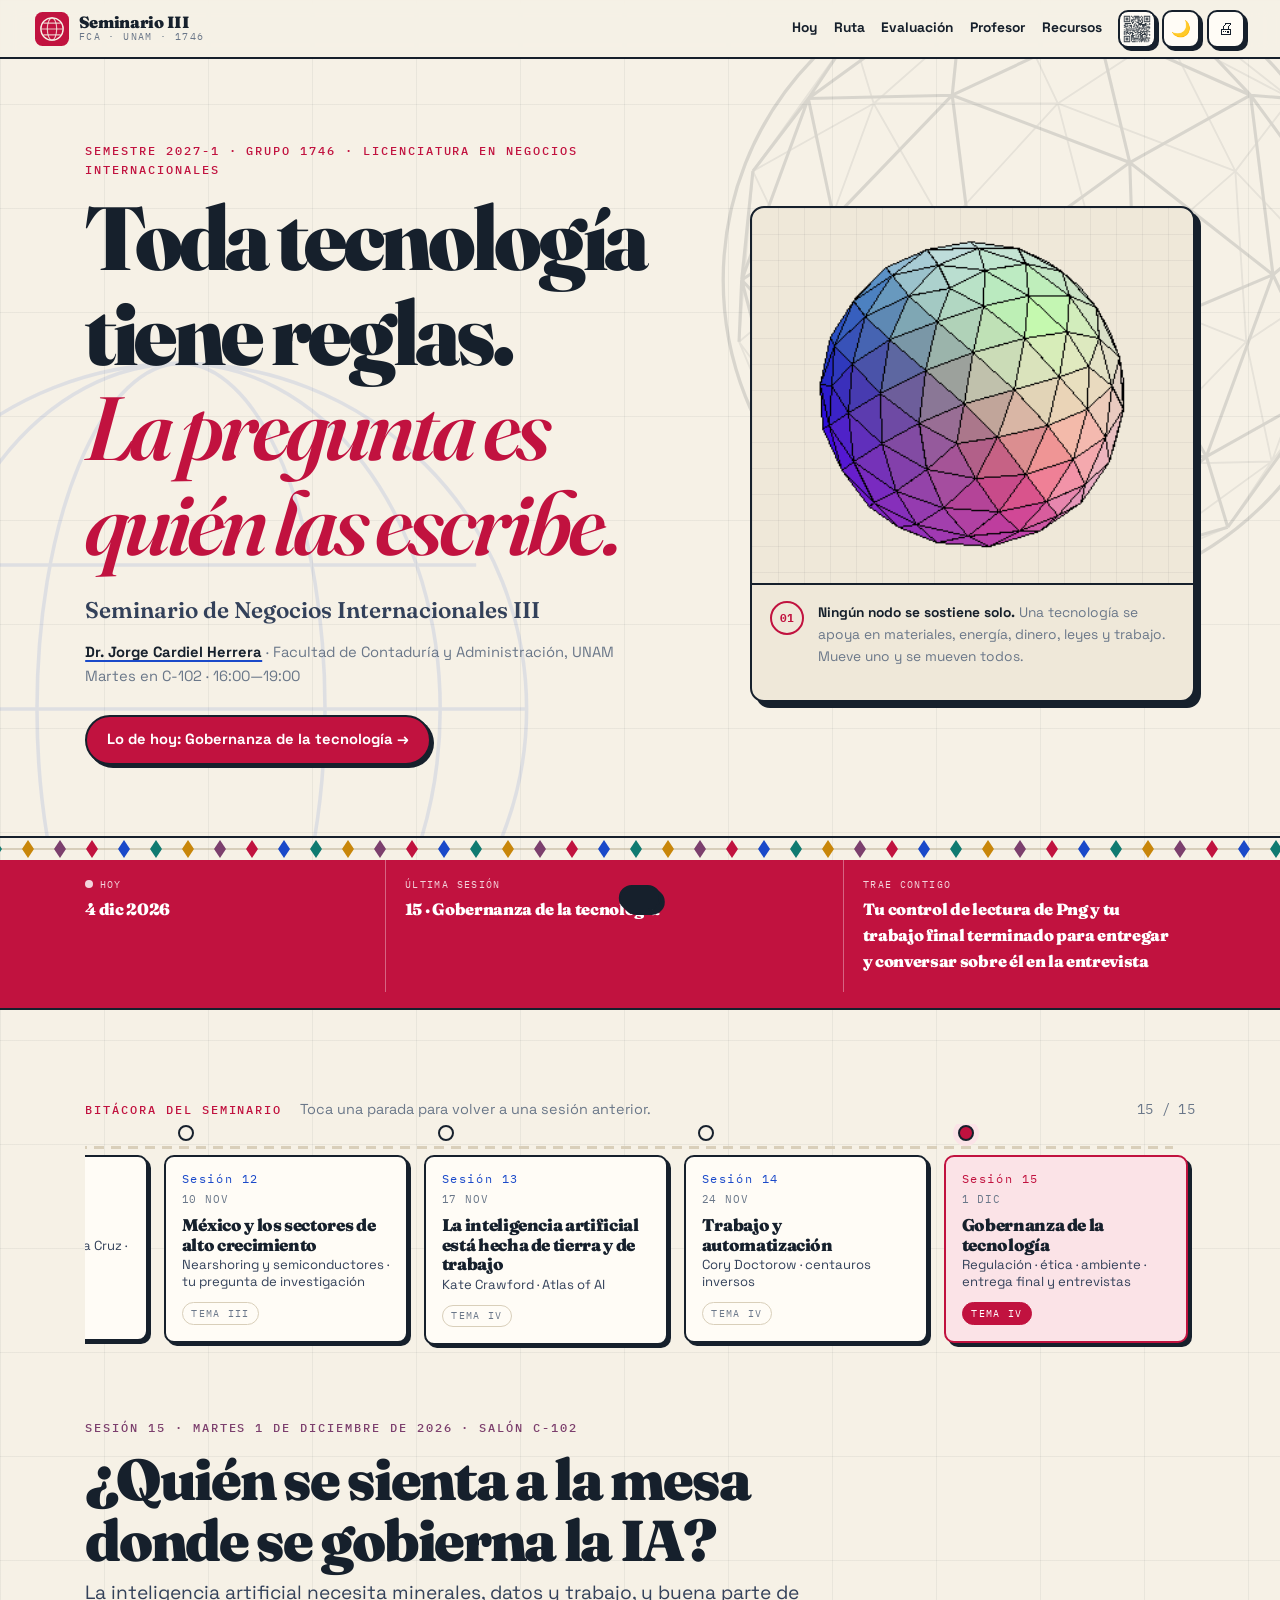
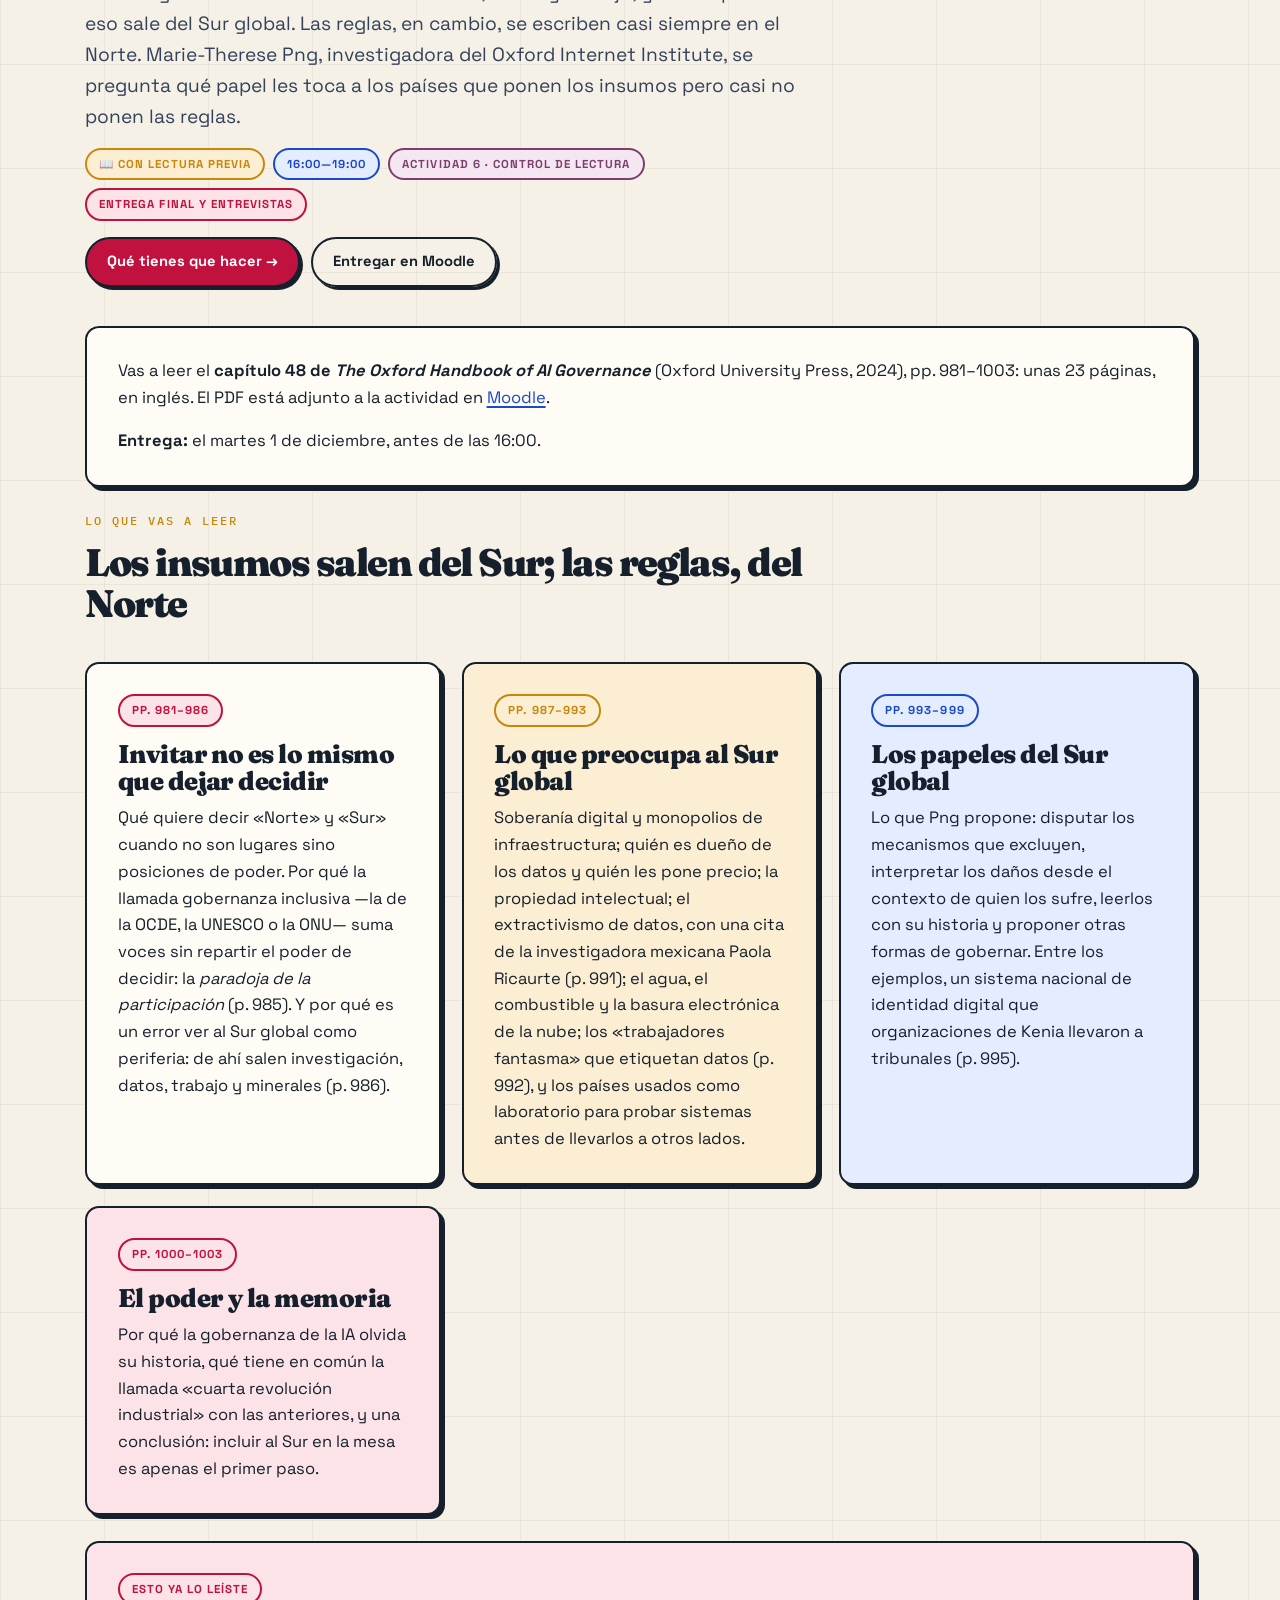
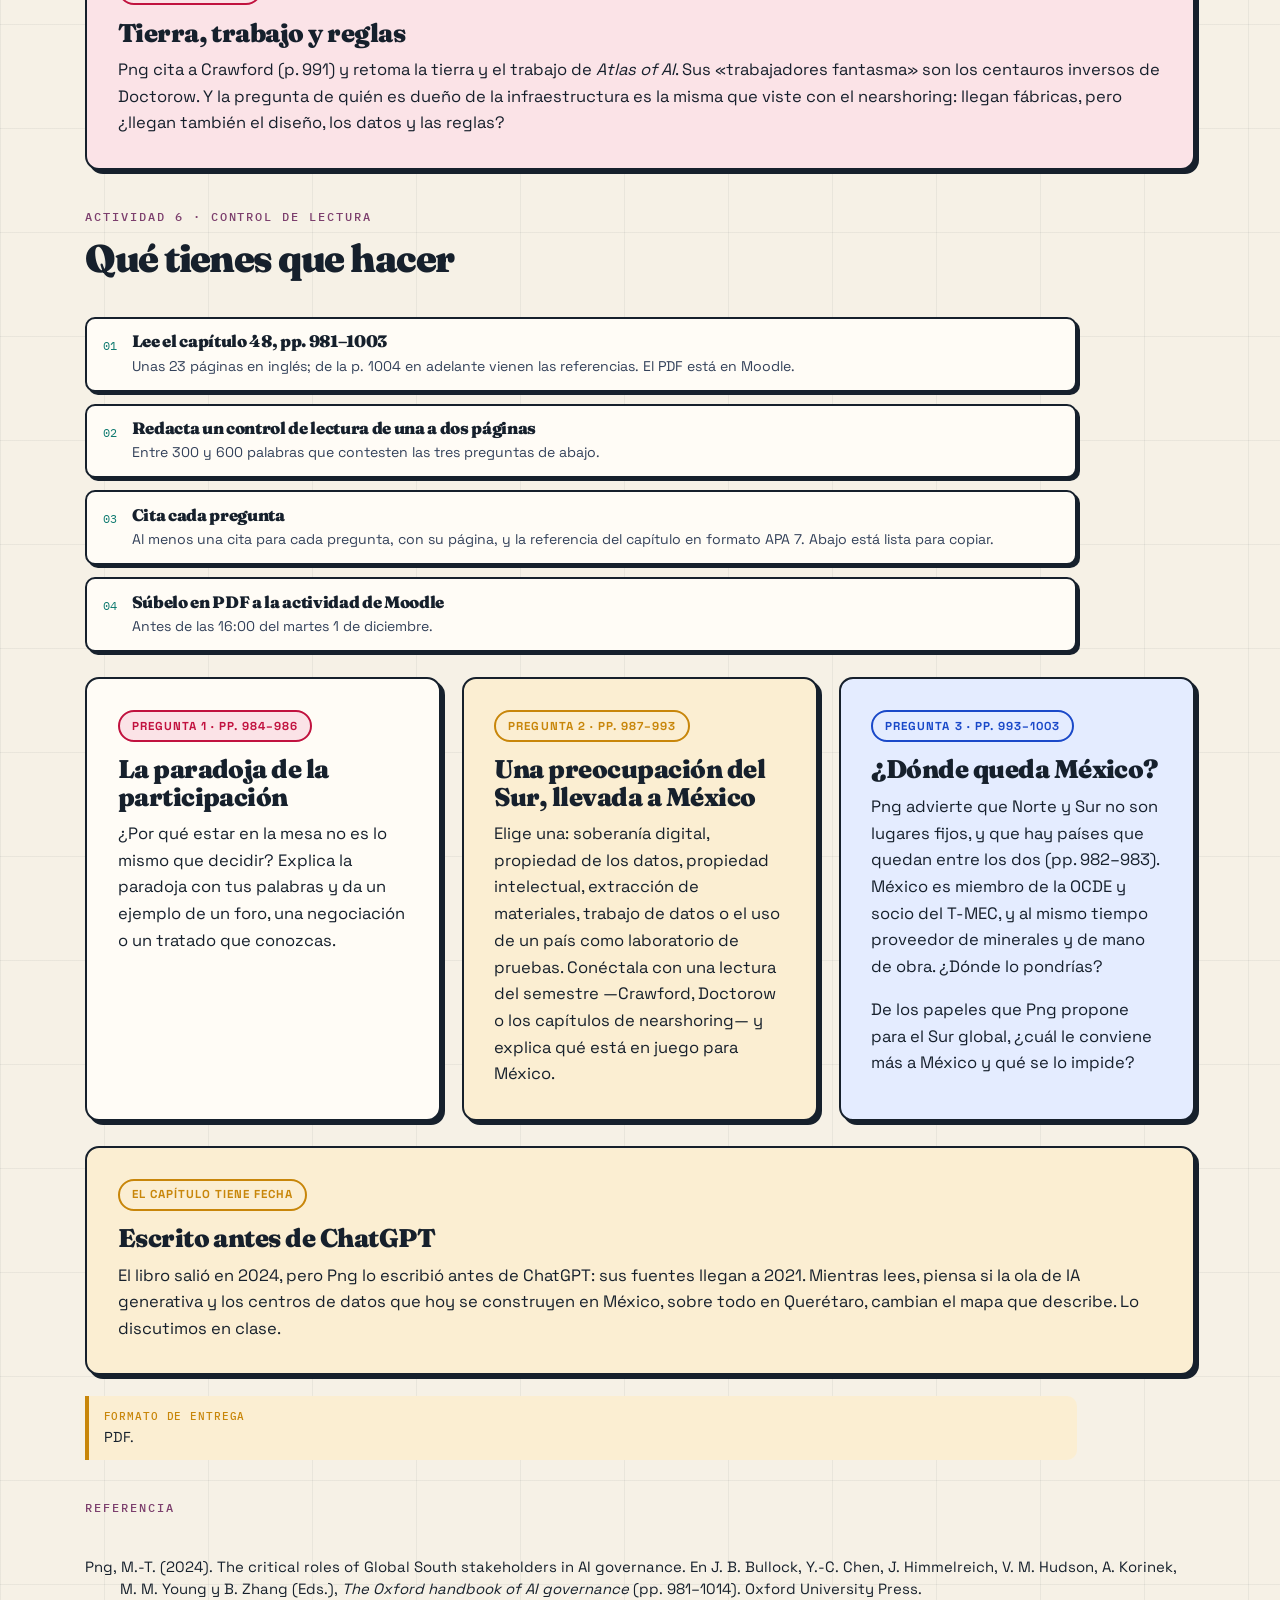
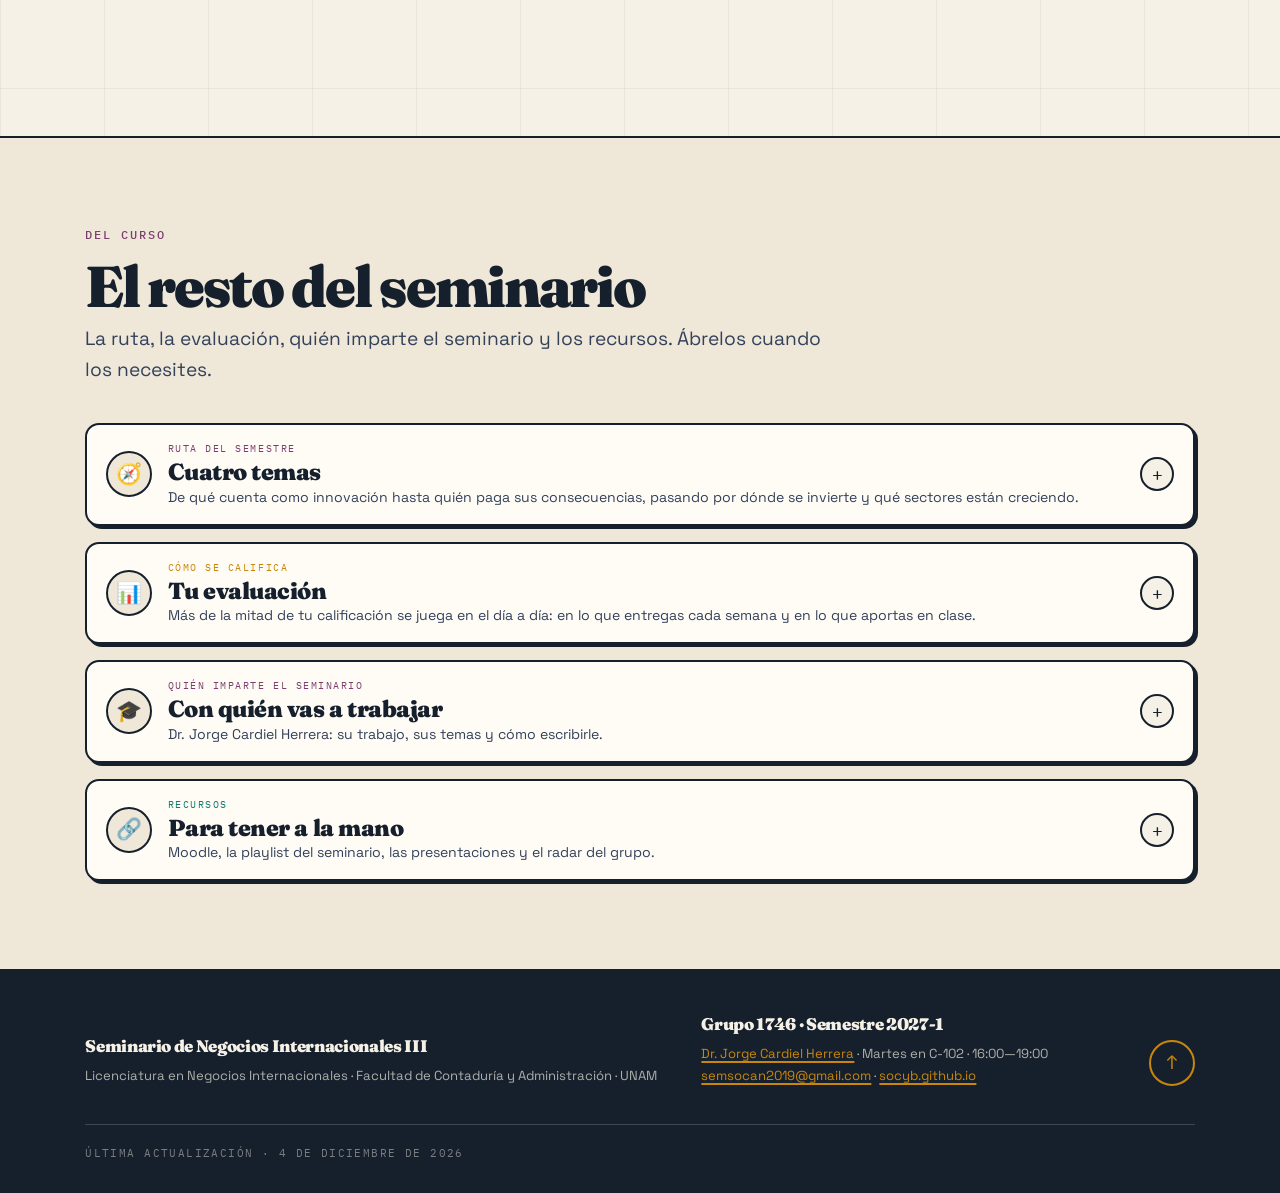
<file: index.html>
<!doctype html>
<html lang="es-MX">
<head>
  <meta charset="utf-8">
  <meta name="viewport" content="width=device-width, initial-scale=1">
  <meta name="theme-color" content="#c1123f">
  <meta name="description" content="Seminario de Negocios Internacionales III · FCA UNAM · Grupo 1746 · Semestre 2027-1. La sesión de hoy, la bitácora de las sesiones anteriores, la ruta del semestre y cómo se evalúa.">
  <meta property="og:title" content="Seminario de Negocios Internacionales III · FCA UNAM · 2027-1">
  <meta property="og:description" content="Página del seminario: la sesión de hoy, la ruta del semestre y cómo se evalúa.">
  <meta property="og:type" content="website">
  <title>Seminario de Negocios Internacionales III · 2027-1 · FCA UNAM</title>
  <link rel="icon" href="data:image/svg+xml,%3Csvg xmlns='http://www.w3.org/2000/svg' viewBox='0 0 32 32'%3E%3Crect width='32' height='32' rx='7' fill='%23c1123f'/%3E%3Ccircle cx='16' cy='16' r='10.5' fill='none' stroke='%23f6f1e6' stroke-width='1.3'/%3E%3Cellipse cx='16' cy='16' rx='4.4' ry='10.5' fill='none' stroke='%23f6f1e6' stroke-width='1.1'/%3E%3Cpath d='M5.5 16h21M8 10.4h16M8 21.6h16' stroke='%23f6f1e6' stroke-width='1.1'/%3E%3C/svg%3E">
  <link rel="preconnect" href="https://fonts.googleapis.com">
  <link rel="preconnect" href="https://fonts.gstatic.com" crossorigin>
  <link rel="stylesheet" href="assets/index/sem3.css?v=2026-11-03">
  <script defer src="assets/index/sem3.js?v=2026-11-03"></script>
</head>
<body>
  <a class="skip-link" href="#sesion-actual">Ir a la sesión de hoy</a>

  <noscript><p class="noscript">Activa JavaScript para ver la sesión que toca, moverte entre las anteriores y guardar tu radar en este dispositivo. Todo lo demás se lee sin problema.</p></noscript>

  <!-- ══════════════════════════ BARRA SUPERIOR ══════════════════════════ -->
  <header class="topbar" id="inicio">
    <a class="brand" href="#inicio">
      <svg class="brand-mark" viewBox="0 0 32 32" aria-hidden="true">
        <rect width="32" height="32" rx="7" fill="var(--guinda)"/>
        <circle cx="16" cy="16" r="10.5" fill="none" stroke="var(--paper)" stroke-width="1.3"/>
        <ellipse cx="16" cy="16" rx="4.4" ry="10.5" fill="none" stroke="var(--paper)" stroke-width="1.1" opacity=".8"/>
        <path d="M5.5 16h21M8 10.4h16M8 21.6h16" stroke="var(--paper)" stroke-width="1.1" opacity=".8"/>
      </svg>
      <span class="brand-text">
        <strong>Seminario III</strong>
        <small>FCA · UNAM · 1746</small>
      </span>
    </a>
    <nav class="topnav" aria-label="Secciones del curso">
      <a href="#sesion-actual">Hoy</a>
      <a href="#ruta">Ruta</a>
      <a href="#evaluacion">Evaluación</a>
      <a href="#profesor">Profesor</a>
      <a href="#recursos">Recursos</a>
    </nav>
    <div class="topbar-actions">
      <button class="qr-btn" id="qrBtn" type="button" title="Ver el código QR de esta página en grande" aria-label="Ver el código QR de esta página en grande" aria-haspopup="dialog">
        <img src="assets/index/qr-sem3.svg" alt="Código QR de esta página" width="34" height="34" decoding="async">
      </button>
      <button class="icon-btn" id="themeToggle" type="button" title="Cambiar entre modo claro y oscuro" aria-label="Cambiar entre modo claro y oscuro">🌙</button>
      <button class="icon-btn" id="printBtn" type="button" title="Imprimir esta página" aria-label="Imprimir esta página">🖨</button>
    </div>
  </header>

  <!-- ══════════════════════════════ PORTADA ═════════════════════════════ -->
  <section class="hero">
    <div class="hero-bg" aria-hidden="true">
      <svg class="hero-rose" viewBox="0 0 200 200" fill="none" stroke="currentColor">
        <circle cx="100" cy="100" r="96" stroke-width="1"/>
        <path stroke-width=".55" opacity=".55" d="M43.1 25.1L89.0 11.9M43.1 25.1L49.6 46.5M43.1 25.1L13.0 67.0M138.1 25.1L132.6 10.9M138.1 25.1L89.0 11.9M138.1 25.1L105.4 46.5M138.1 25.1L176.0 45.0M138.1 25.1L159.2 67.0M156.9 174.9L123.2 189.1M156.9 174.9L170.2 155.0M82.6 176.6L72.8 135.6M82.6 176.6L36.2 156.0M82.6 176.6L67.4 189.1M82.6 176.6L123.2 189.1M82.6 176.6L126.6 156.0M71.1 84.0L105.4 46.5M71.1 84.0L49.6 46.5M71.1 84.0L29.4 101.6M71.1 84.0L72.8 135.6M71.1 84.0L119.8 101.6M162.5 118.7L159.2 67.0M162.5 118.7L119.8 101.6M162.5 118.7L126.6 156.0M162.5 118.7L170.2 155.0M162.5 118.7L190.4 100.0M191.2 81.3L190.4 100.0M8.8 118.7L29.4 101.6M8.8 118.7L13.0 67.0M8.8 118.7L24.0 155.0M8.8 118.7L36.2 156.0M76.8 10.9L89.0 11.9M132.6 10.9L89.0 11.9M132.6 10.9L176.0 45.0M89.0 11.9L105.4 46.5M89.0 11.9L49.6 46.5M105.4 46.5L49.6 46.5M105.4 46.5L159.2 67.0M105.4 46.5L119.8 101.6M49.6 46.5L29.4 101.6M49.6 46.5L13.0 67.0M29.4 101.6L13.0 67.0M29.4 101.6L72.8 135.6M29.4 101.6L36.2 156.0M176.0 45.0L159.2 67.0M176.0 45.0L190.4 100.0M24.0 155.0L36.2 156.0M72.8 135.6L36.2 156.0M72.8 135.6L119.8 101.6M72.8 135.6L126.6 156.0M36.2 156.0L67.4 189.1M159.2 67.0L119.8 101.6M159.2 67.0L190.4 100.0M119.8 101.6L126.6 156.0M187.0 133.0L170.2 155.0M187.0 133.0L190.4 100.0M67.4 189.1L123.2 189.1M123.2 189.1L126.6 156.0M123.2 189.1L170.2 155.0M126.6 156.0L170.2 155.0M170.2 155.0L190.4 100.0"/>
        <path stroke-width=".95" d="M43.1 25.1L29.8 45.0M43.1 25.1L76.8 10.9M61.9 174.9L24.0 155.0M61.9 174.9L40.8 133.0M61.9 174.9L94.6 153.5M61.9 174.9L111.0 188.1M61.9 174.9L67.4 189.1M156.9 174.9L187.0 133.0M156.9 174.9L150.4 153.5M156.9 174.9L111.0 188.1M128.9 116.0L80.2 98.4M128.9 116.0L127.2 64.4M128.9 116.0L170.6 98.4M128.9 116.0L150.4 153.5M128.9 116.0L94.6 153.5M117.4 23.4L73.4 44.0M117.4 23.4L76.8 10.9M117.4 23.4L132.6 10.9M117.4 23.4L163.8 44.0M117.4 23.4L127.2 64.4M191.2 81.3L163.8 44.0M191.2 81.3L176.0 45.0M191.2 81.3L187.0 133.0M191.2 81.3L170.6 98.4M8.8 118.7L9.6 100.0M37.5 81.3L29.8 45.0M37.5 81.3L73.4 44.0M37.5 81.3L9.6 100.0M37.5 81.3L80.2 98.4M37.5 81.3L40.8 133.0M29.8 45.0L73.4 44.0M29.8 45.0L76.8 10.9M29.8 45.0L13.0 67.0M29.8 45.0L9.6 100.0M73.4 44.0L76.8 10.9M73.4 44.0L80.2 98.4M73.4 44.0L127.2 64.4M76.8 10.9L132.6 10.9M132.6 10.9L163.8 44.0M13.0 67.0L9.6 100.0M9.6 100.0L24.0 155.0M9.6 100.0L40.8 133.0M163.8 44.0L176.0 45.0M163.8 44.0L127.2 64.4M163.8 44.0L170.6 98.4M80.2 98.4L127.2 64.4M80.2 98.4L40.8 133.0M80.2 98.4L94.6 153.5M127.2 64.4L170.6 98.4M24.0 155.0L40.8 133.0M24.0 155.0L67.4 189.1M40.8 133.0L94.6 153.5M187.0 133.0L170.6 98.4M187.0 133.0L150.4 153.5M170.6 98.4L150.4 153.5M150.4 153.5L94.6 153.5M150.4 153.5L111.0 188.1M94.6 153.5L111.0 188.1M111.0 188.1L67.4 189.1M111.0 188.1L123.2 189.1"/>
      </svg>
      <svg class="hero-arc" viewBox="0 0 200 200" fill="none" stroke="currentColor">
        <circle cx="100" cy="100" r="96" stroke-width="1"/>
        <ellipse cx="100" cy="100" rx="40" ry="96" stroke-width="1"/>
        <ellipse cx="100" cy="100" rx="72" ry="96" stroke-width="1"/>
        <path d="M4 100h192M18 60h164M18 140h164" stroke-width="1"/>
      </svg>
    </div>

    <div class="hero-inner">
      <div class="hero-copy">
        <p class="kicker">Semestre 2027-1 · Grupo 1746 · Licenciatura en Negocios Internacionales</p>
        <h1 class="hero-title">Ninguna tecnología llega sola.<br><em>Alguien decide. Alguien paga.</em></h1>
        <p class="hero-sub">Seminario de Negocios Internacionales III</p>
        <p class="hero-meta"><a href="#profesor"><b>Dr. Jorge Cardiel Herrera</b></a> · Facultad de Contaduría y Administración, UNAM<br>Martes en C-102 · 16:00—19:00</p>

        <div class="cta-row">
          <a class="btn btn-primary" href="#sesion-actual" id="heroCta">Lo de esta sesión →</a>
        </div>
      </div>

      <figure class="frame is-plate">
        <img src="assets/index/geode.gif" alt="Esfera geodésica que gira: una retícula de triángulos donde cada vértice está unido a los demás." width="242" height="242">
        <figcaption>
          <b>01</b>
          <p><strong>Ningún nodo se sostiene solo.</strong> Una tecnología se apoya en materiales, energía, dinero, leyes y trabajo. Mueve uno y se mueven todos.</p>
        </figcaption>
      </figure>
    </div>
  </section>

  <div class="band" aria-hidden="true"></div>

  <!-- ═════════════════════════════ HOY ══════════════════════════════════ -->
  <section class="nowbar" aria-label="Información de hoy">
    <div class="nowbar-inner">
      <p class="nowbar-item"><span><i class="live-dot" aria-hidden="true"></i>Hoy</span><strong id="todayDate">—</strong></p>
      <p class="nowbar-item"><span id="activeWhen">Sesión</span><strong id="activeSession">—</strong></p>
      <p class="nowbar-item"><span>Trae contigo</span><strong id="todayBring">—</strong></p>
    </div>
  </section>

  <!-- ═════════════════ BITÁCORA · LA LÍNEA DEL SEMINARIO ════════════════ -->
  <section class="section" id="sesion-actual" aria-label="La sesión de hoy y la bitácora del seminario">
    <div class="wrap">
      <div class="tl-head">
        <p class="kicker">Bitácora del seminario</p>
        <p class="tl-hint">Toca una parada para volver a una sesión anterior.</p>
        <p class="mono muted" id="sessionCount"></p>
      </div>

      <div class="timeline" id="timeline">
        <div class="tl-track" id="tlTrack" role="tablist" aria-label="Sesiones del seminario"></div>
      </div>

      <!-- ─────────── SESIÓN 15 · PNG · EL SUR GLOBAL EN LA GOBERNANZA DE LA IA ─────────── -->
      <div class="session-panel" id="panel-15" data-sesion="15" role="tabpanel" aria-labelledby="tab-15" tabindex="-1" hidden>
        <div class="section-head">
          <p class="kicker k-plum">Sesión 15 · Martes 1 de diciembre de 2026 · Salón C-102</p>
          <h2>¿Quién se sienta a la mesa donde se gobierna la IA?</h2>
          <p class="lead">La inteligencia artificial necesita minerales, datos y trabajo, y buena parte de eso sale del Sur global. Las reglas, en cambio, se escriben casi siempre en el Norte. Marie-Therese Png, investigadora del Oxford Internet Institute, se pregunta qué papel les toca a los países que ponen los insumos pero casi no ponen las reglas.</p>
          <p style="margin-top:1rem;display:flex;flex-wrap:wrap;gap:.5rem">
            <span class="pill pill-amber">📖 Con lectura previa</span>
            <span class="pill pill-blue">16:00—19:00</span>
            <span class="pill pill-plum">Actividad 6 · control de lectura</span>
            <span class="pill">Entrega final y entrevistas</span>
          </p>
          <div class="cta-row">
            <a class="btn btn-primary" href="#actividad-15">Qué tienes que hacer →</a>
            <a class="btn btn-ghost" href="https://negociosinternacionales.fca.unam.mx" target="_blank" rel="noopener noreferrer">Entregar en Moodle</a>
          </div>
        </div>

        <article class="card" style="margin-bottom:1.6rem">
          <p>Vas a leer el <strong>capítulo 48 de <em>The Oxford Handbook of AI Governance</em></strong> (Oxford University Press, 2024), pp. 981–1003: unas 23 páginas, en inglés. El PDF está adjunto a la actividad en <a href="https://negociosinternacionales.fca.unam.mx" target="_blank" rel="noopener noreferrer">Moodle</a>.</p>
          <p style="margin-bottom:0"><strong>Entrega:</strong> el martes 1 de diciembre, antes de las 16:00.</p>
        </article>

        <!-- Lo que vas a leer -->
        <div class="section-head" id="lecturas-15">
          <p class="kicker k-amber">Lo que vas a leer</p>
          <h2 style="font-size:clamp(1.7rem,3.6vw,2.4rem)">Los insumos salen del Sur; las reglas, del Norte</h2>
        </div>

        <div class="grid-2" style="margin-bottom:1.6rem">
          <article class="card">
            <span class="pill">pp. 981–986</span>
            <h3 style="margin-top:.9rem">Invitar no es lo mismo que dejar decidir</h3>
            <p style="margin-bottom:0">Qué quiere decir «Norte» y «Sur» cuando no son lugares sino posiciones de poder. Por qué la llamada gobernanza inclusiva —la de la OCDE, la UNESCO o la ONU— suma voces sin repartir el poder de decidir: la <em>paradoja de la participación</em> (p. 985). Y por qué es un error ver al Sur global como periferia: de ahí salen investigación, datos, trabajo y minerales (p. 986).</p>
          </article>
          <article class="card" style="background:var(--tint-amber)">
            <span class="pill pill-amber">pp. 987–993</span>
            <h3 style="margin-top:.9rem">Lo que preocupa al Sur global</h3>
            <p style="margin-bottom:0">Soberanía digital y monopolios de infraestructura; quién es dueño de los datos y quién les pone precio; la propiedad intelectual; el extractivismo de datos, con una cita de la investigadora mexicana Paola Ricaurte (p. 991); el agua, el combustible y la basura electrónica de la nube; los «trabajadores fantasma» que etiquetan datos (p. 992), y los países usados como laboratorio para probar sistemas antes de llevarlos a otros lados.</p>
          </article>
          <article class="card" style="background:var(--tint-blue)">
            <span class="pill pill-blue">pp. 993–999</span>
            <h3 style="margin-top:.9rem">Los papeles del Sur global</h3>
            <p style="margin-bottom:0">Lo que Png propone: disputar los mecanismos que excluyen, interpretar los daños desde el contexto de quien los sufre, leerlos con su historia y proponer otras formas de gobernar. Entre los ejemplos, un sistema nacional de identidad digital que organizaciones de Kenia llevaron a tribunales (p. 995).</p>
          </article>
          <article class="card" style="background:var(--tint-red)">
            <span class="pill">pp. 1000–1003</span>
            <h3 style="margin-top:.9rem">El poder y la memoria</h3>
            <p style="margin-bottom:0">Por qué la gobernanza de la IA olvida su historia, qué tiene en común la llamada «cuarta revolución industrial» con las anteriores, y una conclusión: incluir al Sur en la mesa es apenas el primer paso.</p>
          </article>
        </div>

        <article class="card" style="background:var(--tint-red);margin-bottom:2.4rem">
          <span class="pill">Esto ya lo leíste</span>
          <h3 style="margin-top:.9rem">Tierra, trabajo y reglas</h3>
          <p style="margin-bottom:0">Png cita a Crawford (p. 991) y retoma la tierra y el trabajo de <em>Atlas of AI</em>. Sus «trabajadores fantasma» son los centauros inversos de Doctorow. Y la pregunta de quién es dueño de la infraestructura es la misma que viste con el nearshoring: llegan fábricas, pero ¿llegan también el diseño, los datos y las reglas?</p>
        </article>

        <!-- La actividad -->
        <div class="section-head" id="actividad-15">
          <p class="kicker k-plum">Actividad 6 · Control de lectura</p>
          <h2 style="font-size:clamp(1.7rem,3.6vw,2.4rem)">Qué tienes que hacer</h2>
        </div>

        <ol class="check-list" style="margin-bottom:1.6rem;max-width:62rem">
          <li><div><strong>Lee el capítulo 48, pp. 981–1003</strong><span>Unas 23 páginas en inglés; de la p. 1004 en adelante vienen las referencias. El PDF está en Moodle.</span></div></li>
          <li><div><strong>Redacta un control de lectura de una a dos páginas</strong><span>Entre 300 y 600 palabras que contesten las tres preguntas de abajo.</span></div></li>
          <li><div><strong>Cita cada pregunta</strong><span>Al menos una cita para cada pregunta, con su página, y la referencia del capítulo en formato APA 7. Abajo está lista para copiar.</span></div></li>
          <li><div><strong>Súbelo en PDF a la actividad de Moodle</strong><span>Antes de las 16:00 del martes 1 de diciembre.</span></div></li>
        </ol>

        <div class="grid-3" style="margin-bottom:1.6rem">
          <article class="card">
            <span class="pill">Pregunta 1 · pp. 984–986</span>
            <h3 style="margin-top:.9rem">La paradoja de la participación</h3>
            <p style="margin-bottom:0">¿Por qué estar en la mesa no es lo mismo que decidir? Explica la paradoja con tus palabras y da un ejemplo de un foro, una negociación o un tratado que conozcas.</p>
          </article>
          <article class="card" style="background:var(--tint-amber)">
            <span class="pill pill-amber">Pregunta 2 · pp. 987–993</span>
            <h3 style="margin-top:.9rem">Una preocupación del Sur, llevada a México</h3>
            <p style="margin-bottom:0">Elige una: soberanía digital, propiedad de los datos, propiedad intelectual, extracción de materiales, trabajo de datos o el uso de un país como laboratorio de pruebas. Conéctala con una lectura del semestre —Crawford, Doctorow o los capítulos de nearshoring— y explica qué está en juego para México.</p>
          </article>
          <article class="card" style="background:var(--tint-blue)">
            <span class="pill pill-blue">Pregunta 3 · pp. 993–1003</span>
            <h3 style="margin-top:.9rem">¿Dónde queda México?</h3>
            <p>Png advierte que Norte y Sur no son lugares fijos, y que hay países que quedan entre los dos (pp. 982–983). México es miembro de la OCDE y socio del T-MEC, y al mismo tiempo proveedor de minerales y de mano de obra. ¿Dónde lo pondrías?</p>
            <p style="margin-bottom:0">De los papeles que Png propone para el Sur global, ¿cuál le conviene más a México y qué se lo impide?</p>
          </article>
        </div>

        <article class="card" style="background:var(--tint-amber);margin-bottom:1.3rem">
          <span class="pill pill-amber">El capítulo tiene fecha</span>
          <h3 style="margin-top:.9rem">Escrito antes de ChatGPT</h3>
          <p style="margin-bottom:0">El libro salió en 2024, pero Png lo escribió antes de ChatGPT: sus fuentes llegan a 2021. Mientras lees, piensa si la ola de IA generativa y los centros de datos que hoy se construyen en México, sobre todo en Querétaro, cambian el mapa que describe. Lo discutimos en clase.</p>
        </article>

        <p class="bridge" style="margin-bottom:2.4rem;max-width:62rem"><b>Formato de entrega</b>PDF.</p>

        <div class="section-head">
          <p class="kicker k-plum">Referencia</p>
        </div>
        <ul class="refs" style="margin-bottom:3rem">
          <li>Png, M.-T. (2024). The critical roles of Global South stakeholders in AI governance. En J. B. Bullock, Y.-C. Chen, J. Himmelreich, V. M. Hudson, A. Korinek, M. M. Young y B. Zhang (Eds.), <em>The Oxford handbook of AI governance</em> (pp. 981–1014). Oxford University Press.</li>
        </ul>
      </div>

      <!-- ─────────── SESIÓN 14 · DOCTOROW · CENTAUROS INVERSOS ─────────── -->
      <div class="session-panel" id="panel-14" data-sesion="14" role="tabpanel" aria-labelledby="tab-14" tabindex="-1" hidden>
        <div class="section-head">
          <p class="kicker k-plum">Sesión 14 · Martes 24 de noviembre de 2026 · Salón C-102</p>
          <h2>¿La máquina trabaja para ti, o tú para la máquina?</h2>
          <p class="lead">Cory Doctorow es escritor de ciencia ficción, periodista y activista; lleva más de veinte años trabajando con la Electronic Frontier Foundation. En <em>The Reverse Centaur’s Guide to Life After AI</em> (MCD / Farrar, Straus and Giroux, 2026) no pregunta qué puede hacer la inteligencia artificial, sino para quién lo hace y a quién se lo hace.</p>
          <p style="margin-top:1rem;display:flex;flex-wrap:wrap;gap:.5rem">
            <span class="pill pill-amber">📖 Con lectura previa</span>
            <span class="pill pill-blue">16:00—19:00</span>
            <span class="pill pill-plum">Actividad 5 · control de lectura</span>
          </p>
          <div class="cta-row">
            <a class="btn btn-primary" href="#actividad-14">Qué tienes que hacer →</a>
            <a class="btn btn-ghost" href="https://negociosinternacionales.fca.unam.mx" target="_blank" rel="noopener noreferrer">Entregar en Moodle</a>
          </div>
        </div>

        <a class="link-card is-blue" href="presentacion_s14.html" target="_blank" rel="noopener" style="margin-bottom:1.6rem">
          <span class="pill pill-blue">La presentación</span>
          <h3>¿Para quién trabaja la máquina?</h3>
          <p>Centauros e inversos, la cita completa de Marx que retoma Crawford, KPI y P/E con números, el concurso de belleza de Keynes, las noticias que trajeron al foro, un glosario inglés–español y la actividad por equipo.</p>
          <p class="go">Abrir la presentación →</p>
        </a>

        <a class="link-card is-teal" href="dinamica-equipos.html" target="_blank" rel="noopener" style="margin-bottom:1.6rem">
          <span class="pill pill-teal">Trabajo final · actividad en equipo</span>
          <h3>Falta una semana. ¿Cómo van?</h3>
          <p>Una brújula escoge al equipo que sigue. Cuenten qué tipo de trabajo van a entregar y en qué van, contesten tres preguntas sobre lo que ya entregaron y llévense las ideas de los demás equipos.</p>
          <p class="go">Abrir la dinámica →</p>
        </a>

        <article class="card" style="margin-bottom:1.6rem">
          <p>Vas a leer la <strong>introducción y la primera parte del libro, «Before»</strong>: unas 50 páginas, en inglés. El PDF con las dos partes está adjunto a la actividad en <a href="https://negociosinternacionales.fca.unam.mx" target="_blank" rel="noopener noreferrer">Moodle</a>.</p>
          <p style="margin-bottom:0"><strong>Entrega:</strong> el martes 24 de noviembre, antes de las 16:00.</p>
        </article>

        <!-- Lo que vas a leer -->
        <div class="section-head" id="lecturas-14">
          <p class="kicker k-amber">Lo que vas a leer</p>
          <h2 style="font-size:clamp(1.7rem,3.6vw,2.4rem)">Un centauro, una caja registradora y unas cuentas muy raras</h2>
        </div>

        <div class="grid-2" style="margin-bottom:1.6rem">
          <article class="card">
            <span class="pill">Introducción · pp. 3–15</span>
            <h3 style="margin-top:.9rem">Centauros y centauros inversos</h3>
            <p style="margin-bottom:0">Dos escritores independientes usan IA en 2025. A uno le toca firmar una lista de lecturas de verano en la que diez de los quince libros no existen; el otro transcribe cuarenta horas de podcasts y encuentra en minutos la cita que buscaba. Para explicar la diferencia, Doctorow toma de la teoría de la automatización dos figuras: el centauro, la persona a la que la máquina ayuda, y el centauro inverso, la persona puesta al servicio de la máquina. Aquí también aparece el «inevitabilismo»: la idea de que una tecnología solo puede usarse de una manera.</p>
          </article>
          <article class="card" style="background:var(--tint-red)">
            <span class="pill">Before · pp. 19–25</span>
            <h3 style="margin-top:.9rem">How We Got Here</h3>
            <p style="margin-bottom:0">La <em>criti-hype</em>: la crítica que, por exagerar lo que puede hacer una tecnología, termina haciéndole publicidad, como pasó con la publicidad subliminal de los años cincuenta. Y un caso real: el chatbot de Air Canada le inventó a un cliente una política de tarifas, y el cliente tardó más de dos años en recuperar su dinero.</p>
          </article>
          <article class="card" style="background:var(--tint-amber)">
            <span class="pill pill-amber">Before · pp. 26–28</span>
            <h3 style="margin-top:.9rem">Against Inevitabilism</h3>
            <p style="margin-bottom:0">La historia de la caja registradora: la misma máquina puede quitarle poder al cajero o liberarle tiempo, según quién decida cómo se reparten sus beneficios. Tres páginas que sostienen el resto del libro.</p>
          </article>
          <article class="card" style="background:var(--tint-blue)">
            <span class="pill pill-blue">Before · pp. 29–55</span>
            <h3 style="margin-top:.9rem">Really Weird Math</h3>
            <p style="margin-bottom:0">Por qué una empresa que crece vale en bolsa mucho más que una madura con las mismas ventas, y qué hacen las tecnológicas para que el mercado siga creyendo que crecen: la contabilidad entre Microsoft y OpenAI, los indicadores (KPI) y la ley de Goodhart, Google+, el «giro al video» de Facebook y los botones de IA que aparecen en tu teléfono sin que los pidas. Cierra con NVIDIA.</p>
          </article>
        </div>

        <article class="card" style="background:var(--tint-red);margin-bottom:2.4rem">
          <span class="pill">Esto pasó la semana pasada</span>
          <h3 style="margin-top:.9rem">NVIDIA se quedó sin su fundador</h3>
          <p style="margin-bottom:0">El 12 de noviembre, Jensen Huang, que fundó NVIDIA en 1993 y la dirigió desde entonces, dejó la dirección general y el consejo de la empresa. NVIDIA fabrica los chips con los que funcionan casi todos los centros de datos de inteligencia artificial. Doctorow escribió antes de esa noticia, pero las pp. 44–45 y 55 explican por qué lo que le pasa a una sola empresa mueve a toda la bolsa de Estados Unidos.</p>
        </article>

        <!-- La actividad -->
        <div class="section-head" id="actividad-14">
          <p class="kicker k-plum">Actividad 5 · Control de lectura</p>
          <h2 style="font-size:clamp(1.7rem,3.6vw,2.4rem)">Qué tienes que hacer</h2>
        </div>

        <ol class="check-list" style="margin-bottom:1.6rem;max-width:62rem">
          <li><div><strong>Lee la introducción y la primera parte, «Before»</strong><span>Unas 50 páginas en inglés. El PDF está en Moodle.</span></div></li>
          <li><div><strong>Redacta un control de lectura de una a dos páginas</strong><span>Entre 300 y 600 palabras que contesten las tres preguntas de abajo.</span></div></li>
          <li><div><strong>Cita cada pregunta</strong><span>Al menos una cita para cada pregunta, con su página, y la referencia del libro en formato APA 7. Abajo está lista para copiar.</span></div></li>
          <li><div><strong>Súbelo en PDF a la actividad de Moodle</strong><span>Antes de las 16:00 del martes 24 de noviembre.</span></div></li>
        </ol>

        <div class="grid-3" style="margin-bottom:1.6rem">
          <article class="card" style="background:var(--tint-red)">
            <span class="pill">Pregunta 1 · Introducción y «How We Got Here»</span>
            <h3 style="margin-top:.9rem">Centauro o centauro inverso</h3>
            <p>Explica la diferencia entre un centauro y un centauro inverso con un ejemplo tuyo o de alguien que conozcas.</p>
            <p style="margin-bottom:0">Después vuelve al caso de Air Canada (pp. 24–25): ¿quién paga cuando el chatbot se equivoca? ¿Qué tiene en común con la <em>fauxtomation</em> que leíste en Crawford?</p>
          </article>
          <article class="card" style="background:var(--tint-amber)">
            <span class="pill pill-amber">Pregunta 2 · «Against Inevitabilism»</span>
            <h3 style="margin-top:.9rem">La caja registradora</h3>
            <p style="margin-bottom:0">Elige una tecnología que haya llegado a un trabajo que conozcas —cajas de autocobro, apps de reparto, un sistema de turnos, un chatbot de atención— y contesta la pregunta de Doctorow: ¿para quién trabaja y a quién se le aplica? ¿Qué tendría que cambiar para que sus beneficios se repartieran de otra manera?</p>
          </article>
          <article class="card" style="background:var(--tint-blue)">
            <span class="pill pill-blue">Pregunta 3 · «Really Weird Math»</span>
            <h3 style="margin-top:.9rem">Las cuentas de la burbuja</h3>
            <p>Explica con tus palabras por qué una empresa que crece vale mucho más que una madura con las mismas ventas (el taxi y la app, pp. 35–38), y qué pasa con un indicador cuando se vuelve meta (la ley de Goodhart).</p>
            <p style="margin-bottom:0">Luego lleva el argumento a NVIDIA: con lo que cuenta Doctorow en las pp. 44–45 y 55, ¿por qué una sola noticia puede mover tanto su acción? Piensa en lo que pasó el 12 de noviembre.</p>
          </article>
        </div>

        <article class="card" style="background:var(--tint-amber);margin-bottom:1.3rem">
          <span class="pill pill-amber">Lee con lupa</span>
          <h3 style="margin-top:.9rem">Doctorow no es neutral, y lo dice</h3>
          <p style="margin-bottom:0">Escribe con humor, con enojo y desde un lado de la discusión. Mientras lees, separa los datos que da, con su fuente, de sus opiniones. En la primera sesión, 15 de los 39 radares del grupo pedían salir del seminario sabiendo detectar promesas infladas. Este libro te da herramientas para eso, y también hay que leerlo con ellas. Lo discutimos en clase.</p>
        </article>

        <p class="bridge" style="margin-bottom:2.4rem;max-width:62rem"><b>Formato de entrega</b>PDF.</p>

        <div class="section-head">
          <p class="kicker k-plum">Referencia</p>
        </div>
        <ul class="refs" style="margin-bottom:3rem">
          <li>Doctorow, C. (2026). <em>The reverse centaur’s guide to life after AI: How to think about artificial intelligence—before it’s too late</em>. MCD/Farrar, Straus and Giroux.</li>
        </ul>
      </div>

      <!-- ─────────── SESIÓN 13 · ATLAS OF AI · TIERRA Y TRABAJO ─────────── -->
      <div class="session-panel" id="panel-13" data-sesion="13" role="tabpanel" aria-labelledby="tab-13" tabindex="-1" hidden>
        <div class="section-head">
          <p class="kicker k-plum">Sesión 13 · Martes 17 de noviembre de 2026 · Salón C-102</p>
          <h2>La inteligencia artificial está hecha de tierra y de trabajo</h2>
          <p class="lead">Kate Crawford, investigadora de la inteligencia artificial, se propuso algo poco común: en vez de explicar cómo funciona un modelo, fue a los lugares de donde sale. Una mina de litio en Nevada, una refinería de tierras raras en China, un almacén de Amazon en Nueva Jersey. En <em>Atlas of AI</em> (Yale University Press, 2021) cuenta lo que encontró. Primero lo discutimos; después tienes una hora para el estado del arte de tu trabajo final.</p>
          <p style="margin-top:1rem;display:flex;flex-wrap:wrap;gap:.5rem">
            <span class="pill pill-amber">📖 Con lectura previa</span>
            <span class="pill pill-blue">16:00—19:00</span>
            <span class="pill pill-plum">Actividad 4 · control de lectura</span>
            <span class="pill pill-teal">Estado del arte</span>
          </p>
          <div class="cta-row">
            <a class="btn btn-primary" href="#actividad-13">Qué tienes que hacer →</a>
            <a class="btn btn-ghost" href="#estado-13">El estado del arte</a>
          </div>
        </div>

        <article class="card" style="margin-bottom:1.6rem">
          <p>Vas a leer la <strong>introducción y los dos primeros capítulos</strong>: unas 85 páginas, en inglés. El PDF con las tres partes está adjunto a la actividad en <a href="https://negociosinternacionales.fca.unam.mx" target="_blank" rel="noopener noreferrer">Moodle</a>.</p>
          <p style="margin-bottom:0"><strong>Entrega:</strong> el martes 17 de noviembre, antes de las 16:00.</p>
        </article>

        <!-- Lo que vas a leer -->
        <div class="section-head" id="lecturas-13">
          <p class="kicker k-amber">Lo que vas a leer</p>
          <h2 style="font-size:clamp(1.7rem,3.6vw,2.4rem)">Una pregunta, una mina y un almacén</h2>
        </div>

        <div class="grid-3" style="margin-bottom:1.6rem">
          <article class="card">
            <span class="pill">Introducción · pp. 1–21</span>
            <h3 style="margin-top:.9rem">The Smartest Horse in the World</h3>
            <p style="margin-bottom:0">La historia de Hans, un caballo que parecía saber sumar, abre la pregunta del libro: qué estamos llamando «inteligencia» cuando hablamos de máquinas. Aquí está la tesis de Crawford y la razón por la que propone leer la IA como un atlas, es decir, como un mapa de poder.</p>
          </article>
          <article class="card" style="background:var(--tint-amber)">
            <span class="pill pill-amber">Capítulo 1 · pp. 23–51</span>
            <h3 style="margin-top:.9rem">Earth</h3>
            <p style="margin-bottom:0">De Silicon Valley a la mina de litio de Silver Peak, y de ahí a Baotou, en Mongolia Interior. Los minerales, la energía y el agua que consume la computación, y la historia minera que hay debajo de San Francisco.</p>
          </article>
          <article class="card" style="background:var(--tint-blue)">
            <span class="pill pill-blue">Capítulo 2 · pp. 53–87</span>
            <h3 style="margin-top:.9rem">Labor</h3>
            <p style="margin-bottom:0">Un centro de distribución de Amazon, los trabajadores que corrigen y entrenan a los sistemas sin que nadie los vea, y la vieja historia de medir el tiempo del obrero: de las fábricas del siglo XIX a los relojes de los centros de datos.</p>
          </article>
        </div>

        <a class="link-card is-red" href="carta_grupo.html" style="margin-bottom:2.4rem">
          <span class="pill">Esto ya lo viste en la primera sesión</span>
          <h3>32 de 39 radares apuntaron a la IA; el sector que fabrica tus aparatos lo seguían 3</h3>
          <p>En la Mesa de innovaciones, 32 de los 39 radares del grupo apuntaron a la inteligencia artificial, y 32 de los 37 objetos que trajeron eran aparatos: celulares, audífonos, laptops, relojes. Están hechos de aluminio, vidrio, litio, cobre, coltán y silicio. El sector que los fabrica lo seguían solo 3 de 39. El capítulo 1 trata justo de ese hueco.</p>
          <p class="go">Ver el radar del grupo →</p>
        </a>

        <!-- La actividad -->
        <div class="section-head" id="actividad-13">
          <p class="kicker k-plum">Actividad 4 · Control de lectura</p>
          <h2 style="font-size:clamp(1.7rem,3.6vw,2.4rem)">Qué tienes que hacer</h2>
        </div>

        <ol class="check-list" style="margin-bottom:1.6rem;max-width:62rem">
          <li><div><strong>Lee la introducción y los capítulos 1 y 2</strong><span>Unas 85 páginas en inglés. El PDF está en Moodle.</span></div></li>
          <li><div><strong>Redacta un control de lectura de una a dos páginas</strong><span>Entre 300 y 600 palabras que contesten las tres preguntas de abajo.</span></div></li>
          <li><div><strong>Cita cada parte</strong><span>Al menos una cita de cada parte, con su página, y la referencia del libro en formato APA 7. Abajo está lista para copiar.</span></div></li>
          <li><div><strong>Súbelo en PDF a la actividad de Moodle</strong><span>Antes de las 16:00 del martes 17 de noviembre.</span></div></li>
        </ol>

        <div class="grid-3" style="margin-bottom:1.6rem">
          <article class="card">
            <span class="pill">Pregunta 1 · Introducción</span>
            <h3 style="margin-top:.9rem">Ni artificial ni inteligente</h3>
            <p style="margin-bottom:0">Crawford sostiene que la IA no es ni artificial ni inteligente. ¿Qué quiere decir con cada mitad de la frase, y qué tiene que ver el caballo Hans con eso?</p>
          </article>
          <article class="card" style="background:var(--tint-amber)">
            <span class="pill pill-amber">Pregunta 2 · Capítulo 1</span>
            <h3 style="margin-top:.9rem">Sigue la ruta de un material</h3>
            <p>Elige un material o recurso del capítulo —el litio, las tierras raras, el látex de los cables submarinos, o la energía y el agua de los centros de datos— y sigue su ruta: de dónde sale, quién gana con él y quién paga el costo.</p>
            <p style="margin-bottom:0">Después llévalo a México: el capítulo recuerda que las tierras mineras de California y Nevada eran mexicanas hasta 1848 (p. 26), y en 2022 México declaró el litio patrimonio de la nación. ¿Qué lugar ocupa México en ese mapa?</p>
          </article>
          <article class="card" style="background:var(--tint-blue)">
            <span class="pill pill-blue">Pregunta 3 · Capítulo 2</span>
            <h3 style="margin-top:.9rem">Lo que parece automático</h3>
            <p style="margin-bottom:0">¿Qué es la <em>fauxtomation</em> (p. 66)? Da un ejemplo de tu vida diaria —cajas de autocobro, apps de reparto, moderación de contenido, un chatbot de atención al cliente— y explica qué trabajo humano queda escondido detrás de lo que parece automático.</p>
          </article>
        </div>

        <article class="card" style="background:var(--tint-amber);margin-bottom:1.3rem">
          <span class="pill pill-amber">El libro tiene fecha</span>
          <h3 style="margin-top:.9rem">Un año antes de ChatGPT</h3>
          <p style="margin-bottom:0">Se publicó en 2021. Crawford describe los sistemas de entonces; mientras lees, piensa si lo que cuenta creció o se achicó con la IA generativa y con los centros de datos que se construyen hoy. Lo discutimos en clase.</p>
        </article>

        <p class="bridge" style="margin-bottom:2.4rem;max-width:62rem"><b>Formato de entrega</b>PDF.</p>

        <div class="section-head">
          <p class="kicker k-plum">Referencia</p>
        </div>
        <ul class="refs" style="margin-bottom:3rem">
          <li>Crawford, K. (2021). <em>Atlas of AI: Power, politics, and the planetary costs of artificial intelligence</em>. Yale University Press.</li>
        </ul>

        <!-- El estado del arte -->
        <article class="card" id="estado-13" aria-labelledby="estado-13-title" style="background:var(--tint-teal)">
          <p class="kicker k-teal">Segunda parte · Tu trabajo final</p>
          <h2 id="estado-13-title">El estado del arte</h2>
          <p>Tu pregunta no es la primera: alguien ya estudió algo parecido. En una hora tu equipo afina la pregunta de la tarjeta del 10 de noviembre, busca lo que ya se escribió sobre ella en BIDI, en los buscadores académicos y en los organismos, y comprueba que cada fuente existe. Trae laptop o celular.</p>
          <p style="margin-bottom:0"><strong>Al terminar la hora</strong> publican en el Foro de Moodle del Seminario su ficha: la pregunta principal con dos secundarias como máximo, una hipótesis provisional y cuatro fuentes o más con su ficha completa.</p>
          <div class="cta-row">
            <a class="btn btn-primary" href="estado-del-arte.html">Abrir la actividad en su propia página →</a>
          </div>
        </article>
      </div>

      <!-- ─────────── SESIÓN 12 · NEARSHORING Y TU PREGUNTA DE INVESTIGACIÓN ─────────── -->
      <div class="session-panel" id="panel-12" data-sesion="12" role="tabpanel" aria-labelledby="tab-12" tabindex="-1" hidden>
        <div class="section-head">
          <p class="kicker k-teal">Sesión 12 · Martes 10 de noviembre de 2026 · Salón C-102</p>
          <h2>México y los sectores de alto crecimiento</h2>
          <p class="lead">Cerramos el tercer tema con dos capítulos sobre <em>nearshoring</em>: uno mira desde Washington y el otro desde México. Primero los discutimos; después tienes una hora para armar tu equipo y escribir tu pregunta de investigación.</p>
          <p style="margin-top:1rem;display:flex;flex-wrap:wrap;gap:.5rem">
            <span class="pill pill-amber">📖 Con lectura previa</span>
            <span class="pill pill-blue">16:00—19:00</span>
            <span class="pill pill-teal">Pregunta de investigación</span>
          </p>
          <div class="cta-row">
            <a class="btn btn-primary" href="#lecturas-12">Las dos lecturas →</a>
            <a class="btn btn-ghost" href="#pregunta-12">Tu pregunta de investigación</a>
          </div>
        </div>

        <!-- Las lecturas -->
        <div class="section-head" id="lecturas-12">
          <p class="kicker k-amber">Primera parte · La lectura de hoy</p>
          <h2 style="font-size:clamp(1.7rem,3.6vw,2.4rem)">Dos capítulos, dos orillas</h2>
        </div>

        <article class="card book-card" style="margin-bottom:1.6rem">
          <a href="https://biblio.juridicas.unam.mx/bjv/detalle-libro/7437-nearshoring-la-oportunidad-de-un-nuevo-desarrollo-economico-y-social-para-mexico" target="_blank" rel="noopener noreferrer">
            <img class="book-cover" src="assets/index/oropeza-nearshoring-2024.jpg" alt="Portada de Nearshoring. La oportunidad de un nuevo desarrollo económico y social para México, coordinado por Arturo Oropeza García" width="118" height="198" loading="lazy" decoding="async">
          </a>
          <div>
            <p>Los dos capítulos son del libro <em>Nearshoring: La oportunidad de un nuevo desarrollo económico y social para México</em>, coordinado por <strong>Arturo Oropeza García</strong> y publicado en 2024 por el Instituto de Investigaciones Jurídicas de la UNAM. Lo escribieron veinte especialistas, y cada capítulo se descarga gratis de la Biblioteca Jurídica Virtual.</p>
            <p style="margin-bottom:0">El control de lectura se entrega en <a href="https://negociosinternacionales.fca.unam.mx" target="_blank" rel="noopener noreferrer">Moodle</a> antes de las 16:00: al menos una página que conteste las tres preguntas de la actividad, con una cita de cada capítulo.</p>
          </div>
        </article>

        <div class="contrast" style="margin-bottom:1.3rem">
          <article class="is-classic">
            <span class="pill pill-blue">Capítulo 3 · Isidro Morales · pp. 68–84</span>
            <h3>La nueva política industrial estadounidense y la relocalización estratégica de las cadenas de suministro. Retos para México</h3>
            <p style="font-size:.95rem;color:var(--ink-soft)">Estados Unidos dejó de ver los chips, las baterías y la energía como un asunto solo comercial: ahora son de seguridad nacional. Eso cambia el lugar de México.</p>
            <ul>
              <li>Las tres leyes de Biden: <strong>infraestructura, reducción de la inflación (IRA) y chips</strong></li>
              <li>Qué quiere decir <strong>securitización</strong></li>
              <li>¿<strong>Desacoplarse</strong> de China o administrar el riesgo?</li>
              <li>Por qué México pasó de dar el 15 % de los chips que importa Estados Unidos a dar el 3 %</li>
              <li>Lo que frena a México: <strong>energía, seguridad e infraestructura</strong></li>
            </ul>
            <p style="margin:1rem 0 0"><a href="https://archivos.juridicas.unam.mx/www/bjv/libros/15/7437/5.pdf" target="_blank" rel="noopener noreferrer"><strong>Leer el capítulo 3 (PDF) →</strong></a></p>
          </article>
          <article class="is-critical">
            <span class="pill pill-amber">Capítulo 6 · Clemente Ruiz Durán · pp. 118–133</span>
            <h3>Nearshoring en el marco de una nueva Política Industrial Integral</h3>
            <p style="font-size:.95rem;color:var(--ink-soft)">Llegan fábricas, pero ¿llegan también el diseño y la investigación? Ruiz Durán distingue entre ensamblar y aprender.</p>
            <ul>
              <li><strong>Clústeres del conocimiento</strong>: concebir, diseñar, producir y vender aquí</li>
              <li>Las patentes de México frente a las de Japón, Estados Unidos, China y Corea</li>
              <li>Los <strong>cinco sectores</strong> que el gobierno eligió en 2023</li>
              <li>Delphi en Ciudad Juárez (1995): una maquila con centro de diseño</li>
              <li>Qué sería una <strong>maquila del conocimiento</strong></li>
            </ul>
            <p style="margin:1rem 0 0"><a href="https://archivos.juridicas.unam.mx/www/bjv/libros/15/7437/8.pdf" target="_blank" rel="noopener noreferrer"><strong>Leer el capítulo 6 (PDF) →</strong></a> <span class="muted" style="font-size:.85rem">De la página 134 en adelante vienen la bibliografía y un anexo.</span></p>
          </article>
        </div>
        <p class="bridge" style="margin-bottom:2.4rem;max-width:62rem"><b>Dónde se tocan</b>Morales cierra pidiendo que México «inicie una política industrial de largo alcance» (p. 83). Ruiz Durán dice qué tendría que cambiar esa política: «el paradigma sobre el que se ha sustentado la relación de libre comercio con Estados Unidos y Canadá que ha sido la de bajos costos laborales» (p. 127).</p>

        <div class="grid-2" style="margin-bottom:1.3rem">
          <article class="card" style="background:var(--tint-amber)">
            <span class="pill pill-amber">Con qué llegar</span>
            <h3 style="margin-top:.9rem">Tu control de lectura y una innovación que te interese</h3>
            <p style="margin-bottom:0">El control, entregado en Moodle antes de clase. Para la segunda parte, una innovación que te dé curiosidad y algo para escribir: con eso arrancas tu pregunta de investigación.</p>
          </article>
          <article class="card" style="background:var(--tint-blue)">
            <span class="pill pill-blue">Las lecturas tienen fecha</span>
            <h3 style="margin-top:.9rem">Lo que se esperaba en 2023</h3>
            <p style="margin-bottom:0">Los dos capítulos se escribieron entre 2023 y la primavera de 2024. Después llegaron el Plan México (enero de 2025), los nuevos aranceles de Estados Unidos y la revisión del T-MEC que Morales ya anunciaba para 2026 (p. 81). En clase ponemos lo que se esperaba junto a lo que pasó.</p>
          </article>
        </div>

        <a class="link-card is-teal" href="https://archivos.juridicas.unam.mx/www/bjv/libros/15/7437/16.pdf" target="_blank" rel="noopener noreferrer">
          <span class="pill pill-teal">En clase · 48 proyectos anunciados</span>
          <h3>¿Cuántos son planta y cuántos fueron anuncio?</h3>
          <p>Diana Terrazas Santamaría y Nain Martínez reunieron los 48 proyectos de vehículos eléctricos que se anunciaron en México entre enero de 2019 y junio de 2023, con la empresa, el país, la inversión, los empleos y el municipio de cada uno (capítulo 14, anexo, pp. 322–331). Nuevo León, Coahuila y Guanajuato concentran más de la mitad. En clase revisamos qué pasó con ellos.</p>
          <p class="go">Abrir el capítulo 14 (PDF) →</p>
        </a>

        <a class="link-card is-blue" href="https://archivos.juridicas.unam.mx/www/bjv/libros/15/7437/12.pdf" target="_blank" rel="noopener noreferrer">
          <span class="pill pill-blue">Para ir más lejos</span>
          <h3>Innovación ante el nearshoring</h3>
          <p><strong>Víctor Manuel Guízar</strong>, capítulo 10 (pp. 216–244). Parte de la definición de innovación del <em>Manual de Oslo</em> que trabajamos en la sesión 02, compara a México con Singapur y propone siete líneas para que la relocalización deje innovación y no solo ensamble. Una de ellas, fortalecer las oficinas de transferencia de tecnología, es el tema de un capítulo del libro del Dr. Jasso que vimos en la sesión 08.</p>
          <p class="go">Abrir el capítulo 10 (PDF) →</p>
        </a>

        <div class="section-head" style="margin-top:1.6rem">
          <p class="kicker k-plum">Fuentes de esta parte</p>
        </div>
        <ul class="refs" style="margin-bottom:3rem">
          <li>Guízar, V. M. (2024). Innovación ante el nearshoring. Cómo acelerar su inclusión en la cadena industrial de valor. En A. Oropeza García (Coord.), <em>Nearshoring: La oportunidad de un nuevo desarrollo económico y social para México</em> (pp. 216–244). Universidad Nacional Autónoma de México, Instituto de Investigaciones Jurídicas. <a href="https://archivos.juridicas.unam.mx/www/bjv/libros/15/7437/12.pdf" target="_blank" rel="noopener noreferrer">https://archivos.juridicas.unam.mx/www/bjv/libros/15/7437/12.pdf</a></li>
          <li>Morales, I. (2024). La nueva política industrial estadounidense y la relocalización estratégica de las cadenas de suministro. Retos para México. En A. Oropeza García (Coord.), <em>Nearshoring: La oportunidad de un nuevo desarrollo económico y social para México</em> (pp. 68–84). Universidad Nacional Autónoma de México, Instituto de Investigaciones Jurídicas. <a href="https://archivos.juridicas.unam.mx/www/bjv/libros/15/7437/5.pdf" target="_blank" rel="noopener noreferrer">https://archivos.juridicas.unam.mx/www/bjv/libros/15/7437/5.pdf</a></li>
          <li>Oropeza García, A. (Coord.). (2024). <em>Nearshoring: La oportunidad de un nuevo desarrollo económico y social para México</em>. Universidad Nacional Autónoma de México, Instituto de Investigaciones Jurídicas. <a href="https://biblio.juridicas.unam.mx/bjv/detalle-libro/7437-nearshoring-la-oportunidad-de-un-nuevo-desarrollo-economico-y-social-para-mexico" target="_blank" rel="noopener noreferrer">https://biblio.juridicas.unam.mx/bjv/detalle-libro/7437-nearshoring-la-oportunidad-de-un-nuevo-desarrollo-economico-y-social-para-mexico</a></li>
          <li>Ruiz Durán, C. (2024). Nearshoring en el marco de una nueva política industrial integral. En A. Oropeza García (Coord.), <em>Nearshoring: La oportunidad de un nuevo desarrollo económico y social para México</em> (pp. 118–150). Universidad Nacional Autónoma de México, Instituto de Investigaciones Jurídicas. <a href="https://archivos.juridicas.unam.mx/www/bjv/libros/15/7437/8.pdf" target="_blank" rel="noopener noreferrer">https://archivos.juridicas.unam.mx/www/bjv/libros/15/7437/8.pdf</a></li>
          <li>Terrazas Santamaría, D. y Martínez, N. (2024). Contextualizando el nearshoring de vehículos eléctricos en México. En A. Oropeza García (Coord.), <em>Nearshoring: La oportunidad de un nuevo desarrollo económico y social para México</em> (pp. 304–331). Universidad Nacional Autónoma de México, Instituto de Investigaciones Jurídicas. <a href="https://archivos.juridicas.unam.mx/www/bjv/libros/15/7437/16.pdf" target="_blank" rel="noopener noreferrer">https://archivos.juridicas.unam.mx/www/bjv/libros/15/7437/16.pdf</a></li>
        </ul>

        <!-- La pregunta de investigación -->
        <article class="card" id="pregunta-12" aria-labelledby="pregunta-12-title" style="background:var(--tint-blue)">
          <p class="kicker k-blue">Actividad · Tu trabajo final</p>
          <h2 id="pregunta-12-title">Tu pregunta de investigación</h2>
          <div class="cta-row">
            <a class="btn btn-primary" href="investigacion.html">Abrir la actividad en su propia página →</a>
          </div>
        </article>
      </div>

      <!-- ─────────── SESIÓN 11 · CIUDADANÍA DIGITAL, CON INVITADO ─────────── -->
      <div class="session-panel" id="panel-11" data-sesion="11" role="tabpanel" aria-labelledby="tab-11" tabindex="-1" hidden>
        <div class="section-head">
          <p class="kicker k-amber">Sesión 11 · Martes 3 de noviembre de 2026 · Salón C-102</p>
          <h2>Ciudadanía digital</h2>
          <p class="lead">Estará con nosotros el <strong>Dr. Amílcar Chavarría Cruz</strong>, del Centro de Estudios en Ciencias de la Comunicación de la Facultad de Ciencias Políticas y Sociales de la UNAM. Conversaremos sobre <strong>medios digitales, desinformación y ciudadanía</strong>.</p>
          <p style="margin-top:1rem;display:flex;flex-wrap:wrap;gap:.5rem">
            <span class="pill pill-amber">Sesión con invitado</span>
            <span class="pill pill-blue">16:00—19:00</span>
          </p>
        </div>

        <article class="card" style="margin-bottom:1.6rem">
          <p class="kicker k-blue">Nuestro invitado</p>
          <h3>Dr. Amílcar Chavarría Cruz</h3>
          <p>Doctor en Ciencias Políticas por la UNAM, con orientación en Comunicación, y profesor de tiempo completo adscrito al Centro de Estudios en Ciencias de la Comunicación de la Facultad de Ciencias Políticas y Sociales. Es candidato a Investigador Nacional e integrante del Seminario de Sociocibernética Crítica y de la Red de Norteamericanistas del CISAN-UNAM, así como del Seminario Interdisciplinario de la Comunicación y la Información (SICI).</p>
          <p>Su trayectoria combina la investigación con la producción de medios: durante más de quince años trabajó como productor y editor digital en instituciones como la SEP y la UPN, en diversas casas productoras y en el Club Universidad Nacional.</p>
          <p>Investiga la cultura y las prácticas digitales —entre ellas los memes y la ciudadanía digital—, las industrias culturales y creativas, los procesos de transmediación, la publicidad digital y la comunicación política. Ha publicado y presentado trabajos sobre ciudadanía digital durante la pandemia y después del sismo del 19 de septiembre de 2017, así como sobre memes y poder. Es coordinador del libro <em>Comunicación y vida cotidiana en la era digital</em> (2022).</p>
          <p class="muted" style="font-size:.85rem"><a href="https://tutorias.politicas.unam.mx/wp-content/uploads/2024/10/Chavarria_Cruz_Amilcar.pdf" target="_blank" rel="noopener noreferrer">Semblanza de la FCPyS (PDF)</a>.</p>
        </article>

        <a class="link-card is-blue" href="https://www.comecso.com/memorias/ixcncs/EJE%2019%20Las%20ciencias%20sociales%20y%20los%20retos%20para%20la%20democracia%20mexicana%20COMECSO.pdf#page=303" target="_blank" rel="noopener noreferrer">
          <span class="pill pill-blue">Artículo en las memorias del COMECSO</span>
          <h3>Los grandes modelos de lenguaje (LLMs) y los usos de la inteligencia artificial. ¿Interlocutores no-humanos o dispositivos de control?</h3>
          <p><strong>Jorge Cardiel Herrera y Amílcar Chavarría Cruz</strong> · 2025</p>
          <p>Un artículo escrito por nuestro profesor y el invitado de esta sesión: examina las posibilidades de experimentación que abren los modelos de lenguaje y las formas de control que pueden acompañar su uso.</p>
          <p><em>Tecnologías digitales, cultura, sociedad y política</em>, volumen XIX de <em>Las ciencias sociales y los retos para la democracia mexicana</em>. Memorias del IX Congreso Nacional de Ciencias Sociales, COMECSO, pp. 303–317.</p>
          <p class="go">Leer el artículo en el volumen completo (PDF, p. 303) →</p>
        </a>
      </div>

      <!-- ─────────── SESIÓN 10 · CON INVITADA, DESDE MEDELLÍN ─────────── -->
      <div class="session-panel" id="panel-10" data-sesion="10" role="tabpanel" aria-labelledby="tab-10" tabindex="-1" hidden>
        <div class="section-head">
          <p class="kicker k-blue">Sesión 10 · Martes 27 de octubre · Por Zoom</p>
          <h2>Microcréditos, innovación y sostenibilidad</h2>
          <p class="lead">Hoy nos acompaña desde Medellín la <strong>Ing. Deisy Carmona</strong>. Lidera sostenibilidad en una fintech colombiana, donde también ha dirigido procesos de innovación, y viene a hablarnos de microcréditos, innovación y sostenibilidad vistos desde los estudios sobre ciencia, tecnología y sociedad.</p>
          <p style="margin-top:1rem;display:flex;flex-wrap:wrap;gap:.5rem">
            <span class="pill pill-blue">🌎 Sesión con invitada</span>
            <span class="pill pill-teal">16:00 CDMX · 17:00 Colombia</span>
            <span class="pill pill-amber">Por Zoom</span>
          </p>
        </div>

        <div class="grid-2" style="margin-bottom:1.3rem">
          <!-- Los datos de la reunión van cifrados: solo se leen con la clave. -->
          <article class="card vault" data-sellado="c3nOZLW5daXL7xF5C8WgCQS46aFKx/8YkmH9xrfDR7qFIIvNHfCGo/b3v1BhpsCsLClGYpz2swxYcJmGCO8gkkKZGjDxZp1aY3ahHsGowNGRSa1uN4dO0fspftzx4HwaoBOv5a/5yJbWMECMBgyqoWJiIbeknGx/8ZCi+dKzLaHEcukIObOGhZ1MhcJ9Pd5ze67+bwHT6JRPFxhaU8AA3Msz2FA9xAic4gQEmazsRJIW60aIxVgdcVVl6AYTZ7BMdSQOQ+1ePaJWV+W5mOrWYqofSijBN/PbtdmSgu9eHxdNJ6ED2x7H2eddgg==">
            <span class="pill pill-blue">Cómo entrar</span>
            <h3 style="margin-top:.9rem">La reunión de Zoom</h3>
            <p>Martes 27 de octubre · 16:00 en Ciudad de México, 17:00 en Medellín.</p>
            <form class="vault-lock" autocomplete="off">
              <label for="vaultKey10">🔒 Escribe la clave para ver la liga y el código</label>
              <div class="vault-row">
                <input id="vaultKey10" type="password" autocapitalize="none" spellcheck="false" required>
                <button class="btn btn-primary btn-small" type="submit">Ver los datos</button>
              </div>
              <p class="vault-msg" role="status" aria-live="polite"></p>
            </form>
            <div class="vault-open" hidden></div>
          </article>

          <article class="card" style="background:var(--tint-amber)">
            <span class="pill pill-amber">Con qué llegar</span>
            <h3 style="margin-top:.9rem">Una pregunta para ella</h3>
            <p>Lo que preguntes y lo que comentes cuenta como participación. Si no se te ocurre nada, empieza por aquí:</p>
            <ul class="vbullets" style="margin-bottom:0">
              <li>¿Qué cambia en un territorio cuando llega el crédito?</li>
              <li>¿Cómo se mide la sostenibilidad en una fintech?</li>
              <li>¿Qué se parece y qué no entre Colombia y México?</li>
            </ul>
          </article>
        </div>

        <!-- Quién nos acompaña -->
        <article class="guest" style="margin-top:2.4rem">
          <div class="guest-side">
            <figure class="guest-avatar">
              <svg viewBox="0 0 120 120" xmlns="http://www.w3.org/2000/svg" role="img" aria-label="Emblema de la sesión: un brote que crece de una moneda frente a las montañas de Medellín">
                <rect width="120" height="120" fill="#12242a"/>
                <g fill="none" stroke="#3aa392" stroke-width="1" opacity=".42">
                  <path d="M0 20h120M0 44h120M0 68h120M0 92h120M20 0v120M44 0v120M68 0v120M92 0v120"/>
                </g>
                <path d="M0 96 L22 72 L36 84 L58 58 L78 80 L94 66 L120 92 V120 H0 Z" fill="#16202c" stroke="#f6f1e6" stroke-width="2" stroke-linejoin="round" opacity=".85"/>
                <ellipse cx="60" cy="96" rx="24" ry="8" fill="#c8860a" stroke="#f6f1e6" stroke-width="2.5"/>
                <path d="M36 96 v6 a24 8 0 0 0 48 0 v-6" fill="#a86f08" stroke="#f6f1e6" stroke-width="2.5"/>
                <path d="M60 92 C60 76 60 60 60 44" fill="none" stroke="#4fd0bf" stroke-width="3" stroke-linecap="round"/>
                <path d="M60 62 C46 62 38 52 38 40 C52 40 60 48 60 62 Z" fill="#0f7a70" stroke="#f6f1e6" stroke-width="2.5" stroke-linejoin="round"/>
                <path d="M60 52 C74 52 84 42 84 28 C68 28 60 38 60 52 Z" fill="#3aa392" stroke="#f6f1e6" stroke-width="2.5" stroke-linejoin="round"/>
                <circle cx="96" cy="22" r="7" fill="none" stroke="#c1123f" stroke-width="2.5"/>
              </svg>
            </figure>
            <strong>Ing. Deisy Yulieth Carmona Medina</strong>
            <span>Líder de sostenibilidad en una fintech colombiana</span>
            <span style="margin-top:.5rem">Universidad de Antioquia<br>Universidad Pontificia Bolivariana</span>
            <span style="margin-top:.5rem">Medellín, Colombia</span>
          </div>

          <div class="guest-body">
            <p class="kicker k-blue">Quién nos acompaña</p>
            <p>Ingeniera Industrial y Magíster en Ciencia Política por la <strong>Universidad de Antioquia</strong>, y candidata a Doctora en Gestión de la Tecnología y la Innovación por la <strong>Universidad Pontificia Bolivariana</strong> (UPB).</p>
            <p>Ha trabajado en los sectores energético, financiero, de la construcción y del desarrollo territorial. Actualmente lidera sostenibilidad en una <strong>fintech colombiana</strong>, donde también ha dirigido procesos de innovación.</p>
            <p>Su experticia se centra en innovación, sostenibilidad, políticas públicas y transformación territorial.</p>

            <ul class="guest-tags">
              <li>Innovación</li>
              <li>Sostenibilidad</li>
              <li>Políticas públicas</li>
              <li>Transformación territorial</li>
              <li>Fintech</li>
            </ul>
          </div>
        </article>
      </div>

      <!-- ─────────── SESIÓN 09 · MÉTODO DEL CASO, EN EL EDIFICIO J ─────────── -->
      <div class="session-panel" id="panel-9" data-sesion="9" role="tabpanel" aria-labelledby="tab-9" tabindex="-1" hidden>
        <div class="section-head">
          <p class="kicker k-teal">Sesión 09 · Martes 20 de octubre · Edificio J</p>
          <h2>¿Quién decide lo que vemos?</h2>
          <p class="lead">Este martes no nos vemos en el C-102: es la jornada de Método del Caso. Vamos a discutir el caso de Contentra, una plataforma de videos cortos que tiene que decidir qué hacer con el contenido que cumple la ley y aun así les hace daño a sus usuarios. Llegas con tu análisis individual, lo contrastas con tu equipo y lo defiendes en la plenaria.</p>
          <p style="margin-top:1rem;display:flex;flex-wrap:wrap;gap:.5rem">
            <span class="pill pill-teal">⚖️ Método del Caso</span>
            <span class="pill pill-blue">16:00—18:00</span>
            <span class="pill pill-amber">Fuera del salón</span>
          </p>
        </div>

        <a class="link-card is-teal" href="metodo-del-caso-20oct26.html">
          <span class="pill pill-teal">La guía del caso</span>
          <h3>Prepara tu análisis y organiza a tu equipo</h3>
          <p>La hoja de análisis (hechos, problema central y alternativas), el organizador de equipos, el reloj para la discusión y el recorrido de la jornada, paso a paso.</p>
          <p class="go">Abrir la guía del caso →</p>
        </a>

        <div class="grid-2" style="margin-bottom:1.3rem">
          <article class="card" style="background:var(--tint-teal)">
            <span class="pill pill-teal">Cuándo y dónde</span>
            <h3 style="margin-top:.9rem">Aula 3 de Método del Caso, edificio J</h3>
            <p style="margin-bottom:0">Martes 20 de octubre, de 16:00 a 18:00. Llegas a la recepción en el primer piso del edificio I; de ahí cada equipo pasa al aula que le asignen y al final nos reunimos en la plenaria, en el tercer piso del edificio J.</p>
          </article>
          <article class="card" style="background:var(--tint-blue)">
            <span class="pill pill-blue">El caso</span>
            <h3 style="margin-top:.9rem" lang="en">Social Media Platforms: The Governance and Ethics Design of Content Moderation</h3>
            <p style="margin-bottom:0">Singapore Management University, 2025. Seis páginas en inglés y tres anexos. Celine Tan dirige la política de Contentra y tiene tres caminos: mantener el enfoque, reducir la visibilidad del contenido o retirarlo.</p>
          </article>
        </div>

        <article class="card" style="background:var(--tint-amber);max-width:62rem">
          <span class="pill pill-amber">Con qué llegar</span>
          <h3 style="margin-top:.9rem">El caso leído y tu análisis individual</h3>
          <p style="margin-bottom:0">Los hechos con la página o el anexo que los respalda, el problema central y al menos dos alternativas con sus ventajas, desventajas y consecuencias. Trabajamos en equipos de hasta siete personas.</p>
        </article>
      </div>

      <!-- ─────────── SESIÓN 08 · CON INVITADO: INNOVACIÓN Y CONOCIMIENTO ─────────── -->
      <div class="session-panel" id="panel-8" data-sesion="8" role="tabpanel" aria-labelledby="tab-8" tabindex="-1" hidden>
        <div class="section-head">
          <p class="kicker k-blue">Sesión 08 · Martes 13 de octubre · Salón C-102</p>
          <h2>Innovación y conocimiento</h2>
          <p class="lead">Estuvo con nosotros el <strong>Dr. Javier Jasso Villazul</strong>, profesor e investigador de nuestra Facultad, y nos habló de su libro <em>Innovación y conocimiento. Transferencia de tecnología, capacidades y dilemas globales</em>, que publicaron en 2025 la FCA-UNAM y el Fondo de Cultura Económica.</p>
          <p style="margin-top:1rem;display:flex;flex-wrap:wrap;gap:.5rem">
            <span class="pill pill-blue">Sesión con invitado</span>
            <span class="pill pill-teal">16:00—19:00</span>
          </p>
        </div>

        <!-- Quién nos acompañó -->
        <article class="guest" style="margin-bottom:2.4rem">
          <div class="guest-side">
            <figure class="guest-avatar">
              <svg viewBox="0 0 120 120" xmlns="http://www.w3.org/2000/svg" role="img" aria-label="Emblema de la sesión: dos engranes que se pasan el movimiento sobre una retícula">
                <rect width="120" height="120" fill="#121c2e"/>
                <g fill="none" stroke="#5b7fe0" stroke-width="1" opacity=".35">
                  <path d="M0 24h120M0 48h120M0 72h120M0 96h120M24 0v120M48 0v120M72 0v120M96 0v120"/>
                </g>
                <circle cx="48" cy="68" r="25" fill="none" stroke="#f6f1e6" stroke-width="9" stroke-dasharray="7 6.09"/>
                <circle cx="48" cy="68" r="20" fill="#1a49c9" stroke="#f6f1e6" stroke-width="2.5"/>
                <circle cx="48" cy="68" r="6" fill="#121c2e" stroke="#f6f1e6" stroke-width="2.5"/>
                <circle cx="86" cy="42" r="14" fill="none" stroke="#f6f1e6" stroke-width="7" stroke-dasharray="5 4.78"/>
                <circle cx="86" cy="42" r="10.5" fill="#c1123f" stroke="#f6f1e6" stroke-width="2.5"/>
                <circle cx="86" cy="42" r="3.5" fill="#121c2e" stroke="#f6f1e6" stroke-width="2"/>
                <path d="M18 30 C30 16 52 12 66 20" fill="none" stroke="#c8860a" stroke-width="2.5" stroke-dasharray="4 4" stroke-linecap="round"/>
                <path d="M60 13 l7 7 -9 3" fill="none" stroke="#c8860a" stroke-width="2.5" stroke-linecap="round" stroke-linejoin="round"/>
              </svg>
            </figure>
            <strong>Dr. Javier Jasso Villazul</strong>
            <span>Profesor de carrera titular · FCA UNAM</span>
            <span style="margin-top:.5rem">Doctor en Economía<br>Universidad Complutense de Madrid</span>
            <span style="margin-top:.5rem">Investigador Nacional, nivel II</span>
          </div>

          <div class="guest-body">
            <p class="kicker k-blue">Quién nos acompañó</p>
            <p>Doctor en Economía por la <strong>Universidad Complutense de Madrid</strong> y licenciado en Administración por la UNAM. Es profesor de carrera titular de tiempo completo en la <strong>Facultad de Contaduría y Administración</strong>, donde ha sido jefe de la División de Investigación, y lleva más de tres décadas de trabajo académico en la UNAM.</p>
            <p>Es Investigador Nacional nivel II del Sistema Nacional de Investigadoras e Investigadores, en el que también ha tenido el nivel III. Estudia la gestión de la tecnología y la innovación, la vinculación entre universidades y empresas y la transferencia de tecnología. En el posgrado de la FCA ha impartido cursos de competitividad e innovación tecnológica y de administración de la tecnología.</p>
            <p>Coordinó con Gabriela Dutrénit y Daniel Villavicencio <em>Globalización, acumulación de capacidades e innovación</em> (Fondo de Cultura Económica, 2007), coordinó <em>Innovación y crisis</em> (2012) y es coautor de <em>El valor de la tecnología en el siglo XXI</em> (FCA-UNAM). En 2007 recibió el Premio Universidad Nacional en docencia en ciencias económico-administrativas.</p>

            <ul class="guest-tags">
              <li>Gestión de la tecnología</li>
              <li>Transferencia de tecnología</li>
              <li>Vinculación universidad-empresa</li>
              <li>Sistemas de innovación</li>
              <li>Capacidades tecnológicas</li>
            </ul>
            <p class="muted" style="font-size:.85rem;margin:1rem 0 0"><a href="https://siia.unam.mx/siia-publico/c/busqueda_individual.php?id=75776" target="_blank" rel="noopener noreferrer">Su ficha en el Sistema Integral de Información Académica de la UNAM</a>.</p>
          </div>
        </article>

        <!-- El libro -->
        <div class="section-head">
          <p class="kicker k-amber">El libro del que nos habló</p>
          <h2 style="font-size:clamp(1.7rem,3.6vw,2.4rem)"><em>Innovación y conocimiento</em></h2>
        </div>

        <article class="card book-card" style="margin-bottom:1.6rem;max-width:62rem">
          <img class="book-cover" src="assets/index/jasso-innovacion-y-conocimiento-2025.jpg" alt="Portada de Innovación y conocimiento. Transferencia de tecnología, capacidades y dilemas globales, coordinado por Javier Jasso: dos manos de madera que se pasan un engrane" width="118" height="164" loading="lazy" decoding="async">
          <div>
            <p><strong>Transferencia de tecnología, capacidades y dilemas globales.</strong> Coordinado por Javier Jasso, con prólogo de Kurt Unger e introducción de Javier Jasso Villazul y Arturo Torres Vargas. Reúne a investigadores latinoamericanos que estudian cómo la ciencia, la tecnología y el conocimiento, aplicados en empresas, universidades e industrias, pesan en la economía de un país y del mundo.</p>
            <ul class="vbullets">
              <li><strong>Primera parte · Sistemas de innovación y transferencia de tecnología.</strong> Políticas públicas, sistemas estatales de ciencia y tecnología, oficinas de transferencia de tecnología y el paso de la universidad a la empresa.</li>
              <li><strong>Segunda parte · Innovación y capacidades regionales y sectoriales.</strong> Servicios, zarzamora, café, aguacate, transporte de carga, energía eólica y sistemas agroalimentarios.</li>
              <li><strong>Tercera parte · Dilemas globales.</strong> Cadenas globales de valor, política industrial, cambio climático y crisis.</li>
            </ul>
            <ul class="refs">
              <li>Jasso, J. (Coord.). (2025). <em>Innovación y conocimiento: Transferencia de tecnología, capacidades y dilemas globales</em>. Fondo de Cultura Económica; Universidad Nacional Autónoma de México, Facultad de Contaduría y Administración.</li>
            </ul>
          </div>
        </article>

        <p class="aside-note">La hora para armar tu equipo y escribir tu pregunta de investigación pasó al martes 10 de noviembre, en la sesión 12.</p>
      </div>

      <!-- ─────────── SESIÓN 07 · SEMANA ACADÉMICA, EN EL AUDITORIO ─────────── -->
      <div class="session-panel" id="panel-7" data-sesion="7" role="tabpanel" aria-labelledby="tab-7" tabindex="-1" hidden>
        <div class="section-head">
          <p class="kicker k-amber">Sesión 07 · Martes 6 de octubre · Auditorio Echenique García</p>
          <h2>Conversando con egresados de Negocios Internacionales</h2>
          <p class="lead">Este martes no nos vemos en el C-102. Para la XXXII Semana Académica Interdisciplinaria, la Academia de Negocios Internacionales asignó a nuestro grupo una de sus conferencias. Esa es nuestra sesión de esta semana: nos vemos directamente en el auditorio.</p>
          <p style="margin-top:1rem;display:flex;flex-wrap:wrap;gap:.5rem">
            <span class="pill pill-amber">🎓 Semana Académica</span>
            <span class="pill pill-blue">16:00—18:00</span>
            <span class="pill pill-teal">Fuera del salón</span>
          </p>
        </div>

        <div class="grid-2" style="margin-bottom:1.3rem">
          <article class="card" style="background:var(--tint-amber)">
            <span class="pill pill-amber">Cuándo y dónde</span>
            <h3 style="margin-top:.9rem">Auditorio Echenique García, FCA</h3>
            <p style="margin-bottom:0">Martes 6 de octubre, de 16:00 a 18:00. Compartimos el auditorio con el grupo 1546, así que llega unos minutos antes para encontrar lugar.</p>
          </article>
          <article class="card" style="background:var(--tint-blue)">
            <span class="pill pill-blue">Quiénes conversan</span>
            <h3 style="margin-top:.9rem">Desde el otro lado de la carrera</h3>
            <p style="margin-bottom:0"><strong>Astrik Yován Rodríguez Borys</strong>, <strong>Erika Gómez Adán</strong> y <strong>Saraí Medina García</strong> ya terminaron la licenciatura que estás cursando.</p>
          </article>
        </div>

        <article class="card" style="background:var(--tint-teal);max-width:62rem">
          <span class="pill pill-teal">Con qué llegar</span>
          <h3 style="margin-top:.9rem">Las preguntas que quieras hacerles</h3>
          <p style="margin-bottom:0">Es la oportunidad de preguntarles a quienes ya pasaron por la carrera qué les sirvió y qué tuvieron que aprender por fuera.</p>
        </article>
      </div>

      <!-- ─────────────────── SESIÓN 06 · CON INVITADO ─────────────────── -->
      <div class="session-panel" id="panel-6" data-sesion="6" role="tabpanel" aria-labelledby="tab-6" tabindex="-1" hidden>
        <div class="section-head">
          <p class="kicker k-amber">Sesión 06 · Martes 29 de septiembre · Salón C-102</p>
          <h2>Mercado mundial de energéticos</h2>
          <p class="lead">Llevamos cinco sesiones hablando de tecnologías, y todas tienen algo en común: se enchufan en algún lado. El martes vamos al otro extremo del cable con el <strong>Ing. Ulises Matus Acuña</strong>, que lleva más de trece años en el sector energético, casi todos siguiendo el gas natural que cruza la frontera entre Estados Unidos y México. Lo ha visto desde el regulador, desde el operador de los ductos, desde un gobierno estatal y desde una mesa de comercialización.</p>
          <p style="margin-top:1rem;display:flex;flex-wrap:wrap;gap:.5rem">
            <span class="pill pill-amber">🔥 Sesión con invitado</span>
            <span class="pill pill-blue">16:00—19:00</span>
            <span class="pill pill-teal">📊 Con resumen</span>
          </p>
        </div>

        <!-- Lo que trajo -->
        <div class="section-head">
          <p class="kicker k-amber">Lo que trajo</p>
          <h2 style="font-size:clamp(1.7rem,3.6vw,2.4rem)">Tres guerras y un mercado</h2>
          <p class="lead">Ulises Matus presentó <em>El impacto de los conflictos globales en los mercados energéticos globales y de México</em>, con datos al 28 de septiembre de 2026. Siguió tres conflictos —Rusia–Ucrania desde febrero de 2022, Israel–Palestina y el Mar Rojo desde octubre de 2023, y la guerra de Irán desde febrero de 2026— y terminó en lo que significan para México. Las cifras son las de su presentación, que cruza datos de la AIE, la EIA, la OPEP, Pemex y la Comisión Europea.</p>
        </div>

        <div class="grid-pairs" style="margin-bottom:1.3rem">
          <article class="card">
            <span class="pill pill-amber">Precios</span>
            <h3 style="margin-top:.9rem">Tres conflictos, tres choques de precio</h3>
            <ul class="vbullets">
              <li>La invasión rusa llevó el Brent físico a US$123 en junio de 2022.</li>
              <li>Irán cerró el estrecho de Ormuz el 4 de marzo de 2026 y el Brent promedió US$117 en abril.</li>
              <li>El memorándum de Islamabad (17 de junio) reabrió Ormuz por un tiempo y el precio bajó a unos US$84 en julio. El cese al fuego se rompió el 8 de julio, y a fines de septiembre el barril estaba otra vez arriba de US$100.</li>
              <li>La AIE estima que la oferta mundial de petróleo de 2026 caerá 5.7 millones de barriles diarios.</li>
            </ul>
          </article>
          <article class="card">
            <span class="pill pill-amber">Geografía del riesgo</span>
            <h3 style="margin-top:.9rem">Dos estrechos mueven el mercado</h3>
            <ul class="vbullets">
              <li>Por Ormuz pasaban unos 20 millones de barriles diarios de petróleo y cerca de 20% del gas natural licuado (GNL) del mundo. En su punto más estrecho mide 33 km.</li>
              <li>Los oleoductos de Arabia Saudita y Emiratos solo tenían unos 2.6 millones de barriles diarios de capacidad libre para esquivarlo. En agosto, el Golfo exportaba casi la mitad de lo normal.</li>
              <li>Por Bab el-Mandeb pasaban 9.3 millones de barriles diarios en 2023 y 4.2 en el primer semestre de 2025, después de más de cien buques atacados por los hutíes.</li>
              <li>De Yanbu a Corea son 24 días por el estrecho y unos 54 por la ruta alterna.</li>
            </ul>
          </article>
          <article class="card">
            <span class="pill pill-amber">Petróleo y gas</span>
            <h3 style="margin-top:.9rem">Quién perdió producción y quién ganó mercado</h3>
            <ul class="vbullets">
              <li>Producción de crudo en el segundo trimestre de 2026 frente a 2025, en millones de barriles diarios: Arabia Saudita, de 9.3 a 6.7; Irak, de 4.3 a 1.5; Kuwait, de 2.5 a 0.8. Estados Unidos, de 13.7 a 13.8.</li>
              <li>Qatar declaró fuerza mayor en todas sus exportaciones de GNL. El ataque del 18 de marzo a Ras Laffan le quitó 17% de su capacidad, y repararla tomaría de tres a cinco años.</li>
              <li>El precio del gas en Europa (TTF) casi se duplicó y el GNL spot en Asia subió más de 140%.</li>
              <li>Estados Unidos es el mayor productor de crudo y, desde 2025, el mayor exportador de gas del mundo.</li>
            </ul>
          </article>
          <article class="card">
            <span class="pill pill-amber">Rusia y las sanciones</span>
            <h3 style="margin-top:.9rem">Menos Europa, más descuento</h3>
            <ul class="vbullets">
              <li>La Unión Europea compraba 150 mil millones de metros cúbicos de gas ruso en 2021, 45% de sus importaciones. En 2025 fueron unos 38, cerca de 12%. La salida total está prevista para 2027.</li>
              <li>El GNL de Estados Unidos cubrió el hueco: fue 58% del GNL que compró la Unión Europea en 2025.</li>
              <li>Tras las sanciones a Rosneft y Lukoil (octubre de 2025), el crudo ruso se vendía US$28 por debajo del Brent en febrero de 2026. Con Ormuz cerrado, India llegó a pagarlo con prima.</li>
              <li>En agosto de 2026, 52% del crudo ruso viajaba en la «flota sombra», y China (51%) e India (29%) compraban casi todo. Casi 90% del crudo iraní va a refinerías independientes de China.</li>
            </ul>
          </article>
        </div>

        <p class="kicker k-amber" style="margin:2.4rem 0 .9rem">Y México</p>
        <div class="grid-pairs" style="margin-bottom:3rem">
          <article class="card" style="background:var(--tint-amber)">
            <span class="pill pill-amber">Precios al consumidor</span>
            <h3 style="margin-top:.9rem">Precios contenidos, a costo fiscal</h3>
            <ul class="vbullets">
              <li>En Estados Unidos el precio se ajusta al mercado: el diésel subió 68%, de US$3.72 a US$6.26 por galón, entre febrero y septiembre de 2026.</li>
              <li>En México el diésel se sostiene en unos $27 por litro con un estímulo del IEPS de más de $9 por litro, y la Magna, cerca de $23.7 por el acuerdo de no pasar de $24.</li>
              <li>Los estímulos sumaban 47 mil millones de pesos al 30 de junio de 2026, según el IMEF.</li>
              <li>En septiembre el diésel ya era más caro en Estados Unidos que en México. La turbosina, que no tiene subsidio, subió 80% entre febrero y abril.</li>
            </ul>
          </article>
          <article class="card" style="background:var(--tint-amber)">
            <span class="pill pill-amber">Refinación</span>
            <h3 style="margin-top:.9rem">Más refinación, menos crudo para exportar</h3>
            <ul class="vbullets">
              <li>Gracias a Olmeca (Dos Bocas), Pemex elabora 1,171 mil barriles diarios de petrolíferos, contra 806 en 2021. El diésel pasó de 118 a 273 mil barriles diarios.</li>
              <li>La exportación de crudo cayó de 1,018 a 452 mil barriles diarios (−56%). Por eso México aprovecha poco los precios altos del petróleo.</li>
              <li>Todavía se importa 54% de la gasolina que se consume (68% en 2021), 45% del diésel (71%) y 53% de la turbosina (61%), casi todo de Estados Unidos.</li>
            </ul>
          </article>
        </div>

        <p class="kicker k-amber" style="margin-bottom:.9rem">Sus cuatro conclusiones</p>
        <ol class="check-list" style="margin-bottom:3rem;max-width:62rem">
          <li><div><strong>La geografía importa más que las reservas</strong><span>Ormuz, Bab el-Mandeb y los ductos rusos mostraron que el riesgo está en los cuellos de botella. Ahí se decide el precio.</span></div></li>
          <li><div><strong>América gana participación</strong><span>Estados Unidos es el mayor productor de crudo y el mayor exportador de gas, y reemplazó a Rusia en Europa. Brasil y Canadá también ganan.</span></div></li>
          <li><div><strong>Las sanciones redirigen, no eliminan</strong><span>Rusia sigue exportando 4.5 millones de barriles diarios, con descuentos de US$20 a US$28 y una flota sombra; Irán vende casi todo a China. El costo lo pagan sus ingresos fiscales.</span></div></li>
          <li><div><strong>Para México, estabilidad con costo fiscal</strong><span>Los topes y el IEPS contienen la gasolina y el diésel, pero solo en el primer semestre costaron 47 mil millones de pesos. La mayor refinación reduce importaciones, y la caída de las exportaciones de crudo limita la ganancia por precios altos.</span></div></li>
        </ol>

        <!-- Quién viene -->
        <article class="guest" style="margin-bottom:2.4rem">
          <div class="guest-side">
            <figure class="guest-avatar">
              <svg viewBox="0 0 120 120" xmlns="http://www.w3.org/2000/svg" role="img" aria-label="Emblema de la sesión: un ducto de gas que cruza una frontera y termina en una llama">
                <rect width="120" height="120" fill="#241c10"/>
                <g fill="none" stroke="#d9a441" stroke-width="1" opacity=".38">
                  <path d="M0 22h120M0 46h120M0 70h120M0 94h120M22 0v120M46 0v120M70 0v120M94 0v120"/>
                </g>
                <path d="M60 6v108" stroke="#f6f1e6" stroke-width="2" stroke-dasharray="5 4" opacity=".55"/>
                <path d="M4 84h44a10 10 0 0 0 10-10v-8a10 10 0 0 1 10-10h14"
                      fill="none" stroke="#f6f1e6" stroke-width="13" stroke-linejoin="round"/>
                <path d="M4 84h44a10 10 0 0 0 10-10v-8a10 10 0 0 1 10-10h14"
                      fill="none" stroke="#16202c" stroke-width="7" stroke-linejoin="round"/>
                <rect x="80" y="46" width="8" height="20" rx="2" fill="#f6f1e6"/>
                <path d="M103 20 C112 30 114 40 110 48 C107 55 99 58 94 54 C88 50 89 42 94 36 C95 42 99 43 100 39 C101 33 98 27 103 20 Z"
                      fill="#c1123f" stroke="#f6f1e6" stroke-width="2.5" stroke-linejoin="round" transform="translate(-6 8)"/>
                <g stroke="#d9a441" stroke-width="2" opacity=".8">
                  <path d="M10 104h18M92 104h18M10 16h10M28 16h6"/>
                </g>
              </svg>
            </figure>
            <strong>Ing. Ulises Matus Acuña</strong>
            <span>Fundador · Ámbar Intelligence</span>
            <span style="margin-top:.5rem">Ingeniería civil, UNAM<br>Maestría en Ingeniería en Energía, UNAM</span>
          </div>

          <div class="guest-body">
            <p class="kicker k-amber">Quién viene el martes</p>
            <p>Ingeniero civil por la <strong>UNAM</strong>, con maestría en Ingeniería en Energía por la misma universidad. Tiene más de trece años en el sector energético, enfocado en el <strong>mercado de gas natural en México y Estados Unidos</strong>, y ha trabajado lo mismo en el sector público que en el privado.</p>
            <p>Empezó en la entonces <strong>Comisión Reguladora de Energía</strong>, revisando las tarifas de transporte y distribución de hidrocarburos y de electricidad: lo que cuesta mover la energía, no solo producirla. Pasó después al <strong>Centro Nacional de Control del Gas Natural (CENAGAS)</strong>, donde coordinó la contabilidad de transporte del Sistema de Transporte y Almacenamiento Nacional Integrado, el SISTRANGAS. Más adelante participó en la creación de la <strong>Agencia de Energía del Estado de Puebla</strong>, una institución que ayudó a construir desde cero.</p>
            <p>En los últimos años trabajó en <strong>Trafigura México</strong>, en la comercialización de gas natural entre Estados Unidos y México: comprar de un lado de la frontera y vender del otro.</p>
            <p>Hoy desarrolla <strong>Ámbar Intelligence</strong>, una plataforma propia de inteligencia de mercado para los sectores de gas natural y electricidad en México, que integra y analiza información operativa para que quienes participan en ese mercado decidan mejor.</p>

            <ul class="guest-tags">
              <li>Gas natural</li>
              <li>Comercio México — Estados Unidos</li>
              <li>Regulación y tarifas</li>
              <li>Transporte por ducto</li>
              <li>Electricidad</li>
              <li>Inteligencia de mercado</li>
            </ul>

            <ol class="trayecto">
              <li><b>Regulación</b><div><strong>Comisión Reguladora de Energía</strong><span>Revisión de tarifas de transporte y distribución de hidrocarburos y electricidad.</span></div></li>
              <li><b>Operación</b><div><strong>CENAGAS</strong><span>Coordinación de la contabilidad de transporte del SISTRANGAS.</span></div></li>
              <li><b>Gobierno estatal</b><div><strong>Agencia de Energía del Estado de Puebla</strong><span>Participó en su creación, desde cero.</span></div></li>
              <li><b>Comercio</b><div><strong>Trafigura México</strong><span>Comercialización de gas natural entre Estados Unidos y México.</span></div></li>
              <li><b>Hoy</b><div><strong>Ámbar Intelligence</strong><span>Su propia plataforma de inteligencia de mercado para gas natural y electricidad.</span></div></li>
            </ol>
          </div>
        </article>

        <div class="section-head">
          <p class="kicker k-amber">Para la parte de preguntas</p>
          <h2 style="font-size:clamp(1.7rem,3.6vw,2.4rem)">Llega con una lista</h2>
          <p class="lead">Pocas veces vas a tener enfrente a alguien que ha visto el mismo mercado desde cuatro sillas distintas. Si no se te ocurre nada en el momento, toma cualquiera de estas.</p>
        </div>

        <div class="qgrid" style="margin-bottom:3rem">
          <article class="qcard">
            <span class="qn">?</span>
            <h3>¿Qué pasa si del otro lado cierran la llave?</h3>
            <p>Buena parte del gas que usa México llega por ducto desde Estados Unidos. ¿Qué tan expuestos estamos y qué se puede hacer?</p>
          </article>
          <article class="qcard">
            <span class="qn">?</span>
            <h3>¿Quién pone el precio?</h3>
            <p>Del pozo en Texas a la planta en México: qué parte es la molécula, qué parte el transporte y qué parte la fija un regulador.</p>
          </article>
          <article class="qcard">
            <span class="qn">?</span>
            <h3>¿Cuánta corriente pide la inteligencia artificial?</h3>
            <p>32 de los 39 radares del grupo apuntaban a ella. Los centros de datos que quieren venir a México, ¿encuentran la energía que necesitan?</p>
          </article>
          <article class="qcard">
            <span class="qn">?</span>
            <h3>¿Qué dato no existe y alguien pagaría por él?</h3>
            <p>Montó una empresa de inteligencia de mercado: qué información se publica, cuál hay que construir y cómo se vuelve un negocio.</p>
          </article>
          <article class="qcard">
            <span class="qn">?</span>
            <h3>¿Por dónde entra alguien de Negocios Internacionales?</h3>
            <p>Comprar gas en un país y venderlo en otro es comercio exterior. ¿Qué hay que saber para sentarse en una mesa de comercialización?</p>
          </article>
        </div>

        <article class="card" style="background:var(--tint-amber);max-width:62rem">
          <span class="pill pill-amber">Con qué llegar</span>
          <h3 style="margin-top:.9rem">Una pregunta escrita</h3>
          <p>No hay lectura previa. Llega con una pregunta para él y, si quieres un punto de partida, vuelve a tu radar de la sesión 01: la tecnología que elegiste, ¿de qué energía vive y de dónde viene?</p>
          <p style="margin-bottom:0">Lo que preguntes y lo que comentes cuenta como participación, y la participación es el 30% de tu calificación. Si prefieres escribirlo, el foro de Moodle sirve igual.</p>
        </article>
      </div>

      <!-- ──────────── SESIÓN 05 · CONSECUENCIAS NO PREVISTAS ──────────── -->
      <div class="session-panel" id="panel-5" data-sesion="5" role="tabpanel" aria-labelledby="tab-5" tabindex="-1" hidden>
        <div class="section-head">
          <p class="kicker k-plum">Sesión 05 · Martes 22 de septiembre · Salón C-102</p>
          <h2>Innovación y cultura organizacional</h2>
          <p class="lead">Volvemos después de una semana sin clase con una pregunta: ¿qué pasa cuando una empresa mete una tecnología nueva y le sale otra cosa? Pfaffenberger y Baba lo estudiaron en oficinas, talleres y patrullas. Edward Tenner lo cuenta con botes salvavidas y bacterias. Robert K. Merton le puso nombre en 1936.</p>
          <p style="margin-top:1rem;display:flex;flex-wrap:wrap;gap:.5rem">
            <span class="pill pill-plum">🎬 Con video</span>
            <span class="pill pill-blue">16:00—19:00</span>
            <span class="pill pill-amber">Con lectura previa</span>
          </p>
        </div>

        <!-- Epígrafe -->
        <figure class="epigraph">
          <blockquote>
            <p class="de" lang="de">„Ein Teil von jener Kraft,<br>Die stets das Böse will und stets das Gute schafft.“</p>
            <p class="es">«Una parte de aquella fuerza que siempre quiere el mal y siempre obra el bien».</p>
          </blockquote>
          <figcaption>Mefistófeles, cuando Fausto le pregunta quién es · Goethe, <cite>Fausto I</cite>, «Cuarto de estudio» (1808), vv. 1335–1336 · traducción propia</figcaption>
          <p class="aside">¿Y «El infierno está plagado de buenas intenciones»? No está en el <em>Fausto</em>. Es un refrán viejo, «el camino al infierno está empedrado de buenas intenciones»: suele atribuirse a Bernardo de Claraval, en el siglo XII, y James Boswell lo pone en boca de Samuel Johnson en una conversación de 1775 (Boswell, 1791). Quien lo junta con Mefistófeles es Marshall Berman, en <cite>Todo lo sólido se desvanece en el aire</cite>, y lo hace dándole la vuelta. Al comentar estos versos escribe: <span lang="en">«The road to heaven is paved with bad intentions»</span>, «el camino al cielo está empedrado de malas intenciones» (Berman, 1982, p. 48).</p>
          <p class="aside">En la nota al pie de esa página, Berman remite a Georg Lukács, para quien esta dialéctica del bien y del mal la vieron primero los observadores más agudos del capitalismo, sobre todo Bernard de Mandeville: en <cite>La fábula de las abejas</cite> (1714), los vicios privados, si todos los persiguen, producen virtudes públicas (Lukács, como se cita en Berman, 1982, p. 48). El refrán habla de buenas intenciones que terminan mal; Mefistófeles y Berman, de malas intenciones que terminan bien. En los dos casos la intención no decide el resultado, y de eso se trata la sesión de hoy.</p>
        </figure>

        <!-- La lectura -->
        <div class="section-head">
          <p class="kicker k-amber">La lectura de hoy</p>
          <h2 style="font-size:clamp(1.7rem,3.6vw,2.4rem)">Dos capítulos, dos lentes</h2>
          <p class="lead">Son los capítulos VIII y IX de <em>Innovación tecnológica y procesos culturales</em>, coordinado por María Josefa Santos y Rodrigo Díaz Cruz (Fondo de Cultura Económica). El control de lectura se entregaba hoy a las 16:00 en la <strong>Actividad 2</strong> de Moodle.</p>
        </div>

        <div class="contrast" style="margin-bottom:1.3rem">
          <article class="is-classic">
            <span class="pill pill-blue">Capítulo VIII · Pfaffenberger (2016)</span>
            <h3>La tecnología de la información y sus «dramáticos» resultados</h3>
            <p style="font-size:.95rem;color:var(--ink-soft)">La gerencia instala tecnología para controlar, la gente la tuerce para defenderse, y el resultado no lo decide ninguno de los dos.</p>
            <ul>
              <li><strong>Regularización</strong>: fijar la vida social a reglas, disfrazada de símbolo y mito</li>
              <li><strong>Ajuste situacional</strong>: la respuesta que diluye las reglas (el motor apagado en el puente)</li>
              <li><strong>Drama tecnológico</strong>: declaraciones y contradeclaraciones hechas con artefactos</li>
              <li>Contradelegación, contraasignación, contrainnovación y reinvención</li>
              <li><strong>Antisignificación</strong>: reformas que invierten algunos significados y dejan otros intactos</li>
            </ul>
          </article>
          <article class="is-critical">
            <span class="pill pill-amber">Capítulo IX · Baba, Falkenburg y Hill (2016)</span>
            <h3>Cambio empresarial: dimensiones culturales de las nuevas tecnologías</h3>
            <p style="font-size:.95rem;color:var(--ink-soft)">Miles de millones invertidos en TI que no rinden, porque los procesos son fenómenos sociales.</p>
            <ul>
              <li>Tres culturas encimadas: <strong>nacional, corporativa y del grupo de trabajo</strong></li>
              <li>La tecnología como <strong>«bala de plata»</strong> y la idea de que sustituye a la gente</li>
              <li>Individualismo, autonomía y <strong>desconfianza</strong> como barreras a la integración</li>
              <li>Proveedor A (cultura de la innovación) contra proveedor B (cultura de la velocidad)</li>
              <li><strong>Optimización conjunta</strong>: rediseñar a la vez lo técnico y lo social</li>
            </ul>
          </article>
        </div>
        <p class="bridge" style="margin-bottom:3rem;max-width:62rem"><b>La idea que los une</b>«La meta del cambio de procesos no es simplemente la integración (que puede lograrse mediante la tecnología), sino la cooperación (que puede lograrse únicamente a través de las personas)» (Baba et al., 2016, «Conclusión»).</p>

        <!-- El video -->
        <div class="section-head">
          <p class="kicker k-blue">El video de la sesión</p>
          <h2 style="font-size:clamp(1.7rem,3.6vw,2.4rem)">Edward Tenner: consecuencias no deseadas</h2>
          <p class="lead">Tenner es historiador de la tecnología y autor de <cite lang="en">Why Things Bite Back</cite> (1996), un libro entero sobre cómo la técnica se vuelve contra quien la usa. En esta charla da un giro: las consecuencias no deseadas no solo castigan, también son el motor del progreso.</p>
        </div>

        <div class="video-frame video-lead">
          <iframe src="https://www.youtube-nocookie.com/embed/a5G_mPCPpzk?rel=0&amp;hl=es&amp;cc_load_policy=1" title="Unintended consequences · Edward Tenner · TED-Ed" loading="lazy" allow="accelerometer; clipboard-write; encrypted-media; gyroscope; picture-in-picture; web-share" referrerpolicy="strict-origin-when-cross-origin" allowfullscreen></iframe>
        </div>
        <ul class="vmeta" aria-label="Datos del video">
          <li>TED-Ed</li>
          <li>5 abr 2013</li>
          <li>16:10</li>
          <li>En inglés · subtítulos automáticos</li>
        </ul>

        <ol class="trayecto" style="margin-bottom:3rem;max-width:62rem">
          <li><b><a href="https://www.youtube.com/watch?v=a5G_mPCPpzk&amp;t=37s" target="_blank" rel="noopener noreferrer">0:37</a></b><div><strong>Hace 40 000 años nadie sabía lo que estaba haciendo</strong><span>En la explosión cultural nacen la música, el arte y la técnica. El antropólogo Randall White observa que nuestros ancestros no lo habrían entendido: resolvían lo inmediato.</span></div></li>
          <li><b><a href="https://www.youtube.com/watch?v=a5G_mPCPpzk&amp;t=86s" target="_blank" rel="noopener noreferrer">1:26</a></b><div><strong>La agricultura no habría pasado el comité</strong><span>Si hace 10 000 años hubiera habido evaluación tecnológica, el informe habría sido pésimo: peor nutrición, mujeres moliendo grano día y noche, más desigualdad. «Quizá habrían dicho: cancelemos todo».</span></div></li>
          <li><b><a href="https://www.youtube.com/watch?v=a5G_mPCPpzk&amp;t=193s" target="_blank" rel="noopener noreferrer">3:13</a></b><div><strong>Los antiguos respetaban lo imprevisto</strong><span>El árbol del conocimiento, la caja de Pandora y Prometeo. Los médicos egipcios anotaban «esto no lo trataré» y los hipocráticos repetían que lo primero es no hacer daño.</span></div></li>
          <li><b><a href="https://www.youtube.com/watch?v=a5G_mPCPpzk&amp;t=274s" target="_blank" rel="noopener noreferrer">4:34</a></b><div><strong>De la herramienta al sistema</strong><span>En el siglo XIX aparecen sistemas cuyas fallas cuesta diagnosticar; los telegrafistas les llaman <em>bugs</em>. Mark Twain se arruina invirtiendo en una máquina tipográfica de 18 000 piezas.</span></div></li>
          <li><b><a href="https://www.youtube.com/watch?v=a5G_mPCPpzk&amp;t=390s" target="_blank" rel="noopener noreferrer">6:30</a></b><div><strong>Cuando la seguridad es el peligro</strong><span>La lección del Titanic fue «botes para todos». En 1915 el Eastland, con botes de más, vuelca en el puerto de Chicago: 841 muertos. «Es una cuestión del sistema».</span></div></li>
          <li><b><a href="https://www.youtube.com/watch?v=a5G_mPCPpzk&amp;t=454s" target="_blank" rel="noopener noreferrer">7:34</a></b><div><strong>La emergencia como laboratorio</strong><span>La penicilina, descubierta en 1928, pasa en dos años de guerra de matraces de un litro a tinas de diez mil galones, cuando las farmacéuticas aceptan compartir lo que sabían.</span></div></li>
          <li><b><a href="https://www.youtube.com/watch?v=a5G_mPCPpzk&amp;t=557s" target="_blank" rel="noopener noreferrer">9:17</a></b><div><strong>La bacteria que descompuso a IBM</strong><span>Contra la legionela se inventa un bactericida para los ductos de aire acondicionado. Sus trazas de estaño estropean las unidades de cinta de IBM a principios de los ochenta.</span></div></li>
          <li><b><a href="https://www.youtube.com/watch?v=a5G_mPCPpzk&amp;t=659s" target="_blank" rel="noopener noreferrer">10:59</a></b><div><strong>La brecha</strong><span>Nuestras capacidades crecen de forma geométrica; nuestra capacidad de modelar su comportamiento a largo plazo, solo de forma aritmética. Cerrar esa brecha es el problema de nuestro tiempo.</span></div></li>
          <li><b><a href="https://www.youtube.com/watch?v=a5G_mPCPpzk&amp;t=695s" target="_blank" rel="noopener noreferrer">11:35</a></b><div><strong>La década más inventiva fue la Gran Depresión</strong><span>Según Brent Goldfarb y David Kirsch. Chester Carlson, abogado de patentes a falta de empleo técnico, inventa la fotocopia en seco que se volverá Xerox.</span></div></li>
          <li><b><a href="https://www.youtube.com/watch?v=a5G_mPCPpzk&amp;t=807s" target="_blank" rel="noopener noreferrer">13:27</a></b><div><strong>Aprender del desastre</strong><span>Benjamin Graham inventa la inversión en valor después de perder en 1929. Pasteur estudia una plaga de gusanos de seda y termina en la teoría de los gérmenes.</span></div></li>
          <li><b><a href="https://www.youtube.com/watch?v=a5G_mPCPpzk&amp;t=949s" target="_blank" rel="noopener noreferrer">15:49</a></b><div><strong>«El caos sucede: aprovechémoslo mejor»</strong><span>El cierre: mirar las consecuencias no deseadas con otros ojos, como Cushing, que aprendió de cada error en la neurocirugía.</span></div></li>
        </ol>

        <!-- Puentes -->
        <div class="section-head">
          <p class="kicker k-amber">Del video a la lectura</p>
          <h2 style="font-size:clamp(1.7rem,3.6vw,2.4rem)">Cuatro cruces</h2>
        </div>

        <div class="grid-pairs" style="margin-bottom:3rem">
          <article class="card">
            <span class="pill pill-blue">Tenner · 6:30</span>
            <h3 style="margin-top:.9rem">Los botes del Eastland y el CAD/CAM</h3>
            <p>Agregar botes sin revisar la estabilidad del barco hundió al Eastland. La corporación del caso uno de Baba hizo lo mismo en tierra: como las divisiones no querían cambiar sus procesos, repartió herramientas comunes de diseño y esperó que la tecnología las uniera.</p>
            <p class="bridge"><b>En la lectura</b>Sin cambio «en el componente no tecnológico de la empresa», la inversión en TI apenas optimiza «las suboperaciones individuales». La salida que proponen es la optimización conjunta de lo técnico y lo social.</p>
          </article>
          <article class="card">
            <span class="pill pill-blue">Tenner · 10:59</span>
            <h3 style="margin-top:.9rem">La brecha entre capacidad y previsión</h3>
            <p>El sistema de rastreo de patrullas de St. Louis era técnicamente impecable. Lo mató un puente: un policía descubrió que ahí perdía la señal y en poco tiempo todos lo sabían.</p>
            <p class="bridge"><b>En la lectura</b>Pfaffenberger: el resultado de un drama tecnológico «es inherentemente difícil y quizás imposible de predecir», porque los usuarios «modifican, alteran e incluso destruyen la tecnología a su conveniencia».</p>
          </article>
          <article class="card">
            <span class="pill pill-blue">Tenner · 7:34</span>
            <h3 style="margin-top:.9rem">La penicilina y la confianza</h3>
            <p>Las farmacéuticas llevaban años trabajando cada una por su lado. Lo que escaló la penicilina no fue un invento nuevo: fue que, en plena emergencia, aceptaron compartir lo que sabían.</p>
            <p class="bridge"><b>En la lectura</b>Para Baba, la confianza «no es un hecho, es una ventaja competitiva que difícilmente se gana». Y añade que sabemos cooperar en la crisis, aunque no está claro que sepamos «mantener el trabajo en equipo cuando pasa la crisis».</p>
          </article>
          <article class="card">
            <span class="pill pill-blue">Tenner · 4:34</span>
            <h3 style="margin-top:.9rem">Mark Twain enamorado de una máquina</h3>
            <p>Twain sabía todo sobre tipografía y aun así se arruinó con una máquina que hacía «todo lo que hacía un ser humano». Lo sedujo la máquina, no el negocio.</p>
            <p class="bridge"><b>En la lectura</b>Baba describe la tecnología como «bala de plata» y como fin en sí misma: «símbolo de poder, riqueza y status», hasta «juguete» para adultos. Se ve a la tecnología como imán de riesgos, «pero no una fuente de riesgos».</p>
          </article>
        </div>

        <!-- Merton -->
        <article class="guest" style="margin-bottom:2.4rem;border-left-color:var(--plum)">
          <div class="guest-side">
            <figure class="guest-avatar" style="background:var(--tint-plum)">
              <svg viewBox="0 0 120 120" xmlns="http://www.w3.org/2000/svg" role="img" aria-label="Emblema: una flecha que va hacia su blanco y, a medio camino, una bifurcación punteada que termina en otro punto">
                <rect width="120" height="120" fill="#1e1624"/>
                <g fill="none" stroke="#d68fc4" stroke-width="1" opacity=".35">
                  <path d="M0 24h120M0 48h120M0 72h120M0 96h120M24 0v120M48 0v120M72 0v120M96 0v120"/>
                </g>
                <circle cx="96" cy="40" r="13" fill="none" stroke="#f6f1e6" stroke-width="3"/>
                <circle cx="96" cy="40" r="4.5" fill="#f6f1e6"/>
                <path d="M18 96 L84 48" stroke="#f6f1e6" stroke-width="4" stroke-linecap="round"/>
                <path d="M46 76 C62 70 74 82 92 96" fill="none" stroke="#c1123f" stroke-width="3.5" stroke-dasharray="6 5" stroke-linecap="round"/>
                <circle cx="94" cy="97" r="6" fill="#c1123f"/>
                <circle cx="18" cy="96" r="5" fill="#d68fc4"/>
              </svg>
            </figure>
            <strong>Robert K. Merton</strong>
            <span>Sociólogo · 1910—2003</span>
            <span style="margin-top:.5rem">Temple University · Harvard<br>Universidad de Columbia, 1941—1979</span>
          </div>

          <div class="guest-body">
            <p class="kicker k-plum">Quién fue</p>
            <p>Robert King Merton es uno de los sociólogos más influyentes del siglo XX. Nació en el sur de Filadelfia como Meyer R. Schkolnick, hijo de inmigrantes judíos de Europa del Este. De adolescente hacía trucos de magia con el nombre artístico de Robert Merlin, que luego ajustó a Merton. Estudió en Temple University, se doctoró en Harvard en 1936 y enseñó en Columbia casi cuatro décadas.</p>
            <p>Su tesis doctoral, <cite lang="en">Science, Technology and Society in Seventeenth-Century England</cite> (1938), es uno de los textos fundadores de la sociología de la ciencia, la tradición de la que salen los capítulos de hoy. Le debemos palabras que usamos sin saber de quién son: profecía autocumplida, modelo a seguir (<span lang="en">role model</span>), funciones manifiestas y latentes, teorías de alcance medio, efecto Mateo y la entrevista focalizada de la que vienen los <span lang="en">focus groups</span> de cualquier área de mercadotecnia.</p>
            <p>En 1994 fue el primer sociólogo en recibir la Medalla Nacional de Ciencia de Estados Unidos. Su hijo, Robert C. Merton, ganó el Nobel de Economía en 1997.</p>

            <ul class="guest-tags">
              <li>Consecuencias no anticipadas · 1936</li>
              <li>Profecía autocumplida · 1948</li>
              <li>Funciones manifiestas y latentes</li>
              <li>Efecto Mateo</li>
              <li>Sociología de la ciencia</li>
              <li>Teorías de alcance medio</li>
            </ul>
          </div>
        </article>

        <div class="section-head">
          <p class="kicker k-plum">Cómo introdujo la noción</p>
          <h2 style="font-size:clamp(1.7rem,3.6vw,2.4rem)">Un artículo de once páginas, 1936</h2>
          <p class="lead">Con 26 años, Merton publicó en el primer volumen de la <cite lang="en">American Sociological Review</cite> «<span lang="en">The Unanticipated Consequences of Purposive Social Action</span>» («Las consecuencias no anticipadas de la acción social intencional»). Su punto de partida: el problema es viejo, casi todo pensador social lo había rozado con distintos nombres, pero nadie lo había tratado de forma sistemática.</p>
        </div>

        <div class="grid-2" style="margin-bottom:1.6rem">
          <article class="card" style="background:var(--tint-plum)">
            <span class="pill pill-plum">La palabra exacta</span>
            <h3 style="margin-top:.9rem">No previstas no es lo mismo que no deseadas</h3>
            <p>Merton escribió <em lang="en">unanticipated</em>: no previstas. La fórmula <em lang="en">unintended consequences</em>, no deseadas o no buscadas, es la que se popularizó después. Se usan como sinónimos, pero no lo son: una consecuencia puede preverse y no desearse. Y ninguna de las dos es por fuerza mala, como insiste Tenner.</p>
          </article>
          <article class="card" style="background:var(--tint-plum)">
            <span class="pill pill-plum">Lo que siguió</span>
            <h3 style="margin-top:.9rem">De la acción a la función</h3>
            <p>En 1948 formuló el caso de la profecía que se cumple a sí misma. En <cite lang="en">Social Theory and Social Structure</cite> (1949) convirtió la idea en la distinción entre <strong>funciones manifiestas</strong>, buscadas y reconocidas, y <strong>funciones latentes</strong>, ni buscadas ni reconocidas.</p>
          </article>
        </div>

        <p class="kicker k-plum" style="margin-bottom:.9rem">Las cinco fuentes de lo imprevisto, según Merton, y dónde aparecen en la lectura</p>
        <ol class="check-list" style="margin-bottom:3rem;max-width:62rem">
          <li><div><strong>Ignorancia</strong><span>No se puede saber todo antes de actuar, y a veces no conviene esperar a saberlo. <em>En la lectura:</em> nadie en St. Louis previó que un puente anulara el localizador de patrullas.</span></div></li>
          <li><div><strong>Error</strong><span>Evaluar mal la situación o suponer que lo que funcionó antes volverá a funcionar. <em>En la lectura:</em> los ingenieros de Baba atribuyen a «falta de habilidades» lo que era desconfianza de los programadores en archivos con defectos.</span></div></li>
          <li><div><strong>El interés inmediato que se impone</strong><span>La urgencia por el resultado próximo tapa todo lo demás. <em>En la lectura:</em> la cultura de la velocidad del proveedor B, con planos que nunca se terminan y problemas de calidad que aparecen aguas abajo.</span></div></li>
          <li><div><strong>Valores básicos</strong><span>Valores que impiden mirar más allá de la acción que exigen; su ejemplo es la ética protestante de Weber, cuyo ascetismo acumula una riqueza que acaba minándolo. <em>En la lectura:</em> la fe en la «bala de plata» y el individualismo de la cultura nacional estadunidense.</span></div></li>
          <li><div><strong>La predicción que cambia lo que predice</strong><span>Anunciar un pronóstico altera las condiciones que lo hacían cierto; de ahí saldrá la profecía autocumplida. <em>En la lectura:</em> los ingenieros creen que los programadores no saben usar el CAD/CAM, les mandan solo lo simple, y los programadores nunca aprenden.</span></div></li>
        </ol>

        <!-- Los mitos -->
        <div class="section-head">
          <p class="kicker k-teal">Tres mitos griegos</p>
          <h2 style="font-size:clamp(1.7rem,3.6vw,2.4rem)">Lo que los antiguos ya sabían</h2>
          <p class="lead">Tenner dice que en el mundo antiguo había «mucho respeto por las consecuencias no deseadas» y nombra a Pandora y a Prometeo. El tercero, Sísifo, es para lo que viene después de la innovación. Los tres son lecciones de TED-Ed con subtítulos en español.</p>
        </div>

        <div class="grid-3" style="margin-bottom:3rem">
          <article class="card">
            <div class="video-frame">
              <iframe src="https://www.youtube-nocookie.com/embed/U_u91SjrEOE?rel=0&amp;hl=es&amp;cc_load_policy=1&amp;cc_lang_pref=es" title="El mito de Prometeo · Iseult Gillespie · TED-Ed" loading="lazy" allow="accelerometer; clipboard-write; encrypted-media; gyroscope; picture-in-picture; web-share" referrerpolicy="strict-origin-when-cross-origin" allowfullscreen></iframe>
            </div>
            <h3>Prometeo</h3>
            <ul class="vmeta"><li>Iseult Gillespie</li><li>2017</li><li>4:47</li></ul>
            <ul class="vbullets">
              <li>Su nombre significa «previsión»; el de su hermano Epimeteo, «el que piensa después».</li>
              <li>Roba el fuego del taller de Hefesto y Atenea: con él los humanos cocinan y se calientan, pero también forjan armas y hacen la guerra.</li>
              <li>Mary Shelley subtitula <em>Frankenstein</em> «el moderno Prometeo» y lo vuelve una advertencia sobre la ciencia.</li>
            </ul>
            <p class="bridge"><b>Con la sesión</b>Una sola innovación, el fuego, con dos consecuencias que nadie eligió por separado. Y los dos hermanos son la brecha de Tenner: la capacidad corre, la previsión llega después.</p>
          </article>
          <article class="card">
            <div class="video-frame">
              <iframe src="https://www.youtube-nocookie.com/embed/pMdJxVjZMRI?rel=0&amp;hl=es&amp;cc_load_policy=1&amp;cc_lang_pref=es" title="El mito de la caja de Pandora · Iseult Gillespie · TED-Ed" loading="lazy" allow="accelerometer; clipboard-write; encrypted-media; gyroscope; picture-in-picture; web-share" referrerpolicy="strict-origin-when-cross-origin" allowfullscreen></iframe>
            </div>
            <h3>Pandora</h3>
            <ul class="vmeta"><li>Iseult Gillespie</li><li>2019</li><li>4:09</li></ul>
            <ul class="vbullets">
              <li>Zeus le da dos regalos: la curiosidad y una caja que nunca debe abrir.</li>
              <li>Al abrirla salen los males, y ya no hay forma de devolverlos a su encierro.</li>
              <li>Al fondo queda la esperanza. La caja es la imagen de lo que pasa al meterse con lo desconocido.</li>
            </ul>
            <p class="bridge"><b>Con la lectura</b>Pfaffenberger cierra con algo parecido: mientras discutimos lo visible de la TI, la capacidad de rastrear a cada persona «se está difundiendo inadvertidamente». Lo que sale de la caja no vuelve a entrar; el correo que «borras» queda registrado.</p>
          </article>
          <article class="card">
            <div class="video-frame">
              <iframe src="https://www.youtube-nocookie.com/embed/q4pDUxth5fQ?rel=0&amp;hl=es&amp;cc_load_policy=1&amp;cc_lang_pref=es" title="El mito de Sísifo · Alex Gendler · TED-Ed" loading="lazy" allow="accelerometer; clipboard-write; encrypted-media; gyroscope; picture-in-picture; web-share" referrerpolicy="strict-origin-when-cross-origin" allowfullscreen></iframe>
            </div>
            <h3>Sísifo</h3>
            <ul class="vmeta"><li>Alex Gendler</li><li>2018</li><li>4:57</li></ul>
            <ul class="vbullets">
              <li>Rey astuto de Éfira, la actual Corinto, que engaña dos veces a la muerte.</li>
              <li>Su castigo: empujar cuesta arriba una roca que siempre vuelve a caer.</li>
              <li>Camus lo imagina afrontando su destino: la lucha tiene sentido cuando la hacemos nuestra.</li>
            </ul>
            <p class="bridge"><b>Con la lectura</b>Para Pfaffenberger, los dramas tecnológicos rara vez terminan en cambio radical: lo común es la reintegración, en la que «los sistemas de control se restablecen». Baba: el cambio cultural «no será, no puede ser, fácil o rápido». El capítulo X del mismo libro se llama «El mito de Sísifo».</p>
          </article>
        </div>

        <!-- Preguntas -->
        <div class="section-head">
          <p class="kicker k-blue">Para la discusión</p>
          <h2 style="font-size:clamp(1.7rem,3.6vw,2.4rem)">Ocho preguntas</h2>
          <p class="lead">Cada una junta el video con la lectura. Toma la que te mueva y llega con un caso tuyo: una empresa donde trabajaste, un trámite, una app que usas.</p>
        </div>

        <div class="qgrid" style="margin-bottom:3rem">
          <article class="qcard">
            <span class="qn">01</span>
            <h3>¿Se podía prever lo del puente?</h3>
            <p>El localizador de St. Louis fracasó por un truco de los policías. Con las cinco fuentes de Merton en la mano, ¿cuál lo explica mejor: ignorancia, error o interés inmediato?</p>
          </article>
          <article class="qcard">
            <span class="qn">02</span>
            <h3>¿Cuándo la solución es el problema?</h3>
            <p>Los botes del Eastland, el bactericida que descompuso las cintas de IBM, el CAD/CAM que nadie usó. ¿Qué tienen en común? ¿Qué te dice «es una cuestión del sistema»?</p>
          </article>
          <article class="qcard">
            <span class="qn">03</span>
            <h3>Una profecía que se cumple sola</h3>
            <p>Los ingenieros creían que los programadores no sabían, les quitaron el trabajo difícil y los programadores nunca aprendieron. ¿Dónde has visto ese círculo en una organización?</p>
          </article>
          <article class="qcard">
            <span class="qn">04</span>
            <h3>¿Quién hace de Prometeo en una empresa?</h3>
            <p>Si la capacidad crece más rápido que la previsión, ¿quién debería encargarse de prever: el área de tecnología, la dirección, los usuarios, el gobierno? ¿Alguien lo hace hoy con la inteligencia artificial?</p>
          </article>
          <article class="qcard">
            <span class="qn">05</span>
            <h3>¿Sabotaje o mejor trabajo?</h3>
            <p>Las mecanógrafas que oprimían la barra espaciadora, los operarios que se hacían claves propias. Pfaffenberger dice que mucho ajuste busca servir mejor al cliente. ¿Dónde está la línea?</p>
          </article>
          <article class="qcard">
            <span class="qn">06</span>
            <h3>¿Cuál sería nuestra «bala de plata»?</h3>
            <p>Baba habla de la fe estadunidense en la tecnología y del individualismo. Si la empresa estuviera en México, ¿qué valores de la cultura nacional pesarían al instalar una tecnología nueva?</p>
          </article>
          <article class="qcard">
            <span class="qn">07</span>
            <h3>Mefistófeles al revés</h3>
            <p>Tenner insiste en las consecuencias buenas: la penicilina, la fotocopiadora, la inversión en valor. Busca un caso de una crisis o un error que terminó en innovación en tu entorno.</p>
          </article>
          <article class="qcard">
            <span class="qn">08</span>
            <h3>¿Transformación digital o roca de Sísifo?</h3>
            <p>Si los dramas tecnológicos casi siempre terminan en reintegración, ¿cambia algo de fondo cuando una empresa «se transforma»? ¿Qué haría falta para que la roca se quede arriba?</p>
          </article>
        </div>

        <!-- Complementarios -->
        <div class="section-head">
          <p class="kicker k-teal">Para seguir viendo</p>
          <h2 style="font-size:clamp(1.7rem,3.6vw,2.4rem)">Seis complementarios de la playlist</h2>
          <p class="lead">Salen de la <a href="https://www.youtube.com/playlist?list=PLvq3lYVuc4tZxwH3RyLVSCEhnLfIvkRGE" target="_blank" rel="noopener noreferrer">playlist del seminario</a>. Dos mitos más, uno que lleva los mitos a la inteligencia artificial y tres casos en que la consecuencia no prevista ya tiene nombre propio.</p>
        </div>

        <div class="grid-pairs" style="margin-bottom:3rem">
          <article class="card">
            <span class="pill pill-teal">Mito · TED-Ed</span>
            <h3 style="margin-top:.9rem">Talos, el primer robot</h3>
            <ul class="vmeta"><li>Adrienne Mayor</li><li>2019</li><li>4:06</li><li>Subtítulos en español</li></ul>
            <ul class="vbullets">
              <li>Hefesto fabrica un guardián de bronce que recorre Creta tres veces al día y hunde a pedradas los barcos que se acercan.</li>
              <li>Medea descubre el clavo del tobillo, el punto débil del diseño, y convence al robot de quitárselo.</li>
              <li>La historia se registró hacia el 700 a.&nbsp;C.: la frontera entre humano y máquina es una pregunta muy vieja.</li>
            </ul>
            <p class="bridge"><b>Con la lectura</b>Talos es un «delegado» en el sentido de Pfaffenberger: un artefacto que hace cumplir la regla sin nadie que vigile. Medea hace contradelegación, como los policías que apagaban el motor en el puente.</p>
            <p style="margin:1rem 0 0"><a class="go" href="https://www.youtube.com/watch?v=vVTA-E3G8bQ" target="_blank" rel="noopener noreferrer">Ver en YouTube ↗</a></p>
          </article>
          <article class="card">
            <span class="pill pill-teal">Mito · TED-Ed</span>
            <h3 style="margin-top:.9rem">Ícaro y Dédalo</h3>
            <ul class="vmeta"><li>Amy Adkins</li><li>2017</li><li>5:08</li><li>Subtítulos en español</li></ul>
            <ul class="vbullets">
              <li>Dédalo, inventor genial, es el asesor técnico del rey Minos: la vela, el mástil, juguetes mecánicos, el laberinto.</li>
              <li>Construye alas de plumas y cera con una instrucción: ni muy cerca del mar ni muy cerca del sol.</li>
              <li>Ícaro sube demasiado. Dédalo, que tantas veces ignoró las consecuencias de sus inventos, paga con el pesar.</li>
            </ul>
            <p class="bridge"><b>Con la lectura</b>El inventor al servicio del palacio es la técnica como instrumento de quien manda, la regularización de Pfaffenberger. Y «volar en medio» es un manual de uso que el usuario no siguió.</p>
            <p style="margin:1rem 0 0"><a class="go" href="https://www.youtube.com/watch?v=3s2QPQnuaGk" target="_blank" rel="noopener noreferrer">Ver en YouTube ↗</a></p>
          </article>
          <article class="card">
            <span class="pill pill-blue">Mitos e IA · DW Shift</span>
            <h3 style="margin-top:.9rem">La antigua Grecia ya le temía a la IA</h3>
            <ul class="vmeta"><li>DW Shift</li><li>2023</li><li>4:13</li><li>En inglés</li></ul>
            <ul class="vbullets">
              <li>Hefesto fabrica doncellas de oro que anticipan sus necesidades: el robot sirviente para ahorrar trabajo es una idea de hace 2 700 años.</li>
              <li>Si la IA reemplaza empleos, las empresas pueden ganar mientras los trabajadores desplazados se quedan atrás.</li>
              <li>Pandora como caja negra: de la IA conocemos entradas y salidas, pero no cómo decide.</li>
            </ul>
            <p class="bridge"><b>Con la lectura</b>Une los mitos de hoy con la inteligencia artificial. Y lleva a Baba: que «la tecnología sustituye a la gente» es un axioma cultural con historia, no un hecho técnico.</p>
            <p style="margin:1rem 0 0"><a class="go" href="https://www.youtube.com/watch?v=5zunNs4Kx8U" target="_blank" rel="noopener noreferrer">Ver en YouTube ↗</a></p>
          </article>
          <article class="card">
            <span class="pill pill-blue">Algoritmos · TED-Ed</span>
            <h3 style="margin-top:.9rem">Cuidado con los filtros burbuja</h3>
            <ul class="vmeta"><li>Eli Pariser</li><li>2013</li><li>9:05</li><li>En inglés</li></ul>
            <ul class="vbullets">
              <li>Facebook dejó de mostrarle a sus amigos conservadores porque él daba más clic a los liberales, sin consultarlo.</li>
              <li>Ya no hay un Google estándar: cada búsqueda se ajusta a quien la hace.</li>
              <li>No decides qué entra a tu burbuja y no ves qué queda fuera.</li>
              <li>Pasamos de los guardianes humanos, los editores, a guardianes algorítmicos que aún no tienen ética incorporada.</li>
            </ul>
            <p class="bridge"><b>Con la sesión</b>La propia descripción del video lo llama una «peligrosa consecuencia no deseada» de personalizar: relevancia buscada, aislamiento no buscado. Volvemos a esto en la sesión 13.</p>
            <p style="margin:1rem 0 0"><a class="go" href="https://www.youtube.com/watch?v=4w48Ip-KPRs" target="_blank" rel="noopener noreferrer">Ver en YouTube ↗</a></p>
          </article>
          <article class="card">
            <span class="pill pill-amber">Archivo · BBC HARDtalk</span>
            <h3 style="margin-top:.9rem">1997: Tim Berners-Lee advierte que la web podría dividirnos</h3>
            <ul class="vmeta"><li>BBC Archive</li><li>Entrevista de 1997</li><li>7:15</li><li>En inglés</li></ul>
            <ul class="vbullets">
              <li>El inventor de la web la regaló y no se hizo millonario con ella.</li>
              <li>Ve dos riesgos opuestos: una monocultura global «tipo McDonald's» o «baches culturales» tan hondos que ya no se pueda salir de ellos.</li>
              <li>A «¿creaste un monstruo?» responde que nadie inventaría un papel en el que no se pudieran escribir mentiras: los valores se ponen en la sociedad.</li>
            </ul>
            <p class="bridge"><b>Con la lectura</b>Baba lo diría así: la tecnología está «considerablemente limitada por la cultura». Y es un caso raro: un inventor que en 1997 ya veía venir una consecuencia no deseada que hoy discutimos a diario.</p>
            <p style="margin:1rem 0 0"><a class="go" href="https://www.youtube.com/watch?v=BOHyLkp7TpE" target="_blank" rel="noopener noreferrer">Ver en YouTube ↗</a></p>
          </article>
          <article class="card">
            <span class="pill pill-amber">Cultura corporativa · Bloomberg</span>
            <h3 style="margin-top:.9rem">Por qué Apple tiene un gran problema con la IA</h3>
            <ul class="vmeta"><li>Bloomberg Originals</li><li>2025</li><li>11:16</li><li>En inglés</li></ul>
            <ul class="vbullets">
              <li>Apple compró Siri en 2011 y tuvo ventaja; en pocos años los rivales la rebasaron.</li>
              <li>Apple Intelligence (2024) llegó tarde y sin las funciones prometidas de Siri.</li>
              <li>Lo que la hizo grande la frena: cautela para invertir, privacidad que limita los datos para entrenar y productos que sabe de antemano cómo construir.</li>
              <li>La IA, dicen, «no estaba en su ADN».</li>
            </ul>
            <p class="bridge"><b>Con la lectura</b>Es el caso de Baba en 2025: una cultura corporativa formada por éxitos pasados decide cómo se recibe una tecnología nueva. ¿Apple se parece al proveedor A o al B?</p>
            <p style="margin:1rem 0 0"><a class="go" href="https://www.youtube.com/watch?v=xZD8_imniuo" target="_blank" rel="noopener noreferrer">Ver en YouTube ↗</a></p>
          </article>
        </div>

        <!-- Referencias -->
        <article class="card" style="max-width:62rem;margin-bottom:3rem">
          <span class="pill">APA 7</span>
          <h3 style="margin-top:.9rem">Referencias</h3>
          <h3 style="font-size:1.05rem">La lectura</h3>
          <ul class="refs">
            <li>Baba, M., Falkenburg, D. y Hill, D. (2016). Cambio empresarial: dimensiones culturales de las nuevas tecnologías. En M. J. Santos y R. Díaz Cruz (Coords.), <em>Innovación tecnológica y procesos culturales: Perspectivas teóricas</em> (C. Saba y E. Santamaría, Trads.; 2.ª ed.). Fondo de Cultura Económica.</li>
            <li>Pfaffenberger, B. (2016). La tecnología de la información y sus «dramáticos» resultados. En M. J. Santos y R. Díaz Cruz (Coords.), <em>Innovación tecnológica y procesos culturales: Perspectivas teóricas</em> (C. Saba y E. Santamaría, Trads.; 2.ª ed.). Fondo de Cultura Económica.</li>
          </ul>
          <h3 style="font-size:1.05rem">Los videos de la sesión</h3>
          <ul class="refs">
            <li>TED-Ed. (2013, 5 de abril). <em>Unintended consequences - Edward Tenner</em> [Video]. YouTube. https://www.youtube.com/watch?v=a5G_mPCPpzk</li>
            <li>TED-Ed. (2017, 14 de noviembre). <em>The myth of Prometheus - Iseult Gillespie</em> [Video]. YouTube. https://www.youtube.com/watch?v=U_u91SjrEOE</li>
            <li>TED-Ed. (2018, 13 de noviembre). <em>The myth of Sisyphus - Alex Gendler</em> [Video]. YouTube. https://www.youtube.com/watch?v=q4pDUxth5fQ</li>
            <li>TED-Ed. (2019, 15 de enero). <em>The myth of Pandora’s box - Iseult Gillespie</em> [Video]. YouTube. https://www.youtube.com/watch?v=pMdJxVjZMRI</li>
          </ul>
          <h3 style="font-size:1.05rem">Complementarios</h3>
          <ul class="refs">
            <li>BBC Archive. (2023, 27 de diciembre). <em>1997: TIM BERNERS-LEE warns the WEB could DIVIDE US | HARDtalk | Past Predictions | BBC Archive</em> [Video]. YouTube. https://www.youtube.com/watch?v=BOHyLkp7TpE</li>
            <li>Bloomberg Originals. (2025, 26 de septiembre). <em>Why Apple has a big AI problem</em> [Video]. YouTube. https://www.youtube.com/watch?v=xZD8_imniuo</li>
            <li>DW Shift. (2023, 2 de febrero). <em>AI smarter than humans? Even Ancient Greece was scared of that!</em> [Video]. YouTube. https://www.youtube.com/watch?v=5zunNs4Kx8U</li>
            <li>TED-Ed. (2013, 22 de marzo). <em>Beware online "filter bubbles" - Eli Pariser</em> [Video]. YouTube. https://www.youtube.com/watch?v=4w48Ip-KPRs</li>
            <li>TED-Ed. (2017, 13 de marzo). <em>The myth of Icarus and Daedalus - Amy Adkins</em> [Video]. YouTube. https://www.youtube.com/watch?v=3s2QPQnuaGk</li>
            <li>TED-Ed. (2019, 24 de octubre). <em>The Greek myth of Talos, the first robot - Adrienne Mayor</em> [Video]. YouTube. https://www.youtube.com/watch?v=vVTA-E3G8bQ</li>
          </ul>
          <h3 style="font-size:1.05rem">Otras fuentes citadas</h3>
          <ul class="refs">
            <li>Berman, M. (1982). <em>All that is solid melts into air: The experience of modernity</em>. Simon and Schuster.</li>
            <li>Boswell, J. (1791). <em>The life of Samuel Johnson, LL.D.</em> Charles Dilly.</li>
            <li>Goethe, J. W. von. (1808). <em>Faust. Eine Tragödie</em> [Fausto. Una tragedia]. J. G. Cotta.</li>
            <li>Merton, R. K. (1936). The unanticipated consequences of purposive social action. <em>American Sociological Review, 1</em>(6), 894–904. https://doi.org/10.2307/2084615</li>
            <li>Merton, R. K. (1948). The self-fulfilling prophecy. <em>The Antioch Review, 8</em>(2), 193–210. https://doi.org/10.2307/4609267</li>
            <li>Tenner, E. (1996). <em>Why things bite back: Technology and the revenge of unintended consequences</em>. Alfred A. Knopf.</li>
          </ul>
        </article>

        <!-- Lo que viene -->
        <div class="section-head">
          <p class="kicker k-plum">Lo que viene</p>
          <h2 style="font-size:clamp(1.7rem,3.6vw,2.4rem)">Dos visitas</h2>
          <p class="lead">Tenemos dos visitas en puerta, y una de ellas llega desde Colombia.</p>
        </div>

        <div class="grid-2" style="margin-bottom:3rem">
          <article class="card" style="background:var(--tint-teal)">
            <span class="pill pill-teal">Martes 29 de septiembre · Salón C-102</span>
            <h3 style="margin-top:.9rem">Mercado mundial de energéticos</h3>
            <p style="margin-bottom:0">Con el <strong>Ing. Ulises Matus</strong>, que estará con nosotros en el salón, en el horario de siempre.</p>
          </article>
          <article class="card" style="background:var(--tint-blue)">
            <span class="pill pill-blue">Martes 27 de octubre · Vía Zoom</span>
            <h3 style="margin-top:.9rem">Microcréditos y Estudios sobre ciencia, tecnología y sociedad</h3>
            <p style="margin-bottom:0">Con la <strong>Ing. Deisy Carmona</strong>, que nos acompaña a distancia desde Medellín, Colombia.</p>
          </article>
        </div>
      </div>

      <!-- ────────────────── SESIÓN 04 · CON INVITADA ─────────────────── -->
      <div class="session-panel" id="panel-4" data-sesion="4" role="tabpanel" aria-labelledby="tab-4" tabindex="-1" hidden>
        <div class="section-head">
          <p class="kicker k-teal">Sesión 04 · Martes 8 de septiembre · Salón C-102</p>
          <h2>Dónde aterriza el dinero</h2>
          <p class="lead">Llevamos tres sesiones preguntando quién decide una innovación y quién la paga. El martes seguimos el recorrido del dinero con la <strong>Lic. Yixili Ruiz Mendoza</strong>, <em>Senior Specialist</em> en Fusiones y Adquisiciones (M&amp;A) en Bain &amp; Company. Su experiencia conecta las decisiones de inversión y localización empresarial con la estrategia de adquisición, la integración post-fusión y las <em>joint ventures</em>.</p>
          <p style="margin-top:1rem;display:flex;flex-wrap:wrap;gap:.5rem">
            <span class="pill pill-teal">🧭 Sesión con invitada</span>
            <span class="pill pill-blue">16:00—19:00</span>
            <span class="pill pill-amber">Con lectura previa</span>
          </p>
        </div>

        <!-- Lo que hay que leer antes -->
        <a class="link-card is-teal" href="https://www.bain.com/insights/m-and-a-midyear-outlook-2026-a-winners-paradox/" target="_blank" rel="noopener noreferrer">
          <span class="pill pill-teal">Léelo antes del martes</span>
          <h3>M&amp;A Midyear Outlook 2026 · <em>A Winner’s Paradox</em></h3>
          <p>Lo mandó ella para que lleguemos con un antecedente. Es un informe breve de Bain &amp; Company (29 de junio de 2026, en inglés): el mercado mundial de fusiones y adquisiciones creció <strong>41%</strong> en los primeros cinco meses del año y va camino al segundo más alto de la historia, con 74 operaciones de más de diez mil millones de dólares desde enero de 2025.</p>
          <p>La paradoja del título es la de quien va ganando: cómo seguir comprando empresas a ese ritmo mientras te reconstruyes por dentro para la inteligencia artificial.</p>
          <p class="go">Abrir el reporte ↗</p>
        </a>

        <!-- Quién viene -->
        <article class="guest" style="margin:2.4rem 0">
          <div class="guest-side">
            <figure class="guest-avatar">
              <svg viewBox="0 0 120 120" xmlns="http://www.w3.org/2000/svg" role="img" aria-label="Emblema de la sesión: un alfiler de mapa clavado sobre una retícula de terrenos">
                <rect width="120" height="120" fill="#12242a"/>
                <g fill="none" stroke="#3aa392" stroke-width="1" opacity=".42">
                  <path d="M0 20h120M0 44h120M0 68h120M0 92h120M20 0v120M44 0v120M68 0v120M92 0v120"/>
                </g>
                <g fill="none" stroke="#f6f1e6" stroke-width="2" opacity=".5" stroke-dasharray="4 3">
                  <rect x="12" y="70" width="26" height="20"/>
                  <rect x="82" y="70" width="26" height="20"/>
                </g>
                <rect x="42" y="60" width="36" height="30" fill="#16202c" stroke="#f6f1e6" stroke-width="3"/>
                <path d="M60 14 C71 14 80 23 80 34 C80 47 60 66 60 66 C60 66 40 47 40 34 C40 23 49 14 60 14 Z"
                      fill="#c1123f" stroke="#f6f1e6" stroke-width="3" stroke-linejoin="round"/>
                <circle cx="60" cy="33" r="7.5" fill="#12242a"/>
                <g stroke="#4a9fd4" stroke-width="2" opacity=".8">
                  <path d="M6 34h16M98 34h16M6 106h14M100 106h14"/>
                </g>
              </svg>
            </figure>
            <strong>Lic. Yixili Ruiz Mendoza</strong>
            <span>Senior Specialist en Fusiones y Adquisiciones · Bain &amp; Company</span>
            <span style="margin-top:.5rem">Negocios Internacionales, UNAM<br>Georg-August-Universität Göttingen</span>
          </div>

          <div class="guest-body">
            <p class="kicker k-teal">Quién viene el martes</p>
            <p>Licenciada en <strong>Negocios Internacionales</strong> por la Universidad Nacional Autónoma de México (UNAM), con experiencia académica internacional en la <strong>Georg-August-Universität Göttingen</strong>, Alemania, donde profundizó en el estudio de flujos de inversión, política económica y desarrollo. Cuenta también con experiencia docente como profesora adjunta en la FCA-UNAM.</p>
            <p>Se desempeñó durante dos años en <strong>CBRE</strong> como analista de inversiones y <em>site location strategy</em> para México y Latinoamérica, participando en proyectos relacionados con decisiones de inversión y estrategias de localización empresarial en la región.</p>
            <p>Actualmente forma parte de <strong>Bain &amp; Company</strong>, firma global de consultoría estratégica, donde se desempeña como <em>Senior Specialist</em> en Fusiones y Adquisiciones (M&amp;A por sus siglas en inglés), trabajando en temas de estrategia de adquisición, integración post-fusión y <em>joint ventures</em>.</p>
            <p>Su experiencia combina negocios internacionales y estrategia corporativa con el uso de tecnología, analítica e inteligencia artificial como herramientas para la investigación, la resolución de problemas y la toma de decisiones estratégicas.</p>

            <ul class="guest-tags">
              <li>Fusiones y adquisiciones</li>
              <li>Estrategia de adquisición</li>
              <li>Integración post-fusión</li>
              <li>Joint ventures</li>
              <li>Analítica e inteligencia artificial</li>
              <li>Inversión y site location</li>
            </ul>
          </div>
        </article>

        <div class="section-head">
          <p class="kicker k-teal">Para la parte de preguntas</p>

          <p class="lead">La sesión se arma con lo que preguntes. Si no se te ocurre nada en el momento, toma cualquiera de estas.</p>
        </div>

        <div class="qgrid" style="margin-bottom:3rem">
          <article class="qcard">
            <span class="qn">?</span>
            <h3>¿Qué termina decidiendo dónde se instala una empresa?</h3>
            <p>Cuando dos ciudades compiten por el mismo proyecto: ¿el suelo, la energía, la gente, los impuestos, la seguridad?</p>
          </article>
          <article class="qcard">
            <span class="qn">?</span>
            <h3>El reporte no desagrega América Latina. ¿Qué se ve desde aquí?</h3>
            <p>La ola de fusiones que describe Bain, ¿llega a México o nos toca de rebote?</p>
          </article>
          <article class="qcard">
            <span class="qn">?</span>
            <h3>¿Qué datos pides y cuáles no existen?</h3>
            <p>Cómo se arma un análisis cuando la cifra que necesitas no está publicada en ninguna parte.</p>
          </article>
          <article class="qcard">
            <span class="qn">?</span>
            <h3>¿Por dónde entra alguien de esta carrera?</h3>
            <p>Estudiaste lo mismo que nosotros: qué te sirvió de la licenciatura y qué tuviste que aprender por fuera.</p>
          </article>
        </div>

        <article class="card" style="background:var(--tint-teal);max-width:62rem">
          <span class="pill pill-teal">Con qué llegar</span>
          <h3 style="margin-top:.9rem">Tres cosas</h3>
          <p>El reporte leído, dos cifras que te hayan sorprendido y una pregunta escrita para ella. Con eso alcanza.</p>
          <p style="margin-bottom:0">Lo que preguntes y lo que comentes cuenta como participación, y la participación es el 30% de tu calificación. Si prefieres escribirlo, el foro de Moodle sirve igual.</p>
        </article>
      </div>

      <!-- ─────────────────── SESIÓN 03 · CON INVITADO ─────────────────── -->
      <div class="session-panel" id="panel-3" data-sesion="3" role="tabpanel" aria-labelledby="tab-3" tabindex="-1" hidden>
        <div class="section-head">
          <p class="kicker">Sesión 03 · Martes 1 de septiembre · Salón C-102</p>
          <h2>Ciberseguridad: cuando la tecnología falla</h2>
          <p class="lead">Llevamos dos sesiones preguntando quién decide una innovación y quién la paga. Hoy viene alguien que aparece cuando esa innovación se rompe: el <strong>Ing. Juan Esteban Castellanos</strong>, director del centro de operaciones de seguridad de Intelligent Networks. Trae las dos mitades del asunto: el panorama —cuánto cuesta una brecha, dónde está parado México— y el oficio, que es cómo se ve por dentro el trabajo de defender una empresa.</p>
          <p style="margin-top:1rem;display:flex;flex-wrap:wrap;gap:.5rem">
            <span class="pill">🛡 Sesión con invitado</span>
            <span class="pill pill-blue">16:00—19:00</span>
          </p>
        </div>

        <!-- Quién viene -->
        <article class="guest" style="margin-bottom:2.4rem">
          <div class="guest-side">
            <figure class="guest-avatar">
              <svg viewBox="0 0 120 120" xmlns="http://www.w3.org/2000/svg" role="img" aria-label="Emblema de la sesión: un escudo sobre una retícula de radar">
                <rect width="120" height="120" fill="#122234"/>
                <g fill="none" stroke="#4a7fd4" stroke-width="1" opacity=".45">
                  <circle cx="60" cy="60" r="52"/><circle cx="60" cy="60" r="38"/><circle cx="60" cy="60" r="24"/>
                  <path d="M8 60h104M60 8v104M23 23l74 74M97 23l-74 74"/>
                </g>
                <path d="M60 24 L92 36 V64 C92 82 78 92 60 98 C42 92 28 82 28 64 V36 Z"
                      fill="#16202c" stroke="#f6f1e6" stroke-width="3" stroke-linejoin="round"/>
                <circle cx="60" cy="57" r="9" fill="none" stroke="#c1123f" stroke-width="4"/>
                <rect x="44" y="57" width="32" height="24" rx="4" fill="#c1123f"/>
                <rect x="57" y="65" width="6" height="9" rx="3" fill="#16202c"/>
                <g stroke="#4a7fd4" stroke-width="2" opacity=".8">
                  <path d="M14 100h18M88 100h18M14 20h10M96 20h10"/>
                </g>
              </svg>
            </figure>
            <strong>Ing. Juan Esteban Castellanos</strong>
            <span>Director de SOC · Intelligent Networks</span>
            <span style="margin-top:.5rem">Ingeniería mecatrónica, UNAM<br>Maestría en ciberseguridad, La Salle</span>
          </div>

          <div class="guest-body">
            <p class="kicker k-blue">Quién viene hoy</p>
            <p>Dirige el <strong>SOC</strong> de Intelligent Networks: el equipo que vigila las redes de otras empresas las veinticuatro horas y entra cuando algo truena. Un centro de operaciones de seguridad es eso, gente de guardia frente a pantallas, no un programa que se instala.</p>
            <p>Su ruta no empezó en una computadora. Empezó en campo, diseñando operaciones para Halliburton en Veracruz, Tabasco, Campeche y Tamaulipas, y calculando sistemas industriales de aire comprimido y automatización. De ahí viene lo que lo hace raro: trabaja las dos mitades del problema, la de las <strong>tecnologías de la información</strong> —correo, nube, bases de datos— y la de las <strong>tecnologías de operación</strong>, que son los PLC y los SCADA que mueven una planta. Esa segunda mitad es la que detiene una línea de producción cuando la atacan.</p>
            <p>Antes dirigió el SOC de S2Grupo en la Ciudad de México y el equipo de respuesta a incidentes de Intelligent Networks, y trabajó en preventa de ciberseguridad en A3Sec. También da clases de Redes y creatividad y de Matemáticas creativas en el Centro de Diseño, Cine y Televisión.</p>

            <ul class="guest-tags">
              <li>Respuesta a incidentes</li>
              <li>Hackeo ético</li>
              <li>Ciberseguridad OT · PLC, HMI, SCADA</li>
              <li>Gestión de vulnerabilidades</li>
              <li>Análisis de riesgos</li>
              <li>Manejo de crisis</li>
              <li>Linux</li>
            </ul>

            <ol class="trayecto">
              <li><b>2012 — 2016</b><div><strong>Ingeniero de diseño · Halliburton</strong><span>Operación en campo y coordinación de herramientas de fondo en Veracruz, Tabasco, Campeche y Tamaulipas.</span></div></li>
              <li><b>2016 — 2017</b><div><strong>Ingeniería · ILSA</strong><span>Proyectos industriales de neumática, hidráulica y automatización en el Bajío y el área metropolitana.</span></div></li>
              <li><b>2017 — 2023</b><div><strong>Director de ingeniería · S2Grupo</strong><span>Dirección del SOC en la Ciudad de México y consultoría para industria pública y privada en México y Centroamérica.</span></div></li>
              <li><b>2023 — 2025</b><div><strong>Director de respuesta a incidentes · Intelligent Networks</strong><span>Dirección del CSIRT y arquitecturas de ciberseguridad para entornos industriales.</span></div></li>
              <li><b>2025 — 2026</b><div><strong>Consultor de preventa · A3Sec</strong><span>Propuestas técnicas, pruebas de concepto y presentaciones con clientes y socios.</span></div></li>
              <li><b>Hoy</b><div><strong>Director de SOC · Intelligent Networks</strong><span>Y profesor de licenciatura en el Centro de Diseño, Cine y Televisión.</span></div></li>
            </ol>
          </div>
        </article>

        <div class="section-head">
          <p class="kicker k-blue">Para la parte de preguntas</p>
          <h2 style="font-size:clamp(1.7rem,3.6vw,2.4rem)">Llega con una lista</h2>
          <p class="lead">Se queda al final para quien quiera hablar de prácticas o de rutas de carrera. Si no se te ocurre nada en el momento, toma cualquiera de estas.</p>
        </div>

        <div class="qgrid" style="margin-bottom:3rem">
          <article class="qcard">
            <span class="qn">?</span>
            <h3>¿Qué te hace descartar un currículum?</h3>
            <p>Cuando entrevistas para el SOC, ¿qué buscas y qué te hace decir que no?</p>
          </article>
          <article class="qcard">
            <span class="qn">?</span>
            <h3>¿Por dónde entra alguien de Negocios Internacionales?</h3>
            <p>¿Hay carril que no pase por la consola: gobierno, riesgo de terceros, cumplimiento, crisis?</p>
          </article>
          <article class="qcard">
            <span class="qn">?</span>
            <h3>¿Qué pasa en las primeras horas de una crisis?</h3>
            <p>¿Quién decide si se paga el rescate, y con qué información sobre la mesa?</p>
          </article>
          <article class="qcard">
            <span class="qn">?</span>
            <h3>¿Cuánto cambió la inteligencia artificial este oficio?</h3>
            <p>Del lado de quien ataca y del lado de quien defiende. ¿Cuál de los dos ganó más?</p>
          </article>
        </div>

        <article class="card" style="background:var(--tint-amber);max-width:62rem">
          <span class="pill pill-amber">Después de la sesión</span>
          <h3 style="margin-top:.9rem">Vuelve a tu radar</h3>
          <p>En la sesión 01, treinta y dos de los treinta y nueve radares del grupo apuntaban a la inteligencia artificial. Hoy le apareció un costado que no estaba en ninguno: quién la ataca, quién la defiende y quién paga la cuenta cuando falla.</p>
          <p style="margin-bottom:0">Si algo de lo de hoy te movió, escríbelo en el foro o en el glosario de Moodle. Cuenta como participación, y es el 30% de tu calificación.</p>
        </article>
      </div>

      <!-- ─────────────── SESIÓN 02 · QUÉ CUENTA COMO INNOVACIÓN ───────── -->
      <div class="session-panel" id="panel-2" data-sesion="2" role="tabpanel" aria-labelledby="tab-2" tabindex="-1" hidden>
        <div class="section-head">
          <p class="kicker k-blue">Sesión 02 · Martes 25 de agosto · Salón C-102</p>
          <h2>¿Qué cuenta como innovación?</h2>
          <p class="lead">Le buscamos autor a cuatro cosas que usas todos los días —el auto eléctrico, el smartphone, la inteligencia artificial y la radio— y no lo encontramos. Antes hubo que ponernos de acuerdo en qué estábamos buscando: la definición del <em>Manual de Oslo</em> y sus tres exigencias.</p>
        </div>

        <a class="link-card is-blue" href="presentacion_s02.html" target="_blank" rel="noopener">
          <span class="pill pill-blue">La presentación</span>
          <h3>Nadie inventó la radio</h3>
          <p>Las cuarenta y dos láminas de la sesión, con las páginas del <em>Manual de Oslo</em> que leímos, la cadena de la radio de 1873 a 1920 y la lista de los 50 avances de <em>The Atlantic</em> para descargar.</p>
          <p class="go">Abrir la presentación →</p>
        </a>

        <div class="section-head" style="margin-top:2.6rem">
          <p class="kicker k-amber">El concepto que quedó</p>
          <h2 style="font-size:clamp(1.7rem,3.6vw,2.4rem)">Dos maneras de mirar la misma innovación</h2>
          <p class="lead">Una misma innovación cambia de forma según el lente que le pongas. Los dos lentes siguen abiertos el resto del semestre: vuelve a ellos cada vez que analices un caso.</p>
        </div>

        <div class="contrast" style="margin-bottom:3rem">
          <article class="is-classic">
            <span class="pill pill-blue">Lente 1</span>
            <h3>La innovación como producto</h3>
            <p style="font-size:.95rem;color:var(--ink-soft)">Mira la cosa: qué hace, cuánto cuesta, quién la vende.</p>
            <ul>
              <li>Novedad técnica y desempeño</li>
              <li>Patentes, marcas y propiedad intelectual</li>
              <li>Cuota de mercado y ventaja competitiva</li>
              <li>Inversión en investigación y desarrollo</li>
            </ul>
          </article>
          <article class="is-critical">
            <span class="pill pill-amber">Lente 2</span>
            <h3>La innovación como proceso social</h3>
            <p style="font-size:.95rem;color:var(--ink-soft)">Mira la red: quién decide, quién trabaja, quién paga la cuenta.</p>
            <ul>
              <li>Organización del trabajo y cultura de empresa</li>
              <li>Políticas públicas, regulación y financiamiento</li>
              <li>Materiales, energía y efectos ambientales</li>
              <li>Quién queda dentro y quién queda fuera</li>
            </ul>
          </article>
        </div>

        <article class="card" style="background:var(--tint-amber);margin-top:1rem">
          <span class="pill pill-amber">La lectura de esta unidad</span>
          <h3 style="margin-top:.9rem">Manual de Oslo, capítulos 2 y 3</h3>
          <p>En Moodle está la <strong>Actividad 1</strong>: los capítulos 2 y 3 del <em>Manual de Oslo</em> (OCDE y Eurostat, 2018), el instructivo con el que los países miden oficialmente la innovación. Cuando leas que «México innova menos que Corea», alguien aplicó este manual para poder decirlo.</p>
          <p style="margin-bottom:0">El control de lectura pedía una página con una cita en formato APA 7 y la clasificación de tu objeto: ¿innovación de producto o de proceso? Si te falta entregarlo, sigue abierto en Moodle.</p>
        </article>
      </div>

      <!-- ─────────────── SESIÓN 01 · MESA DE INNOVACIONES ─────────────── -->
      <div class="session-panel" id="panel-1" data-sesion="1" role="tabpanel" aria-labelledby="tab-1" tabindex="-1" hidden>
        <div class="section-head">
          <p class="kicker k-plum">Sesión 01 · Martes 18 de agosto · Salón C-102</p>
          <h2>Mesa de innovaciones</h2>
          <p class="lead">Nos conocimos armando cada quien su radar: quién eres, qué tecnología te mueve, en qué sector la ves, de dónde sacas lo que sabes y a dónde quieres llegar. Con los treinta y nueve radares del grupo trazamos un solo mapa, y ese mapa tenía un punto ciego.</p>
        </div>

        <a class="link-card is-red" href="carta_grupo.html" target="_blank" rel="noopener">
          <span class="pill">La devolución</span>
          <h3>El radar del grupo</h3>
          <p>Los treinta y nueve radares del foro encimados en un solo mapa: qué tecnología nos mueve, qué sector seguimos, de dónde sacamos lo que sabemos, para qué estamos aquí y qué objeto traemos todos los días. Búscate adentro —y fíjate en lo que casi nadie sigue.</p>
          <p class="go">Abrir el mapa →</p>
        </a>

        <div class="section-head" style="margin-top:2.6rem">
          <p class="kicker k-plum">Las cinco preguntas</p>
          <h2 style="font-size:clamp(1.7rem,3.6vw,2.4rem)">Tu radar de innovación</h2>
          <p class="lead">Toca cada punto de la esfera para volver a leer qué preguntaba. Ninguna respuesta era demasiado sencilla entonces, y sigue sin serlo.</p>
        </div>

        <!-- Radar interactivo -->
        <div class="sphere-wrap">
          <div class="sphere" id="sphere">
            <svg class="sphere-svg" viewBox="0 0 200 200" fill="none" stroke="currentColor" aria-hidden="true">
              <circle cx="100" cy="100" r="96" stroke-width="1.2"/>
              <circle cx="100" cy="100" r="62" stroke-width=".8" stroke-dasharray="3 5"/>
              <path stroke-width=".5" opacity=".5" d="M43.1 25.1L89.0 11.9M43.1 25.1L49.6 46.5M43.1 25.1L13.0 67.0M138.1 25.1L132.6 10.9M138.1 25.1L89.0 11.9M138.1 25.1L105.4 46.5M138.1 25.1L176.0 45.0M138.1 25.1L159.2 67.0M156.9 174.9L123.2 189.1M156.9 174.9L170.2 155.0M82.6 176.6L72.8 135.6M82.6 176.6L36.2 156.0M82.6 176.6L67.4 189.1M82.6 176.6L123.2 189.1M82.6 176.6L126.6 156.0M71.1 84.0L105.4 46.5M71.1 84.0L49.6 46.5M71.1 84.0L29.4 101.6M71.1 84.0L72.8 135.6M71.1 84.0L119.8 101.6M162.5 118.7L159.2 67.0M162.5 118.7L119.8 101.6M162.5 118.7L126.6 156.0M162.5 118.7L170.2 155.0M162.5 118.7L190.4 100.0M191.2 81.3L190.4 100.0M8.8 118.7L29.4 101.6M8.8 118.7L13.0 67.0M8.8 118.7L24.0 155.0M8.8 118.7L36.2 156.0M76.8 10.9L89.0 11.9M132.6 10.9L89.0 11.9M132.6 10.9L176.0 45.0M89.0 11.9L105.4 46.5M89.0 11.9L49.6 46.5M105.4 46.5L49.6 46.5M105.4 46.5L159.2 67.0M105.4 46.5L119.8 101.6M49.6 46.5L29.4 101.6M49.6 46.5L13.0 67.0M29.4 101.6L13.0 67.0M29.4 101.6L72.8 135.6M29.4 101.6L36.2 156.0M176.0 45.0L159.2 67.0M176.0 45.0L190.4 100.0M24.0 155.0L36.2 156.0M72.8 135.6L36.2 156.0M72.8 135.6L119.8 101.6M72.8 135.6L126.6 156.0M36.2 156.0L67.4 189.1M159.2 67.0L119.8 101.6M159.2 67.0L190.4 100.0M119.8 101.6L126.6 156.0M187.0 133.0L170.2 155.0M187.0 133.0L190.4 100.0M67.4 189.1L123.2 189.1M123.2 189.1L126.6 156.0M123.2 189.1L170.2 155.0M126.6 156.0L170.2 155.0M170.2 155.0L190.4 100.0"/>
              <path stroke-width=".9" d="M43.1 25.1L29.8 45.0M43.1 25.1L76.8 10.9M61.9 174.9L24.0 155.0M61.9 174.9L40.8 133.0M61.9 174.9L94.6 153.5M61.9 174.9L111.0 188.1M61.9 174.9L67.4 189.1M156.9 174.9L187.0 133.0M156.9 174.9L150.4 153.5M156.9 174.9L111.0 188.1M128.9 116.0L80.2 98.4M128.9 116.0L127.2 64.4M128.9 116.0L170.6 98.4M128.9 116.0L150.4 153.5M128.9 116.0L94.6 153.5M117.4 23.4L73.4 44.0M117.4 23.4L76.8 10.9M117.4 23.4L132.6 10.9M117.4 23.4L163.8 44.0M117.4 23.4L127.2 64.4M191.2 81.3L163.8 44.0M191.2 81.3L176.0 45.0M191.2 81.3L187.0 133.0M191.2 81.3L170.6 98.4M8.8 118.7L9.6 100.0M37.5 81.3L29.8 45.0M37.5 81.3L73.4 44.0M37.5 81.3L9.6 100.0M37.5 81.3L80.2 98.4M37.5 81.3L40.8 133.0M29.8 45.0L73.4 44.0M29.8 45.0L76.8 10.9M29.8 45.0L13.0 67.0M29.8 45.0L9.6 100.0M73.4 44.0L76.8 10.9M73.4 44.0L80.2 98.4M73.4 44.0L127.2 64.4M76.8 10.9L132.6 10.9M132.6 10.9L163.8 44.0M13.0 67.0L9.6 100.0M9.6 100.0L24.0 155.0M9.6 100.0L40.8 133.0M163.8 44.0L176.0 45.0M163.8 44.0L127.2 64.4M163.8 44.0L170.6 98.4M80.2 98.4L127.2 64.4M80.2 98.4L40.8 133.0M80.2 98.4L94.6 153.5M127.2 64.4L170.6 98.4M24.0 155.0L40.8 133.0M24.0 155.0L67.4 189.1M40.8 133.0L94.6 153.5M187.0 133.0L170.6 98.4M187.0 133.0L150.4 153.5M170.6 98.4L150.4 153.5M150.4 153.5L94.6 153.5M150.4 153.5L111.0 188.1M94.6 153.5L111.0 188.1M111.0 188.1L67.4 189.1M111.0 188.1L123.2 189.1"/>
            </svg>

            <button class="sphere-node node-a" type="button" data-node="a" aria-pressed="true">
              <span class="node-tag">01</span><span class="node-name">Quién</span>
            </button>
            <button class="sphere-node node-b" type="button" data-node="b" aria-pressed="false">
              <span class="node-tag">02</span><span class="node-name">Qué</span>
            </button>
            <button class="sphere-node node-c" type="button" data-node="c" aria-pressed="false">
              <span class="node-tag">03</span><span class="node-name">Dónde</span>
            </button>
            <button class="sphere-node node-d" type="button" data-node="d" aria-pressed="false">
              <span class="node-tag">04</span><span class="node-name">Cómo</span>
            </button>
            <button class="sphere-hub" type="button" data-node="e" aria-pressed="false">
              <small>Centro</small><strong>Para qué</strong>
            </button>
          </div>

          <div class="sphere-detail" id="sphereDetail" aria-live="polite">
            <p class="kicker" id="cdKicker">01 · Quién</p>
            <p class="cd-q" id="cdQuestion">¿Cómo te llamas y qué estudias?</p>
            <p class="cd-hint" id="cdHint">Tu nombre, tu carrera y el semestre en el que vas. Si trabajas o haces prácticas, cuéntalo: ahí ya estás viendo tecnología de cerca.</p>
            <ul class="cd-eg" id="cdExamples"></ul>
          </div>
        </div>

        <div class="section-head" style="margin-top:3rem">
          <p class="kicker k-plum">La herramienta, todavía tuya</p>
          <h2 style="font-size:clamp(1.7rem,3.6vw,2.4rem)">Arma tu radar</h2>
          <p class="lead">Escribe aquí tus respuestas y tendrás tu radar listo para copiarlo o imprimirlo. Se guarda solo en este dispositivo: nadie más lo ve. Vale la pena volver en diciembre y ver qué cambió.</p>
        </div>

        <div class="builder">
          <form class="fields" id="builderForm" autocomplete="off">
            <div class="field">
              <label for="fName">Tu nombre <b>·</b> 01 — Quién</label>
              <input id="fName" type="text" maxlength="60" placeholder="Nombre y carrera">
            </div>
            <div class="field">
              <label for="fTech">02 — Qué · ¿Qué tecnología o innovación te mueve hoy?</label>
              <input id="fTech" type="text" maxlength="120" placeholder="Ej. la inteligencia artificial en los procesos de compra">
            </div>
            <div class="field">
              <label for="fSector">03 — Dónde · ¿Qué industria o sector sigues?</label>
              <input id="fSector" type="text" maxlength="120" placeholder="Ej. la industria automotriz del Bajío">
            </div>
            <div class="field">
              <label for="fSources">04 — Cómo · ¿De dónde sacas lo que sabes de tecnología?</label>
              <input id="fSources" type="text" maxlength="120" placeholder="Ej. YouTube, pódcast y lo que se comenta en el trabajo">
            </div>
            <div class="field">
              <label for="fGoal">Centro — Para qué · ¿Qué quieres poder hacer al terminar el seminario?</label>
              <input id="fGoal" type="text" maxlength="120" placeholder="Ej. sustentar con evidencia si a una empresa le conviene una tecnología">
            </div>
            <div class="field">
              <label for="fDevice">El objeto que usas todos los días</label>
              <textarea id="fDevice" rows="3" maxlength="400" placeholder="Qué es, de qué está hecho, quién lo produce y qué cambió cuando llegó."></textarea>
            </div>

            <div class="builder-actions">
              <button class="btn btn-primary" id="copyBtn" type="button">Copiar mi radar</button>
              <button class="btn btn-small" id="printCardBtn" type="button">Imprimir</button>
              <button class="btn btn-small" id="clearBtn" type="button">Borrar</button>
              <p class="builder-note">Lo que escribas se guarda automáticamente en tu navegador.</p>
            </div>
          </form>

          <article class="rcard" id="rcard">
            <div class="rcard-head">
              <svg viewBox="0 0 32 32" fill="none" aria-hidden="true">
                <circle cx="16" cy="16" r="14" stroke="currentColor" stroke-width="1.4"/>
                <ellipse cx="16" cy="16" rx="5.8" ry="14" stroke="currentColor" stroke-width="1.1"/>
                <path d="M2 16h28M5 8.6h22M5 23.4h22" stroke="currentColor" stroke-width="1.1"/>
              </svg>
              <strong>Mi radar de innovación</strong>
              <span>2027-1</span>
            </div>
            <div class="rcard-body">
              <p class="rcard-name" id="rcName"></p>
              <dl class="rcard-grid">
                <div><dt>02 · Tecnología</dt><dd id="rcTech"></dd></div>
                <div><dt>03 · Sector</dt><dd id="rcSector"></dd></div>
                <div><dt>04 · Fuentes</dt><dd id="rcSources"></dd></div>
                <div><dt>Centro · Rumbo</dt><dd id="rcGoal"></dd></div>
                <div><dt>Objeto</dt><dd id="rcDevice"></dd></div>
              </dl>
            </div>
            <p class="rcard-foot">Seminario de Negocios Internacionales III · FCA UNAM · Grupo 1746</p>
          </article>
        </div>
      </div>
    </div>
  </section>

  <!-- ═══════════════ DEL CURSO · PLEGADO, SE ABRE CON UN CLIC ═════════════ -->
  <section class="section section-alt" id="del-curso" aria-labelledby="delCursoTitle">
    <div class="wrap">
      <div class="section-head">
        <p class="kicker k-plum">Del curso</p>
        <h2 id="delCursoTitle">El resto del seminario</h2>
        <p class="lead">La ruta, la evaluación, quién imparte el seminario y los recursos. Ábrelos cuando los necesites.</p>
      </div>

      <div class="folds">
        <details class="fold" id="ruta">
          <summary>
            <span class="fold-icon" aria-hidden="true">🧭</span>
            <span class="fold-text">
              <span class="fold-kicker k-plum">Ruta del semestre</span>
              <h3>Cuatro temas</h3>
              <small>De qué cuenta como innovación hasta quién paga sus consecuencias, pasando por dónde se invierte y qué sectores están creciendo.</small>
            </span>
          </summary>
          <div class="fold-body">
            <div class="route-grid">
              <article class="route-card">
                <span class="rc-num">I</span>
                <p class="rc-dates">18 agosto — 22 septiembre</p>
                <h3>Los negocios y la innovación tecnológica</h3>
                <p>Qué se considera innovación y qué no. Taxonomías del <em>Manual de Oslo</em>, genealogía de los inventos, dónde aterriza el dinero y el peso de la cultura organizacional en el trabajo.</p>
                <p class="rc-hours">15 horas · 5 sesiones</p>
              </article>
              <article class="route-card">
                <span class="rc-num">II</span>
                <p class="rc-dates">29 septiembre — 13 octubre</p>
                <h3>Inversión en investigación y desarrollo</h3>
                <p>Quién financia la I+D, cómo se mide, qué dicen los indicadores internacionales y dónde queda México en ellos.</p>
                <p class="rc-hours">9 horas · 3 sesiones</p>
              </article>
              <article class="route-card">
                <span class="rc-num">III</span>
                <p class="rc-dates">20 octubre — 10 noviembre</p>
                <h3>Sectores tecnológicos con alto potencial de crecimiento</h3>
                <p>Inteligencia artificial, semiconductores, minerales críticos, biotecnología y energía: dónde están los cuellos de botella y dónde las oportunidades.</p>
                <p class="rc-hours">12 horas · 4 sesiones</p>
              </article>
              <article class="route-card">
                <span class="rc-num">IV</span>
                <p class="rc-dates">17 noviembre — 1 diciembre</p>
                <h3>Desafíos vinculados al desarrollo tecnológico</h3>
                <p>Datos, vigilancia, empleo, desigualdad, ambiente y regulación. La parte de la factura que no aparece en el estado de resultados.</p>
                <p class="rc-hours">9 horas · 3 sesiones</p>
              </article>
            </div>
            <p class="route-note">Sin sesión el <strong>martes 15 de septiembre</strong>. Volvemos el 22.</p>
          </div>
        </details>

        <details class="fold" id="evaluacion">
          <summary>
            <span class="fold-icon" aria-hidden="true">📊</span>
            <span class="fold-text">
              <span class="fold-kicker k-amber">Cómo se califica</span>
              <h3>Tu evaluación</h3>
              <small>Más de la mitad de tu calificación se juega en el día a día: en lo que entregas cada semana y en lo que aportas en clase.</small>
            </span>
          </summary>
          <div class="fold-body">
            <div class="score-list">
              <article class="score" style="--pct:30">
                <strong>30%</strong>
                <div>
                  <span class="score-label">Controles de lectura</span>
                  <div class="score-bar"><i></i></div>
                </div>
              </article>
              <article class="score" style="--pct:30">
                <strong>30%</strong>
                <div>
                  <span class="score-label">Participación en clase o en Moodle (Foro y Glosario)</span>
                  <div class="score-bar"><i></i></div>
                </div>
              </article>
              <article class="score" style="--pct:20">
                <strong>20%</strong>
                <div>
                  <span class="score-label">Trabajo de investigación final</span>
                  <div class="score-bar"><i></i></div>
                </div>
              </article>
              <article class="score" style="--pct:10">
                <strong>10%</strong>
                <div>
                  <span class="score-label">Examen parcial</span>
                  <div class="score-bar"><i></i></div>
                </div>
              </article>
              <article class="score" style="--pct:10">
                <strong>10%</strong>
                <div>
                  <span class="score-label">Asistencia</span>
                  <div class="score-bar"><i></i></div>
                </div>
              </article>
            </div>

            <div class="req-grid">
              <div class="req"><span>Para acreditar</span><strong>80% de asistencia</strong></div>
              <div class="req"><span>Además</span><strong>Al menos la mitad de los trabajos y tareas</strong></div>
              <div class="req"><span>Y también</span><strong>El examen parcial</strong></div>
              <div class="req"><span>Obligatorio</span><strong>Presentar el trabajo de investigación final</strong></div>
            </div>

            <div class="bonus">
              <div class="bonus-head">
                <span class="pill pill-amber">Puntos extra</span>
                <h3>Hasta 1 punto adicional</h3>
                <p>Se suma a tu calificación final. Puedes obtener uno de los dos medios puntos, o los dos.</p>
              </div>
              <ul class="bonus-list">
                <li>
                  <b>+0.5</b>
                  <div>
                    <strong>Todos los controles de lectura</strong>
                    <span>Si entregas la totalidad de los controles del semestre, sin faltar ninguno.</span>
                  </div>
                </li>
                <li>
                  <b>+0.5</b>
                  <div>
                    <strong>Más de 13 participaciones</strong>
                    <span>Si superas las 13 participaciones registradas a lo largo del semestre, en clase, en el foro o en el glosario.</span>
                  </div>
                </li>
              </ul>
            </div>
          </div>
        </details>

        <details class="fold" id="profesor">
          <summary>
            <span class="fold-icon" aria-hidden="true">🎓</span>
            <span class="fold-text">
              <span class="fold-kicker k-plum">Quién imparte el seminario</span>
              <h3>Con quién vas a trabajar</h3>
              <small>Dr. Jorge Cardiel Herrera: su trabajo, sus temas y cómo escribirle.</small>
            </span>
          </summary>
          <div class="fold-body">
            <article class="prof">
              <div class="prof-side">
                <figure class="prof-avatar">
                  <svg viewBox="0 0 120 120" xmlns="http://www.w3.org/2000/svg" role="img" aria-label="Retrato pixelado del profesor">
                    <rect width="120" height="120" fill="#1e3a5f"/>
                    <rect x="40" y="30" width="40" height="40" fill="#ffdbac"/>
                    <rect x="35" y="25" width="50" height="10" fill="#2c2c2c"/>
                    <rect x="35" y="35" width="10" height="5" fill="#2c2c2c"/>
                    <rect x="75" y="35" width="10" height="5" fill="#2c2c2c"/>
                    <rect x="48" y="45" width="8" height="8" fill="#2c2c2c"/>
                    <rect x="64" y="45" width="8" height="8" fill="#2c2c2c"/>
                    <rect x="50" y="47" width="4" height="4" fill="#ffffff"/>
                    <rect x="66" y="47" width="4" height="4" fill="#ffffff"/>
                    <rect x="45" y="43" width="12" height="12" fill="none" stroke="#4a5568" stroke-width="2"/>
                    <rect x="63" y="43" width="12" height="12" fill="none" stroke="#4a5568" stroke-width="2"/>
                    <line x1="57" y1="49" x2="63" y2="49" stroke="#4a5568" stroke-width="2"/>
                    <rect x="58" y="55" width="4" height="6" fill="#e6b896"/>
                    <rect x="50" y="63" width="4" height="3" fill="#8b4513"/>
                    <rect x="54" y="65" width="4" height="2" fill="#8b4513"/>
                    <rect x="62" y="65" width="4" height="2" fill="#8b4513"/>
                    <rect x="66" y="63" width="4" height="3" fill="#8b4513"/>
                    <rect x="50" y="70" width="20" height="8" fill="#ffdbac"/>
                    <rect x="35" y="78" width="50" height="30" fill="#c1123f"/>
                    <rect x="57" y="78" width="6" height="20" fill="#1e3a5f"/>
                    <polygon points="57,98 63,98 60,105" fill="#1e3a5f"/>
                    <rect x="45" y="88" width="8" height="3" fill="#a30020"/>
                    <rect x="67" y="88" width="8" height="3" fill="#a30020"/>
                    <rect x="35" y="108" width="50" height="12" fill="#16202c" opacity=".3"/>
                  </svg>
                </figure>
                <strong>Dr. Jorge Cardiel Herrera</strong>
                <span>Facultad de Contaduría y Administración · UNAM</span>
              </div>

              <div class="prof-body">
                <p>Doctor en Ciencias Políticas y Sociales por la UNAM. Doy clases en la Facultad de Contaduría y Administración y en la Facultad de Ciencias Políticas y Sociales, en cursos sobre tecnología y sociedad, geopolítica, globalización y mercados emergentes.</p>
                <p>Trabajo desde la teoría de sistemas sociales y la construcción social de la tecnología. Me interesa menos que memorices nombres de innovaciones y más que entiendas cómo se producen: quién las decide, con qué dinero, con qué materiales y a quién le sirven. Esa es la herramienta que quiero que te lleves del seminario.</p>
                <p>Fuera del aula soy tesorero del Research Committee 51 (Sociocibernética) de la Asociación Internacional de Sociología y editor del <em>Journal of Sociocybernetics</em>.</p>

                <ul class="prof-tags">
                  <li>Teoría de sistemas sociales</li>
                  <li>Construcción social de la tecnología</li>
                  <li>Sociocibernética</li>
                  <li>Teoría crítica contemporánea</li>
                </ul>

                <div class="prof-links">
                  <a class="btn btn-primary" href="https://socyb.github.io" target="_blank" rel="noopener noreferrer">Mi página · socyb.github.io ↗</a>
                  <a class="btn" href="mailto:semsocan2019@gmail.com">✉ semsocan2019@gmail.com</a>
                </div>
                <p class="prof-contact">Ese es el correo del seminario: úsalo para dudas, entregas y avisos. Escribe desde donde quieras, pero pon tu nombre y el grupo 1746 en el asunto.</p>
              </div>
            </article>
          </div>
        </details>

        <details class="fold" id="recursos">
          <summary>
            <span class="fold-icon" aria-hidden="true">🔗</span>
            <span class="fold-text">
              <span class="fold-kicker k-teal">Recursos</span>
              <h3>Para tener a la mano</h3>
              <small>Moodle, la playlist del seminario, las presentaciones y el radar del grupo.</small>
            </span>
          </summary>
          <div class="fold-body">
            <div class="res-grid">
              <a class="res-card" href="metodo-del-caso-20oct26.html">
                <span class="res-icon" aria-hidden="true">↗</span>
                <strong>Método del Caso · Contentra</strong>
                <p>Guía, análisis y equipos para el 20 de octubre</p>
              </a>
              <a class="res-card" href="https://www.bain.com/insights/m-and-a-midyear-outlook-2026-a-winners-paradox/" target="_blank" rel="noopener noreferrer">
                <span class="res-icon">📈</span>
                <strong>M&amp;A Midyear Outlook 2026</strong>
                <p>La lectura previa de la sesión 04</p>
              </a>
              <a class="res-card" href="dinamica-equipos.html" target="_blank" rel="noopener">
                <span class="res-icon">🧭</span>
                <strong>Falta una semana. ¿Cómo van?</strong>
                <p>La dinámica de equipos de la sesión 14</p>
              </a>
              <a class="res-card" href="presentacion_s14.html" target="_blank" rel="noopener">
                <span class="res-icon">🐎</span>
                <strong>¿Para quién trabaja la máquina?</strong>
                <p>La presentación de la sesión 14</p>
              </a>
              <a class="res-card" href="presentacion_s02.html" target="_blank" rel="noopener">
                <span class="res-icon">📻</span>
                <strong>Nadie inventó la radio</strong>
                <p>La presentación de la sesión 02</p>
              </a>
              <a class="res-card" href="carta_grupo.html" target="_blank" rel="noopener">
                <span class="res-icon">🛰</span>
                <strong>El radar del grupo</strong>
                <p>Los 39 radares de la sesión 01 en un mapa</p>
              </a>
              <a class="res-card" href="https://negociosinternacionales.fca.unam.mx" target="_blank" rel="noopener noreferrer">
                <span class="res-icon">📚</span>
                <strong>Moodle</strong>
                <p>Lecturas, actividades y entregas</p>
              </a>
              <a class="res-card" href="https://www.fca.unam.mx/" target="_blank" rel="noopener noreferrer">
                <span class="res-icon">🏛️</span>
                <strong>FCA UNAM</strong>
                <p>Portal de la Facultad</p>
              </a>
              <a class="res-card" href="https://socyb.github.io" target="_blank" rel="noopener noreferrer">
                <span class="res-icon">🧭</span>
                <strong>Otros cursos</strong>
                <p>Las demás páginas del profesor</p>
              </a>
              <a class="res-card" href="https://github.com/socyb/sem3" target="_blank" rel="noopener noreferrer">
                <span class="res-icon">🔗</span>
                <strong>Repositorio</strong>
                <p>Código fuente de esta página</p>
              </a>
              <a class="res-card" href="https://www.youtube.com/playlist?list=PLvq3lYVuc4tZxwH3RyLVSCEhnLfIvkRGE" target="_blank" rel="noopener noreferrer">
                <span class="res-icon">🎬</span>
                <strong>Playlist del seminario</strong>
                <p>Los videos que acompañan las sesiones</p>
              </a>
            </div>
          </div>
        </details>
      </div>
    </div>
  </section>

  <!-- ═══════════════════════════ PIE ════════════════════════════════════ -->
  <footer>
    <div class="foot-grid">
      <p>
        <strong>Seminario de Negocios Internacionales III</strong>
        Licenciatura en Negocios Internacionales · Facultad de Contaduría y Administración · UNAM
      </p>
      <p>
        <strong>Grupo 1746 · Semestre 2027-1</strong>
        <a href="#profesor">Dr. Jorge Cardiel Herrera</a> · Martes en C-102 · 16:00—19:00<br><a href="mailto:semsocan2019@gmail.com">semsocan2019@gmail.com</a> · <a href="https://socyb.github.io" target="_blank" rel="noopener noreferrer">socyb.github.io</a>
      </p>
      <a class="to-top" href="#inicio" aria-label="Volver al inicio">↑</a>
    </div>
    <p class="foot-note">Última actualización · <time id="lastUpdate" datetime="2026-11-24">24 de noviembre de 2026</time></p>
  </footer>

  <!-- ═══════════════════ MARCO EMERGENTE · CÓDIGO QR ═══════════════════ -->
  <dialog class="qr-modal" id="qrModal" aria-labelledby="qrModalTitle">
    <form method="dialog" class="qr-modal-close-form">
      <button class="qr-modal-close" value="cerrar" aria-label="Cerrar el código QR">×</button>
    </form>
    <p class="kicker">Seminario III · FCA UNAM · 1746 · 2027-1</p>
    <h2 class="qr-modal-title" id="qrModalTitle">Escanea para abrir esta página</h2>
    <figure class="qr-frame">
      <img src="assets/index/qr-sem3.svg" alt="Código QR que abre la página del seminario" width="420" height="420" decoding="async">
    </figure>
    <p class="qr-url mono" id="qrUrl">https://socyb.github.io/sem3/</p>
    <div class="qr-actions">
      <button class="btn btn-primary btn-small" id="qrCopyBtn" type="button">Copiar liga</button>
      <a class="btn btn-ghost btn-small" href="assets/index/qr-sem3.svg" download="qr-seminario3-1746.svg">Descargar QR</a>
    </div>
  </dialog>

  <div class="toast" id="toast" role="status" aria-live="polite"></div>
</body>
</html>
</file>
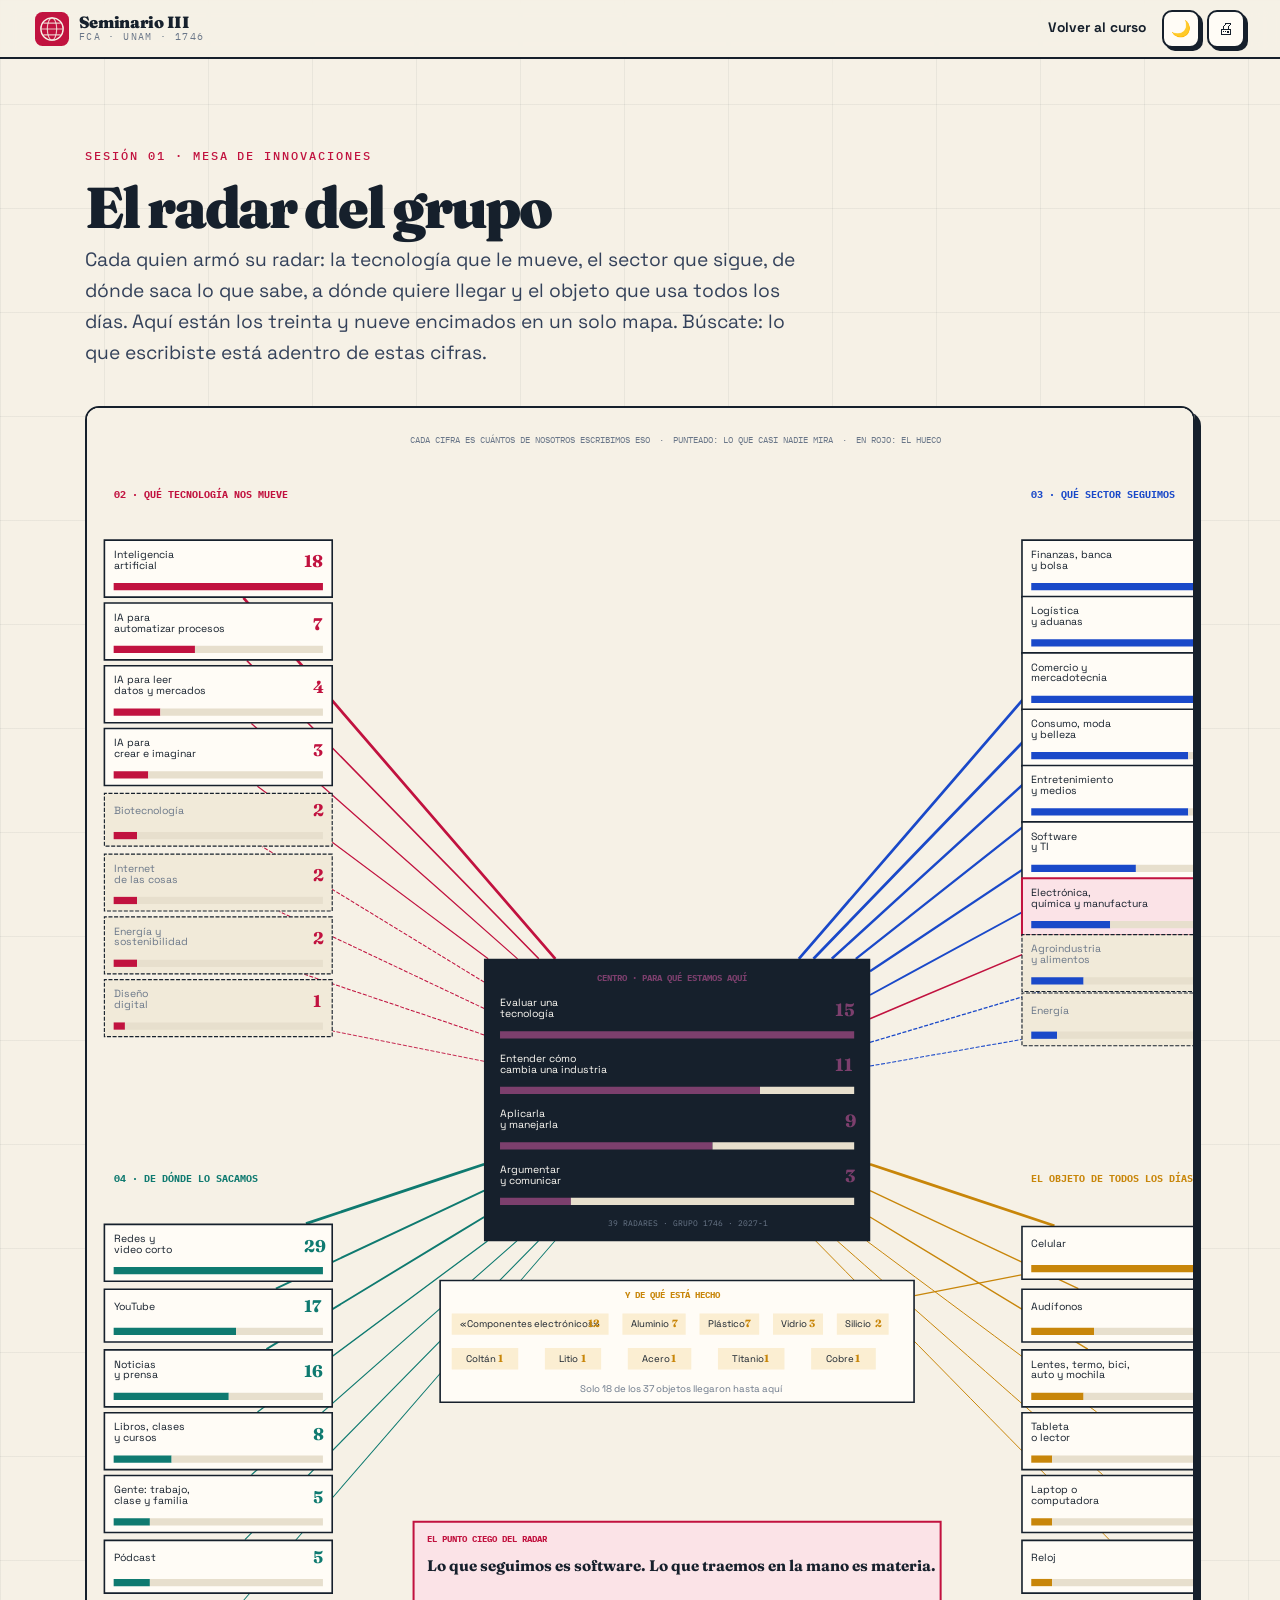
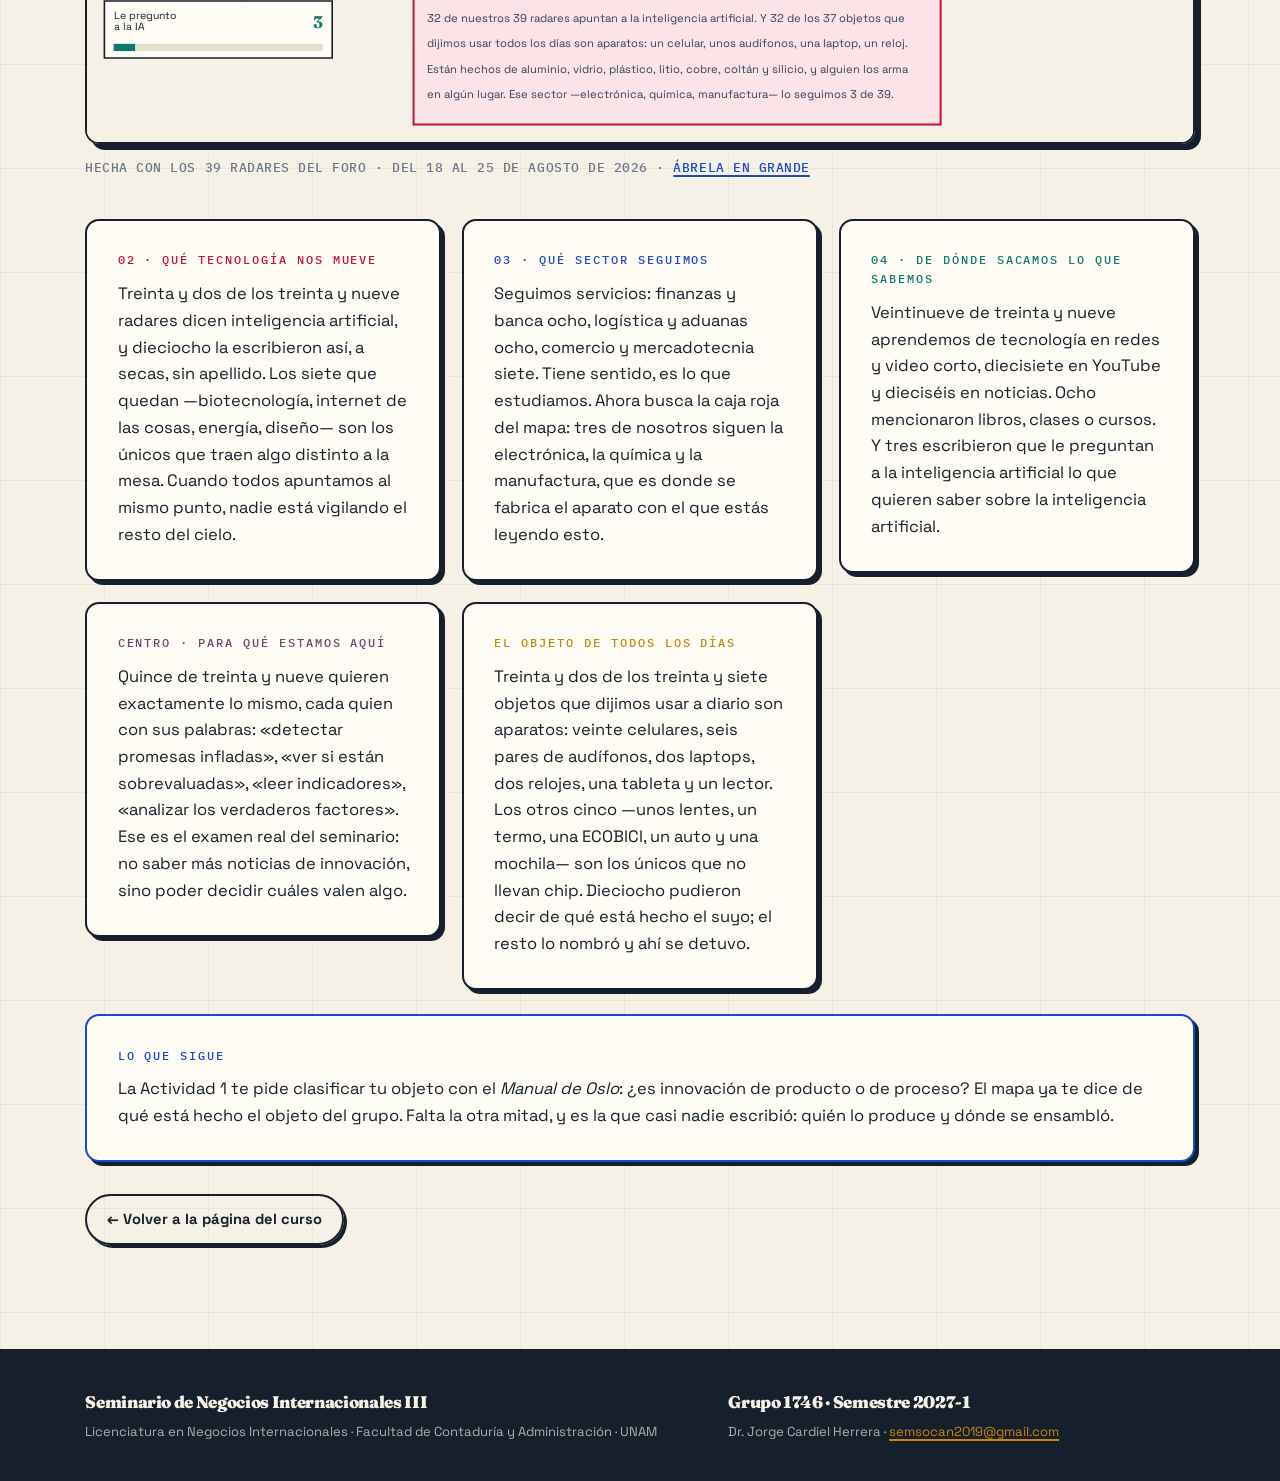
<file: carta_grupo.html>
<!doctype html>
<html lang="es-MX">
<head>
  <meta charset="utf-8">
  <meta name="viewport" content="width=device-width, initial-scale=1">
  <meta name="theme-color" content="#c1123f">
  <meta name="description" content="El radar de innovación del grupo: los 39 radares de la sesión 01 puestos en un solo mapa. Seminario de Negocios Internacionales III · FCA UNAM · Grupo 1746 · 2027-1.">
  <meta property="og:title" content="El radar del grupo · Seminario III 1746">
  <meta property="og:description" content="Los 39 radares de innovación de la primera sesión, puestos uno encima de otro.">
  <meta property="og:type" content="article">
  <title>El radar del grupo · Sesión 01 · Seminario III 2027-1</title>
  <link rel="icon" href="data:image/svg+xml,%3Csvg xmlns='http://www.w3.org/2000/svg' viewBox='0 0 32 32'%3E%3Crect width='32' height='32' rx='7' fill='%23c1123f'/%3E%3Ccircle cx='16' cy='16' r='10.5' fill='none' stroke='%23f6f1e6' stroke-width='1.3'/%3E%3Cellipse cx='16' cy='16' rx='4.4' ry='10.5' fill='none' stroke='%23f6f1e6' stroke-width='1.1'/%3E%3Cpath d='M5.5 16h21M8 10.4h16M8 21.6h16' stroke='%23f6f1e6' stroke-width='1.1'/%3E%3C/svg%3E">
  <link rel="preconnect" href="https://fonts.googleapis.com">
  <link rel="preconnect" href="https://fonts.gstatic.com" crossorigin>
  <link rel="stylesheet" href="assets/index/sem3.css">
  <style>
    .mapa-wide { width:100%; }
    @media (min-width:1300px) {
      .mapa-wide {
        --mw:min(1500px, calc(100vw - 2rem));
        width:var(--mw); margin-left:calc((100% - var(--mw)) / 2);
      }
    }
    .mapa-frame {
      border:2px solid var(--edge); border-radius:var(--radius);
      background:var(--paper); box-shadow:var(--shadow);
      overflow-x:auto; overflow-y:hidden; padding:0;
      -webkit-overflow-scrolling:touch;
    }
    .mapa-frame > svg { display:block; width:100%; min-width:1180px; }
    .mapa-frame > svg.mapa-osc { display:none; }
    html[data-theme="dark"] .mapa-frame > svg.mapa-luz { display:none; }
    html[data-theme="dark"] .mapa-frame > svg.mapa-osc { display:block; }
    .mapa-nota {
      margin:.85rem 0 0; font:500 .82rem/1.5 var(--mono);
      letter-spacing:.04em; color:var(--muted); text-transform:uppercase;
    }
    .mapa-desliza { display:none; }
    @media (max-width:900px) { .mapa-desliza { display:inline; } }
    @media print {
      .mapa-wide { width:100%; margin-left:0; }
      .mapa-frame { overflow:visible; box-shadow:none; }
      .mapa-frame > svg { min-width:0; }
      .mapa-frame > svg.mapa-luz { display:block !important; }
      .mapa-frame > svg.mapa-osc { display:none !important; }
    }
  </style>
</head>
<body>
  <header class="topbar">
    <a class="brand" href="index.html">
      <svg class="brand-mark" viewBox="0 0 32 32" aria-hidden="true">
        <rect width="32" height="32" rx="7" fill="var(--guinda)"/>
        <circle cx="16" cy="16" r="10.5" fill="none" stroke="var(--paper)" stroke-width="1.3"/>
        <ellipse cx="16" cy="16" rx="4.4" ry="10.5" fill="none" stroke="var(--paper)" stroke-width="1.1" opacity=".8"/>
        <path d="M5.5 16h21M8 10.4h16M8 21.6h16" stroke="var(--paper)" stroke-width="1.1" opacity=".8"/>
      </svg>
      <span class="brand-text">
        <strong>Seminario III</strong>
        <small>FCA · UNAM · 1746</small>
      </span>
    </a>
    <nav class="topnav" aria-label="Navegación">
      <a href="index.html">Volver al curso</a>
    </nav>
    <div class="topbar-actions">
      <button class="icon-btn" id="themeToggle" type="button" title="Cambiar entre modo claro y oscuro" aria-label="Cambiar entre modo claro y oscuro">🌙</button>
      <button class="icon-btn" id="printBtn" type="button" title="Imprimir esta página" aria-label="Imprimir esta página">🖨</button>
    </div>
  </header>

  <section class="section">
    <div class="wrap">
      <div class="section-head">
        <p class="kicker">Sesión 01 · Mesa de innovaciones</p>
        <h2>El radar del grupo</h2>
        <p class="lead">Cada quien armó su radar: la tecnología que le mueve, el sector
          que sigue, de dónde saca lo que sabe, a dónde quiere llegar y el objeto que usa
          todos los días. Aquí están los treinta y nueve encimados en un solo mapa.
          Búscate: lo que escribiste está adentro de estas cifras.</p>
      </div>

      <div class="mapa-wide">
        <div class="mapa-frame">
<svg class="mapa-luz" width="100%"
 viewBox="0.00 0.00 1466.00 1657.00" xmlns="http://www.w3.org/2000/svg" xmlns:xlink="http://www.w3.org/1999/xlink">
<g id="graph0" class="graph" transform="scale(1 1) rotate(0) translate(21.6 1635.5)">
<title>radar_grupo_s01</title>
<polygon fill="#f6f1e6" stroke="none" points="-21.6,21.6 -21.6,-1635.5 1444.64,-1635.5 1444.64,21.6 -21.6,21.6"/>
<g id="edge1" class="edge">
<title>nucleo&#45;&gt;n_tec_ia_gen</title>
<path fill="none" stroke="#c1123f" stroke-width="3.4" d="M560.27,-951.04C427.68,-1104.56 245.15,-1315.91 172.84,-1399.63"/>
</g>
<g id="edge2" class="edge">
<title>nucleo&#45;&gt;n_tec_ia_proc</title>
<path fill="none" stroke="#c1123f" stroke-width="1.93" d="M539.73,-951.31C412.05,-1081.67 248.18,-1249 177.07,-1321.6"/>
</g>
<g id="edge3" class="edge">
<title>nucleo&#45;&gt;n_tec_ia_dato</title>
<path fill="none" stroke="#c1123f" stroke-width="1.53" d="M513.36,-951.11C393.63,-1056.98 251.3,-1182.83 182.63,-1243.55"/>
</g>
<g id="edge4" class="edge">
<title>nucleo&#45;&gt;n_tec_ia_crea</title>
<path fill="none" stroke="#c1123f" stroke-width="1.4" d="M476.8,-951.32C370.17,-1031.02 253.83,-1117.96 190.09,-1165.6"/>
</g>
<g id="edge5" class="edge">
<title>nucleo&#45;&gt;n_tec_bio</title>
<path fill="none" stroke="#c1123f" stroke-width="1.27" stroke-dasharray="5,2" d="M471.85,-922.22C369.86,-984.49 259.92,-1051.62 196.09,-1090.58"/>
</g>
<g id="edge6" class="edge">
<title>nucleo&#45;&gt;n_tec_iot</title>
<path fill="none" stroke="#c1123f" stroke-width="1.27" stroke-dasharray="5,2" d="M471.85,-889.43C380.52,-932.69 282.8,-978.98 217.55,-1009.89"/>
</g>
<g id="edge7" class="edge">
<title>nucleo&#45;&gt;n_tec_ene</title>
<path fill="none" stroke="#c1123f" stroke-width="1.27" stroke-dasharray="5,2" d="M471.85,-856.63C394.06,-882.83 311.65,-910.59 248.6,-931.83"/>
</g>
<g id="edge8" class="edge">
<title>nucleo&#45;&gt;n_tec_dis</title>
<path fill="none" stroke="#c1123f" stroke-width="1.13" stroke-dasharray="5,2" d="M471.85,-823.83C407.77,-836.65 340.54,-850.1 283.59,-861.49"/>
</g>
<g id="edge9" class="edge">
<title>nucleo&#45;&gt;n_sec_fin</title>
<path fill="none" stroke="#1a49c9" stroke-width="3.4" d="M862.77,-951.04C995.36,-1104.56 1177.89,-1315.91 1250.2,-1399.63"/>
</g>
<g id="edge10" class="edge">
<title>nucleo&#45;&gt;n_sec_log</title>
<path fill="none" stroke="#1a49c9" stroke-width="3.4" d="M881,-951.32C1009.31,-1084.14 1175.23,-1255.88 1246.48,-1329.63"/>
</g>
<g id="edge11" class="edge">
<title>nucleo&#45;&gt;n_sec_com</title>
<path fill="none" stroke="#1a49c9" stroke-width="3.1" d="M903.7,-951.22C1025.39,-1062.23 1172.41,-1196.36 1241.71,-1259.58"/>
</g>
<g id="edge12" class="edge">
<title>nucleo&#45;&gt;n_sec_con</title>
<path fill="none" stroke="#1a49c9" stroke-width="2.8" d="M933.53,-951.17C1044.97,-1039.15 1169.93,-1137.8 1235.56,-1189.61"/>
</g>
<g id="edge13" class="edge">
<title>nucleo&#45;&gt;n_sec_ent</title>
<path fill="none" stroke="#1a49c9" stroke-width="2.8" d="M951.19,-935.68C1053.18,-1003.67 1163.12,-1076.97 1226.95,-1119.52"/>
</g>
<g id="edge14" class="edge">
<title>nucleo&#45;&gt;n_sec_ti</title>
<path fill="none" stroke="#1a49c9" stroke-width="2.2" d="M951.19,-906.24C1046.94,-958.32 1149.7,-1014.21 1214.73,-1049.57"/>
</g>
<g id="edge15" class="edge">
<title>nucleo&#45;&gt;n_sec_man</title>
<path fill="none" stroke="#c1123f" stroke-width="1.9" d="M951.19,-876.81C1037.65,-913.22 1129.83,-952.03 1194.78,-979.38"/>
</g>
<g id="edge16" class="edge">
<title>nucleo&#45;&gt;n_sec_agr</title>
<path fill="none" stroke="#1a49c9" stroke-width="1.6" stroke-dasharray="5,2" d="M951.19,-847.38C1023.5,-868.95 1099.8,-891.7 1160.83,-909.91"/>
</g>
<g id="edge17" class="edge">
<title>nucleo&#45;&gt;n_sec_ene</title>
<path fill="none" stroke="#1a49c9" stroke-width="1.3" stroke-dasharray="5,2" d="M951.19,-817.95C1015.27,-829.19 1082.5,-840.98 1139.45,-850.98"/>
</g>
<g id="edge18" class="edge">
<title>nucleo&#45;&gt;n_fue_red</title>
<path fill="none" stroke="#0f7a70" stroke-width="3.4" d="M471.85,-696.01C394.83,-670.34 313.26,-643.15 250.46,-622.21"/>
</g>
<g id="edge19" class="edge">
<title>nucleo&#45;&gt;n_fue_yt</title>
<path fill="none" stroke="#0f7a70" stroke-width="2.41" d="M471.85,-663.21C378.39,-619.27 278.24,-572.18 213.03,-541.52"/>
</g>
<g id="edge20" class="edge">
<title>nucleo&#45;&gt;n_fue_not</title>
<path fill="none" stroke="#0f7a70" stroke-width="2.32" d="M471.85,-630.42C372.6,-570.17 265.82,-505.35 201.33,-466.21"/>
</g>
<g id="edge21" class="edge">
<title>nucleo&#45;&gt;n_fue_lec</title>
<path fill="none" stroke="#0f7a70" stroke-width="1.66" d="M475.98,-600.69C369.63,-521.58 253.81,-435.43 190.2,-388.11"/>
</g>
<g id="edge22" class="edge">
<title>nucleo&#45;&gt;n_fue_gen</title>
<path fill="none" stroke="#0f7a70" stroke-width="1.41" d="M512.56,-600.68C393.09,-495.46 251.35,-370.63 182.78,-310.23"/>
</g>
<g id="edge23" class="edge">
<title>nucleo&#45;&gt;n_fue_pod</title>
<path fill="none" stroke="#0f7a70" stroke-width="1.41" d="M539.34,-600.7C410.21,-469.31 244.24,-300.42 174.6,-229.56"/>
</g>
<g id="edge24" class="edge">
<title>nucleo&#45;&gt;n_fue_iaf</title>
<path fill="none" stroke="#0f7a70" stroke-width="1.25" d="M559.89,-600.86C427.31,-447.81 245.01,-237.37 172.8,-154.01"/>
</g>
<g id="edge25" class="edge">
<title>nucleo&#45;&gt;n_obj_cel</title>
<path fill="none" stroke="#c8860a" stroke-width="3.4" d="M951.19,-696.01C1031.41,-669.27 1116.55,-640.89 1180.3,-619.64"/>
</g>
<g id="edge26" class="edge">
<title>nucleo&#45;&gt;n_obj_aud</title>
<path fill="none" stroke="#c8860a" stroke-width="1.72" d="M951.19,-663.21C1044.65,-619.27 1144.8,-572.18 1210.01,-541.52"/>
</g>
<g id="edge27" class="edge">
<title>nucleo&#45;&gt;n_obj_otro</title>
<path fill="none" stroke="#c8860a" stroke-width="1.6" d="M951.19,-630.42C1050.44,-570.17 1157.22,-505.35 1221.71,-466.21"/>
</g>
<g id="edge28" class="edge">
<title>nucleo&#45;&gt;n_obj_tab</title>
<path fill="none" stroke="#c8860a" stroke-width="1.24" d="M947.06,-600.69C1053.41,-521.58 1169.23,-435.43 1232.84,-388.11"/>
</g>
<g id="edge29" class="edge">
<title>nucleo&#45;&gt;n_obj_comp</title>
<path fill="none" stroke="#c8860a" stroke-width="1.24" d="M910.48,-600.68C1029.95,-495.46 1171.69,-370.63 1240.26,-310.23"/>
</g>
<g id="edge30" class="edge">
<title>nucleo&#45;&gt;n_obj_rel</title>
<path fill="none" stroke="#c8860a" stroke-width="1.24" d="M883.7,-600.7C1012.83,-469.31 1178.8,-300.42 1248.44,-229.56"/>
</g>
<g id="edge31" class="edge">
<title>n_obj_cel&#45;&gt;materiales</title>
<path fill="none" stroke="#c8860a" stroke-width="1.6" d="M1139.16,-558.43C1098.6,-550.6 1052.85,-541.77 1006.74,-532.87"/>
</g>
<g id="node1" class="node">
<title>t_tec</title>
<text xml:space="preserve" text-anchor="start" x="11.52" y="-1523.37" font-family="IBM Plex Mono" font-weight="bold" font-size="12.00" fill="#c1123f">02 · QUÉ TECNOLOGÍA NOS MUEVE</text>
</g>
<g id="node2" class="node">
<title>n_tec_ia_gen</title>
<polygon fill="#fffcf6" stroke="#16202c" stroke-width="2" points="283.04,-1471.29 0,-1471.29 0,-1400.51 283.04,-1400.51 283.04,-1471.29"/>
<text xml:space="preserve" text-anchor="start" x="11.52" y="-1449.3" font-family="Space Grotesk" font-size="13.00" fill="#16202c">Inteligencia</text>
<text xml:space="preserve" text-anchor="start" x="11.52" y="-1435.8" font-family="Space Grotesk" font-size="13.00" fill="#16202c">artificial</text>
<text xml:space="preserve" text-anchor="start" x="247.52" y="-1437.45" font-family="Fraunces" font-weight="bold" font-size="21.00" fill="#c1123f">18</text>
<text xml:space="preserve" text-anchor="start" x="140.77" y="-1421.35" font-family="Times,serif" font-size="14.00"> </text>
<polygon fill="#c1123f" stroke="none" points="11.52,-1409.15 11.52,-1418.15 271.52,-1418.15 271.52,-1409.15 11.52,-1409.15"/>
</g>
<g id="node3" class="node">
<title>nucleo</title>
<polygon fill="#16202c" stroke="#16202c" stroke-width="2.5" points="950.24,-950.12 472.8,-950.12 472.8,-601.68 950.24,-601.68 950.24,-950.12"/>
<text xml:space="preserve" text-anchor="start" x="611.77" y="-923.82" font-family="IBM Plex Mono" font-weight="bold" font-size="11.00" fill="#7c3f6d">CENTRO · PARA QUÉ ESTAMOS AQUÍ</text>
<text xml:space="preserve" text-anchor="start" x="710.77" y="-907.98" font-family="Times,serif" font-size="14.00"> </text>
<text xml:space="preserve" text-anchor="start" x="491.52" y="-892.42" font-family="Space Grotesk" font-size="13.00" fill="#fffcf6">Evaluar una</text>
<text xml:space="preserve" text-anchor="start" x="491.52" y="-878.92" font-family="Space Grotesk" font-size="13.00" fill="#fffcf6">tecnología</text>
<text xml:space="preserve" text-anchor="start" x="907.52" y="-880.38" font-family="Fraunces" font-weight="bold" font-size="22.00" fill="#7c3f6d">15</text>
<text xml:space="preserve" text-anchor="start" x="710.77" y="-864.48" font-family="Times,serif" font-size="14.00"> </text>
<polygon fill="#7c3f6d" stroke="none" points="491.52,-852.27 491.52,-861.27 931.52,-861.27 931.52,-852.27 491.52,-852.27"/>
<text xml:space="preserve" text-anchor="start" x="710.77" y="-838.98" font-family="Times,serif" font-size="14.00"> </text>
<text xml:space="preserve" text-anchor="start" x="491.52" y="-823.42" font-family="Space Grotesk" font-size="13.00" fill="#fffcf6">Entender cómo</text>
<text xml:space="preserve" text-anchor="start" x="491.52" y="-809.92" font-family="Space Grotesk" font-size="13.00" fill="#fffcf6">cambia una industria</text>
<text xml:space="preserve" text-anchor="start" x="907.52" y="-811.38" font-family="Fraunces" font-weight="bold" font-size="22.00" fill="#7c3f6d">11</text>
<text xml:space="preserve" text-anchor="start" x="710.77" y="-795.48" font-family="Times,serif" font-size="14.00"> </text>
<polygon fill="#7c3f6d" stroke="none" points="491.52,-783.27 491.52,-792.27 814.52,-792.27 814.52,-783.27 491.52,-783.27"/>
<polygon fill="#e7dfcd" stroke="none" points="814.52,-783.27 814.52,-792.27 931.52,-792.27 931.52,-783.27 814.52,-783.27"/>
<text xml:space="preserve" text-anchor="start" x="710.77" y="-769.98" font-family="Times,serif" font-size="14.00"> </text>
<text xml:space="preserve" text-anchor="start" x="491.52" y="-754.42" font-family="Space Grotesk" font-size="13.00" fill="#fffcf6">Aplicarla</text>
<text xml:space="preserve" text-anchor="start" x="491.52" y="-740.92" font-family="Space Grotesk" font-size="13.00" fill="#fffcf6">y manejarla</text>
<text xml:space="preserve" text-anchor="start" x="919.52" y="-742.38" font-family="Fraunces" font-weight="bold" font-size="22.00" fill="#7c3f6d">9</text>
<text xml:space="preserve" text-anchor="start" x="710.77" y="-726.48" font-family="Times,serif" font-size="14.00"> </text>
<polygon fill="#7c3f6d" stroke="none" points="491.52,-714.27 491.52,-723.27 755.52,-723.27 755.52,-714.27 491.52,-714.27"/>
<polygon fill="#e7dfcd" stroke="none" points="755.52,-714.27 755.52,-723.27 931.52,-723.27 931.52,-714.27 755.52,-714.27"/>
<text xml:space="preserve" text-anchor="start" x="710.77" y="-700.98" font-family="Times,serif" font-size="14.00"> </text>
<text xml:space="preserve" text-anchor="start" x="491.52" y="-685.42" font-family="Space Grotesk" font-size="13.00" fill="#fffcf6">Argumentar</text>
<text xml:space="preserve" text-anchor="start" x="491.52" y="-671.92" font-family="Space Grotesk" font-size="13.00" fill="#fffcf6">y comunicar</text>
<text xml:space="preserve" text-anchor="start" x="919.52" y="-673.38" font-family="Fraunces" font-weight="bold" font-size="22.00" fill="#7c3f6d">3</text>
<text xml:space="preserve" text-anchor="start" x="710.77" y="-657.48" font-family="Times,serif" font-size="14.00"> </text>
<polygon fill="#7c3f6d" stroke="none" points="491.52,-645.27 491.52,-654.27 579.52,-654.27 579.52,-645.27 491.52,-645.27"/>
<polygon fill="#e7dfcd" stroke="none" points="579.52,-645.27 579.52,-654.27 931.52,-654.27 931.52,-645.27 579.52,-645.27"/>
<text xml:space="preserve" text-anchor="start" x="710.77" y="-631.98" font-family="Times,serif" font-size="14.00"> </text>
<text xml:space="preserve" text-anchor="start" x="626.02" y="-619.27" font-family="IBM Plex Mono" font-size="10.00" fill="#6a7789">39 RADARES · GRUPO 1746 · 2027&#45;1</text>
</g>
<g id="node4" class="node">
<title>n_tec_ia_proc</title>
<polygon fill="#fffcf6" stroke="#16202c" stroke-width="2" points="283.04,-1393.29 0,-1393.29 0,-1322.51 283.04,-1322.51 283.04,-1393.29"/>
<text xml:space="preserve" text-anchor="start" x="11.52" y="-1371.3" font-family="Space Grotesk" font-size="13.00" fill="#16202c">IA para</text>
<text xml:space="preserve" text-anchor="start" x="11.52" y="-1357.8" font-family="Space Grotesk" font-size="13.00" fill="#16202c">automatizar procesos</text>
<text xml:space="preserve" text-anchor="start" x="259.52" y="-1359.45" font-family="Fraunces" font-weight="bold" font-size="21.00" fill="#c1123f">7</text>
<text xml:space="preserve" text-anchor="start" x="140.77" y="-1343.35" font-family="Times,serif" font-size="14.00"> </text>
<polygon fill="#c1123f" stroke="none" points="11.52,-1331.15 11.52,-1340.15 112.52,-1340.15 112.52,-1331.15 11.52,-1331.15"/>
<polygon fill="#e7dfcd" stroke="none" points="112.52,-1331.15 112.52,-1340.15 271.52,-1340.15 271.52,-1331.15 112.52,-1331.15"/>
</g>
<g id="node5" class="node">
<title>n_tec_ia_dato</title>
<polygon fill="#fffcf6" stroke="#16202c" stroke-width="2" points="283.04,-1315.29 0,-1315.29 0,-1244.51 283.04,-1244.51 283.04,-1315.29"/>
<text xml:space="preserve" text-anchor="start" x="11.52" y="-1293.3" font-family="Space Grotesk" font-size="13.00" fill="#16202c">IA para leer</text>
<text xml:space="preserve" text-anchor="start" x="11.52" y="-1279.8" font-family="Space Grotesk" font-size="13.00" fill="#16202c">datos y mercados</text>
<text xml:space="preserve" text-anchor="start" x="259.52" y="-1281.45" font-family="Fraunces" font-weight="bold" font-size="21.00" fill="#c1123f">4</text>
<text xml:space="preserve" text-anchor="start" x="140.77" y="-1265.35" font-family="Times,serif" font-size="14.00"> </text>
<polygon fill="#c1123f" stroke="none" points="11.52,-1253.15 11.52,-1262.15 69.52,-1262.15 69.52,-1253.15 11.52,-1253.15"/>
<polygon fill="#e7dfcd" stroke="none" points="69.52,-1253.15 69.52,-1262.15 271.52,-1262.15 271.52,-1253.15 69.52,-1253.15"/>
</g>
<g id="node6" class="node">
<title>n_tec_ia_crea</title>
<polygon fill="#fffcf6" stroke="#16202c" stroke-width="2" points="283.04,-1237.29 0,-1237.29 0,-1166.51 283.04,-1166.51 283.04,-1237.29"/>
<text xml:space="preserve" text-anchor="start" x="11.52" y="-1215.3" font-family="Space Grotesk" font-size="13.00" fill="#16202c">IA para</text>
<text xml:space="preserve" text-anchor="start" x="11.52" y="-1201.8" font-family="Space Grotesk" font-size="13.00" fill="#16202c">crear e imaginar</text>
<text xml:space="preserve" text-anchor="start" x="259.52" y="-1203.45" font-family="Fraunces" font-weight="bold" font-size="21.00" fill="#c1123f">3</text>
<text xml:space="preserve" text-anchor="start" x="140.77" y="-1187.35" font-family="Times,serif" font-size="14.00"> </text>
<polygon fill="#c1123f" stroke="none" points="11.52,-1175.15 11.52,-1184.15 54.52,-1184.15 54.52,-1175.15 11.52,-1175.15"/>
<polygon fill="#e7dfcd" stroke="none" points="54.52,-1175.15 54.52,-1184.15 271.52,-1184.15 271.52,-1175.15 54.52,-1175.15"/>
</g>
<g id="node7" class="node">
<title>n_tec_bio</title>
<polygon fill="#f1ead9" stroke="#16202c" stroke-width="1.4" stroke-dasharray="5,2" points="283.04,-1156.67 0,-1156.67 0,-1091.13 283.04,-1091.13 283.04,-1156.67"/>
<text xml:space="preserve" text-anchor="start" x="11.52" y="-1130.55" font-family="Space Grotesk" font-size="13.00" fill="#6a7789">Biotecnología</text>
<text xml:space="preserve" text-anchor="start" x="259.52" y="-1128.08" font-family="Fraunces" font-weight="bold" font-size="21.00" fill="#c1123f">2</text>
<text xml:space="preserve" text-anchor="start" x="140.77" y="-1111.98" font-family="Times,serif" font-size="14.00"> </text>
<polygon fill="#c1123f" stroke="none" points="11.52,-1099.78 11.52,-1108.78 40.52,-1108.78 40.52,-1099.78 11.52,-1099.78"/>
<polygon fill="#e7dfcd" stroke="none" points="40.52,-1099.78 40.52,-1108.78 271.52,-1108.78 271.52,-1099.78 40.52,-1099.78"/>
</g>
<g id="node8" class="node">
<title>n_tec_iot</title>
<polygon fill="#f1ead9" stroke="#16202c" stroke-width="1.4" stroke-dasharray="5,2" points="283.04,-1081.29 0,-1081.29 0,-1010.51 283.04,-1010.51 283.04,-1081.29"/>
<text xml:space="preserve" text-anchor="start" x="11.52" y="-1059.3" font-family="Space Grotesk" font-size="13.00" fill="#6a7789">Internet</text>
<text xml:space="preserve" text-anchor="start" x="11.52" y="-1045.8" font-family="Space Grotesk" font-size="13.00" fill="#6a7789">de las cosas</text>
<text xml:space="preserve" text-anchor="start" x="259.52" y="-1047.45" font-family="Fraunces" font-weight="bold" font-size="21.00" fill="#c1123f">2</text>
<text xml:space="preserve" text-anchor="start" x="140.77" y="-1031.35" font-family="Times,serif" font-size="14.00"> </text>
<polygon fill="#c1123f" stroke="none" points="11.52,-1019.15 11.52,-1028.15 40.52,-1028.15 40.52,-1019.15 11.52,-1019.15"/>
<polygon fill="#e7dfcd" stroke="none" points="40.52,-1019.15 40.52,-1028.15 271.52,-1028.15 271.52,-1019.15 40.52,-1019.15"/>
</g>
<g id="node9" class="node">
<title>n_tec_ene</title>
<polygon fill="#f1ead9" stroke="#16202c" stroke-width="1.4" stroke-dasharray="5,2" points="283.04,-1003.29 0,-1003.29 0,-932.51 283.04,-932.51 283.04,-1003.29"/>
<text xml:space="preserve" text-anchor="start" x="11.52" y="-981.3" font-family="Space Grotesk" font-size="13.00" fill="#6a7789">Energía y</text>
<text xml:space="preserve" text-anchor="start" x="11.52" y="-967.8" font-family="Space Grotesk" font-size="13.00" fill="#6a7789">sostenibilidad</text>
<text xml:space="preserve" text-anchor="start" x="259.52" y="-969.45" font-family="Fraunces" font-weight="bold" font-size="21.00" fill="#c1123f">2</text>
<text xml:space="preserve" text-anchor="start" x="140.77" y="-953.35" font-family="Times,serif" font-size="14.00"> </text>
<polygon fill="#c1123f" stroke="none" points="11.52,-941.15 11.52,-950.15 40.52,-950.15 40.52,-941.15 11.52,-941.15"/>
<polygon fill="#e7dfcd" stroke="none" points="40.52,-941.15 40.52,-950.15 271.52,-950.15 271.52,-941.15 40.52,-941.15"/>
</g>
<g id="node10" class="node">
<title>n_tec_dis</title>
<polygon fill="#f1ead9" stroke="#16202c" stroke-width="1.4" stroke-dasharray="5,2" points="283.04,-925.29 0,-925.29 0,-854.51 283.04,-854.51 283.04,-925.29"/>
<text xml:space="preserve" text-anchor="start" x="11.52" y="-903.3" font-family="Space Grotesk" font-size="13.00" fill="#6a7789">Diseño</text>
<text xml:space="preserve" text-anchor="start" x="11.52" y="-889.8" font-family="Space Grotesk" font-size="13.00" fill="#6a7789">digital</text>
<text xml:space="preserve" text-anchor="start" x="259.52" y="-891.45" font-family="Fraunces" font-weight="bold" font-size="21.00" fill="#c1123f">1</text>
<text xml:space="preserve" text-anchor="start" x="140.77" y="-875.35" font-family="Times,serif" font-size="14.00"> </text>
<polygon fill="#c1123f" stroke="none" points="11.52,-863.15 11.52,-872.15 25.52,-872.15 25.52,-863.15 11.52,-863.15"/>
<polygon fill="#e7dfcd" stroke="none" points="25.52,-863.15 25.52,-872.15 271.52,-872.15 271.52,-863.15 25.52,-863.15"/>
</g>
<g id="node11" class="node">
<title>t_sec</title>
<text xml:space="preserve" text-anchor="start" x="1151.52" y="-1523.37" font-family="IBM Plex Mono" font-weight="bold" font-size="12.00" fill="#1a49c9">03 · QUÉ SECTOR SEGUIMOS</text>
</g>
<g id="node12" class="node">
<title>n_sec_fin</title>
<polygon fill="#fffcf6" stroke="#16202c" stroke-width="2" points="1423.04,-1471.29 1140,-1471.29 1140,-1400.51 1423.04,-1400.51 1423.04,-1471.29"/>
<text xml:space="preserve" text-anchor="start" x="1151.52" y="-1449.3" font-family="Space Grotesk" font-size="13.00" fill="#16202c">Finanzas, banca</text>
<text xml:space="preserve" text-anchor="start" x="1151.52" y="-1435.8" font-family="Space Grotesk" font-size="13.00" fill="#16202c">y bolsa</text>
<text xml:space="preserve" text-anchor="start" x="1399.52" y="-1437.45" font-family="Fraunces" font-weight="bold" font-size="21.00" fill="#1a49c9">8</text>
<text xml:space="preserve" text-anchor="start" x="1280.77" y="-1421.35" font-family="Times,serif" font-size="14.00"> </text>
<polygon fill="#1a49c9" stroke="none" points="1151.52,-1409.15 1151.52,-1418.15 1411.52,-1418.15 1411.52,-1409.15 1151.52,-1409.15"/>
</g>
<g id="node13" class="node">
<title>n_sec_log</title>
<polygon fill="#fffcf6" stroke="#16202c" stroke-width="2" points="1423.04,-1401.29 1140,-1401.29 1140,-1330.51 1423.04,-1330.51 1423.04,-1401.29"/>
<text xml:space="preserve" text-anchor="start" x="1151.52" y="-1379.3" font-family="Space Grotesk" font-size="13.00" fill="#16202c">Logística</text>
<text xml:space="preserve" text-anchor="start" x="1151.52" y="-1365.8" font-family="Space Grotesk" font-size="13.00" fill="#16202c">y aduanas</text>
<text xml:space="preserve" text-anchor="start" x="1399.52" y="-1367.45" font-family="Fraunces" font-weight="bold" font-size="21.00" fill="#1a49c9">8</text>
<text xml:space="preserve" text-anchor="start" x="1280.77" y="-1351.35" font-family="Times,serif" font-size="14.00"> </text>
<polygon fill="#1a49c9" stroke="none" points="1151.52,-1339.15 1151.52,-1348.15 1411.52,-1348.15 1411.52,-1339.15 1151.52,-1339.15"/>
</g>
<g id="node14" class="node">
<title>n_sec_com</title>
<polygon fill="#fffcf6" stroke="#16202c" stroke-width="2" points="1423.04,-1331.29 1140,-1331.29 1140,-1260.51 1423.04,-1260.51 1423.04,-1331.29"/>
<text xml:space="preserve" text-anchor="start" x="1151.52" y="-1309.3" font-family="Space Grotesk" font-size="13.00" fill="#16202c">Comercio y</text>
<text xml:space="preserve" text-anchor="start" x="1151.52" y="-1295.8" font-family="Space Grotesk" font-size="13.00" fill="#16202c">mercadotecnia</text>
<text xml:space="preserve" text-anchor="start" x="1399.52" y="-1297.45" font-family="Fraunces" font-weight="bold" font-size="21.00" fill="#1a49c9">7</text>
<text xml:space="preserve" text-anchor="start" x="1280.77" y="-1281.35" font-family="Times,serif" font-size="14.00"> </text>
<polygon fill="#1a49c9" stroke="none" points="1151.52,-1269.15 1151.52,-1278.15 1379.52,-1278.15 1379.52,-1269.15 1151.52,-1269.15"/>
<polygon fill="#e7dfcd" stroke="none" points="1379.52,-1269.15 1379.52,-1278.15 1411.52,-1278.15 1411.52,-1269.15 1379.52,-1269.15"/>
</g>
<g id="node15" class="node">
<title>n_sec_con</title>
<polygon fill="#fffcf6" stroke="#16202c" stroke-width="2" points="1423.04,-1261.29 1140,-1261.29 1140,-1190.51 1423.04,-1190.51 1423.04,-1261.29"/>
<text xml:space="preserve" text-anchor="start" x="1151.52" y="-1239.3" font-family="Space Grotesk" font-size="13.00" fill="#16202c">Consumo, moda</text>
<text xml:space="preserve" text-anchor="start" x="1151.52" y="-1225.8" font-family="Space Grotesk" font-size="13.00" fill="#16202c">y belleza</text>
<text xml:space="preserve" text-anchor="start" x="1399.52" y="-1227.45" font-family="Fraunces" font-weight="bold" font-size="21.00" fill="#1a49c9">6</text>
<text xml:space="preserve" text-anchor="start" x="1280.77" y="-1211.35" font-family="Times,serif" font-size="14.00"> </text>
<polygon fill="#1a49c9" stroke="none" points="1151.52,-1199.15 1151.52,-1208.15 1346.52,-1208.15 1346.52,-1199.15 1151.52,-1199.15"/>
<polygon fill="#e7dfcd" stroke="none" points="1346.52,-1199.15 1346.52,-1208.15 1411.52,-1208.15 1411.52,-1199.15 1346.52,-1199.15"/>
</g>
<g id="node16" class="node">
<title>n_sec_ent</title>
<polygon fill="#fffcf6" stroke="#16202c" stroke-width="2" points="1423.04,-1191.29 1140,-1191.29 1140,-1120.51 1423.04,-1120.51 1423.04,-1191.29"/>
<text xml:space="preserve" text-anchor="start" x="1151.52" y="-1169.3" font-family="Space Grotesk" font-size="13.00" fill="#16202c">Entretenimiento</text>
<text xml:space="preserve" text-anchor="start" x="1151.52" y="-1155.8" font-family="Space Grotesk" font-size="13.00" fill="#16202c">y medios</text>
<text xml:space="preserve" text-anchor="start" x="1399.52" y="-1157.45" font-family="Fraunces" font-weight="bold" font-size="21.00" fill="#1a49c9">6</text>
<text xml:space="preserve" text-anchor="start" x="1280.77" y="-1141.35" font-family="Times,serif" font-size="14.00"> </text>
<polygon fill="#1a49c9" stroke="none" points="1151.52,-1129.15 1151.52,-1138.15 1346.52,-1138.15 1346.52,-1129.15 1151.52,-1129.15"/>
<polygon fill="#e7dfcd" stroke="none" points="1346.52,-1129.15 1346.52,-1138.15 1411.52,-1138.15 1411.52,-1129.15 1346.52,-1129.15"/>
</g>
<g id="node17" class="node">
<title>n_sec_ti</title>
<polygon fill="#fffcf6" stroke="#16202c" stroke-width="2" points="1423.04,-1121.29 1140,-1121.29 1140,-1050.51 1423.04,-1050.51 1423.04,-1121.29"/>
<text xml:space="preserve" text-anchor="start" x="1151.52" y="-1099.3" font-family="Space Grotesk" font-size="13.00" fill="#16202c">Software</text>
<text xml:space="preserve" text-anchor="start" x="1151.52" y="-1085.8" font-family="Space Grotesk" font-size="13.00" fill="#16202c">y TI</text>
<text xml:space="preserve" text-anchor="start" x="1399.52" y="-1087.45" font-family="Fraunces" font-weight="bold" font-size="21.00" fill="#1a49c9">4</text>
<text xml:space="preserve" text-anchor="start" x="1280.77" y="-1071.35" font-family="Times,serif" font-size="14.00"> </text>
<polygon fill="#1a49c9" stroke="none" points="1151.52,-1059.15 1151.52,-1068.15 1281.52,-1068.15 1281.52,-1059.15 1151.52,-1059.15"/>
<polygon fill="#e7dfcd" stroke="none" points="1281.52,-1059.15 1281.52,-1068.15 1411.52,-1068.15 1411.52,-1059.15 1281.52,-1059.15"/>
</g>
<g id="node18" class="node">
<title>n_sec_man</title>
<polygon fill="#fbe3e7" stroke="#c1123f" stroke-width="2.5" points="1423.04,-1051.29 1140,-1051.29 1140,-980.51 1423.04,-980.51 1423.04,-1051.29"/>
<text xml:space="preserve" text-anchor="start" x="1151.52" y="-1029.3" font-family="Space Grotesk" font-size="13.00" fill="#16202c">Electrónica,</text>
<text xml:space="preserve" text-anchor="start" x="1151.52" y="-1015.8" font-family="Space Grotesk" font-size="13.00" fill="#16202c">química y manufactura</text>
<text xml:space="preserve" text-anchor="start" x="1399.52" y="-1017.45" font-family="Fraunces" font-weight="bold" font-size="21.00" fill="#1a49c9">3</text>
<text xml:space="preserve" text-anchor="start" x="1280.77" y="-1001.35" font-family="Times,serif" font-size="14.00"> </text>
<polygon fill="#1a49c9" stroke="none" points="1151.52,-989.15 1151.52,-998.15 1249.52,-998.15 1249.52,-989.15 1151.52,-989.15"/>
<polygon fill="#e7dfcd" stroke="none" points="1249.52,-989.15 1249.52,-998.15 1411.52,-998.15 1411.52,-989.15 1249.52,-989.15"/>
</g>
<g id="node19" class="node">
<title>n_sec_agr</title>
<polygon fill="#f1ead9" stroke="#16202c" stroke-width="1.4" stroke-dasharray="5,2" points="1423.04,-981.29 1140,-981.29 1140,-910.51 1423.04,-910.51 1423.04,-981.29"/>
<text xml:space="preserve" text-anchor="start" x="1151.52" y="-959.3" font-family="Space Grotesk" font-size="13.00" fill="#6a7789">Agroindustria</text>
<text xml:space="preserve" text-anchor="start" x="1151.52" y="-945.8" font-family="Space Grotesk" font-size="13.00" fill="#6a7789">y alimentos</text>
<text xml:space="preserve" text-anchor="start" x="1399.52" y="-947.45" font-family="Fraunces" font-weight="bold" font-size="21.00" fill="#1a49c9">2</text>
<text xml:space="preserve" text-anchor="start" x="1280.77" y="-931.35" font-family="Times,serif" font-size="14.00"> </text>
<polygon fill="#1a49c9" stroke="none" points="1151.52,-919.15 1151.52,-928.15 1216.52,-928.15 1216.52,-919.15 1151.52,-919.15"/>
<polygon fill="#e7dfcd" stroke="none" points="1216.52,-919.15 1216.52,-928.15 1411.52,-928.15 1411.52,-919.15 1216.52,-919.15"/>
</g>
<g id="node20" class="node">
<title>n_sec_ene</title>
<polygon fill="#f1ead9" stroke="#16202c" stroke-width="1.4" stroke-dasharray="5,2" points="1423.04,-908.66 1140,-908.66 1140,-843.13 1423.04,-843.13 1423.04,-908.66"/>
<text xml:space="preserve" text-anchor="start" x="1151.52" y="-882.55" font-family="Space Grotesk" font-size="13.00" fill="#6a7789">Energía</text>
<text xml:space="preserve" text-anchor="start" x="1399.52" y="-880.07" font-family="Fraunces" font-weight="bold" font-size="21.00" fill="#1a49c9">1</text>
<text xml:space="preserve" text-anchor="start" x="1280.77" y="-863.98" font-family="Times,serif" font-size="14.00"> </text>
<polygon fill="#1a49c9" stroke="none" points="1151.52,-851.77 1151.52,-860.77 1183.52,-860.77 1183.52,-851.77 1151.52,-851.77"/>
<polygon fill="#e7dfcd" stroke="none" points="1183.52,-851.77 1183.52,-860.77 1411.52,-860.77 1411.52,-851.77 1183.52,-851.77"/>
</g>
<g id="node21" class="node">
<title>t_fue</title>
<text xml:space="preserve" text-anchor="start" x="11.52" y="-673.38" font-family="IBM Plex Mono" font-weight="bold" font-size="12.00" fill="#0f7a70">04 · DE DÓNDE LO SACAMOS</text>
</g>
<g id="node22" class="node">
<title>n_fue_red</title>
<polygon fill="#fffcf6" stroke="#16202c" stroke-width="2" points="283.04,-621.29 0,-621.29 0,-550.51 283.04,-550.51 283.04,-621.29"/>
<text xml:space="preserve" text-anchor="start" x="11.52" y="-599.3" font-family="Space Grotesk" font-size="13.00" fill="#16202c">Redes y</text>
<text xml:space="preserve" text-anchor="start" x="11.52" y="-585.8" font-family="Space Grotesk" font-size="13.00" fill="#16202c">video corto</text>
<text xml:space="preserve" text-anchor="start" x="247.52" y="-587.45" font-family="Fraunces" font-weight="bold" font-size="21.00" fill="#0f7a70">29</text>
<text xml:space="preserve" text-anchor="start" x="140.77" y="-571.35" font-family="Times,serif" font-size="14.00"> </text>
<polygon fill="#0f7a70" stroke="none" points="11.52,-559.15 11.52,-568.15 271.52,-568.15 271.52,-559.15 11.52,-559.15"/>
</g>
<g id="node23" class="node">
<title>n_fue_yt</title>
<polygon fill="#fffcf6" stroke="#16202c" stroke-width="2" points="283.04,-540.67 0,-540.67 0,-475.14 283.04,-475.14 283.04,-540.67"/>
<text xml:space="preserve" text-anchor="start" x="11.52" y="-514.55" font-family="Space Grotesk" font-size="13.00" fill="#16202c">YouTube</text>
<text xml:space="preserve" text-anchor="start" x="247.52" y="-512.08" font-family="Fraunces" font-weight="bold" font-size="21.00" fill="#0f7a70">17</text>
<text xml:space="preserve" text-anchor="start" x="140.77" y="-495.98" font-family="Times,serif" font-size="14.00"> </text>
<polygon fill="#0f7a70" stroke="none" points="11.52,-483.78 11.52,-492.78 163.52,-492.78 163.52,-483.78 11.52,-483.78"/>
<polygon fill="#e7dfcd" stroke="none" points="163.52,-483.78 163.52,-492.78 271.52,-492.78 271.52,-483.78 163.52,-483.78"/>
</g>
<g id="node24" class="node">
<title>n_fue_not</title>
<polygon fill="#fffcf6" stroke="#16202c" stroke-width="2" points="283.04,-465.29 0,-465.29 0,-394.51 283.04,-394.51 283.04,-465.29"/>
<text xml:space="preserve" text-anchor="start" x="11.52" y="-443.3" font-family="Space Grotesk" font-size="13.00" fill="#16202c">Noticias</text>
<text xml:space="preserve" text-anchor="start" x="11.52" y="-429.8" font-family="Space Grotesk" font-size="13.00" fill="#16202c">y prensa</text>
<text xml:space="preserve" text-anchor="start" x="247.52" y="-431.45" font-family="Fraunces" font-weight="bold" font-size="21.00" fill="#0f7a70">16</text>
<text xml:space="preserve" text-anchor="start" x="140.77" y="-415.35" font-family="Times,serif" font-size="14.00"> </text>
<polygon fill="#0f7a70" stroke="none" points="11.52,-403.15 11.52,-412.15 154.52,-412.15 154.52,-403.15 11.52,-403.15"/>
<polygon fill="#e7dfcd" stroke="none" points="154.52,-403.15 154.52,-412.15 271.52,-412.15 271.52,-403.15 154.52,-403.15"/>
</g>
<g id="node25" class="node">
<title>n_fue_lec</title>
<polygon fill="#fffcf6" stroke="#16202c" stroke-width="2" points="283.04,-387.29 0,-387.29 0,-316.51 283.04,-316.51 283.04,-387.29"/>
<text xml:space="preserve" text-anchor="start" x="11.52" y="-365.3" font-family="Space Grotesk" font-size="13.00" fill="#16202c">Libros, clases</text>
<text xml:space="preserve" text-anchor="start" x="11.52" y="-351.8" font-family="Space Grotesk" font-size="13.00" fill="#16202c">y cursos</text>
<text xml:space="preserve" text-anchor="start" x="259.52" y="-353.45" font-family="Fraunces" font-weight="bold" font-size="21.00" fill="#0f7a70">8</text>
<text xml:space="preserve" text-anchor="start" x="140.77" y="-337.35" font-family="Times,serif" font-size="14.00"> </text>
<polygon fill="#0f7a70" stroke="none" points="11.52,-325.15 11.52,-334.15 83.52,-334.15 83.52,-325.15 11.52,-325.15"/>
<polygon fill="#e7dfcd" stroke="none" points="83.52,-325.15 83.52,-334.15 271.52,-334.15 271.52,-325.15 83.52,-325.15"/>
</g>
<g id="node26" class="node">
<title>n_fue_gen</title>
<polygon fill="#fffcf6" stroke="#16202c" stroke-width="2" points="283.04,-309.29 0,-309.29 0,-238.51 283.04,-238.51 283.04,-309.29"/>
<text xml:space="preserve" text-anchor="start" x="11.52" y="-287.3" font-family="Space Grotesk" font-size="13.00" fill="#16202c">Gente: trabajo,</text>
<text xml:space="preserve" text-anchor="start" x="11.52" y="-273.8" font-family="Space Grotesk" font-size="13.00" fill="#16202c">clase y familia</text>
<text xml:space="preserve" text-anchor="start" x="259.52" y="-275.45" font-family="Fraunces" font-weight="bold" font-size="21.00" fill="#0f7a70">5</text>
<text xml:space="preserve" text-anchor="start" x="140.77" y="-259.35" font-family="Times,serif" font-size="14.00"> </text>
<polygon fill="#0f7a70" stroke="none" points="11.52,-247.15 11.52,-256.15 56.52,-256.15 56.52,-247.15 11.52,-247.15"/>
<polygon fill="#e7dfcd" stroke="none" points="56.52,-247.15 56.52,-256.15 271.52,-256.15 271.52,-247.15 56.52,-247.15"/>
</g>
<g id="node27" class="node">
<title>n_fue_pod</title>
<polygon fill="#fffcf6" stroke="#16202c" stroke-width="2" points="283.04,-228.66 0,-228.66 0,-163.13 283.04,-163.13 283.04,-228.66"/>
<text xml:space="preserve" text-anchor="start" x="11.52" y="-202.55" font-family="Space Grotesk" font-size="13.00" fill="#16202c">Pódcast</text>
<text xml:space="preserve" text-anchor="start" x="259.52" y="-200.07" font-family="Fraunces" font-weight="bold" font-size="21.00" fill="#0f7a70">5</text>
<text xml:space="preserve" text-anchor="start" x="140.77" y="-183.97" font-family="Times,serif" font-size="14.00"> </text>
<polygon fill="#0f7a70" stroke="none" points="11.52,-171.77 11.52,-180.77 56.52,-180.77 56.52,-171.77 11.52,-171.77"/>
<polygon fill="#e7dfcd" stroke="none" points="56.52,-171.77 56.52,-180.77 271.52,-180.77 271.52,-171.77 56.52,-171.77"/>
</g>
<g id="node28" class="node">
<title>n_fue_iaf</title>
<polygon fill="#fffcf6" stroke="#16202c" stroke-width="2" points="283.04,-153.29 0,-153.29 0,-82.51 283.04,-82.51 283.04,-153.29"/>
<text xml:space="preserve" text-anchor="start" x="11.52" y="-131.3" font-family="Space Grotesk" font-size="13.00" fill="#16202c">Le pregunto</text>
<text xml:space="preserve" text-anchor="start" x="11.52" y="-117.8" font-family="Space Grotesk" font-size="13.00" fill="#16202c">a la IA</text>
<text xml:space="preserve" text-anchor="start" x="259.52" y="-119.45" font-family="Fraunces" font-weight="bold" font-size="21.00" fill="#0f7a70">3</text>
<text xml:space="preserve" text-anchor="start" x="140.77" y="-103.35" font-family="Times,serif" font-size="14.00"> </text>
<polygon fill="#0f7a70" stroke="none" points="11.52,-91.15 11.52,-100.15 38.52,-100.15 38.52,-91.15 11.52,-91.15"/>
<polygon fill="#e7dfcd" stroke="none" points="38.52,-91.15 38.52,-100.15 271.52,-100.15 271.52,-91.15 38.52,-91.15"/>
</g>
<g id="node29" class="node">
<title>t_obj</title>
<text xml:space="preserve" text-anchor="start" x="1151.52" y="-673.38" font-family="IBM Plex Mono" font-weight="bold" font-size="12.00" fill="#c8860a">EL OBJETO DE TODOS LOS DÍAS</text>
</g>
<g id="node30" class="node">
<title>n_obj_cel</title>
<polygon fill="#fffcf6" stroke="#16202c" stroke-width="2" points="1423.04,-618.67 1140,-618.67 1140,-553.14 1423.04,-553.14 1423.04,-618.67"/>
<text xml:space="preserve" text-anchor="start" x="1151.52" y="-592.55" font-family="Space Grotesk" font-size="13.00" fill="#16202c">Celular</text>
<text xml:space="preserve" text-anchor="start" x="1387.52" y="-590.08" font-family="Fraunces" font-weight="bold" font-size="21.00" fill="#c8860a">20</text>
<text xml:space="preserve" text-anchor="start" x="1280.77" y="-573.98" font-family="Times,serif" font-size="14.00"> </text>
<polygon fill="#c8860a" stroke="none" points="1151.52,-561.78 1151.52,-570.78 1411.52,-570.78 1411.52,-561.78 1151.52,-561.78"/>
</g>
<g id="node31" class="node">
<title>n_obj_aud</title>
<polygon fill="#fffcf6" stroke="#16202c" stroke-width="2" points="1423.04,-540.67 1140,-540.67 1140,-475.14 1423.04,-475.14 1423.04,-540.67"/>
<text xml:space="preserve" text-anchor="start" x="1151.52" y="-514.55" font-family="Space Grotesk" font-size="13.00" fill="#16202c">Audífonos</text>
<text xml:space="preserve" text-anchor="start" x="1399.52" y="-512.08" font-family="Fraunces" font-weight="bold" font-size="21.00" fill="#c8860a">6</text>
<text xml:space="preserve" text-anchor="start" x="1280.77" y="-495.98" font-family="Times,serif" font-size="14.00"> </text>
<polygon fill="#c8860a" stroke="none" points="1151.52,-483.78 1151.52,-492.78 1229.52,-492.78 1229.52,-483.78 1151.52,-483.78"/>
<polygon fill="#e7dfcd" stroke="none" points="1229.52,-483.78 1229.52,-492.78 1411.52,-492.78 1411.52,-483.78 1229.52,-483.78"/>
</g>
<g id="node32" class="node">
<title>n_obj_otro</title>
<polygon fill="#fffcf6" stroke="#16202c" stroke-width="2" points="1423.04,-465.29 1140,-465.29 1140,-394.51 1423.04,-394.51 1423.04,-465.29"/>
<text xml:space="preserve" text-anchor="start" x="1151.52" y="-443.3" font-family="Space Grotesk" font-size="13.00" fill="#16202c">Lentes, termo, bici,</text>
<text xml:space="preserve" text-anchor="start" x="1151.52" y="-429.8" font-family="Space Grotesk" font-size="13.00" fill="#16202c">auto y mochila</text>
<text xml:space="preserve" text-anchor="start" x="1399.52" y="-431.45" font-family="Fraunces" font-weight="bold" font-size="21.00" fill="#c8860a">5</text>
<text xml:space="preserve" text-anchor="start" x="1280.77" y="-415.35" font-family="Times,serif" font-size="14.00"> </text>
<polygon fill="#c8860a" stroke="none" points="1151.52,-403.15 1151.52,-412.15 1216.52,-412.15 1216.52,-403.15 1151.52,-403.15"/>
<polygon fill="#e7dfcd" stroke="none" points="1216.52,-403.15 1216.52,-412.15 1411.52,-412.15 1411.52,-403.15 1216.52,-403.15"/>
</g>
<g id="node33" class="node">
<title>n_obj_tab</title>
<polygon fill="#fffcf6" stroke="#16202c" stroke-width="2" points="1423.04,-387.29 1140,-387.29 1140,-316.51 1423.04,-316.51 1423.04,-387.29"/>
<text xml:space="preserve" text-anchor="start" x="1151.52" y="-365.3" font-family="Space Grotesk" font-size="13.00" fill="#16202c">Tableta</text>
<text xml:space="preserve" text-anchor="start" x="1151.52" y="-351.8" font-family="Space Grotesk" font-size="13.00" fill="#16202c">o lector</text>
<text xml:space="preserve" text-anchor="start" x="1399.52" y="-353.45" font-family="Fraunces" font-weight="bold" font-size="21.00" fill="#c8860a">2</text>
<text xml:space="preserve" text-anchor="start" x="1280.77" y="-337.35" font-family="Times,serif" font-size="14.00"> </text>
<polygon fill="#c8860a" stroke="none" points="1151.52,-325.15 1151.52,-334.15 1177.52,-334.15 1177.52,-325.15 1151.52,-325.15"/>
<polygon fill="#e7dfcd" stroke="none" points="1177.52,-325.15 1177.52,-334.15 1411.52,-334.15 1411.52,-325.15 1177.52,-325.15"/>
</g>
<g id="node34" class="node">
<title>n_obj_comp</title>
<polygon fill="#fffcf6" stroke="#16202c" stroke-width="2" points="1423.04,-309.29 1140,-309.29 1140,-238.51 1423.04,-238.51 1423.04,-309.29"/>
<text xml:space="preserve" text-anchor="start" x="1151.52" y="-287.3" font-family="Space Grotesk" font-size="13.00" fill="#16202c">Laptop o</text>
<text xml:space="preserve" text-anchor="start" x="1151.52" y="-273.8" font-family="Space Grotesk" font-size="13.00" fill="#16202c">computadora</text>
<text xml:space="preserve" text-anchor="start" x="1399.52" y="-275.45" font-family="Fraunces" font-weight="bold" font-size="21.00" fill="#c8860a">2</text>
<text xml:space="preserve" text-anchor="start" x="1280.77" y="-259.35" font-family="Times,serif" font-size="14.00"> </text>
<polygon fill="#c8860a" stroke="none" points="1151.52,-247.15 1151.52,-256.15 1177.52,-256.15 1177.52,-247.15 1151.52,-247.15"/>
<polygon fill="#e7dfcd" stroke="none" points="1177.52,-247.15 1177.52,-256.15 1411.52,-256.15 1411.52,-247.15 1177.52,-247.15"/>
</g>
<g id="node35" class="node">
<title>n_obj_rel</title>
<polygon fill="#fffcf6" stroke="#16202c" stroke-width="2" points="1423.04,-228.66 1140,-228.66 1140,-163.13 1423.04,-163.13 1423.04,-228.66"/>
<text xml:space="preserve" text-anchor="start" x="1151.52" y="-202.55" font-family="Space Grotesk" font-size="13.00" fill="#16202c">Reloj</text>
<text xml:space="preserve" text-anchor="start" x="1399.52" y="-200.07" font-family="Fraunces" font-weight="bold" font-size="21.00" fill="#c8860a">2</text>
<text xml:space="preserve" text-anchor="start" x="1280.77" y="-183.97" font-family="Times,serif" font-size="14.00"> </text>
<polygon fill="#c8860a" stroke="none" points="1151.52,-171.77 1151.52,-180.77 1177.52,-180.77 1177.52,-171.77 1151.52,-171.77"/>
<polygon fill="#e7dfcd" stroke="none" points="1177.52,-171.77 1177.52,-180.77 1411.52,-180.77 1411.52,-171.77 1177.52,-171.77"/>
</g>
<g id="node36" class="node">
<title>materiales</title>
<polygon fill="#fffcf6" stroke="#16202c" stroke-width="2" points="1005.92,-551.55 417.12,-551.55 417.12,-400.26 1005.92,-400.26 1005.92,-551.55"/>
<text xml:space="preserve" text-anchor="start" x="646.65" y="-529.58" font-family="IBM Plex Mono" font-weight="bold" font-size="11.00" fill="#c8860a">Y DE QUÉ ESTÁ HECHO</text>
<text xml:space="preserve" text-anchor="start" x="710.77" y="-513.73" font-family="Times,serif" font-size="14.00"> </text>
<polygon fill="#fbeed2" stroke="none" points="431.52,-484.03 431.52,-510.53 626.42,-510.53 626.42,-484.03 431.52,-484.03"/>
<text xml:space="preserve" text-anchor="start" x="441.6" y="-493.23" font-family="Space Grotesk" font-size="12.00" fill="#16202c">«Componentes electrónicos»</text>
<text xml:space="preserve" text-anchor="start" x="597.6" y="-493.23" font-family="Times,serif" font-size="14.00"> </text>
<text xml:space="preserve" text-anchor="start" x="601.35" y="-493.23" font-family="Fraunces" font-weight="bold" font-size="13.00" fill="#c8860a">12</text>
<text xml:space="preserve" text-anchor="start" x="634.25" y="-492.23" font-family="Times,serif" font-size="14.00"> </text>
<polygon fill="#fbeed2" stroke="none" points="643.57,-484.03 643.57,-510.53 722.22,-510.53 722.22,-484.03 643.57,-484.03"/>
<text xml:space="preserve" text-anchor="start" x="653.65" y="-493.23" font-family="Space Grotesk" font-size="12.00" fill="#16202c">Aluminio</text>
<text xml:space="preserve" text-anchor="start" x="700.9" y="-493.23" font-family="Times,serif" font-size="14.00"> </text>
<text xml:space="preserve" text-anchor="start" x="704.65" y="-493.23" font-family="Fraunces" font-weight="bold" font-size="13.00" fill="#c8860a">7</text>
<text xml:space="preserve" text-anchor="start" x="730.05" y="-492.23" font-family="Times,serif" font-size="14.00"> </text>
<polygon fill="#fbeed2" stroke="none" points="739.37,-484.03 739.37,-510.53 813.52,-510.53 813.52,-484.03 739.37,-484.03"/>
<text xml:space="preserve" text-anchor="start" x="749.45" y="-493.23" font-family="Space Grotesk" font-size="12.00" fill="#16202c">Plástico</text>
<text xml:space="preserve" text-anchor="start" x="792.2" y="-493.23" font-family="Times,serif" font-size="14.00"> </text>
<text xml:space="preserve" text-anchor="start" x="795.95" y="-493.23" font-family="Fraunces" font-weight="bold" font-size="13.00" fill="#c8860a">7</text>
<text xml:space="preserve" text-anchor="start" x="821.35" y="-492.23" font-family="Times,serif" font-size="14.00"> </text>
<polygon fill="#fbeed2" stroke="none" points="830.67,-484.03 830.67,-510.53 892.82,-510.53 892.82,-484.03 830.67,-484.03"/>
<text xml:space="preserve" text-anchor="start" x="840.75" y="-493.23" font-family="Space Grotesk" font-size="12.00" fill="#16202c">Vidrio</text>
<text xml:space="preserve" text-anchor="start" x="871.5" y="-493.23" font-family="Times,serif" font-size="14.00"> </text>
<text xml:space="preserve" text-anchor="start" x="875.25" y="-493.23" font-family="Fraunces" font-weight="bold" font-size="13.00" fill="#c8860a">3</text>
<text xml:space="preserve" text-anchor="start" x="900.65" y="-492.23" font-family="Times,serif" font-size="14.00"> </text>
<polygon fill="#fbeed2" stroke="none" points="909.97,-484.03 909.97,-510.53 974.37,-510.53 974.37,-484.03 909.97,-484.03"/>
<text xml:space="preserve" text-anchor="start" x="920.05" y="-493.23" font-family="Space Grotesk" font-size="12.00" fill="#16202c">Silicio</text>
<text xml:space="preserve" text-anchor="start" x="953.05" y="-493.23" font-family="Times,serif" font-size="14.00"> </text>
<text xml:space="preserve" text-anchor="start" x="956.8" y="-493.23" font-family="Fraunces" font-weight="bold" font-size="13.00" fill="#c8860a">2</text>
<text xml:space="preserve" text-anchor="start" x="982.2" y="-492.23" font-family="Times,serif" font-size="14.00"> </text>
<text xml:space="preserve" text-anchor="start" x="710.77" y="-470.73" font-family="Times,serif" font-size="14.00"> </text>
<polygon fill="#fbeed2" stroke="none" points="431.52,-441.03 431.52,-467.53 514.15,-467.53 514.15,-441.03 431.52,-441.03"/>
<text xml:space="preserve" text-anchor="start" x="449.58" y="-450.23" font-family="Space Grotesk" font-size="12.00" fill="#16202c">Coltán</text>
<text xml:space="preserve" text-anchor="start" x="484.83" y="-450.23" font-family="Times,serif" font-size="14.00"> </text>
<text xml:space="preserve" text-anchor="start" x="488.58" y="-450.23" font-family="Fraunces" font-weight="bold" font-size="13.00" fill="#c8860a">1</text>
<text xml:space="preserve" text-anchor="start" x="529.96" y="-449.23" font-family="Times,serif" font-size="14.00"> </text>
<polygon fill="#fbeed2" stroke="none" points="547.27,-441.03 547.27,-467.53 617.15,-467.53 617.15,-441.03 547.27,-441.03"/>
<text xml:space="preserve" text-anchor="start" x="565.33" y="-450.23" font-family="Space Grotesk" font-size="12.00" fill="#16202c">Litio</text>
<text xml:space="preserve" text-anchor="start" x="587.83" y="-450.23" font-family="Times,serif" font-size="14.00"> </text>
<text xml:space="preserve" text-anchor="start" x="591.58" y="-450.23" font-family="Fraunces" font-weight="bold" font-size="13.00" fill="#c8860a">1</text>
<text xml:space="preserve" text-anchor="start" x="632.96" y="-449.23" font-family="Times,serif" font-size="14.00"> </text>
<polygon fill="#fbeed2" stroke="none" points="650.27,-441.03 650.27,-467.53 729.15,-467.53 729.15,-441.03 650.27,-441.03"/>
<text xml:space="preserve" text-anchor="start" x="668.33" y="-450.23" font-family="Space Grotesk" font-size="12.00" fill="#16202c">Acero</text>
<text xml:space="preserve" text-anchor="start" x="699.83" y="-450.23" font-family="Times,serif" font-size="14.00"> </text>
<text xml:space="preserve" text-anchor="start" x="703.58" y="-450.23" font-family="Fraunces" font-weight="bold" font-size="13.00" fill="#c8860a">1</text>
<text xml:space="preserve" text-anchor="start" x="744.96" y="-449.23" font-family="Times,serif" font-size="14.00"> </text>
<polygon fill="#fbeed2" stroke="none" points="762.27,-441.03 762.27,-467.53 844.9,-467.53 844.9,-441.03 762.27,-441.03"/>
<text xml:space="preserve" text-anchor="start" x="780.33" y="-450.23" font-family="Space Grotesk" font-size="12.00" fill="#16202c">Titanio</text>
<text xml:space="preserve" text-anchor="start" x="815.58" y="-450.23" font-family="Times,serif" font-size="14.00"> </text>
<text xml:space="preserve" text-anchor="start" x="819.33" y="-450.23" font-family="Fraunces" font-weight="bold" font-size="13.00" fill="#c8860a">1</text>
<text xml:space="preserve" text-anchor="start" x="860.71" y="-449.23" font-family="Times,serif" font-size="14.00"> </text>
<polygon fill="#fbeed2" stroke="none" points="878.02,-441.03 878.02,-467.53 958.4,-467.53 958.4,-441.03 878.02,-441.03"/>
<text xml:space="preserve" text-anchor="start" x="896.08" y="-450.23" font-family="Space Grotesk" font-size="12.00" fill="#16202c">Cobre</text>
<text xml:space="preserve" text-anchor="start" x="929.08" y="-450.23" font-family="Times,serif" font-size="14.00"> </text>
<text xml:space="preserve" text-anchor="start" x="932.83" y="-450.23" font-family="Fraunces" font-weight="bold" font-size="13.00" fill="#c8860a">1</text>
<text xml:space="preserve" text-anchor="start" x="974.21" y="-449.23" font-family="Times,serif" font-size="14.00"> </text>
<text xml:space="preserve" text-anchor="start" x="710.77" y="-427.73" font-family="Times,serif" font-size="14.00"> </text>
<text xml:space="preserve" text-anchor="start" x="591.52" y="-413.13" font-family="Space Grotesk" font-size="12.00" fill="#6a7789">Solo 18 de los 37 objetos llegaron hasta aquí</text>
</g>
<g id="node37" class="node">
<title>hallazgo</title>
<polygon fill="#fbe3e7" stroke="#c1123f" stroke-width="2.5" points="1038.93,-251.8 384.12,-251.8 384.12,0 1038.93,0 1038.93,-251.8"/>
<text xml:space="preserve" text-anchor="start" x="401.4" y="-226.95" font-family="IBM Plex Mono" font-weight="bold" font-size="11.00" fill="#c1123f">EL PUNTO CIEGO DEL RADAR</text>
<text xml:space="preserve" text-anchor="start" x="710.77" y="-211.1" font-family="Times,serif" font-size="14.00"> </text>
<text xml:space="preserve" text-anchor="start" x="401.4" y="-190.85" font-family="Fraunces" font-weight="bold" font-size="19.00" fill="#16202c">Lo que seguimos es software. Lo que traemos en la mano es materia.</text>
<text xml:space="preserve" text-anchor="start" x="710.77" y="-175.1" font-family="Times,serif" font-size="14.00"> </text>
<text xml:space="preserve" text-anchor="start" x="401.4" y="-158.6" font-family="Space Grotesk" font-size="14.00" fill="#33415a"> </text>
<text xml:space="preserve" text-anchor="start" x="710.77" y="-143.6" font-family="Times,serif" font-size="14.00"> </text>
<text xml:space="preserve" text-anchor="start" x="401.4" y="-127.1" font-family="Space Grotesk" font-size="14.00" fill="#33415a">32 de nuestros 39 radares apuntan a la inteligencia artificial. Y 32 de los 37 objetos que</text>
<text xml:space="preserve" text-anchor="start" x="710.77" y="-112.1" font-family="Times,serif" font-size="14.00"> </text>
<text xml:space="preserve" text-anchor="start" x="401.4" y="-95.6" font-family="Space Grotesk" font-size="14.00" fill="#33415a">dijimos usar todos los días son aparatos: un celular, unos audífonos, una laptop, un reloj.</text>
<text xml:space="preserve" text-anchor="start" x="710.77" y="-80.6" font-family="Times,serif" font-size="14.00"> </text>
<text xml:space="preserve" text-anchor="start" x="401.4" y="-64.1" font-family="Space Grotesk" font-size="14.00" fill="#33415a">Están hechos de aluminio, vidrio, plástico, litio, cobre, coltán y silicio, y alguien los arma</text>
<text xml:space="preserve" text-anchor="start" x="710.77" y="-49.1" font-family="Times,serif" font-size="14.00"> </text>
<text xml:space="preserve" text-anchor="start" x="401.4" y="-32.6" font-family="Space Grotesk" font-size="14.00" fill="#33415a">en algún lugar. Ese sector —electrónica, química, manufactura— lo seguimos 3 de 39.</text>
<text xml:space="preserve" text-anchor="start" x="710.77" y="-17.6" font-family="Times,serif" font-size="14.00"> </text>
</g>
<g id="node38" class="node">
<title>leyenda</title>
<text xml:space="preserve" text-anchor="start" x="380.02" y="-1591.45" font-family="IBM Plex Mono" font-size="11.00" fill="#6a7789">CADA CIFRA ES CUÁNTOS DE NOSOTROS ESCRIBIMOS ESO · PUNTEADO: LO QUE CASI NADIE MIRA · EN ROJO: EL HUECO</text>
</g>
</g>
</svg>
<svg class="mapa-osc" width="100%"
 viewBox="0.00 0.00 1466.00 1657.00" xmlns="http://www.w3.org/2000/svg" xmlns:xlink="http://www.w3.org/1999/xlink">
<g id="graph0" class="graph" transform="scale(1 1) rotate(0) translate(21.6 1635.5)">
<title>radar_grupo_s01</title>
<polygon fill="#0e1620" stroke="none" points="-21.6,21.6 -21.6,-1635.5 1444.64,-1635.5 1444.64,21.6 -21.6,21.6"/>
<g id="edge1" class="edge">
<title>nucleo&#45;&gt;n_tec_ia_gen</title>
<path fill="none" stroke="#ff5573" stroke-width="3.4" d="M560.27,-951.04C427.68,-1104.56 245.15,-1315.91 172.84,-1399.63"/>
</g>
<g id="edge2" class="edge">
<title>nucleo&#45;&gt;n_tec_ia_proc</title>
<path fill="none" stroke="#ff5573" stroke-width="1.93" d="M539.73,-951.31C412.05,-1081.67 248.18,-1249 177.07,-1321.6"/>
</g>
<g id="edge3" class="edge">
<title>nucleo&#45;&gt;n_tec_ia_dato</title>
<path fill="none" stroke="#ff5573" stroke-width="1.53" d="M513.36,-951.11C393.63,-1056.98 251.3,-1182.83 182.63,-1243.55"/>
</g>
<g id="edge4" class="edge">
<title>nucleo&#45;&gt;n_tec_ia_crea</title>
<path fill="none" stroke="#ff5573" stroke-width="1.4" d="M476.8,-951.32C370.17,-1031.02 253.83,-1117.96 190.09,-1165.6"/>
</g>
<g id="edge5" class="edge">
<title>nucleo&#45;&gt;n_tec_bio</title>
<path fill="none" stroke="#ff5573" stroke-width="1.27" stroke-dasharray="5,2" d="M471.85,-922.22C369.86,-984.49 259.92,-1051.62 196.09,-1090.58"/>
</g>
<g id="edge6" class="edge">
<title>nucleo&#45;&gt;n_tec_iot</title>
<path fill="none" stroke="#ff5573" stroke-width="1.27" stroke-dasharray="5,2" d="M471.85,-889.43C380.52,-932.69 282.8,-978.98 217.55,-1009.89"/>
</g>
<g id="edge7" class="edge">
<title>nucleo&#45;&gt;n_tec_ene</title>
<path fill="none" stroke="#ff5573" stroke-width="1.27" stroke-dasharray="5,2" d="M471.85,-856.63C394.06,-882.83 311.65,-910.59 248.6,-931.83"/>
</g>
<g id="edge8" class="edge">
<title>nucleo&#45;&gt;n_tec_dis</title>
<path fill="none" stroke="#ff5573" stroke-width="1.13" stroke-dasharray="5,2" d="M471.85,-823.83C407.77,-836.65 340.54,-850.1 283.59,-861.49"/>
</g>
<g id="edge9" class="edge">
<title>nucleo&#45;&gt;n_sec_fin</title>
<path fill="none" stroke="#83a8ff" stroke-width="3.4" d="M862.77,-951.04C995.36,-1104.56 1177.89,-1315.91 1250.2,-1399.63"/>
</g>
<g id="edge10" class="edge">
<title>nucleo&#45;&gt;n_sec_log</title>
<path fill="none" stroke="#83a8ff" stroke-width="3.4" d="M881,-951.32C1009.31,-1084.14 1175.23,-1255.88 1246.48,-1329.63"/>
</g>
<g id="edge11" class="edge">
<title>nucleo&#45;&gt;n_sec_com</title>
<path fill="none" stroke="#83a8ff" stroke-width="3.1" d="M903.7,-951.22C1025.39,-1062.23 1172.41,-1196.36 1241.71,-1259.58"/>
</g>
<g id="edge12" class="edge">
<title>nucleo&#45;&gt;n_sec_con</title>
<path fill="none" stroke="#83a8ff" stroke-width="2.8" d="M933.53,-951.17C1044.97,-1039.15 1169.93,-1137.8 1235.56,-1189.61"/>
</g>
<g id="edge13" class="edge">
<title>nucleo&#45;&gt;n_sec_ent</title>
<path fill="none" stroke="#83a8ff" stroke-width="2.8" d="M951.19,-935.68C1053.18,-1003.67 1163.12,-1076.97 1226.95,-1119.52"/>
</g>
<g id="edge14" class="edge">
<title>nucleo&#45;&gt;n_sec_ti</title>
<path fill="none" stroke="#83a8ff" stroke-width="2.2" d="M951.19,-906.24C1046.94,-958.32 1149.7,-1014.21 1214.73,-1049.57"/>
</g>
<g id="edge15" class="edge">
<title>nucleo&#45;&gt;n_sec_man</title>
<path fill="none" stroke="#ff5573" stroke-width="1.9" d="M951.19,-876.81C1037.65,-913.22 1129.83,-952.03 1194.78,-979.38"/>
</g>
<g id="edge16" class="edge">
<title>nucleo&#45;&gt;n_sec_agr</title>
<path fill="none" stroke="#83a8ff" stroke-width="1.6" stroke-dasharray="5,2" d="M951.19,-847.38C1023.5,-868.95 1099.8,-891.7 1160.83,-909.91"/>
</g>
<g id="edge17" class="edge">
<title>nucleo&#45;&gt;n_sec_ene</title>
<path fill="none" stroke="#83a8ff" stroke-width="1.3" stroke-dasharray="5,2" d="M951.19,-817.95C1015.27,-829.19 1082.5,-840.98 1139.45,-850.98"/>
</g>
<g id="edge18" class="edge">
<title>nucleo&#45;&gt;n_fue_red</title>
<path fill="none" stroke="#4fd0bf" stroke-width="3.4" d="M471.85,-696.01C394.83,-670.34 313.26,-643.15 250.46,-622.21"/>
</g>
<g id="edge19" class="edge">
<title>nucleo&#45;&gt;n_fue_yt</title>
<path fill="none" stroke="#4fd0bf" stroke-width="2.41" d="M471.85,-663.21C378.39,-619.27 278.24,-572.18 213.03,-541.52"/>
</g>
<g id="edge20" class="edge">
<title>nucleo&#45;&gt;n_fue_not</title>
<path fill="none" stroke="#4fd0bf" stroke-width="2.32" d="M471.85,-630.42C372.6,-570.17 265.82,-505.35 201.33,-466.21"/>
</g>
<g id="edge21" class="edge">
<title>nucleo&#45;&gt;n_fue_lec</title>
<path fill="none" stroke="#4fd0bf" stroke-width="1.66" d="M475.98,-600.69C369.63,-521.58 253.81,-435.43 190.2,-388.11"/>
</g>
<g id="edge22" class="edge">
<title>nucleo&#45;&gt;n_fue_gen</title>
<path fill="none" stroke="#4fd0bf" stroke-width="1.41" d="M512.56,-600.68C393.09,-495.46 251.35,-370.63 182.78,-310.23"/>
</g>
<g id="edge23" class="edge">
<title>nucleo&#45;&gt;n_fue_pod</title>
<path fill="none" stroke="#4fd0bf" stroke-width="1.41" d="M539.34,-600.7C410.21,-469.31 244.24,-300.42 174.6,-229.56"/>
</g>
<g id="edge24" class="edge">
<title>nucleo&#45;&gt;n_fue_iaf</title>
<path fill="none" stroke="#4fd0bf" stroke-width="1.25" d="M559.89,-600.86C427.31,-447.81 245.01,-237.37 172.8,-154.01"/>
</g>
<g id="edge25" class="edge">
<title>nucleo&#45;&gt;n_obj_cel</title>
<path fill="none" stroke="#f2c257" stroke-width="3.4" d="M951.19,-696.01C1031.41,-669.27 1116.55,-640.89 1180.3,-619.64"/>
</g>
<g id="edge26" class="edge">
<title>nucleo&#45;&gt;n_obj_aud</title>
<path fill="none" stroke="#f2c257" stroke-width="1.72" d="M951.19,-663.21C1044.65,-619.27 1144.8,-572.18 1210.01,-541.52"/>
</g>
<g id="edge27" class="edge">
<title>nucleo&#45;&gt;n_obj_otro</title>
<path fill="none" stroke="#f2c257" stroke-width="1.6" d="M951.19,-630.42C1050.44,-570.17 1157.22,-505.35 1221.71,-466.21"/>
</g>
<g id="edge28" class="edge">
<title>nucleo&#45;&gt;n_obj_tab</title>
<path fill="none" stroke="#f2c257" stroke-width="1.24" d="M947.06,-600.69C1053.41,-521.58 1169.23,-435.43 1232.84,-388.11"/>
</g>
<g id="edge29" class="edge">
<title>nucleo&#45;&gt;n_obj_comp</title>
<path fill="none" stroke="#f2c257" stroke-width="1.24" d="M910.48,-600.68C1029.95,-495.46 1171.69,-370.63 1240.26,-310.23"/>
</g>
<g id="edge30" class="edge">
<title>nucleo&#45;&gt;n_obj_rel</title>
<path fill="none" stroke="#f2c257" stroke-width="1.24" d="M883.7,-600.7C1012.83,-469.31 1178.8,-300.42 1248.44,-229.56"/>
</g>
<g id="edge31" class="edge">
<title>n_obj_cel&#45;&gt;materiales</title>
<path fill="none" stroke="#f2c257" stroke-width="1.6" d="M1139.16,-558.43C1098.6,-550.6 1052.85,-541.77 1006.74,-532.87"/>
</g>
<g id="node1" class="node">
<title>t_tec</title>
<text xml:space="preserve" text-anchor="start" x="11.52" y="-1523.37" font-family="IBM Plex Mono" font-weight="bold" font-size="12.00" fill="#ff5573">02 · QUÉ TECNOLOGÍA NOS MUEVE</text>
</g>
<g id="node2" class="node">
<title>n_tec_ia_gen</title>
<polygon fill="#17232f" stroke="#050b12" stroke-width="2" points="283.04,-1471.29 0,-1471.29 0,-1400.51 283.04,-1400.51 283.04,-1471.29"/>
<text xml:space="preserve" text-anchor="start" x="11.52" y="-1449.3" font-family="Space Grotesk" font-size="13.00" fill="#eef3f9">Inteligencia</text>
<text xml:space="preserve" text-anchor="start" x="11.52" y="-1435.8" font-family="Space Grotesk" font-size="13.00" fill="#eef3f9">artificial</text>
<text xml:space="preserve" text-anchor="start" x="247.52" y="-1437.45" font-family="Fraunces" font-weight="bold" font-size="21.00" fill="#ff5573">18</text>
<text xml:space="preserve" text-anchor="start" x="140.77" y="-1421.35" font-family="Times,serif" font-size="14.00"> </text>
<polygon fill="#ff5573" stroke="none" points="11.52,-1409.15 11.52,-1418.15 271.52,-1418.15 271.52,-1409.15 11.52,-1409.15"/>
</g>
<g id="node3" class="node">
<title>nucleo</title>
<polygon fill="#eef3f9" stroke="#050b12" stroke-width="2.5" points="950.24,-950.12 472.8,-950.12 472.8,-601.68 950.24,-601.68 950.24,-950.12"/>
<text xml:space="preserve" text-anchor="start" x="611.77" y="-923.82" font-family="IBM Plex Mono" font-weight="bold" font-size="11.00" fill="#d68fc4">CENTRO · PARA QUÉ ESTAMOS AQUÍ</text>
<text xml:space="preserve" text-anchor="start" x="710.77" y="-907.98" font-family="Times,serif" font-size="14.00"> </text>
<text xml:space="preserve" text-anchor="start" x="491.52" y="-892.42" font-family="Space Grotesk" font-size="13.00" fill="#17232f">Evaluar una</text>
<text xml:space="preserve" text-anchor="start" x="491.52" y="-878.92" font-family="Space Grotesk" font-size="13.00" fill="#17232f">tecnología</text>
<text xml:space="preserve" text-anchor="start" x="907.52" y="-880.38" font-family="Fraunces" font-weight="bold" font-size="22.00" fill="#d68fc4">15</text>
<text xml:space="preserve" text-anchor="start" x="710.77" y="-864.48" font-family="Times,serif" font-size="14.00"> </text>
<polygon fill="#d68fc4" stroke="none" points="491.52,-852.27 491.52,-861.27 931.52,-861.27 931.52,-852.27 491.52,-852.27"/>
<text xml:space="preserve" text-anchor="start" x="710.77" y="-838.98" font-family="Times,serif" font-size="14.00"> </text>
<text xml:space="preserve" text-anchor="start" x="491.52" y="-823.42" font-family="Space Grotesk" font-size="13.00" fill="#17232f">Entender cómo</text>
<text xml:space="preserve" text-anchor="start" x="491.52" y="-809.92" font-family="Space Grotesk" font-size="13.00" fill="#17232f">cambia una industria</text>
<text xml:space="preserve" text-anchor="start" x="907.52" y="-811.38" font-family="Fraunces" font-weight="bold" font-size="22.00" fill="#d68fc4">11</text>
<text xml:space="preserve" text-anchor="start" x="710.77" y="-795.48" font-family="Times,serif" font-size="14.00"> </text>
<polygon fill="#d68fc4" stroke="none" points="491.52,-783.27 491.52,-792.27 814.52,-792.27 814.52,-783.27 491.52,-783.27"/>
<polygon fill="#243447" stroke="none" points="814.52,-783.27 814.52,-792.27 931.52,-792.27 931.52,-783.27 814.52,-783.27"/>
<text xml:space="preserve" text-anchor="start" x="710.77" y="-769.98" font-family="Times,serif" font-size="14.00"> </text>
<text xml:space="preserve" text-anchor="start" x="491.52" y="-754.42" font-family="Space Grotesk" font-size="13.00" fill="#17232f">Aplicarla</text>
<text xml:space="preserve" text-anchor="start" x="491.52" y="-740.92" font-family="Space Grotesk" font-size="13.00" fill="#17232f">y manejarla</text>
<text xml:space="preserve" text-anchor="start" x="919.52" y="-742.38" font-family="Fraunces" font-weight="bold" font-size="22.00" fill="#d68fc4">9</text>
<text xml:space="preserve" text-anchor="start" x="710.77" y="-726.48" font-family="Times,serif" font-size="14.00"> </text>
<polygon fill="#d68fc4" stroke="none" points="491.52,-714.27 491.52,-723.27 755.52,-723.27 755.52,-714.27 491.52,-714.27"/>
<polygon fill="#243447" stroke="none" points="755.52,-714.27 755.52,-723.27 931.52,-723.27 931.52,-714.27 755.52,-714.27"/>
<text xml:space="preserve" text-anchor="start" x="710.77" y="-700.98" font-family="Times,serif" font-size="14.00"> </text>
<text xml:space="preserve" text-anchor="start" x="491.52" y="-685.42" font-family="Space Grotesk" font-size="13.00" fill="#17232f">Argumentar</text>
<text xml:space="preserve" text-anchor="start" x="491.52" y="-671.92" font-family="Space Grotesk" font-size="13.00" fill="#17232f">y comunicar</text>
<text xml:space="preserve" text-anchor="start" x="919.52" y="-673.38" font-family="Fraunces" font-weight="bold" font-size="22.00" fill="#d68fc4">3</text>
<text xml:space="preserve" text-anchor="start" x="710.77" y="-657.48" font-family="Times,serif" font-size="14.00"> </text>
<polygon fill="#d68fc4" stroke="none" points="491.52,-645.27 491.52,-654.27 579.52,-654.27 579.52,-645.27 491.52,-645.27"/>
<polygon fill="#243447" stroke="none" points="579.52,-645.27 579.52,-654.27 931.52,-654.27 931.52,-645.27 579.52,-645.27"/>
<text xml:space="preserve" text-anchor="start" x="710.77" y="-631.98" font-family="Times,serif" font-size="14.00"> </text>
<text xml:space="preserve" text-anchor="start" x="626.02" y="-619.27" font-family="IBM Plex Mono" font-size="10.00" fill="#8ea0b6">39 RADARES · GRUPO 1746 · 2027&#45;1</text>
</g>
<g id="node4" class="node">
<title>n_tec_ia_proc</title>
<polygon fill="#17232f" stroke="#050b12" stroke-width="2" points="283.04,-1393.29 0,-1393.29 0,-1322.51 283.04,-1322.51 283.04,-1393.29"/>
<text xml:space="preserve" text-anchor="start" x="11.52" y="-1371.3" font-family="Space Grotesk" font-size="13.00" fill="#eef3f9">IA para</text>
<text xml:space="preserve" text-anchor="start" x="11.52" y="-1357.8" font-family="Space Grotesk" font-size="13.00" fill="#eef3f9">automatizar procesos</text>
<text xml:space="preserve" text-anchor="start" x="259.52" y="-1359.45" font-family="Fraunces" font-weight="bold" font-size="21.00" fill="#ff5573">7</text>
<text xml:space="preserve" text-anchor="start" x="140.77" y="-1343.35" font-family="Times,serif" font-size="14.00"> </text>
<polygon fill="#ff5573" stroke="none" points="11.52,-1331.15 11.52,-1340.15 112.52,-1340.15 112.52,-1331.15 11.52,-1331.15"/>
<polygon fill="#243447" stroke="none" points="112.52,-1331.15 112.52,-1340.15 271.52,-1340.15 271.52,-1331.15 112.52,-1331.15"/>
</g>
<g id="node5" class="node">
<title>n_tec_ia_dato</title>
<polygon fill="#17232f" stroke="#050b12" stroke-width="2" points="283.04,-1315.29 0,-1315.29 0,-1244.51 283.04,-1244.51 283.04,-1315.29"/>
<text xml:space="preserve" text-anchor="start" x="11.52" y="-1293.3" font-family="Space Grotesk" font-size="13.00" fill="#eef3f9">IA para leer</text>
<text xml:space="preserve" text-anchor="start" x="11.52" y="-1279.8" font-family="Space Grotesk" font-size="13.00" fill="#eef3f9">datos y mercados</text>
<text xml:space="preserve" text-anchor="start" x="259.52" y="-1281.45" font-family="Fraunces" font-weight="bold" font-size="21.00" fill="#ff5573">4</text>
<text xml:space="preserve" text-anchor="start" x="140.77" y="-1265.35" font-family="Times,serif" font-size="14.00"> </text>
<polygon fill="#ff5573" stroke="none" points="11.52,-1253.15 11.52,-1262.15 69.52,-1262.15 69.52,-1253.15 11.52,-1253.15"/>
<polygon fill="#243447" stroke="none" points="69.52,-1253.15 69.52,-1262.15 271.52,-1262.15 271.52,-1253.15 69.52,-1253.15"/>
</g>
<g id="node6" class="node">
<title>n_tec_ia_crea</title>
<polygon fill="#17232f" stroke="#050b12" stroke-width="2" points="283.04,-1237.29 0,-1237.29 0,-1166.51 283.04,-1166.51 283.04,-1237.29"/>
<text xml:space="preserve" text-anchor="start" x="11.52" y="-1215.3" font-family="Space Grotesk" font-size="13.00" fill="#eef3f9">IA para</text>
<text xml:space="preserve" text-anchor="start" x="11.52" y="-1201.8" font-family="Space Grotesk" font-size="13.00" fill="#eef3f9">crear e imaginar</text>
<text xml:space="preserve" text-anchor="start" x="259.52" y="-1203.45" font-family="Fraunces" font-weight="bold" font-size="21.00" fill="#ff5573">3</text>
<text xml:space="preserve" text-anchor="start" x="140.77" y="-1187.35" font-family="Times,serif" font-size="14.00"> </text>
<polygon fill="#ff5573" stroke="none" points="11.52,-1175.15 11.52,-1184.15 54.52,-1184.15 54.52,-1175.15 11.52,-1175.15"/>
<polygon fill="#243447" stroke="none" points="54.52,-1175.15 54.52,-1184.15 271.52,-1184.15 271.52,-1175.15 54.52,-1175.15"/>
</g>
<g id="node7" class="node">
<title>n_tec_bio</title>
<polygon fill="#131e2a" stroke="#050b12" stroke-width="1.4" stroke-dasharray="5,2" points="283.04,-1156.67 0,-1156.67 0,-1091.13 283.04,-1091.13 283.04,-1156.67"/>
<text xml:space="preserve" text-anchor="start" x="11.52" y="-1130.55" font-family="Space Grotesk" font-size="13.00" fill="#8ea0b6">Biotecnología</text>
<text xml:space="preserve" text-anchor="start" x="259.52" y="-1128.08" font-family="Fraunces" font-weight="bold" font-size="21.00" fill="#ff5573">2</text>
<text xml:space="preserve" text-anchor="start" x="140.77" y="-1111.98" font-family="Times,serif" font-size="14.00"> </text>
<polygon fill="#ff5573" stroke="none" points="11.52,-1099.78 11.52,-1108.78 40.52,-1108.78 40.52,-1099.78 11.52,-1099.78"/>
<polygon fill="#243447" stroke="none" points="40.52,-1099.78 40.52,-1108.78 271.52,-1108.78 271.52,-1099.78 40.52,-1099.78"/>
</g>
<g id="node8" class="node">
<title>n_tec_iot</title>
<polygon fill="#131e2a" stroke="#050b12" stroke-width="1.4" stroke-dasharray="5,2" points="283.04,-1081.29 0,-1081.29 0,-1010.51 283.04,-1010.51 283.04,-1081.29"/>
<text xml:space="preserve" text-anchor="start" x="11.52" y="-1059.3" font-family="Space Grotesk" font-size="13.00" fill="#8ea0b6">Internet</text>
<text xml:space="preserve" text-anchor="start" x="11.52" y="-1045.8" font-family="Space Grotesk" font-size="13.00" fill="#8ea0b6">de las cosas</text>
<text xml:space="preserve" text-anchor="start" x="259.52" y="-1047.45" font-family="Fraunces" font-weight="bold" font-size="21.00" fill="#ff5573">2</text>
<text xml:space="preserve" text-anchor="start" x="140.77" y="-1031.35" font-family="Times,serif" font-size="14.00"> </text>
<polygon fill="#ff5573" stroke="none" points="11.52,-1019.15 11.52,-1028.15 40.52,-1028.15 40.52,-1019.15 11.52,-1019.15"/>
<polygon fill="#243447" stroke="none" points="40.52,-1019.15 40.52,-1028.15 271.52,-1028.15 271.52,-1019.15 40.52,-1019.15"/>
</g>
<g id="node9" class="node">
<title>n_tec_ene</title>
<polygon fill="#131e2a" stroke="#050b12" stroke-width="1.4" stroke-dasharray="5,2" points="283.04,-1003.29 0,-1003.29 0,-932.51 283.04,-932.51 283.04,-1003.29"/>
<text xml:space="preserve" text-anchor="start" x="11.52" y="-981.3" font-family="Space Grotesk" font-size="13.00" fill="#8ea0b6">Energía y</text>
<text xml:space="preserve" text-anchor="start" x="11.52" y="-967.8" font-family="Space Grotesk" font-size="13.00" fill="#8ea0b6">sostenibilidad</text>
<text xml:space="preserve" text-anchor="start" x="259.52" y="-969.45" font-family="Fraunces" font-weight="bold" font-size="21.00" fill="#ff5573">2</text>
<text xml:space="preserve" text-anchor="start" x="140.77" y="-953.35" font-family="Times,serif" font-size="14.00"> </text>
<polygon fill="#ff5573" stroke="none" points="11.52,-941.15 11.52,-950.15 40.52,-950.15 40.52,-941.15 11.52,-941.15"/>
<polygon fill="#243447" stroke="none" points="40.52,-941.15 40.52,-950.15 271.52,-950.15 271.52,-941.15 40.52,-941.15"/>
</g>
<g id="node10" class="node">
<title>n_tec_dis</title>
<polygon fill="#131e2a" stroke="#050b12" stroke-width="1.4" stroke-dasharray="5,2" points="283.04,-925.29 0,-925.29 0,-854.51 283.04,-854.51 283.04,-925.29"/>
<text xml:space="preserve" text-anchor="start" x="11.52" y="-903.3" font-family="Space Grotesk" font-size="13.00" fill="#8ea0b6">Diseño</text>
<text xml:space="preserve" text-anchor="start" x="11.52" y="-889.8" font-family="Space Grotesk" font-size="13.00" fill="#8ea0b6">digital</text>
<text xml:space="preserve" text-anchor="start" x="259.52" y="-891.45" font-family="Fraunces" font-weight="bold" font-size="21.00" fill="#ff5573">1</text>
<text xml:space="preserve" text-anchor="start" x="140.77" y="-875.35" font-family="Times,serif" font-size="14.00"> </text>
<polygon fill="#ff5573" stroke="none" points="11.52,-863.15 11.52,-872.15 25.52,-872.15 25.52,-863.15 11.52,-863.15"/>
<polygon fill="#243447" stroke="none" points="25.52,-863.15 25.52,-872.15 271.52,-872.15 271.52,-863.15 25.52,-863.15"/>
</g>
<g id="node11" class="node">
<title>t_sec</title>
<text xml:space="preserve" text-anchor="start" x="1151.52" y="-1523.37" font-family="IBM Plex Mono" font-weight="bold" font-size="12.00" fill="#83a8ff">03 · QUÉ SECTOR SEGUIMOS</text>
</g>
<g id="node12" class="node">
<title>n_sec_fin</title>
<polygon fill="#17232f" stroke="#050b12" stroke-width="2" points="1423.04,-1471.29 1140,-1471.29 1140,-1400.51 1423.04,-1400.51 1423.04,-1471.29"/>
<text xml:space="preserve" text-anchor="start" x="1151.52" y="-1449.3" font-family="Space Grotesk" font-size="13.00" fill="#eef3f9">Finanzas, banca</text>
<text xml:space="preserve" text-anchor="start" x="1151.52" y="-1435.8" font-family="Space Grotesk" font-size="13.00" fill="#eef3f9">y bolsa</text>
<text xml:space="preserve" text-anchor="start" x="1399.52" y="-1437.45" font-family="Fraunces" font-weight="bold" font-size="21.00" fill="#83a8ff">8</text>
<text xml:space="preserve" text-anchor="start" x="1280.77" y="-1421.35" font-family="Times,serif" font-size="14.00"> </text>
<polygon fill="#83a8ff" stroke="none" points="1151.52,-1409.15 1151.52,-1418.15 1411.52,-1418.15 1411.52,-1409.15 1151.52,-1409.15"/>
</g>
<g id="node13" class="node">
<title>n_sec_log</title>
<polygon fill="#17232f" stroke="#050b12" stroke-width="2" points="1423.04,-1401.29 1140,-1401.29 1140,-1330.51 1423.04,-1330.51 1423.04,-1401.29"/>
<text xml:space="preserve" text-anchor="start" x="1151.52" y="-1379.3" font-family="Space Grotesk" font-size="13.00" fill="#eef3f9">Logística</text>
<text xml:space="preserve" text-anchor="start" x="1151.52" y="-1365.8" font-family="Space Grotesk" font-size="13.00" fill="#eef3f9">y aduanas</text>
<text xml:space="preserve" text-anchor="start" x="1399.52" y="-1367.45" font-family="Fraunces" font-weight="bold" font-size="21.00" fill="#83a8ff">8</text>
<text xml:space="preserve" text-anchor="start" x="1280.77" y="-1351.35" font-family="Times,serif" font-size="14.00"> </text>
<polygon fill="#83a8ff" stroke="none" points="1151.52,-1339.15 1151.52,-1348.15 1411.52,-1348.15 1411.52,-1339.15 1151.52,-1339.15"/>
</g>
<g id="node14" class="node">
<title>n_sec_com</title>
<polygon fill="#17232f" stroke="#050b12" stroke-width="2" points="1423.04,-1331.29 1140,-1331.29 1140,-1260.51 1423.04,-1260.51 1423.04,-1331.29"/>
<text xml:space="preserve" text-anchor="start" x="1151.52" y="-1309.3" font-family="Space Grotesk" font-size="13.00" fill="#eef3f9">Comercio y</text>
<text xml:space="preserve" text-anchor="start" x="1151.52" y="-1295.8" font-family="Space Grotesk" font-size="13.00" fill="#eef3f9">mercadotecnia</text>
<text xml:space="preserve" text-anchor="start" x="1399.52" y="-1297.45" font-family="Fraunces" font-weight="bold" font-size="21.00" fill="#83a8ff">7</text>
<text xml:space="preserve" text-anchor="start" x="1280.77" y="-1281.35" font-family="Times,serif" font-size="14.00"> </text>
<polygon fill="#83a8ff" stroke="none" points="1151.52,-1269.15 1151.52,-1278.15 1379.52,-1278.15 1379.52,-1269.15 1151.52,-1269.15"/>
<polygon fill="#243447" stroke="none" points="1379.52,-1269.15 1379.52,-1278.15 1411.52,-1278.15 1411.52,-1269.15 1379.52,-1269.15"/>
</g>
<g id="node15" class="node">
<title>n_sec_con</title>
<polygon fill="#17232f" stroke="#050b12" stroke-width="2" points="1423.04,-1261.29 1140,-1261.29 1140,-1190.51 1423.04,-1190.51 1423.04,-1261.29"/>
<text xml:space="preserve" text-anchor="start" x="1151.52" y="-1239.3" font-family="Space Grotesk" font-size="13.00" fill="#eef3f9">Consumo, moda</text>
<text xml:space="preserve" text-anchor="start" x="1151.52" y="-1225.8" font-family="Space Grotesk" font-size="13.00" fill="#eef3f9">y belleza</text>
<text xml:space="preserve" text-anchor="start" x="1399.52" y="-1227.45" font-family="Fraunces" font-weight="bold" font-size="21.00" fill="#83a8ff">6</text>
<text xml:space="preserve" text-anchor="start" x="1280.77" y="-1211.35" font-family="Times,serif" font-size="14.00"> </text>
<polygon fill="#83a8ff" stroke="none" points="1151.52,-1199.15 1151.52,-1208.15 1346.52,-1208.15 1346.52,-1199.15 1151.52,-1199.15"/>
<polygon fill="#243447" stroke="none" points="1346.52,-1199.15 1346.52,-1208.15 1411.52,-1208.15 1411.52,-1199.15 1346.52,-1199.15"/>
</g>
<g id="node16" class="node">
<title>n_sec_ent</title>
<polygon fill="#17232f" stroke="#050b12" stroke-width="2" points="1423.04,-1191.29 1140,-1191.29 1140,-1120.51 1423.04,-1120.51 1423.04,-1191.29"/>
<text xml:space="preserve" text-anchor="start" x="1151.52" y="-1169.3" font-family="Space Grotesk" font-size="13.00" fill="#eef3f9">Entretenimiento</text>
<text xml:space="preserve" text-anchor="start" x="1151.52" y="-1155.8" font-family="Space Grotesk" font-size="13.00" fill="#eef3f9">y medios</text>
<text xml:space="preserve" text-anchor="start" x="1399.52" y="-1157.45" font-family="Fraunces" font-weight="bold" font-size="21.00" fill="#83a8ff">6</text>
<text xml:space="preserve" text-anchor="start" x="1280.77" y="-1141.35" font-family="Times,serif" font-size="14.00"> </text>
<polygon fill="#83a8ff" stroke="none" points="1151.52,-1129.15 1151.52,-1138.15 1346.52,-1138.15 1346.52,-1129.15 1151.52,-1129.15"/>
<polygon fill="#243447" stroke="none" points="1346.52,-1129.15 1346.52,-1138.15 1411.52,-1138.15 1411.52,-1129.15 1346.52,-1129.15"/>
</g>
<g id="node17" class="node">
<title>n_sec_ti</title>
<polygon fill="#17232f" stroke="#050b12" stroke-width="2" points="1423.04,-1121.29 1140,-1121.29 1140,-1050.51 1423.04,-1050.51 1423.04,-1121.29"/>
<text xml:space="preserve" text-anchor="start" x="1151.52" y="-1099.3" font-family="Space Grotesk" font-size="13.00" fill="#eef3f9">Software</text>
<text xml:space="preserve" text-anchor="start" x="1151.52" y="-1085.8" font-family="Space Grotesk" font-size="13.00" fill="#eef3f9">y TI</text>
<text xml:space="preserve" text-anchor="start" x="1399.52" y="-1087.45" font-family="Fraunces" font-weight="bold" font-size="21.00" fill="#83a8ff">4</text>
<text xml:space="preserve" text-anchor="start" x="1280.77" y="-1071.35" font-family="Times,serif" font-size="14.00"> </text>
<polygon fill="#83a8ff" stroke="none" points="1151.52,-1059.15 1151.52,-1068.15 1281.52,-1068.15 1281.52,-1059.15 1151.52,-1059.15"/>
<polygon fill="#243447" stroke="none" points="1281.52,-1059.15 1281.52,-1068.15 1411.52,-1068.15 1411.52,-1059.15 1281.52,-1059.15"/>
</g>
<g id="node18" class="node">
<title>n_sec_man</title>
<polygon fill="#341a23" stroke="#ff5573" stroke-width="2.5" points="1423.04,-1051.29 1140,-1051.29 1140,-980.51 1423.04,-980.51 1423.04,-1051.29"/>
<text xml:space="preserve" text-anchor="start" x="1151.52" y="-1029.3" font-family="Space Grotesk" font-size="13.00" fill="#eef3f9">Electrónica,</text>
<text xml:space="preserve" text-anchor="start" x="1151.52" y="-1015.8" font-family="Space Grotesk" font-size="13.00" fill="#eef3f9">química y manufactura</text>
<text xml:space="preserve" text-anchor="start" x="1399.52" y="-1017.45" font-family="Fraunces" font-weight="bold" font-size="21.00" fill="#83a8ff">3</text>
<text xml:space="preserve" text-anchor="start" x="1280.77" y="-1001.35" font-family="Times,serif" font-size="14.00"> </text>
<polygon fill="#83a8ff" stroke="none" points="1151.52,-989.15 1151.52,-998.15 1249.52,-998.15 1249.52,-989.15 1151.52,-989.15"/>
<polygon fill="#243447" stroke="none" points="1249.52,-989.15 1249.52,-998.15 1411.52,-998.15 1411.52,-989.15 1249.52,-989.15"/>
</g>
<g id="node19" class="node">
<title>n_sec_agr</title>
<polygon fill="#131e2a" stroke="#050b12" stroke-width="1.4" stroke-dasharray="5,2" points="1423.04,-981.29 1140,-981.29 1140,-910.51 1423.04,-910.51 1423.04,-981.29"/>
<text xml:space="preserve" text-anchor="start" x="1151.52" y="-959.3" font-family="Space Grotesk" font-size="13.00" fill="#8ea0b6">Agroindustria</text>
<text xml:space="preserve" text-anchor="start" x="1151.52" y="-945.8" font-family="Space Grotesk" font-size="13.00" fill="#8ea0b6">y alimentos</text>
<text xml:space="preserve" text-anchor="start" x="1399.52" y="-947.45" font-family="Fraunces" font-weight="bold" font-size="21.00" fill="#83a8ff">2</text>
<text xml:space="preserve" text-anchor="start" x="1280.77" y="-931.35" font-family="Times,serif" font-size="14.00"> </text>
<polygon fill="#83a8ff" stroke="none" points="1151.52,-919.15 1151.52,-928.15 1216.52,-928.15 1216.52,-919.15 1151.52,-919.15"/>
<polygon fill="#243447" stroke="none" points="1216.52,-919.15 1216.52,-928.15 1411.52,-928.15 1411.52,-919.15 1216.52,-919.15"/>
</g>
<g id="node20" class="node">
<title>n_sec_ene</title>
<polygon fill="#131e2a" stroke="#050b12" stroke-width="1.4" stroke-dasharray="5,2" points="1423.04,-908.66 1140,-908.66 1140,-843.13 1423.04,-843.13 1423.04,-908.66"/>
<text xml:space="preserve" text-anchor="start" x="1151.52" y="-882.55" font-family="Space Grotesk" font-size="13.00" fill="#8ea0b6">Energía</text>
<text xml:space="preserve" text-anchor="start" x="1399.52" y="-880.07" font-family="Fraunces" font-weight="bold" font-size="21.00" fill="#83a8ff">1</text>
<text xml:space="preserve" text-anchor="start" x="1280.77" y="-863.98" font-family="Times,serif" font-size="14.00"> </text>
<polygon fill="#83a8ff" stroke="none" points="1151.52,-851.77 1151.52,-860.77 1183.52,-860.77 1183.52,-851.77 1151.52,-851.77"/>
<polygon fill="#243447" stroke="none" points="1183.52,-851.77 1183.52,-860.77 1411.52,-860.77 1411.52,-851.77 1183.52,-851.77"/>
</g>
<g id="node21" class="node">
<title>t_fue</title>
<text xml:space="preserve" text-anchor="start" x="11.52" y="-673.38" font-family="IBM Plex Mono" font-weight="bold" font-size="12.00" fill="#4fd0bf">04 · DE DÓNDE LO SACAMOS</text>
</g>
<g id="node22" class="node">
<title>n_fue_red</title>
<polygon fill="#17232f" stroke="#050b12" stroke-width="2" points="283.04,-621.29 0,-621.29 0,-550.51 283.04,-550.51 283.04,-621.29"/>
<text xml:space="preserve" text-anchor="start" x="11.52" y="-599.3" font-family="Space Grotesk" font-size="13.00" fill="#eef3f9">Redes y</text>
<text xml:space="preserve" text-anchor="start" x="11.52" y="-585.8" font-family="Space Grotesk" font-size="13.00" fill="#eef3f9">video corto</text>
<text xml:space="preserve" text-anchor="start" x="247.52" y="-587.45" font-family="Fraunces" font-weight="bold" font-size="21.00" fill="#4fd0bf">29</text>
<text xml:space="preserve" text-anchor="start" x="140.77" y="-571.35" font-family="Times,serif" font-size="14.00"> </text>
<polygon fill="#4fd0bf" stroke="none" points="11.52,-559.15 11.52,-568.15 271.52,-568.15 271.52,-559.15 11.52,-559.15"/>
</g>
<g id="node23" class="node">
<title>n_fue_yt</title>
<polygon fill="#17232f" stroke="#050b12" stroke-width="2" points="283.04,-540.67 0,-540.67 0,-475.14 283.04,-475.14 283.04,-540.67"/>
<text xml:space="preserve" text-anchor="start" x="11.52" y="-514.55" font-family="Space Grotesk" font-size="13.00" fill="#eef3f9">YouTube</text>
<text xml:space="preserve" text-anchor="start" x="247.52" y="-512.08" font-family="Fraunces" font-weight="bold" font-size="21.00" fill="#4fd0bf">17</text>
<text xml:space="preserve" text-anchor="start" x="140.77" y="-495.98" font-family="Times,serif" font-size="14.00"> </text>
<polygon fill="#4fd0bf" stroke="none" points="11.52,-483.78 11.52,-492.78 163.52,-492.78 163.52,-483.78 11.52,-483.78"/>
<polygon fill="#243447" stroke="none" points="163.52,-483.78 163.52,-492.78 271.52,-492.78 271.52,-483.78 163.52,-483.78"/>
</g>
<g id="node24" class="node">
<title>n_fue_not</title>
<polygon fill="#17232f" stroke="#050b12" stroke-width="2" points="283.04,-465.29 0,-465.29 0,-394.51 283.04,-394.51 283.04,-465.29"/>
<text xml:space="preserve" text-anchor="start" x="11.52" y="-443.3" font-family="Space Grotesk" font-size="13.00" fill="#eef3f9">Noticias</text>
<text xml:space="preserve" text-anchor="start" x="11.52" y="-429.8" font-family="Space Grotesk" font-size="13.00" fill="#eef3f9">y prensa</text>
<text xml:space="preserve" text-anchor="start" x="247.52" y="-431.45" font-family="Fraunces" font-weight="bold" font-size="21.00" fill="#4fd0bf">16</text>
<text xml:space="preserve" text-anchor="start" x="140.77" y="-415.35" font-family="Times,serif" font-size="14.00"> </text>
<polygon fill="#4fd0bf" stroke="none" points="11.52,-403.15 11.52,-412.15 154.52,-412.15 154.52,-403.15 11.52,-403.15"/>
<polygon fill="#243447" stroke="none" points="154.52,-403.15 154.52,-412.15 271.52,-412.15 271.52,-403.15 154.52,-403.15"/>
</g>
<g id="node25" class="node">
<title>n_fue_lec</title>
<polygon fill="#17232f" stroke="#050b12" stroke-width="2" points="283.04,-387.29 0,-387.29 0,-316.51 283.04,-316.51 283.04,-387.29"/>
<text xml:space="preserve" text-anchor="start" x="11.52" y="-365.3" font-family="Space Grotesk" font-size="13.00" fill="#eef3f9">Libros, clases</text>
<text xml:space="preserve" text-anchor="start" x="11.52" y="-351.8" font-family="Space Grotesk" font-size="13.00" fill="#eef3f9">y cursos</text>
<text xml:space="preserve" text-anchor="start" x="259.52" y="-353.45" font-family="Fraunces" font-weight="bold" font-size="21.00" fill="#4fd0bf">8</text>
<text xml:space="preserve" text-anchor="start" x="140.77" y="-337.35" font-family="Times,serif" font-size="14.00"> </text>
<polygon fill="#4fd0bf" stroke="none" points="11.52,-325.15 11.52,-334.15 83.52,-334.15 83.52,-325.15 11.52,-325.15"/>
<polygon fill="#243447" stroke="none" points="83.52,-325.15 83.52,-334.15 271.52,-334.15 271.52,-325.15 83.52,-325.15"/>
</g>
<g id="node26" class="node">
<title>n_fue_gen</title>
<polygon fill="#17232f" stroke="#050b12" stroke-width="2" points="283.04,-309.29 0,-309.29 0,-238.51 283.04,-238.51 283.04,-309.29"/>
<text xml:space="preserve" text-anchor="start" x="11.52" y="-287.3" font-family="Space Grotesk" font-size="13.00" fill="#eef3f9">Gente: trabajo,</text>
<text xml:space="preserve" text-anchor="start" x="11.52" y="-273.8" font-family="Space Grotesk" font-size="13.00" fill="#eef3f9">clase y familia</text>
<text xml:space="preserve" text-anchor="start" x="259.52" y="-275.45" font-family="Fraunces" font-weight="bold" font-size="21.00" fill="#4fd0bf">5</text>
<text xml:space="preserve" text-anchor="start" x="140.77" y="-259.35" font-family="Times,serif" font-size="14.00"> </text>
<polygon fill="#4fd0bf" stroke="none" points="11.52,-247.15 11.52,-256.15 56.52,-256.15 56.52,-247.15 11.52,-247.15"/>
<polygon fill="#243447" stroke="none" points="56.52,-247.15 56.52,-256.15 271.52,-256.15 271.52,-247.15 56.52,-247.15"/>
</g>
<g id="node27" class="node">
<title>n_fue_pod</title>
<polygon fill="#17232f" stroke="#050b12" stroke-width="2" points="283.04,-228.66 0,-228.66 0,-163.13 283.04,-163.13 283.04,-228.66"/>
<text xml:space="preserve" text-anchor="start" x="11.52" y="-202.55" font-family="Space Grotesk" font-size="13.00" fill="#eef3f9">Pódcast</text>
<text xml:space="preserve" text-anchor="start" x="259.52" y="-200.07" font-family="Fraunces" font-weight="bold" font-size="21.00" fill="#4fd0bf">5</text>
<text xml:space="preserve" text-anchor="start" x="140.77" y="-183.97" font-family="Times,serif" font-size="14.00"> </text>
<polygon fill="#4fd0bf" stroke="none" points="11.52,-171.77 11.52,-180.77 56.52,-180.77 56.52,-171.77 11.52,-171.77"/>
<polygon fill="#243447" stroke="none" points="56.52,-171.77 56.52,-180.77 271.52,-180.77 271.52,-171.77 56.52,-171.77"/>
</g>
<g id="node28" class="node">
<title>n_fue_iaf</title>
<polygon fill="#17232f" stroke="#050b12" stroke-width="2" points="283.04,-153.29 0,-153.29 0,-82.51 283.04,-82.51 283.04,-153.29"/>
<text xml:space="preserve" text-anchor="start" x="11.52" y="-131.3" font-family="Space Grotesk" font-size="13.00" fill="#eef3f9">Le pregunto</text>
<text xml:space="preserve" text-anchor="start" x="11.52" y="-117.8" font-family="Space Grotesk" font-size="13.00" fill="#eef3f9">a la IA</text>
<text xml:space="preserve" text-anchor="start" x="259.52" y="-119.45" font-family="Fraunces" font-weight="bold" font-size="21.00" fill="#4fd0bf">3</text>
<text xml:space="preserve" text-anchor="start" x="140.77" y="-103.35" font-family="Times,serif" font-size="14.00"> </text>
<polygon fill="#4fd0bf" stroke="none" points="11.52,-91.15 11.52,-100.15 38.52,-100.15 38.52,-91.15 11.52,-91.15"/>
<polygon fill="#243447" stroke="none" points="38.52,-91.15 38.52,-100.15 271.52,-100.15 271.52,-91.15 38.52,-91.15"/>
</g>
<g id="node29" class="node">
<title>t_obj</title>
<text xml:space="preserve" text-anchor="start" x="1151.52" y="-673.38" font-family="IBM Plex Mono" font-weight="bold" font-size="12.00" fill="#f2c257">EL OBJETO DE TODOS LOS DÍAS</text>
</g>
<g id="node30" class="node">
<title>n_obj_cel</title>
<polygon fill="#17232f" stroke="#050b12" stroke-width="2" points="1423.04,-618.67 1140,-618.67 1140,-553.14 1423.04,-553.14 1423.04,-618.67"/>
<text xml:space="preserve" text-anchor="start" x="1151.52" y="-592.55" font-family="Space Grotesk" font-size="13.00" fill="#eef3f9">Celular</text>
<text xml:space="preserve" text-anchor="start" x="1387.52" y="-590.08" font-family="Fraunces" font-weight="bold" font-size="21.00" fill="#f2c257">20</text>
<text xml:space="preserve" text-anchor="start" x="1280.77" y="-573.98" font-family="Times,serif" font-size="14.00"> </text>
<polygon fill="#f2c257" stroke="none" points="1151.52,-561.78 1151.52,-570.78 1411.52,-570.78 1411.52,-561.78 1151.52,-561.78"/>
</g>
<g id="node31" class="node">
<title>n_obj_aud</title>
<polygon fill="#17232f" stroke="#050b12" stroke-width="2" points="1423.04,-540.67 1140,-540.67 1140,-475.14 1423.04,-475.14 1423.04,-540.67"/>
<text xml:space="preserve" text-anchor="start" x="1151.52" y="-514.55" font-family="Space Grotesk" font-size="13.00" fill="#eef3f9">Audífonos</text>
<text xml:space="preserve" text-anchor="start" x="1399.52" y="-512.08" font-family="Fraunces" font-weight="bold" font-size="21.00" fill="#f2c257">6</text>
<text xml:space="preserve" text-anchor="start" x="1280.77" y="-495.98" font-family="Times,serif" font-size="14.00"> </text>
<polygon fill="#f2c257" stroke="none" points="1151.52,-483.78 1151.52,-492.78 1229.52,-492.78 1229.52,-483.78 1151.52,-483.78"/>
<polygon fill="#243447" stroke="none" points="1229.52,-483.78 1229.52,-492.78 1411.52,-492.78 1411.52,-483.78 1229.52,-483.78"/>
</g>
<g id="node32" class="node">
<title>n_obj_otro</title>
<polygon fill="#17232f" stroke="#050b12" stroke-width="2" points="1423.04,-465.29 1140,-465.29 1140,-394.51 1423.04,-394.51 1423.04,-465.29"/>
<text xml:space="preserve" text-anchor="start" x="1151.52" y="-443.3" font-family="Space Grotesk" font-size="13.00" fill="#eef3f9">Lentes, termo, bici,</text>
<text xml:space="preserve" text-anchor="start" x="1151.52" y="-429.8" font-family="Space Grotesk" font-size="13.00" fill="#eef3f9">auto y mochila</text>
<text xml:space="preserve" text-anchor="start" x="1399.52" y="-431.45" font-family="Fraunces" font-weight="bold" font-size="21.00" fill="#f2c257">5</text>
<text xml:space="preserve" text-anchor="start" x="1280.77" y="-415.35" font-family="Times,serif" font-size="14.00"> </text>
<polygon fill="#f2c257" stroke="none" points="1151.52,-403.15 1151.52,-412.15 1216.52,-412.15 1216.52,-403.15 1151.52,-403.15"/>
<polygon fill="#243447" stroke="none" points="1216.52,-403.15 1216.52,-412.15 1411.52,-412.15 1411.52,-403.15 1216.52,-403.15"/>
</g>
<g id="node33" class="node">
<title>n_obj_tab</title>
<polygon fill="#17232f" stroke="#050b12" stroke-width="2" points="1423.04,-387.29 1140,-387.29 1140,-316.51 1423.04,-316.51 1423.04,-387.29"/>
<text xml:space="preserve" text-anchor="start" x="1151.52" y="-365.3" font-family="Space Grotesk" font-size="13.00" fill="#eef3f9">Tableta</text>
<text xml:space="preserve" text-anchor="start" x="1151.52" y="-351.8" font-family="Space Grotesk" font-size="13.00" fill="#eef3f9">o lector</text>
<text xml:space="preserve" text-anchor="start" x="1399.52" y="-353.45" font-family="Fraunces" font-weight="bold" font-size="21.00" fill="#f2c257">2</text>
<text xml:space="preserve" text-anchor="start" x="1280.77" y="-337.35" font-family="Times,serif" font-size="14.00"> </text>
<polygon fill="#f2c257" stroke="none" points="1151.52,-325.15 1151.52,-334.15 1177.52,-334.15 1177.52,-325.15 1151.52,-325.15"/>
<polygon fill="#243447" stroke="none" points="1177.52,-325.15 1177.52,-334.15 1411.52,-334.15 1411.52,-325.15 1177.52,-325.15"/>
</g>
<g id="node34" class="node">
<title>n_obj_comp</title>
<polygon fill="#17232f" stroke="#050b12" stroke-width="2" points="1423.04,-309.29 1140,-309.29 1140,-238.51 1423.04,-238.51 1423.04,-309.29"/>
<text xml:space="preserve" text-anchor="start" x="1151.52" y="-287.3" font-family="Space Grotesk" font-size="13.00" fill="#eef3f9">Laptop o</text>
<text xml:space="preserve" text-anchor="start" x="1151.52" y="-273.8" font-family="Space Grotesk" font-size="13.00" fill="#eef3f9">computadora</text>
<text xml:space="preserve" text-anchor="start" x="1399.52" y="-275.45" font-family="Fraunces" font-weight="bold" font-size="21.00" fill="#f2c257">2</text>
<text xml:space="preserve" text-anchor="start" x="1280.77" y="-259.35" font-family="Times,serif" font-size="14.00"> </text>
<polygon fill="#f2c257" stroke="none" points="1151.52,-247.15 1151.52,-256.15 1177.52,-256.15 1177.52,-247.15 1151.52,-247.15"/>
<polygon fill="#243447" stroke="none" points="1177.52,-247.15 1177.52,-256.15 1411.52,-256.15 1411.52,-247.15 1177.52,-247.15"/>
</g>
<g id="node35" class="node">
<title>n_obj_rel</title>
<polygon fill="#17232f" stroke="#050b12" stroke-width="2" points="1423.04,-228.66 1140,-228.66 1140,-163.13 1423.04,-163.13 1423.04,-228.66"/>
<text xml:space="preserve" text-anchor="start" x="1151.52" y="-202.55" font-family="Space Grotesk" font-size="13.00" fill="#eef3f9">Reloj</text>
<text xml:space="preserve" text-anchor="start" x="1399.52" y="-200.07" font-family="Fraunces" font-weight="bold" font-size="21.00" fill="#f2c257">2</text>
<text xml:space="preserve" text-anchor="start" x="1280.77" y="-183.97" font-family="Times,serif" font-size="14.00"> </text>
<polygon fill="#f2c257" stroke="none" points="1151.52,-171.77 1151.52,-180.77 1177.52,-180.77 1177.52,-171.77 1151.52,-171.77"/>
<polygon fill="#243447" stroke="none" points="1177.52,-171.77 1177.52,-180.77 1411.52,-180.77 1411.52,-171.77 1177.52,-171.77"/>
</g>
<g id="node36" class="node">
<title>materiales</title>
<polygon fill="#17232f" stroke="#050b12" stroke-width="2" points="1005.92,-551.55 417.12,-551.55 417.12,-400.26 1005.92,-400.26 1005.92,-551.55"/>
<text xml:space="preserve" text-anchor="start" x="646.65" y="-529.58" font-family="IBM Plex Mono" font-weight="bold" font-size="11.00" fill="#f2c257">Y DE QUÉ ESTÁ HECHO</text>
<text xml:space="preserve" text-anchor="start" x="710.77" y="-513.73" font-family="Times,serif" font-size="14.00"> </text>
<polygon fill="#332711" stroke="none" points="431.52,-484.03 431.52,-510.53 626.42,-510.53 626.42,-484.03 431.52,-484.03"/>
<text xml:space="preserve" text-anchor="start" x="441.6" y="-493.23" font-family="Space Grotesk" font-size="12.00" fill="#eef3f9">«Componentes electrónicos»</text>
<text xml:space="preserve" text-anchor="start" x="597.6" y="-493.23" font-family="Times,serif" font-size="14.00"> </text>
<text xml:space="preserve" text-anchor="start" x="601.35" y="-493.23" font-family="Fraunces" font-weight="bold" font-size="13.00" fill="#f2c257">12</text>
<text xml:space="preserve" text-anchor="start" x="634.25" y="-492.23" font-family="Times,serif" font-size="14.00"> </text>
<polygon fill="#332711" stroke="none" points="643.57,-484.03 643.57,-510.53 722.22,-510.53 722.22,-484.03 643.57,-484.03"/>
<text xml:space="preserve" text-anchor="start" x="653.65" y="-493.23" font-family="Space Grotesk" font-size="12.00" fill="#eef3f9">Aluminio</text>
<text xml:space="preserve" text-anchor="start" x="700.9" y="-493.23" font-family="Times,serif" font-size="14.00"> </text>
<text xml:space="preserve" text-anchor="start" x="704.65" y="-493.23" font-family="Fraunces" font-weight="bold" font-size="13.00" fill="#f2c257">7</text>
<text xml:space="preserve" text-anchor="start" x="730.05" y="-492.23" font-family="Times,serif" font-size="14.00"> </text>
<polygon fill="#332711" stroke="none" points="739.37,-484.03 739.37,-510.53 813.52,-510.53 813.52,-484.03 739.37,-484.03"/>
<text xml:space="preserve" text-anchor="start" x="749.45" y="-493.23" font-family="Space Grotesk" font-size="12.00" fill="#eef3f9">Plástico</text>
<text xml:space="preserve" text-anchor="start" x="792.2" y="-493.23" font-family="Times,serif" font-size="14.00"> </text>
<text xml:space="preserve" text-anchor="start" x="795.95" y="-493.23" font-family="Fraunces" font-weight="bold" font-size="13.00" fill="#f2c257">7</text>
<text xml:space="preserve" text-anchor="start" x="821.35" y="-492.23" font-family="Times,serif" font-size="14.00"> </text>
<polygon fill="#332711" stroke="none" points="830.67,-484.03 830.67,-510.53 892.82,-510.53 892.82,-484.03 830.67,-484.03"/>
<text xml:space="preserve" text-anchor="start" x="840.75" y="-493.23" font-family="Space Grotesk" font-size="12.00" fill="#eef3f9">Vidrio</text>
<text xml:space="preserve" text-anchor="start" x="871.5" y="-493.23" font-family="Times,serif" font-size="14.00"> </text>
<text xml:space="preserve" text-anchor="start" x="875.25" y="-493.23" font-family="Fraunces" font-weight="bold" font-size="13.00" fill="#f2c257">3</text>
<text xml:space="preserve" text-anchor="start" x="900.65" y="-492.23" font-family="Times,serif" font-size="14.00"> </text>
<polygon fill="#332711" stroke="none" points="909.97,-484.03 909.97,-510.53 974.37,-510.53 974.37,-484.03 909.97,-484.03"/>
<text xml:space="preserve" text-anchor="start" x="920.05" y="-493.23" font-family="Space Grotesk" font-size="12.00" fill="#eef3f9">Silicio</text>
<text xml:space="preserve" text-anchor="start" x="953.05" y="-493.23" font-family="Times,serif" font-size="14.00"> </text>
<text xml:space="preserve" text-anchor="start" x="956.8" y="-493.23" font-family="Fraunces" font-weight="bold" font-size="13.00" fill="#f2c257">2</text>
<text xml:space="preserve" text-anchor="start" x="982.2" y="-492.23" font-family="Times,serif" font-size="14.00"> </text>
<text xml:space="preserve" text-anchor="start" x="710.77" y="-470.73" font-family="Times,serif" font-size="14.00"> </text>
<polygon fill="#332711" stroke="none" points="431.52,-441.03 431.52,-467.53 514.15,-467.53 514.15,-441.03 431.52,-441.03"/>
<text xml:space="preserve" text-anchor="start" x="449.58" y="-450.23" font-family="Space Grotesk" font-size="12.00" fill="#eef3f9">Coltán</text>
<text xml:space="preserve" text-anchor="start" x="484.83" y="-450.23" font-family="Times,serif" font-size="14.00"> </text>
<text xml:space="preserve" text-anchor="start" x="488.58" y="-450.23" font-family="Fraunces" font-weight="bold" font-size="13.00" fill="#f2c257">1</text>
<text xml:space="preserve" text-anchor="start" x="529.96" y="-449.23" font-family="Times,serif" font-size="14.00"> </text>
<polygon fill="#332711" stroke="none" points="547.27,-441.03 547.27,-467.53 617.15,-467.53 617.15,-441.03 547.27,-441.03"/>
<text xml:space="preserve" text-anchor="start" x="565.33" y="-450.23" font-family="Space Grotesk" font-size="12.00" fill="#eef3f9">Litio</text>
<text xml:space="preserve" text-anchor="start" x="587.83" y="-450.23" font-family="Times,serif" font-size="14.00"> </text>
<text xml:space="preserve" text-anchor="start" x="591.58" y="-450.23" font-family="Fraunces" font-weight="bold" font-size="13.00" fill="#f2c257">1</text>
<text xml:space="preserve" text-anchor="start" x="632.96" y="-449.23" font-family="Times,serif" font-size="14.00"> </text>
<polygon fill="#332711" stroke="none" points="650.27,-441.03 650.27,-467.53 729.15,-467.53 729.15,-441.03 650.27,-441.03"/>
<text xml:space="preserve" text-anchor="start" x="668.33" y="-450.23" font-family="Space Grotesk" font-size="12.00" fill="#eef3f9">Acero</text>
<text xml:space="preserve" text-anchor="start" x="699.83" y="-450.23" font-family="Times,serif" font-size="14.00"> </text>
<text xml:space="preserve" text-anchor="start" x="703.58" y="-450.23" font-family="Fraunces" font-weight="bold" font-size="13.00" fill="#f2c257">1</text>
<text xml:space="preserve" text-anchor="start" x="744.96" y="-449.23" font-family="Times,serif" font-size="14.00"> </text>
<polygon fill="#332711" stroke="none" points="762.27,-441.03 762.27,-467.53 844.9,-467.53 844.9,-441.03 762.27,-441.03"/>
<text xml:space="preserve" text-anchor="start" x="780.33" y="-450.23" font-family="Space Grotesk" font-size="12.00" fill="#eef3f9">Titanio</text>
<text xml:space="preserve" text-anchor="start" x="815.58" y="-450.23" font-family="Times,serif" font-size="14.00"> </text>
<text xml:space="preserve" text-anchor="start" x="819.33" y="-450.23" font-family="Fraunces" font-weight="bold" font-size="13.00" fill="#f2c257">1</text>
<text xml:space="preserve" text-anchor="start" x="860.71" y="-449.23" font-family="Times,serif" font-size="14.00"> </text>
<polygon fill="#332711" stroke="none" points="878.02,-441.03 878.02,-467.53 958.4,-467.53 958.4,-441.03 878.02,-441.03"/>
<text xml:space="preserve" text-anchor="start" x="896.08" y="-450.23" font-family="Space Grotesk" font-size="12.00" fill="#eef3f9">Cobre</text>
<text xml:space="preserve" text-anchor="start" x="929.08" y="-450.23" font-family="Times,serif" font-size="14.00"> </text>
<text xml:space="preserve" text-anchor="start" x="932.83" y="-450.23" font-family="Fraunces" font-weight="bold" font-size="13.00" fill="#f2c257">1</text>
<text xml:space="preserve" text-anchor="start" x="974.21" y="-449.23" font-family="Times,serif" font-size="14.00"> </text>
<text xml:space="preserve" text-anchor="start" x="710.77" y="-427.73" font-family="Times,serif" font-size="14.00"> </text>
<text xml:space="preserve" text-anchor="start" x="591.52" y="-413.13" font-family="Space Grotesk" font-size="12.00" fill="#8ea0b6">Solo 18 de los 37 objetos llegaron hasta aquí</text>
</g>
<g id="node37" class="node">
<title>hallazgo</title>
<polygon fill="#341a23" stroke="#ff5573" stroke-width="2.5" points="1038.93,-251.8 384.12,-251.8 384.12,0 1038.93,0 1038.93,-251.8"/>
<text xml:space="preserve" text-anchor="start" x="401.4" y="-226.95" font-family="IBM Plex Mono" font-weight="bold" font-size="11.00" fill="#ff5573">EL PUNTO CIEGO DEL RADAR</text>
<text xml:space="preserve" text-anchor="start" x="710.77" y="-211.1" font-family="Times,serif" font-size="14.00"> </text>
<text xml:space="preserve" text-anchor="start" x="401.4" y="-190.85" font-family="Fraunces" font-weight="bold" font-size="19.00" fill="#eef3f9">Lo que seguimos es software. Lo que traemos en la mano es materia.</text>
<text xml:space="preserve" text-anchor="start" x="710.77" y="-175.1" font-family="Times,serif" font-size="14.00"> </text>
<text xml:space="preserve" text-anchor="start" x="401.4" y="-158.6" font-family="Space Grotesk" font-size="14.00" fill="#c6d3e2"> </text>
<text xml:space="preserve" text-anchor="start" x="710.77" y="-143.6" font-family="Times,serif" font-size="14.00"> </text>
<text xml:space="preserve" text-anchor="start" x="401.4" y="-127.1" font-family="Space Grotesk" font-size="14.00" fill="#c6d3e2">32 de nuestros 39 radares apuntan a la inteligencia artificial. Y 32 de los 37 objetos que</text>
<text xml:space="preserve" text-anchor="start" x="710.77" y="-112.1" font-family="Times,serif" font-size="14.00"> </text>
<text xml:space="preserve" text-anchor="start" x="401.4" y="-95.6" font-family="Space Grotesk" font-size="14.00" fill="#c6d3e2">dijimos usar todos los días son aparatos: un celular, unos audífonos, una laptop, un reloj.</text>
<text xml:space="preserve" text-anchor="start" x="710.77" y="-80.6" font-family="Times,serif" font-size="14.00"> </text>
<text xml:space="preserve" text-anchor="start" x="401.4" y="-64.1" font-family="Space Grotesk" font-size="14.00" fill="#c6d3e2">Están hechos de aluminio, vidrio, plástico, litio, cobre, coltán y silicio, y alguien los arma</text>
<text xml:space="preserve" text-anchor="start" x="710.77" y="-49.1" font-family="Times,serif" font-size="14.00"> </text>
<text xml:space="preserve" text-anchor="start" x="401.4" y="-32.6" font-family="Space Grotesk" font-size="14.00" fill="#c6d3e2">en algún lugar. Ese sector —electrónica, química, manufactura— lo seguimos 3 de 39.</text>
<text xml:space="preserve" text-anchor="start" x="710.77" y="-17.6" font-family="Times,serif" font-size="14.00"> </text>
</g>
<g id="node38" class="node">
<title>leyenda</title>
<text xml:space="preserve" text-anchor="start" x="380.02" y="-1591.45" font-family="IBM Plex Mono" font-size="11.00" fill="#8ea0b6">CADA CIFRA ES CUÁNTOS DE NOSOTROS ESCRIBIMOS ESO · PUNTEADO: LO QUE CASI NADIE MIRA · EN ROJO: EL HUECO</text>
</g>
</g>
</svg>
        </div>
        <p class="mapa-nota">Hecha con los 39 radares del foro · del 18 al 25 de agosto de 2026 ·
          <a href="assets/carta_grupo/carta_grupo_s01.svg" target="_blank" rel="noopener">ábrela en grande</a>
          <span class="mapa-desliza">· deslízala de lado para verla completa</span></p>
      </div>

      <div class="grid-2" style="margin-top:2.6rem;align-items:start">
        <article class="card">
          <p class="kicker">02 · Qué tecnología nos mueve</p>
          <p>Treinta y dos de los treinta y nueve radares dicen inteligencia artificial, y dieciocho la escribieron así, a secas, sin apellido. Los siete que quedan —biotecnología, internet de las cosas, energía, diseño— son los únicos que traen algo distinto a la mesa. Cuando todos apuntamos al mismo punto, nadie está vigilando el resto del cielo.</p>
        </article>
        <article class="card">
          <p class="kicker k-blue">03 · Qué sector seguimos</p>
          <p>Seguimos servicios: finanzas y banca ocho, logística y aduanas ocho, comercio y mercadotecnia siete. Tiene sentido, es lo que estudiamos. Ahora busca la caja roja del mapa: tres de nosotros siguen la electrónica, la química y la manufactura, que es donde se fabrica el aparato con el que estás leyendo esto.</p>
        </article>
        <article class="card">
          <p class="kicker k-teal">04 · De dónde sacamos lo que sabemos</p>
          <p>Veintinueve de treinta y nueve aprendemos de tecnología en redes y video corto, diecisiete en YouTube y dieciséis en noticias. Ocho mencionaron libros, clases o cursos. Y tres escribieron que le preguntan a la inteligencia artificial lo que quieren saber sobre la inteligencia artificial.</p>
        </article>
        <article class="card">
          <p class="kicker k-plum">Centro · Para qué estamos aquí</p>
          <p>Quince de treinta y nueve quieren exactamente lo mismo, cada quien con sus palabras: «detectar promesas infladas», «ver si están sobrevaluadas», «leer indicadores», «analizar los verdaderos factores». Ese es el examen real del seminario: no saber más noticias de innovación, sino poder decidir cuáles valen algo.</p>
        </article>
        <article class="card">
          <p class="kicker k-amber">El objeto de todos los días</p>
          <p>Treinta y dos de los treinta y siete objetos que dijimos usar a diario son aparatos: veinte celulares, seis pares de audífonos, dos laptops, dos relojes, una tableta y un lector. Los otros cinco —unos lentes, un termo, una ECOBICI, un auto y una mochila— son los únicos que no llevan chip. Dieciocho pudieron decir de qué está hecho el suyo; el resto lo nombró y ahí se detuvo.</p>
        </article>
      </div>

      <article class="card" style="margin-top:1.5rem;border-color:var(--cobalt)">
        <p class="kicker k-blue">Lo que sigue</p>
        <p>La Actividad 1 te pide clasificar tu objeto con el <em>Manual de Oslo</em>:
          ¿es innovación de producto o de proceso? El mapa ya te dice de qué está hecho
          el objeto del grupo. Falta la otra mitad, y es la que casi nadie escribió:
          quién lo produce y dónde se ensambló.</p>
      </article>

      <p style="margin-top:2rem">
        <a class="btn btn-ghost" href="index.html">← Volver a la página del curso</a>
      </p>
    </div>
  </section>

  <footer>
    <div class="foot-grid">
      <p>
        <strong>Seminario de Negocios Internacionales III</strong>
        Licenciatura en Negocios Internacionales · Facultad de Contaduría y Administración · UNAM
      </p>
      <p>
        <strong>Grupo 1746 · Semestre 2027-1</strong>
        Dr. Jorge Cardiel Herrera · <a href="mailto:semsocan2019@gmail.com">semsocan2019@gmail.com</a>
      </p>
    </div>
  </footer>

  <script>
    (function () {
      var root = document.documentElement;
      var guardado = localStorage.getItem("sem3-27-theme");
      root.setAttribute("data-theme", guardado ||
        (matchMedia("(prefers-color-scheme: dark)").matches ? "dark" : "light"));
      var boton = document.getElementById("themeToggle");
      var pinta = function () {
        boton.textContent = root.getAttribute("data-theme") === "dark" ? "☀" : "🌙";
      };
      pinta();
      boton.addEventListener("click", function () {
        root.setAttribute("data-theme",
          root.getAttribute("data-theme") === "dark" ? "light" : "dark");
        localStorage.setItem("sem3-27-theme", root.getAttribute("data-theme"));
        pinta();
      });
      document.getElementById("printBtn").addEventListener("click", function () {
        window.print();
      });
    })();
  </script>
</body>
</html>
</file>
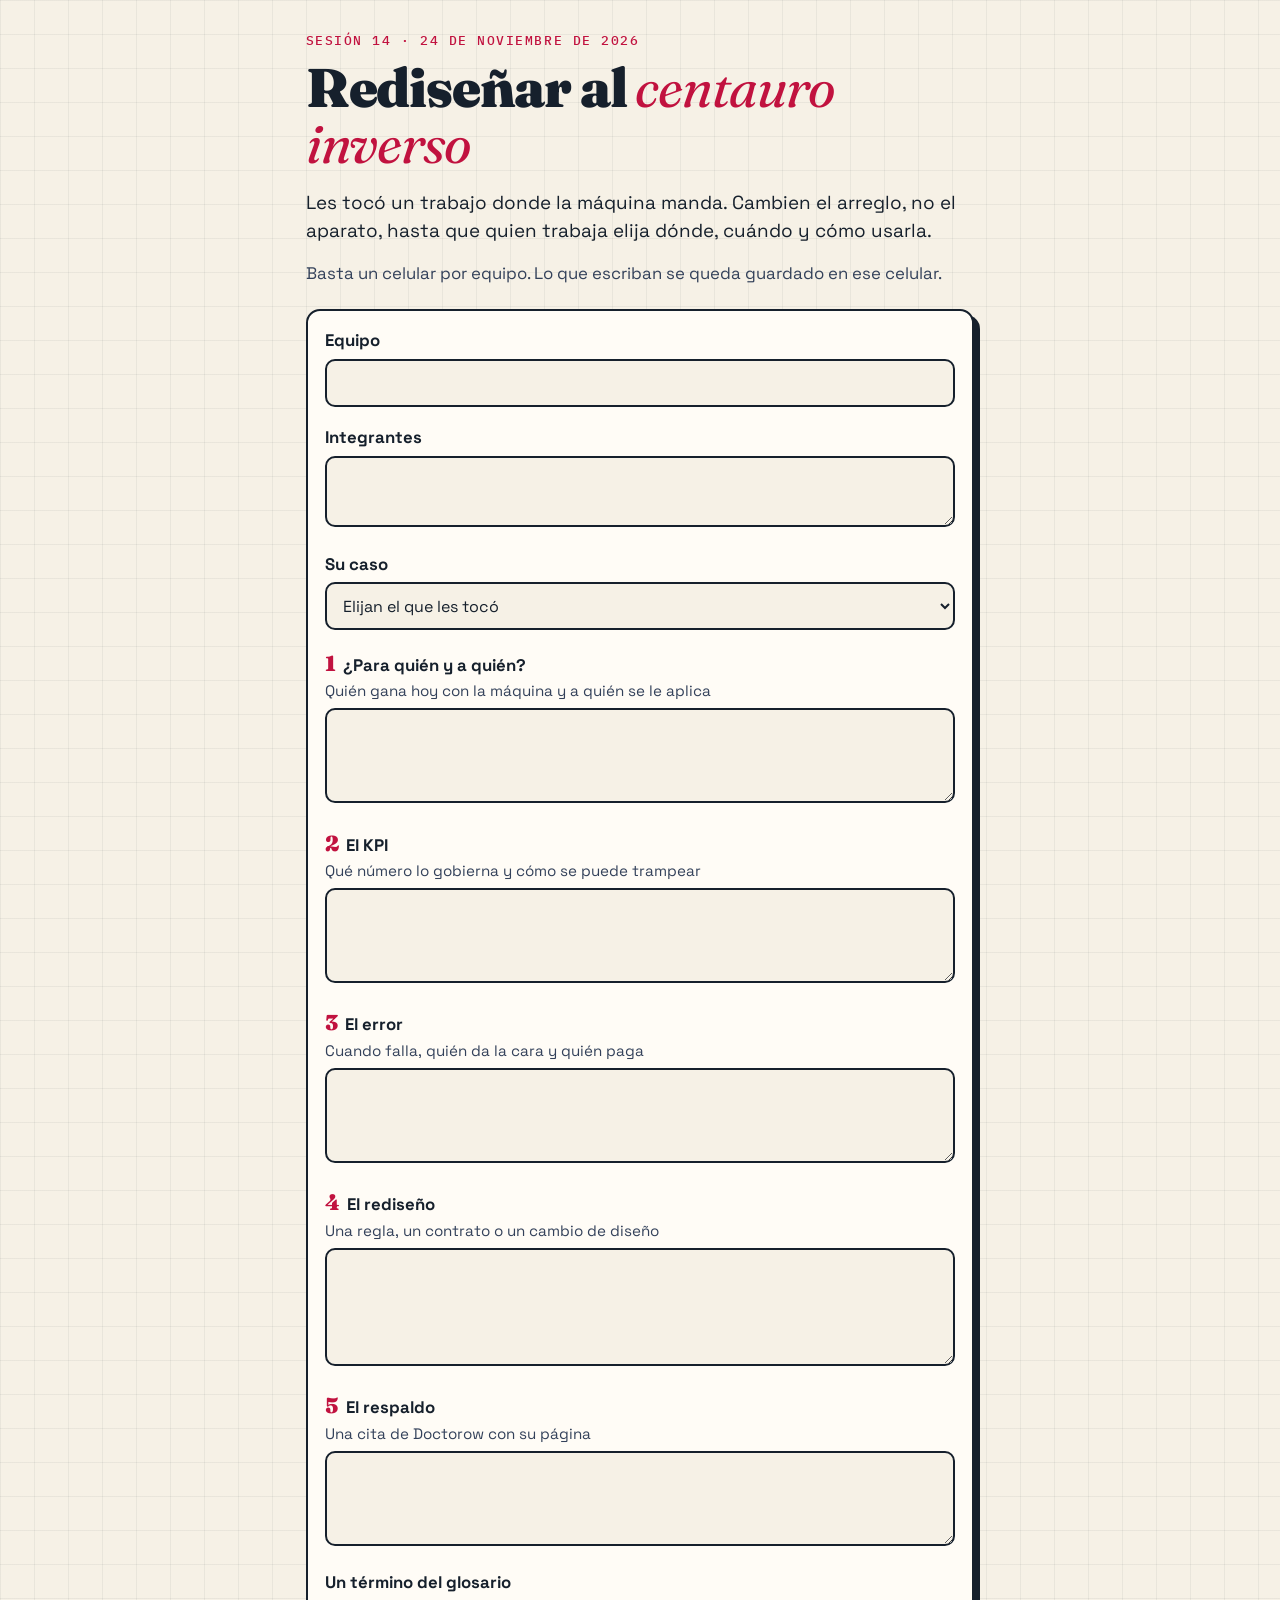
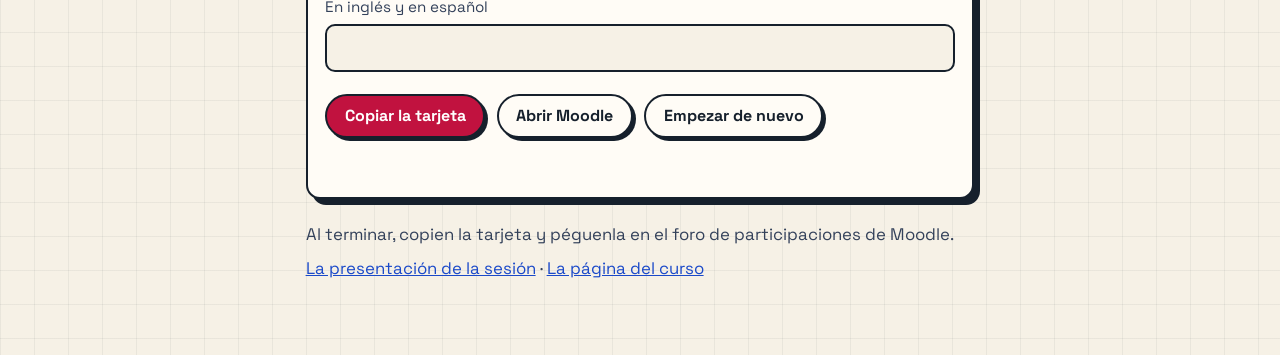
<file: centauro.html>
<!doctype html>
<html lang="es-MX">
<head>
  <meta charset="utf-8">
  <meta name="viewport" content="width=device-width, initial-scale=1">
  <meta name="theme-color" content="#c1123f">
  <meta name="description" content="Tarjeta del equipo: rediseñar al centauro inverso. Seminario de Negocios Internacionales III · FCA UNAM · Grupo 1746 · 2027-1.">
  <title>Rediseñar al centauro inverso · Seminario III 2027-1</title>
  <link rel="preconnect" href="https://fonts.googleapis.com">
  <link rel="preconnect" href="https://fonts.gstatic.com" crossorigin>
  <link rel="stylesheet" href="assets/centauro/centauro.css">
  <script defer src="assets/centauro/centauro.js"></script>
</head>
<body>
<main>
  <p class="kicker">Sesión 14 · 24 de noviembre de 2026</p>
  <h1>Rediseñar al <em>centauro inverso</em></h1>
  <p class="lead">Les tocó un trabajo donde la máquina manda. Cambien el arreglo, no el aparato, hasta que quien trabaja elija dónde, cuándo y cómo usarla.</p>
  <p class="nota">Basta un celular por equipo. Lo que escriban se queda guardado en ese celular.</p>

  <form id="tarjeta" autocomplete="off">
    <label for="equipo">Equipo</label>
    <input id="equipo" name="equipo" type="text">
    <label for="integrantes">Integrantes</label>
    <textarea id="integrantes" name="integrantes" rows="2"></textarea>
    <label for="caso">Su caso</label>
    <select id="caso" name="caso">
      <option value="">Elijan el que les tocó</option>
      <option>1 · Cajas de autocobro en el súper</option>
      <option>2 · Reparto de comida por app</option>
      <option>3 · Call center que ahora atiende un chatbot</option>
      <option>4 · Surtir pedidos en un almacén</option>
      <option>5 · Manejar para una app de viajes</option>
      <option>6 · Redactar notas con IA a destajo</option>
      <option>7 · Moderar contenido de una red social</option>
      <option>8 · Ventanilla de banco frente a la app</option>
      <option>9 · Filtrar currículums con IA</option>
      <option>10 · Traducir corrigiendo lo que hizo la IA</option>
    </select>
    <label for="quien"><b>1</b> ¿Para quién y a quién? <small>Quién gana hoy con la máquina y a quién se le aplica</small></label>
    <textarea id="quien" name="quien" rows="3"></textarea>
    <label for="kpi"><b>2</b> El KPI <small>Qué número lo gobierna y cómo se puede trampear</small></label>
    <textarea id="kpi" name="kpi" rows="3"></textarea>
    <label for="error"><b>3</b> El error <small>Cuando falla, quién da la cara y quién paga</small></label>
    <textarea id="error" name="error" rows="3"></textarea>
    <label for="rediseno"><b>4</b> El rediseño <small>Una regla, un contrato o un cambio de diseño</small></label>
    <textarea id="rediseno" name="rediseno" rows="4"></textarea>
    <label for="cita"><b>5</b> El respaldo <small>Una cita de Doctorow con su página</small></label>
    <textarea id="cita" name="cita" rows="3"></textarea>
    <label for="termino">Un término del glosario <small>En inglés y en español</small></label>
    <input id="termino" name="termino" type="text">
    <div class="botones">
      <button type="button" class="btn primaria" id="copiar">Copiar la tarjeta</button>
      <a class="btn" href="https://negociosinternacionales.fca.unam.mx" target="_blank" rel="noopener noreferrer">Abrir Moodle</a>
      <button type="button" class="btn" id="borrar">Empezar de nuevo</button>
    </div>
    <p id="aviso" class="aviso" aria-live="polite"></p>
    <textarea id="salida" rows="12" readonly hidden aria-label="Texto de la tarjeta"></textarea>
  </form>
  <p class="nota">Al terminar, copien la tarjeta y péguenla en el foro de participaciones de Moodle.</p>
  <p class="nota"><a href="presentacion_s14.html">La presentación de la sesión</a> · <a href="index.html">La página del curso</a></p>
</main>
</body>
</html>
</file>
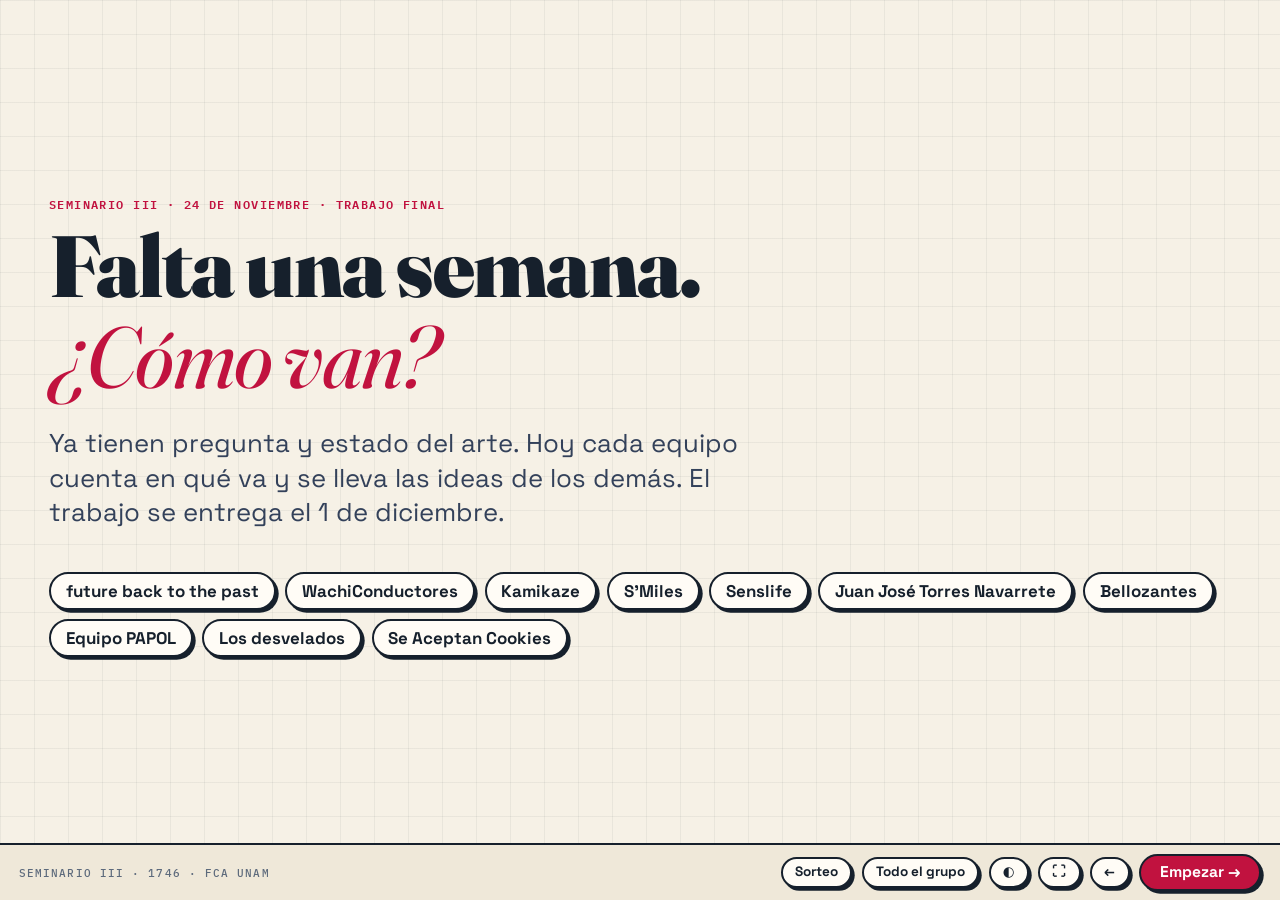
<file: dinamica-equipos.html>
<!doctype html>
<html lang="es-MX"><head><meta charset="utf-8"><meta name="viewport" content="width=device-width,initial-scale=1"><meta name="robots" content="noindex">
<title>¿Cómo van? · Seminario III 1746</title>
<link href="https://fonts.googleapis.com/css2?family=Fraunces:ital,opsz,wght@0,9..144,600;0,9..144,900;1,9..144,400&family=IBM+Plex+Mono:wght@400;500;600&family=Space+Grotesk:wght@400;500;700&display=swap" rel="stylesheet">
<style>
:root{--paper:#f6f1e6;--paper-2:#efe8d9;--card:#fffcf6;--ink:#16202c;--ink-soft:#33415a;--muted:#5d6a7c;--line:#d9cfba;--edge:#16202c;--grid:rgba(22,32,44,.055);--guinda:#c1123f;--cobalt:#1a49c9;--teal:#0f7a70;--amber:#8f5f00;--plum:#7c3f6d;--tint-red:#fbe3e7;--tint-blue:#e4ecff;--tint-teal:#dcf1ec;--tint-amber:#fbeed2;--tint-plum:#f4e7f1;--on:#fff;--sh:.35rem .35rem 0 var(--edge);--sh-s:.2rem .2rem 0 var(--edge);--display:"Fraunces",Georgia,serif;--sans:"Space Grotesk",system-ui,sans-serif;--mono:"IBM Plex Mono",ui-monospace,Menlo,monospace}
html[data-theme=dark]{--paper:#0e1620;--paper-2:#131e2a;--card:#17232f;--ink:#eef3f9;--ink-soft:#c6d3e2;--muted:#93a3b8;--line:#31435a;--edge:#050b12;--grid:rgba(255,255,255,.045);--guinda:#ff5573;--cobalt:#83a8ff;--teal:#4fd0bf;--amber:#f2c257;--plum:#d68fc4;--tint-red:#341a23;--tint-blue:#17233f;--tint-teal:#0f2c2a;--tint-amber:#332711;--tint-plum:#2d1c2b;--on:#16080c}
*{box-sizing:border-box}
html{font-size:clamp(13px,min(1.06vw,1.9vh),30px)}
html,body{height:100%}
body{margin:0;background:var(--paper) linear-gradient(var(--grid) 1px,transparent 1px) 0 0/34px 34px;background-image:linear-gradient(var(--grid) 1px,transparent 1px),linear-gradient(90deg,var(--grid) 1px,transparent 1px);color:var(--ink);font:400 1.15rem/1.45 var(--sans);overflow:hidden;overflow-wrap:break-word}
h1,h2,h3{font-family:var(--display);font-weight:900;line-height:1.05;margin:0;letter-spacing:-.02em;text-wrap:balance}
h1{font-size:6.4rem}h1 em,h2 em{font-weight:400;color:var(--guinda)}h2{font-size:3.1rem}h3{font-size:1.5rem;letter-spacing:-.01em}
p{margin:0 0 .6rem}p:last-child{margin:0}a{color:var(--cobalt)}
.k{font:600 .88rem/1.4 var(--mono);letter-spacing:.12em;text-transform:uppercase;color:var(--guinda);margin:0 0 .5rem}
.k.b{color:var(--cobalt)}.k.t{color:var(--teal)}.k.a{color:var(--amber)}.k.p{color:var(--plum)}
button,select,textarea{font:inherit;color:inherit}
button{cursor:pointer}
:focus-visible{outline:.2rem solid var(--cobalt);outline-offset:.15rem}
[hidden]{display:none!important}
.v{position:fixed;inset:0 0 4.2rem;padding:2.4rem 3.6rem 1.6rem;overflow:auto;display:none}
.v.on{display:flex;flex-direction:column}
.card{background:var(--card);border:.15rem solid var(--edge);border-radius:1rem;box-shadow:var(--sh-s);padding:1.2rem 1.4rem;min-width:0}
.btn{border:.15rem solid var(--edge);border-radius:99px;background:var(--card);box-shadow:var(--sh-s);padding:.5rem 1.1rem;font-weight:700;font-size:1.05rem;line-height:1.2;transition:transform .15s}
.btn:hover{transform:translate(-.06rem,-.06rem)}.btn:active{transform:translate(.12rem,.12rem);box-shadow:none}
.btn.g{background:var(--guinda);color:var(--on)}.btn[disabled]{opacity:.4;cursor:default;transform:none}
/* barra */
.bar{position:fixed;inset:auto 0 0;height:4.2rem;background:var(--paper-2);border-top:.15rem solid var(--edge);display:flex;align-items:center;gap:.7rem;padding:0 1.4rem;z-index:5}
.bar .m{font:500 .8rem var(--mono);letter-spacing:.1em;text-transform:uppercase;color:var(--muted);margin-right:auto;white-space:nowrap;overflow:hidden;text-overflow:ellipsis}
.bar .btn{padding:.42rem .9rem;font-size:1rem;white-space:nowrap}.bar .btn.g{font-size:1.15rem;padding:.5rem 1.4rem}
.reloj{display:flex;align-items:center;gap:.45rem}.reloj output{font:600 1.9rem/1 var(--mono);min-width:5.4rem;text-align:center;font-variant-numeric:tabular-nums}
.reloj.fin output{background:var(--guinda);color:var(--on);border-radius:.5rem;padding:.25rem .3rem}
/* portada y ronda */
.centro{justify-content:center}.sub{font-size:1.9rem;line-height:1.35;color:var(--ink-soft);max-width:42ch;margin-top:1.8rem}
.lista{display:flex;flex-wrap:wrap;gap:.7rem;margin-top:2.4rem}.lista span{background:var(--card);border:.15rem solid var(--edge);border-radius:99px;padding:.35rem 1.1rem;font-weight:700;font-size:1.25rem;box-shadow:var(--sh-s)}
.g4{display:grid;grid-template-columns:repeat(4,1fr);gap:1.4rem;margin-top:2.2rem}.g3{display:grid;grid-template-columns:repeat(3,1fr);gap:1.3rem}
.paso{padding:1.5rem}.paso b.n{font:900 3.6rem/1 var(--display);display:block}.paso h3{font-size:2rem;margin:.6rem 0 .5rem}.paso p{font-size:1.35rem;color:var(--ink-soft)}.paso .min{font:600 1rem var(--mono);color:var(--muted);margin-top:.9rem}
.c1{background:var(--tint-blue)}.c2{background:var(--tint-amber)}.c3{background:var(--tint-teal)}.c4{background:var(--tint-red)}
/* sorteo */
#sorteo{padding:1rem 2rem}
.ruleta{position:relative;flex:1;min-height:0}
.rosa{position:absolute;left:50%;top:50%;width:min(60vh,50rem);aspect-ratio:1;transform:translate(-50%,-50%)}
.rosa svg{width:100%;height:100%;display:block;overflow:visible}
.gira{position:absolute;left:50%;top:50%;transform:translate(-50%,-50%);width:9.5rem;height:9.5rem;border-radius:50%;border:.22rem solid var(--edge);background:var(--guinda);color:var(--on);font:900 1.75rem/1.05 var(--display);box-shadow:var(--sh-s)}
.eq{position:absolute;transform:translate(-50%,-50%);width:19%;min-height:5.2rem;background:var(--card);border:.18rem solid var(--edge);border-radius:1rem;box-shadow:var(--sh-s);font:700 1.5rem/1.15 var(--sans);padding:.6rem .8rem;transition:background .12s,color .12s,opacity .3s}
.eq.luz{background:var(--guinda);color:var(--on);box-shadow:var(--sh)}.eq.ya{opacity:.42;box-shadow:none;border-style:dashed}.eq.ya::after{content:"ya pasó";display:block;font:500 .85rem var(--mono);margin-top:.2rem}
.sale{position:fixed;inset:0 0 4.2rem;background:var(--guinda);color:var(--on);display:flex;flex-direction:column;justify-content:center;padding:3rem 5rem;z-index:3;animation:abre .45s cubic-bezier(.2,.8,.2,1) both;border:0;cursor:pointer}
@keyframes abre{from{clip-path:circle(0 at 50% 50%)}to{clip-path:circle(120% at 50% 50%)}}
.sale h2{font-size:clamp(3.5rem,8.6rem,14vw);color:inherit}.sale p{font-size:2.3rem;line-height:1.25;margin-top:1.6rem;max-width:40ch}.sale .k{color:inherit;font-size:1.2rem;opacity:.85;margin:0 0 1.2rem;max-width:none}
.sale .btn{color:var(--ink);align-self:flex-start;margin-top:2.4rem}
/* equipo */
.cab{display:flex;align-items:flex-end;gap:2rem;justify-content:space-between;margin-bottom:1.3rem}.cab h2{font-size:3rem}.cab .tema{font-size:1.35rem;color:var(--ink-soft);margin:.35rem 0 0}
.cab .btn{flex:none;background:var(--tint-blue)}
.pasos{display:flex;gap:.55rem;margin-bottom:1.3rem}.pasos button{flex:1;text-align:left;background:none;border:0;border-top:.35rem solid var(--line);padding:.5rem 0 0;font-weight:700;font-size:1.1rem;color:var(--muted)}.pasos button[aria-current=step]{border-color:var(--guinda);color:var(--ink)}.pasos button.antes{border-color:var(--ink)}
.cuerpo{flex:1;min-height:0;display:grid;gap:1.4rem}
.dos{grid-template-columns:1.12fr 1fr}
.preg{background:var(--tint-blue);display:flex;flex-direction:column;justify-content:center;padding:1.8rem 2rem}
.preg .q{font:600 2.45rem/1.2 var(--display);letter-spacing:-.01em}.preg .q,.preg .h{font-size:calc(var(--z,1)*var(--f))}.preg .q{--f:2.45rem}.preg .h{--f:1.4rem;color:var(--ink-soft);margin-top:1.3rem;padding-top:1rem;border-top:.12rem solid var(--line)}
.col{display:flex;flex-direction:column;gap:1rem;min-width:0}.col>.card{flex:1;display:flex;flex-direction:column;justify-content:center}
.col h3{font-size:1.7rem}
.chips{display:flex;flex-wrap:wrap;gap:.5rem;margin-top:.8rem}.chip{border:.14rem solid var(--edge);border-radius:99px;background:var(--paper);padding:.35rem .95rem;font-weight:700;font-size:1.15rem}.chip[aria-pressed=true]{background:var(--guinda);color:var(--on)}
textarea{width:100%;flex:1;min-height:3.6rem;resize:none;border:.14rem solid var(--line);border-radius:.7rem;background:var(--paper);padding:.6rem .8rem;font-size:1.25rem;line-height:1.35;margin-top:.7rem}
textarea::placeholder{color:var(--muted)}
.tres{grid-template-rows:repeat(3,1fr)}.tres .card{display:grid;grid-template-columns:5.2rem 1fr;align-items:center;padding:1rem 2rem}.tres b{font:900 4rem/1 var(--display);color:var(--guinda)}.tres p{font:600 1.95rem/1.22 var(--display)}
.resp{display:flex;align-items:center;gap:.8rem;flex-wrap:wrap;min-height:4.2rem}.resp .quien{display:inline-flex;align-items:center;gap:.6rem;background:var(--teal);color:var(--on);border:.15rem solid var(--edge);border-radius:99px;padding:.35rem .6rem .35rem 1.2rem;font-weight:700;font-size:1.5rem;box-shadow:var(--sh-s)}.resp .quien button{border:0;background:none;font-size:1.1rem;padding:.1rem .4rem}
.resp select{border:.15rem solid var(--edge);border-radius:99px;background:var(--card);padding:.5rem .9rem;font-weight:700;font-size:1.05rem;max-width:20rem}
.resp #sacaR{font-size:1.5rem;padding:.6rem 1.5rem}
#p3{grid-template-rows:auto 1fr}#p3 .g3 .card{display:flex;flex-direction:column}#p3 h3{font-size:1.8rem}#p3 .g3 p{font-size:1.15rem;color:var(--ink-soft);margin-top:.4rem}
/* fichas */
dialog{width:min(96vw,100rem);height:92vh;max-width:none;max-height:none;border:.2rem solid var(--edge);border-radius:1.2rem;background:var(--paper);color:var(--ink);padding:0;box-shadow:var(--sh)}dialog::backdrop{background:rgba(10,16,24,.6)}
dialog[open]{display:flex;flex-direction:column}
.dh{display:flex;align-items:center;gap:1rem;padding:1.1rem 1.6rem .8rem}.dh h2{font-size:2rem;margin-right:auto}
.tabs{display:flex;flex-wrap:wrap;gap:.4rem;padding:0 1.6rem;border-bottom:.15rem solid var(--edge)}.tabs button{border:.15rem solid transparent;border-bottom:0;border-radius:.7rem .7rem 0 0;background:none;padding:.5rem 1.1rem;font-weight:700;font-size:1.1rem;color:var(--muted)}.tabs button[aria-selected=true]{background:var(--card);border-color:var(--edge);color:var(--ink)}
.dc{flex:1;overflow:auto;background:var(--card);padding:1.6rem}
.dc .g2{display:grid;grid-template-columns:1fr 1fr;gap:1.2rem}.caja{border:.12rem solid var(--line);border-radius:.9rem;padding:1.1rem 1.3rem;background:var(--paper);min-width:0}.caja.b{background:var(--tint-blue)}.caja.t{background:var(--tint-teal)}.caja.a{background:var(--tint-amber)}.caja.r{background:var(--tint-red)}
.dc p,.dc li{font-size:1.25rem;line-height:1.45}.dc .gde{font:600 1.65rem/1.28 var(--display)}.dc ol{margin:0;padding-left:1.6rem}.dc li{margin:.3rem 0}.dc .caja+.caja.sig{margin-top:1.2rem}.dc .fte{display:grid;grid-template-columns:3rem 1fr auto;gap:1rem;margin-bottom:1rem}.fte>b{font:900 2.2rem/1 var(--display);color:var(--guinda)}.fte .ref{font-weight:500}.fte .ap{color:var(--ink-soft);margin-top:.5rem}.ancla{text-align:center;font:600 1.5rem/1.1 var(--mono);color:var(--teal);white-space:nowrap}.ancla small{display:block;font-size:.8rem;color:var(--muted);font-weight:500}
.dc a{overflow-wrap:anywhere}.mapa{display:grid;grid-template-columns:repeat(3,1fr);gap:1.2rem}.vacio{color:var(--muted);font-style:italic}
.gente{display:grid;grid-template-columns:1fr 1fr;gap:.8rem}.gente .caja{font-size:1.5rem;font-weight:700}.gente span{display:block;font:500 1rem var(--mono);color:var(--guinda)}
/* grupo */
.tot{display:flex;flex-wrap:wrap;gap:.6rem;margin:.8rem 0 1.3rem}.tot span{background:var(--tint-amber);border:.14rem solid var(--edge);border-radius:99px;padding:.25rem .9rem;font-weight:700}
.gg{display:grid;grid-template-columns:repeat(5,1fr);gap:1rem;flex:1;grid-auto-rows:minmax(13rem,1fr)}.gg .card{font-size:1.12rem!important;display:flex;flex-direction:column;text-align:left;padding:1rem 1.1rem;font-size:1.02rem;line-height:1.35;justify-content:flex-start;align-items:stretch}.gg .card.ya{background:var(--tint-teal)}.gg h3{font-size:1.4rem;margin-bottom:.3rem}.gg .te{color:var(--ink-soft)}.gg .fo{font-weight:700;color:var(--guinda);margin-top:.5rem}.gg .pl{margin-top:.5rem;border-top:.12rem solid var(--line);padding-top:.4rem}
.fila{display:flex;justify-content:space-between;align-items:flex-end;gap:1rem;flex-wrap:wrap}.fila div{display:flex;gap:.6rem}
@media(max-width:820px){html{font-size:14px}body{font-size:1.1rem}.v{padding:1.2rem 1rem;inset:0 0 7rem}h1{font-size:3.4rem}h2,.cab h2{font-size:2rem}.sub{font-size:1.3rem}.g4,.g3,.dos,.dc .g2,.mapa,.gente,.gg{grid-template-columns:1fr}.cab{flex-direction:column;align-items:flex-start;gap:.8rem}.cuerpo{flex:none}.tres{grid-template-rows:none}.tres .card{grid-template-columns:3rem 1fr;padding:1rem}.tres b{font-size:2.4rem}.tres p,.preg .q,.preg .q{--f:1.4rem}.preg .h{--f:1.1rem}.pasos button{font-size:.8rem}.rosa{display:none}.ruleta{display:grid;grid-template-columns:1fr 1fr;gap:.7rem;flex:none}.eq{position:static;transform:none;width:auto;font-size:1.1rem}.gira{position:static;transform:none;grid-column:1/-1;width:auto;height:4rem;border-radius:1rem}.sale{padding:2rem 1.4rem;bottom:7rem}.sale p{font-size:1.4rem}.bar{height:7rem;flex-wrap:wrap;gap:.4rem;padding:.4rem .7rem;align-content:center}.bar .m{display:none}.dc .fte{grid-template-columns:2rem 1fr}.ancla{grid-column:2;text-align:left}textarea{min-height:6rem}#bTema,#bFull{display:none}.gira br{display:none}.bar .btn,.bar .btn.g{padding:.4rem .7rem;font-size:.95rem}.gg{grid-auto-rows:auto}}
@media(prefers-reduced-motion:reduce){*{animation:none!important;transition:none!important}}
</style></head><body>

<section class="v centro" id="portada">
  <p class="k">Seminario III · 24 de noviembre · Trabajo final</p>
  <h1>Falta una semana.<br><em>¿Cómo van?</em></h1>
  <p class="sub">Ya tienen pregunta y estado del arte. Hoy cada equipo cuenta en qué va y se lleva las ideas de los demás. El trabajo se entrega el 1 de diciembre.</p>
  <div class="lista" id="nombres"></div>
</section>

<section class="v centro" id="ronda">
  <p class="k">Cuando salga su equipo</p>
  <h2>Cuatro momentos, <em>unos ocho minutos</em></h2>
  <div class="g4">
    <div class="card paso c1"><b class="n">1</b><h3>Cuentan</h3><p>Su pregunta, qué tipo de trabajo van a hacer, en qué van y qué les está costando.</p><p class="min">2 min</p></div>
    <div class="card paso c2"><b class="n">2</b><h3>Contestan</h3><p>Tres preguntas sobre lo que entregaron. Empiecen por la que más les sirva.</p><p class="min">2 min</p></div>
    <div class="card paso c3"><b class="n">3</b><h3>El grupo responde</h3><p>Sale otro equipo a dar su opinión. Después, quien quiera levantar la mano.</p><p class="min">3 min</p></div>
    <div class="card paso c4"><b class="n">4</b><h3>Se llevan</h3><p>Una sola cosa que van a hacer antes del 1 de diciembre.</p><p class="min">1 min</p></div>
  </div>
</section>

<section class="v" id="sorteo"><div class="ruleta" id="ruleta"></div></section>
<section class="v" id="equipo"></section>
<section class="v" id="grupo"></section>
<button type="button" class="sale" id="sale" hidden style="text-align:left"></button>

<dialog id="dlg" aria-labelledby="dt"><div class="dh"><h2 id="dt"></h2><button class="btn" type="button" id="dx">Cerrar ✕</button></div><div class="tabs" role="tablist" id="tabs"></div><div class="dc" id="dc" role="tabpanel" tabindex="0"></div></dialog>

<nav class="bar" aria-label="Controles">
  <span class="m">Seminario III · 1746 · FCA UNAM</span>
  <div class="reloj" id="reloj" hidden><output id="hora">2:00</output><button class="btn" type="button" id="rp" aria-label="Iniciar o pausar el reloj">▶</button><button class="btn" type="button" id="r1" aria-label="Sumar un minuto">+1</button><button class="btn" type="button" id="r0" aria-label="Reiniciar el reloj">↺</button></div>
  <button class="btn" type="button" id="bFicha" hidden>Lo que entregaron</button>
  <button class="btn" type="button" id="bSorteo">Sorteo</button>
  <button class="btn" type="button" id="bGrupo">Todo el grupo</button>
  <button class="btn" type="button" id="bTema" aria-label="Claro u oscuro">◐</button>
  <button class="btn" type="button" id="bFull" aria-label="Pantalla completa">⛶</button>
  <button class="btn" type="button" id="bAtras" aria-label="Atrás">←</button>
  <button class="btn g" type="button" id="bSig">Empezar →</button>
</nav>

<script>
(function(){"use strict";
const D=[{"id": "future", "nombre": "future back to the past", "tema": "Amazon Prime Video: anuncios, cobros extra y cancelaciones en México", "ind": false, "m": [{"n": "Zoey Atenco Vargas", "r": "Datos"}, {"n": "Danna Paola Benitez Montiel", "r": "Coordinación"}, {"n": "Sofia Gomez Monroy", "r": "Relatoría"}, {"n": "Irene Martinez Acosta", "r": "Evidencia"}, {"n": "Dafne Judith Romero Barrera", "r": "Contraargumento"}], "p": ["Su hipótesis dice que los anuncios y los cobros extra empujan a cancelar. ¿Con qué dato de México van a saber que la gente canceló, y que fue por eso?", "Una de sus fuentes estudia China y ninguna menciona a México en el título. ¿Qué de lo que encuentran vale para el caso mexicano y qué no?", "Llevan tres fuentes. ¿Cuál sería la cuarta: PROFECO, un estudio de mercado, los comunicados de Amazon?"], "a": {"innov": "contrainnovación", "sector": "enseñanza, actividades de servicios/profesionales", "recorte": "Dónde: México · Cuándo: 2024- 2026 · Quiénes: Personas mayores de 18 años residentes en México que utilizaron prime", "clave": "Resistencia a la economía de suscripciones: comportamiento de los consumidores que cuestionan y abandonan servicios de pago recurrente cuando consideran que sus condiciones comerciales ya no justifican el costo de la suscripción.\nIncorporación de publicidad: inclusión de anuncios comerciales durante la reproducción de contenidos audiovisuales en un servicio de streaming de pago.\nPagos adicionales por contenido: cobros independientes de la suscripción para acceder a películas o series mediante renta o compra digital.\nCancelación de suscripción: decisión del consumidor de terminar voluntariamente su contratación y dejar de pagar por el servicio.", "preg": "¿En qué medida la incorporación de publicidad y los pagos adicionales por contenido en Amazon Prime Video influyen en la decisión de cancelar la suscripción de los consumidores en México durante 2024-2026?", "hip": "La incorporación de publicidad y los cobros adicionales por contenido reducen el valor percibido de Amazon Prime Video, generando inconformidad entre los consumidores y aumentando su disposición a cancelar la suscripción.", "cambio": "Si las cancelaciones no estuvieran relacionadas significativamente con la publicidad ni con los pagos adicionales, sino principalmente con factores como el precio general de la suscripción, la falta de contenido atractivo o la situación económica de los consumidores.", "buscar": "Amazon: Comunicados oficiales, condiciones de contratación, cambios en los planes de suscripción, incorporación de publicidad y modalidades de renta o compra de contenido.\nPROFECO: Quejas de consumidores, información sobre derechos del consumidor y condiciones comerciales de los servicios digitales.\nEstudios de mercado: Informes sobre hábitos de consumo de streaming, cancelaciones de suscripciones, percepción de precios y fatiga de suscripciones.\nInvestigación académica: Artículos científicos y estudios sobre resistencia del consumidor, valor percibido, comportamiento de compra y economía de suscripciones.", "reglas": "", "pruebas": "Se reconoce de qué hablamos; Dice algo que no se sabe ya; Le sirve a una empresa del sector; Sabemos qué dato nos haría cambiar de idea"}, "b": {"preg": "¿En qué medida la incorporación de publicidad y los pagos adicionales por contenido en Amazon Prime Video influyen en la decisión de cancelar la suscripción de los consumidores en México durante 2024-2026?", "subs": ["¿Qué cambios relacionados con anuncios, renta o compra de contenido comunicó Amazon para Prime Video durante el periodo?", "¿Qué factores relacionados con el valor percibido y la continuidad identifican estudios académicos sobre streaming, y qué tan aplicables son al caso mexicano?"], "hip": "La incorporación de publicidad y los cobros adicionales por contenido reducen el valor percibido de Amazon Prime Video, generando inconformidad entre los consumidores y aumentando su disposición a cancelar la suscripción.", "claves": "Suscripciones · Anuncios · Videos · Consumidores · Publicidad · Amazon Prime", "sabe": "En el objeto de estudio, el los modelos de adopción tecnológica y en el rol de la experiencia del usuario.", "disc": "Cuál es el motor decisivo del comportamiento del expectador, ni en qué etapa actua.", "falta": "Análisis del contenido, estudios y comportamiento real, no profundiza en umbrales de precios.", "fuentes": [{"etq": "Artículo · las dos", "ref": "Carissa, N. E., Erlangga, M., Evik, C. S., & Handayani, P. W. (2023). The influence of perceived usefulness, satisfaction, and personalization on subscription video on demand continuance intentions. CommIT (Communication and Information Technology) Journal, 17(2).", "liga": "", "aporta": "", "ancla": 4, "pasa": ""}, {"etq": "Artículo · las dos", "ref": "Tefertiller, A. (2020). Cable cord-cutting and streaming adoption: Advertising avoidance and technology acceptance in television innovation. Telematics and Informatics, 51, Article 101416.", "liga": "", "aporta": "", "ancla": 4, "pasa": ""}, {"etq": "Artículo · las dos", "ref": "Wu, T., Jiang, N., Sharif, S. P., et al. (2025). Explaining subscription intention for video streaming platforms in China: Integrating the UTAUT2 model, perceived value theory, and SOR theory. PLOS ONE, 20(5), e0322860.", "liga": "", "aporta": "", "ancla": 4, "pasa": ""}]}, "corta": false, "l10": "https://negociosinternacionales.fca.unam.mx/mod/forum/discuss.php?d=769#p958", "l17": "https://negociosinternacionales.fca.unam.mx/mod/forum/discuss.php?d=817#p1006", "c10": "10 nov · 18:23", "c17": "17 nov · 18:41", "pdf": ""}, {"id": "wachi", "nombre": "WachiConductores", "tema": "Quién se queda con el valor en la cadena de TSMC en Asia-Pacífico", "ind": false, "m": [{"n": "Juan Carlos Cantu Morales", "r": ""}, {"n": "Hugo Otilio Delgadillo Rios", "r": ""}, {"n": "Marco Antonio Fernandez Martinez", "r": ""}, {"n": "Axel Garcia Hernandez", "r": ""}, {"n": "Mariana Garcia Torres Guerrero", "r": ""}, {"n": "Jesus Rodrigo Lozano Yañez", "r": ""}, {"n": "Josue Vidal Parra Cruz", "r": ""}, {"n": "Mauricio Santiago Quintanar", "r": ""}, {"n": "Aaron Luciano Zavala Rodriguez", "r": ""}], "p": ["¿Con qué van a medir el valor: valor agregado, inversión, empleo especializado o proveedores locales? Si solo pudieran usar uno, ¿cuál?", "El 10 de noviembre sospechaban un reparto desigual, con más para las economías especializadas. ¿Lo siguen sosteniendo después de leer?", "El texto de Gereffi es de 2002 y trata de la cadena del vestido. ¿Qué les sirve de ahí para hablar de chips, y en qué chocaría con Yeung o con Miller?"], "a": {"innov": "Semiconductores", "sector": "2610 Fabricación de Componentes y Tableros electronicos", "recorte": "Dónde: APAC · Cuándo: 2020-2026 · Quiénes: Taiwan Semiconductor Manufacturing Company, proveedores de materiales y equipos,", "clave": "2020–2026, APAC, con énfasis en Taiwán y en los vínculos de su cadena de suministro regional.", "preg": "¿Qué cambios presenta la distribución del valor económico asociado a la cadena de suministro de TSMC entre las economías de APAC durante 2020–2026?", "hip": "Creemos que, entre 2020 y 2026, los beneficios de la cadena de suministro de TSMC se distribuyeron de forma desigual entre las economías de APAC.\nLas economías con actividades más especializadas podrían haber captado más valor que aquellas enfocadas en ensamblaje y prueba.", "cambio": "Cambiariamos solo si los datos comparables mostraran que las economías participantes recibieron beneficios similares en valor agregado, inversión, empleo especializado y participación de proveedores locale", "buscar": "Cifras del gobierno de Taiwan (propietario de la TSMC)\nSitios de Consultores Externos dentro de la region\nEstadísticas: comercio e inversión.\nFuentes empresariales reportes de TSMC y sus proveedores.\nFuentes oficiales datos de los países de APAC.\nEstudios especializados  informes de organismos como la OCDE.\nEnfoque de análisis: comparar la distribución del valor por actividad y territorio, considerando la especialización de las economías y la concentración de insumos críticos en una cadena de suministro global.", "reglas": "Les interesa a todos; Las fuentes se pueden conseguir; Las fuentes se pueden leer; Saben hacer lo que pide", "pruebas": "Se reconoce de qué hablamos; Dice algo que no se sabe ya; Le sirve a una empresa del sector; Sabemos qué dato nos haría cambiar de idea"}, "b": {"preg": "¿Qué cambios presenta la distribución del valor económico asociado a la cadena de suministro de TSMC entre las economías de APAC durante 2020–2026?", "subs": [], "hip": "", "claves": "", "sabe": "", "disc": "", "falta": "", "fuentes": [{"etq": "Henry Wai-chung Yeung", "ref": "", "liga": "https://www.tandfonline.com/doi/full/10.1080/21681376.2025.2600174#abstract", "aporta": "Referente principal en redes globales de producción (GPN) en Asia Oriental. Ha publicado análisis empíricos recientes sobre la captura de valor, la geografía económica de la fundición de semiconductores y el posicionamiento de Taiwán y Corea del Sur en la cadena de valor.", "ancla": null, "pasa": ""}, {"etq": "Gary Gereffi", "ref": "The international competitiveness of Asian economies in the apparel commodity chain Gary Gereffi Asian Development Bank Economics Working Paper Series, 2002", "liga": "https://scholar.google.com/scholar?hl=es&as_sdt=0,5&q=gary+gereffi+apac#d=gs_qabs&t=1794960898346&u=%23p%3Dw0I9zskS_7cJ", "aporta": "Coautor de los marcos de referencia de cadenas globales de valor aplicados al ecosistema de semiconductores y la distribución del valor añadido entre economías líderes y emergentes en el periodo post-2020.", "ancla": null, "pasa": ""}, {"etq": "Seamus Grimes", "ref": "La creciente participación de China en la cadena de valor global de las TIC: un análisis a nivel empresarial.", "liga": "https://scholar.google.com/scholar?hl=es&as_sdt=0%2C5&q=Seamus+grimes&btnG=#d=gs_qabs&t=1794960799148&u=%23p%3DjsUN0jv_VAQJ", "aporta": "Investigador centrado en la interdependencia asimétrica, la distribución del valor agregado y el posicionamiento de China, Taiwán y Asia Oriental dentro de las cadenas globales de valor de semiconductores.", "ancla": null, "pasa": ""}, {"etq": "Yutao Sun", "ref": "La creciente participación de China en la cadena de valor global de las TIC: un análisis a nivel empresarial.", "liga": "https://scholar.google.com/scholar?start=30&q=yutao+sun&hl=es&as_sdt=0,5#d=gs_qabs&t=1794960655095&u=%23p%3DxfXJtWN31AQJ", "aporta": "Coautor (junto con Grimes y otros especialistas) de estudios sobre gobernanza, distribución del valor y reconfiguración geopolítica de la cadena de suministro de semiconductores en Asia-Pacífico.", "ancla": null, "pasa": ""}, {"etq": "Chris Miller", "ref": "Global chip war for strategic semiconductors Nature Reviews Electrical Engineering 1 (1), 2-3, 2024", "liga": "https://scholar.google.com/scholar?hl=es&as_sdt=0%2C5&q=Chris+Miller+apac&oq=#d=gs_qabs&t=1794960599721&u=%23p%3D42FoFdcOu2QJ", "aporta": "Especialista en la historia económica y geopolítica de la industria de los microchips, cuyo trabajo en este periodo analiza el reparto de capacidades, cuellos de botella y flujos de valor entre Estados Unidos, Taiwán, Japón y Corea del Sur.", "ancla": null, "pasa": ""}]}, "corta": false, "l10": "https://negociosinternacionales.fca.unam.mx/mod/forum/discuss.php?d=763#p952", "l17": "https://negociosinternacionales.fca.unam.mx/mod/forum/discuss.php?d=811#p1000", "c10": "10 nov · 18:11", "c17": "17 nov · 18:24", "pdf": ""}, {"id": "kamikaze", "nombre": "Kamikaze", "tema": "Las fintech de pago (IFPE) frente a la banca en el SPEI", "ind": false, "m": [{"n": "Ramses Alberto Becerril Betancourt", "r": ""}, {"n": "Michel Henestrosa Garcia", "r": ""}, {"n": "Ximena Manzano Medrano", "r": ""}, {"n": "Miranda Reyes Perez", "r": ""}, {"n": "Joshua Joshimar Rodriguez Vazquez", "r": ""}, {"n": "Yani Mariana Velazquez Navarrete", "r": ""}], "p": ["Su hipótesis nombra a STP, Mercado Pago, Spin by OXXO y NVIO. ¿En qué dato de Banxico o de la CNBV se va a ver que ellos concentran el volumen?", "Su recorte empieza en 2018, el año de la Ley Fintech. ¿Cuánto del cambio viene de la ley y cuánto de la tecnología?", "En su mapa discuten con García-Cañedo y sus coautores, que no están en la lista. ¿Cuál es esa referencia, y qué otra fuente les falta?"], "a": {"innov": "SPEI Tech", "sector": "Banca 6499", "recorte": "Dónde: México · Cuándo: 2018-2025", "clave": "Cuándo decimos SPEI nos referimos a las instituciones de fondos de pago electrónico, reguladas y autorizadas, bajo la rama CIIU 6499; excluyendo las instituciones de financiamiento colectivo y banca tradicional múltiple, además de los criptoactivos.", "preg": "¿Cuál ha sido el papel de las Fintechs en evolución de las transferencias digitales a través del SPEI en México durante el periodo 2018- 2025?", "hip": "Entre 2000 18:02 1025. Las Fintech de pago dejaron de ser meros intermediarios secundarios para convertirse en los principales catalizadores del volumen y la democratización del SPEI en México masificando las transferencias digitales de menor monto (micro pagos) entre la población antes no bancarizada.", "cambio": "Si la evidencia muestra que la banca tradicional sigue explicando el 80% del volumen transacciónal Total, o que las Fintech en sí mismas, sean consideradas un estímulo competitivo y que su impacto no sea ese sino haber forzado a los grandes bancos a actualizarse. Esta hipótesis, pierde fuerza.", "buscar": "1. Banxico\n2.CNBV\n3. INEGI\n4. CONDUSEF", "reglas": "Les interesa a todos; Las fuentes se pueden conseguir; Las fuentes se pueden leer; Saben hacer lo que pide", "pruebas": "Se reconoce de qué hablamos; Dice algo que no se sabe ya; Le sirve a una empresa del sector; Sabemos qué dato nos haría cambiar de idea"}, "b": {"preg": "¿Cómo evolucionó la participación de las Instituciones de Fondos de Pago Electrónico (IFPE) autorizadas en las transferencias mediante SPEI en México entre 2018 y 2025, en comparación con la banca múltiple?", "subs": ["¿Cuáles fueron las principales IFPE autorizadas que participaron en los servicios de transferencias mediante SPEI durante 2018–2025 y cómo evolucionó su participación?", "¿Qué factores han impulsado o limitado la participación de las fintech frente a los bancos en las transferencias electrónicas en México entre 2018 y 2025?"], "hip": "Entre 2018 y 2025, la participación de las IFPE autorizadas en el SPEI pasó de una etapa inicial de dependencia operativa hacia una consolidación liderada por un grupo reducido de actores clave —principalmente STP (Sistema de Transferencias y Pagos), Mercado Pago, Spin by OXXO y NVIO Pagos—, los cuales concentraron la mayor parte del volumen transaccional del sector no bancario gracias a su infraestructura tecnológica y alianzas comerciales masivas.", "claves": "Tecnología Financiera (Fintech) · Sistema de Pagos Electrónicos Interbancarios (SPEI) · Instituciones de Fondos de Pago Electrónico (IFPE) · Transferencias digitales / Pagos electrónicos", "sabe": "Las fuentes coinciden en que la tecnología ha transformado los servicios financieros en México, facilitando los pagos electrónicos y creando nuevas oportunidades de acceso, pero también haciendo necesaria una regulación que brinde seguridad y confianza a los usuarios.", "disc": "Mientras Guerrero destaca la importancia de proteger a los usuarios frente a los riesgos de las Fintech, García-Cañedo y sus coautores plantean que la regulación también puede convertirse en una barrera para la apertura de nuevas empresas. Por su parte, Juárez Torres y sus coautoras muestran la importancia de desarrollar sistemas de pago cada vez más eficientes.", "falta": "Falta analizar cómo lograr un equilibrio entre innovación financiera, regulación y protección al usuario, sin limitar la competencia ni el crecimiento de las empresas tecnológicas. También es importante considerar los retos de seguridad, inclusión financiera y modernización de la infraestructura de pagos.", "fuentes": [{"etq": "Artículo · caso · BIDI UNAM", "ref": "Torres, M. J., de León, C. I. U. P., & Salazar, P. L. R. Dos décadas del Sistema de Pagos Electrónicos Interbancarios del Banco de México. Problemas del Desarrollo. Revista Latinoamericana de Economía, 57(Especial), 187-219.", "liga": "", "aporta": "https://doi.org/10.22201/iiec.20078951e.2026.e.70412", "ancla": 2, "pasa": "Existe; La abrimos"}, {"etq": "Artículo · caso · Buscador académico", "ref": "Juárez Torres, M., Urgel Ponce de León, C. I., & Rojas Salazar, P. L. (2026). Dos décadas del Sistema de Pagos Electrónicos Interbancarios del Banco de México. Problemas del Desarrollo. Revista Latinoamericana de Economía, 57(Número especial), 187–219.", "liga": "https://doi.org/10.22201/iiec.20078951e.2026.e.70412y", "aporta": "Origen y evolución del spei", "ancla": 2, "pasa": "Existe; La abrimos"}, {"etq": "Artículo · caso · BIDI UNAM", "ref": "Guerrero, M. P. (2018). Comentarios a la ley para regular las instituciones de tecnología financiera. Revista de la Facultad de Derecho de México, 68(271), 959-964.", "liga": "10.22201/fder.24488933e.2018.271.65369", "aporta": "Regulaciones", "ancla": 4, "pasa": "Existe; La abrimos; Dice lo que creemos; Le sirve a la pregunta"}]}, "corta": false, "l10": "https://negociosinternacionales.fca.unam.mx/mod/forum/discuss.php?d=764#p953", "l17": "https://negociosinternacionales.fca.unam.mx/mod/forum/discuss.php?d=812#p1001", "c10": "10 nov · 18:11", "c17": "17 nov · 18:26", "pdf": ""}, {"id": "smiles", "nombre": "S’Miles", "tema": "Digitalización y automatización en el puerto de Manzanillo", "ind": false, "m": [{"n": "Sebastian Isay Arroyo Cueto", "r": ""}, {"n": "Cassandra Suzette Dominguez Sanchez", "r": ""}, {"n": "Luna Duran Peña", "r": ""}, {"n": "Mariana Gabriela Garcia Soberanes", "r": ""}, {"n": "Ana Sofia Hernandez Milan", "r": ""}, {"n": "Hannia Valentina Hernandez Portilla", "r": ""}, {"n": "Odary Ameyalli Magallan Perafan", "r": ""}], "p": ["¿De dónde van a sacar los tiempos de espera y los costos de Manzanillo, antes y después de digitalizar?", "Una de sus fuentes explica la saturación por el tipo de carga. Si tiene razón, ¿qué le pasa a su hipótesis?", "Dos de sus tres fuentes son de 2012 y 2015, y su recorte va de 2020 a 2026. ¿Qué fuente reciente les hace falta?"], "a": {"innov": "Innovación del transporte", "sector": "CIIU 5229 – Otras actividades de apoyo al transporte.", "recorte": "Dónde: Puerto de Manzanillo · Cuándo: 2020-2026 · Quiénes: Empresas navieras, ferroviarias y de transporte terrestre", "clave": "Cuando hablamos de innovación en la integración del transporte nos referimos a la implementación de tecnologías digitales, sistemas de coordinación logística y herramientas de automatización para mejorar la eficiencia, reducir tiempos y costos operativos y optimizar el traslado de mercancías.\nDejamos fuera la innovación en el diseño de buques, los combustibles alternativos y la distribución de última milla al consumidor final.", "preg": "¿De qué manera la implementación de innovaciones tecnológicas en la integración del transporte marítimo, ferroviario y terrestre ha contribuido a mejorar la eficiencia logística y reducir los tiempos y costos operativos en el puerto de Manzanillo, México, durante el periodo 2020-2026?", "hip": "Creemos que la implementación de innovaciones tecnológicas, como plataformas digitales de gestión logística, sistemas de monitoreo de mercancías y herramientas de automatización, ha permitido mejorar la coordinación entre los distintos medios de transporte, agilizar el movimiento de mercancías y reducir los tiempos de espera y costos operativos. Esto podría fortalecer la competitividad del puerto de Manzanillo y facilitar las operaciones de comercio exterior.", "cambio": "Si encontramos que la implementación de estas tecnologías no ha generado mejoras medibles en los tiempos de traslado, costos operativos o coordinación logística, o que los problemas de infraestructura y conectividad siguen limitando la integración entre los medios de transporte, tendríamos que reconsiderar nuestra hipótesis.", "buscar": "Datos oficiales:\nEstadísticas de movimiento de carga y operaciones del puerto de Manzanillo (ASIPONA).\nInformación sobre infraestructura portuaria y ferroviaria de la Secretaría de Marina (SEMAR) y la Secretaría de Infraestructura, Comunicaciones y Transportes (SICT).\nEstadísticas de comercio exterior y transporte de INEGI.\nInformes de la UNCTAD sobre transporte marítimo internacional.\nLo que dicen los actores:\nEmpresas navieras y operadores portuarios.\nEmpresas ferroviarias y transportistas terrestres.\nEmpresas de logística y agentes de carga (freight forwarders).\nLo que vamos a observar:\nImplementación de tecnologías digitales y sistemas de automatización.\nCoordinación entre transporte marítimo, ferroviario y terrestre.\nTiempos de traslado y espera de mercancías.\nCostos operativos y eficiencia logística.", "reglas": "Les interesa a todos; Las fuentes se pueden conseguir; Las fuentes se pueden leer; Saben hacer lo que pide", "pruebas": "Se reconoce de qué hablamos; Dice algo que no se sabe ya; Le sirve a una empresa del sector; Sabemos qué dato nos haría cambiar de idea"}, "b": {"preg": "¿En qué medida la digitalización y automatización intermodal redujeron los tiempos de espera y costos operativos en el Puerto de Manzanillo (2020-2026)?", "subs": ["¿Cómo agilizaron los Sistemas de Comunidad Portuaria (PCS) y las citas electrónicas la coordinación entre navieras, ferroviarias y autotransportistas?", "¿Qué impacto tuvieron las garitas automatizadas (OCR/RFID), los sistemas TOS y el intercambio EDI en los tiempos de despacho y costos operativos, y en qué grado los limitó la infraestructura física?"], "hip": "Creemos que la implementación de innovaciones tecnológicas, como plataformas digitales de gestión logística, sistemas de monitoreo de mercancías y herramientas de automatización, ha permitido mejorar la coordinación entre los distintos medios de transporte, agilizar el movimiento de mercancías y reducir los tiempos de espera y costos operativos. Esto podría fortalecer la competitividad del puerto de Manzanillo y facilitar las operaciones de comercio exterior.", "claves": "Puerto/ Transporte / Logística / Monitoreo / Automatización / Innovación / Eficiencia / Smart ports / Port digitalization", "sabe": "Las fuentes coinciden en que la competitividad de un puerto ya no depende solo de sus muelles, sino de qué tan bien se conecta con el transporte terrestre (hinterland) para operar bajo esquemas logísticos de alta velocidad y \"justo a tiempo\" (just-in-time). Los tres textos parten de un diagnóstico compartido: el crecimiento acelerado del comercio global exige una integración fluida entre el tramo marítimo y el terrestre (carretero y ferroviario). Asimismo, concuerdan en que el eslabón más débil, y donde se generan los mayores cuellos de botella, tiempos de espera y sobrecostos, ocurre en esa transición modal hacia tierra firme.", "disc": "Unos sostienen que la clave está en digitalizar y sincronizar los procesos mediante sistemas inteligentes de transporte (Febré & Pérez Salas, 2012); otros, que el desempeño responde a la estructura geopolítica y el rendimiento ferroviario de los corredores globales (Martner & Pérez, 2015); y otros demuestran que la saturación en Manzanillo proviene de picos operativos generados por tipos de carga específicos, como vacíos y minerales (Rodríguez Meza & Mendoza Zaragoza, 2025).", "falta": "Mientras los estudios tecnológicos son generales o antiguos y los análisis recientes de Manzanillo se enfocan solo en clasificar la carga, falta evaluar el impacto real de las herramientas digitales actuales en su operación. Tu trabajo cubre ese vacío al analizar cómo las plataformas de gestión, monitoreo y automatización reducen los tiempos de espera y coordinan el transporte en Manzanillo hoy.", "fuentes": [{"etq": "Artículo · las dos · Buscador académico", "ref": "Rodríguez Meza , S., & Mendoza Zaragoza , N. E. (2025). Congestión vial en el puerto de Manzanillo: El Rol Estratégico del Tipo de Carga en la Logística Terrestre (2022–2024). Estudios Y Perspectivas Revista Científica Y Académica , 5(2), 1326–1343.", "liga": "https://doi.org/10.61384/r.c.a..v5i2.1210", "aporta": "Respuesta intermedia para nuestra pregunta de investigación", "ancla": 3, "pasa": "Existe; Dice lo que creemos; Le sirve a la pregunta"}, {"etq": "Informe · concepto · Organismo", "ref": "Febré, G., & Pérez Salas, G. (2012). Sistemas inteligentes de transporte en la logística portuaria latinoamericana. Boletín FAL: Facilitación del Transporte y el Comercio en América Latina y el Caribe, (305), 1–8. Comisión Económica para América Latina y el Caribe (CEPAL). https://repositorio.cepal.org/server/api/core/bitstreams/e2842023-85da-40c5-bebc-9c9d2144ce4f/content", "liga": "", "aporta": "Datos relacionados con el puerto de manzanillo", "ancla": 4, "pasa": "Existe; La abrimos; Dice lo que creemos; Le sirve a la pregunta"}, {"etq": "Artículo · caso · BIDI UNAM", "ref": "Martner, C., & Pérez, J. A. (2015). Corredores multimodales internacionales articulados por los puertos mexicanos: Límites y posibilidades. Ciencia y Mar, 23(55), 29–50. https://biblat.unam.mx/hevila/Cienciaymar/2015/no55/3.pdf", "liga": "", "aporta": "Habla del concepto general que es la base para nuestra pregunta de investigación, y contiene datos duros", "ancla": 4, "pasa": "Existe; La abrimos; Dice lo que creemos; Le sirve a la pregunta"}]}, "corta": false, "l10": "https://negociosinternacionales.fca.unam.mx/mod/forum/discuss.php?d=760#p949", "l17": "https://negociosinternacionales.fca.unam.mx/mod/forum/discuss.php?d=813#p1002", "c10": "10 nov · 17:50", "c17": "17 nov · 18:29", "pdf": ""}, {"id": "senslife", "nombre": "Senslife", "tema": "Robots, productividad y empleo en las autopartes de Coahuila, Nuevo León y Guanajuato", "ind": false, "m": [{"n": "Frida Daniela Elguea Zaldivar", "r": "Relatoría"}, {"n": "Ameyali Gonzalez Monroy", "r": "Datos"}, {"n": "Erick Grajeda Peralta", "r": "Coordinación"}, {"n": "Pablo Caleb Montiel de Leon", "r": "Evidencia"}, {"n": "Jessica Vianey Valdivia Perez", "r": "Datos"}, {"n": "Ian Fadel Vega Valenzuela", "r": "Contraargumento"}], "p": ["Acemoglu y Restrepo van contra su hipótesis. ¿Qué tendrían que ver en los datos del INEGI para darles la razón?", "Los robots y el nearshoring llegaron al mismo tiempo. ¿Cómo van a separar el efecto de uno y del otro?", "Su mensaje en el foro se cortó en la fuente 6. ¿Qué dice su mapa: qué se sabe, en qué discuten, qué falta?"], "a": {"innov": "robots industriales y colaborativos en la línea de producción", "sector": "2930 · Fabricación de partes, piezas y accesorios para vehículos automotores", "recorte": "Dónde: Coahuila, Nuevo León y Guanajuato · Cuándo: 2018–2025 · Quiénes: las empresas de fabricación de autopartes de los tres estados (SCIAN 3363, el eq", "clave": "nos referimos a una máquina reprogramable que mueve piezas o herramientas en tres o más ejes, según la definición de la norma ISO 8373 que usa la Federación Internacional de Robótica. Incluimos los robots colaborativos, que trabajan junto a las personas. Dejamos fuera las máquinas de control numérico, las bandas transportadoras y la automatización por software.", "preg": "Entre 2018 y 2025, mientras aumentaba la instalación de robots en la industria automotriz mexicana, ¿la fabricación de autopartes en Coahuila, Nuevo León y Guanajuato produjo más por cada trabajador sin reducir su empleo?", "hip": "Creemos que la producción por trabajador creció más rápido que el empleo, pero que el empleo no bajó, porque los robots llegaron junto con inversión nueva y más producción", "cambio": "Si encontramos que el personal ocupado en autopartes bajó en esos estados entre 2019 y 2025 mientras la producción seguía creciendo, estábamos equivocados", "buscar": "Datos oficiales: la Encuesta Mensual de la Industria Manufacturera del INEGI (EMIM: personal ocupado, horas trabajadas, producción y remuneraciones) y los Censos Económicos 2019 y 2024 del INEGI (maquinaria y equipo, personal ocupado por estado).\nLo que dicen los actores: los comunicados públicos de la Federación Internacional de Robótica sobre México, la Industria Nacional de Autopartes (INA) y los anuncios de automatización de las empresas y de los gobiernos estatales.\nLo que vamos a observar: una tabla por año y por estado que cruce producción, empleo y producción por trabajador, armada siempre con las mismas variables.", "reglas": "Les interesa a todos; Las fuentes se pueden conseguir; Las fuentes se pueden leer", "pruebas": "Se reconoce de qué hablamos; Dice algo que no se sabe ya; Le sirve a una empresa del sector; Sabemos qué dato nos haría cambiar de idea"}, "b": {"preg": "Entre 2018 y 2025, mientras aumentaba la instalación de robots industriales en la industria automotriz mexicana, ¿la fabricación de autopartes (SCIAN 3363) en Coahuila, Nuevo León y Guanajuato aumentó su producción por persona ocupada sin reducir el número de personas ocupadas?", "subs": ["¿Cómo cambiaron, año por año, el personal ocupado y el valor de la producción de autopartes en cada uno de los tres estados entre 2018 y 2025, según el INEGI?", "¿Cuántos robots industriales se instalaron en la industria automotriz mexicana en esos años, y qué empresas de autopartes de los tres estados anunciaron proyectos de automatización con robots?"], "hip": "Creemos que la producción por persona ocupada creció más rápido que el empleo, pero que el empleo no bajó, porque los robots llegaron junto con inversión nueva y más producción por la relocalización (nearshoring).", "claves": "Robots industriales — Industrial robots. · Robots colaborativos — Collaborative robots (cobots). · Automatización y empleo — Automation and employment. · Productividad laboral — Labor productivity. · Industria de autopartes — Auto parts industry. · Industria automotriz en México — Mexican automotive industry. · Cambio tecnológico — Technological change. · Industria 4.0 — Industry 4.0.", "sabe": "", "disc": "", "falta": "", "fuentes": [{"etq": "Artículo · concepto · BIDI UNAM", "ref": "Acemoglu, D. y Restrepo, P. (2020). Robots and jobs: Evidence from US labor markets. Journal of Political Economy, 128(6), 2188–2244. https://doi.org/10.1086/705716", "liga": "https://dspace.mit.edu/handle/1721.1/130324", "aporta": "Es el estudio más citado en contra de nuestra hipótesis. En Estados Unidos, un robot más por cada mil trabajadores redujo la razón empleo-población en 0.2 puntos porcentuales y los salarios en 0.42%.", "ancla": 1, "pasa": "Existe"}, {"etq": "Artículo · concepto · Buscador académico", "ref": "Graetz, G. y Michaels, G. (2018). Robots at work. The Review of Economics and Statistics, 100(5), 753–768. https://doi.org/10.1162/rest_a_00754", "liga": "https://eprints.lse.ac.uk/87218/", "aporta": "Con datos de 17 países entre 1993 y 2007, encuentra que los robots aumentaron cerca de 0.37 puntos porcentuales el crecimiento anual de la productividad laboral y no redujeron de forma significativa el empleo total, aunque sí la participación de los trabajadores menos calificados.", "ancla": 1, "pasa": "Existe"}, {"etq": "Artículo · caso y concepto · Buscador académico", "ref": "Minian, I. y Martínez Monroy, Á. (2018). El impacto de las nuevas tecnologías en el empleo en México. Problemas del Desarrollo, 49(195), 27–53. https://doi.org/10.22201/iiec.20078951e.2018.195.64001", "liga": "https://www.redalyc.org/journal/118/11858906002/11858906002.pdf", "aporta": "Estima que 64.5% de los empleos manufactureros de México está en riesgo de automatizarse y que los trabajadores menos calificados son los más vulnerables. Mide lo que podría automatizarse, no lo que pasó; nuestro trabajo revisa lo que sí pasó.", "ancla": 1, "pasa": "Existe"}, {"etq": "Capítulo de libro · caso · Organismo", "ref": "Carrillo, J., Martínez Martínez, A., López Millán, O. y Díaz Muro, M. (2024). ¿Cuánto impacta la automatización en el empleo automotriz? En A. Covarrubias V., J. Carrillo y C. Ruiz Durán (Coords.), La IAM en la transición: Entre las nuevas movilidades, el T-MEC, la trampa del ingreso medio y el nearshoring (pp. 247–273). Fundación Friedrich Ebert en México.", "liga": "https://collections.fes.de/download/pdf/1885862.pdf", "aporta": "Estudia las plantas de Toyota en Guanajuato y Ford en Hermosillo. En ninguna de las dos la nueva tecnología redujo el empleo; en Toyota los robots pasaron de 127 a 347 y el personal de 2,233 a 2,717 entre 2021 y 2023. Advierte que automatizar puede significar contratar menos en lugar de despedir. Estudia armadoras, no autopartes: ahí entra nuestro trabajo.", "ancla": 1, "pasa": "Existe"}, {"etq": "Documento de trabajo · caso y concepto · Organismo", "ref": "Artuc, E., Christiaensen, L. y Winkler, H. (2019). Does automation in rich countries hurt developing ones? Evidence from the U.S. and Mexico (Policy Research Working Paper No. 8741). Banco Mundial. https://doi.org/10.1596/1813-9450-8741", "liga": "https://openknowledge.worldbank.org/entities/publication/da7d960d-d74a-5646-90ef-a4529a8d0be6", "aporta": "Con datos de 2004 a 2014, la automatización en Estados Unidos redujo el crecimiento de las exportaciones por trabajador de México, pero no el empleo manufacturero asalariado en total: lo bajó donde las ocupaciones eran más automatizables y lo subió en otras zonas. Es la conexión con los negocios internacionales.", "ancla": 1, "pasa": "Existe"}, {"etq": "Datos oficiales · caso · Organismo", "ref": "Instituto Nacional de Estadística y Geografía. (s. f.). Encuesta Mensual de la Industria Manufacturera (EMIM), serie 2018 [Conjunto de datos]. Recuperado el 17 de noviembre de 2026 de https://www.inegi.org.mx/app/tabulados/pxwebv2/pxweb/es/EMIM/EMIM/EMIM_NACIONAL_0.px/", "liga": "https://www.inegi.org.mx/app/tabulados/pxwebv2/pxweb/es/EMIM/EMIM/EMIM_NACIONAL_0.px/", "aporta": "Ofrece el personal ocupado, las horas", "ancla": 1, "pasa": "Existe"}]}, "corta": true, "l10": "https://negociosinternacionales.fca.unam.mx/mod/forum/discuss.php?d=768#p957", "l17": "https://negociosinternacionales.fca.unam.mx/mod/forum/discuss.php?d=820#p1009", "c10": "10 nov · 18:18", "c17": "17 nov · 19:53", "pdf": ""}, {"id": "torres", "nombre": "Juan José Torres Navarrete", "tema": "Fletes y geopolítica en las exportaciones de mineral de hierro", "ind": true, "m": [{"n": "Juan Jose Torres Navarrete", "r": ""}], "p": ["Tu ficha dice 2021–2026 y Asia-Pacífico, pero la pregunta no. ¿Qué países y qué años vas a estudiar?", "Tu hipótesis es el costo del transporte. ¿Contra qué lo vas a comparar para saber que pesa más que la geopolítica?", "Dos de tus cuatro fuentes son de Gereffi. ¿Qué te explican del mineral de hierro las cadenas globales de valor?"], "a": {"innov": "Explotación de Minas y Canteras", "sector": "Clase 0710: Extracción de minerales de hierrro", "recorte": "Dónde: Mercado Mundial · Cuándo: 2021 - 2026 · Quiénes: Plantas y mercado de Asia - Pacifico, potencias en la industria.", "clave": "Sectores y localidades clave de extracción de minerales y principales vías de comercio.", "preg": "¿Cuáles son los principales factores logísticos y geopolíticos que determinan los flujos de exportación de mineral de hierro desde los centros de extracción clave?", "hip": "El principal factor son los costos de transporte", "cambio": "Si encuentro que existen datos que difieren mucho de los costos de transporte, cambiaría la hipotesis", "buscar": "Servicio Geológico de los Estados Unidos (USGS)\nAsociación Mundial del Acero (worldsteel)\nDepartamento de Industria, Ciencia y Recursos de Australia\nBanco Mundial (Mercado de Commodities", "reglas": "", "pruebas": ""}, "b": {"preg": "¿Cuáles son los principales factores logísticos y geopolíticos que determinan los flujos de exportación de mineral de hierro desde los centros de extracción clave?", "subs": [], "hip": "El principal factor son los costos de transporte", "claves": "exportaciones de mineral de hierro · iron ore exports · comercio marítimo · seaborne trade · costos de flete · freight costs · geopolítica del comercio · trade geopolitics · cadenas globales de valor · global value chains", "sabe": "El costo de los fletes marítimos tienen gran influencia para encontrar la respuesta a la pregunta", "disc": "Unos sostienen que el costo del flete y del combustible define la competitividad de cada ruta exportadora, y otros que pesan más la concentración del mercado y las políticas comerciales", "falta": "Ninguna de las fuentes compara todavía cuánto pesa el flete frente a los factores geopolíticos para explicar los flujos de exportación de Asia-Pacífico", "fuentes": [{"etq": "Artículo · concepto · Bibliografía de otro texto", "ref": "Gereffi, Humphrey y Sturgeon (2005), \"The governance of global value chains\", Review of International Political Economy, 12(1), 78–104. DOI: 10.1080/09692290500049805.", "liga": "Food and Agriculture Organization https://share.google/bT1VwYyNudo8lhs5A", "aporta": "Concepto", "ancla": 5, "pasa": "Existe; La abrimos; Dice lo que creemos; Sabemos quién habla; Le sirve a la pregunta"}, {"etq": "Artículo · caso · Sugerida por un asistente de IA", "ref": "Gereffi, G. (1999). A commodity chains framework for analyzing global industries [Manuscrito no publicado]. Duke University. URL", "liga": "https://eco.ieu.edu.tr/wp-content/Gereffi_CommodityChains99.pdf", "aporta": "Conceptos", "ancla": 5, "pasa": "Existe; La abrimos; Dice lo que creemos; Sabemos quién habla; Le sirve a la pregunta"}, {"etq": "Informe · las dos · Sugerida por un asistente de IA", "ref": "Liu, Zhao, Wang y Liu (2025), \"Research on the supply risk propagation in the global iron ore trade network\", Frontiers in Earth Science", "liga": "https://www.frontiersin.org/journals/earth-science/articles/10.3389/feart.2025.1520813/full", "aporta": "", "ancla": 5, "pasa": "Existe; La abrimos; Dice lo que creemos; Sabemos quién habla; Le sirve a la pregunta"}, {"etq": "Prensa · caso · Prensa", "ref": "SteelOrbis/BigMint (2026), \"Global iron ore and pellet exports show mixed trends in H1 FY26\".", "liga": "https://www.steelorbis.com/steel-news/latest-news/global-iron-ore-pellet-exports-show-mixed-trends-in-h1-fy26-amid-increased-supplies-1463596.htm", "aporta": "", "ancla": 5, "pasa": "Existe; La abrimos; Dice lo que creemos; Sabemos quién habla; Le sirve a la pregunta"}]}, "corta": false, "l10": "https://negociosinternacionales.fca.unam.mx/mod/forum/discuss.php?d=766#p955", "l17": "https://negociosinternacionales.fca.unam.mx/mod/forum/discuss.php?d=815#p1004", "c10": "10 nov · 18:11", "c17": "17 nov · 18:30", "pdf": ""}, {"id": "bellozantes", "nombre": "Bellozantes", "tema": "RFID y nanotecnología textil en Inditex", "ind": false, "m": [{"n": "Lucila Andrade Canizalez", "r": "Relatoría"}, {"n": "Luis Omar Barcena Romero", "r": "Relatoría"}, {"n": "Mariana Alessandra Belmont Sanchez", "r": "Evidencia"}, {"n": "Uriel Garcia Fonseca", "r": "Coordinación"}, {"n": "Karla Alejandra Neri Murillo", "r": "Datos"}, {"n": "Rodrigo Perez Martinez", "r": "Evidencia"}, {"n": "Jose Emiliano Rodriguez Lopez", "r": "Contraargumento"}, {"n": "Angel Jared Rosas Ortiz", "r": "Datos"}], "p": ["Cuando dicen nanotecnología, ¿hablan de los chips en la ropa o de las nanofibras? Su pregunta dice lo primero y tres de sus fuentes, lo segundo.", "¿Dónde van a encontrar a Inditex? ¿Qué dato de la empresa necesitan para hablar de beneficio económico?", "Cobro, seguridad, inventario, sustentabilidad: ¿con cuál se quedan y con qué cifra lo van a medir?"], "a": {"innov": "Nanotecnología", "sector": "1311 - Preparación e hilaturas de fibras textiles", "recorte": "Dónde: CDMX · Cuándo: 2024-2026 · Quiénes: Sector textil", "clave": "Cuando decimos nanotecnología, nos referimos a pequeños chips que se colocan en los hilos de la ropa para su identificación", "preg": "¿Cómo es que la adopción nanotecnologica en la fabricación de textiles benefició económicamente a Inditex en sus procesos de cobro y protocolos de seguridad en sus tiendas?", "hip": "Sospechamos que aunque es una tecnología que ya lleva más de una década existiendo, Inditex encontró una forma de optimización de costos apenas empezaron a adaptarla", "cambio": "Si encontramos evidencia de que no es rentable para Inditex, posteriormente podrían dejar de usar esta innovación", "buscar": "Medios confiables de tecnología\nForos de textiles\nDocumentos públicos por parte de empresas\nReportes confiables que respalden el tema central", "reglas": "Les interesa a todos; Las fuentes se pueden conseguir; Las fuentes se pueden leer; Saben hacer lo que pide", "pruebas": "Se reconoce de qué hablamos; Dice algo que no se sabe ya; Le sirve a una empresa del sector; Sabemos qué dato nos haría cambiar de idea"}, "b": {"preg": "¿Cómo es que la adopción nanotecnologica en la fabricación de textiles benefició económicamente a Inditex en sus procesos de cobro y protocolos de seguridad en sus tiendas?", "subs": ["¿En qué medida la adopción de tecnologías sostenibles en la fabricación textil, como los acabados nanotecnológicos que reducen el consumo de agua, energía y químicos, ha generado ahorros de costos y mejorado la rentabilidad de Inditex frente a sus metas de sustentabilidad?"], "hip": "Sospechamos que aunque es una tecnología que ya lleva más de una década existiendo, Inditex encontró una forma de optimización de costos apenas empezaron a adaptarla", "claves": "Nanofibras/Nanofibers , Acabados Funcionales/Functional Finishes, Nanoparticulas/Nanoparticles, Electrospinning, Textil Nanocomposites.", "sabe": "Las fuentes coinciden en que la integración de tecnologías avanzadas y materiales biodegradables en la industria textil y minorista (como las etiquetas RFID ecológicas y los nanocompuestos poliméricos) reduce significativamente el impacto ambiental y la huella de carbono, al mismo tiempo que optimiza el rendimiento técnico, la trazabilidad y la eficiencia a lo largo de toda la cadena de suministro hasta el consumidor final.", "disc": "Unos sostienen que el enfoque principal debe estar en el desarrollo de materiales nanocompuestos y polímeros biodegradables a nivel de fibra para dotar a los textiles técnicos de nuevas propiedades fisicoquímicas y multifuncionalidad; otros, que la innovación debe centrarse en soluciones de etiquetado inteligente sustentable (como RFID y NFC reciclables o libres de plástico) para garantizar la trazabilidad, evitar pérdidas de inventario y asegurar la autenticación en tienda.", "falta": "Nadie ha revisado todavía cómo la convergencia específica entre los acabados nanotecnológicos sostenibles en la fabricación textil y los sistemas inteligentes de identificación (RFID) impacta directamente en la rentabilidad financiera, el ahorro de costos operativos y los protocolos de cobro y seguridad en las tiendas físicas de Inditex frente a sus metas de sustentabilidad.", "fuentes": [{"etq": "Página web · caso · Buscador académico", "ref": "Beontag. (s. f.). Sustainable RFID tags & labels: Biodegradable & recyclable [Etiquetas y rótulos RFID sostenibles: Biodegradables y reciclables]. Recuperado el 17 de noviembre de 2026.", "liga": "https://www.beontag.com/rfid-tags-and-labels/category/rfid-sustainable-products/", "aporta": "La comparación entre la sostenibilidad y el costo del invento.", "ancla": 5, "pasa": "Existe; La abrimos; Dice lo que creemos; Sabemos quién habla; Le sirve a la pregunta"}, {"etq": "Artículo · concepto · Sugerida por un asistente de IA", "ref": "Caicedo, C., Melo-López, L., Cabello-Alvarado, C., Cruz-Delgado, V. J., & Ávila-Orta, C. A. (2019). Biodegradable polymer nanocomposites applied to technical textiles: A review. DYNA, 86(211), 288–299.", "liga": "https://doi.org/10.15446/dyna.v86n211.80230", "aporta": "Una nueva perspectiva respecto de cómo se degradan los nanocomponentes textiles.", "ancla": 5, "pasa": "Existe; La abrimos; Dice lo que creemos; Sabemos quién habla; Le sirve a la pregunta"}, {"etq": "Artículo · caso · BIDI UNAM", "ref": "Colín-Orozco, J., Zapata-Torres, M., Pedroza-Islas, R., & Rodríguez-Gattorno, G. (2013). Crecimiento y caracterización de nanofibras obtenidas a partir de proteína aislada de suero lácteo y óxido de polietileno por la técnica de electrohilado. Superficies y Vacío, 26(2), 31–35.", "liga": "https://www.scielo.org.mx/pdf/sv/v26n2/v26n2a1.pdf", "aporta": "Demuestra experimentalmente la fabricación y caracterización de nanofibras mediante electrohilado.", "ancla": 5, "pasa": "Existe; La abrimos; Dice lo que creemos; Sabemos quién habla; Le sirve a la pregunta"}, {"etq": "Artículo · concepto · BIDI UNAM", "ref": "Gusmão, R. da S., Maciel, E. M., Frattini, W. C., de Medeiros, E. S., Fonseca, F. A. H., & Bianco, H. T. (2025). Advances and challenges in nanofiber production: Techniques and applications in nanotechnology. Polímeros, 35(4).", "liga": "https://doi.org/10.1590/0104-1428.20250039", "aporta": "Explica las técnicas de producción de nanofibras y su potencial de aplicación industrial en textiles inteligentes.", "ancla": 5, "pasa": "Existe; La abrimos; Dice lo que creemos; Sabemos quién habla; Le sirve a la pregunta"}]}, "corta": false, "l10": "https://negociosinternacionales.fca.unam.mx/mod/forum/discuss.php?d=767#p956", "l17": "https://negociosinternacionales.fca.unam.mx/mod/forum/discuss.php?d=814#p1003", "c10": "10 nov · 18:12", "c17": "17 nov · 18:29", "pdf": ""}, {"id": "papol", "nombre": "Equipo PAPOL", "tema": "DiMo y los pagos digitales en México", "ind": false, "m": [{"n": "Claudia Ivanna Arias Castro", "r": ""}, {"n": "Oscar Isaac Coronado Serrano", "r": ""}, {"n": "Paul Eduardo Cortes Zuñiga", "r": ""}, {"n": "Angel Ricardo de Leon Chavez", "r": ""}, {"n": "Fatima Ivett Delgadillo Vazquez", "r": ""}, {"n": "Israel Osorio Vargas", "r": ""}, {"n": "Ana Laura Paz Zaragoza", "r": ""}, {"n": "Maria Andrea Silva Jimenez", "r": ""}], "p": ["Su pregunta tiene dos partes: cómo ha contribuido DiMo y qué limita su uso. Si solo pudieran contestar una, ¿cuál?", "Distinguen entre registrarse y usar. ¿Qué dato del Banco de México permite ver esa diferencia?", "El 10 de noviembre iban de 2023 a 2026 y la pregunta nueva no trae fechas. ¿Se queda ese periodo?"], "a": {"innov": "Uso de Dimo para pagos digitales", "sector": "K. Actividades financieras y de seguros. Subsección: 6411 Banca Central", "recorte": "Dónde: México · Cuándo: 2023 - 2026 · Quiénes: Banco de México e instituciones financieras", "clave": "Pagos digitales en México, nos referimos a Bancos e instituciones con operaciones dentro de México. A los bancos que están en la lista de Banxico (BBVA, Banamex, Santander, entre otros )\nNo nos referimos a: Bancos pequeños o extranjeros sin integración comercial, Cajas de ahorro o SOFOMES sin módulo móvil DiMo", "preg": "¿Cuál ha sido el nivel de adopción y crecimiento del uso de DiMo como medio de pago digital en los bancos comerciales que operan en México durante el periodo 2023-2026?", "hip": "Sospechamos que, aunque DiMo representa una innovación en los mecanismos de pagos digitales en México al permitir realizar transferencias mediante un número telefónico, su adopción ha sido desigual entre las instituciones bancarias. Consideramos que su implementación y utilización todavía enfrentan limitaciones relacionadas con la integración de los bancos, el conocimiento de los usuarios y la preferencia por otros medios de transferencia, como las operaciones tradicionales mediante SPEI.", "cambio": "Cambiaríamos nuestra hipótesis si encontramos evidencia de un crecimiento significativo y sostenido en:\nEl número de usuarios registrados en DiMo.\nLa cantidad y el monto de las operaciones realizadas mediante esta modalidad.\nEl número de instituciones bancarias que han incorporado DiMo a sus aplicaciones.\nLa participación de DiMo dentro del total de transferencias digitales realizadas en México.\nSi los datos muestran una adopción amplia y un crecimiento sostenido, tendríamos que reconsiderar la idea de que su implementación ha sido limitada.", "buscar": "Banco de México, CNBV, Informes anuales de los bancos, Aplicaciones y sitios oficiales, INEGI", "reglas": "Les interesa a todos; Las fuentes se pueden conseguir; Las fuentes se pueden leer; Saben hacer lo que pide", "pruebas": "Se reconoce de qué hablamos; Dice algo que no se sabe ya; Le sirve a una empresa del sector; Sabemos qué dato nos haría cambiar de idea"}, "b": {"preg": "¿Cómo ha contribuido la implementación de DiMo, mediante la infraestructura del SPEI, a la evolución y adopción de los pagos digitales en México, y cuáles son los principales factores que limitan su utilización entre la población?", "subs": ["¿Qué papel desempeña DiMo en la simplificación de las transferencias electrónicas y en la interoperabilidad entre las instituciones financieras en México?", "¿Qué barreras económicas, tecnológicas y de educación financiera explican la diferencia entre el número de usuarios registrados en DiMo y su utilización efectiva?"], "hip": "La implementación de DiMo ha contribuido a simplificar las transferencias electrónicas en México al permitir identificar a los beneficiarios mediante su número telefónico y aprovechar la infraestructura interoperable del SPEI. Sin embargo, su adopción efectiva todavía está limitada por el desconocimiento del servicio, los hábitos de uso del efectivo, la educación financiera y las diferencias en el acceso a los servicios digitales.", "claves": "Pagos digitales — Digital Payments. · Transferencias electrónicas — Electronic Transfers. · Inclusión financiera — Financial Inclusion. · Interoperabilidad financiera — Financial Interoperability. · Infraestructura de pagos — Payment Infrastructure. · Dinero Móvil (DiMo) — Mobile Money. · Sistema de Pagos Electrónicos Interbancarios (SPEI) — Interbank Electronic Payments System. · Adopción tecnológica — Technology Adoption.", "sabe": "Las fuentes coinciden en que México ha avanzado en la digitalización de sus sistemas de pago mediante el desarrollo de infraestructura como SPEI y la incorporación de herramientas como CoDi y DiMo. También muestran un crecimiento de las operaciones electrónicas y una mayor disponibilidad de alternativas para realizar transferencias y pagos sin efectivo", "disc": "Las fuentes muestran una diferencia entre el acceso a los servicios financieros y su utilización efectiva. Aunque cada vez más personas cuentan con productos financieros y existen nuevas alternativas de pago, el efectivo continúa predominando en las compras cotidianas. Asimismo, el crecimiento de usuarios registrados en DiMo no necesariamente representa un uso frecuente del servicio", "falta": "Hace falta analizar en qué medida DiMo está logrando que las personas utilicen efectivamente las transferencias digitales, más allá de su registro y disponibilidad. Por ello, nuestro trabajo busca identificar cómo contribuye a simplificar los pagos, qué beneficios ofrece y cuáles son las barreras que limitan su adopción entre la población mexicana", "fuentes": [{"etq": "Artículo · caso · Buscador académico", "ref": "Higgins, S. (2024). Financial technology adoption: Network externalities of cashless payments in Mexico. American Economic Review, 114(11), 3469–3512. https://doi.org/10.1257/aer.20201952?", "liga": "https://doi.org/10.1257/aer.20201952?utm_source=chatgpt.com", "aporta": "Analiza la adopción de tecnologías financieras y los efectos de red de los pagos sin efectivo en México. Permite comprender cómo la aceptación de medios de pago electrónicos por parte de los establecimientos influye también en la adopción de estos instrumentos entre los consumidores", "ancla": 5, "pasa": "Existe; La abrimos; Dice lo que creemos; Sabemos quién habla; Le sirve a la pregunta"}, {"etq": "Artículo · caso · Buscador académico", "ref": "Becerril-Velasco, C. I., & Ayala, E. C. (2026). Índice de adopción y uso de la banca electrónica en México. PAAKAT: Revista de Tecnología y Sociedad, 16(31). https://paakat.cugdl.udg.mx/index.php/paakat/article/view/962?", "liga": "https://paakat.cugdl.udg.mx/index.php/paakat/article/view/962?utm_source=chatgpt.com", "aporta": "Estudia la adopción de la banca electrónica en México utilizando datos de las ENIF 2021 y 2024. Identifica que el nivel educativo influye en el uso de aplicaciones móviles para realizar operaciones bancarias y que persisten diferencias de acceso entre los grupos de población", "ancla": 5, "pasa": "Existe; La abrimos; Dice lo que creemos; Sabemos quién habla; Le sirve a la pregunta"}, {"etq": "Artículo · concepto · Buscador académico", "ref": "Gbongli, K. (2022). A systematic review and weight analysis of mobile financial services adoption literature from 2011 to 2021. Theory, Methodology, Practice – Review of Business and Management, 18(2), 23–49https://doi.org/10.18096/TMP.2022.02.02?", "liga": "https://doi.org/10.18096/TMP.2022.02.02?utm_source=chatgpt.com", "aporta": "Presenta una revisión de 61 investigaciones sobre la adopción de servicios financieros móviles. Identifica factores como la facilidad de uso, la utilidad percibida, los hábitos y las normas sociales, que permiten explicar por qué las personas deciden utilizar o no herramientas como DiMo", "ancla": 5, "pasa": "Existe; La abrimos; Dice lo que creemos; Sabemos quién habla; Le sirve a la pregunta"}, {"etq": "Informe · caso · Organismo", "ref": "Banco de México. (2026). Informe anual sobre las infraestructuras de los mercados financieros 2025. https://www.banxico.org.mx/publicaciones-y-prensa/informe-anual-sobre-las-infraestructuras-de-los-me/%7BDF8FE964-F97C-1B2D-777B-B026EF74C9CF%7D.pdf", "liga": "https://www.banxico.org.mx/publicaciones-y-prensa/informe-anual-sobre-las-infraestructuras-de-los-me/%7BDF8FE964-F97C-1B2D-777B-B026EF74C9CF%7D.pdf?utm_source=chatgpt.com", "aporta": "Proporciona información oficial sobre la evolución de SPEI y DiMo. Particularmente, permite analizar el crecimiento de usuarios registrados, las instituciones participantes y el número de transferencias realizadas, elementos fundamentales para estudiar la adopción efectiva de DiMo", "ancla": 5, "pasa": "Existe; La abrimos; Dice lo que creemos; Sabemos quién habla; Le sirve a la pregunta"}]}, "corta": false, "l10": "https://negociosinternacionales.fca.unam.mx/mod/forum/discuss.php?d=762#p951", "l17": "https://negociosinternacionales.fca.unam.mx/mod/forum/discuss.php?d=810#p999", "c10": "10 nov · 18:04", "c17": "17 nov · 18:13", "pdf": ""}, {"id": "desvelados", "nombre": "Los desvelados", "tema": "Energía y agua de los centros de datos de IA en Texas", "ind": false, "m": [{"n": "Bruno Fernandez Becerril", "r": "Evidencia"}, {"n": "Diego Ignacio Gonzalez Guerra", "r": "Evidencia"}, {"n": "Alexsandra Carolina Hernandez Villeda", "r": "Coordinación"}, {"n": "Diego Lara Correa", "r": "Relatoría"}, {"n": "Fernando Montaño Martinez", "r": "Datos"}, {"n": "Cesar Morales Degante", "r": "Contraargumento"}, {"n": "Max Cristobal Mosso Hernandez", "r": "Contraargumento"}, {"n": "David Ivan Romero Chavez", "r": "Datos"}], "p": ["Xiao y sus coautores ponen a Texas entre los mejores estados. ¿Eso confirma su hipótesis o la complica?", "¿Qué datos de ERCOT y del Plan Estatal de Agua de Texas ya tienen, y cuáles les faltan?", "De Vries-Gao dice que los operadores no separan la IA en sus reportes. ¿Cómo van a medir lo que nadie reporta?"], "a": {"innov": "Energía ambiental", "sector": "Centros de datos", "recorte": "Dónde: Texas · Cuándo: 2020-2026 · Quiénes: Empresas de IA en USA", "clave": "", "preg": "¿Qué tan sostenibles serán los centros de datos a largo plazo?", "hip": "No podran seguir operando dentro de 20 años", "cambio": "Los centros de datos no impactan gravemente a los ecosistemas, ni a las comunidades en las que son instalados", "buscar": "Google schoolar\nArticulos periodisticos", "reglas": "Les interesa a todos; Las fuentes se pueden conseguir; Las fuentes se pueden leer; Saben hacer lo que pide", "pruebas": "Se reconoce de qué hablamos; Dice algo que no se sabe ya; Le sirve a una empresa del sector; Sabemos qué dato nos haría cambiar de idea"}, "b": {"preg": "¿En qué medida los centros de datos que las empresas estadounidenses de IA han instalado en el estado de Texas entre 2020 y 2026 pueden operar con energía renovable y con el agua disponible sin comprometer la red eléctrica ni el abasto de las comunidades donde se ubican?", "subs": ["¿Cuánta electricidad y agua consumen estos centros de datos y cómo se compara con la capacidad de la red eléctrica y con lo previsto en el Plan Estatal de Agua de Texas?", "¿Qué medidas han tomado las empresas y el gobierno de Texas (y de Estados Unidos) para reducir ese impacto, y alcanzan?"], "hip": "Creemos que la demanda de electricidad y agua de los centros de datos de IA en Texas crece más rápido que la nueva generación renovable y que la planeación hídrica del estado, por lo que, sin enfriamiento de bajo consumo de agua, flexibilidad de carga y obligación de reportar consumos, su operación dependerá cada vez más del gas natural y competirá con el abasto de las comunidades", "claves": "Centros de datos / data centers · Inteligencia artificial / Artificial intelligente · Texas · ERCOT · Huella hídrica / Water footprint · Estrés hídrico / Water stress · Energía renovable / Renawable energy · Demanda eléctrica / Load growth · Flexibilidad de carga / Load flexibility · Sostenibilidad / Sustainability", "sabe": "Las fuentes coinciden en que la expansión de la IA eleva el consumo de electricidad y agua de los centros de datos, y en que su huella depende de dónde se ubican y de qué red eléctrica los abastece, incluida el agua que se usa para generar esa electricidad", "disc": "Discuten si ese impacto puede volverse sostenible: Xiao et al. sostienen que con buena ubicación (Texas entre los mejores estados), una red más limpia y mayor eficiencia se reduciría gran parte del daño, aunque difícilmente se llegue a cero emisiones netas en 2030; Siddik et al. y Li et al. advierten que buena parte del consumo ya ocurre en regiones con estrés hídrico, y de Vries-Gao señala que las cifras siguen siendo muy inciertas", "falta": "Ninguna de estas fuentes mide el caso concreto: cuánta de la energía y el agua que usan los centros de IA de Texas proviene realmente de fuentes renovables o no potables, en parte porque los operadores no separan la IA en sus reportes (de Vries-Gao); ahí entra nuestro trabajo", "fuentes": [{"etq": "Artículo · concepto · Buscador académico", "ref": "Siddik, M. A. B., Shehabi, A., & Marston, L. (2021). The environmental footprint of data centers in the United States. Environmental Research Letters, 16(6), Artículo 064017.", "liga": "https://iopscience.iop.org/article/10.1088/1748-9326/abfba1", "aporta": "Línea base previa al auge de la IA: una quinta parte de la huella hídrica directa de los servidores en Estados Unidos proviene de cuencas con estrés hídrico y casi la mitad usa electricidad de regiones con estrés hídrico", "ancla": 5, "pasa": "Existe; La abrimos; Dice lo que creemos; Sabemos quién habla; Le sirve a la pregunta"}, {"etq": "Artículo · las dos · Sugerida por un asistente de IA", "ref": "Xiao, T., Fuso Nerini, F., Matthews, H. D., Tavoni, M., & You, F. (2025). Environmental impact and net-zero pathways for sustainable artificial intelligence servers in the USA. Nature Sustainability, 8(12), 1541–1553.", "liga": "https://www.nature.com/articles/s41893-025-01681-y", "aporta": "Proyecta entre 731 y 1,125 millones de m3 de agua y entre 24 y 44 Mt de CO2 adicionales al año por servidores de IA en Estados unidos a 2030, concluye que difícilmente llegarán a cero emisiones netas y ubica a Texas entre los estados con mejor perfil de carbono y agua", "ancla": 5, "pasa": "Existe; La abrimos; Dice lo que creemos; Sabemos quién habla; Le sirve a la pregunta"}, {"etq": "Artículo · concepto · Buscador académico", "ref": "Li, P., Yang, J., Islam, M. A., & Ren, S. (2025). Making AI less \"thirsty\". Communications of the ACM, 68(7), 54–61.", "liga": "https://dl.acm.org/doi/10.1145/3724499", "aporta": "Aporta el método para calcular la huella hídrica de la IA (agua para enfriar servidores y para generar su electricidad) y proyecta entre 4.2 y 6.6 mil millones de m³ de extracción global en 2027", "ancla": 5, "pasa": "Existe; La abrimos; Dice lo que creemos; Sabemos quién habla; Le sirve a la pregunta"}, {"etq": "Artículo · concepto · Sugerida por un asistente de IA", "ref": "Vries-Gao, A. (2026). The carbon and water footprints of data centers and what this could mean for artificial intelligence. Patterns, 7(1), Artículo 101430", "liga": "https://www.sciencedirect.com/science/article/pii/S2666389925002788?via%3Dihub", "aporta": "Estima la huella de la IA en 2025 (32.6–79.7 Mt de CO2; 312.5–764.6 mil millones de litros de agua) y muestra que los operadores no separan la IA en sus reportes, lo que sustenta el hueco de información", "ancla": 5, "pasa": "Existe; La abrimos; Dice lo que creemos; Sabemos quién habla; Le sirve a la pregunta"}]}, "corta": false, "l10": "https://negociosinternacionales.fca.unam.mx/mod/forum/discuss.php?d=761#p950", "l17": "https://negociosinternacionales.fca.unam.mx/mod/forum/discuss.php?d=819#p1008", "c10": "10 nov · 18:01", "c17": "17 nov · 18:57", "pdf": ""}, {"id": "cookies", "nombre": "Se Aceptan Cookies", "tema": "Hogar inteligente y control de los datos personales en Estados Unidos", "ind": false, "m": [{"n": "Alan Hernandez Fernandez", "r": "Coordinación"}, {"n": "Julian Paz Estrada", "r": "Evidencia"}, {"n": "Eric Donaldo Rosales Ramirez", "r": "Datos"}, {"n": "Fernanda Tapia Olvera", "r": "Contraargumento"}, {"n": "Jimena Tellez Rodriguez", "r": "Relatoría"}], "p": ["¿Cómo van a distinguir entre quien acepta compartir sus datos, quien se resigna y quien no sabe que los comparte?", "Tres de sus cinco fuentes son de Haney y sus coautores. ¿Qué voz falta: los fabricantes, el regulador, otro grupo de investigación?", "Su recorte va de 2020 a 2026. ¿Qué cambió en esos años en el control que tiene la gente sobre sus datos?"], "a": {"innov": "Tecnología en el día a día: ¿comodidad, vigilancia o dependencia?", "sector": "2640 Fabricación de aparatos electrónicos de consumo", "recorte": "Dónde: Estados Unidos · Cuándo: 2020-2026 · Quiénes: Consumidores estadounidenses que utilizan aparatos electrónicos inteligentes", "clave": "Cuando hablamos de aparatos electrónicos inteligentes nos referimos a dispositivos electrónicos de consumo que incorporan conexión a internet y funciones inteligentes, como televisores, bocinas y asistentes virtuales. Nos enfocaremos en cómo estos productos recopilan información de sus usuarios y cómo su uso frecuente influye en sus hábitos, privacidad y autonomía. Dejamos fuera los dispositivos industriales, la infraestructura de telecomunicaciones y los sistemas tecnológicos de uso exclusivamente empresarial.", "preg": "¿De qué manera el uso de aparatos electrónicos inteligentes ha transformado los hábitos, la privacidad y la autonomía de los consumidores en Estados Unidos durante el periodo 2020-2026?", "hip": "Creemos que el uso cada vez más frecuente de aparatos electrónicos inteligentes ha generado una mayor dependencia tecnológica en la sociedad estadounidense. Aunque estos dispositivos facilitan las actividades cotidianas, también recopilan información personal sobre los usuarios y pueden influir en sus decisiones, hábitos de consumo y formas de relacionarse con su entorno.", "cambio": "Si encontramos que el aumento en el uso de estos dispositivos no está relacionado con una mayor dependencia tecnológica, ni representa cambios significativos en la privacidad, los hábitos o la autonomía de los consumidores, estaríamos equivocados y podríamos cambiar de opinión.", "buscar": "En páginas oficiales del Pew Research Center, National Institute of Standards and Technology (NIST), U.S. Census Bureau y estadísticas sobre adopción de tecnología en hogares estadounidenses. Algunos actores clave podrían ser empresas fabricantes de dispositivos inteligentes, como Amazon, Google, Apple y Samsung, así como organizaciones de protección de la privacidad. Vamos a hacer observaciones detalladas a la incorporación de dispositivos inteligentes en los hogares, los datos personales que recopilan, las preocupaciones de privacidad y los cambios en los hábitos y la dependencia tecnológica de los consumidores.", "reglas": "Les interesa a todos; Las fuentes se pueden conseguir; Las fuentes se pueden leer; Saben hacer lo que pide", "pruebas": "Se reconoce de qué hablamos; Le sirve a una empresa del sector"}, "b": {"preg": "¿De qué manera el uso de dispositivos inteligentes en los hogares de Estados Unidos, entre 2020 y 2026, ha influido en la privacidad y el control que los consumidores tienen sobre sus datos personales?", "subs": ["¿Qué tipo de información personal recopilan los dispositivos inteligentes y cuáles son las principales preocupaciones de privacidad de sus usuarios?", "¿Cómo equilibran los consumidores los beneficios de comodidad y personalización de estos dispositivos con los riesgos de compartir sus datos personales?"], "hip": "Creemos que el uso de dispositivos inteligentes ha facilitado las actividades cotidianas de los consumidores estadounidenses, pero también ha aumentado su exposición a la recopilación de datos personales. Consideramos que muchos usuarios aceptan compartir información privada a cambio de comodidad y personalización, incluso cuando no conocen completamente cómo se utilizan sus datos o tienen poco control sobre ellos.", "claves": "Hogares inteligentes / Smart homes · Dispositivos Intelogentes / Smart devices · Internet de las cosas / Internet o Things · Privacidad de los datos / Data privacy · Recopilación de datos / Data Collection · Autonomía de datos / data autonomy · Percepción del consumidor / consumer perceptions · Protección de datos personales / personal data protection", "sabe": "Las investigaciones coinciden en que los dispositivos inteligentes ofrecen beneficios de comodidad y personalización, pero también generan riesgos para la privacidad. Además, muchos usuarios no conocen completamente cómo se recopilan y utilizan sus datos personales", "disc": "consumidores aceptan compartir sus datos a cambio de comodidad y beneficios tecnológicos, mientras que otras enfatizan la falta de información, transparencia y control que tienen sobre su privacidad. También existen diferencias sobre quién debe asumir la responsabilidad de proteger esos datos: los usuarios, las empresas o el gobierno", "falta": "Aunque existen investigaciones sobre los riesgos de privacidad de los dispositivos inteligentes, todavía hace falta comprender mejor cómo cambia el control que tienen los consumidores sobre sus datos personales según el tipo de dispositivo que utilizan. También es necesario conocer si los usuarios realmente comprenden qué información comparten y qué tanto pueden decidir sobre su uso", "fuentes": [{"etq": "Artículo · concepto · Buscador académico", "ref": "Buil-Gil, D., Kemp, S., Kuenzel, S., Coventry, L., Zakhary, S., Tilley, D., & Nicholson, J. (2023). The digital harms of smart home devices: A systematic literature review. Computers in Human Behavior, 145, 107770. https://doi.org/10.1016/j.chb.2023.107770", "liga": "", "aporta": "Una revisión de 63 investigaciones que identifica la invasión a la privacidad como uno de los principales riesgos de los dispositivos inteligentes en el hogar.", "ancla": 5, "pasa": "Existe; La abrimos; Dice lo que creemos; Sabemos quién habla; Le sirve a la pregunta"}, {"etq": "Artículo · concepto · Sugerida por un asistente de IA", "ref": "Chan-Olmsted, S., Chen, H., & Kim, H. J. (2024). In smartness we trust: Consumer experience, smart device personalization and privacy balance. Journal of Consumer Marketing, 41(6), 597–609. https://doi.org/10.1108/JCM-12-2021-5072", "liga": "", "aporta": "Explica cómo los consumidores equilibran la comodidad y personalización de los dispositivos inteligentes con sus preocupaciones por la privacidad y la pérdida de control.", "ancla": 5, "pasa": "Existe; La abrimos; Dice lo que creemos; Sabemos quién habla; Le sirve a la pregunta"}, {"etq": "Artículo · las dos · Buscador académico", "ref": "Haney, J., Acar, Y., & Furman, S. (2021). It's the company, the government, you and I: User perceptions of responsibility for smart home privacy and security. In 30th USENIX Security Symposium (pp. 411–428). USENIX Association. https://www.usenix.org/conference/usenixsecurity21/presentation/haney", "liga": "", "aporta": "A partir de entrevistas con 40 usuarios, analiza quién debería ser responsable de proteger la privacidad: los consumidores, los fabricantes o el gobierno.", "ancla": 5, "pasa": "Existe; La abrimos; Dice lo que creemos; Sabemos quién habla; Le sirve a la pregunta"}, {"etq": "Informe · caso · Organismo", "ref": "Haney, J., Furman, S., & Acar, Y. (2020). Research report: User perceptions of smart home privacy and security (NISTIR 8330). National Institute of Standards and Technology. https://doi.org/10.6028/NIST.IR.8330", "liga": "", "aporta": "Presenta entrevistas con 40 usuarios y evidencia de que algunos aceptan riesgos de privacidad a cambio de los beneficios y la comodidad de sus dispositivos.", "ancla": 5, "pasa": "Existe; La abrimos; Dice lo que creemos; Sabemos quién habla; Le sirve a la pregunta"}, {"etq": "Informe · caso · Organismo", "ref": "Haney, J., Acar, Y., Li, A., & Haney, F. (2025). Survey on smart home users' security and privacy perceptions and actions: A device category perspective (NIST SP 1343). National Institute of Standards and Technology. https://doi.org/10.6028/NIST.SP.1343", "liga": "", "aporta": "Encuesta a 401 usuarios estadounidenses. Compara sus percepciones de privacidad y seguridad en cinco categorías de dispositivos, incluidos asistentes de voz, sensores y termostatos.", "ancla": 5, "pasa": "Existe; La abrimos; Dice lo que creemos; Sabemos quién habla; Le sirve a la pregunta"}]}, "corta": false, "l10": "https://negociosinternacionales.fca.unam.mx/mod/forum/discuss.php?d=765#p954", "l17": "https://negociosinternacionales.fca.unam.mx/mod/forum/discuss.php?d=816#p1005", "c10": "10 nov · 18:11", "c17": "17 nov · 18:39", "pdf": ""}];
const N=D.length,$=id=>document.getElementById(id),de=id=>D.find(d=>d.id===id);
const K="s3-dinamica-24nov26",H=s=>String(s==null?"":s).replace(/[&<>"]/g,c=>({"&":"&amp;","<":"&lt;",">":"&gt;",'"':"&quot;"}[c]));
const FORMATOS=["Ensayo","Policy memo","Wiki","Video","Podcast","Otro","Aún no sabemos"],AVANCE=["Arrancando","A la mitad","Casi listo"],MIN=[2,2,3,1];
const PASOS=d=>d.ind?["Cuenta","Contesta","El grupo responde","Te llevas"]:["Cuentan","Contestan","El grupo responde","Se llevan"];
let S={ya:[],f:{},av:{},n:{},r:{}};
try{Object.assign(S,JSON.parse(localStorage.getItem(K))||{})}catch(e){}
const guarda=()=>{try{localStorage.setItem(K,JSON.stringify(S))}catch(e){}};
const azar=n=>{const m=Math.floor(4294967296/n)*n,b=new Uint32Array(1);do crypto.getRandomValues(b);while(b[0]>=m);return b[0]%n};
const lineas=s=>String(s||"").split("\n").filter(Boolean).map(l=>"<p>"+liga(l)+"</p>").join("");
const liga=s=>H(s).replace(/https?:\/\/[^\s<]+?(?=[).,;?]*(?:\s|$))/g,u=>`<a href="${u}" target="_blank" rel="noopener">${u.length>70?u.slice(0,67)+"…":u}</a>`);
let vista="portada",cur=null,paso=0,girando=false,ang=0,marcado=null;

/* ── tema ── */
const R=document.documentElement;
try{R.dataset.theme=localStorage.getItem("sem3-27-theme")||"light"}catch(e){R.dataset.theme="light"}
function tema(){R.dataset.theme=R.dataset.theme==="dark"?"light":"dark";try{localStorage.setItem("sem3-27-theme",R.dataset.theme)}catch(e){}}

/* ── reloj ── */
let queda=120,tope=0,tic=null;
const pintaReloj=()=>{const s=Math.max(0,Math.ceil(queda));$("hora").textContent=Math.floor(s/60)+":"+String(s%60).padStart(2,"0");$("reloj").classList.toggle("fin",s===0);$("rp").textContent=tic?"❚❚":"▶"};
function para(){clearInterval(tic);tic=null;pintaReloj()}
function corre(){if(tic){para();return}if(queda<=0)queda=MIN[paso]*60;tope=Date.now()+queda*1000;tic=setInterval(()=>{queda=(tope-Date.now())/1000;if(queda<=0){queda=0;para()}else pintaReloj()},200);pintaReloj()}
function pone(){para();queda=MIN[paso]*60;pintaReloj()}
$("rp").onclick=corre;$("r0").onclick=pone;$("r1").onclick=()=>{queda+=60;tope+=60000;pintaReloj()};

/* ── sorteo ── */
const RX=.39,RY=.415;
const dir=i=>{const t=(-90+i*360/N)*Math.PI/180,r=$("ruleta").getBoundingClientRect();return (Math.atan2(RY*Math.sin(t)*(r.height||9),RX*Math.cos(t)*(r.width||16))*180/Math.PI+450)%360};
function ruleta(){
  const ticks=Array.from({length:72},(_,i)=>`<line x1="0" y1="-${i%6?188:180}" x2="0" y2="-196" stroke="var(--ink)" stroke-width="${i%6?1:2.5}" transform="rotate(${i*5})"/>`).join("");
  const pt=(r,w,c,o)=>[0,90,180,270].map(a=>`<g transform="rotate(${a+o})"><path d="M0 -${r}L${w} -${w}L0 0Z" fill="${c}"/><path d="M0 -${r}L-${w} -${w}L0 0Z" fill="var(--card)" /><path d="M0 -${r}L${w} -${w}L0 0L-${w} -${w}Z" fill="none" stroke="var(--ink)" stroke-width="1.4"/></g>`).join("");
  $("ruleta").innerHTML=`<div class="rosa" aria-hidden="true"><svg viewBox="-200 -200 400 400"><circle r="198" fill="var(--card)" stroke="var(--ink)" stroke-width="4"/><circle r="172" fill="none" stroke="var(--line)" stroke-width="2"/>${ticks}${pt(118,24,"var(--line)",45)}${pt(160,30,"var(--ink-soft)",0)}<g id="aguja"><path d="M0 -192L15 -60L-15 -60Z" fill="var(--guinda)" stroke="var(--ink)" stroke-width="3" stroke-linejoin="round"/><path d="M0 150L9 60L-9 60Z" fill="var(--ink)"/></g></svg></div><button type="button" class="gira" id="gira"></button>`+
  D.map((d,i)=>{const t=(-90+i*360/N)*Math.PI/180;return `<button type="button" class="eq" data-i="${i}" style="left:${50+RX*100*Math.cos(t)}%;top:${50+RY*100*Math.sin(t)}%">${H(d.nombre)}</button>`}).join("");
  $("gira").onclick=e=>{e.stopPropagation();sortea()};
  $("ruleta").querySelectorAll(".eq").forEach(b=>b.onclick=()=>{if(!girando)sale(D[+b.dataset.i])});
  pintaRuleta();
}
function pintaRuleta(){
  document.querySelectorAll(".eq").forEach(b=>{const d=D[+b.dataset.i];b.classList.toggle("ya",S.ya.includes(d.id));b.classList.toggle("luz",marcado===d.id)});
  const q=N-S.ya.length;$("gira").innerHTML=girando?"…":q?"¿Quién <br>sigue?":"Ya están <br>todos";
  const a=$("aguja");if(a)a.setAttribute("transform",`rotate(${ang})`);
}
function sortea(){
  if(girando)return;const pool=D.filter(d=>!S.ya.includes(d.id));
  if(!pool.length){ve("grupo");return}
  const d=pool[azar(pool.length)],fin=dir(D.indexOf(d));
  const quieto=matchMedia("(prefers-reduced-motion:reduce)").matches;
  const a0=ang%360,total=((fin-a0)%360+360)%360+360*5,T=quieto?1:4200,t0=performance.now();
  girando=true;pintaRuleta();barra();
  const dirs=pool.map(p=>[p.id,dir(D.indexOf(p))]);
  (function f(t){
    const x=Math.min(1,(t-t0)/T);ang=a0+total*(1-Math.pow(1-Math.max(0,x),3.4));
    let m=999;dirs.forEach(([id,g])=>{const k=Math.abs(((ang-g)%360+540)%360-180);if(k<m){m=k;marcado=id}});
    if(x<1){pintaRuleta();requestAnimationFrame(f)}
    else{marcado=d.id;pintaRuleta();setTimeout(()=>{girando=false;pintaRuleta();if(vista==="sorteo")sale(d);else barra()},quieto?0:750)}
  })(t0);
}
function sale(d){
  cur=d;marcado=d.id;if(!S.ya.includes(d.id)){S.ya.push(d.id);guarda()}
  const o=$("sale");o.innerHTML=`<span class="k">${d.ind?"Trabajo individual":d.m.length+" integrantes"}</span><h2>${H(d.nombre)}</h2><p>${H(d.tema)}</p>`;
  o.hidden=false;pintaRuleta();barra();
}
function regresa(){if(cur){S.ya=S.ya.filter(x=>x!==cur.id);guarda()}$("sale").hidden=true;marcado=null;pintaRuleta();barra()}
$("sale").onclick=()=>sig();

/* ── equipo ── */
const nota=(id,k,ph)=>`<textarea data-n="${k}" placeholder="${H(ph)}" aria-label="${H(ph)}">${H((S.n[id]||{})[k])}</textarea>`;
const chips=(ops,sel,tipo)=>`<div class="chips">${ops.map(o=>`<button type="button" class="chip" data-t="${tipo}" data-o="${H(o)}" aria-pressed="${sel.includes(o)}">${H(o)}</button>`).join("")}</div>`;
function cuerpo(d){
  const i=d.ind;
  if(paso===0)return `<div class="cuerpo dos"><div class="card preg" id="preg"><p class="k b">${i?"Tu pregunta":"Su pregunta"}</p><p class="q">${H(d.b.preg)}</p>${d.b.hip?`<p class="h"><strong>Hipótesis.</strong> ${H(d.b.hip)}</p>`:""}</div>
  <div class="col"><div class="card"><h3>${i?"¿Qué tipo de trabajo vas a hacer?":"¿Qué tipo de trabajo van a hacer?"}</h3>${chips(FORMATOS,S.f[d.id]||[],"f")}</div><div class="card"><h3>${i?"¿En qué vas?":"¿En qué van?"}</h3>${chips(AVANCE,S.av[d.id]?[S.av[d.id]]:[],"av")}</div><div class="card"><h3>${i?"¿Qué te está costando más?":"¿Qué les está costando más?"}</h3>${nota(d.id,"cuesta","Datos, fuentes, tiempo, ponerse de acuerdo…")}</div></div></div>`;
  if(paso===1)return `<div class="cuerpo tres">${d.p.map((p,k)=>`<div class="card c${k+1}"><b>${k+1}</b><p>${H(p)}</p></div>`).join("")}</div>`;
  if(paso===2){const r=S.r[d.id]||[];return `<div class="cuerpo" id="p3"><div class="resp">${r.map(x=>`<span class="quien" data-q="${x}">${H(de(x).nombre)}<button type="button" data-quita="${x}" aria-label="Quitar a ${H(de(x).nombre)}">✕</button></span>`).join("")}<button type="button" class="btn g" id="sacaR">${r.length?"Sacar otro equipo":"¿Quién responde?"}</button><select id="mano" aria-label="Mano levantada"><option value="">✋ Mano levantada</option>${D.filter(x=>x!==d&&!r.includes(x.id)).map(x=>`<option value="${x.id}">${H(x.nombre)}</option>`).join("")}</select></div>
  <div class="g3"><div class="card c3"><h3>Nos convence</h3><p>Lo que ya funciona y conviene conservar.</p>${nota(d.id,"conv","Porque…")}</div><div class="card c2"><h3>No nos queda claro</h3><p>Una duda sobre la pregunta, los datos o la hipótesis.</p>${nota(d.id,"duda","¿Qué pasa si…?")}</div><div class="card c1"><h3>Les sugerimos</h3><p>Una fuente, un dato, un caso o un formato.</p>${nota(d.id,"sug","Busquen…")}</div></div></div>`}
  const n=S.n[d.id]||{},f=(S.f[d.id]||[]).join(" + ");
  return `<div class="cuerpo dos"><div class="card c4" style="display:flex;flex-direction:column;padding:1.8rem 2rem"><h3 style="font-size:2.3rem">Antes del 1 de diciembre ${i?"voy":"vamos"} a…</h3>${nota(d.id,"plan","Una sola cosa, concreta").replace("<textarea","<textarea style='font-size:1.9rem'")}</div>
  <div class="col">${[["Tipo de trabajo",f],["Lo que más cuesta",n.cuesta],["No quedó claro",n.duda],["Sugerencias del grupo",n.sug]].map(([a,b])=>`<div class="card"><p class="k">${a}</p><p style="font-size:1.35rem${b?"":";color:var(--muted)"}">${b?H(b):"—"}</p></div>`).join("")}</div></div>`;
}
function ajusta(){const p=$("preg"),v=$("equipo");if(!p||innerWidth<=820)return;let z=1;p.style.setProperty("--z",1);while(v.scrollHeight>v.clientHeight+1&&z>.62){z-=.03;p.style.setProperty("--z",z)}}
addEventListener("resize",ajusta);if(document.fonts)document.fonts.ready.then(()=>ajusta());
function equipo(){
  const d=cur,e=$("equipo");
  e.innerHTML=`<div class="cab"><div><h2>${H(d.nombre)}</h2><p class="tema">${H(d.tema)}</p></div><button type="button" class="btn" id="vf">${d.ind?"Lo que entregaste":"Lo que entregaron"}</button></div><div class="pasos">${PASOS(d).map((p,k)=>`<button type="button" data-p="${k}" class="${k<paso?"antes":""}" ${k===paso?'aria-current="step"':""}>${k+1}. ${p}</button>`).join("")}</div>${cuerpo(d)}`;
  ajusta();$("vf").onclick=()=>ficha(d);
  e.querySelectorAll("[data-p]").forEach(b=>b.onclick=()=>{paso=+b.dataset.p;ve("equipo")});
  e.querySelectorAll("textarea").forEach(t=>t.oninput=()=>{(S.n[d.id]=S.n[d.id]||{})[t.dataset.n]=t.value;guarda()});
  e.querySelectorAll(".chip").forEach(c=>c.onclick=()=>{const o=c.dataset.o;
    if(c.dataset.t==="av")S.av[d.id]=S.av[d.id]===o?"":o;
    else{let a=S.f[d.id]||[];a=a.includes(o)?a.filter(x=>x!==o):o===FORMATOS[6]?[o]:a.filter(x=>x!==FORMATOS[6]).concat(o);S.f[d.id]=a}
    guarda();e.querySelectorAll(".chip").forEach(x=>x.setAttribute("aria-pressed",x.dataset.t==="av"?S.av[d.id]===x.dataset.o:(S.f[d.id]||[]).includes(x.dataset.o)))});
  if($("sacaR")){$("sacaR").onclick=saca;$("mano").onchange=ev=>{if(ev.target.value){(S.r[d.id]=S.r[d.id]||[]).push(ev.target.value);guarda();equipo()}};
    e.querySelectorAll("[data-quita]").forEach(b=>b.onclick=()=>{S.r[d.id]=S.r[d.id].filter(x=>x!==b.dataset.quita);guarda();equipo()})}
}
function saca(){
  const d=cur,r=S.r[d.id]||[],cuenta=x=>Object.values(S.r).filter(a=>a.includes(x.id)).length;
  const can=D.filter(x=>x!==d&&!r.includes(x.id));if(!can.length)return;
  const min=Math.min(...can.map(cuenta)),pool=can.filter(x=>cuenta(x)===min),g=pool[azar(pool.length)];
  const b=$("sacaR");b.disabled=true;let k=0;const tot=matchMedia("(prefers-reduced-motion:reduce)").matches?0:16;
  (function f(){if(!b.isConnected){return}if(k<tot){b.textContent=can[(k*3+azar(can.length))%can.length].nombre;k++;setTimeout(f,55+k*9)}else{(S.r[d.id]=S.r[d.id]||[]).push(g.id);guarda();if(vista==="equipo"&&cur===d&&paso===2)equipo()}})();
}

/* ── lo que entregaron ── */
let fd=null,ft=0;const TABS=["Pregunta","Fuentes","El mapa","Primera ficha","Integrantes"];
const ver=(u,c)=>`<a href="${H(u)}" target="_blank" rel="noopener">Abrir en Moodle</a>${c?" · "+H(c):""}`;
function ficha(d,t){fd=d;ft=t||0;$("dt").textContent=d.nombre;pintaFicha();if(!$("dlg").open)$("dlg").showModal();$("dc").focus()}
function pintaFicha(){
  const d=fd,a=d.a,b=d.b,nada='<p class="vacio">Todavía no está en la ficha.</p>';
  $("tabs").innerHTML=TABS.map((t,k)=>`<button type="button" role="tab" aria-selected="${k===ft}" data-k="${k}">${t}${k===1?" · "+b.fuentes.length:k===4?" · "+d.m.length:""}</button>`).join("");
  $("tabs").querySelectorAll("button").forEach(x=>x.onclick=()=>{ft=+x.dataset.k;pintaFicha()});
  let h="";
  if(ft===0)h=`<div class="g2"><div class="caja"><p class="k">10 de noviembre</p><p class="gde">${H(a.preg)}</p></div><div class="caja b"><p class="k b">17 de noviembre</p><p class="gde">${H(b.preg)}</p></div><div class="caja"><p class="k">Lo que sospechaban</p>${lineas(a.hip)||nada}</div><div class="caja b"><p class="k b">Hipótesis provisional</p>${lineas(b.hip)||nada}</div></div><div class="caja sig" style="margin-top:1.2rem"><p class="k t">Preguntas secundarias</p>${b.subs.length?"<ol>"+b.subs.map(s=>`<li>${H(s)}</li>`).join("")+"</ol>":nada}</div>${b.claves?`<div class="caja sig" style="margin-top:1.2rem"><p class="k a">Palabras clave</p><p>${H(b.claves)}</p></div>`:""}<p style="margin-top:1.2rem">${ver(d.l10,"pregunta, "+d.c10)} &nbsp;|&nbsp; ${ver(d.l17,"estado del arte, "+d.c17)}${d.pdf?` &nbsp;|&nbsp; <a href="${d.pdf}" target="_blank">Abrir su PDF</a>`:""}</p>`;
  if(ft===1)h=b.fuentes.map((f,k)=>`<div class="caja fte"><b>${k+1}</b><div>${f.etq?`<p class="k b">${H(f.etq)}</p>`:""}${f.ref?`<p class="ref">${liga(f.ref)}</p>`:""}${f.liga?`<p>${liga(f.liga)}</p>`:""}${f.aporta?`<p class="ap"><strong>Qué aporta.</strong> ${liga(f.aporta)}</p>`:""}</div>${f.ancla==null?"":`<div class="ancla" title="${H(f.pasa)}">⚓ ${f.ancla}/5<small>prueba<br>del ancla</small></div>`}</div>`).join("")+(d.corta?'<p class="vacio">El mensaje en el foro termina aquí.</p>':"")+`<p>${ver(d.l17)}</p>`;
  if(ft===2)h=`<div class="mapa"><div class="caja t"><p class="k t">Lo que ya se sabe</p>${lineas(b.sabe)||nada}</div><div class="caja a"><p class="k a">En qué discuten</p>${lineas(b.disc)||nada}</div><div class="caja r"><p class="k">Lo que falta</p>${lineas(b.falta)||nada}</div></div>`;
  if(ft===3)h=`<div class="g2">${[["Innovación",a.innov],["Sector",a.sector],["Recorte",a.recorte],["Palabra clave",a.clave],["Cambiarían de idea si",a.cambio],["Dónde iban a buscar",a.buscar],["Las cuatro reglas",a.reglas],["Las cuatro pruebas",a.pruebas]].filter(x=>x[1]).map(([k,v])=>`<div class="caja"><p class="k">${k}</p>${lineas(v)}</div>`).join("")}</div><p style="margin-top:1.2rem">${ver(d.l10,d.c10)}</p>`;
  if(ft===4)h=`<div class="gente">${d.m.map(x=>`<div class="caja">${H(x.n)}${x.r?`<span>${H(x.r)}</span>`:""}</div>`).join("")}</div>`;
  $("dc").innerHTML=h;$("dc").scrollTop=0;
}
$("dx").onclick=()=>$("dlg").close();$("dlg").onclick=e=>{if(e.target===$("dlg"))$("dlg").close()};

/* ── todo el grupo ── */
function texto(){return D.map(d=>{const n=S.n[d.id]||{},x=[d.nombre.toUpperCase()+" · "+d.tema,"Tipo de trabajo: "+((S.f[d.id]||[]).join(" + ")||"—"),"En qué van: "+(S.av[d.id]||"—")];
  [["Lo que más cuesta","cuesta"],["Nos convence","conv"],["No nos queda claro","duda"],["Sugerencias","sug"],["Antes del 1 de diciembre","plan"]].forEach(([t,k])=>{if(n[k])x.push(t+": "+n[k])});
  const r=(S.r[d.id]||[]).map(i=>de(i).nombre).join(", ");if(r)x.push("Le respondieron: "+r);return x.join("\n")}).join("\n\n")}
function grupo(){
  const c={};D.forEach(d=>(S.f[d.id]||[]).forEach(f=>c[f]=(c[f]||0)+1));
  $("grupo").innerHTML=`<div class="fila"><h2>Los diez trabajos, <em>hasta hoy</em></h2><div><button class="btn" type="button" id="cop">Copiar</button><button class="btn" type="button" id="baj">Descargar</button><button class="btn" type="button" id="nvo">Empezar de nuevo</button></div></div><div class="tot"><span>${S.ya.length} de ${N} ya pasaron</span>${FORMATOS.filter(f=>c[f]).map(f=>`<span>${f} · ${c[f]}</span>`).join("")}</div><div class="gg">${D.map(d=>{const n=S.n[d.id]||{};return `<button type="button" class="card ${S.ya.includes(d.id)?"ya":""}" data-e="${d.id}"><h3>${H(d.nombre)}</h3><span class="te">${H(d.tema)}</span>${(S.f[d.id]||[]).length||S.av[d.id]?`<span class="fo">${H([(S.f[d.id]||[]).join(" + "),S.av[d.id]].filter(Boolean).join(" · "))}</span>`:""}${n.plan?`<span class="pl">${H(n.plan)}</span>`:""}</button>`}).join("")}</div>`;
  $("grupo").querySelectorAll("[data-e]").forEach(b=>b.onclick=()=>{cur=de(b.dataset.e);paso=0;ve("equipo")});
  $("cop").onclick=ev=>{navigator.clipboard.writeText(texto()).then(()=>ev.target.textContent="Copiado ✓").catch(()=>ev.target.textContent="No se pudo copiar")};
  $("baj").onclick=()=>{const a=document.createElement("a");a.href=URL.createObjectURL(new Blob([texto()],{type:"text/plain;charset=utf-8"}));a.download="equipos_24nov26.txt";a.click();setTimeout(()=>URL.revokeObjectURL(a.href),2000)};
  $("nvo").onclick=()=>{if(confirm("Se borran el sorteo y todas las notas. ¿Empezar de nuevo?")){S={ya:[],f:{},av:{},n:{},r:{}};guarda();marcado=null;cur=null;grupo()}};
}

/* ── navegación ── */
function barra(){
  const rev=!$("sale").hidden,eq=vista==="equipo",b=$("bSig");
  $("reloj").hidden=!eq;$("bFicha").hidden=!rev;
  $("bFicha").textContent="Regresar al sorteo";
  b.disabled=girando;
  b.textContent=vista==="portada"?"Empezar →":vista==="ronda"?"Al sorteo →":vista==="sorteo"?(rev?"Adelante →":S.ya.length<N?"¿Quién sigue?":"Ver a todos →"):eq?(paso<3?PASOS(cur)[paso+1]+" →":S.ya.length<N?"Otro equipo →":"Ver a todos →"):"Al sorteo →";
}
function ve(v,sinHash){
  if(v==="equipo"&&!cur)v="sorteo";
  const cambia=v!==vista;vista=v;$("sale").hidden=true;
  document.querySelectorAll(".v").forEach(s=>s.classList.toggle("on",s.id===v));
  if(v==="equipo"){if(paso===3&&!S.ya.includes(cur.id)){S.ya.push(cur.id);guarda()}equipo();pone()}else para();
  if(v==="sorteo")pintaRuleta();if(v==="grupo")grupo();
  $(v).scrollTop=0;barra();
  if(!sinHash)history.replaceState(null,"","#"+v+(v==="equipo"?"/"+cur.id+"/"+(paso+1):""));
}
function sig(){
  if(girando)return;
  if(vista==="portada")ve("ronda");else if(vista==="ronda"||vista==="grupo"){marcado=null;ve("sorteo")}
  else if(vista==="sorteo"){if(!$("sale").hidden){paso=0;ve("equipo")}else sortea()}
  else if(paso<3){paso++;ve("equipo")}else{marcado=null;ve(S.ya.length<N?"sorteo":"grupo")}
}
function atras(){
  if(girando)return;
  if(vista==="equipo"){if(paso>0){paso--;ve("equipo")}else ve("sorteo")}
  else if(vista==="sorteo"){if(!$("sale").hidden)regresa();else ve("ronda")}
  else if(vista==="ronda")ve("portada");else if(vista==="grupo")ve(cur?"equipo":"sorteo");
}
const full=()=>document.fullscreenElement?document.exitFullscreen():R.requestFullscreen&&R.requestFullscreen().catch(()=>{});
$("bSig").onclick=sig;$("bAtras").onclick=atras;$("bSorteo").onclick=()=>{if(!girando)ve("sorteo")};$("bGrupo").onclick=()=>{if(!girando)ve("grupo")};$("bTema").onclick=tema;$("bFull").onclick=full;
$("bFicha").onclick=regresa;
document.querySelector(".bar").addEventListener("click",e=>{const b=e.target.closest("button");if(b&&e.detail)b.blur()});
document.addEventListener("keydown",e=>{
  if(e.metaKey||e.ctrlKey||e.altKey)return;const t=e.target;
  if(/^(TEXTAREA|SELECT|INPUT)$/.test(t.tagName)){if(e.key==="Escape")t.blur();return}
  if($("dlg").open){if(e.key==="ArrowRight"||e.key==="ArrowLeft"){e.preventDefault();ft=(ft+(e.key==="ArrowRight"?1:4))%5;pintaFicha()}else if(e.key==="d"||e.key==="D")$("dlg").close();return}
  if((e.key===" "||e.key==="Enter")&&t.tagName==="BUTTON")return;
  const k=e.key.toLowerCase();
  if(["arrowright","pagedown"," ","enter"].includes(k)){e.preventDefault();sig()}
  else if(["arrowleft","pageup"].includes(k)){e.preventDefault();atras()}
  else if(k==="d"&&cur&&(vista==="equipo"||!$("sale").hidden))ficha(cur);
  else if(k==="g"&&!girando)ve("grupo");else if(k==="s"&&!girando)ve("sorteo");
  else if(k==="r"&&vista==="equipo")corre();else if(k==="t")tema();else if(k==="f")full();
});
$("nombres").innerHTML=D.map(d=>`<span>${H(d.nombre)}</span>`).join("");
ruleta();
const hs=location.hash.slice(1).split("/");
if(hs[0]==="equipo"&&de(hs[1])){cur=de(hs[1]);paso=Math.min(3,Math.max(0,(+hs[2]||1)-1));ve("equipo",true)}
else ve(["portada","ronda","sorteo","grupo"].includes(hs[0])?hs[0]:"portada",true);
})();
</script></body></html>
</file>
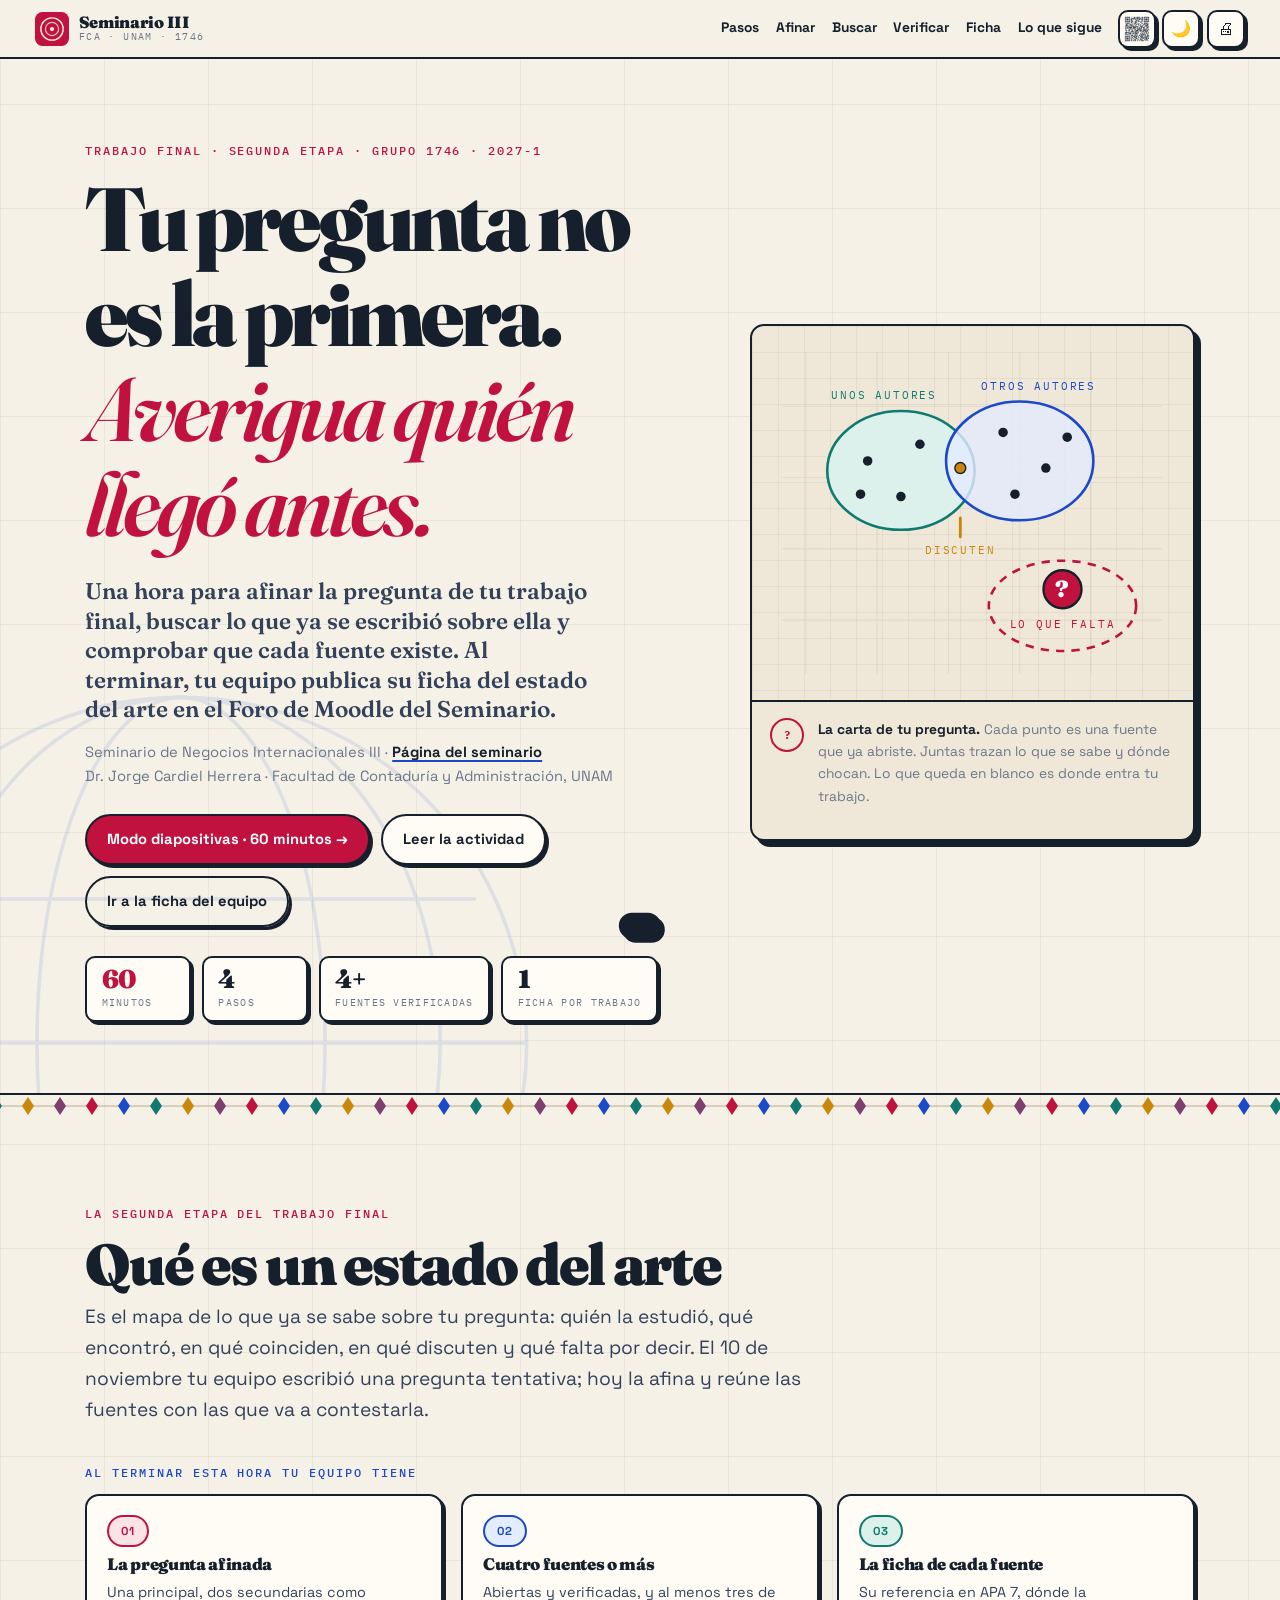
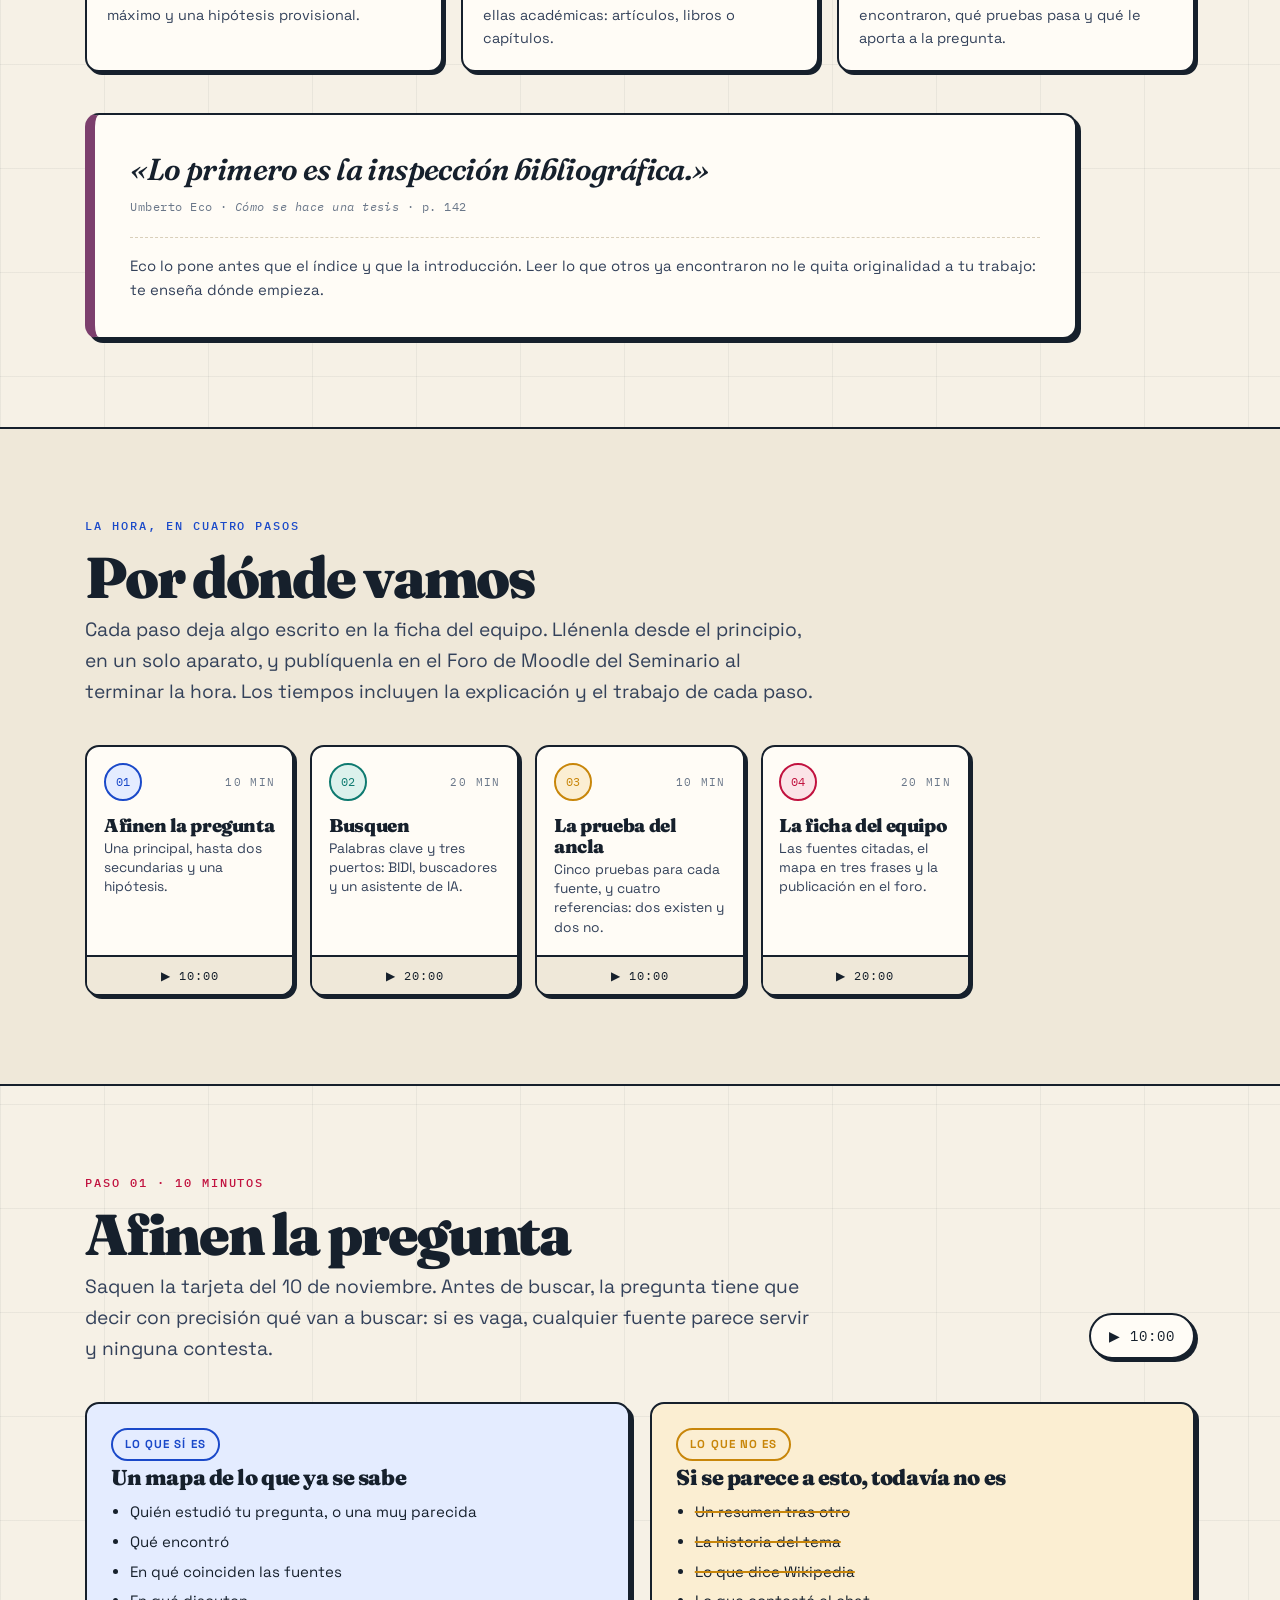
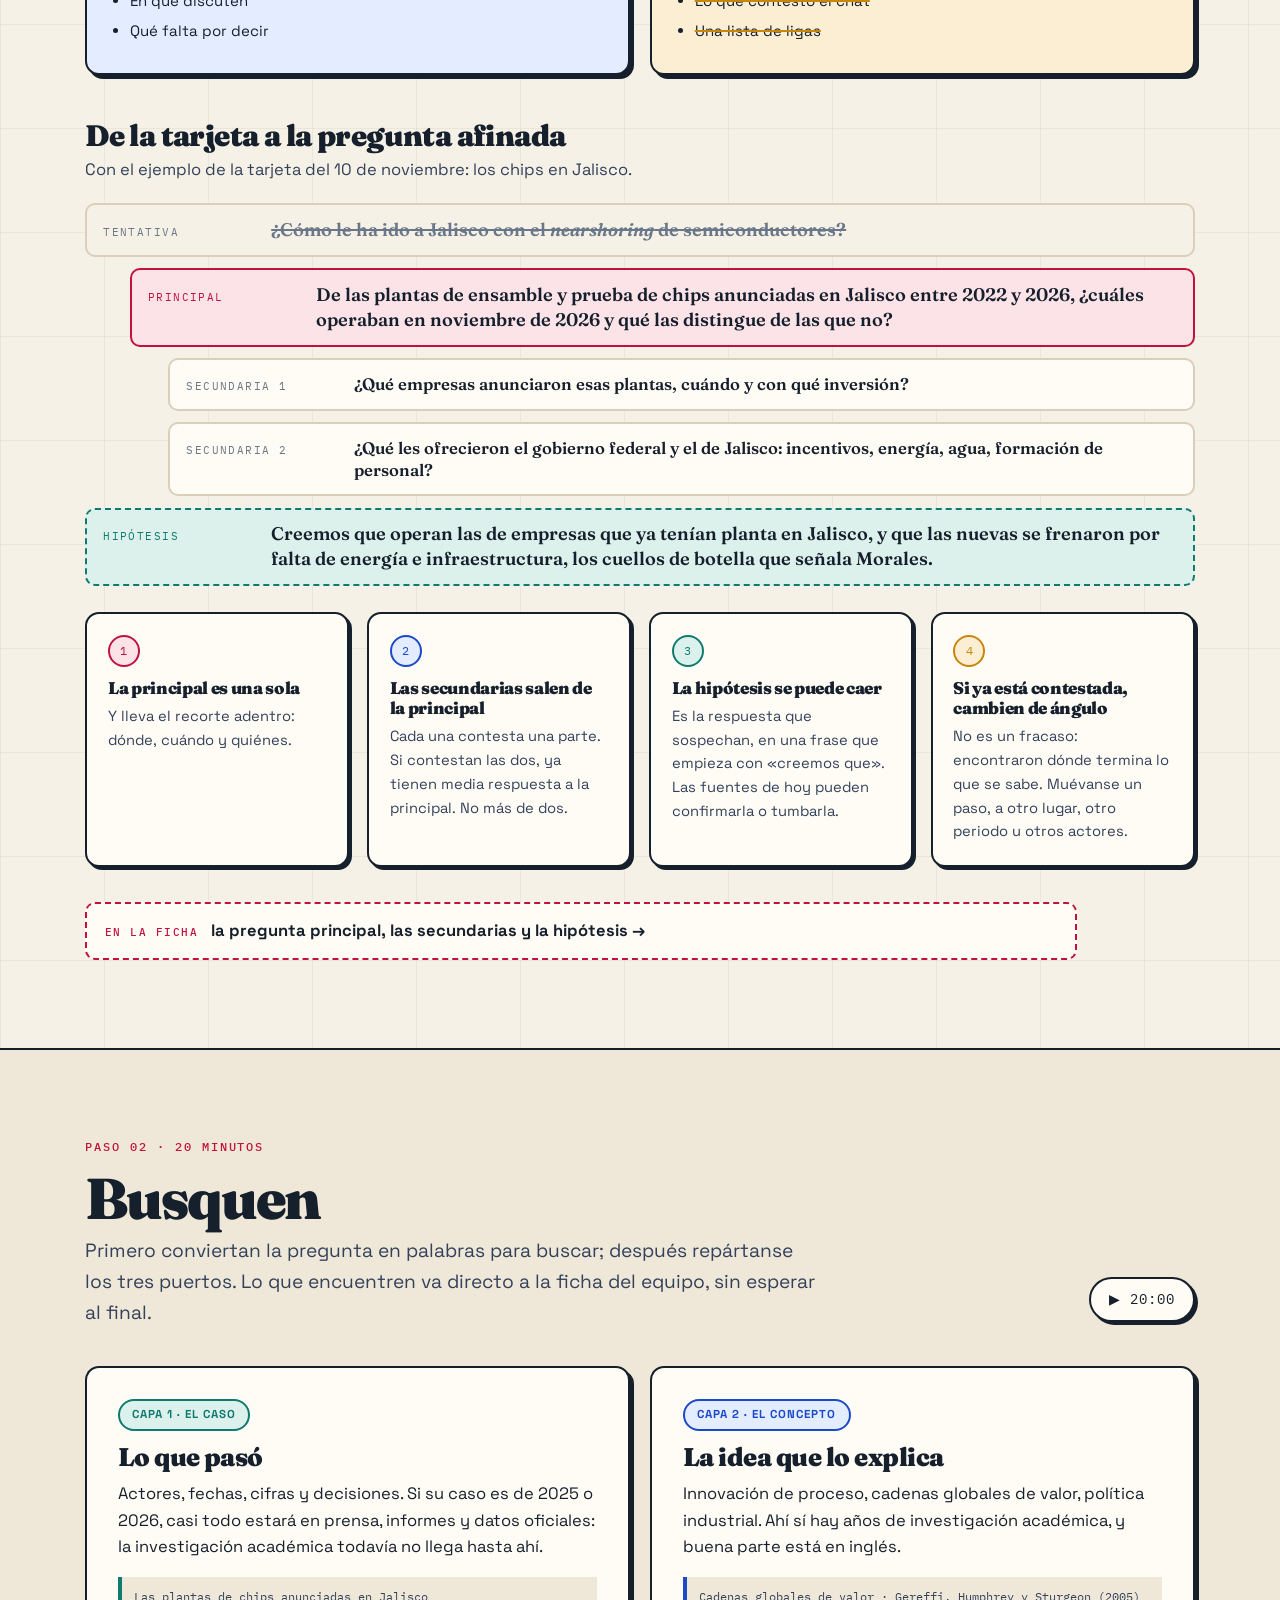
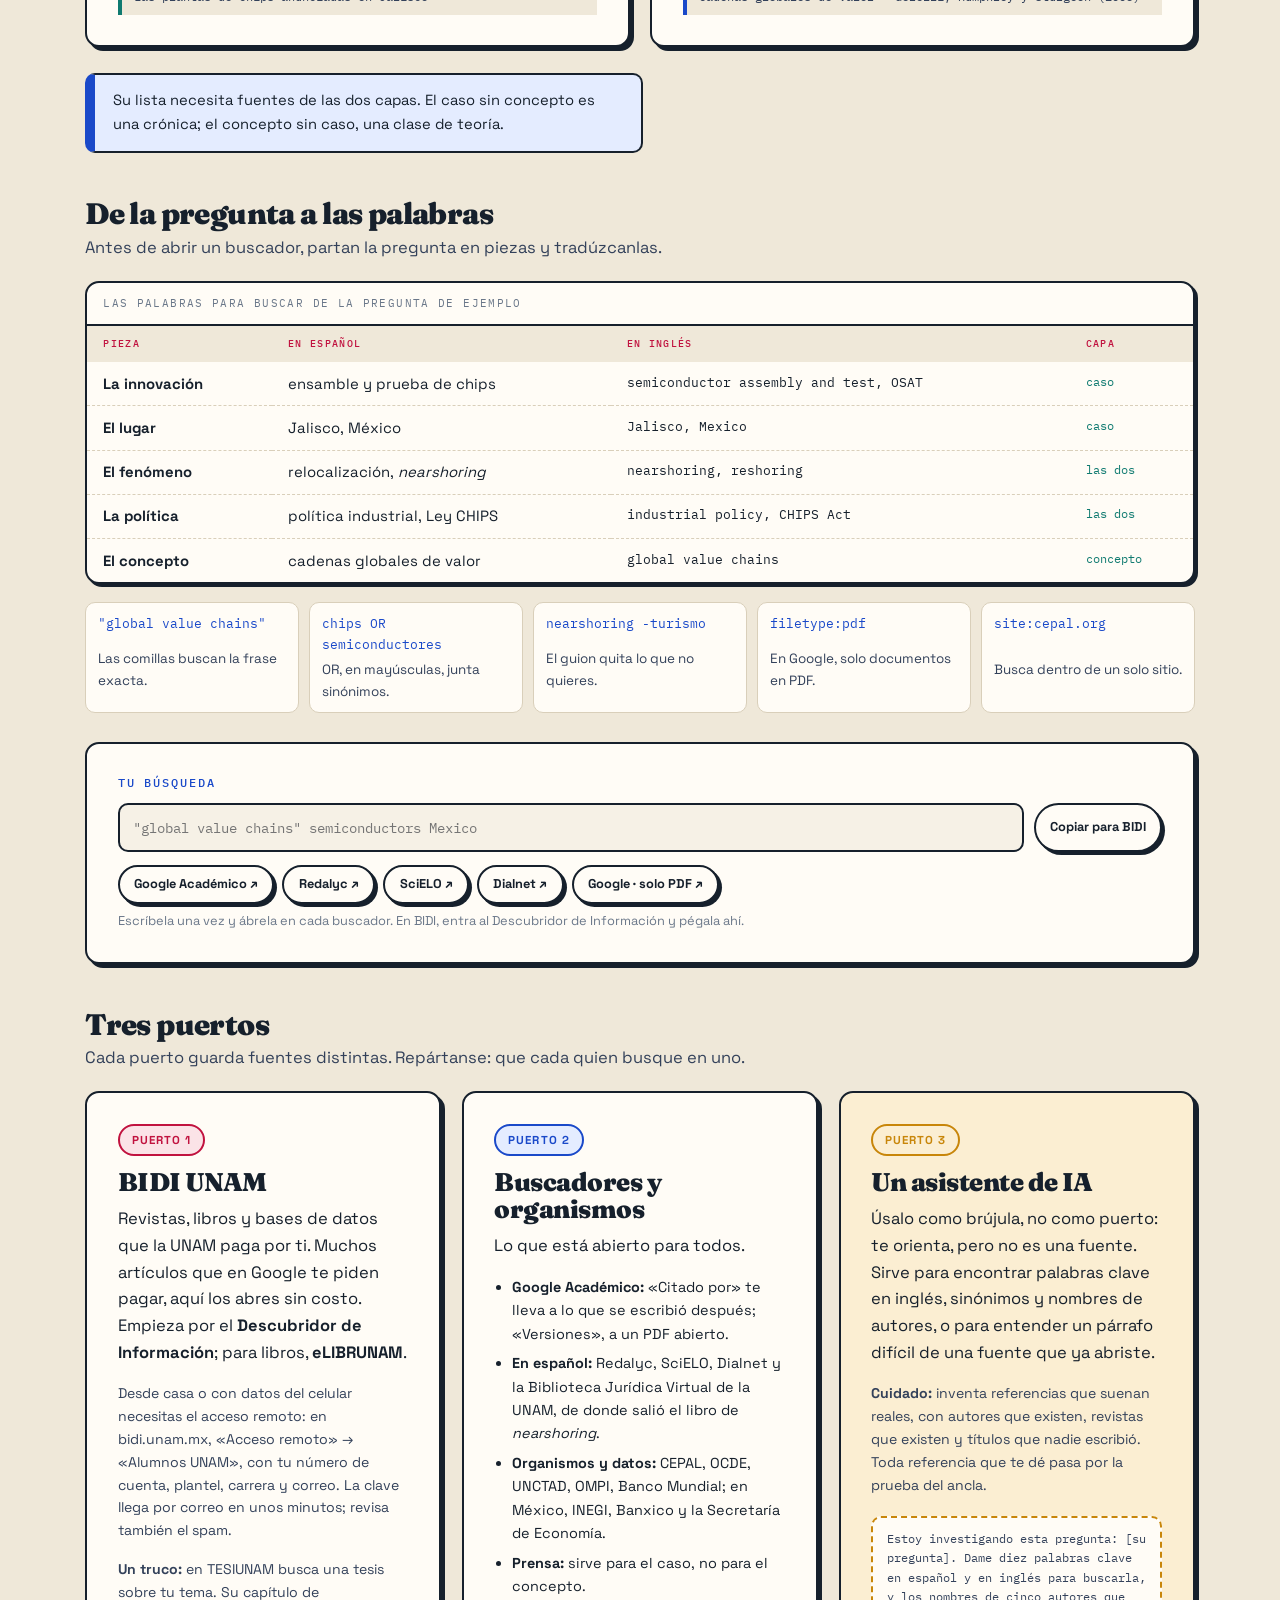
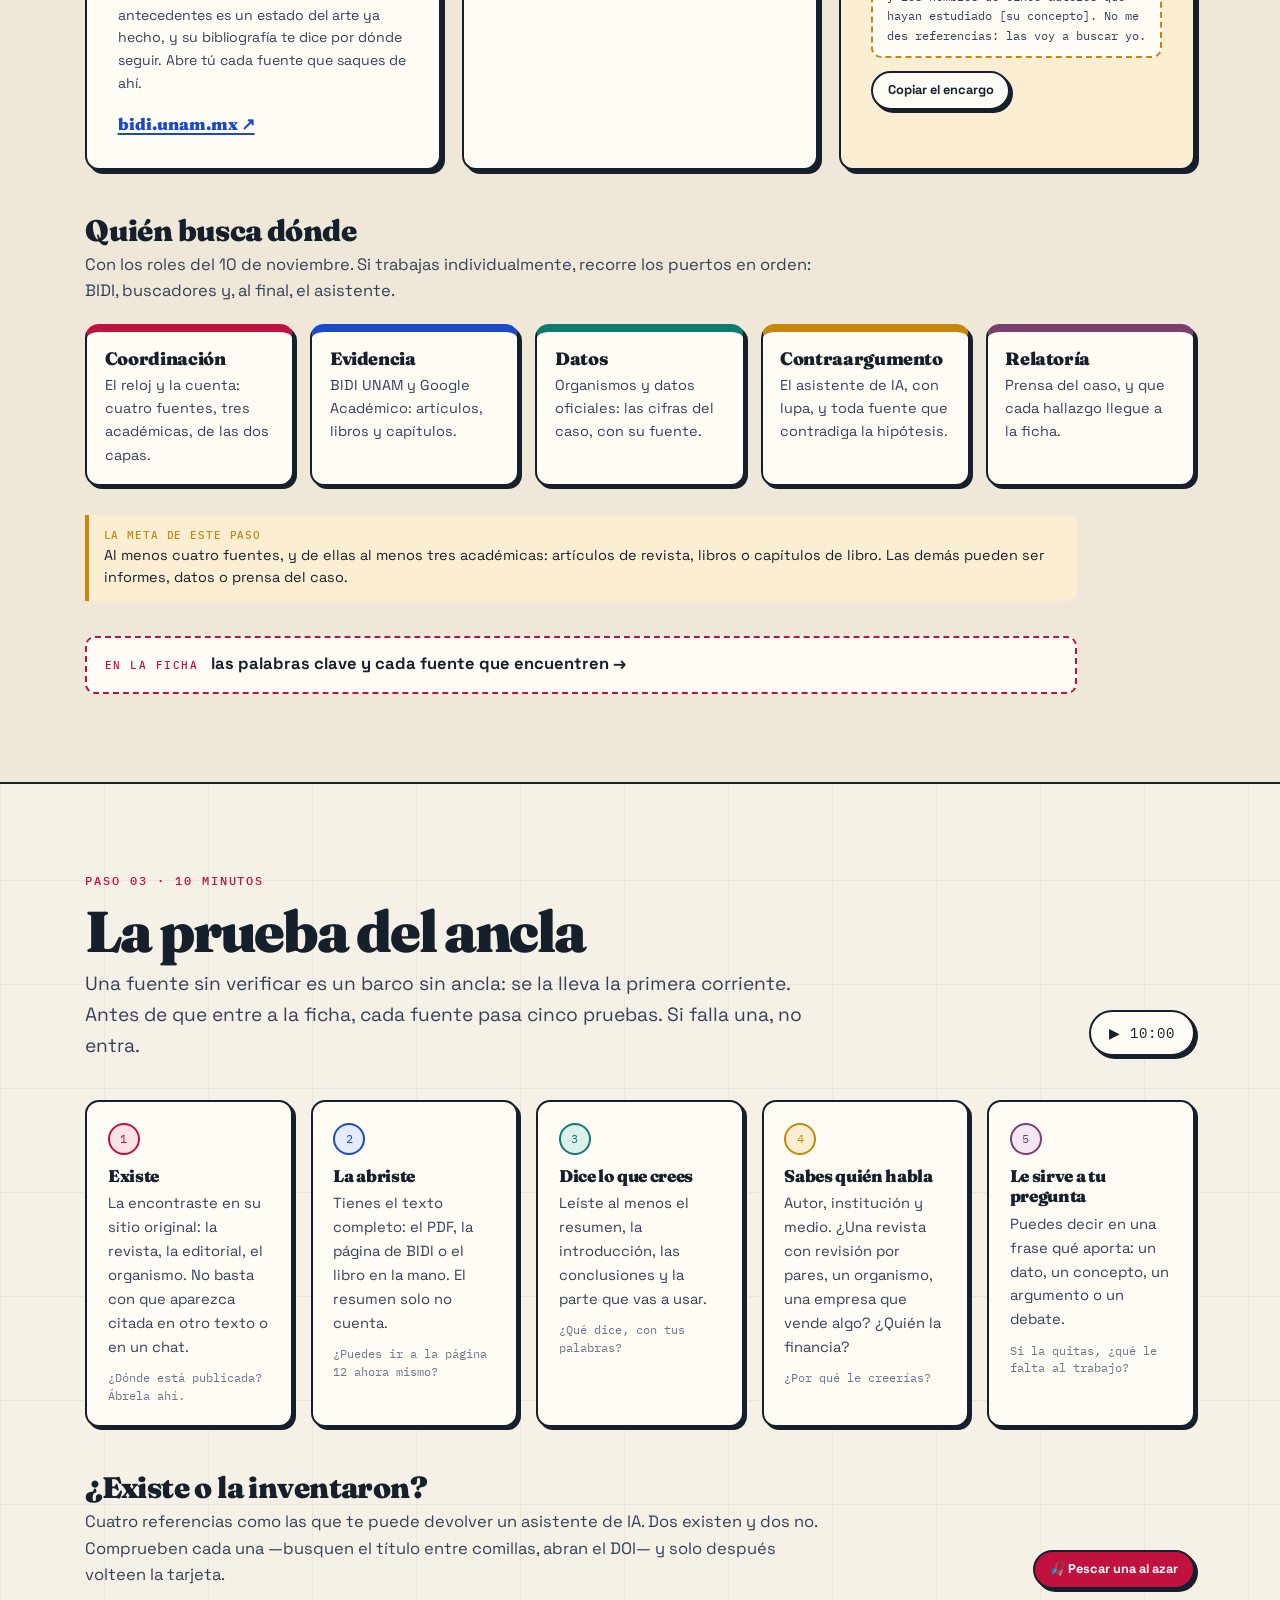
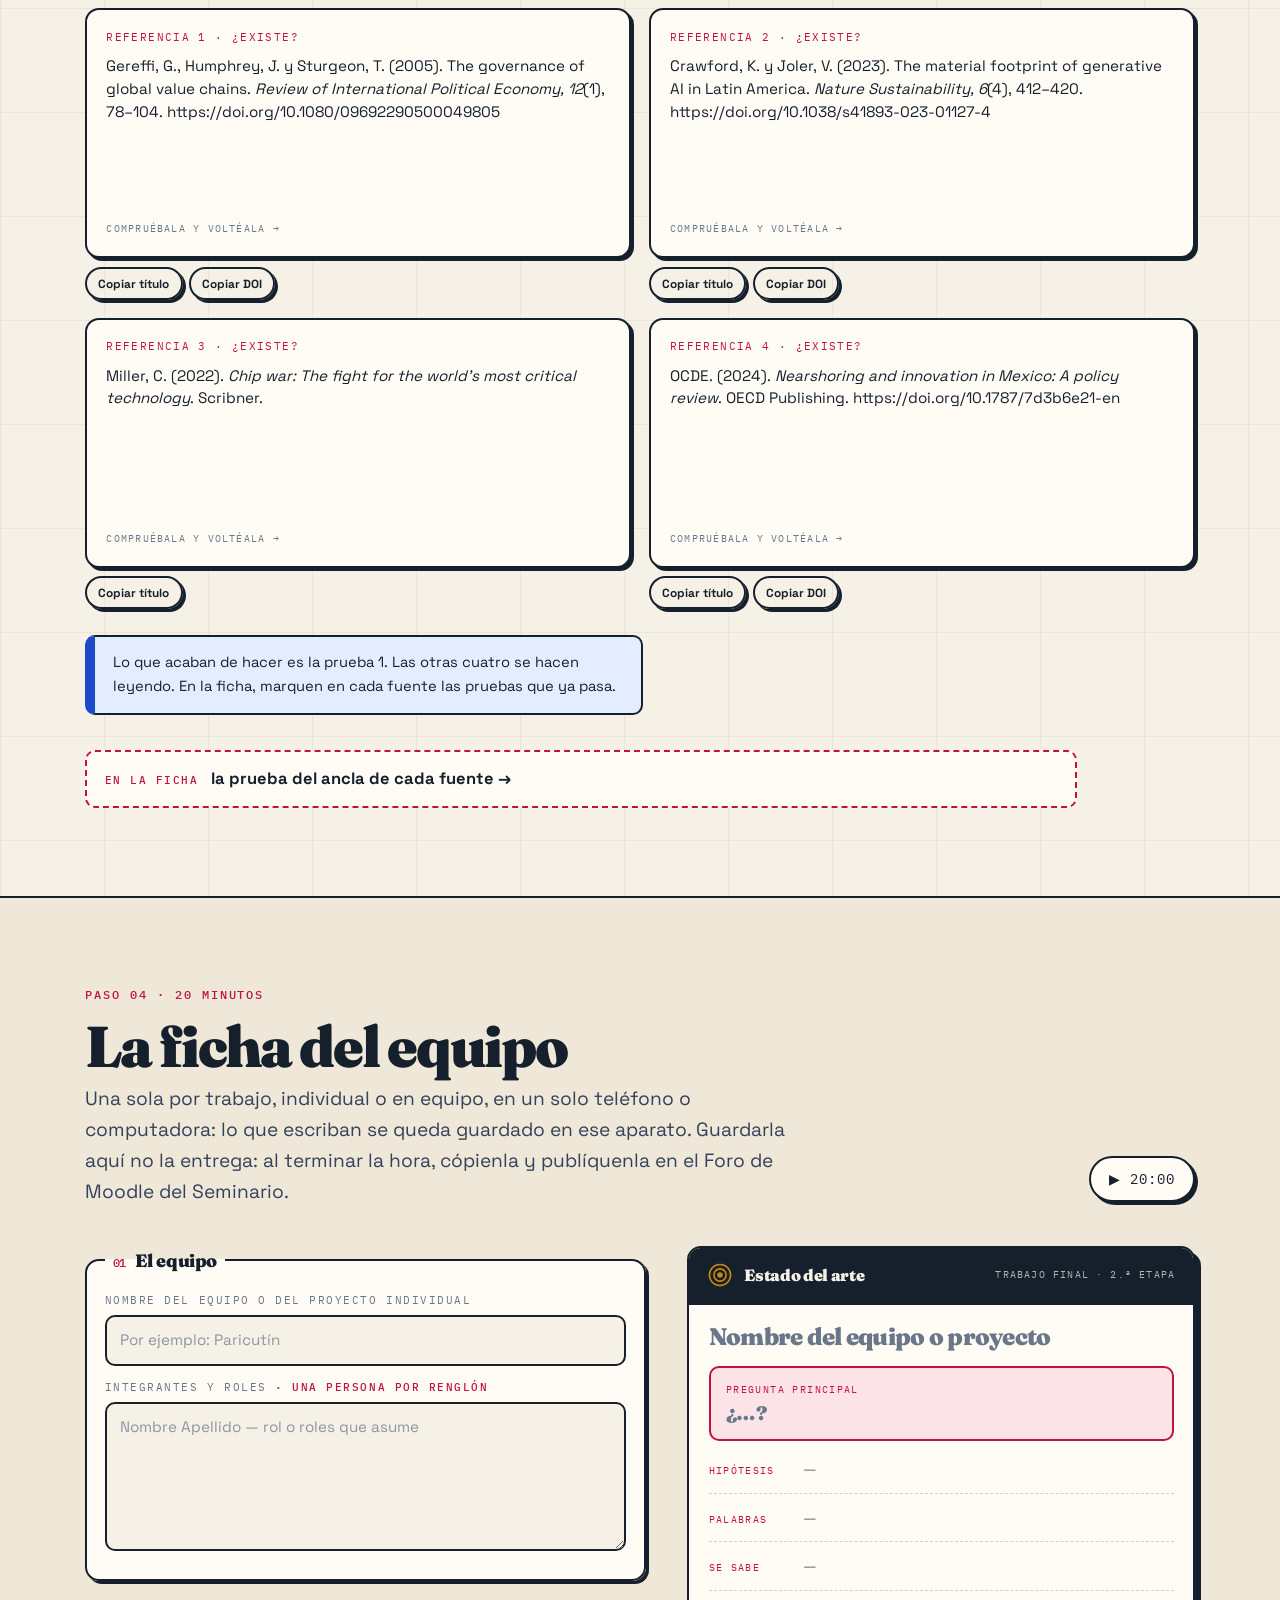
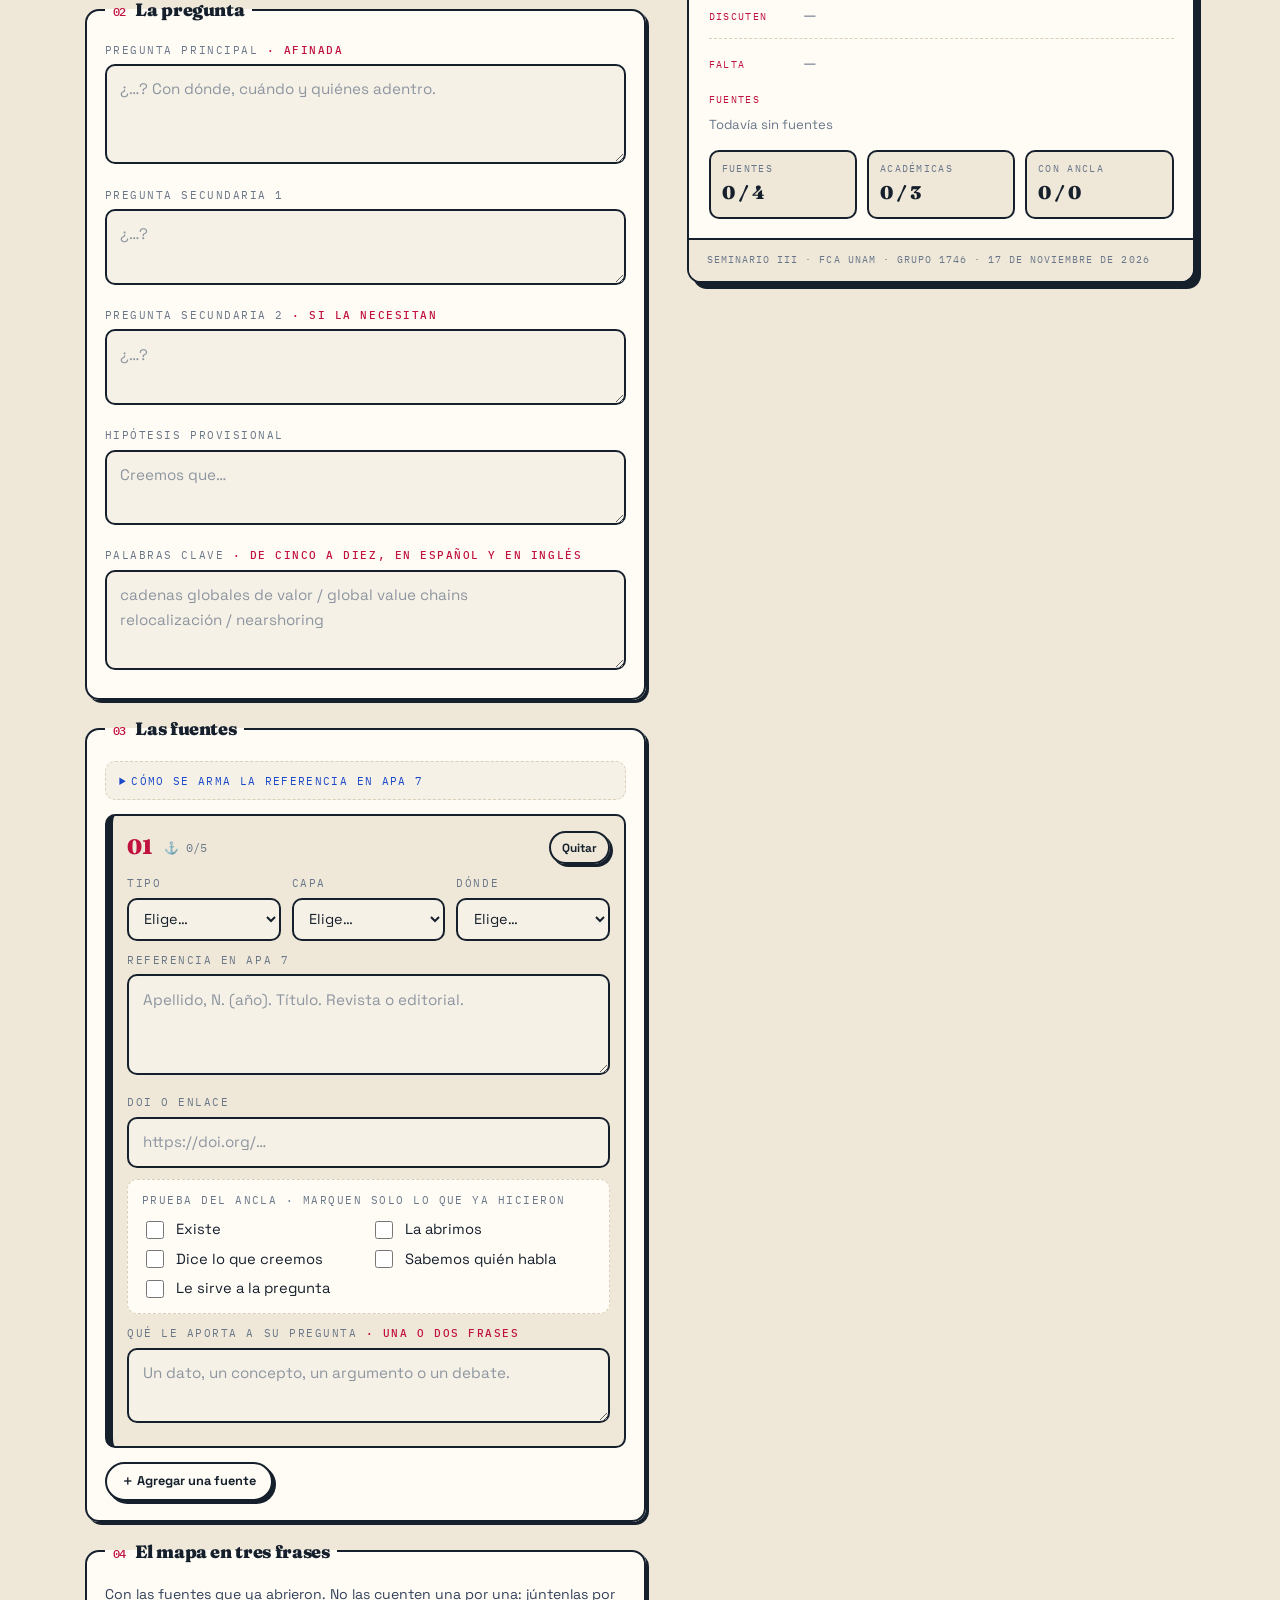
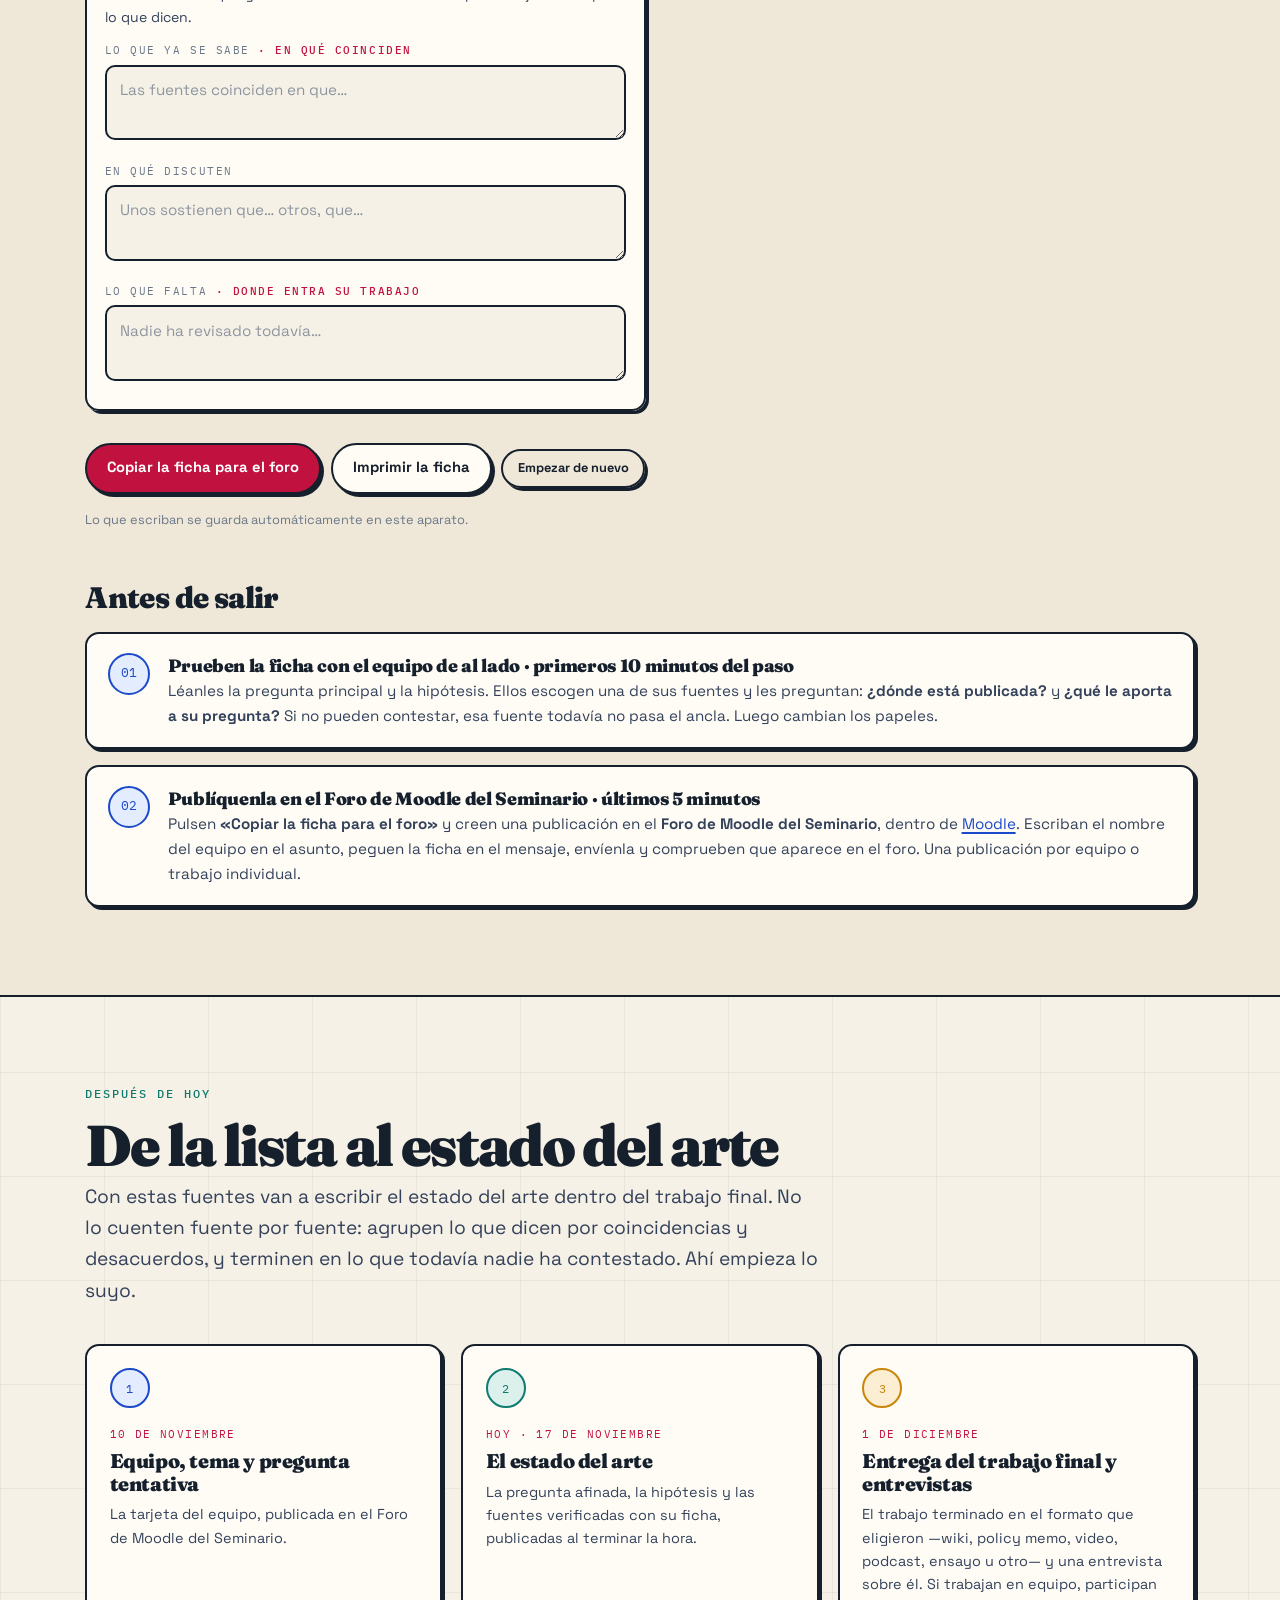
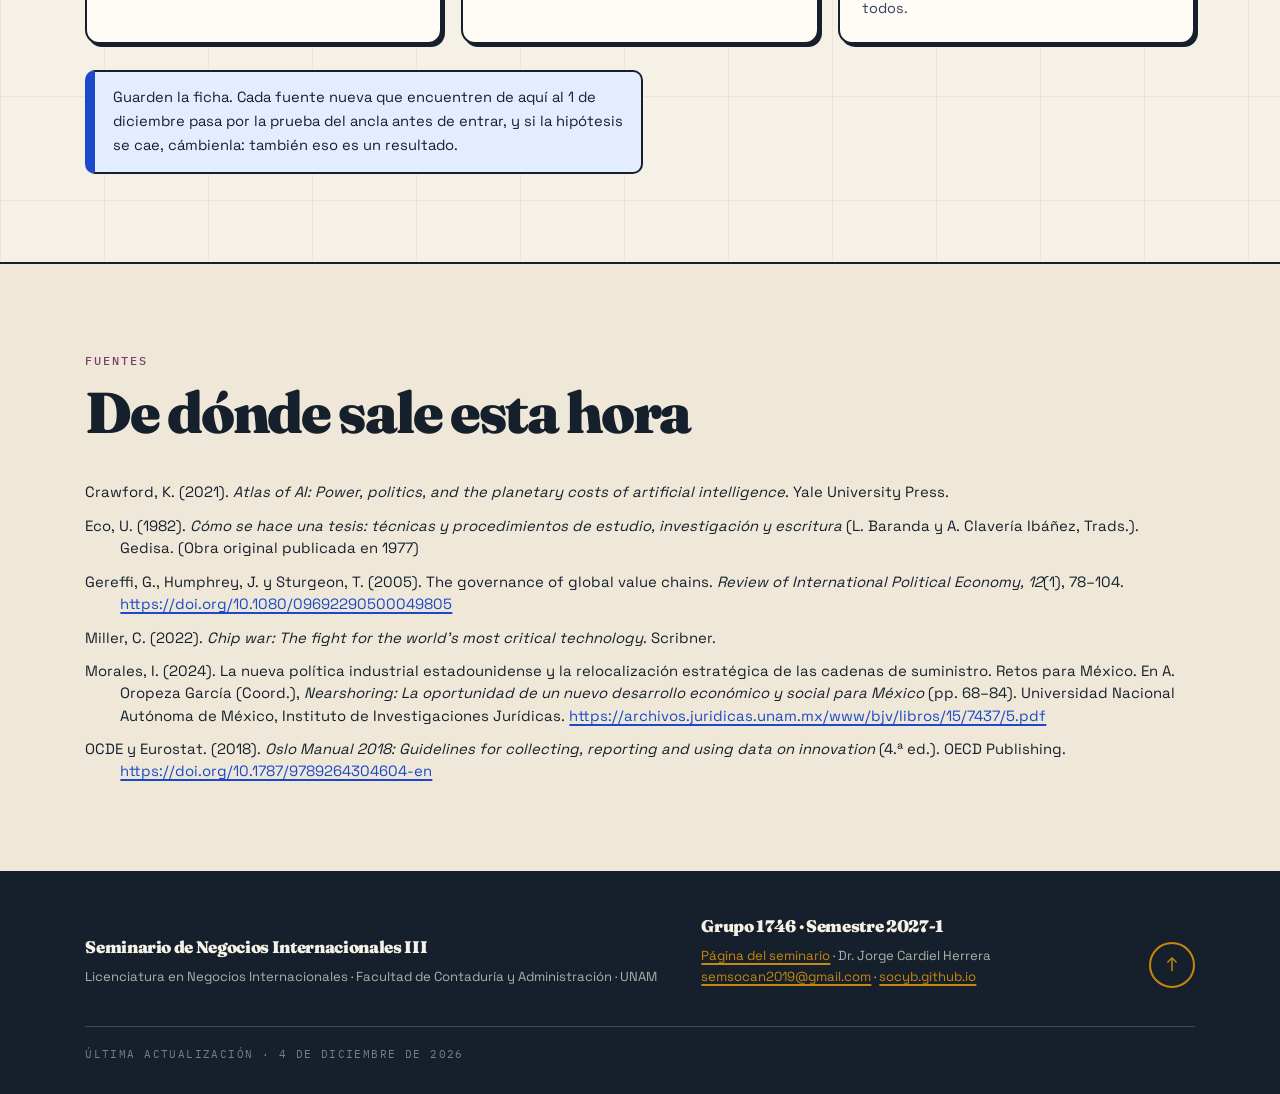
<file: estado-del-arte.html>
<!doctype html>
<html lang="es-MX">
<head>
  <meta charset="utf-8">
  <meta name="viewport" content="width=device-width, initial-scale=1">
  <meta name="theme-color" content="#c1123f">
  <meta name="description" content="Seminario de Negocios Internacionales III · FCA UNAM · Grupo 1746 · 2027-1. Taller de una hora sobre el estado del arte del trabajo final: la pregunta afinada, las palabras para buscar, tres puertos, la prueba del ancla y la ficha del equipo para el foro de Moodle.">
  <meta property="og:title" content="El estado del arte · Seminario III · FCA UNAM">
  <meta property="og:description" content="La pregunta afinada, cuatro fuentes verificadas y la ficha del equipo en una hora.">
  <meta property="og:type" content="website">
  <title>El estado del arte · Seminario III · FCA UNAM</title>
  <link rel="icon" href="data:image/svg+xml,%3Csvg xmlns='http://www.w3.org/2000/svg' viewBox='0 0 32 32'%3E%3Crect width='32' height='32' rx='7' fill='%23c1123f'/%3E%3Ccircle cx='16' cy='16' r='10.5' fill='none' stroke='%23f6f1e6' stroke-width='1.3'/%3E%3Ccircle cx='16' cy='16' r='6.2' fill='none' stroke='%23f6f1e6' stroke-width='1.1'/%3E%3Ccircle cx='16' cy='16' r='2' fill='%23f6f1e6'/%3E%3C/svg%3E">
  <link rel="preconnect" href="https://fonts.googleapis.com">
  <link rel="preconnect" href="https://fonts.gstatic.com" crossorigin>
  <link rel="stylesheet" href="assets/index/sem3.css">
  <link rel="stylesheet" href="assets/investigacion/investigacion.css">
  <link rel="stylesheet" href="assets/estado-del-arte/estado-del-arte.css">
  <script defer src="assets/estado-del-arte/estado-del-arte.js"></script>
  <script defer src="assets/investigacion/presentacion.js"></script>
</head>
<body>
  <a class="skip-link" href="#pasos">Ir a los cuatro pasos</a>

  <noscript><p class="noscript">Activa JavaScript para usar los relojes, voltear las tarjetas y guardar la ficha del equipo. Todo lo demás se lee sin problema.</p></noscript>

  <!-- ══════════════════════════ BARRA SUPERIOR ══════════════════════════ -->
  <header class="topbar" id="inicio">
    <a class="brand" href="index.html" title="Volver a la página del seminario">
      <svg class="brand-mark" viewBox="0 0 32 32" aria-hidden="true">
        <rect width="32" height="32" rx="7" fill="var(--guinda)"/>
        <circle cx="16" cy="16" r="10.5" fill="none" stroke="var(--paper)" stroke-width="1.3"/>
        <circle cx="16" cy="16" r="6.2" fill="none" stroke="var(--paper)" stroke-width="1.1" opacity=".8"/>
        <circle cx="16" cy="16" r="2" fill="var(--paper)"/>
      </svg>
      <span class="brand-text">
        <strong>Seminario III</strong>
        <small>FCA · UNAM · 1746</small>
      </span>
    </a>
    <nav class="topnav" aria-label="Secciones de la actividad">
      <a href="#pasos">Pasos</a>
      <a href="#paso-1">Afinar</a>
      <a href="#paso-2">Buscar</a>
      <a href="#paso-3">Verificar</a>
      <a href="#tarjeta">Ficha</a>
      <a href="#sigue">Lo que sigue</a>
    </nav>
    <div class="topbar-actions">
      <button class="qr-btn" id="qrBtn" type="button" title="Ver el código QR de esta página en grande" aria-label="Ver el código QR de esta página en grande" aria-haspopup="dialog">
        <img src="assets/estado-del-arte/qr-estado-del-arte.svg" alt="Código QR de esta página" width="34" height="34" decoding="async">
      </button>
      <button class="icon-btn" id="themeToggle" type="button" title="Cambiar entre modo claro y oscuro" aria-label="Cambiar entre modo claro y oscuro">🌙</button>
      <button class="icon-btn" id="printBtn" type="button" title="Imprimir esta página" aria-label="Imprimir esta página">🖨</button>
    </div>
  </header>

  <!-- ══════════════════════════════ PORTADA ═════════════════════════════ -->
  <section class="hero">
    <div class="hero-bg" aria-hidden="true">
      <svg class="hero-arc" viewBox="0 0 200 200" fill="none" stroke="currentColor">
        <circle cx="100" cy="100" r="96" stroke-width="1"/>
        <ellipse cx="100" cy="100" rx="40" ry="96" stroke-width="1"/>
        <ellipse cx="100" cy="100" rx="72" ry="96" stroke-width="1"/>
        <path d="M4 100h192M18 60h164M18 140h164" stroke-width="1"/>
      </svg>
    </div>

    <div class="hero-inner">
      <div class="hero-copy">
        <p class="kicker">Trabajo final · segunda etapa · Grupo 1746 · 2027-1</p>
        <h1 class="hero-title">Tu pregunta no es la primera.<br><em>Averigua quién llegó antes.</em></h1>
        <p class="hero-sub">Una hora para afinar la pregunta de tu trabajo final, buscar lo que ya se escribió sobre ella y comprobar que cada fuente existe. Al terminar, tu equipo publica su ficha del estado del arte en el Foro de Moodle del Seminario.</p>
        <p class="hero-meta">Seminario de Negocios Internacionales III · <a href="index.html"><b>Página del seminario</b></a><br>Dr. Jorge Cardiel Herrera · Facultad de Contaduría y Administración, UNAM</p>

        <div class="cta-row">
          <button class="btn btn-primary" type="button" data-workshop-open aria-haspopup="dialog" aria-controls="workshopSlides">Modo diapositivas · 60 minutos →</button>
          <a class="btn" href="#paso-1">Leer la actividad</a>
          <a class="btn btn-ghost" href="#tarjeta">Ir a la ficha del equipo</a>
        </div>

        <ul class="hero-stats">
          <li><strong>60</strong><span>minutos</span></li>
          <li><strong>4</strong><span>pasos</span></li>
          <li><strong>4+</strong><span>fuentes verificadas</span></li>
          <li><strong>1</strong><span>ficha por trabajo</span></li>
        </ul>
      </div>

      <figure class="frame is-plate">
        <svg class="plate-svg sota-plate" viewBox="0 0 320 272" role="img" aria-labelledby="plateTitle">
          <title id="plateTitle">Una carta con dos zonas ya trazadas por distintos autores, el punto donde se enciman y discuten, y una zona en blanco con un signo de interrogación.</title>
          <g class="sota-grid" stroke="var(--line)" stroke-width="1">
            <path d="M20 0v272M80 0v272M140 0v272M200 0v272M260 0v272M0 46h320M0 106h320M0 166h320M0 226h320"/>
          </g>
          <ellipse cx="100" cy="100" rx="62" ry="50" fill="var(--tint-teal)" stroke="var(--teal)" stroke-width="2.2"/>
          <ellipse cx="200" cy="92" rx="62" ry="50" fill="var(--tint-blue)" fill-opacity=".8" stroke="var(--cobalt)" stroke-width="2.2"/>
          <path d="M150 140v16" stroke="var(--amber)" stroke-width="2.4" stroke-linecap="round"/>
          <ellipse cx="236" cy="214" rx="62" ry="38" fill="none" stroke="var(--guinda)" stroke-width="2.2" stroke-dasharray="7 6"/>
          <g fill="var(--ink)">
            <circle cx="72" cy="92" r="4"/><circle cx="100" cy="122" r="4"/><circle cx="116" cy="78" r="4"/><circle cx="66" cy="120" r="4"/>
            <circle cx="186" cy="68" r="4"/><circle cx="222" cy="98" r="4"/><circle cx="240" cy="72" r="4"/><circle cx="196" cy="120" r="4"/>
            <circle cx="150" cy="98" r="4.6" fill="var(--amber)" stroke="var(--edge)" stroke-width="1.2"/>
          </g>
          <circle cx="236" cy="200" r="16" fill="var(--guinda)" stroke="var(--edge)" stroke-width="2"/>
          <text x="236" y="207" text-anchor="middle" class="plate-q">?</text>
          <g class="plate-label">
            <text x="86" y="40" class="pl-sector">UNOS AUTORES</text>
            <text x="216" y="32" class="pl-recorte">OTROS AUTORES</text>
            <text x="150" y="170" class="pl-pregunta">DISCUTEN</text>
            <text x="236" y="233" class="pl-falta">LO QUE FALTA</text>
          </g>
        </svg>
        <figcaption>
          <b>?</b>
          <p><strong>La carta de tu pregunta.</strong> Cada punto es una fuente que ya abriste. Juntas trazan lo que se sabe y dónde chocan. Lo que queda en blanco es donde entra tu trabajo.</p>
        </figcaption>
      </figure>
    </div>
  </section>

  <div class="band" aria-hidden="true"></div>

  <!-- ═════════════════════════════ QUÉ ES ═══════════════════════════════ -->
  <section class="section" id="estado">
    <div class="wrap">
      <div class="section-head">
        <p class="kicker">La segunda etapa del trabajo final</p>
        <h2>Qué es un estado del arte</h2>
        <p class="lead">Es el mapa de lo que ya se sabe sobre tu pregunta: quién la estudió, qué encontró, en qué coinciden, en qué discuten y qué falta por decir. El 10 de noviembre tu equipo escribió una pregunta tentativa; hoy la afina y reúne las fuentes con las que va a contestarla.</p>
      </div>

      <p class="kicker k-blue">Al terminar esta hora tu equipo tiene</p>
      <div class="deck deck-goals">
        <article>
          <span class="pill">01</span>
          <h3>La pregunta afinada</h3>
          <p>Una principal, dos secundarias como máximo y una hipótesis provisional.</p>
        </article>
        <article>
          <span class="pill pill-blue">02</span>
          <h3>Cuatro fuentes o más</h3>
          <p>Abiertas y verificadas, y al menos tres de ellas académicas: artículos, libros o capítulos.</p>
        </article>
        <article>
          <span class="pill pill-teal">03</span>
          <h3>La ficha de cada fuente</h3>
          <p>Su referencia en APA 7, dónde la encontraron, qué pruebas pasa y qué le aporta a la pregunta.</p>
        </article>
      </div>

      <figure class="epigraph epigraph-eco">
        <blockquote>
          <p class="de">«Lo primero es la inspección bibliográfica.»</p>
        </blockquote>
        <figcaption>Umberto Eco · <cite>Cómo se hace una tesis</cite> · p. 142</figcaption>
        <p class="aside">Eco lo pone antes que el índice y que la introducción. Leer lo que otros ya encontraron no le quita originalidad a tu trabajo: te enseña dónde empieza.</p>
      </figure>
    </div>
  </section>

  <!-- ═════════════════════════════ TABLERO ══════════════════════════════ -->
  <section class="section section-alt" id="pasos">
    <div class="wrap">
      <div class="section-head">
        <p class="kicker k-blue">La hora, en cuatro pasos</p>
        <h2>Por dónde vamos</h2>
        <p class="lead">Cada paso deja algo escrito en la ficha del equipo. Llénenla desde el principio, en un solo aparato, y publíquenla en el Foro de Moodle del Seminario al terminar la hora. Los tiempos incluyen la explicación y el trabajo de cada paso.</p>
      </div>

      <ol class="board">
        <li class="board-item">
          <a class="board-link" href="#paso-1">
            <span class="board-num">01</span>
            <span class="board-min">10 min</span>
            <strong>Afinen la pregunta</strong>
            <small>Una principal, hasta dos secundarias y una hipótesis.</small>
          </a>
          <button class="timer-btn" type="button" data-timer="600" data-label="01 · Afinen la pregunta" aria-label="Iniciar reloj de 10 minutos para el paso 1">▶ 10:00</button>
        </li>
        <li class="board-item">
          <a class="board-link" href="#paso-2">
            <span class="board-num">02</span>
            <span class="board-min">20 min</span>
            <strong>Busquen</strong>
            <small>Palabras clave y tres puertos: BIDI, buscadores y un asistente de IA.</small>
          </a>
          <button class="timer-btn" type="button" data-timer="1200" data-label="02 · Busquen" aria-label="Iniciar reloj de 20 minutos para el paso 2">▶ 20:00</button>
        </li>
        <li class="board-item">
          <a class="board-link" href="#paso-3">
            <span class="board-num">03</span>
            <span class="board-min">10 min</span>
            <strong>La prueba del ancla</strong>
            <small>Cinco pruebas para cada fuente, y cuatro referencias: dos existen y dos no.</small>
          </a>
          <button class="timer-btn" type="button" data-timer="600" data-label="03 · La prueba del ancla" aria-label="Iniciar reloj de 10 minutos para el paso 3">▶ 10:00</button>
        </li>
        <li class="board-item">
          <a class="board-link" href="#tarjeta">
            <span class="board-num">04</span>
            <span class="board-min">20 min</span>
            <strong>La ficha del equipo</strong>
            <small>Las fuentes citadas, el mapa en tres frases y la publicación en el foro.</small>
          </a>
          <button class="timer-btn" type="button" data-timer="1200" data-label="04 · La ficha del equipo" aria-label="Iniciar reloj de 20 minutos para el paso 4">▶ 20:00</button>
        </li>
      </ol>
    </div>
  </section>

  <!-- ═══════════════════════════ PASO 01 ════════════════════════════════ -->
  <section class="section" id="paso-1">
    <div class="wrap">
      <div class="head-row">
        <div class="section-head">
          <p class="kicker">Paso 01 · 10 minutos</p>
          <h2>Afinen la pregunta</h2>
          <p class="lead">Saquen la tarjeta del 10 de noviembre. Antes de buscar, la pregunta tiene que decir con precisión qué van a buscar: si es vaga, cualquier fuente parece servir y ninguna contesta.</p>
        </div>
        <button class="timer-btn timer-btn-lg" type="button" data-timer="600" data-label="01 · Afinen la pregunta" aria-label="Iniciar reloj de 10 minutos para el paso 1">▶ 10:00</button>
      </div>

      <div class="contrast sota-isnot">
        <article class="is-classic">
          <span class="pill pill-blue">Lo que sí es</span>
          <h3>Un mapa de lo que ya se sabe</h3>
          <ul>
            <li>Quién estudió tu pregunta, o una muy parecida</li>
            <li>Qué encontró</li>
            <li>En qué coinciden las fuentes</li>
            <li>En qué discuten</li>
            <li>Qué falta por decir</li>
          </ul>
        </article>
        <article class="is-critical">
          <span class="pill pill-amber">Lo que no es</span>
          <h3>Si se parece a esto, todavía no es</h3>
          <ul>
            <li>Un resumen tras otro</li>
            <li>La historia del tema</li>
            <li>Lo que dice Wikipedia</li>
            <li>Lo que contestó el chat</li>
            <li>Una lista de ligas</li>
          </ul>
        </article>
      </div>

      <div class="sub-head">
        <h3>De la tarjeta a la pregunta afinada</h3>
        <p>Con el ejemplo de la tarjeta del 10 de noviembre: los chips en Jalisco.</p>
      </div>
      <ol class="transform-rows sota-refine">
        <li>
          <span>Tentativa</span>
          <p>¿Cómo le ha ido a Jalisco con el <em>nearshoring</em> de semiconductores?</p>
        </li>
        <li class="is-question">
          <span>Principal</span>
          <p>De las plantas de ensamble y prueba de chips anunciadas en Jalisco entre 2022 y 2026, ¿cuáles operaban en noviembre de 2026 y qué las distingue de las que no?</p>
        </li>
        <li>
          <span>Secundaria 1</span>
          <p>¿Qué empresas anunciaron esas plantas, cuándo y con qué inversión?</p>
        </li>
        <li>
          <span>Secundaria 2</span>
          <p>¿Qué les ofrecieron el gobierno federal y el de Jalisco: incentivos, energía, agua, formación de personal?</p>
        </li>
        <li class="is-hyp">
          <span>Hipótesis</span>
          <p>Creemos que operan las de empresas que ya tenían planta en Jalisco, y que las nuevas se frenaron por falta de energía e infraestructura, los cuellos de botella que señala Morales.</p>
        </li>
      </ol>

      <div class="qgrid sota-how">
        <article class="qcard">
          <span class="qn">1</span>
          <h3>La principal es una sola</h3>
          <p>Y lleva el recorte adentro: dónde, cuándo y quiénes.</p>
        </article>
        <article class="qcard">
          <span class="qn">2</span>
          <h3>Las secundarias salen de la principal</h3>
          <p>Cada una contesta una parte. Si contestan las dos, ya tienen media respuesta a la principal. No más de dos.</p>
        </article>
        <article class="qcard">
          <span class="qn">3</span>
          <h3>La hipótesis se puede caer</h3>
          <p>Es la respuesta que sospechan, en una frase que empieza con «creemos que». Las fuentes de hoy pueden confirmarla o tumbarla.</p>
        </article>
        <article class="qcard">
          <span class="qn">4</span>
          <h3>Si ya está contestada, cambien de ángulo</h3>
          <p>No es un fracaso: encontraron dónde termina lo que se sabe. Muévanse un paso, a otro lugar, otro periodo u otros actores.</p>
        </article>
      </div>

      <a class="to-card" href="#fQuestion"><span>En la ficha</span>la pregunta principal, las secundarias y la hipótesis →</a>
    </div>
  </section>

  <!-- ═══════════════════════════ PASO 02 ════════════════════════════════ -->
  <section class="section section-alt" id="paso-2">
    <div class="wrap">
      <div class="head-row">
        <div class="section-head">
          <p class="kicker">Paso 02 · 20 minutos</p>
          <h2>Busquen</h2>
          <p class="lead">Primero conviertan la pregunta en palabras para buscar; después repártanse los tres puertos. Lo que encuentren va directo a la ficha del equipo, sin esperar al final.</p>
        </div>
        <button class="timer-btn timer-btn-lg" type="button" data-timer="1200" data-label="02 · Busquen" aria-label="Iniciar reloj de 20 minutos para el paso 2">▶ 20:00</button>
      </div>

      <div class="grid-2">
        <article class="card sota-layer">
          <span class="pill pill-teal">Capa 1 · El caso</span>
          <h3>Lo que pasó</h3>
          <p>Actores, fechas, cifras y decisiones. Si su caso es de 2025 o 2026, casi todo estará en prensa, informes y datos oficiales: la investigación académica todavía no llega hasta ahí.</p>
          <p class="sota-eg">Las plantas de chips anunciadas en Jalisco</p>
        </article>
        <article class="card sota-layer">
          <span class="pill pill-blue">Capa 2 · El concepto</span>
          <h3>La idea que lo explica</h3>
          <p>Innovación de proceso, cadenas globales de valor, política industrial. Ahí sí hay años de investigación académica, y buena parte está en inglés.</p>
          <p class="sota-eg">Cadenas globales de valor · Gereffi, Humphrey y Sturgeon (2005)</p>
        </article>
      </div>
      <p class="aside-note">Su lista necesita fuentes de las dos capas. El caso sin concepto es una crónica; el concepto sin caso, una clase de teoría.</p>

      <div class="sub-head">
        <h3>De la pregunta a las palabras</h3>
        <p>Antes de abrir un buscador, partan la pregunta en piezas y tradúzcanlas.</p>
      </div>
      <div class="sota-tablebox">
        <table class="sota-table">
          <caption>Las palabras para buscar de la pregunta de ejemplo</caption>
          <thead>
            <tr><th scope="col">Pieza</th><th scope="col">En español</th><th scope="col">En inglés</th><th scope="col">Capa</th></tr>
          </thead>
          <tbody>
            <tr><th scope="row">La innovación</th><td>ensamble y prueba de chips</td><td>semiconductor assembly and test, OSAT</td><td>caso</td></tr>
            <tr><th scope="row">El lugar</th><td>Jalisco, México</td><td>Jalisco, Mexico</td><td>caso</td></tr>
            <tr><th scope="row">El fenómeno</th><td>relocalización, <em>nearshoring</em></td><td>nearshoring, reshoring</td><td>las dos</td></tr>
            <tr><th scope="row">La política</th><td>política industrial, Ley CHIPS</td><td>industrial policy, CHIPS Act</td><td>las dos</td></tr>
            <tr><th scope="row">El concepto</th><td>cadenas globales de valor</td><td>global value chains</td><td>concepto</td></tr>
          </tbody>
        </table>
      </div>
      <ul class="sota-ops">
        <li><code>"global value chains"</code><span>Las comillas buscan la frase exacta.</span></li>
        <li><code>chips OR semiconductores</code><span>OR, en mayúsculas, junta sinónimos.</span></li>
        <li><code>nearshoring -turismo</code><span>El guion quita lo que no quieres.</span></li>
        <li><code>filetype:pdf</code><span>En Google, solo documentos en PDF.</span></li>
        <li><code>site:cepal.org</code><span>Busca dentro de un solo sitio.</span></li>
      </ul>

      <div class="sota-search card">
        <label for="qLaunch" class="kicker k-blue">Tu búsqueda</label>
        <div class="sota-search-row">
          <input id="qLaunch" type="search" placeholder='"global value chains" semiconductors Mexico' autocomplete="off">
          <button class="btn btn-small" id="qCopy" type="button">Copiar para BIDI</button>
        </div>
        <div class="sota-engines">
          <a class="btn btn-small" data-engine="https://scholar.google.com/scholar?hl=es&amp;q=" data-home="https://scholar.google.com/?hl=es" href="https://scholar.google.com/?hl=es" target="_blank" rel="noopener noreferrer">Google Académico ↗</a>
          <a class="btn btn-small" data-engine="https://www.redalyc.org/busquedaArticuloFiltros.oa?q=" data-home="https://www.redalyc.org/" href="https://www.redalyc.org/" target="_blank" rel="noopener noreferrer">Redalyc ↗</a>
          <a class="btn btn-small" data-engine="https://search.scielo.org/?lang=es&amp;q=" data-home="https://scielo.org/es/" href="https://scielo.org/es/" target="_blank" rel="noopener noreferrer">SciELO ↗</a>
          <a class="btn btn-small" data-engine="https://dialnet.unirioja.es/buscar/documentos?querysDismax.DOCUMENTAL_TODO=" data-home="https://dialnet.unirioja.es/" href="https://dialnet.unirioja.es/" target="_blank" rel="noopener noreferrer">Dialnet ↗</a>
          <a class="btn btn-small" data-engine="https://www.google.com/search?q=" data-suffix=" filetype:pdf" data-home="https://www.google.com/" href="https://www.google.com/" target="_blank" rel="noopener noreferrer">Google · solo PDF ↗</a>
        </div>
        <p class="builder-note">Escríbela una vez y ábrela en cada buscador. En BIDI, entra al Descubridor de Información y pégala ahí.</p>
      </div>

      <div class="sub-head">
        <h3>Tres puertos</h3>
        <p>Cada puerto guarda fuentes distintas. Repártanse: que cada quien busque en uno.</p>
      </div>
      <div class="grid-3 sota-ports">
        <article class="card">
          <span class="pill">Puerto 1</span>
          <h3>BIDI UNAM</h3>
          <p>Revistas, libros y bases de datos que la UNAM paga por ti. Muchos artículos que en Google te piden pagar, aquí los abres sin costo. Empieza por el <strong>Descubridor de Información</strong>; para libros, <strong>eLIBRUNAM</strong>.</p>
          <p class="sota-small">Desde casa o con datos del celular necesitas el acceso remoto: en bidi.unam.mx, «Acceso remoto» → «Alumnos UNAM», con tu número de cuenta, plantel, carrera y correo. La clave llega por correo en unos minutos; revisa también el spam.</p>
          <p class="sota-small"><strong>Un truco:</strong> en TESIUNAM busca una tesis sobre tu tema. Su capítulo de antecedentes es un estado del arte ya hecho, y su bibliografía te dice por dónde seguir. Abre tú cada fuente que saques de ahí.</p>
          <p class="go"><a href="https://bidi.unam.mx" target="_blank" rel="noopener noreferrer">bidi.unam.mx ↗</a></p>
        </article>
        <article class="card">
          <span class="pill pill-blue">Puerto 2</span>
          <h3>Buscadores y organismos</h3>
          <p>Lo que está abierto para todos.</p>
          <ul class="sota-list">
            <li><strong>Google Académico:</strong> «Citado por» te lleva a lo que se escribió después; «Versiones», a un PDF abierto.</li>
            <li><strong>En español:</strong> Redalyc, SciELO, Dialnet y la Biblioteca Jurídica Virtual de la UNAM, de donde salió el libro de <em>nearshoring</em>.</li>
            <li><strong>Organismos y datos:</strong> CEPAL, OCDE, UNCTAD, OMPI, Banco Mundial; en México, INEGI, Banxico y la Secretaría de Economía.</li>
            <li><strong>Prensa:</strong> sirve para el caso, no para el concepto.</li>
          </ul>
        </article>
        <article class="card sota-ai">
          <span class="pill pill-amber">Puerto 3</span>
          <h3>Un asistente de IA</h3>
          <p>Úsalo como brújula, no como puerto: te orienta, pero no es una fuente. Sirve para encontrar palabras clave en inglés, sinónimos y nombres de autores, o para entender un párrafo difícil de una fuente que ya abriste.</p>
          <p class="sota-small"><strong>Cuidado:</strong> inventa referencias que suenan reales, con autores que existen, revistas que existen y títulos que nadie escribió. Toda referencia que te dé pasa por la prueba del ancla.</p>
          <blockquote class="sota-prompt" id="promptText">Estoy investigando esta pregunta: [su pregunta]. Dame diez palabras clave en español y en inglés para buscarla, y los nombres de cinco autores que hayan estudiado [su concepto]. No me des referencias: las voy a buscar yo.</blockquote>
          <button class="btn btn-small" id="promptCopy" type="button">Copiar el encargo</button>
        </article>
      </div>

      <div class="sub-head">
        <h3>Quién busca dónde</h3>
        <p>Con los roles del 10 de noviembre. Si trabajas individualmente, recorre los puertos en orden: BIDI, buscadores y, al final, el asistente.</p>
      </div>
      <div class="roles">
        <article class="role">
          <h3>Coordinación</h3>
          <p>El reloj y la cuenta: cuatro fuentes, tres académicas, de las dos capas.</p>
        </article>
        <article class="role">
          <h3>Evidencia</h3>
          <p>BIDI UNAM y Google Académico: artículos, libros y capítulos.</p>
        </article>
        <article class="role">
          <h3>Datos</h3>
          <p>Organismos y datos oficiales: las cifras del caso, con su fuente.</p>
        </article>
        <article class="role">
          <h3>Contraargumento</h3>
          <p>El asistente de IA, con lupa, y toda fuente que contradiga la hipótesis.</p>
        </article>
        <article class="role">
          <h3>Relatoría</h3>
          <p>Prensa del caso, y que cada hallazgo llegue a la ficha.</p>
        </article>
      </div>

      <p class="bridge sota-goal"><b>La meta de este paso</b>Al menos cuatro fuentes, y de ellas al menos tres académicas: artículos de revista, libros o capítulos de libro. Las demás pueden ser informes, datos o prensa del caso.</p>

      <a class="to-card" href="#fKeys"><span>En la ficha</span>las palabras clave y cada fuente que encuentren →</a>
    </div>
  </section>

  <!-- ═══════════════════════════ PASO 03 ════════════════════════════════ -->
  <section class="section" id="paso-3">
    <div class="wrap">
      <div class="head-row">
        <div class="section-head">
          <p class="kicker">Paso 03 · 10 minutos</p>
          <h2>La prueba del ancla</h2>
          <p class="lead">Una fuente sin verificar es un barco sin ancla: se la lleva la primera corriente. Antes de que entre a la ficha, cada fuente pasa cinco pruebas. Si falla una, no entra.</p>
        </div>
        <button class="timer-btn timer-btn-lg" type="button" data-timer="600" data-label="03 · La prueba del ancla" aria-label="Iniciar reloj de 10 minutos para el paso 3">▶ 10:00</button>
      </div>

      <div class="qgrid sota-anchor">
        <article class="qcard">
          <span class="qn">1</span>
          <h3>Existe</h3>
          <p>La encontraste en su sitio original: la revista, la editorial, el organismo. No basta con que aparezca citada en otro texto o en un chat.</p>
          <span class="eg">¿Dónde está publicada? Ábrela ahí.</span>
        </article>
        <article class="qcard">
          <span class="qn">2</span>
          <h3>La abriste</h3>
          <p>Tienes el texto completo: el PDF, la página de BIDI o el libro en la mano. El resumen solo no cuenta.</p>
          <span class="eg">¿Puedes ir a la página 12 ahora mismo?</span>
        </article>
        <article class="qcard">
          <span class="qn">3</span>
          <h3>Dice lo que crees</h3>
          <p>Leíste al menos el resumen, la introducción, las conclusiones y la parte que vas a usar.</p>
          <span class="eg">¿Qué dice, con tus palabras?</span>
        </article>
        <article class="qcard">
          <span class="qn">4</span>
          <h3>Sabes quién habla</h3>
          <p>Autor, institución y medio. ¿Una revista con revisión por pares, un organismo, una empresa que vende algo? ¿Quién la financia?</p>
          <span class="eg">¿Por qué le creerías?</span>
        </article>
        <article class="qcard">
          <span class="qn">5</span>
          <h3>Le sirve a tu pregunta</h3>
          <p>Puedes decir en una frase qué aporta: un dato, un concepto, un argumento o un debate.</p>
          <span class="eg">Si la quitas, ¿qué le falta al trabajo?</span>
        </article>
      </div>

      <div class="head-row flip-head">
        <div class="sub-head">
          <h3>¿Existe o la inventaron?</h3>
          <p>Cuatro referencias como las que te puede devolver un asistente de IA. Dos existen y dos no. Comprueben cada una —busquen el título entre comillas, abran el DOI— y solo después volteen la tarjeta.</p>
        </div>
        <button class="btn btn-primary btn-small" id="fishBtn" type="button">🎣 Pescar una al azar</button>
      </div>
      <div class="flips sota-flips" id="flips">
        <div class="sota-flip">
          <button class="flip" type="button" aria-pressed="false">
            <span class="flip-inner">
              <span class="flip-face flip-front">
                <span class="flip-tag">Referencia 1 · ¿Existe?</span>
                <span class="flip-ref">Gereffi, G., Humphrey, J. y Sturgeon, T. (2005). The governance of global value chains. <i>Review of International Political Economy, 12</i>(1), 78–104. https://doi.org/10.1080/09692290500049805</span>
                <span class="flip-hint">Compruébala y voltéala →</span>
              </span>
              <span class="flip-face flip-back is-real">
                <span class="flip-tag">Veredicto</span>
                <span class="flip-verdict">Existe ✓</span>
                <span class="flip-why">El DOI abre el artículo en la revista. Es uno de los textos más citados sobre cadenas globales de valor, y explica por qué una empresa decide dónde y con quién producir.</span>
              </span>
            </span>
          </button>
          <div class="sota-flip-tools">
            <button class="btn btn-ghost btn-small" type="button" data-copy="The governance of global value chains">Copiar título</button>
            <button class="btn btn-ghost btn-small" type="button" data-copy="https://doi.org/10.1080/09692290500049805">Copiar DOI</button>
          </div>
        </div>

        <div class="sota-flip">
          <button class="flip" type="button" aria-pressed="false">
            <span class="flip-inner">
              <span class="flip-face flip-front">
                <span class="flip-tag">Referencia 2 · ¿Existe?</span>
                <span class="flip-ref">Crawford, K. y Joler, V. (2023). The material footprint of generative AI in Latin America. <i>Nature Sustainability, 6</i>(4), 412–420. https://doi.org/10.1038/s41893-023-01127-4</span>
                <span class="flip-hint">Compruébala y voltéala →</span>
              </span>
              <span class="flip-face flip-back is-fake">
                <span class="flip-tag">Veredicto</span>
                <span class="flip-verdict">No existe ✗</span>
                <span class="flip-why">Kate Crawford, la de la lectura de hoy, sí trabaja con Vladan Joler: juntos hicieron <i>Anatomy of an AI System</i> (2018). La revista también existe. El artículo no, y el DOI no lleva a ningún documento.</span>
              </span>
            </span>
          </button>
          <div class="sota-flip-tools">
            <button class="btn btn-ghost btn-small" type="button" data-copy="The material footprint of generative AI in Latin America">Copiar título</button>
            <button class="btn btn-ghost btn-small" type="button" data-copy="https://doi.org/10.1038/s41893-023-01127-4">Copiar DOI</button>
          </div>
        </div>

        <div class="sota-flip">
          <button class="flip" type="button" aria-pressed="false">
            <span class="flip-inner">
              <span class="flip-face flip-front">
                <span class="flip-tag">Referencia 3 · ¿Existe?</span>
                <span class="flip-ref">Miller, C. (2022). <i>Chip war: The fight for the world's most critical technology</i>. Scribner.</span>
                <span class="flip-hint">Compruébala y voltéala →</span>
              </span>
              <span class="flip-face flip-back is-real">
                <span class="flip-tag">Veredicto</span>
                <span class="flip-verdict">Existe ✓</span>
                <span class="flip-why">Es un libro, así que no tiene DOI: se comprueba en el catálogo de la editorial o de una biblioteca. Que no tenga DOI no lo hace sospechoso.</span>
              </span>
            </span>
          </button>
          <div class="sota-flip-tools">
            <button class="btn btn-ghost btn-small" type="button" data-copy="Chip war: The fight for the world's most critical technology">Copiar título</button>
          </div>
        </div>

        <div class="sota-flip">
          <button class="flip" type="button" aria-pressed="false">
            <span class="flip-inner">
              <span class="flip-face flip-front">
                <span class="flip-tag">Referencia 4 · ¿Existe?</span>
                <span class="flip-ref">OCDE. (2024). <i>Nearshoring and innovation in Mexico: A policy review</i>. OECD Publishing. https://doi.org/10.1787/7d3b6e21-en</span>
                <span class="flip-hint">Compruébala y voltéala →</span>
              </span>
              <span class="flip-face flip-back is-fake">
                <span class="flip-tag">Veredicto</span>
                <span class="flip-verdict">No existe ✗</span>
                <span class="flip-why">La OCDE sí hizo una revisión de la política de innovación de México, pero en 2009. Esta no está en su catálogo y el DOI no lleva a nada. Un organismo real con un informe inventado es de las trampas más comunes.</span>
              </span>
            </span>
          </button>
          <div class="sota-flip-tools">
            <button class="btn btn-ghost btn-small" type="button" data-copy="Nearshoring and innovation in Mexico: A policy review">Copiar título</button>
            <button class="btn btn-ghost btn-small" type="button" data-copy="https://doi.org/10.1787/7d3b6e21-en">Copiar DOI</button>
          </div>
        </div>
      </div>
      <p class="aside-note">Lo que acaban de hacer es la prueba 1. Las otras cuatro se hacen leyendo. En la ficha, marquen en cada fuente las pruebas que ya pasa.</p>

      <a class="to-card" href="#srcList"><span>En la ficha</span>la prueba del ancla de cada fuente →</a>
    </div>
  </section>

  <!-- ═══════════════════════════ PASO 04 · FICHA ════════════════════════ -->
  <section class="section section-alt" id="tarjeta">
    <div class="wrap">
      <div class="head-row">
        <div class="section-head">
          <p class="kicker">Paso 04 · 20 minutos</p>
          <h2>La ficha del equipo</h2>
          <p class="lead">Una sola por trabajo, individual o en equipo, en un solo teléfono o computadora: lo que escriban se queda guardado en ese aparato. Guardarla aquí no la entrega: al terminar la hora, cópienla y publíquenla en el Foro de Moodle del Seminario.</p>
        </div>
        <button class="timer-btn timer-btn-lg" type="button" data-timer="1200" data-label="04 · La ficha del equipo" aria-label="Iniciar reloj de 20 minutos para el paso 4">▶ 20:00</button>
      </div>

      <p class="sota-prefill" id="prefillNote" hidden>En este aparato estaba la tarjeta de su equipo del 10 de noviembre: ya pasamos el nombre, los integrantes, la pregunta y lo que sospechaban. Revísenlos y afínenlos.</p>

      <div class="builder">
        <form class="fields" id="teamForm" autocomplete="off">
          <fieldset class="fset">
            <legend><b>01</b> El equipo</legend>
            <div class="field">
              <label for="fTeam">Nombre del equipo o del proyecto individual</label>
              <input id="fTeam" type="text" maxlength="60" placeholder="Por ejemplo: Paricutín">
            </div>
            <div class="field">
              <label for="fMembers">Integrantes y roles <b>· una persona por renglón</b></label>
              <textarea id="fMembers" rows="5" placeholder="Nombre Apellido — rol o roles que asume"></textarea>
            </div>
          </fieldset>

          <fieldset class="fset">
            <legend><b>02</b> La pregunta</legend>
            <div class="field">
              <label for="fQuestion">Pregunta principal <b>· afinada</b></label>
              <textarea id="fQuestion" rows="3" placeholder="¿…? Con dónde, cuándo y quiénes adentro."></textarea>
            </div>
            <div class="field">
              <label for="fSub1">Pregunta secundaria 1</label>
              <textarea id="fSub1" rows="2" placeholder="¿…?"></textarea>
            </div>
            <div class="field">
              <label for="fSub2">Pregunta secundaria 2 <b>· si la necesitan</b></label>
              <textarea id="fSub2" rows="2" placeholder="¿…?"></textarea>
            </div>
            <div class="field">
              <label for="fHyp">Hipótesis provisional</label>
              <textarea id="fHyp" rows="2" placeholder="Creemos que…"></textarea>
            </div>
            <div class="field">
              <label for="fKeys">Palabras clave <b>· de cinco a diez, en español y en inglés</b></label>
              <textarea id="fKeys" rows="3" placeholder="cadenas globales de valor / global value chains&#10;relocalización / nearshoring"></textarea>
            </div>
          </fieldset>

          <fieldset class="fset">
            <legend><b>03</b> Las fuentes</legend>
            <details class="sota-apa">
              <summary>Cómo se arma la referencia en APA 7</summary>
              <dl>
                <div><dt>Artículo</dt><dd>Gereffi, G., Humphrey, J. y Sturgeon, T. (2005). The governance of global value chains. <i>Review of International Political Economy, 12</i>(1), 78–104. https://doi.org/10.1080/09692290500049805</dd></div>
                <div><dt>Libro</dt><dd>Crawford, K. (2021). <i>Atlas of AI: Power, politics, and the planetary costs of artificial intelligence</i>. Yale University Press.</dd></div>
                <div><dt>Capítulo</dt><dd>Morales, I. (2024). La nueva política industrial estadounidense y la relocalización estratégica de las cadenas de suministro. Retos para México. En A. Oropeza García (Coord.), <i>Nearshoring: La oportunidad de un nuevo desarrollo económico y social para México</i> (pp. 68–84). Universidad Nacional Autónoma de México, Instituto de Investigaciones Jurídicas. https://archivos.juridicas.unam.mx/www/bjv/libros/15/7437/5.pdf</dd></div>
                <div><dt>Informe</dt><dd>OCDE y Eurostat. (2018). <i>Oslo Manual 2018: Guidelines for collecting, reporting and using data on innovation</i> (4.ª ed.). OECD Publishing. https://doi.org/10.1787/9789264304604-en</dd></div>
                <div><dt>Prensa</dt><dd>Apellido, N. (año, día de mes). Título de la nota. <i>Nombre del periódico</i>. https://…</dd></div>
              </dl>
              <p>En español, entre autores va «y»; los títulos se quedan en su idioma. El título del artículo lleva mayúscula solo al inicio, después de los dos puntos y en los nombres propios. El botón «Citar» de Google Académico ayuda, pero revisen: falla seguido en las mayúsculas, los autores y las páginas.</p>
            </details>

            <div class="sota-sources" id="srcList"></div>
            <button class="btn btn-small sota-add" id="srcAdd" type="button">＋ Agregar una fuente</button>
          </fieldset>

          <fieldset class="fset">
            <legend><b>04</b> El mapa en tres frases</legend>
            <p class="sota-hint">Con las fuentes que ya abrieron. No las cuenten una por una: júntenlas por lo que dicen.</p>
            <div class="field">
              <label for="fKnown">Lo que ya se sabe <b>· en qué coinciden</b></label>
              <textarea id="fKnown" rows="2" placeholder="Las fuentes coinciden en que…"></textarea>
            </div>
            <div class="field">
              <label for="fDebate">En qué discuten</label>
              <textarea id="fDebate" rows="2" placeholder="Unos sostienen que… otros, que…"></textarea>
            </div>
            <div class="field">
              <label for="fGap">Lo que falta <b>· donde entra su trabajo</b></label>
              <textarea id="fGap" rows="2" placeholder="Nadie ha revisado todavía…"></textarea>
            </div>
          </fieldset>

          <div class="builder-actions">
            <button class="btn btn-primary" id="teamCopyBtn" type="button">Copiar la ficha para el foro</button>
            <button class="btn" id="teamPrintBtn" type="button">Imprimir la ficha</button>
            <button class="btn btn-ghost btn-small" id="teamClearBtn" type="button">Empezar de nuevo</button>
            <p class="builder-note">Lo que escriban se guarda automáticamente en este aparato.</p>
          </div>
        </form>

        <aside class="rcard tcard sota-card" id="teamCard" aria-label="Vista previa de la ficha del equipo">
          <div class="rcard-head">
            <svg viewBox="0 0 32 32" aria-hidden="true" fill="none" stroke="currentColor" stroke-width="2">
              <circle cx="16" cy="16" r="13"/><circle cx="16" cy="16" r="7.5"/><circle cx="16" cy="16" r="2.4" fill="currentColor"/>
            </svg>
            <strong>Estado del arte</strong>
            <span>Trabajo final · 2.ª etapa</span>
          </div>
          <div class="rcard-body">
            <p class="rcard-name" id="tcTeam" data-empty="Nombre del equipo o proyecto"></p>
            <ul class="tc-members" id="tcMembers"></ul>
            <div class="tc-question">
              <span>Pregunta principal</span>
              <p id="tcQuestion" data-empty="¿…?"></p>
            </div>
            <ol class="sota-subs" id="tcSubs"></ol>
            <dl class="rcard-grid">
              <div><dt>Hipótesis</dt><dd id="tcHyp"></dd></div>
              <div><dt>Palabras</dt><dd id="tcKeys"></dd></div>
              <div><dt>Se sabe</dt><dd id="tcKnown"></dd></div>
              <div><dt>Discuten</dt><dd id="tcDebate"></dd></div>
              <div><dt>Falta</dt><dd id="tcGap"></dd></div>
            </dl>
            <p class="sota-card-label">Fuentes</p>
            <ol class="sota-card-refs" id="tcRefs" data-empty="Todavía sin fuentes"></ol>
            <div class="tc-meters sota-meters">
              <p><span>Fuentes</span><b id="tcCount">0 / 4</b></p>
              <p><span>Académicas</span><b id="tcAcad">0 / 3</b></p>
              <p><span>Con ancla</span><b id="tcAnchor">0</b></p>
            </div>
          </div>
          <div class="rcard-foot">Seminario III · FCA UNAM · Grupo 1746 · 17 de noviembre de 2026</div>
        </aside>
      </div>

      <div class="sub-head sub-head-gap">
        <h3>Antes de salir</h3>
      </div>
      <ol class="steps">
        <li>
          <div>
            <h3>Prueben la ficha con el equipo de al lado · primeros 10 minutos del paso</h3>
            <p>Léanles la pregunta principal y la hipótesis. Ellos escogen una de sus fuentes y les preguntan: <strong>¿dónde está publicada?</strong> y <strong>¿qué le aporta a su pregunta?</strong> Si no pueden contestar, esa fuente todavía no pasa el ancla. Luego cambian los papeles.</p>
          </div>
        </li>
        <li>
          <div>
            <h3>Publíquenla en el Foro de Moodle del Seminario · últimos 5 minutos</h3>
            <p>Pulsen <strong>«Copiar la ficha para el foro»</strong> y creen una publicación en el <strong>Foro de Moodle del Seminario</strong>, dentro de <a href="https://negociosinternacionales.fca.unam.mx" target="_blank" rel="noopener noreferrer">Moodle</a>. Escriban el nombre del equipo en el asunto, peguen la ficha en el mensaje, envíenla y comprueben que aparece en el foro. Una publicación por equipo o trabajo individual.</p>
          </div>
        </li>
      </ol>
    </div>
  </section>

  <!-- ═══════════════════════════ LO QUE SIGUE ═══════════════════════════ -->
  <section class="section" id="sigue">
    <div class="wrap">
      <div class="section-head">
        <p class="kicker k-teal">Después de hoy</p>
        <h2>De la lista al estado del arte</h2>
        <p class="lead">Con estas fuentes van a escribir el estado del arte dentro del trabajo final. No lo cuenten fuente por fuente: agrupen lo que dicen por coincidencias y desacuerdos, y terminen en lo que todavía nadie ha contestado. Ahí empieza lo suyo.</p>
      </div>

      <div class="route-grid route-next">
        <article class="route-card">
          <span class="rc-num">1</span>
          <p class="rc-dates">10 de noviembre</p>
          <h3>Equipo, tema y pregunta tentativa</h3>
          <p>La tarjeta del equipo, publicada en el Foro de Moodle del Seminario.</p>
        </article>
        <article class="route-card">
          <span class="rc-num">2</span>
          <p class="rc-dates">Hoy · 17 de noviembre</p>
          <h3>El estado del arte</h3>
          <p>La pregunta afinada, la hipótesis y las fuentes verificadas con su ficha, publicadas al terminar la hora.</p>
        </article>
        <article class="route-card">
          <span class="rc-num">3</span>
          <p class="rc-dates">1 de diciembre</p>
          <h3>Entrega del trabajo final y entrevistas</h3>
          <p>El trabajo terminado en el formato que eligieron —wiki, policy memo, video, podcast, ensayo u otro— y una entrevista sobre él. Si trabajan en equipo, participan todos.</p>
        </article>
      </div>

      <p class="aside-note">Guarden la ficha. Cada fuente nueva que encuentren de aquí al 1 de diciembre pasa por la prueba del ancla antes de entrar, y si la hipótesis se cae, cámbienla: también eso es un resultado.</p>
    </div>
  </section>

  <!-- ═══════════════════════════ FUENTES ════════════════════════════════ -->
  <section class="section section-alt" id="fuentes">
    <div class="wrap">
      <div class="section-head">
        <p class="kicker k-plum">Fuentes</p>
        <h2>De dónde sale esta hora</h2>
      </div>
      <ul class="refs">
        <li>Crawford, K. (2021). <em>Atlas of AI: Power, politics, and the planetary costs of artificial intelligence</em>. Yale University Press.</li>
        <li>Eco, U. (1982). <em>Cómo se hace una tesis: técnicas y procedimientos de estudio, investigación y escritura</em> (L. Baranda y A. Clavería Ibáñez, Trads.). Gedisa. (Obra original publicada en 1977)</li>
        <li>Gereffi, G., Humphrey, J. y Sturgeon, T. (2005). The governance of global value chains. <em>Review of International Political Economy, 12</em>(1), 78–104. <a href="https://doi.org/10.1080/09692290500049805" target="_blank" rel="noopener noreferrer">https://doi.org/10.1080/09692290500049805</a></li>
        <li>Miller, C. (2022). <em>Chip war: The fight for the world's most critical technology</em>. Scribner.</li>
        <li>Morales, I. (2024). La nueva política industrial estadounidense y la relocalización estratégica de las cadenas de suministro. Retos para México. En A. Oropeza García (Coord.), <em>Nearshoring: La oportunidad de un nuevo desarrollo económico y social para México</em> (pp. 68–84). Universidad Nacional Autónoma de México, Instituto de Investigaciones Jurídicas. <a href="https://archivos.juridicas.unam.mx/www/bjv/libros/15/7437/5.pdf" target="_blank" rel="noopener noreferrer">https://archivos.juridicas.unam.mx/www/bjv/libros/15/7437/5.pdf</a></li>
        <li>OCDE y Eurostat. (2018). <em>Oslo Manual 2018: Guidelines for collecting, reporting and using data on innovation</em> (4.ª ed.). OECD Publishing. <a href="https://doi.org/10.1787/9789264304604-en" target="_blank" rel="noopener noreferrer">https://doi.org/10.1787/9789264304604-en</a></li>
      </ul>
    </div>
  </section>

  <!-- ═══════════════════════════ PIE ════════════════════════════════════ -->
  <footer>
    <div class="foot-grid">
      <p>
        <strong>Seminario de Negocios Internacionales III</strong>
        Licenciatura en Negocios Internacionales · Facultad de Contaduría y Administración · UNAM
      </p>
      <p>
        <strong>Grupo 1746 · Semestre 2027-1</strong>
        <a href="index.html">Página del seminario</a> · Dr. Jorge Cardiel Herrera<br><a href="mailto:semsocan2019@gmail.com">semsocan2019@gmail.com</a> · <a href="https://socyb.github.io" target="_blank" rel="noopener noreferrer">socyb.github.io</a>
      </p>
      <a class="to-top" href="#inicio" aria-label="Volver al inicio">↑</a>
    </div>
    <p class="foot-note">Última actualización · <time id="lastUpdate" datetime="2026-11-17">17 de noviembre de 2026</time></p>
  </footer>

  <!-- ═══════════════════ RELOJ DEL PASO ═════════════════════════════════ -->
  <div class="clock" id="clock" role="timer" aria-label="Reloj del paso" hidden>
    <span class="clock-label" id="clockLabel"></span>
    <strong class="clock-time" id="clockTime">10:00</strong>
    <button class="clock-btn" id="clockPause" type="button" aria-label="Pausar el reloj">❚❚</button>
    <button class="clock-btn" id="clockStop" type="button" aria-label="Cerrar el reloj">×</button>
  </div>

  <!-- ═══════════════════ MARCO EMERGENTE · CÓDIGO QR ═══════════════════ -->
  <dialog class="qr-modal" id="qrModal" aria-labelledby="qrModalTitle">
    <form method="dialog" class="qr-modal-close-form">
      <button class="qr-modal-close" value="cerrar" aria-label="Cerrar el código QR">×</button>
    </form>
    <p class="kicker">Seminario III · FCA UNAM · 1746 · 2027-1</p>
    <h2 class="qr-modal-title" id="qrModalTitle">Escanea para abrir esta página</h2>
    <figure class="qr-frame">
      <img src="assets/estado-del-arte/qr-estado-del-arte.svg" alt="Código QR que abre la página del estado del arte" width="420" height="420" decoding="async">
    </figure>
    <p class="qr-url mono" id="qrUrl">https://socyb.github.io/sem3/estado-del-arte.html</p>
    <div class="qr-actions">
      <button class="btn btn-primary btn-small" id="qrCopyBtn" type="button">Copiar liga</button>
      <a class="btn btn-ghost btn-small" href="assets/estado-del-arte/qr-estado-del-arte.svg" download="qr-estado-del-arte-1746.svg">Descargar QR</a>
    </div>
  </dialog>

  <!-- Presentación del taller: cuatro pasos, una hora en total -->
  <dialog class="workshop-slides" id="workshopSlides" data-unit="paso" aria-label="El estado del arte · modo diapositivas">
    <div class="ws-stage" id="wsStage" tabindex="-1">
      <section class="ws-slide" aria-labelledby="wsTitle0">
        <p class="kicker k-blue">Seminario III · Taller de 60 minutos</p>
        <h2 id="wsTitle0">Tu pregunta no es la primera.<br><em>Averigua quién llegó antes.</em></h2>
        <p class="ws-lead">Al terminar, publiquen la ficha del equipo en el <strong>Foro de Moodle del Seminario</strong>.</p>
        <ol class="ws-agenda">
          <li><b>01</b> Afinen la pregunta <strong>10 min</strong></li>
          <li><b>02</b> Busquen <strong>20 min</strong></li>
          <li><b>03</b> La prueba del ancla <strong>10 min</strong></li>
          <li><b>04</b> La ficha del equipo <strong>20 min</strong></li>
        </ol>
        <p class="ws-note">Abran la página en un solo aparato por equipo y llenen la ficha desde el paso 1. Avancen con las flechas; T pausa o reanuda el reloj y Esc sale.</p>
      </section>

      <section class="ws-slide" data-phase="1" aria-labelledby="wsTitle1" hidden>
        <p class="kicker k-blue">Paso 01 · 10 minutos, incluida la explicación</p>
        <h2 id="wsTitle1">Un mapa de lo que ya se sabe</h2>
        <div class="ws-grid">
          <article><h3>Lo que sí es</h3><p>Quién estudió tu pregunta, qué encontró, en qué coinciden, en qué discuten y qué falta.</p></article>
          <article><h3>Lo que no es</h3><p>Un resumen tras otro, la historia del tema, lo que dice Wikipedia, lo que contestó el chat, una lista de ligas.</p></article>
        </div>
        <p class="ws-callout">La parte que falta es donde entra su trabajo.</p>
      </section>

      <section class="ws-slide" data-phase="1" aria-labelledby="wsTitle2" hidden>
        <p class="kicker k-blue">Paso 01 · A trabajar</p>
        <h2 id="wsTitle2">Afinen la pregunta</h2>
        <p class="ws-example"><strong>Principal:</strong> De las plantas de ensamble y prueba de chips anunciadas en Jalisco entre 2022 y 2026, ¿cuáles operaban en noviembre de 2026 y qué las distingue de las que no?</p>
        <ul class="ws-list">
          <li><strong>Una principal</strong>, con dónde, cuándo y quiénes adentro.</li>
          <li><strong>Dos secundarias como máximo</strong>: cada una contesta una parte de la principal.</li>
          <li><strong>Una hipótesis</strong> que empiece con «creemos que» y que las fuentes puedan tumbar.</li>
        </ul>
        <p class="ws-callout"><strong>En la ficha:</strong> la pregunta principal, las secundarias y la hipótesis.</p>
      </section>

      <section class="ws-slide" data-phase="2" aria-labelledby="wsTitle3" hidden>
        <p class="kicker k-teal">Paso 02 · 20 minutos, incluida la explicación</p>
        <h2 id="wsTitle3">De la pregunta a las palabras</h2>
        <div class="ws-grid">
          <article><h3>El caso</h3><p>Lo que pasó: actores, fechas, cifras. Si es reciente, está en prensa, informes y datos oficiales.</p></article>
          <article><h3>El concepto</h3><p>La idea que lo explica. Ahí hay años de investigación académica, mucha en inglés.</p></article>
        </div>
        <p class="ws-example">ensamble y prueba de chips · <em>semiconductor assembly and test</em> · cadenas globales de valor · <em>global value chains</em> · Jalisco</p>
        <p class="ws-callout"><strong>En la ficha:</strong> de cinco a diez palabras clave, en español y en inglés.</p>
      </section>

      <section class="ws-slide" data-phase="2" aria-labelledby="wsTitle4" hidden>
        <p class="kicker k-teal">Paso 02 · A trabajar</p>
        <h2 id="wsTitle4">Cada quien busca en un puerto</h2>
        <div class="ws-grid ws-three">
          <article><h3>BIDI UNAM</h3><p>Revistas y libros que la UNAM paga por ti. Empieza por el Descubridor.</p></article>
          <article><h3>Buscadores y organismos</h3><p>Google Académico, Redalyc, SciELO, Dialnet. CEPAL, OCDE, INEGI.</p></article>
          <article><h3>Un asistente de IA</h3><p>Brújula, no puerto: te orienta, pero no es una fuente.</p></article>
        </div>
        <p class="ws-callout"><strong>La meta:</strong> al menos cuatro fuentes, tres de ellas académicas, de las dos capas. Cada una va directo a la ficha.</p>
      </section>

      <section class="ws-slide" data-phase="3" aria-labelledby="wsTitle5" hidden>
        <p class="kicker k-amber">Paso 03 · 10 minutos, incluida la explicación</p>
        <h2 id="wsTitle5">La prueba del ancla</h2>
        <ol class="ws-list">
          <li><strong>Existe:</strong> la encontraste en su sitio original.</li>
          <li><strong>La abriste:</strong> tienes el texto completo, no solo el resumen.</li>
          <li><strong>Dice lo que crees:</strong> leíste lo que vas a usar.</li>
          <li><strong>Sabes quién habla:</strong> autor, institución, quién la financia.</li>
          <li><strong>Le sirve a tu pregunta:</strong> puedes decir en una frase qué aporta.</li>
        </ol>
        <p class="ws-callout">Si falla una, no entra.</p>
      </section>

      <section class="ws-slide" data-phase="3" aria-labelledby="wsTitle6" hidden>
        <p class="kicker k-amber">Paso 03 · A trabajar</p>
        <h2 id="wsTitle6">¿Existe o la inventaron?</h2>
        <p class="ws-lead">Cuatro referencias en la página: dos existen y dos no. Busquen el título entre comillas, abran el DOI y solo después volteen la tarjeta.</p>
        <p class="ws-callout">Un asistente de IA inventa referencias con autores reales y revistas reales. Que algo suene bien no prueba que exista.</p>
        <p class="ws-note">Después, marquen en la ficha las pruebas que ya pasa cada una de sus fuentes.</p>
      </section>

      <section class="ws-slide" data-phase="4" aria-labelledby="wsTitle7" hidden>
        <p class="kicker k-plum">Paso 04 · 20 minutos, incluida la explicación</p>
        <h2 id="wsTitle7">El mapa en tres frases</h2>
        <div class="ws-grid ws-three">
          <article><h3>Lo que ya se sabe</h3><p>En qué coinciden sus fuentes.</p></article>
          <article><h3>En qué discuten</h3><p>Unos sostienen que…, otros, que…</p></article>
          <article><h3>Lo que falta</h3><p>Lo que nadie ha contestado todavía: ahí entra su trabajo.</p></article>
        </div>
        <p class="ws-callout">Prueben la ficha con el equipo de al lado: <strong>¿dónde está publicada esta fuente?</strong> y <strong>¿qué le aporta a su pregunta?</strong></p>
      </section>

      <section class="ws-slide" data-phase="4" aria-labelledby="wsTitle8" hidden>
        <p class="kicker k-plum">Paso 04 · Últimos 5 minutos de la hora</p>
        <h2 id="wsTitle8">Publiquen la ficha en el Foro de Moodle</h2>
        <ol class="ws-list">
          <li>Pulsen <strong>«Copiar la ficha para el foro»</strong>.</li>
          <li>Entren al <strong>Foro de Moodle del Seminario</strong> y creen una publicación con el nombre del equipo en el asunto.</li>
          <li>Peguen la ficha en el mensaje, envíenla y comprueben que aparece en el foro.</li>
        </ol>
        <p class="ws-callout"><strong>Una publicación por equipo o trabajo individual.</strong> Guardarla en el aparato no equivale a entregarla.</p>
        <div class="cta-row">
          <a class="btn btn-primary" href="#tarjeta" data-ws-card>Completar y copiar la ficha →</a>
          <a class="btn" href="https://negociosinternacionales.fca.unam.mx" target="_blank" rel="noopener noreferrer">Entrar a Moodle ↗</a>
        </div>
      </section>
    </div>
    <footer class="ws-controls">
      <div class="ws-progress" aria-hidden="true"><span id="wsProgress"></span></div>
      <div class="ws-location"><span id="wsPhase">Una hora · Cuatro pasos</span><span id="wsCount" aria-live="polite">1 / 9</span></div>
      <div class="ws-clock" id="wsClock" hidden>
        <output id="wsTime" role="timer" aria-label="Tiempo restante del paso">10:00</output>
        <button class="btn btn-small" id="wsToggle" type="button">Iniciar</button>
        <button class="btn btn-small" id="wsReset" type="button" aria-label="Reiniciar el tiempo de este paso">↺</button>
      </div>
      <div class="ws-nav">
        <button class="btn btn-small" id="wsPrev" type="button" aria-label="Diapositiva anterior">←</button>
        <button class="btn btn-small" id="wsNext" type="button" aria-label="Diapositiva siguiente">→</button>
        <button class="btn btn-small" id="wsFull" type="button" aria-label="Pantalla completa" aria-pressed="false">⛶</button>
        <button class="btn btn-small" id="wsExit" type="button">Salir ✕</button>
      </div>
      <p id="wsStatus" class="ws-status" role="status"></p>
    </footer>
  </dialog>

  <!-- Molde de cada fuente de la ficha -->
  <template id="srcTpl">
    <div class="sota-src">
      <div class="sota-src-head">
        <b class="sota-src-num">01</b>
        <span class="sota-src-anchor">⚓ 0/5</span>
        <button class="btn btn-ghost btn-small sota-src-drop" type="button">Quitar</button>
      </div>
      <div class="field-row sota-src-row">
        <div class="field">
          <label>Tipo</label>
          <select data-k="type">
            <option value="">Elige…</option>
            <option value="articulo">Artículo de revista académica</option>
            <option value="libro">Libro</option>
            <option value="capitulo">Capítulo de un libro</option>
            <option value="informe">Informe de un organismo o centro de análisis</option>
            <option value="datos">Base de datos o estadística oficial</option>
            <option value="prensa">Nota de prensa o revista de divulgación</option>
            <option value="web">Página web</option>
          </select>
        </div>
        <div class="field">
          <label>Capa</label>
          <select data-k="layer">
            <option value="">Elige…</option>
            <option value="caso">El caso</option>
            <option value="concepto">El concepto</option>
            <option value="las dos">Las dos</option>
          </select>
        </div>
        <div class="field">
          <label>Dónde</label>
          <select data-k="where">
            <option value="">Elige…</option>
            <option value="BIDI UNAM">BIDI UNAM</option>
            <option value="Buscador académico">Google Académico u otro buscador</option>
            <option value="Organismo">Sitio de un organismo</option>
            <option value="Prensa">Prensa</option>
            <option value="Sugerida por un asistente de IA">Nos la sugirió un asistente de IA</option>
            <option value="Bibliografía de otro texto">En la bibliografía de otro texto</option>
          </select>
        </div>
      </div>
      <div class="field">
        <label>Referencia en APA 7</label>
        <textarea data-k="ref" rows="3" placeholder="Apellido, N. (año). Título. Revista o editorial."></textarea>
      </div>
      <div class="field">
        <label>DOI o enlace</label>
        <input data-k="link" type="url" inputmode="url" placeholder="https://doi.org/…">
      </div>
      <div class="checks sota-src-checks" role="group">
        <p class="checks-label">Prueba del ancla · marquen solo lo que ya hicieron</p>
        <label><input type="checkbox" data-a="0"> Existe</label>
        <label><input type="checkbox" data-a="1"> La abrimos</label>
        <label><input type="checkbox" data-a="2"> Dice lo que creemos</label>
        <label><input type="checkbox" data-a="3"> Sabemos quién habla</label>
        <label><input type="checkbox" data-a="4"> Le sirve a la pregunta</label>
      </div>
      <div class="field">
        <label>Qué le aporta a su pregunta <b>· una o dos frases</b></label>
        <textarea data-k="adds" rows="2" placeholder="Un dato, un concepto, un argumento o un debate."></textarea>
      </div>
    </div>
  </template>

  <div class="toast" id="toast" role="status" aria-live="polite"></div>
</body>
</html>
</file>
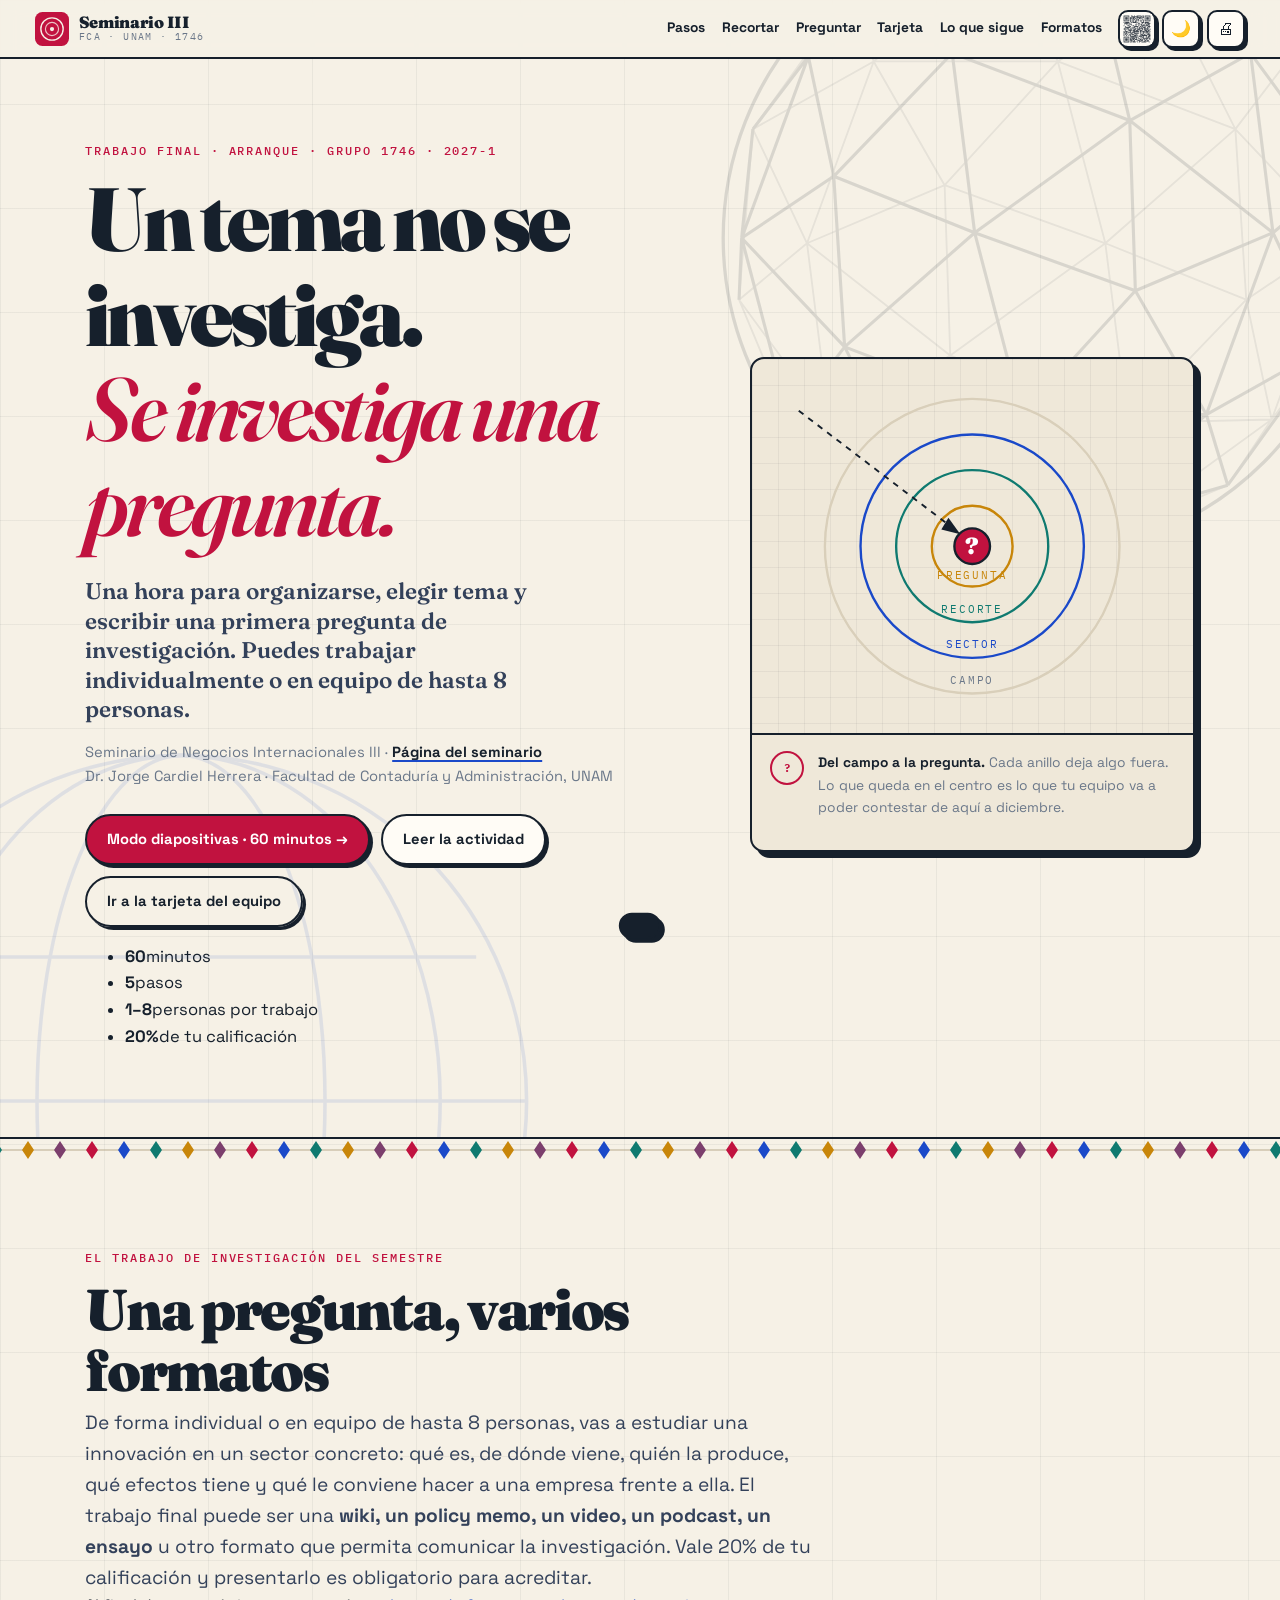
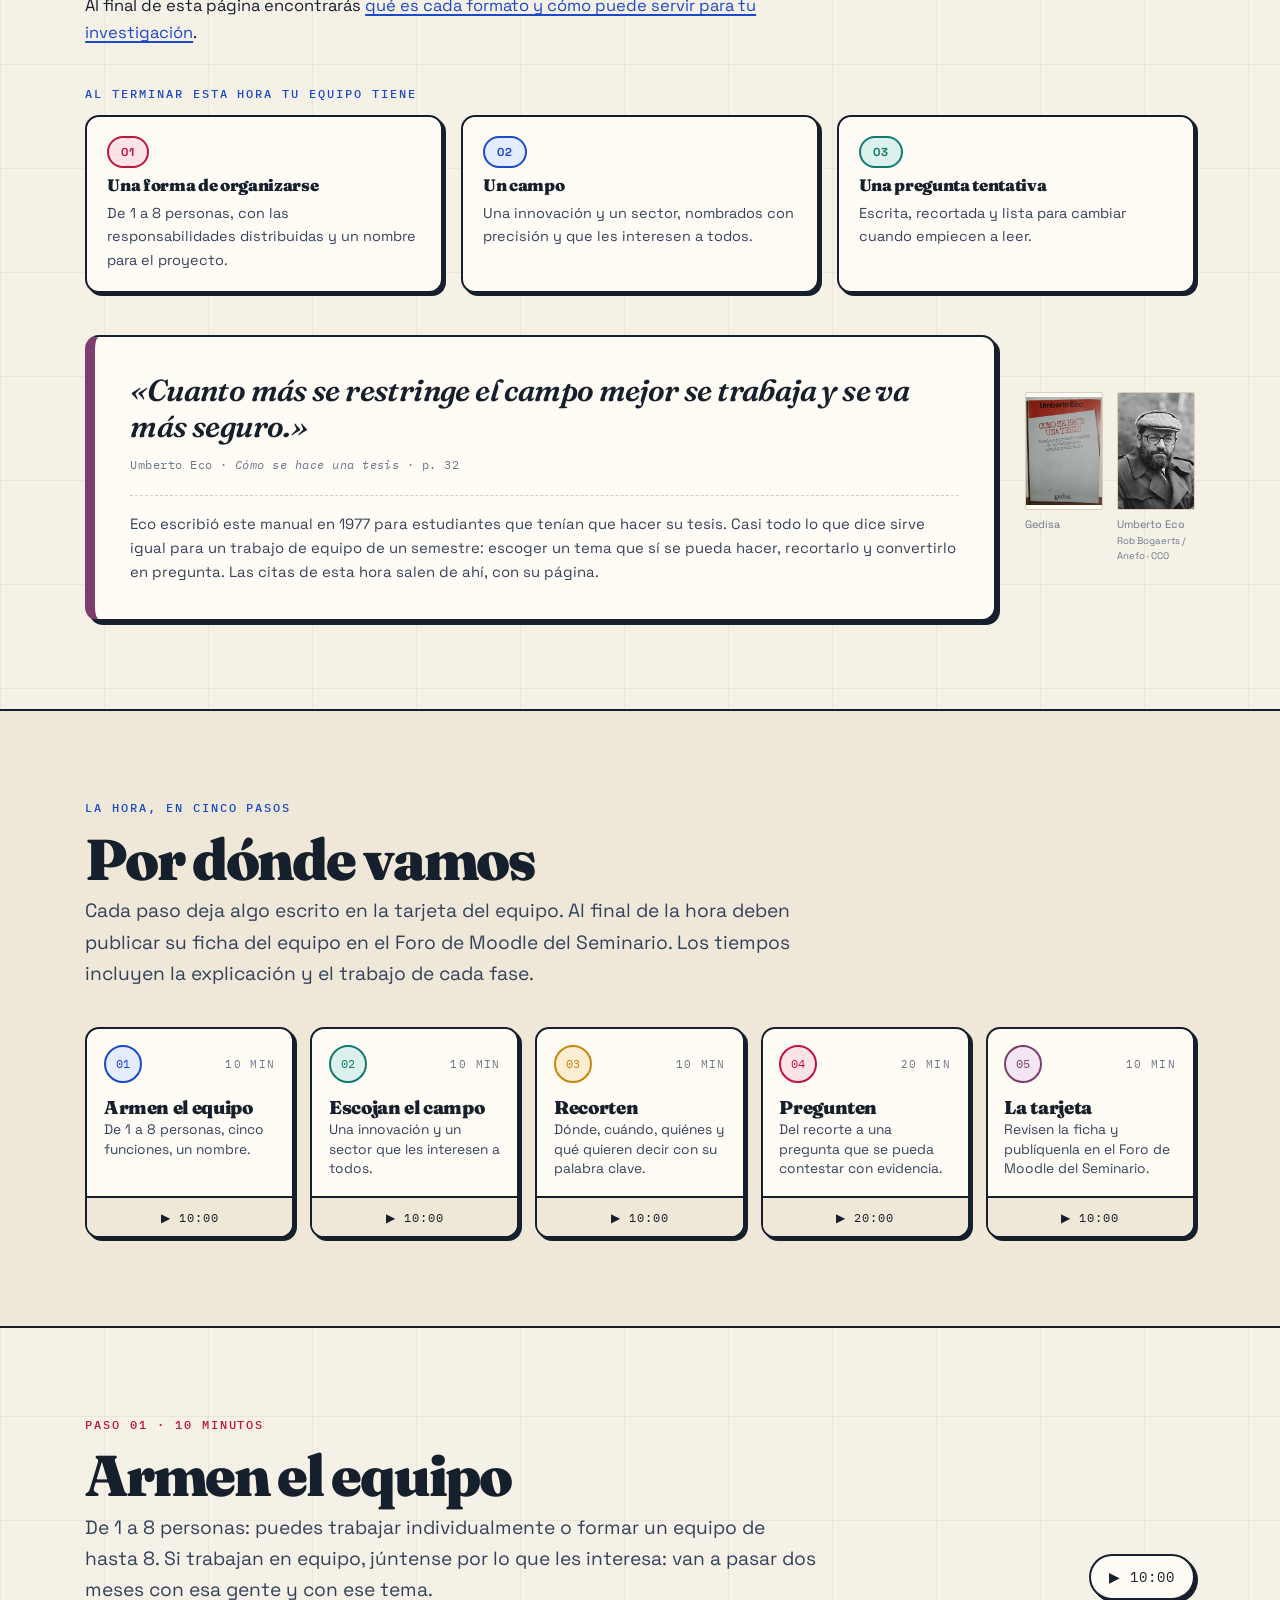
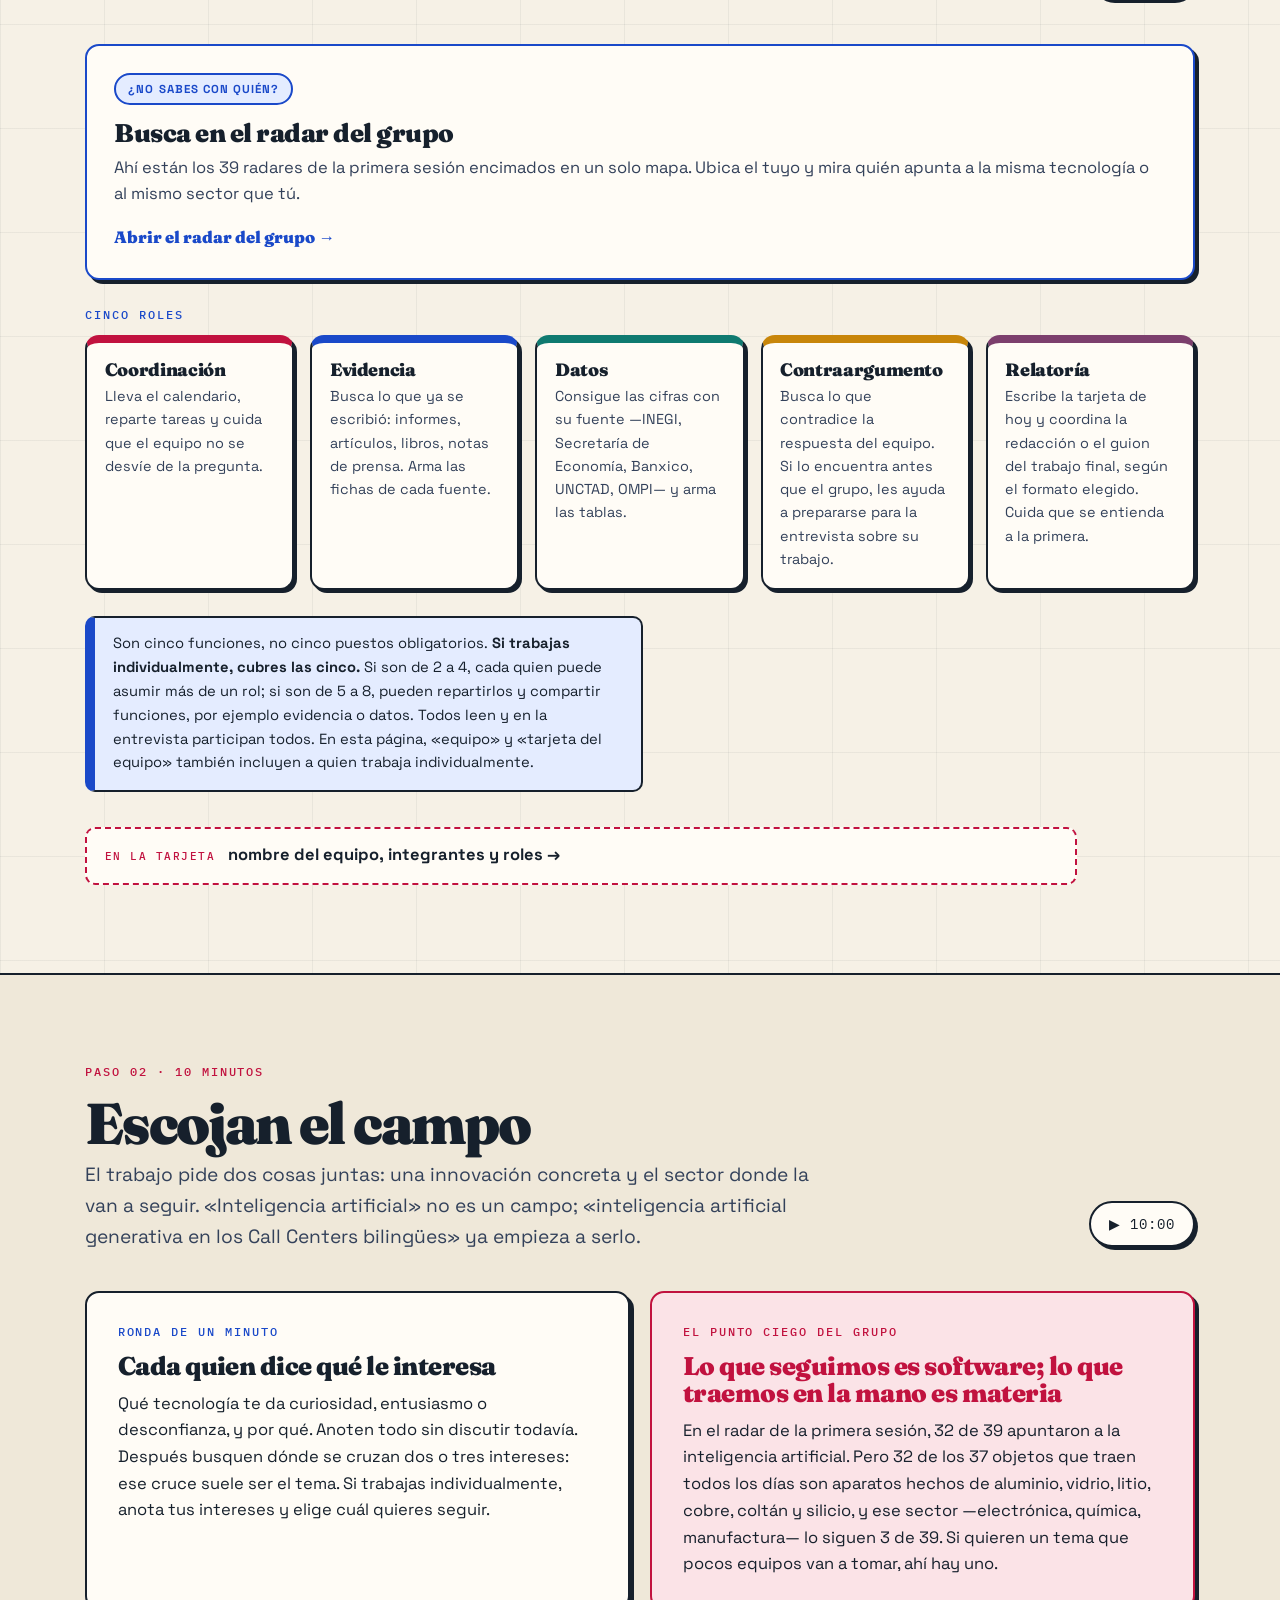
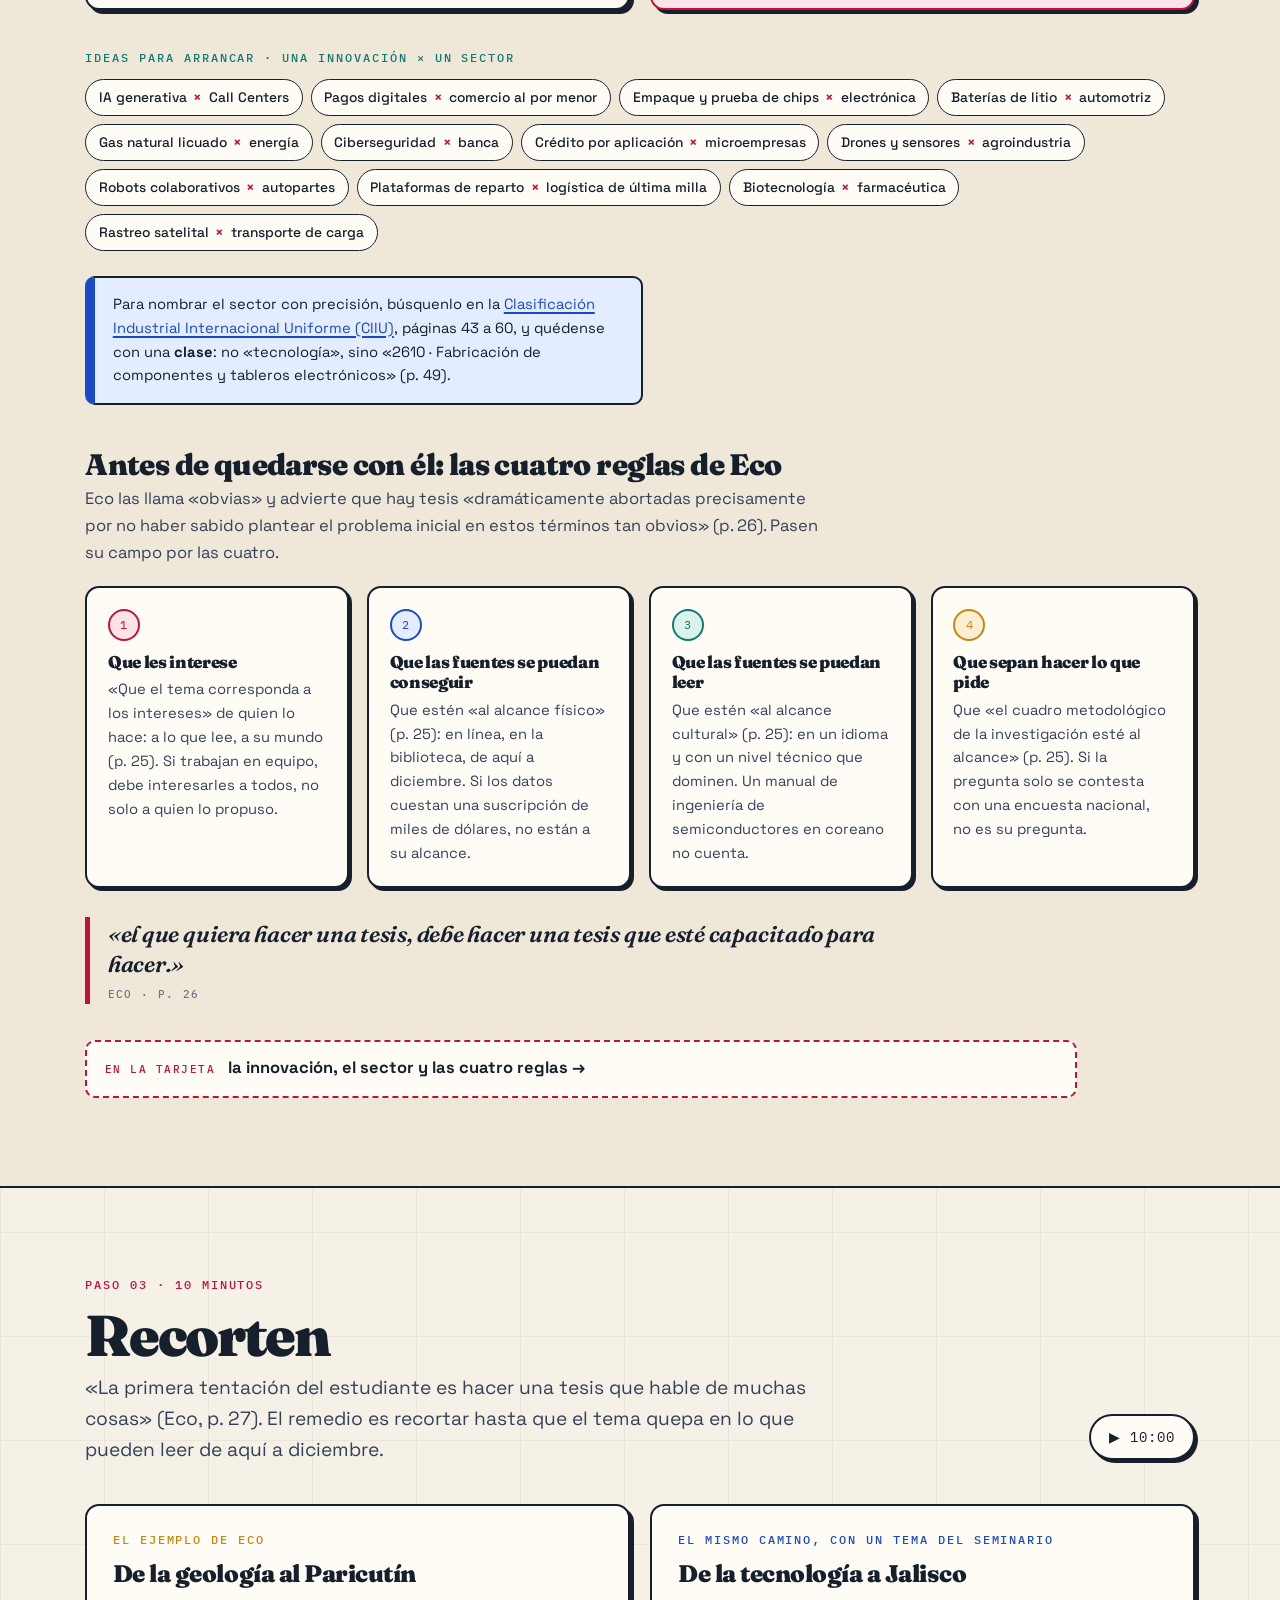
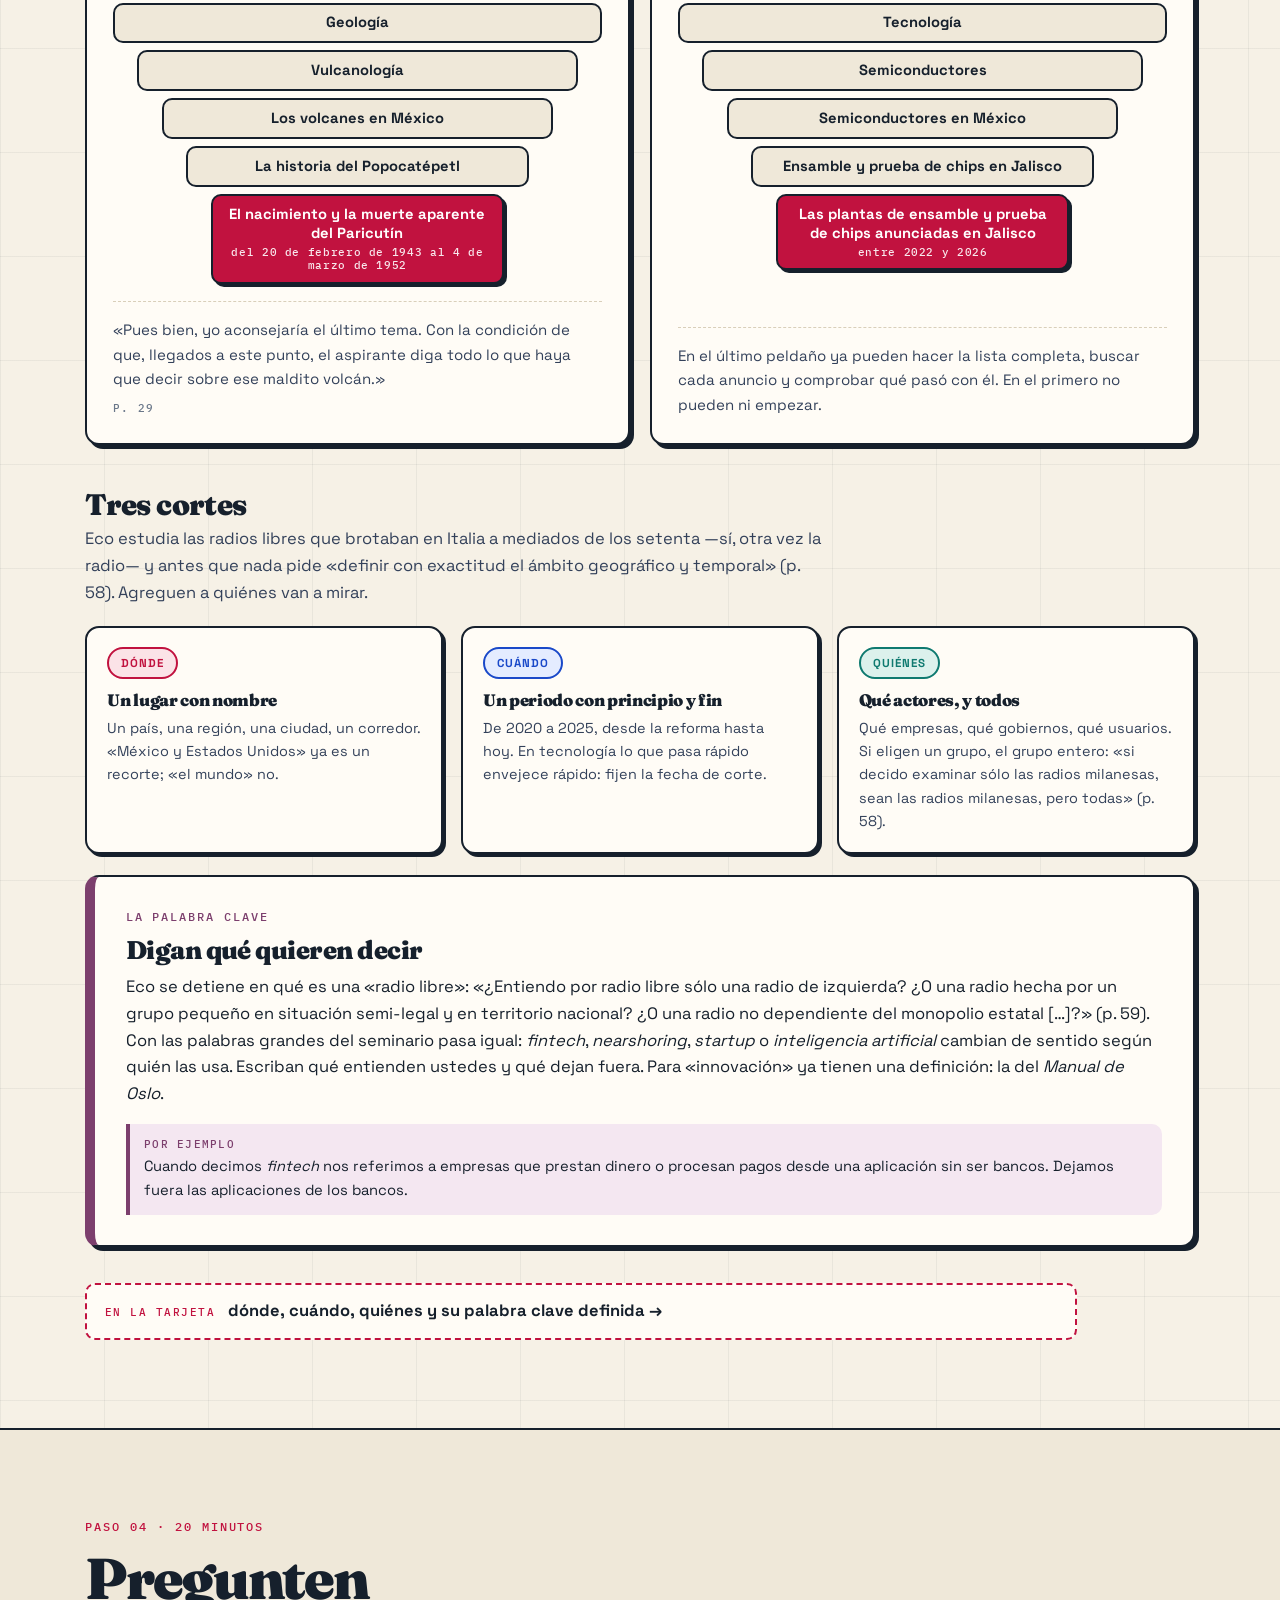
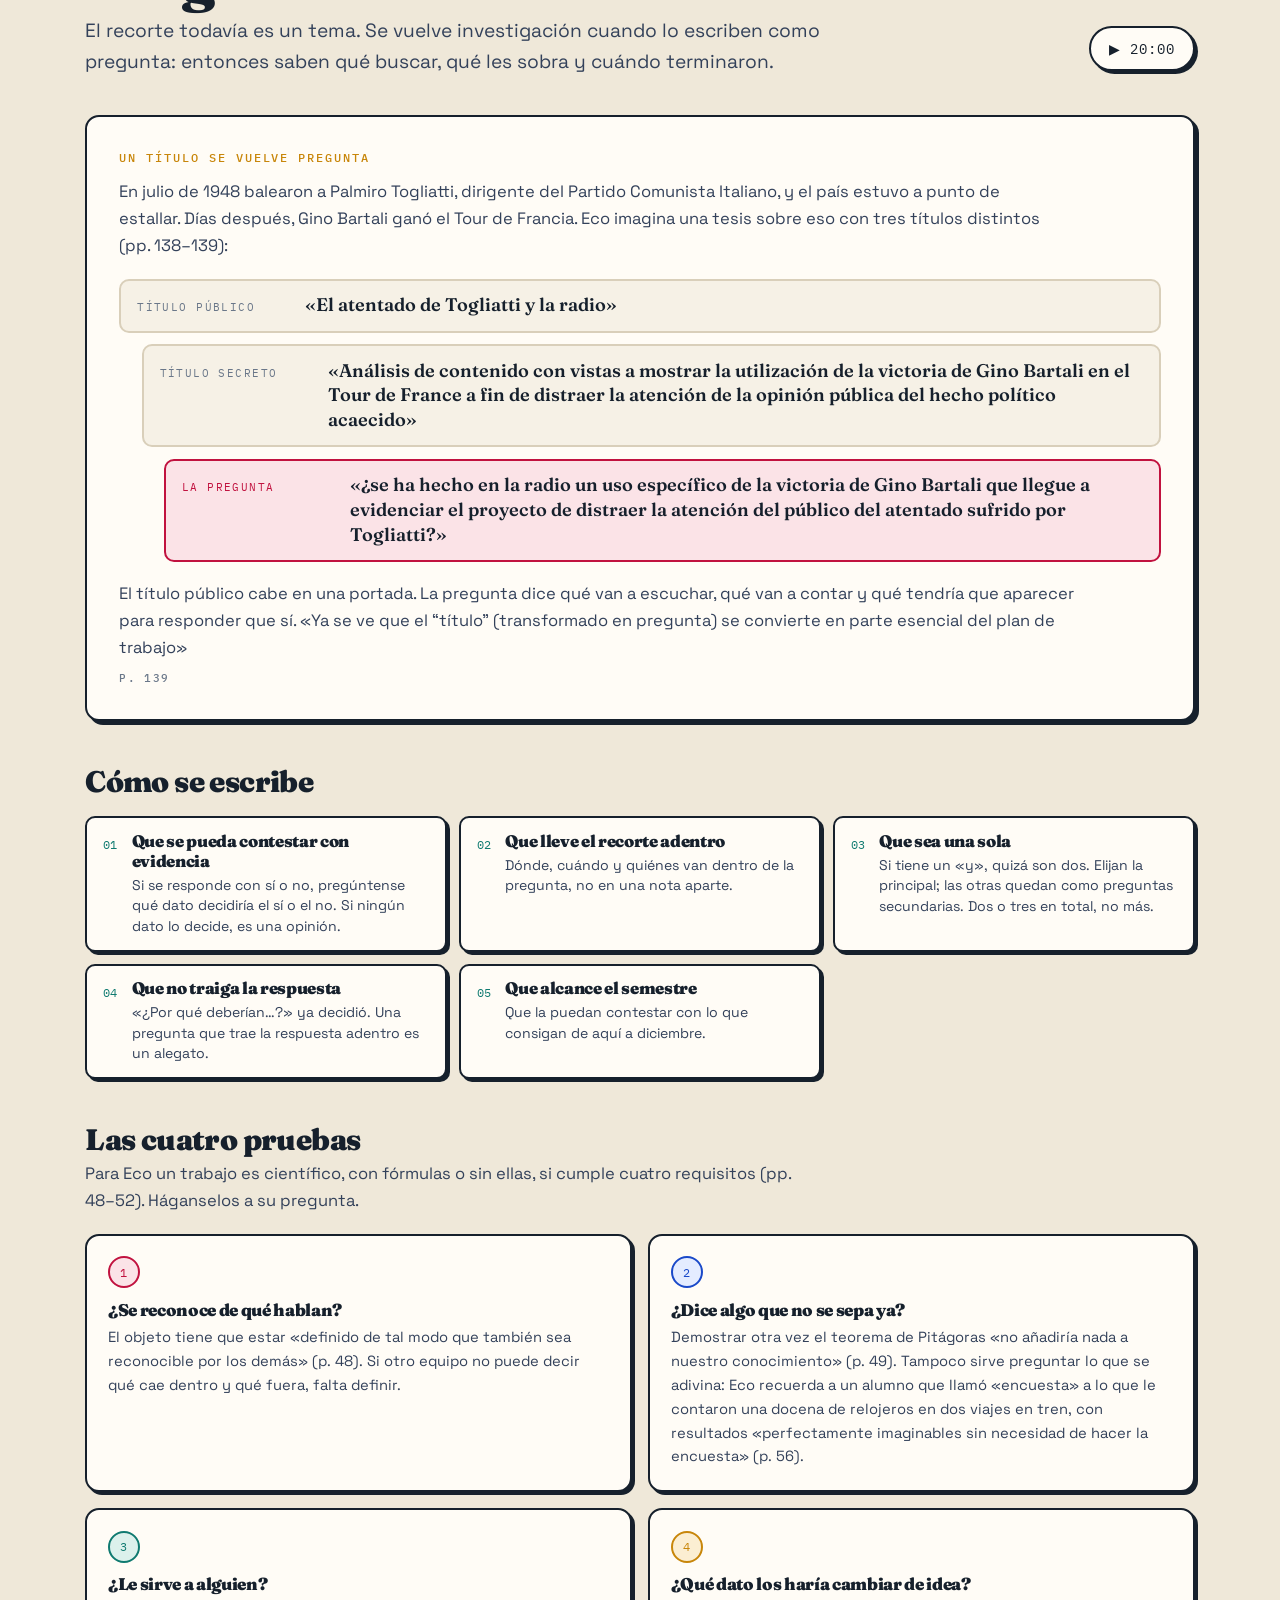
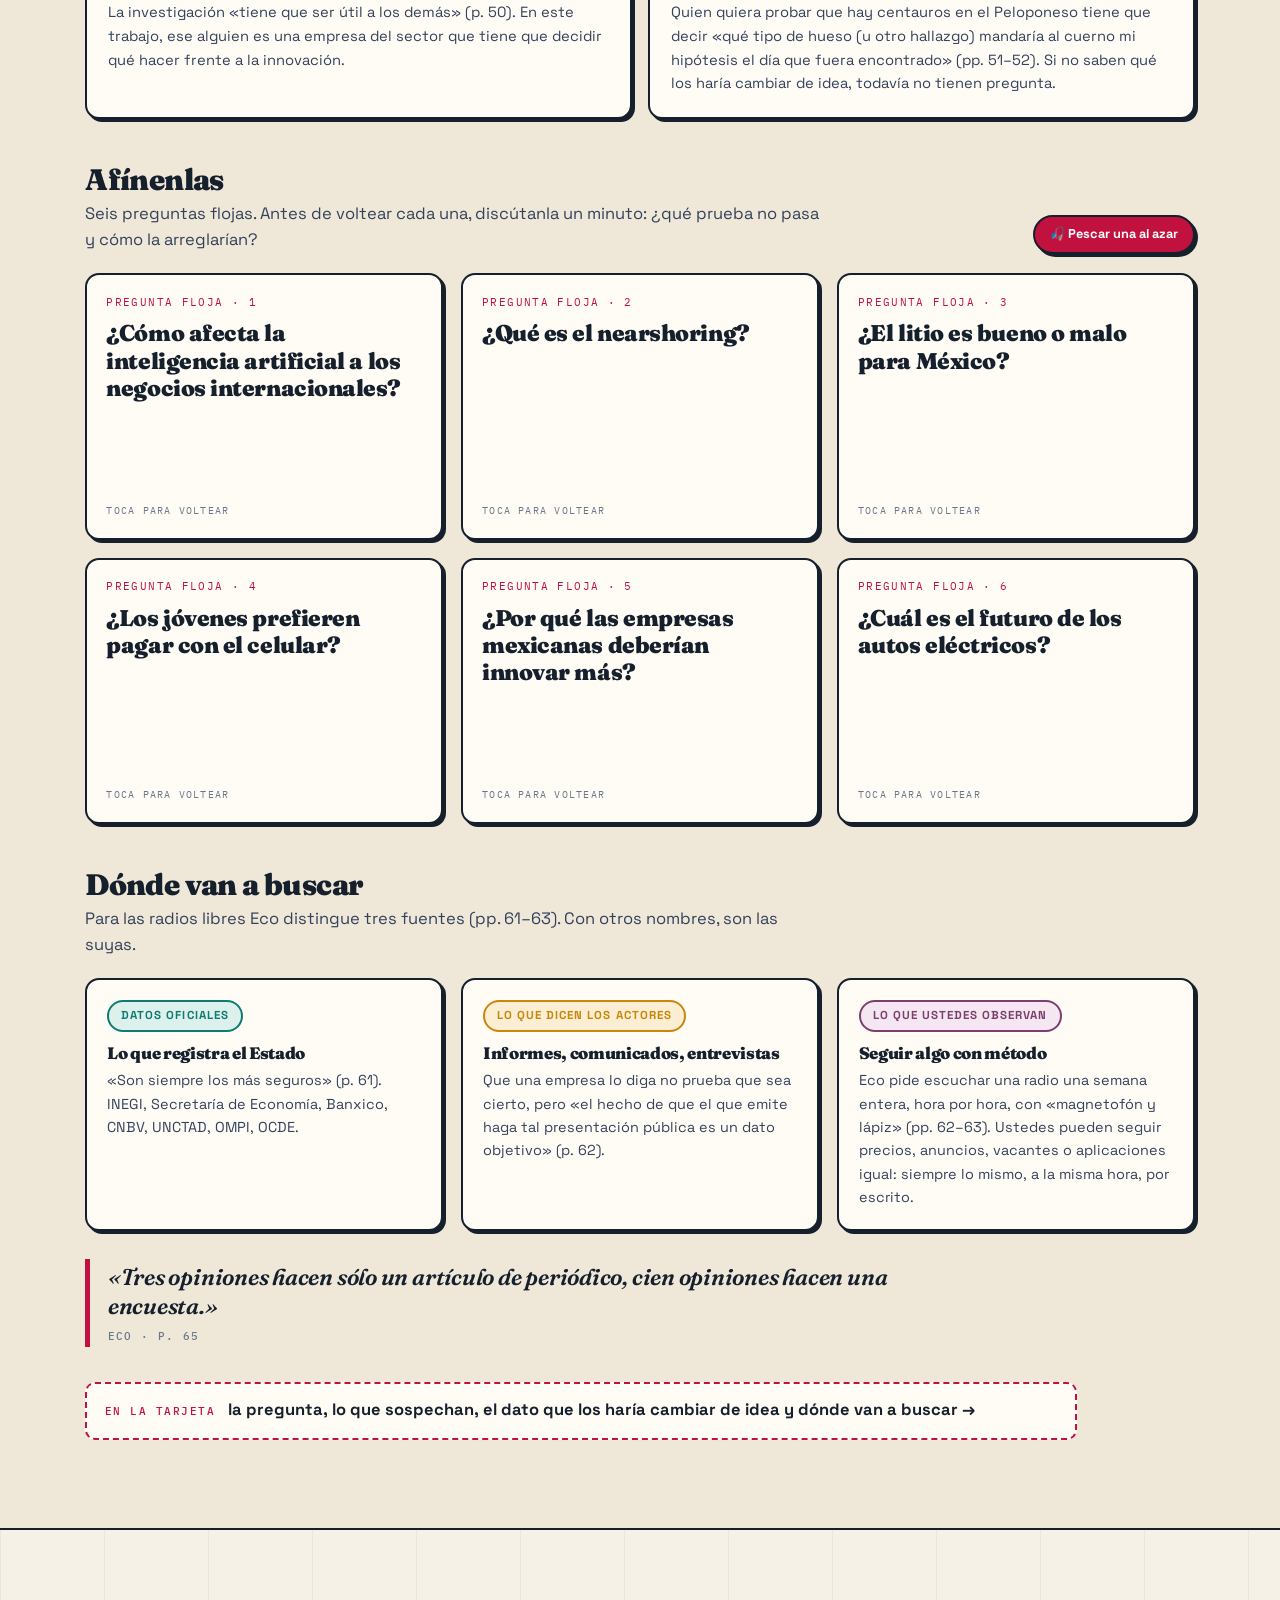
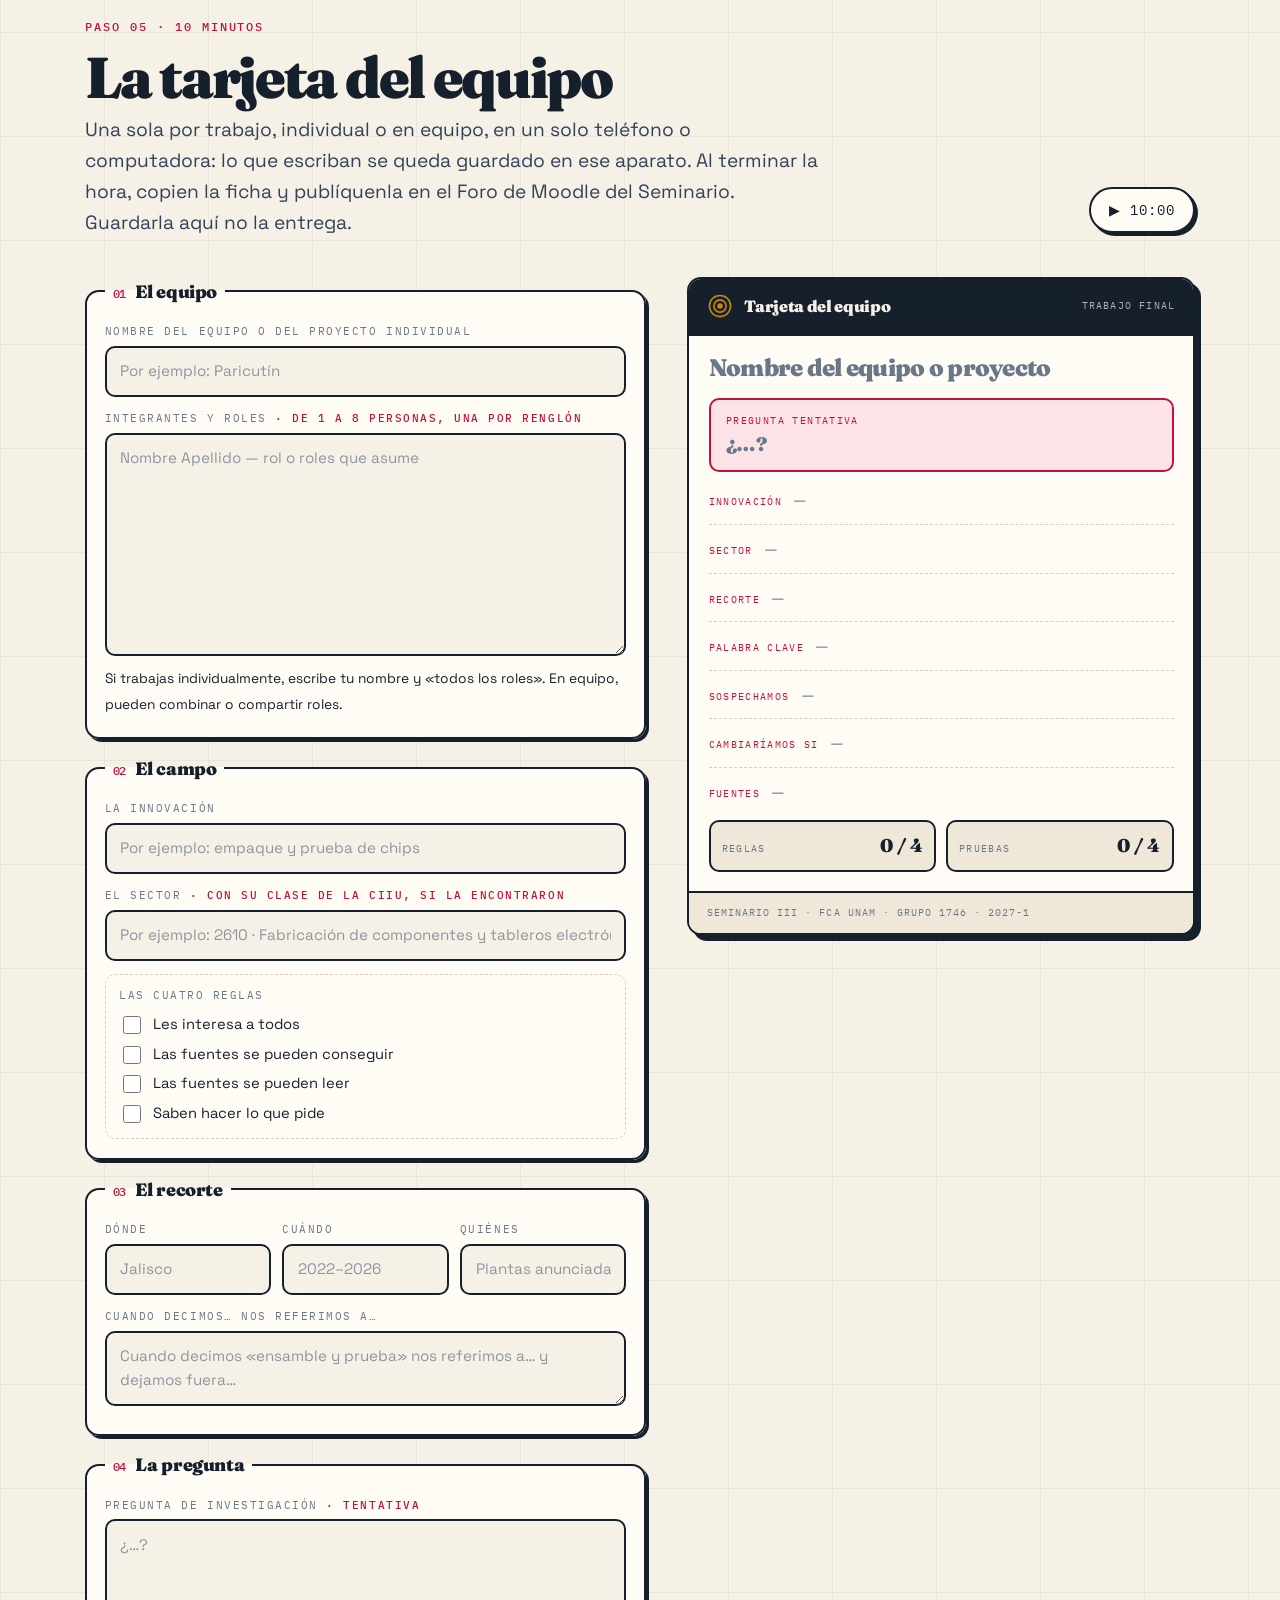
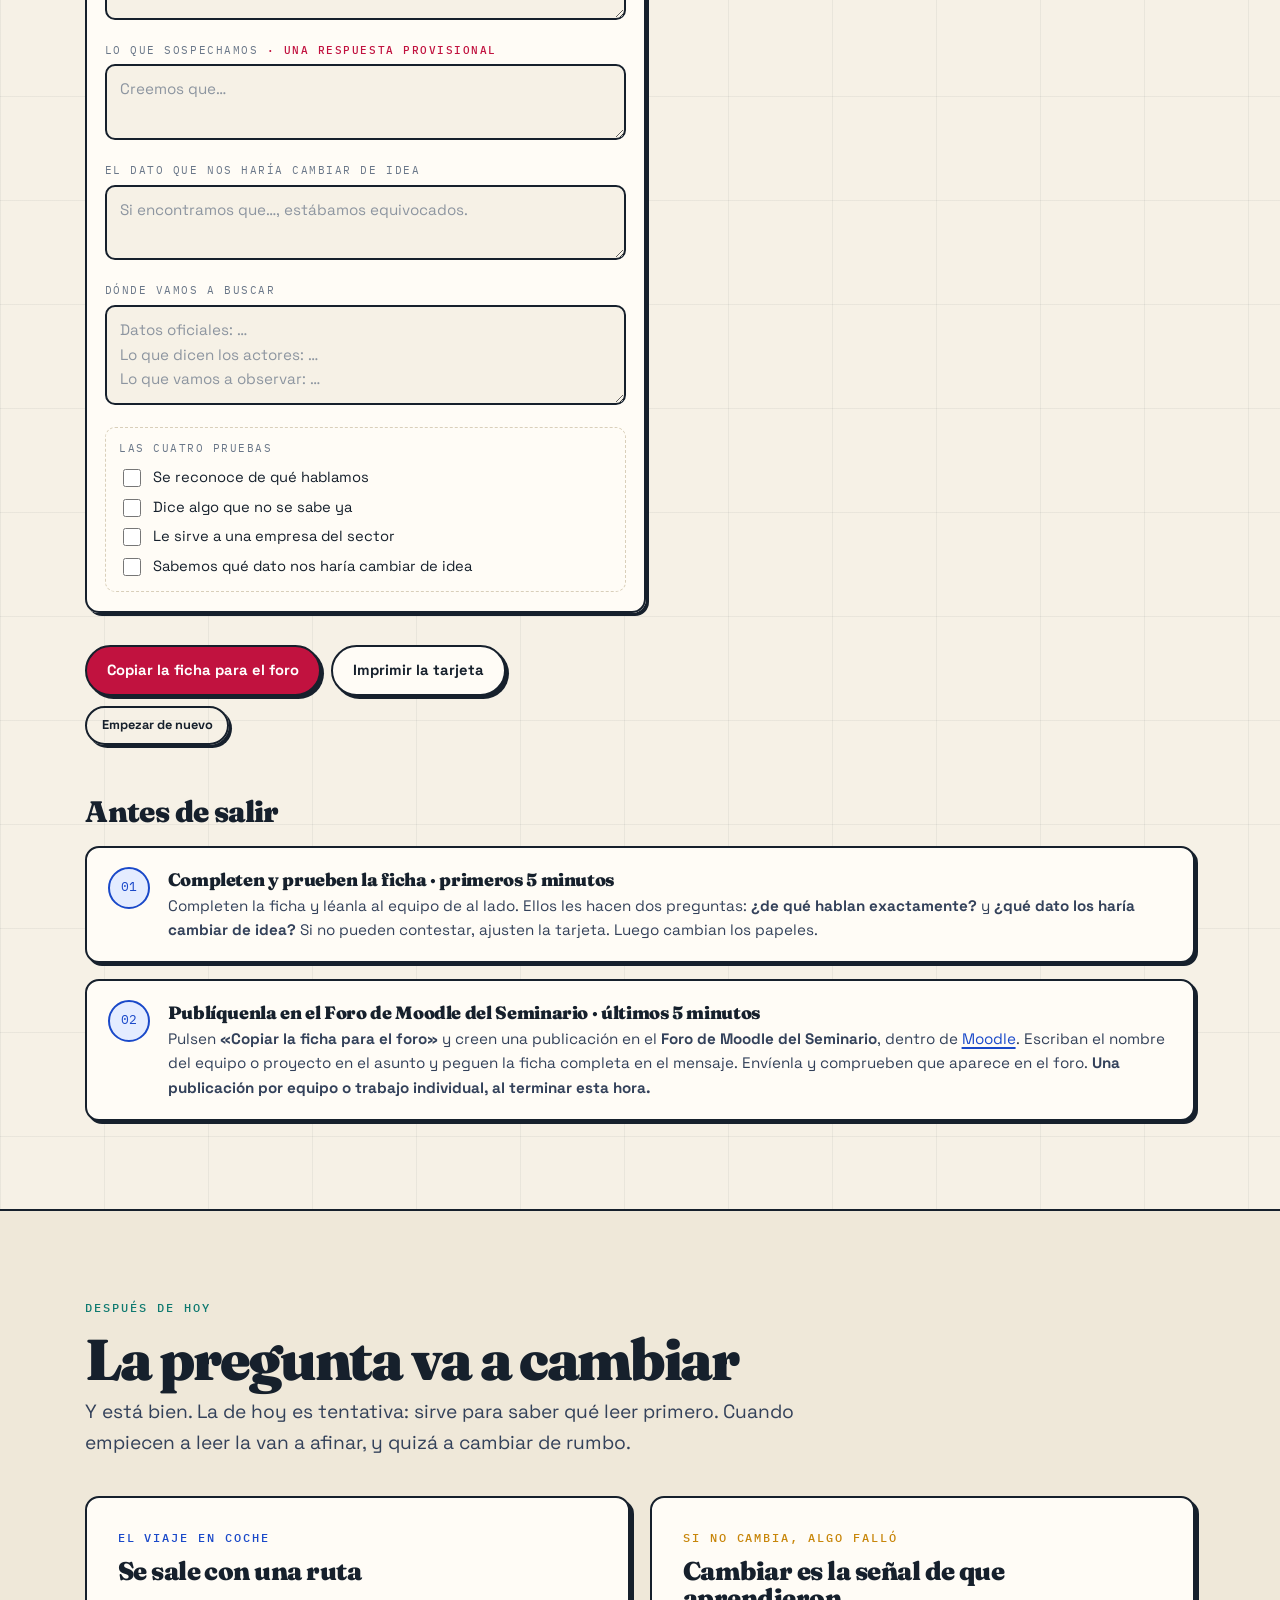
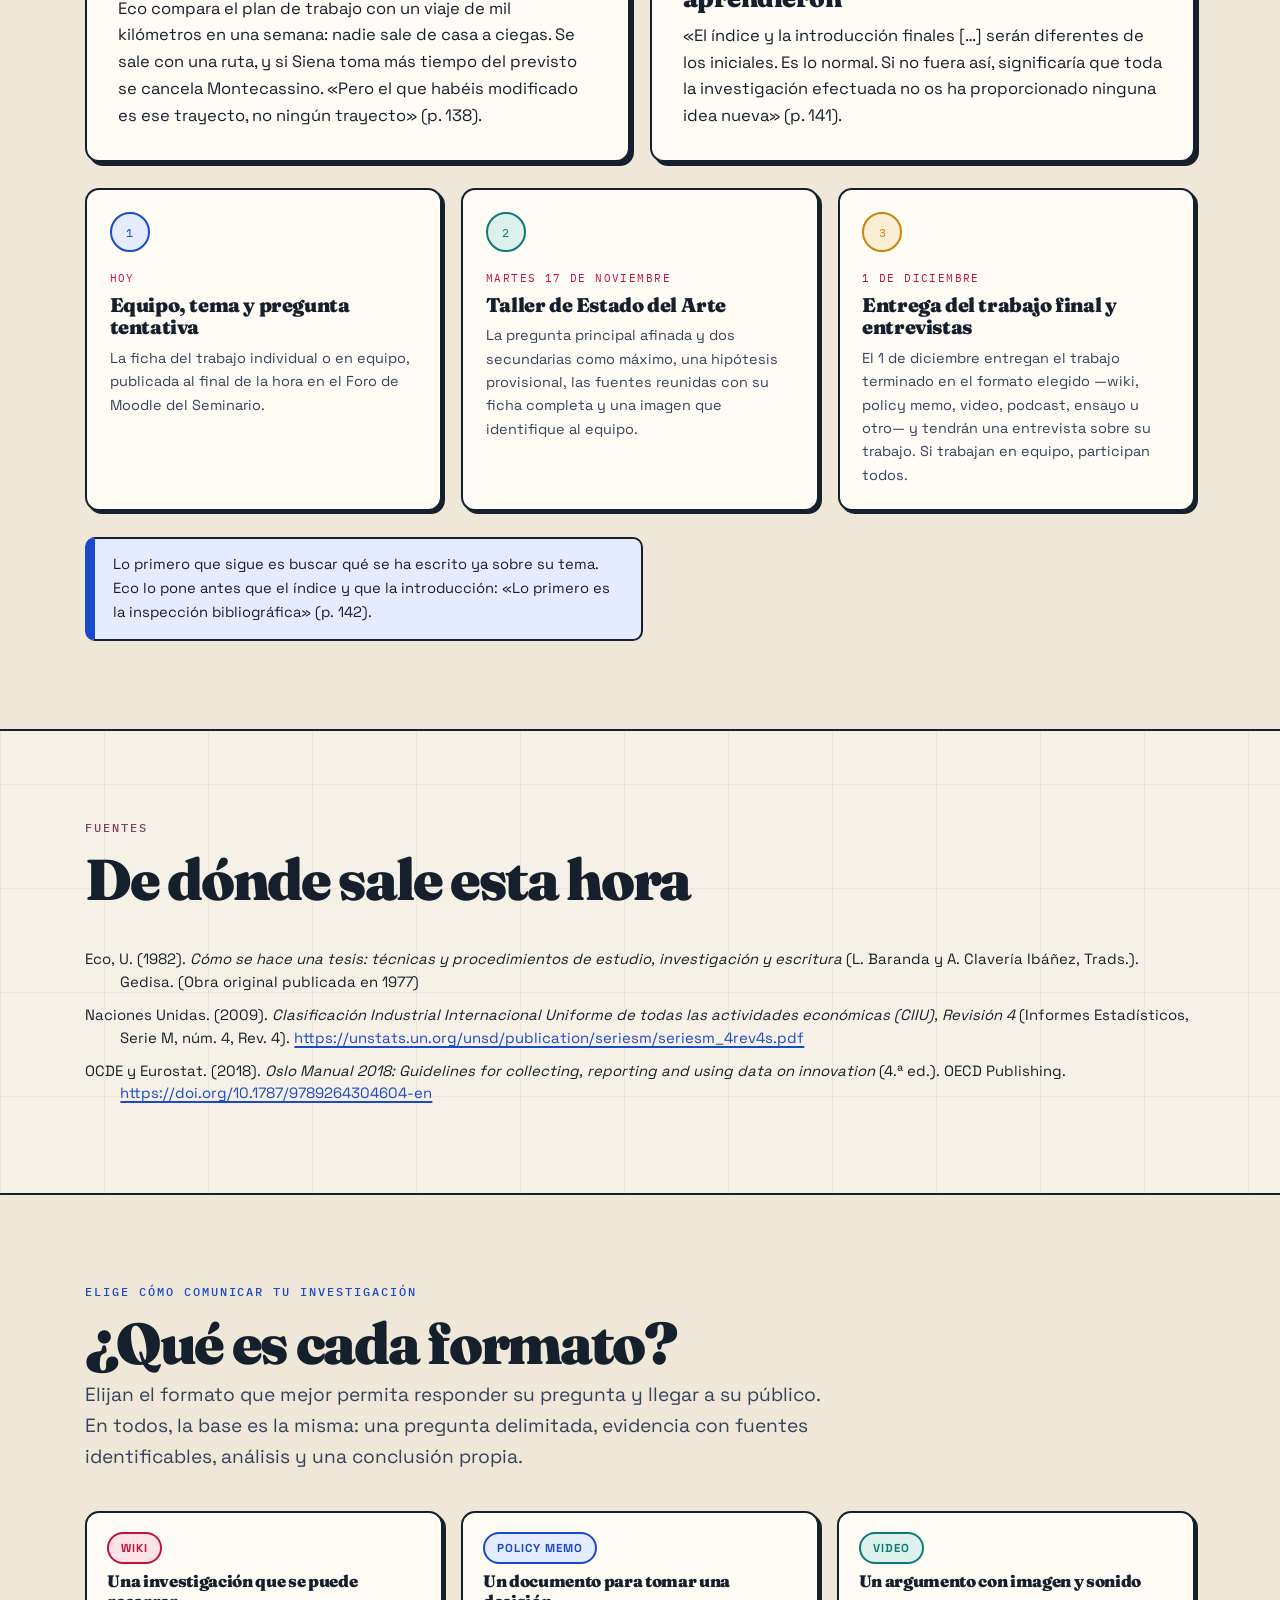
<file: investigacion.html>
<!doctype html>
<html lang="es-MX">
<head>
  <meta charset="utf-8">
  <meta name="viewport" content="width=device-width, initial-scale=1">
  <meta name="theme-color" content="#c1123f">
  <meta name="description" content="Seminario de Negocios Internacionales III · FCA UNAM · Grupo 1746 · 2027-1. Una hora para organizar tu trabajo final, individual o en equipo de hasta 8 personas, escoger el tema y escribir una primera pregunta de investigación, con los consejos de Umberto Eco.">
  <meta property="og:title" content="Tu pregunta de investigación · Seminario III · FCA UNAM">
  <meta property="og:description" content="Equipo, tema y una primera pregunta de investigación en una hora.">
  <meta property="og:type" content="website">
  <title>Tu pregunta de investigación · Seminario III · FCA UNAM</title>
  <link rel="icon" href="data:image/svg+xml,%3Csvg xmlns='http://www.w3.org/2000/svg' viewBox='0 0 32 32'%3E%3Crect width='32' height='32' rx='7' fill='%23c1123f'/%3E%3Ccircle cx='16' cy='16' r='10.5' fill='none' stroke='%23f6f1e6' stroke-width='1.3'/%3E%3Ccircle cx='16' cy='16' r='6.2' fill='none' stroke='%23f6f1e6' stroke-width='1.1'/%3E%3Ccircle cx='16' cy='16' r='2' fill='%23f6f1e6'/%3E%3C/svg%3E">
  <link rel="preconnect" href="https://fonts.googleapis.com">
  <link rel="preconnect" href="https://fonts.gstatic.com" crossorigin>
  <link rel="stylesheet" href="assets/index/sem3.css">
  <link rel="stylesheet" href="assets/investigacion/investigacion.css">
  <script defer src="assets/investigacion/investigacion.js"></script>
  <script defer src="assets/investigacion/presentacion.js"></script>
</head>
<body>
  <a class="skip-link" href="#pasos">Ir a los cinco pasos</a>

  <noscript><p class="noscript">Activa JavaScript para usar los relojes, voltear las tarjetas y guardar la tarjeta del equipo. Todo lo demás se lee sin problema.</p></noscript>

  <!-- ══════════════════════════ BARRA SUPERIOR ══════════════════════════ -->
  <header class="topbar" id="inicio">
    <a class="brand" href="index.html" title="Volver a la página del seminario">
      <svg class="brand-mark" viewBox="0 0 32 32" aria-hidden="true">
        <rect width="32" height="32" rx="7" fill="var(--guinda)"/>
        <circle cx="16" cy="16" r="10.5" fill="none" stroke="var(--paper)" stroke-width="1.3"/>
        <circle cx="16" cy="16" r="6.2" fill="none" stroke="var(--paper)" stroke-width="1.1" opacity=".8"/>
        <circle cx="16" cy="16" r="2" fill="var(--paper)"/>
      </svg>
      <span class="brand-text">
        <strong>Seminario III</strong>
        <small>FCA · UNAM · 1746</small>
      </span>
    </a>
    <nav class="topnav" aria-label="Secciones de la actividad">
      <a href="#pasos">Pasos</a>
      <a href="#paso-3">Recortar</a>
      <a href="#paso-4">Preguntar</a>
      <a href="#tarjeta">Tarjeta</a>
      <a href="#sigue">Lo que sigue</a>
      <a href="#formatos">Formatos</a>
    </nav>
    <div class="topbar-actions">
      <button class="qr-btn" id="qrBtn" type="button" title="Ver el código QR de esta página en grande" aria-label="Ver el código QR de esta página en grande" aria-haspopup="dialog">
        <img src="assets/investigacion/qr-investigacion.svg" alt="Código QR de esta página" width="34" height="34" decoding="async">
      </button>
      <button class="icon-btn" id="themeToggle" type="button" title="Cambiar entre modo claro y oscuro" aria-label="Cambiar entre modo claro y oscuro">🌙</button>
      <button class="icon-btn" id="printBtn" type="button" title="Imprimir esta página" aria-label="Imprimir esta página">🖨</button>
    </div>
  </header>

  <!-- ══════════════════════════════ PORTADA ═════════════════════════════ -->
  <section class="hero">
    <div class="hero-bg" aria-hidden="true">
      <svg class="hero-rose" viewBox="0 0 200 200" fill="none" stroke="currentColor">
        <circle cx="100" cy="100" r="96" stroke-width="1"/>
        <path stroke-width=".55" opacity=".55" d="M43.1 25.1L89.0 11.9M43.1 25.1L49.6 46.5M43.1 25.1L13.0 67.0M138.1 25.1L132.6 10.9M138.1 25.1L89.0 11.9M138.1 25.1L105.4 46.5M138.1 25.1L176.0 45.0M138.1 25.1L159.2 67.0M156.9 174.9L123.2 189.1M156.9 174.9L170.2 155.0M82.6 176.6L72.8 135.6M82.6 176.6L36.2 156.0M82.6 176.6L67.4 189.1M82.6 176.6L123.2 189.1M82.6 176.6L126.6 156.0M71.1 84.0L105.4 46.5M71.1 84.0L49.6 46.5M71.1 84.0L29.4 101.6M71.1 84.0L72.8 135.6M71.1 84.0L119.8 101.6M162.5 118.7L159.2 67.0M162.5 118.7L119.8 101.6M162.5 118.7L126.6 156.0M162.5 118.7L170.2 155.0M162.5 118.7L190.4 100.0M191.2 81.3L190.4 100.0M8.8 118.7L29.4 101.6M8.8 118.7L13.0 67.0M8.8 118.7L24.0 155.0M8.8 118.7L36.2 156.0M76.8 10.9L89.0 11.9M132.6 10.9L89.0 11.9M132.6 10.9L176.0 45.0M89.0 11.9L105.4 46.5M89.0 11.9L49.6 46.5M105.4 46.5L49.6 46.5M105.4 46.5L159.2 67.0M105.4 46.5L119.8 101.6M49.6 46.5L29.4 101.6M49.6 46.5L13.0 67.0M29.4 101.6L13.0 67.0M29.4 101.6L72.8 135.6M29.4 101.6L36.2 156.0M176.0 45.0L159.2 67.0M176.0 45.0L190.4 100.0M24.0 155.0L36.2 156.0M72.8 135.6L36.2 156.0M72.8 135.6L119.8 101.6M72.8 135.6L126.6 156.0M36.2 156.0L67.4 189.1M159.2 67.0L119.8 101.6M159.2 67.0L190.4 100.0M119.8 101.6L126.6 156.0M187.0 133.0L170.2 155.0M187.0 133.0L190.4 100.0M67.4 189.1L123.2 189.1M123.2 189.1L126.6 156.0M123.2 189.1L170.2 155.0M126.6 156.0L170.2 155.0M170.2 155.0L190.4 100.0"/>
        <path stroke-width=".95" d="M43.1 25.1L29.8 45.0M43.1 25.1L76.8 10.9M61.9 174.9L24.0 155.0M61.9 174.9L40.8 133.0M61.9 174.9L94.6 153.5M61.9 174.9L111.0 188.1M61.9 174.9L67.4 189.1M156.9 174.9L187.0 133.0M156.9 174.9L150.4 153.5M156.9 174.9L111.0 188.1M128.9 116.0L80.2 98.4M128.9 116.0L127.2 64.4M128.9 116.0L170.6 98.4M128.9 116.0L150.4 153.5M128.9 116.0L94.6 153.5M117.4 23.4L73.4 44.0M117.4 23.4L76.8 10.9M117.4 23.4L132.6 10.9M117.4 23.4L163.8 44.0M117.4 23.4L127.2 64.4M191.2 81.3L163.8 44.0M191.2 81.3L176.0 45.0M191.2 81.3L187.0 133.0M191.2 81.3L170.6 98.4M8.8 118.7L9.6 100.0M37.5 81.3L29.8 45.0M37.5 81.3L73.4 44.0M37.5 81.3L9.6 100.0M37.5 81.3L80.2 98.4M37.5 81.3L40.8 133.0M29.8 45.0L73.4 44.0M29.8 45.0L76.8 10.9M29.8 45.0L13.0 67.0M29.8 45.0L9.6 100.0M73.4 44.0L76.8 10.9M73.4 44.0L80.2 98.4M73.4 44.0L127.2 64.4M76.8 10.9L132.6 10.9M132.6 10.9L163.8 44.0M13.0 67.0L9.6 100.0M9.6 100.0L24.0 155.0M9.6 100.0L40.8 133.0M163.8 44.0L176.0 45.0M163.8 44.0L127.2 64.4M163.8 44.0L170.6 98.4M80.2 98.4L127.2 64.4M80.2 98.4L40.8 133.0M80.2 98.4L94.6 153.5M127.2 64.4L170.6 98.4M24.0 155.0L40.8 133.0M24.0 155.0L67.4 189.1M40.8 133.0L94.6 153.5M187.0 133.0L170.6 98.4M187.0 133.0L150.4 153.5M170.6 98.4L150.4 153.5M150.4 153.5L94.6 153.5M150.4 153.5L111.0 188.1M94.6 153.5L111.0 188.1M111.0 188.1L67.4 189.1M111.0 188.1L123.2 189.1"/>
      </svg>
      <svg class="hero-arc" viewBox="0 0 200 200" fill="none" stroke="currentColor">
        <circle cx="100" cy="100" r="96" stroke-width="1"/>
        <ellipse cx="100" cy="100" rx="40" ry="96" stroke-width="1"/>
        <ellipse cx="100" cy="100" rx="72" ry="96" stroke-width="1"/>
        <path d="M4 100h192M18 60h164M18 140h164" stroke-width="1"/>
      </svg>
    </div>

    <div class="hero-inner">
      <div class="hero-copy">
        <p class="kicker">Trabajo final · arranque · Grupo 1746 · 2027-1</p>
        <h1 class="hero-title">Un tema no se investiga.<br><em>Se investiga una pregunta.</em></h1>
        <p class="hero-sub">Una hora para organizarse, elegir tema y escribir una primera pregunta de investigación. Puedes trabajar individualmente o en equipo de hasta 8 personas.</p>
        <p class="hero-meta">Seminario de Negocios Internacionales III · <a href="index.html"><b>Página del seminario</b></a><br>Dr. Jorge Cardiel Herrera · Facultad de Contaduría y Administración, UNAM</p>

        <div class="cta-row">
          <button class="btn btn-primary" type="button" data-workshop-open aria-haspopup="dialog" aria-controls="workshopSlides">Modo diapositivas · 60 minutos →</button>
          <a class="btn" href="#paso-1">Leer la actividad</a>
          <a class="btn btn-ghost" href="#tarjeta">Ir a la tarjeta del equipo</a>
        </div>

        <ul class="hero-stats">
          <li><strong>60</strong><span>minutos</span></li>
          <li><strong>5</strong><span>pasos</span></li>
          <li><strong>1–8</strong><span>personas por trabajo</span></li>
          <li><strong>20%</strong><span>de tu calificación</span></li>
        </ul>
      </div>

      <figure class="frame is-plate">
        <svg class="plate-svg" viewBox="0 0 320 272" role="img" aria-labelledby="plateTitle">
          <title id="plateTitle">Cuatro anillos concéntricos: campo, sector, recorte y, en el centro, la pregunta.</title>
          <g fill="none" stroke-width="2">
            <circle cx="160" cy="136" r="124" stroke="var(--line)"/>
            <circle cx="160" cy="136" r="94" stroke="var(--cobalt)"/>
            <circle cx="160" cy="136" r="64" stroke="var(--teal)"/>
            <circle cx="160" cy="136" r="34" stroke="var(--amber)"/>
          </g>
          <path d="M14 22L148 124" stroke="var(--ink)" stroke-width="1.6" stroke-dasharray="5 5" fill="none"/>
          <path d="M140 112l10 14-16-4z" fill="var(--ink)"/>
          <circle cx="160" cy="136" r="15" fill="var(--guinda)" stroke="var(--edge)" stroke-width="2"/>
          <text x="160" y="142.5" text-anchor="middle" class="plate-q">?</text>
          <g class="plate-label">
            <text x="160" y="252">CAMPO</text>
            <text x="160" y="222" class="pl-sector">SECTOR</text>
            <text x="160" y="192" class="pl-recorte">RECORTE</text>
            <text x="160" y="163.5" class="pl-pregunta">PREGUNTA</text>
          </g>
        </svg>
        <figcaption>
          <b>?</b>
          <p><strong>Del campo a la pregunta.</strong> Cada anillo deja algo fuera. Lo que queda en el centro es lo que tu equipo va a poder contestar de aquí a diciembre.</p>
        </figcaption>
      </figure>
    </div>
  </section>

  <div class="band" aria-hidden="true"></div>

  <!-- ═════════════════════════════ EL TRABAJO FINAL ════════════════════ -->
  <section class="section" id="ensayo">
    <div class="wrap">
      <div class="section-head">
        <p class="kicker">El trabajo de investigación del semestre</p>
        <h2>Una pregunta, varios formatos</h2>
        <p class="lead">De forma individual o en equipo de hasta 8 personas, vas a estudiar una innovación en un sector concreto: qué es, de dónde viene, quién la produce, qué efectos tiene y qué le conviene hacer a una empresa frente a ella. El trabajo final puede ser una <strong>wiki, un policy memo, un video, un podcast, un ensayo</strong> u otro formato que permita comunicar la investigación. Vale 20% de tu calificación y presentarlo es obligatorio para acreditar.</p>
        <p>Al final de esta página encontrarás <a href="#formatos">qué es cada formato y cómo puede servir para tu investigación</a>.</p>
      </div>

      <p class="kicker k-blue">Al terminar esta hora tu equipo tiene</p>
      <div class="deck deck-goals">
        <article>
          <span class="pill">01</span>
          <h3>Una forma de organizarse</h3>
          <p>De 1 a 8 personas, con las responsabilidades distribuidas y un nombre para el proyecto.</p>
        </article>
        <article>
          <span class="pill pill-blue">02</span>
          <h3>Un campo</h3>
          <p>Una innovación y un sector, nombrados con precisión y que les interesen a todos.</p>
        </article>
        <article>
          <span class="pill pill-teal">03</span>
          <h3>Una pregunta tentativa</h3>
          <p>Escrita, recortada y lista para cambiar cuando empiecen a leer.</p>
        </article>
      </div>

      <div class="eco-note">
      <figure class="epigraph epigraph-eco">
        <blockquote>
          <p class="de">«Cuanto más se restringe el campo mejor se trabaja y se va más seguro.»</p>
        </blockquote>
        <figcaption>Umberto Eco · <cite>Cómo se hace una tesis</cite> · p. 32</figcaption>
        <p class="aside">Eco escribió este manual en 1977 para estudiantes que tenían que hacer su tesis. Casi todo lo que dice sirve igual para un trabajo de equipo de un semestre: escoger un tema que sí se pueda hacer, recortarlo y convertirlo en pregunta. Las citas de esta hora salen de ahí, con su página.</p>
      </figure>
      <aside class="eco-images" aria-label="El libro y su autor">
        <figure>
          <a href="https://www.abebooks.com/TESIS-T%C3%A9cnicas-procedimientos-estudio-investigaci%C3%B3n-escritura/21597435726/bd" target="_blank" rel="noopener noreferrer">
            <img class="eco-cover" src="assets/investigacion/eco-como-se-hace-una-tesis.jpg" alt="Portada de Cómo se hace una tesis, de Umberto Eco, editorial Gedisa" width="78" height="118" loading="lazy" decoding="async">
          </a>
          <figcaption>Gedisa</figcaption>
        </figure>
        <figure>
          <a href="https://commons.wikimedia.org/wiki/File:Umberto_Eco_1984.jpg" target="_blank" rel="noopener noreferrer">
            <img class="eco-portrait" src="assets/investigacion/umberto-eco.jpg" alt="Retrato de Umberto Eco" width="78" height="118" loading="lazy" decoding="async">
          </a>
          <figcaption>Umberto Eco<br><small>Rob Bogaerts / Anefo · CC0</small></figcaption>
        </figure>
      </aside>
      </div>
    </div>
  </section>

  <!-- ═════════════════════════════ TABLERO ══════════════════════════════ -->
  <section class="section section-alt" id="pasos">
    <div class="wrap">
      <div class="section-head">
        <p class="kicker k-blue">La hora, en cinco pasos</p>
        <h2>Por dónde vamos</h2>
        <p class="lead">Cada paso deja algo escrito en la tarjeta del equipo. Al final de la hora deben publicar su ficha del equipo en el Foro de Moodle del Seminario. Los tiempos incluyen la explicación y el trabajo de cada fase.</p>
      </div>

      <ol class="board">
        <li class="board-item">
          <a class="board-link" href="#paso-1">
            <span class="board-num">01</span>
            <span class="board-min">10 min</span>
            <strong>Armen el equipo</strong>
            <small>De 1 a 8 personas, cinco funciones, un nombre.</small>
          </a>
          <button class="timer-btn" type="button" data-timer="600" data-label="01 · Armen el equipo" aria-label="Iniciar reloj de 10 minutos para el paso 1">▶ 10:00</button>
        </li>
        <li class="board-item">
          <a class="board-link" href="#paso-2">
            <span class="board-num">02</span>
            <span class="board-min">10 min</span>
            <strong>Escojan el campo</strong>
            <small>Una innovación y un sector que les interesen a todos.</small>
          </a>
          <button class="timer-btn" type="button" data-timer="600" data-label="02 · Escojan el campo" aria-label="Iniciar reloj de 10 minutos para el paso 2">▶ 10:00</button>
        </li>
        <li class="board-item">
          <a class="board-link" href="#paso-3">
            <span class="board-num">03</span>
            <span class="board-min">10 min</span>
            <strong>Recorten</strong>
            <small>Dónde, cuándo, quiénes y qué quieren decir con su palabra clave.</small>
          </a>
          <button class="timer-btn" type="button" data-timer="600" data-label="03 · Recorten" aria-label="Iniciar reloj de 10 minutos para el paso 3">▶ 10:00</button>
        </li>
        <li class="board-item">
          <a class="board-link" href="#paso-4">
            <span class="board-num">04</span>
            <span class="board-min">20 min</span>
            <strong>Pregunten</strong>
            <small>Del recorte a una pregunta que se pueda contestar con evidencia.</small>
          </a>
          <button class="timer-btn" type="button" data-timer="1200" data-label="04 · Pregunten" aria-label="Iniciar reloj de 20 minutos para el paso 4">▶ 20:00</button>
        </li>
        <li class="board-item">
          <a class="board-link" href="#tarjeta">
            <span class="board-num">05</span>
            <span class="board-min">10 min</span>
            <strong>La tarjeta</strong>
            <small>Revisen la ficha y publíquenla en el Foro de Moodle del Seminario.</small>
          </a>
          <button class="timer-btn" type="button" data-timer="600" data-label="05 · La tarjeta" aria-label="Iniciar reloj de 10 minutos para el paso 5">▶ 10:00</button>
        </li>
      </ol>
    </div>
  </section>

  <!-- ═══════════════════════════ PASO 01 ════════════════════════════════ -->
  <section class="section" id="paso-1">
    <div class="wrap">
      <div class="head-row">
        <div class="section-head">
          <p class="kicker">Paso 01 · 10 minutos</p>
          <h2>Armen el equipo</h2>
          <p class="lead">De 1 a 8 personas: puedes trabajar individualmente o formar un equipo de hasta 8. Si trabajan en equipo, júntense por lo que les interesa: van a pasar dos meses con esa gente y con ese tema.</p>
        </div>
        <button class="timer-btn timer-btn-lg" type="button" data-timer="600" data-label="01 · Armen el equipo" aria-label="Iniciar reloj de 10 minutos para el paso 1">▶ 10:00</button>
      </div>

      <a class="link-card is-blue" href="carta_grupo.html" target="_blank" rel="noopener">
        <span class="pill pill-blue">¿No sabes con quién?</span>
        <h3>Busca en el radar del grupo</h3>
        <p>Ahí están los 39 radares de la primera sesión encimados en un solo mapa. Ubica el tuyo y mira quién apunta a la misma tecnología o al mismo sector que tú.</p>
        <p class="go">Abrir el radar del grupo →</p>
      </a>

      <p class="kicker k-blue">Cinco roles</p>
      <div class="roles">
        <article class="role">
          <h3>Coordinación</h3>
          <p>Lleva el calendario, reparte tareas y cuida que el equipo no se desvíe de la pregunta.</p>
        </article>
        <article class="role">
          <h3>Evidencia</h3>
          <p>Busca lo que ya se escribió: informes, artículos, libros, notas de prensa. Arma las fichas de cada fuente.</p>
        </article>
        <article class="role">
          <h3>Datos</h3>
          <p>Consigue las cifras con su fuente —INEGI, Secretaría de Economía, Banxico, UNCTAD, OMPI— y arma las tablas.</p>
        </article>
        <article class="role">
          <h3>Contraargumento</h3>
          <p>Busca lo que contradice la respuesta del equipo. Si lo encuentra antes que el grupo, les ayuda a prepararse para la entrevista sobre su trabajo.</p>
        </article>
        <article class="role">
          <h3>Relatoría</h3>
          <p>Escribe la tarjeta de hoy y coordina la redacción o el guion del trabajo final, según el formato elegido. Cuida que se entienda a la primera.</p>
        </article>
      </div>
      <p class="aside-note">Son cinco funciones, no cinco puestos obligatorios. <strong>Si trabajas individualmente, cubres las cinco.</strong> Si son de 2 a 4, cada quien puede asumir más de un rol; si son de 5 a 8, pueden repartirlos y compartir funciones, por ejemplo evidencia o datos. Todos leen y en la entrevista participan todos. En esta página, «equipo» y «tarjeta del equipo» también incluyen a quien trabaja individualmente.</p>

      <a class="to-card" href="#fTeam"><span>En la tarjeta</span>nombre del equipo, integrantes y roles →</a>
    </div>
  </section>

  <!-- ═══════════════════════════ PASO 02 ════════════════════════════════ -->
  <section class="section section-alt" id="paso-2">
    <div class="wrap">
      <div class="head-row">
        <div class="section-head">
          <p class="kicker">Paso 02 · 10 minutos</p>
          <h2>Escojan el campo</h2>
          <p class="lead">El trabajo pide dos cosas juntas: una innovación concreta y el sector donde la van a seguir. «Inteligencia artificial» no es un campo; «inteligencia artificial generativa en los Call Centers bilingües» ya empieza a serlo.</p>
        </div>
        <button class="timer-btn timer-btn-lg" type="button" data-timer="600" data-label="02 · Escojan el campo" aria-label="Iniciar reloj de 10 minutos para el paso 2">▶ 10:00</button>
      </div>

      <div class="grid-2">
        <article class="card">
          <p class="kicker k-blue">Ronda de un minuto</p>
          <h3>Cada quien dice qué le interesa</h3>
          <p>Qué tecnología te da curiosidad, entusiasmo o desconfianza, y por qué. Anoten todo sin discutir todavía. Después busquen dónde se cruzan dos o tres intereses: ese cruce suele ser el tema. Si trabajas individualmente, anota tus intereses y elige cuál quieres seguir.</p>
        </article>
        <article class="card card-blind">
          <p class="kicker">El punto ciego del grupo</p>
          <h3>Lo que seguimos es software; lo que traemos en la mano es materia</h3>
          <p>En el radar de la primera sesión, 32 de 39 apuntaron a la inteligencia artificial. Pero 32 de los 37 objetos que traen todos los días son aparatos hechos de aluminio, vidrio, litio, cobre, coltán y silicio, y ese sector —electrónica, química, manufactura— lo siguen 3 de 39. Si quieren un tema que pocos equipos van a tomar, ahí hay uno.</p>
        </article>
      </div>

      <div class="ideas-wrap">
        <p class="kicker k-teal">Ideas para arrancar · una innovación × un sector</p>
        <ul class="ideas">
          <li>IA generativa <i>×</i> Call Centers</li>
          <li>Pagos digitales <i>×</i> comercio al por menor</li>
          <li>Empaque y prueba de chips <i>×</i> electrónica</li>
          <li>Baterías de litio <i>×</i> automotriz</li>
          <li>Gas natural licuado <i>×</i> energía</li>
          <li>Ciberseguridad <i>×</i> banca</li>
          <li>Crédito por aplicación <i>×</i> microempresas</li>
          <li>Drones y sensores <i>×</i> agroindustria</li>
          <li>Robots colaborativos <i>×</i> autopartes</li>
          <li>Plataformas de reparto <i>×</i> logística de última milla</li>
          <li>Biotecnología <i>×</i> farmacéutica</li>
          <li>Rastreo satelital <i>×</i> transporte de carga</li>
        </ul>
        <p class="aside-note">Para nombrar el sector con precisión, búsquenlo en la <a href="https://unstats.un.org/unsd/publication/seriesm/seriesm_4rev4s.pdf" target="_blank" rel="noopener noreferrer">Clasificación Industrial Internacional Uniforme (CIIU)</a>, páginas 43 a 60, y quédense con una <strong>clase</strong>: no «tecnología», sino «2610 · Fabricación de componentes y tableros electrónicos» (p. 49).</p>
      </div>

      <div class="sub-head">
        <h3>Antes de quedarse con él: las cuatro reglas de Eco</h3>
        <p>Eco las llama «obvias» y advierte que hay tesis «dramáticamente abortadas precisamente por no haber sabido plantear el problema inicial en estos términos tan obvios» (p. 26). Pasen su campo por las cuatro.</p>
      </div>
      <div class="qgrid rules">
        <article class="qcard">
          <span class="qn">1</span>
          <h3>Que les interese</h3>
          <p>«Que el tema corresponda a los intereses» de quien lo hace: a lo que lee, a su mundo (p. 25). Si trabajan en equipo, debe interesarles a todos, no solo a quien lo propuso.</p>
        </article>
        <article class="qcard">
          <span class="qn">2</span>
          <h3>Que las fuentes se puedan conseguir</h3>
          <p>Que estén «al alcance físico» (p. 25): en línea, en la biblioteca, de aquí a diciembre. Si los datos cuestan una suscripción de miles de dólares, no están a su alcance.</p>
        </article>
        <article class="qcard">
          <span class="qn">3</span>
          <h3>Que las fuentes se puedan leer</h3>
          <p>Que estén «al alcance cultural» (p. 25): en un idioma y con un nivel técnico que dominen. Un manual de ingeniería de semiconductores en coreano no cuenta.</p>
        </article>
        <article class="qcard">
          <span class="qn">4</span>
          <h3>Que sepan hacer lo que pide</h3>
          <p>Que «el cuadro metodológico de la investigación esté al alcance» (p. 25). Si la pregunta solo se contesta con una encuesta nacional, no es su pregunta.</p>
        </article>
      </div>
      <p class="eco-quote">«el que quiera hacer una tesis, debe hacer una tesis que esté capacitado para hacer.» <span>Eco · p. 26</span></p>

      <a class="to-card" href="#fInnov"><span>En la tarjeta</span>la innovación, el sector y las cuatro reglas →</a>
    </div>
  </section>

  <!-- ═══════════════════════════ PASO 03 ════════════════════════════════ -->
  <section class="section" id="paso-3">
    <div class="wrap">
      <div class="head-row">
        <div class="section-head">
          <p class="kicker">Paso 03 · 10 minutos</p>
          <h2>Recorten</h2>
          <p class="lead">«La primera tentación del estudiante es hacer una tesis que hable de muchas cosas» (Eco, p. 27). El remedio es recortar hasta que el tema quepa en lo que pueden leer de aquí a diciembre.</p>
        </div>
        <button class="timer-btn timer-btn-lg" type="button" data-timer="600" data-label="03 · Recorten" aria-label="Iniciar reloj de 10 minutos para el paso 3">▶ 10:00</button>
      </div>

      <div class="ladders">
        <article class="ladder">
          <p class="kicker k-amber">El ejemplo de Eco</p>
          <h3>De la geología al Paricutín</h3>
          <ol class="rungs">
            <li>Geología</li>
            <li>Vulcanología</li>
            <li>Los volcanes en México</li>
            <li>La historia del Popocatépetl</li>
            <li>El nacimiento y la muerte aparente del Paricutín <small>del 20 de febrero de 1943 al 4 de marzo de 1952</small></li>
          </ol>
          <p class="ladder-foot">«Pues bien, yo aconsejaría el último tema. Con la condición de que, llegados a este punto, el aspirante diga todo lo que haya que decir sobre ese maldito volcán.» <span>p. 29</span></p>
        </article>
        <article class="ladder">
          <p class="kicker k-blue">El mismo camino, con un tema del seminario</p>
          <h3>De la tecnología a Jalisco</h3>
          <ol class="rungs">
            <li>Tecnología</li>
            <li>Semiconductores</li>
            <li>Semiconductores en México</li>
            <li>Ensamble y prueba de chips en Jalisco</li>
            <li>Las plantas de ensamble y prueba de chips anunciadas en Jalisco <small>entre 2022 y 2026</small></li>
          </ol>
          <p class="ladder-foot">En el último peldaño ya pueden hacer la lista completa, buscar cada anuncio y comprobar qué pasó con él. En el primero no pueden ni empezar.</p>
        </article>
      </div>

      <div class="sub-head">
        <h3>Tres cortes</h3>
        <p>Eco estudia las radios libres que brotaban en Italia a mediados de los setenta —sí, otra vez la radio— y antes que nada pide «definir con exactitud el ámbito geográfico y temporal» (p. 58). Agreguen a quiénes van a mirar.</p>
      </div>
      <div class="deck deck-cuts">
        <article>
          <span class="pill">Dónde</span>
          <h3>Un lugar con nombre</h3>
          <p>Un país, una región, una ciudad, un corredor. «México y Estados Unidos» ya es un recorte; «el mundo» no.</p>
        </article>
        <article>
          <span class="pill pill-blue">Cuándo</span>
          <h3>Un periodo con principio y fin</h3>
          <p>De 2020 a 2025, desde la reforma hasta hoy. En tecnología lo que pasa rápido envejece rápido: fijen la fecha de corte.</p>
        </article>
        <article>
          <span class="pill pill-teal">Quiénes</span>
          <h3>Qué actores, y todos</h3>
          <p>Qué empresas, qué gobiernos, qué usuarios. Si eligen un grupo, el grupo entero: «si decido examinar sólo las radios milanesas, sean las radios milanesas, pero todas» (p. 58).</p>
        </article>
      </div>

      <article class="card card-define">
        <p class="kicker k-plum">La palabra clave</p>
        <h3>Digan qué quieren decir</h3>
        <p>Eco se detiene en qué es una «radio libre»: «¿Entiendo por radio libre sólo una radio de izquierda? ¿O una radio hecha por un grupo pequeño en situación semi-legal y en territorio nacional? ¿O una radio no dependiente del monopolio estatal […]?» (p. 59). Con las palabras grandes del seminario pasa igual: <em>fintech</em>, <em>nearshoring</em>, <em>startup</em> o <em>inteligencia artificial</em> cambian de sentido según quién las usa. Escriban qué entienden ustedes y qué dejan fuera. Para «innovación» ya tienen una definición: la del <em>Manual de Oslo</em>.</p>
        <p class="define-eg"><b>Por ejemplo</b>Cuando decimos <em>fintech</em> nos referimos a empresas que prestan dinero o procesan pagos desde una aplicación sin ser bancos. Dejamos fuera las aplicaciones de los bancos.</p>
      </article>

      <a class="to-card" href="#fWhere"><span>En la tarjeta</span>dónde, cuándo, quiénes y su palabra clave definida →</a>
    </div>
  </section>

  <!-- ═══════════════════════════ PASO 04 ════════════════════════════════ -->
  <section class="section section-alt" id="paso-4">
    <div class="wrap">
      <div class="head-row">
        <div class="section-head">
          <p class="kicker">Paso 04 · 20 minutos</p>
          <h2>Pregunten</h2>
          <p class="lead">El recorte todavía es un tema. Se vuelve investigación cuando lo escriben como pregunta: entonces saben qué buscar, qué les sobra y cuándo terminaron.</p>
        </div>
        <button class="timer-btn timer-btn-lg" type="button" data-timer="1200" data-label="04 · Pregunten" aria-label="Iniciar reloj de 20 minutos para el paso 4">▶ 20:00</button>
      </div>

      <article class="transform">
        <div class="transform-intro">
          <p class="kicker k-amber">Un título se vuelve pregunta</p>
          <p>En julio de 1948 balearon a Palmiro Togliatti, dirigente del Partido Comunista Italiano, y el país estuvo a punto de estallar. Días después, Gino Bartali ganó el Tour de Francia. Eco imagina una tesis sobre eso con tres títulos distintos (pp. 138–139):</p>
        </div>
        <ol class="transform-rows">
          <li>
            <span>Título público</span>
            <p>«El atentado de Togliatti y la radio»</p>
          </li>
          <li>
            <span>Título secreto</span>
            <p>«Análisis de contenido con vistas a mostrar la utilización de la victoria de Gino Bartali en el Tour de France a fin de distraer la atención de la opinión pública del hecho político acaecido»</p>
          </li>
          <li class="is-question">
            <span>La pregunta</span>
            <p>«¿se ha hecho en la radio un uso específico de la victoria de Gino Bartali que llegue a evidenciar el proyecto de distraer la atención del público del atentado sufrido por Togliatti?»</p>
          </li>
        </ol>
        <p class="transform-foot">El título público cabe en una portada. La pregunta dice qué van a escuchar, qué van a contar y qué tendría que aparecer para responder que sí. «Ya se ve que el “título” (transformado en pregunta) se convierte en parte esencial del plan de trabajo» <span>p. 139</span></p>
      </article>

      <div class="sub-head">
        <h3>Cómo se escribe</h3>
      </div>
      <ol class="check-list how-list">
        <li><div><strong>Que se pueda contestar con evidencia</strong><span>Si se responde con sí o no, pregúntense qué dato decidiría el sí o el no. Si ningún dato lo decide, es una opinión.</span></div></li>
        <li><div><strong>Que lleve el recorte adentro</strong><span>Dónde, cuándo y quiénes van dentro de la pregunta, no en una nota aparte.</span></div></li>
        <li><div><strong>Que sea una sola</strong><span>Si tiene un «y», quizá son dos. Elijan la principal; las otras quedan como preguntas secundarias. Dos o tres en total, no más.</span></div></li>
        <li><div><strong>Que no traiga la respuesta</strong><span>«¿Por qué deberían…?» ya decidió. Una pregunta que trae la respuesta adentro es un alegato.</span></div></li>
        <li><div><strong>Que alcance el semestre</strong><span>Que la puedan contestar con lo que consigan de aquí a diciembre.</span></div></li>
      </ol>

      <div class="sub-head">
        <h3>Las cuatro pruebas</h3>
        <p>Para Eco un trabajo es científico, con fórmulas o sin ellas, si cumple cuatro requisitos (pp. 48–52). Háganselos a su pregunta.</p>
      </div>
      <div class="tests">
        <article class="qcard">
          <span class="qn">1</span>
          <h3>¿Se reconoce de qué hablan?</h3>
          <p>El objeto tiene que estar «definido de tal modo que también sea reconocible por los demás» (p. 48). Si otro equipo no puede decir qué cae dentro y qué fuera, falta definir.</p>
        </article>
        <article class="qcard">
          <span class="qn">2</span>
          <h3>¿Dice algo que no se sepa ya?</h3>
          <p>Demostrar otra vez el teorema de Pitágoras «no añadiría nada a nuestro conocimiento» (p. 49). Tampoco sirve preguntar lo que se adivina: Eco recuerda a un alumno que llamó «encuesta» a lo que le contaron una docena de relojeros en dos viajes en tren, con resultados «perfectamente imaginables sin necesidad de hacer la encuesta» (p. 56).</p>
        </article>
        <article class="qcard">
          <span class="qn">3</span>
          <h3>¿Le sirve a alguien?</h3>
          <p>La investigación «tiene que ser útil a los demás» (p. 50). En este trabajo, ese alguien es una empresa del sector que tiene que decidir qué hacer frente a la innovación.</p>
        </article>
        <article class="qcard">
          <span class="qn">4</span>
          <h3>¿Qué dato los haría cambiar de idea?</h3>
          <p>Quien quiera probar que hay centauros en el Peloponeso tiene que decir «qué tipo de hueso (u otro hallazgo) mandaría al cuerno mi hipótesis el día que fuera encontrado» (pp. 51–52). Si no saben qué los haría cambiar de idea, todavía no tienen pregunta.</p>
        </article>
      </div>

      <div class="head-row flip-head">
        <div class="sub-head">
          <h3>Afínenlas</h3>
          <p>Seis preguntas flojas. Antes de voltear cada una, discútanla un minuto: ¿qué prueba no pasa y cómo la arreglarían?</p>
        </div>
        <button class="btn btn-primary btn-small" id="fishBtn" type="button">🎣 Pescar una al azar</button>
      </div>
      <div class="flips" id="flips">
        <button class="flip" type="button" aria-pressed="false">
          <span class="flip-inner">
            <span class="flip-face flip-front">
              <span class="flip-tag">Pregunta floja · 1</span>
              <span class="flip-q">¿Cómo afecta la inteligencia artificial a los negocios internacionales?</span>
              <span class="flip-hint">Toca para voltear</span>
            </span>
            <span class="flip-face flip-back">
              <span class="flip-tag">Qué le falta · p. 28</span>
              <span class="flip-why">Es panorámica: cabe todo y no se contesta nada. Eco la llamaría un «acto de soberbia».</span>
              <span class="flip-better"><b>Mejor</b>¿Qué servicios de los Call Centers bilingües de Monterrey se han automatizado con IA generativa desde 2023, según lo que anuncian las propias empresas?</span>
            </span>
          </span>
        </button>
        <button class="flip" type="button" aria-pressed="false">
          <span class="flip-inner">
            <span class="flip-face flip-front">
              <span class="flip-tag">Pregunta floja · 2</span>
              <span class="flip-q">¿Qué es el nearshoring?</span>
              <span class="flip-hint">Toca para voltear</span>
            </span>
            <span class="flip-face flip-back">
              <span class="flip-tag">Qué le falta · p. 49</span>
              <span class="flip-why">Se contesta con una definición. Es Pitágoras otra vez: no añade nada a lo que ya se sabe.</span>
              <span class="flip-better"><b>Mejor</b>De los proyectos de nearshoring anunciados en Nuevo León en 2023, ¿cuántos tenían una planta en operación en 2026?</span>
            </span>
          </span>
        </button>
        <button class="flip" type="button" aria-pressed="false">
          <span class="flip-inner">
            <span class="flip-face flip-front">
              <span class="flip-tag">Pregunta floja · 3</span>
              <span class="flip-q">¿El litio es bueno o malo para México?</span>
              <span class="flip-hint">Toca para voltear</span>
            </span>
            <span class="flip-face flip-back">
              <span class="flip-tag">Qué le falta · pp. 51–52</span>
              <span class="flip-why">Pide un juicio, no un dato: ningún hallazgo podría tumbar la respuesta.</span>
              <span class="flip-better"><b>Mejor</b>¿Qué pasó con las concesiones de litio de empresas extranjeras en México después de la reforma minera de 2022?</span>
            </span>
          </span>
        </button>
        <button class="flip" type="button" aria-pressed="false">
          <span class="flip-inner">
            <span class="flip-face flip-front">
              <span class="flip-tag">Pregunta floja · 4</span>
              <span class="flip-q">¿Los jóvenes prefieren pagar con el celular?</span>
              <span class="flip-hint">Toca para voltear</span>
            </span>
            <span class="flip-face flip-back">
              <span class="flip-tag">Qué le falta · p. 56</span>
              <span class="flip-why">La respuesta se adivina sin investigar: es la encuesta de los relojeros del tren.</span>
              <span class="flip-better"><b>Mejor</b>¿Qué ofrecen y cuánto cobran Mercado Pago, Nu y Spin by OXXO a quien no tiene cuenta de banco?</span>
            </span>
          </span>
        </button>
        <button class="flip" type="button" aria-pressed="false">
          <span class="flip-inner">
            <span class="flip-face flip-front">
              <span class="flip-tag">Pregunta floja · 5</span>
              <span class="flip-q">¿Por qué las empresas mexicanas deberían innovar más?</span>
              <span class="flip-hint">Toca para voltear</span>
            </span>
            <span class="flip-face flip-back">
              <span class="flip-tag">Qué le falta · Cómo se escribe, 4</span>
              <span class="flip-why">Trae la respuesta adentro: el «deberían» ya decidió. Es un alegato, no una pregunta.</span>
              <span class="flip-better"><b>Mejor</b>En la encuesta del INEGI sobre investigación y desarrollo tecnológico, ¿las empresas manufactureras declaran más innovaciones de producto o de proceso?</span>
            </span>
          </span>
        </button>
        <button class="flip" type="button" aria-pressed="false">
          <span class="flip-inner">
            <span class="flip-face flip-front">
              <span class="flip-tag">Pregunta floja · 6</span>
              <span class="flip-q">¿Cuál es el futuro de los autos eléctricos?</span>
              <span class="flip-hint">Toca para voltear</span>
            </span>
            <span class="flip-face flip-back">
              <span class="flip-tag">Qué le falta · Cómo se escribe, 5</span>
              <span class="flip-why">El futuro no deja fuentes. Lo que sí se puede revisar es lo que ya se prometió.</span>
              <span class="flip-better"><b>Mejor</b>¿Qué armadoras anunciaron que producirían autos eléctricos en México entre 2021 y 2025, y cuántas lo cumplieron?</span>
            </span>
          </span>
        </button>
      </div>

      <div class="sub-head">
        <h3>Dónde van a buscar</h3>
        <p>Para las radios libres Eco distingue tres fuentes (pp. 61–63). Con otros nombres, son las suyas.</p>
      </div>
      <div class="deck deck-sources">
        <article>
          <span class="pill pill-teal">Datos oficiales</span>
          <h3>Lo que registra el Estado</h3>
          <p>«Son siempre los más seguros» (p. 61). INEGI, Secretaría de Economía, Banxico, CNBV, UNCTAD, OMPI, OCDE.</p>
        </article>
        <article>
          <span class="pill pill-amber">Lo que dicen los actores</span>
          <h3>Informes, comunicados, entrevistas</h3>
          <p>Que una empresa lo diga no prueba que sea cierto, pero «el hecho de que el que emite haga tal presentación pública es un dato objetivo» (p. 62).</p>
        </article>
        <article>
          <span class="pill pill-plum">Lo que ustedes observan</span>
          <h3>Seguir algo con método</h3>
          <p>Eco pide escuchar una radio una semana entera, hora por hora, con «magnetofón y lápiz» (pp. 62–63). Ustedes pueden seguir precios, anuncios, vacantes o aplicaciones igual: siempre lo mismo, a la misma hora, por escrito.</p>
        </article>
      </div>
      <p class="eco-quote">«Tres opiniones hacen sólo un artículo de periódico, cien opiniones hacen una encuesta.» <span>Eco · p. 65</span></p>

      <a class="to-card" href="#fQuestion"><span>En la tarjeta</span>la pregunta, lo que sospechan, el dato que los haría cambiar de idea y dónde van a buscar →</a>
    </div>
  </section>

  <!-- ═══════════════════════════ PASO 05 · TARJETA ══════════════════════ -->
  <section class="section" id="tarjeta">
    <div class="wrap">
      <div class="head-row">
        <div class="section-head">
          <p class="kicker">Paso 05 · 10 minutos</p>
          <h2>La tarjeta del equipo</h2>
          <p class="lead">Una sola por trabajo, individual o en equipo, en un solo teléfono o computadora: lo que escriban se queda guardado en ese aparato. Al terminar la hora, copien la ficha y publíquenla en el Foro de Moodle del Seminario. Guardarla aquí no la entrega.</p>
        </div>
        <button class="timer-btn timer-btn-lg" type="button" data-timer="600" data-label="05 · La tarjeta" aria-label="Iniciar reloj de 10 minutos para el paso 5">▶ 10:00</button>
      </div>

      <div class="builder">
        <form class="fields" id="teamForm" autocomplete="off">
          <fieldset class="fset">
            <legend><b>01</b> El equipo</legend>
            <div class="field">
              <label for="fTeam">Nombre del equipo o del proyecto individual</label>
              <input id="fTeam" type="text" maxlength="60" placeholder="Por ejemplo: Paricutín">
            </div>
            <div class="field">
              <label for="fMembers">Integrantes y roles <b>· de 1 a 8 personas, una por renglón</b></label>
              <textarea id="fMembers" rows="8" aria-describedby="membersHelp" placeholder="Nombre Apellido — rol o roles que asume"></textarea>
              <small id="membersHelp">Si trabajas individualmente, escribe tu nombre y «todos los roles». En equipo, pueden combinar o compartir roles.</small>
            </div>
          </fieldset>

          <fieldset class="fset">
            <legend><b>02</b> El campo</legend>
            <div class="field">
              <label for="fInnov">La innovación</label>
              <input id="fInnov" type="text" maxlength="140" placeholder="Por ejemplo: empaque y prueba de chips">
            </div>
            <div class="field">
              <label for="teamSector">El sector <b>· con su clase de la CIIU, si la encontraron</b></label>
              <input id="teamSector" type="text" maxlength="140" placeholder="Por ejemplo: 2610 · Fabricación de componentes y tableros electrónicos">
            </div>
            <div class="checks" role="group" aria-labelledby="rulesLabel">
              <p class="checks-label" id="rulesLabel">Las cuatro reglas</p>
              <label><input type="checkbox" data-group="rules" value="Les interesa a todos"> Les interesa a todos</label>
              <label><input type="checkbox" data-group="rules" value="Las fuentes se pueden conseguir"> Las fuentes se pueden conseguir</label>
              <label><input type="checkbox" data-group="rules" value="Las fuentes se pueden leer"> Las fuentes se pueden leer</label>
              <label><input type="checkbox" data-group="rules" value="Saben hacer lo que pide"> Saben hacer lo que pide</label>
            </div>
          </fieldset>

          <fieldset class="fset">
            <legend><b>03</b> El recorte</legend>
            <div class="field-row">
              <div class="field">
                <label for="fWhere">Dónde</label>
                <input id="fWhere" type="text" maxlength="80" placeholder="Jalisco">
              </div>
              <div class="field">
                <label for="fWhen">Cuándo</label>
                <input id="fWhen" type="text" maxlength="80" placeholder="2022–2026">
              </div>
              <div class="field">
                <label for="fWho">Quiénes</label>
                <input id="fWho" type="text" maxlength="80" placeholder="Plantas anunciadas">
              </div>
            </div>
            <div class="field">
              <label for="fTerm">Cuando decimos… nos referimos a…</label>
              <textarea id="fTerm" rows="2" placeholder="Cuando decimos «ensamble y prueba» nos referimos a… y dejamos fuera…"></textarea>
            </div>
          </fieldset>

          <fieldset class="fset">
            <legend><b>04</b> La pregunta</legend>
            <div class="field">
              <label for="fQuestion">Pregunta de investigación <b>· tentativa</b></label>
              <textarea id="fQuestion" rows="3" placeholder="¿…?"></textarea>
            </div>
            <div class="field">
              <label for="fHunch">Lo que sospechamos <b>· una respuesta provisional</b></label>
              <textarea id="fHunch" rows="2" placeholder="Creemos que…"></textarea>
            </div>
            <div class="field">
              <label for="fBone">El dato que nos haría cambiar de idea</label>
              <textarea id="fBone" rows="2" placeholder="Si encontramos que…, estábamos equivocados."></textarea>
            </div>
            <div class="field">
              <label for="teamSources">Dónde vamos a buscar</label>
              <textarea id="teamSources" rows="3" placeholder="Datos oficiales: …&#10;Lo que dicen los actores: …&#10;Lo que vamos a observar: …"></textarea>
            </div>
            <div class="checks" role="group" aria-labelledby="testsLabel">
              <p class="checks-label" id="testsLabel">Las cuatro pruebas</p>
              <label><input type="checkbox" data-group="tests" value="Se reconoce de qué hablamos"> Se reconoce de qué hablamos</label>
              <label><input type="checkbox" data-group="tests" value="Dice algo que no se sabe ya"> Dice algo que no se sabe ya</label>
              <label><input type="checkbox" data-group="tests" value="Le sirve a una empresa del sector"> Le sirve a una empresa del sector</label>
              <label><input type="checkbox" data-group="tests" value="Sabemos qué dato nos haría cambiar de idea"> Sabemos qué dato nos haría cambiar de idea</label>
            </div>
          </fieldset>

          <div class="builder-actions">
            <button class="btn btn-primary" id="teamCopyBtn" type="button">Copiar la ficha para el foro</button>
            <button class="btn" id="teamPrintBtn" type="button">Imprimir la tarjeta</button>
            <button class="btn btn-ghost btn-small" id="teamClearBtn" type="button">Empezar de nuevo</button>
          </div>
        </form>

        <aside class="rcard tcard" id="teamCard" aria-label="Vista previa de la tarjeta del equipo">
          <div class="rcard-head">
            <svg viewBox="0 0 32 32" aria-hidden="true" fill="none" stroke="currentColor" stroke-width="2">
              <circle cx="16" cy="16" r="13"/><circle cx="16" cy="16" r="7.5"/><circle cx="16" cy="16" r="2.4" fill="currentColor"/>
            </svg>
            <strong>Tarjeta del equipo</strong>
            <span>Trabajo final</span>
          </div>
          <div class="rcard-body">
            <p class="rcard-name" id="tcTeam" data-empty="Nombre del equipo o proyecto"></p>
            <ul class="tc-members" id="tcMembers"></ul>
            <div class="tc-question">
              <span>Pregunta tentativa</span>
              <p id="tcQuestion" data-empty="¿…?"></p>
            </div>
            <dl class="rcard-grid">
              <div><dt>Innovación</dt><dd id="tcInnov"></dd></div>
              <div><dt>Sector</dt><dd id="tcSector"></dd></div>
              <div><dt>Recorte</dt><dd id="tcCut"></dd></div>
              <div><dt>Palabra clave</dt><dd id="tcTerm"></dd></div>
              <div><dt>Sospechamos</dt><dd id="tcHunch"></dd></div>
              <div><dt>Cambiaríamos si</dt><dd id="tcBone"></dd></div>
              <div><dt>Fuentes</dt><dd id="tcSources"></dd></div>
            </dl>
            <div class="tc-meters">
              <p><span>Reglas</span><b id="tcRules">0 / 4</b></p>
              <p><span>Pruebas</span><b id="tcTests">0 / 4</b></p>
            </div>
          </div>
          <div class="rcard-foot">Seminario III · FCA UNAM · Grupo 1746 · 2027-1</div>
        </aside>
      </div>

      <div class="sub-head sub-head-gap">
        <h3>Antes de salir</h3>
      </div>
      <ol class="steps">
        <li>
          <div>
            <h3>Completen y prueben la ficha · primeros 5 minutos</h3>
            <p>Completen la ficha y léanla al equipo de al lado. Ellos les hacen dos preguntas: <strong>¿de qué hablan exactamente?</strong> y <strong>¿qué dato los haría cambiar de idea?</strong> Si no pueden contestar, ajusten la tarjeta. Luego cambian los papeles.</p>
          </div>
        </li>
        <li>
          <div>
            <h3>Publíquenla en el Foro de Moodle del Seminario · últimos 5 minutos</h3>
            <p>Pulsen <strong>«Copiar la ficha para el foro»</strong> y creen una publicación en el <strong>Foro de Moodle del Seminario</strong>, dentro de <a href="https://negociosinternacionales.fca.unam.mx" target="_blank" rel="noopener noreferrer">Moodle</a>. Escriban el nombre del equipo o proyecto en el asunto y peguen la ficha completa en el mensaje. Envíenla y comprueben que aparece en el foro. <strong>Una publicación por equipo o trabajo individual, al terminar esta hora.</strong></p>
          </div>
        </li>
      </ol>
    </div>
  </section>

  <!-- ═══════════════════════════ LO QUE SIGUE ═══════════════════════════ -->
  <section class="section section-alt" id="sigue">
    <div class="wrap">
      <div class="section-head">
        <p class="kicker k-teal">Después de hoy</p>
        <h2>La pregunta va a cambiar</h2>
        <p class="lead">Y está bien. La de hoy es tentativa: sirve para saber qué leer primero. Cuando empiecen a leer la van a afinar, y quizá a cambiar de rumbo.</p>
      </div>

      <div class="grid-2">
        <article class="card">
          <p class="kicker k-blue">El viaje en coche</p>
          <h3>Se sale con una ruta</h3>
          <p>Eco compara el plan de trabajo con un viaje de mil kilómetros en una semana: nadie sale de casa a ciegas. Se sale con una ruta, y si Siena toma más tiempo del previsto se cancela Montecassino. «Pero el que habéis modificado es ese trayecto, no ningún trayecto» (p. 138).</p>
        </article>
        <article class="card">
          <p class="kicker k-amber">Si no cambia, algo falló</p>
          <h3>Cambiar es la señal de que aprendieron</h3>
          <p>«El índice y la introducción finales […] serán diferentes de los iniciales. Es lo normal. Si no fuera así, significaría que toda la investigación efectuada no os ha proporcionado ninguna idea nueva» (p. 141).</p>
        </article>
      </div>

      <div class="route-grid route-next">
        <article class="route-card">
          <span class="rc-num">1</span>
          <p class="rc-dates">Hoy</p>
          <h3>Equipo, tema y pregunta tentativa</h3>
          <p>La ficha del trabajo individual o en equipo, publicada al final de la hora en el Foro de Moodle del Seminario.</p>
        </article>
        <article class="route-card">
          <span class="rc-num">2</span>
          <p class="rc-dates">Martes 17 de noviembre</p>
          <h3>Taller de Estado del Arte</h3>
          <p>La pregunta principal afinada y dos secundarias como máximo, una hipótesis provisional, las fuentes reunidas con su ficha completa y una imagen que identifique al equipo.</p>
        </article>
        <article class="route-card">
          <span class="rc-num">3</span>
          <p class="rc-dates">1 de diciembre</p>
          <h3>Entrega del trabajo final y entrevistas</h3>
          <p>El 1 de diciembre entregan el trabajo terminado en el formato elegido —wiki, policy memo, video, podcast, ensayo u otro— y tendrán una entrevista sobre su trabajo. Si trabajan en equipo, participan todos.</p>
        </article>
      </div>

      <p class="aside-note">Lo primero que sigue es buscar qué se ha escrito ya sobre su tema. Eco lo pone antes que el índice y que la introducción: «Lo primero es la inspección bibliográfica» (p. 142).</p>
    </div>
  </section>

  <!-- ═══════════════════════════ FUENTES ════════════════════════════════ -->
  <section class="section" id="fuentes">
    <div class="wrap">
      <div class="section-head">
        <p class="kicker k-plum">Fuentes</p>
        <h2>De dónde sale esta hora</h2>
      </div>
      <ul class="refs">
        <li>Eco, U. (1982). <em>Cómo se hace una tesis: técnicas y procedimientos de estudio, investigación y escritura</em> (L. Baranda y A. Clavería Ibáñez, Trads.). Gedisa. (Obra original publicada en 1977)</li>
        <li>Naciones Unidas. (2009). <em>Clasificación Industrial Internacional Uniforme de todas las actividades económicas (CIIU), Revisión 4</em> (Informes Estadísticos, Serie M, núm. 4, Rev. 4). <a href="https://unstats.un.org/unsd/publication/seriesm/seriesm_4rev4s.pdf" target="_blank" rel="noopener noreferrer">https://unstats.un.org/unsd/publication/seriesm/seriesm_4rev4s.pdf</a></li>
        <li>OCDE y Eurostat. (2018). <em>Oslo Manual 2018: Guidelines for collecting, reporting and using data on innovation</em> (4.ª ed.). OECD Publishing. <a href="https://doi.org/10.1787/9789264304604-en" target="_blank" rel="noopener noreferrer">https://doi.org/10.1787/9789264304604-en</a></li>
      </ul>
    </div>
  </section>

  <!-- ═══════════════════════════ FORMATOS ══════════════════════════════ -->
  <section class="section section-alt" id="formatos" aria-labelledby="formatosTitle">
    <div class="wrap">
      <div class="section-head">
        <p class="kicker k-blue">Elige cómo comunicar tu investigación</p>
        <h2 id="formatosTitle">¿Qué es cada formato?</h2>
        <p class="lead">Elijan el formato que mejor permita responder su pregunta y llegar a su público. En todos, la base es la misma: una pregunta delimitada, evidencia con fuentes identificables, análisis y una conclusión propia.</p>
      </div>

      <div class="deck formats-grid">
        <article>
          <span class="pill">Wiki</span>
          <h3>Una investigación que se puede recorrer</h3>
          <p>Un conjunto de páginas conectadas por enlaces y editables por sus autores. Permite organizar el tema en secciones —antecedentes, actores, datos, análisis y conclusiones— e integrar texto, imágenes, tablas y referencias. Los enlaces ayudan al lector a explorar las relaciones entre las partes.</p>
        </article>
        <article>
          <span class="pill pill-blue">Policy memo</span>
          <h3>Un documento para tomar una decisión</h3>
          <p>Un memorando breve dirigido a alguien que debe decidir, por ejemplo una autoridad pública o la dirección de una empresa. Define un problema, compara opciones con evidencia y recomienda una acción. Explica por qué conviene esa opción, cómo podría aplicarse y qué costos, riesgos o límites tiene.</p>
        </article>
        <article>
          <span class="pill pill-teal">Video</span>
          <h3>Un argumento con imagen y sonido</h3>
          <p>Una pieza audiovisual que responde la pregunta mediante un guion, narración, imágenes, gráficos o entrevistas. Puede tomar la forma de un documental breve o de una explicación visual. El montaje debe desarrollar el análisis; los datos, testimonios y materiales utilizados llevan sus créditos y fuentes.</p>
        </article>
        <article>
          <span class="pill">Podcast</span>
          <h3>Una investigación para escuchar</h3>
          <p>Un episodio de audio organizado con un guion. Puede combinar narración, conversación y entrevistas para presentar el problema, contrastar evidencia y llegar a una conclusión. Mencionen las fuentes al hablar y reúnan las referencias completas en las notas del episodio para que se puedan consultar.</p>
        </article>
        <article>
          <span class="pill pill-blue">Ensayo</span>
          <h3>Una respuesta defendida por escrito</h3>
          <p>Un texto que sostiene una tesis: la respuesta que proponen a su pregunta. Desarrolla argumentos apoyados en fuentes, considera objeciones y cierra con una conclusión. Puede ser un documento escrito o un ensayo interactivo con enlaces, gráficos y otros recursos que ayuden a seguir el razonamiento.</p>
        </article>
        <article>
          <span class="pill pill-teal">Informe de investigación</span>
          <h3>El proceso y los resultados a la vista</h3>
          <p>Un documento organizado por pregunta, método, resultados y conclusiones. Explica qué fuentes o datos utilizaron, cómo los analizaron y qué encontraron. Sirve para presentar comparaciones, tablas y hallazgos de manera que otra persona pueda revisar el procedimiento y sus límites.</p>
        </article>
      </div>

      <p class="aside-note">También pueden proponer otro formato o combinar varios. Lo central es que se entienda qué investigaron, cómo lo sostienen y qué concluyen; el formato debe ayudar a comunicar ese trabajo. Estas opciones valen tanto para el trabajo individual como para equipos de hasta 8 personas.</p>
    </div>
  </section>

  <!-- ═══════════════════════════ PIE ════════════════════════════════════ -->
  <footer>
    <div class="foot-grid">
      <p>
        <strong>Seminario de Negocios Internacionales III</strong>
        Licenciatura en Negocios Internacionales · Facultad de Contaduría y Administración · UNAM
      </p>
      <p>
        <strong>Grupo 1746 · Semestre 2027-1</strong>
        <a href="index.html">Página del seminario</a> · Dr. Jorge Cardiel Herrera<br><a href="mailto:semsocan2019@gmail.com">semsocan2019@gmail.com</a> · <a href="https://socyb.github.io" target="_blank" rel="noopener noreferrer">socyb.github.io</a>
      </p>
      <a class="to-top" href="#inicio" aria-label="Volver al inicio">↑</a>
    </div>
    <p class="foot-note">Última actualización · <time id="lastUpdate" datetime="2026-10-12">12 de octubre de 2026</time></p>
  </footer>

  <!-- ═══════════════════ RELOJ DEL PASO ═════════════════════════════════ -->
  <div class="clock" id="clock" role="timer" aria-label="Reloj del paso" hidden>
    <span class="clock-label" id="clockLabel"></span>
    <strong class="clock-time" id="clockTime">10:00</strong>
    <button class="clock-btn" id="clockPause" type="button" aria-label="Pausar el reloj">❚❚</button>
    <button class="clock-btn" id="clockStop" type="button" aria-label="Cerrar el reloj">×</button>
  </div>

  <!-- ═══════════════════ MARCO EMERGENTE · CÓDIGO QR ═══════════════════ -->
  <dialog class="qr-modal" id="qrModal" aria-labelledby="qrModalTitle">
    <form method="dialog" class="qr-modal-close-form">
      <button class="qr-modal-close" value="cerrar" aria-label="Cerrar el código QR">×</button>
    </form>
    <p class="kicker">Seminario III · FCA UNAM · 1746 · 2027-1</p>
    <h2 class="qr-modal-title" id="qrModalTitle">Escanea para abrir esta página</h2>
    <figure class="qr-frame">
      <img src="assets/investigacion/qr-investigacion.svg" alt="Código QR que abre la página de la pregunta de investigación" width="420" height="420" decoding="async">
    </figure>
    <p class="qr-url mono" id="qrUrl">https://socyb.github.io/sem3/investigacion.html</p>
    <div class="qr-actions">
      <button class="btn btn-primary btn-small" id="qrCopyBtn" type="button">Copiar liga</button>
      <a class="btn btn-ghost btn-small" href="assets/investigacion/qr-investigacion.svg" download="qr-pregunta-investigacion-1746.svg">Descargar QR</a>
    </div>
  </dialog>

  <!-- Presentación del taller: cinco fases, una hora en total -->
  <dialog class="workshop-slides" id="workshopSlides" aria-label="Tu pregunta de investigación · modo diapositivas">
    <div class="ws-stage" id="wsStage" tabindex="-1">
      <section class="ws-slide" aria-labelledby="wsTitle0">
        <p class="kicker k-blue">Seminario III · Taller de 60 minutos</p>
        <h2 id="wsTitle0">Un tema no se investiga.<br><em>Se investiga una pregunta.</em></h2>
        <p class="ws-lead">Al terminar, publiquen su ficha del equipo en el <strong>Foro de Moodle del Seminario</strong>.</p>
        <ol class="ws-agenda">
          <li><b>01</b> Armen el equipo <strong>10 min</strong></li>
          <li><b>02</b> Escojan el campo <strong>10 min</strong></li>
          <li><b>03</b> Recorten <strong>10 min</strong></li>
          <li><b>04</b> Pregunten <strong>20 min</strong></li>
          <li><b>05</b> Revisen y publiquen la ficha <strong>10 min</strong></li>
        </ol>
        <p class="ws-note">Los tiempos incluyen la explicación y el trabajo de cada fase. Inicien el reloj al entrar a cada una. Avancen con las flechas; T pausa o reanuda y Esc sale.</p>
      </section>

      <section class="ws-slide" data-phase="1" aria-labelledby="wsTitle1" hidden>
        <p class="kicker k-blue">Fase 01 · 10 minutos, incluida la explicación</p>
        <h2 id="wsTitle1">Armen el equipo</h2>
        <p class="ws-lead">De 1 a 8 personas. Elijan un interés compartido y distribuyan cinco funciones.</p>
        <ul class="ws-list">
          <li><strong>Coordinación:</strong> mantiene el rumbo y reúne los avances.</li>
          <li><strong>Evidencia:</strong> busca fuentes y registra de dónde sale cada afirmación.</li>
          <li><strong>Datos:</strong> revisa cifras, unidades y comparaciones.</li>
          <li><strong>Contraargumento:</strong> busca lo que podría contradecir la respuesta.</li>
          <li><strong>Relatoría:</strong> escribe la ficha y coordina el texto o guion.</li>
        </ul>
        <p class="ws-callout">Son funciones que pueden combinar o compartir. Si trabajas individualmente, asumes las cinco.</p>
      </section>

      <section class="ws-slide" data-phase="1" aria-labelledby="wsTitle2" hidden>
        <p class="kicker k-blue">Fase 01 · A trabajar</p>
        <h2 id="wsTitle2">Un nombre y responsabilidades</h2>
        <ol class="ws-list">
          <li>Compartan qué innovación o sector les da curiosidad.</li>
          <li>Decidan con quiénes trabajarán y den un nombre al proyecto.</li>
          <li>Anoten a cada integrante y la función o funciones que asume.</li>
        </ol>
        <p class="ws-callout"><strong>En la ficha:</strong> nombre del equipo o proyecto individual, integrantes y roles. Una sola ficha por trabajo.</p>
        <p class="ws-note">Pueden ir llenando la ficha de esta página desde ahora, en un solo dispositivo.</p>
      </section>

      <section class="ws-slide" data-phase="2" aria-labelledby="wsTitle3" hidden>
        <p class="kicker k-teal">Fase 02 · 10 minutos, incluida la explicación</p>
        <h2 id="wsTitle3">Escojan un campo que puedan estudiar</h2>
        <p class="ws-lead">Elijan una innovación y el sector donde ocurre. Antes de quedarse con ellos, revisen las cuatro reglas de Eco.</p>
        <div class="ws-grid">
          <article><h3>Les interesa</h3><p>Todos pueden explicar qué les da curiosidad del tema.</p></article>
          <article><h3>Las fuentes se consiguen</h3><p>Hay datos y documentos a su alcance durante el semestre.</p></article>
          <article><h3>Las fuentes se entienden</h3><p>Pueden leer su idioma y comprender sus conceptos.</p></article>
          <article><h3>El método está a su alcance</h3><p>Saben hacer lo que el estudio exige o pueden aprenderlo a tiempo.</p></article>
        </div>
        <p class="ws-note">Adaptado de Umberto Eco, <cite>Cómo se hace una tesis</cite>, pp. 23–25.</p>
      </section>

      <section class="ws-slide" data-phase="2" aria-labelledby="wsTitle4" hidden>
        <p class="kicker k-teal">Fase 02 · A trabajar</p>
        <h2 id="wsTitle4">Nombren la innovación y el sector</h2>
        <div class="ws-grid">
          <article><h3>La innovación</h3><p>¿Qué producto o proceso quieren estudiar? Descríbanlo con precisión.</p></article>
          <article><h3>El sector</h3><p>¿En qué actividad económica ocurre? Pueden apoyarse en la CIIU.</p></article>
        </div>
        <p class="ws-example"><strong>Ejemplo de campo:</strong> empaque y prueba de chips, dentro de la fabricación de componentes electrónicos.</p>
        <p class="ws-callout"><strong>En la ficha:</strong> innovación, sector y las cuatro reglas revisadas. Si una falla, ajusten el campo antes de seguir.</p>
      </section>

      <section class="ws-slide" data-phase="3" aria-labelledby="wsTitle5" hidden>
        <p class="kicker k-amber">Fase 03 · 10 minutos, incluida la explicación</p>
        <h2 id="wsTitle5">Recorten hasta poder empezar</h2>
        <p class="ws-lead">Un campo se vuelve manejable cuando fijan un lugar, un periodo y un conjunto de actores.</p>
        <p class="ws-example">Tecnología → semiconductores → ensamble y prueba de chips → plantas anunciadas en Jalisco entre 2022 y 2026.</p>
        <div class="ws-grid ws-three">
          <article><h3>Dónde</h3><p>Un lugar con nombre: país, región, ciudad o corredor.</p></article>
          <article><h3>Cuándo</h3><p>Un periodo con principio y fin, con fecha de corte.</p></article>
          <article><h3>Quiénes</h3><p>Qué empresas, gobiernos o usuarios van a observar.</p></article>
        </div>
        <p class="ws-note">Ejemplo de recorte para investigar; aún deben comprobar qué casos existen.</p>
      </section>

      <section class="ws-slide" data-phase="3" aria-labelledby="wsTitle6" hidden>
        <p class="kicker k-amber">Fase 03 · A trabajar</p>
        <h2 id="wsTitle6">Digan qué quieren decir</h2>
        <p class="ws-lead">Elijan una palabra clave de su tema. Defínanla para que otra persona sepa qué casos entran y cuáles quedan fuera.</p>
        <p class="ws-example">«Cuando decimos <em>fintech</em>, nos referimos a empresas que prestan dinero o procesan pagos desde una aplicación sin ser bancos. Dejamos fuera las aplicaciones de los bancos».</p>
        <p>Es una definición de trabajo que deberán revisar al leer sus fuentes.</p>
        <p class="ws-callout"><strong>En la ficha:</strong> dónde, cuándo, quiénes y «cuando decimos… nos referimos a…». Comprueben que el recorte se puede estudiar de aquí al 1 de diciembre.</p>
      </section>

      <section class="ws-slide" data-phase="4" aria-labelledby="wsTitle7" hidden>
        <p class="kicker k-plum">Fase 04 · 20 minutos, incluida la explicación</p>
        <h2 id="wsTitle7">Del tema a una pregunta</h2>
        <p class="ws-lead">La pregunta dice qué necesitan averiguar y qué evidencia permitiría responderla.</p>
        <div class="ws-grid">
          <article><h3>Tema recortado</h3><p>Las plantas de ensamble y prueba de chips anunciadas en Jalisco entre 2022 y 2026.</p></article>
          <article><h3>Pregunta tentativa</h3><p>¿Qué condiciones facilitaron o frenaron la puesta en operación de esas plantas hasta noviembre de 2026?</p></article>
        </div>
        <p class="ws-callout">Escriban una pregunta principal con dónde, cuándo y quiénes. Debe poder contestarse con evidencia y admitir una respuesta distinta de la que esperan.</p>
      </section>

      <section class="ws-slide" data-phase="4" aria-labelledby="wsTitle8" hidden>
        <p class="kicker k-plum">Fase 04 · Las cuatro pruebas</p>
        <h2 id="wsTitle8">Pongan a prueba la pregunta</h2>
        <ol class="ws-list">
          <li><strong>¿Se reconoce de qué hablan?</strong> El objeto y sus límites se entienden.</li>
          <li><strong>¿Averigua algo?</strong> Busca una respuesta que todavía deben investigar.</li>
          <li><strong>¿Le sirve a alguien?</strong> Expliquen qué decisión de una empresa del sector podría informar.</li>
          <li><strong>¿Qué dato los haría cambiar de idea?</strong> Digan qué evidencia refutaría su respuesta provisional.</li>
        </ol>
        <p class="ws-callout">«Creemos que…» es una hipótesis provisional. «Cambiaríamos de idea si…» indica cómo la pondrán a prueba.</p>
        <p class="ws-note">Adaptado de Eco, <cite>Cómo se hace una tesis</cite>, pp. 48–52.</p>
      </section>

      <section class="ws-slide" data-phase="4" aria-labelledby="wsTitle9" hidden>
        <p class="kicker k-plum">Fase 04 · A trabajar</p>
        <h2 id="wsTitle9">Sepan dónde buscar la respuesta</h2>
        <div class="ws-grid ws-three">
          <article><h3>Datos oficiales</h3><p>Estadísticas, registros, censos o documentos públicos.</p></article>
          <article><h3>Lo que dicen los actores</h3><p>Informes, comunicados y entrevistas. Contrasten sus afirmaciones.</p></article>
          <article><h3>Observación con método</h3><p>Casos o procesos que puedan comparar con criterios explícitos.</p></article>
        </div>
        <p class="ws-callout"><strong>En la ficha:</strong> pregunta tentativa, respuesta provisional, dato que la refutaría y fuentes concretas donde empezarán a buscar.</p>
        <p class="ws-note">Si no encuentran evidencia accesible, ajusten la pregunta. Las cuatro pruebas sirven para revisarla, no solo para marcar casillas.</p>
      </section>

      <section class="ws-slide" data-phase="5" aria-labelledby="wsTitle10" hidden>
        <p class="kicker k-blue">Fase 05 · 10 minutos, incluida la explicación</p>
        <h2 id="wsTitle10">Completen y revisen su ficha</h2>
        <p class="ws-lead">Usen los primeros 5 minutos para pasarla en limpio y probarla con otro equipo.</p>
        <ul class="ws-list">
          <li>Nombre del proyecto, integrantes y roles.</li>
          <li>Innovación, sector y recorte: dónde, cuándo y quiénes.</li>
          <li>Palabra clave definida y pregunta tentativa.</li>
          <li>Respuesta provisional, dato que la refutaría y fuentes por consultar.</li>
        </ul>
        <p class="ws-callout">Pregunten al equipo de al lado: «¿Se entiende qué investigaremos?» y «¿Qué dato nos haría cambiar de idea?». Ajusten lo que haga falta.</p>
      </section>

      <section class="ws-slide" data-phase="5" aria-labelledby="wsTitle11" hidden>
        <p class="kicker k-blue">Fase 05 · Últimos 5 minutos de la hora</p>
        <h2 id="wsTitle11">Publiquen la ficha en el Foro de Moodle</h2>
        <ol class="ws-list">
          <li>Abran la ficha y pulsen <strong>«Copiar la ficha para el foro»</strong>.</li>
          <li>Entren al <strong>Foro de Moodle del Seminario</strong> y creen una publicación.</li>
          <li>Usen el nombre del equipo o proyecto como asunto y peguen la ficha completa en el mensaje.</li>
          <li>Envíen la publicación y comprueben que aparece en el foro.</li>
        </ol>
        <p class="ws-callout"><strong>Una publicación por equipo o trabajo individual, al terminar esta hora.</strong> Guardarla en el dispositivo no equivale a entregarla.</p>
        <div class="cta-row">
          <a class="btn btn-primary" href="#tarjeta" data-ws-card>Completar y copiar la ficha →</a>
          <a class="btn" href="https://negociosinternacionales.fca.unam.mx" target="_blank" rel="noopener noreferrer">Entrar a Moodle ↗</a>
        </div>
      </section>
    </div>
    <footer class="ws-controls">
      <div class="ws-progress" aria-hidden="true"><span id="wsProgress"></span></div>
      <div class="ws-location"><span id="wsPhase">Una hora · Cinco fases</span><span id="wsCount" aria-live="polite">1 / 12</span></div>
      <div class="ws-clock" id="wsClock" hidden>
        <output id="wsTime" role="timer" aria-label="Tiempo restante de la fase">10:00</output>
        <button class="btn btn-small" id="wsToggle" type="button">Iniciar</button>
        <button class="btn btn-small" id="wsReset" type="button" aria-label="Reiniciar el tiempo de esta fase">↺</button>
      </div>
      <div class="ws-nav">
        <button class="btn btn-small" id="wsPrev" type="button" aria-label="Diapositiva anterior">←</button>
        <button class="btn btn-small" id="wsNext" type="button" aria-label="Diapositiva siguiente">→</button>
        <button class="btn btn-small" id="wsFull" type="button" aria-label="Pantalla completa" aria-pressed="false">⛶</button>
        <button class="btn btn-small" id="wsExit" type="button">Salir ✕</button>
      </div>
      <p id="wsStatus" class="ws-status" role="status"></p>
    </footer>
  </dialog>

  <div class="toast" id="toast" role="status" aria-live="polite"></div>
</body>
</html>
</file>
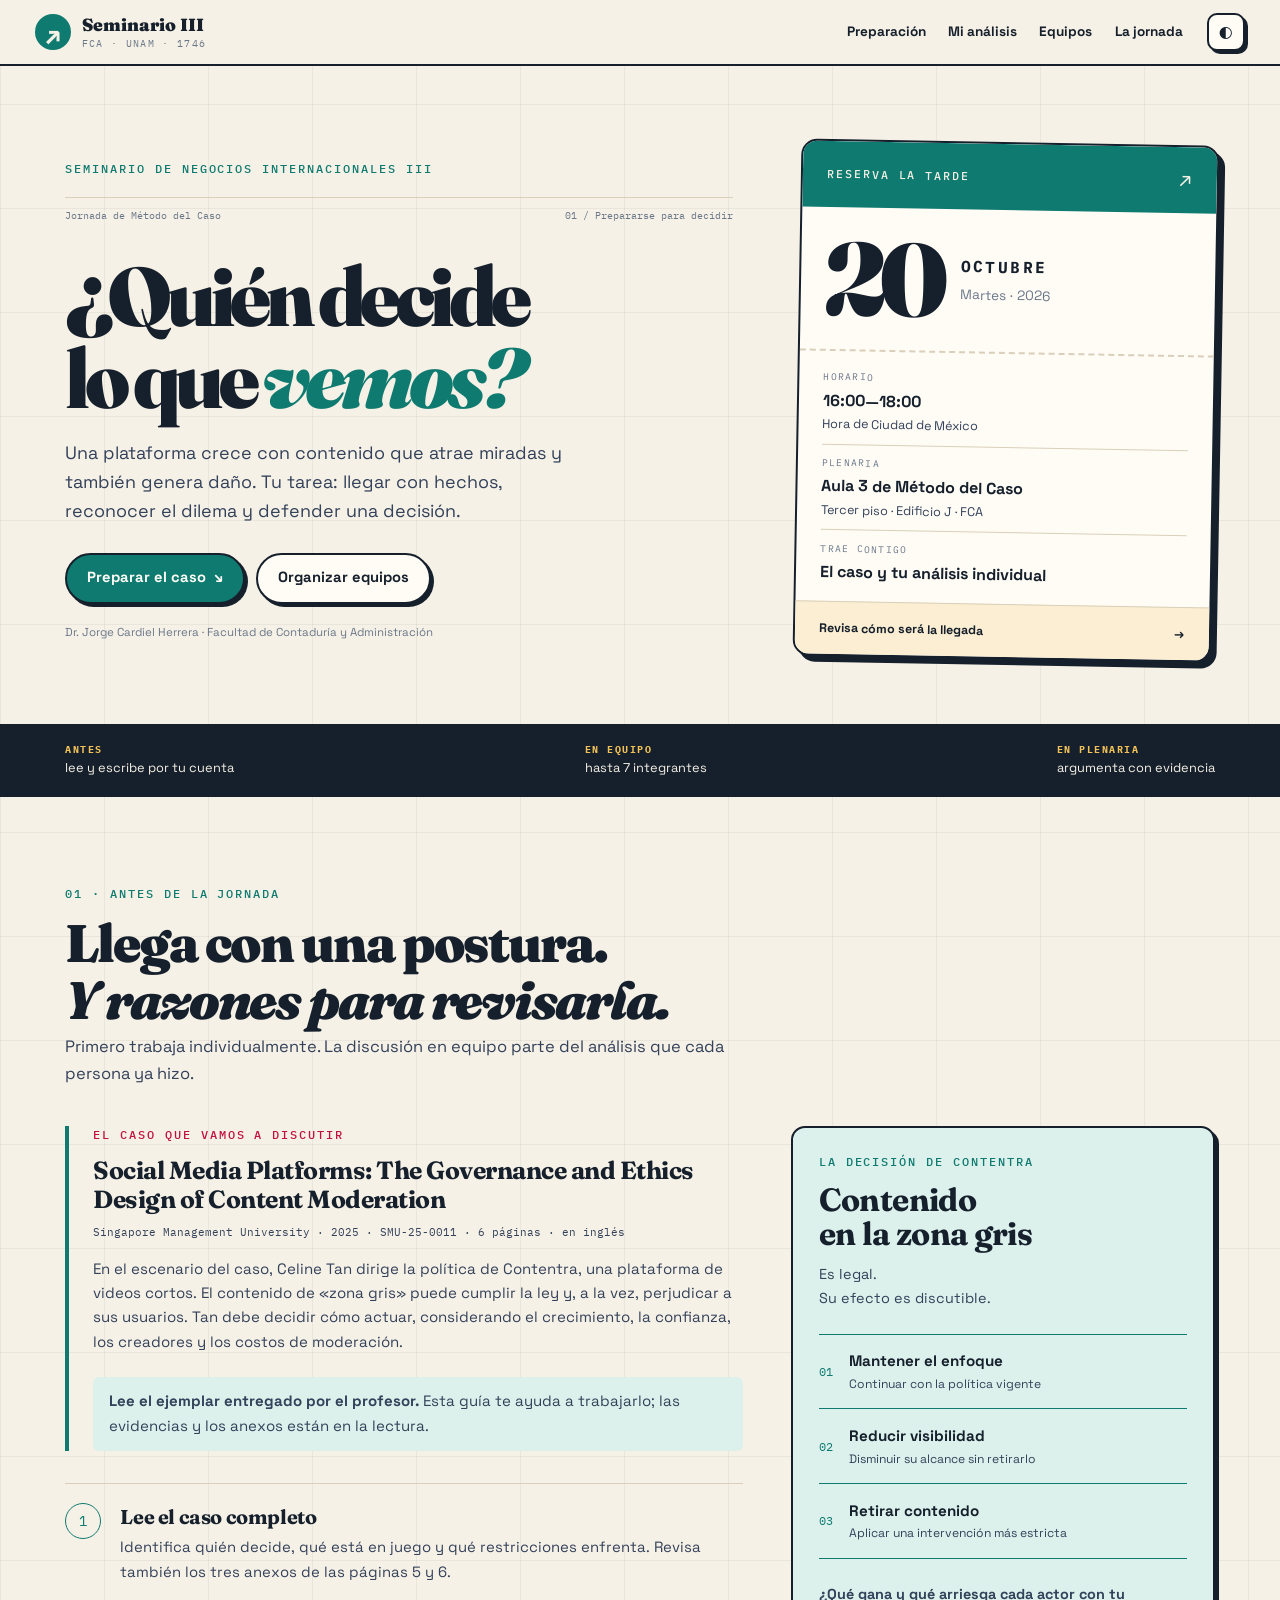
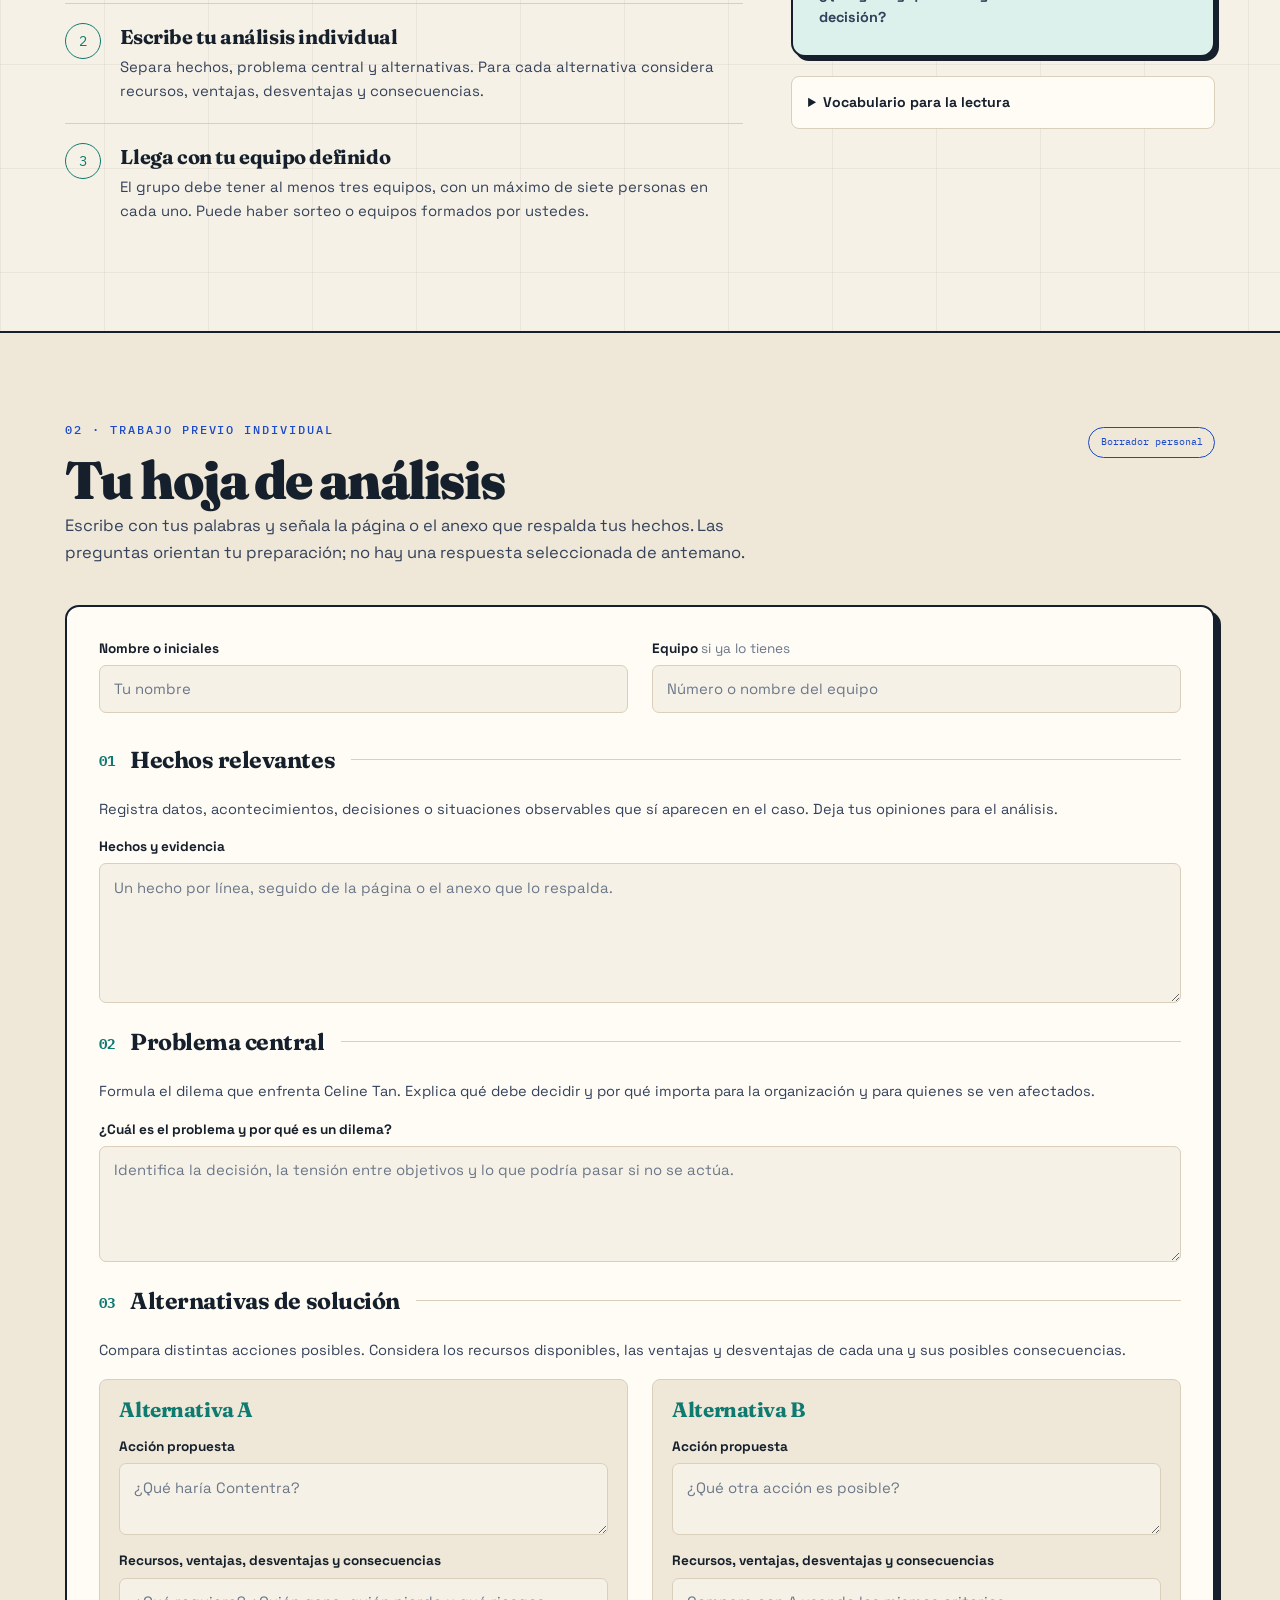
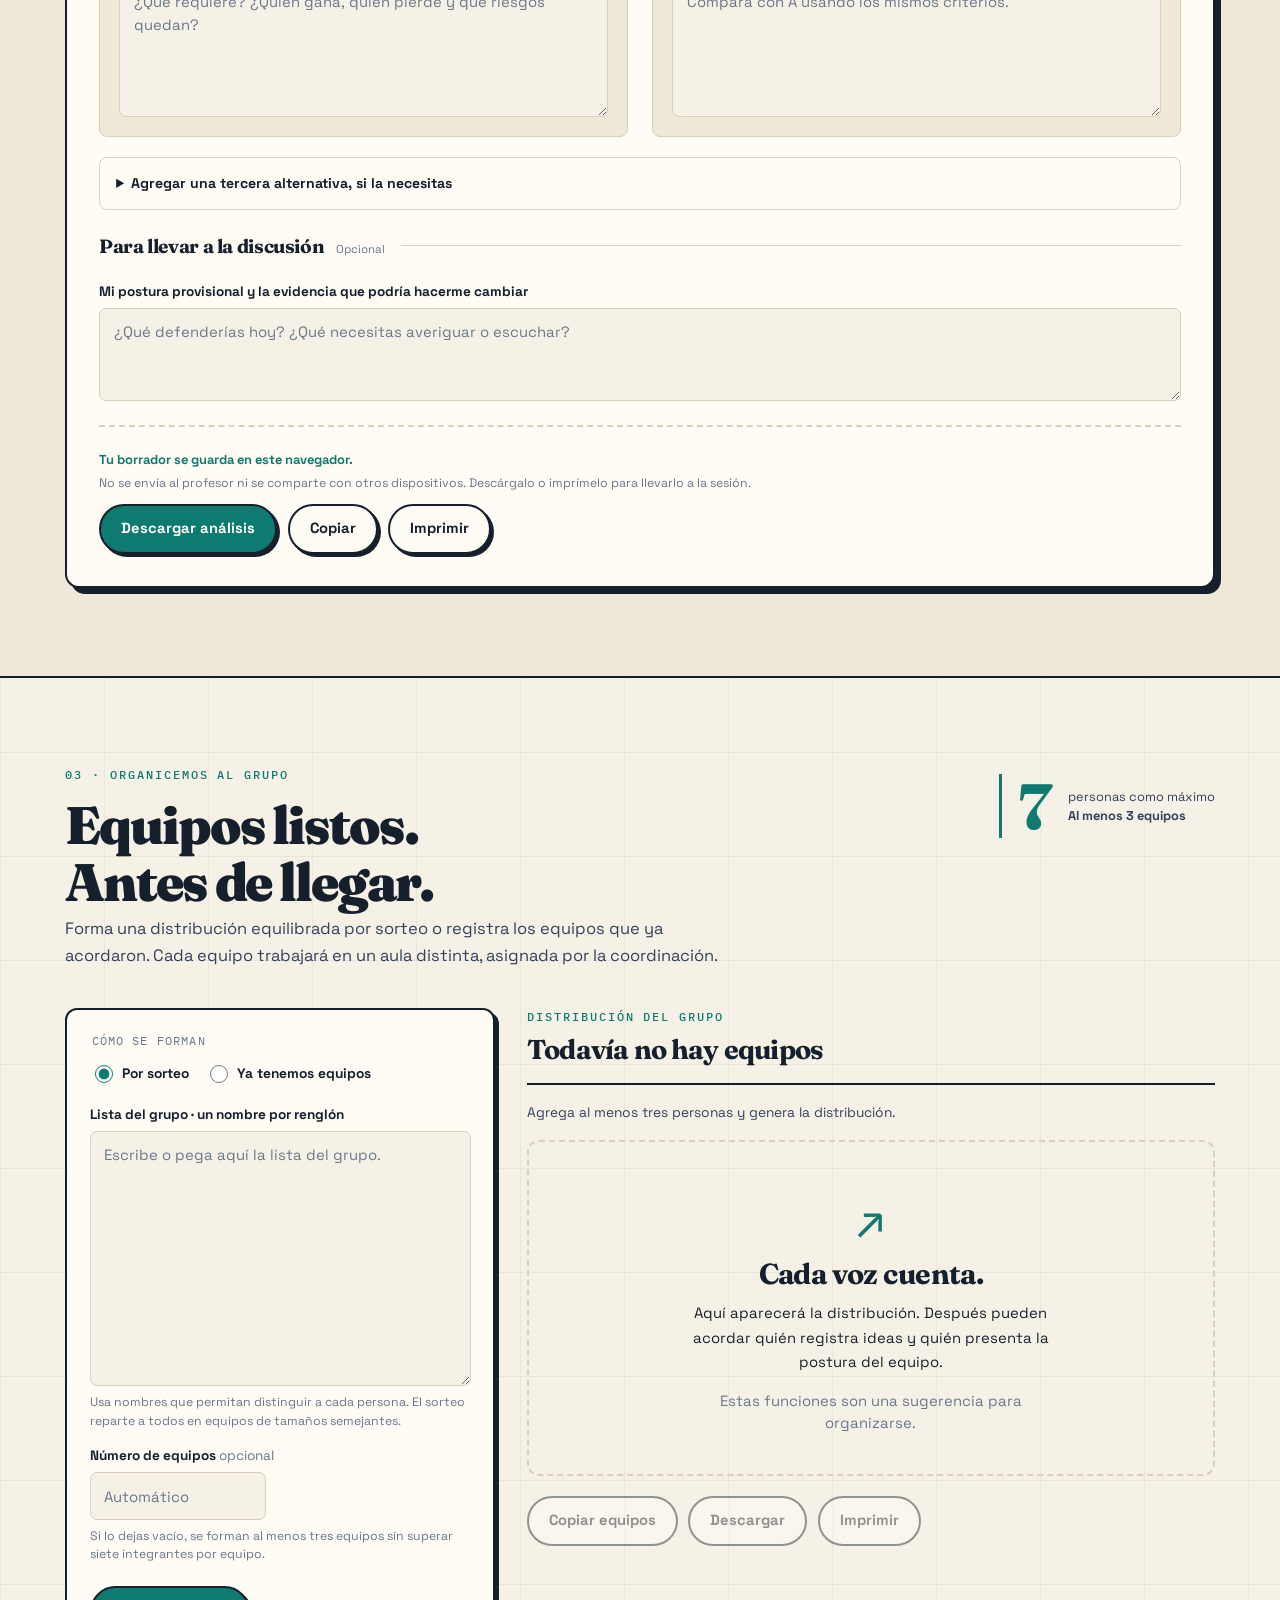
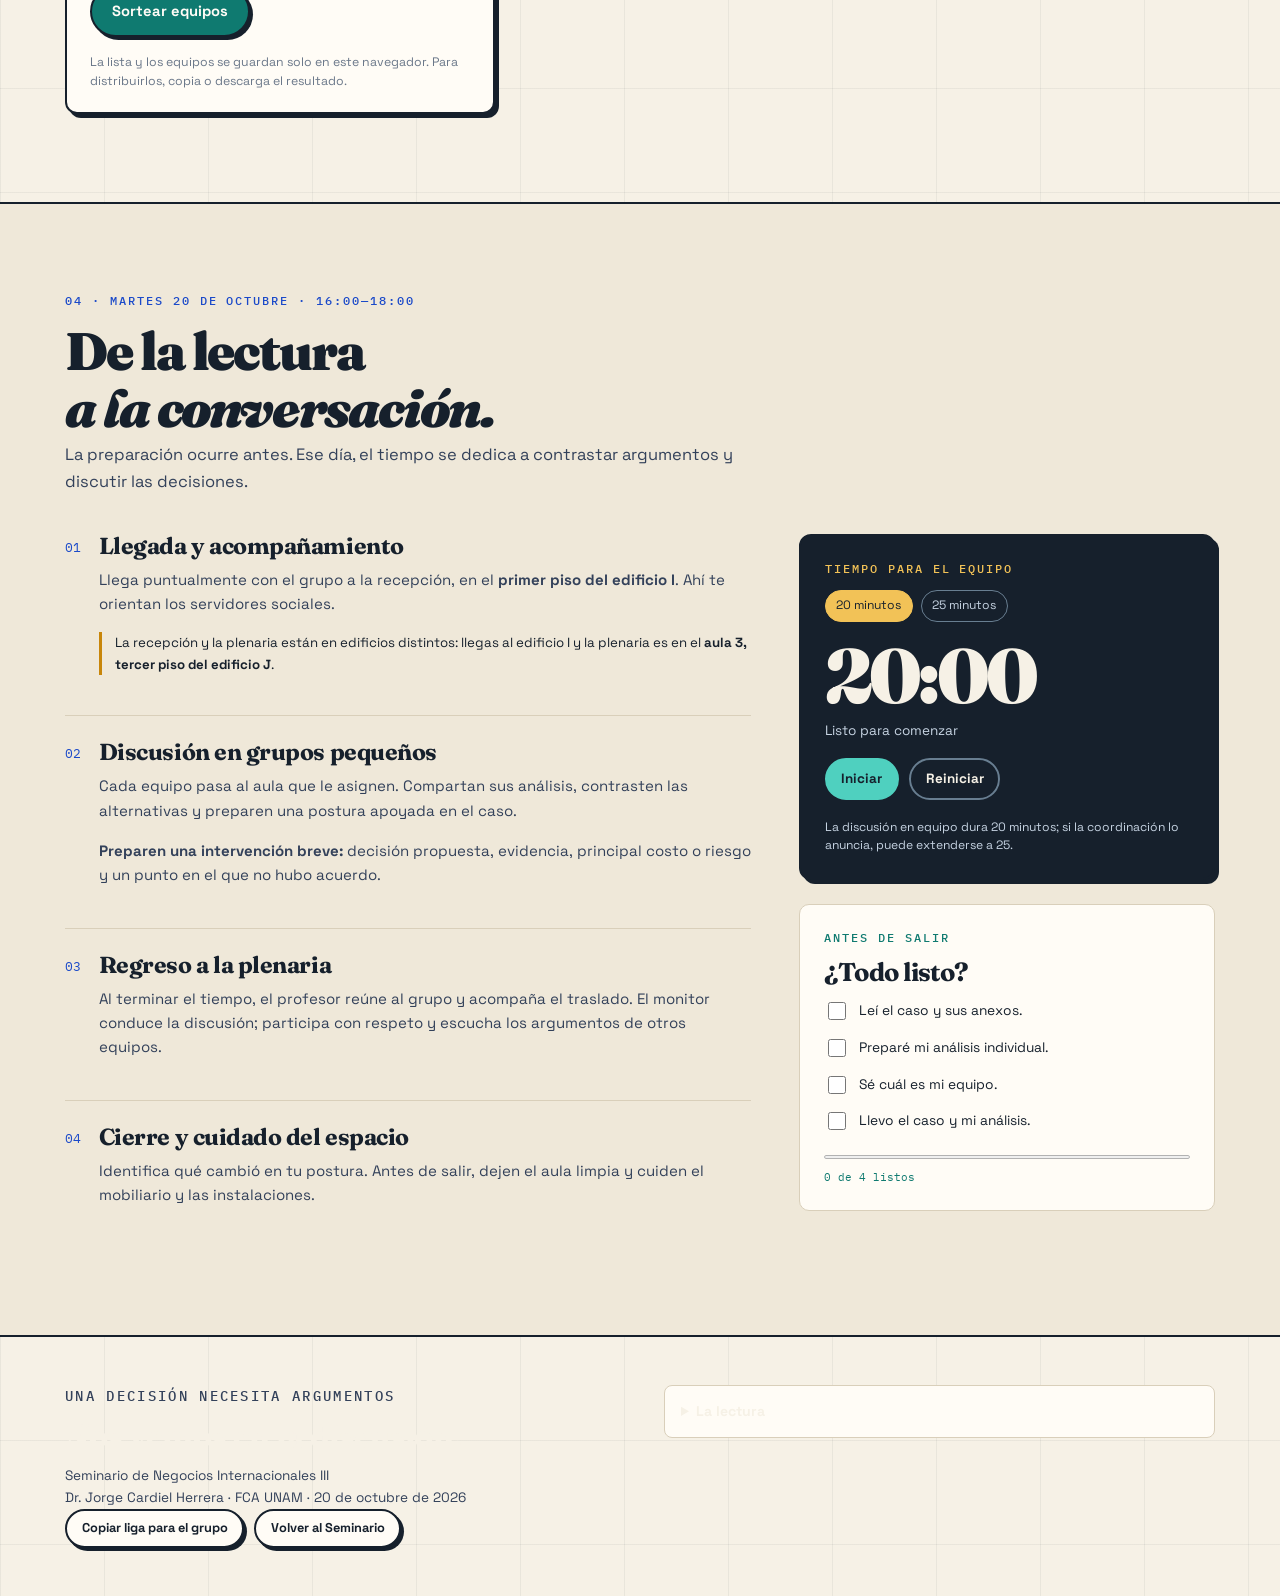
<file: metodo-del-caso-20oct26.html>
<!doctype html>
<html lang="es-MX">
<head>
  <meta charset="utf-8">
  <meta name="viewport" content="width=device-width, initial-scale=1">
  <meta name="theme-color" content="#0f7a70">
  <meta name="description" content="Preparación y organización de equipos para la jornada de Método del Caso del 20 de octubre de 2026. Seminario de Negocios Internacionales III · FCA UNAM.">
  <title>Contentra · Método del Caso · Seminario III</title>
  <link rel="icon" href="data:image/svg+xml,%3Csvg xmlns='http://www.w3.org/2000/svg' viewBox='0 0 32 32'%3E%3Crect width='32' height='32' rx='8' fill='%230f7a70'/%3E%3Cpath d='M8 9h16v10H15l-5 5v-5H8z' fill='%23f6f1e6'/%3E%3C/svg%3E">
  <link rel="stylesheet" href="assets/index/sem3.css">
  <link rel="stylesheet" href="assets/metodo-del-caso/caso20.css">
  <script defer src="assets/metodo-del-caso/caso20.js"></script>
</head>
<body class="case-page">
<div id="screenPage">
  <a class="skip-link" href="#contenido">Ir al contenido</a>
  <header class="case-header">
    <a class="case-brand" href="index.html" title="Volver a la página del Seminario"><span class="brand-icon" aria-hidden="true">↗</span><span><strong>Seminario III</strong><small>FCA · UNAM · 1746</small></span></a>
    <nav class="case-nav" aria-label="Secciones de la página">
      <a href="#preparacion">Preparación</a><a href="#analisis">Mi análisis</a><a href="#equipos">Equipos</a><a href="#jornada">La jornada</a>
    </nav>
    <button class="icon-btn" id="caseTheme" type="button" aria-label="Cambiar tema" title="Cambiar tema">◐</button>
  </header>

  <main id="contenido">
    <section class="case-hero wrap" id="inicio">
      <div class="hero-editorial">
        <p class="kicker k-teal">Seminario de Negocios Internacionales III</p>
        <p class="case-edition">Jornada de Método del Caso <span>01 / Prepararse para decidir</span></p>
        <h1>¿Quién decide<br>lo que <em>vemos?</em></h1>
        <p class="case-intro">Una plataforma crece con contenido que atrae miradas y también genera daño. Tu tarea: llegar con hechos, reconocer el dilema y defender una decisión.</p>
        <div class="case-actions"><a class="btn btn-primary" href="#preparacion">Preparar el caso <span aria-hidden="true">↘</span></a><a class="btn" href="#equipos">Organizar equipos</a></div>
        <p class="hero-byline">Dr. Jorge Cardiel Herrera · Facultad de Contaduría y Administración</p>
      </div>
      <aside class="event-ticket" aria-label="Datos de la convocatoria">
        <div class="ticket-top"><span class="kicker">Reserva la tarde</span><span aria-hidden="true">↗</span></div>
        <div class="ticket-date"><strong>20</strong><div><b>OCTUBRE</b><span>Martes · 2026</span></div></div>
        <dl class="ticket-details">
          <div><dt>Horario</dt><dd>16:00—18:00 <small>Hora de Ciudad de México</small></dd></div>
          <div><dt>Plenaria</dt><dd>Aula 3 de Método del Caso<small>Tercer piso · Edificio J · FCA</small></dd></div>
          <div><dt>Trae contigo</dt><dd>El caso y tu análisis individual</dd></div>
        </dl>
        <a href="#jornada" class="ticket-link">Revisa cómo será la llegada <span aria-hidden="true">→</span></a>
      </aside>
    </section>

    <div class="case-strip"><div class="wrap"><span><b>Antes</b> lee y escribe por tu cuenta</span><span><b>En equipo</b> hasta 7 integrantes</span><span><b>En plenaria</b> argumenta con evidencia</span></div></div>

    <section class="section wrap" id="preparacion" aria-labelledby="prepTitle">
      <div class="section-head"><p class="kicker k-teal">01 · Antes de la jornada</p><h2 id="prepTitle">Llega con una postura.<br><em>Y razones para revisarla.</em></h2><p class="lead">Primero trabaja individualmente. La discusión en equipo parte del análisis que cada persona ya hizo.</p></div>
      <div class="reading-layout">
        <div>
          <article class="case-brief">
            <p class="kicker">El caso que vamos a discutir</p>
            <h3 lang="en">Social Media Platforms: The Governance and Ethics Design of Content Moderation</h3>
            <p class="source-line">Singapore Management University · 2025 · SMU-25-0011 · 6 páginas · en inglés</p>
            <p>En el escenario del caso, Celine Tan dirige la política de Contentra, una plataforma de videos cortos. El contenido de «zona gris» puede cumplir la ley y, a la vez, perjudicar a sus usuarios. Tan debe decidir cómo actuar, considerando el crecimiento, la confianza, los creadores y los costos de moderación.</p>
            <p class="reading-note"><strong>Lee el ejemplar entregado por el profesor.</strong> Esta guía te ayuda a trabajarlo; las evidencias y los anexos están en la lectura.</p>
          </article>
          <ol class="prep-steps">
            <li><span class="step-number">1</span><div><h3>Lee el caso completo</h3><p>Identifica quién decide, qué está en juego y qué restricciones enfrenta. Revisa también los tres anexos de las páginas 5 y 6.</p></div></li>
            <li><span class="step-number">2</span><div><h3>Escribe tu análisis individual</h3><p>Separa hechos, problema central y alternativas. Para cada alternativa considera recursos, ventajas, desventajas y consecuencias.</p></div></li>
            <li><span class="step-number">3</span><div><h3>Llega con tu equipo definido</h3><p>El grupo debe tener al menos tres equipos, con un máximo de siete personas en cada uno. Puede haber sorteo o equipos formados por ustedes.</p></div></li>
          </ol>
        </div>
        <aside class="reading-side">
          <div class="decision-map" aria-label="Tres caminos que plantea el caso">
            <p class="kicker">La decisión de Contentra</p><h3>Contenido<br>en la zona gris</h3>
            <p>Es legal.<br>Su efecto es discutible.</p>
            <ol><li><span>01</span><div><b>Mantener el enfoque</b><small>Continuar con la política vigente</small></div></li><li><span>02</span><div><b>Reducir visibilidad</b><small>Disminuir su alcance sin retirarlo</small></div></li><li><span>03</span><div><b>Retirar contenido</b><small>Aplicar una intervención más estricta</small></div></li></ol>
            <p class="map-question">¿Qué gana y qué arriesga cada actor con tu decisión?</p>
          </div>
          <details class="case-details"><summary>Vocabulario para la lectura</summary><dl class="terms"><dt>DAU</dt><dd>Usuarios activos diarios: una medida de actividad en la plataforma.</dd><dt>NPS</dt><dd>Indicador de disposición a recomendar, usado en el caso para discutir confianza y lealtad.</dd><dt>Falso positivo</dt><dd>La moderación señala o sanciona contenido que no correspondía sancionar.</dd><dt>Falso negativo</dt><dd>La moderación deja pasar contenido que debía detectar.</dd></dl><p>Al usar los anexos, distingue porcentajes, cantidades y supuestos. Explica qué representa cada cifra.</p></details>
        </aside>
      </div>
    </section>

    <section class="section case-alt" id="analisis" aria-labelledby="analysisTitle">
      <div class="wrap">
        <div class="section-heading-row"><div class="section-head"><p class="kicker k-blue">02 · Trabajo previo individual</p><h2 id="analysisTitle">Tu hoja de análisis</h2><p class="lead">Escribe con tus palabras y señala la página o el anexo que respalda tus hechos. Las preguntas orientan tu preparación; no hay una respuesta seleccionada de antemano.</p></div><span class="local-badge">Borrador personal</span></div>
        <noscript><p class="notice">Para guardar, copiar, descargar o formar equipos necesitas activar JavaScript. Puedes usar las preguntas de esta página para escribir tu análisis en papel.</p></noscript>
        <form id="analysisForm" class="analysis-form">
          <div class="analysis-meta"><div class="case-field"><label for="aName">Nombre o iniciales</label><input id="aName" name="name" maxlength="160" autocomplete="off" placeholder="Tu nombre"></div><div class="case-field"><label for="aTeam">Equipo <span>si ya lo tienes</span></label><input id="aTeam" name="team" maxlength="100" autocomplete="off" placeholder="Número o nombre del equipo"></div></div>
          <fieldset class="worksheet-part"><legend><span>01</span> Hechos relevantes</legend><p>Registra datos, acontecimientos, decisiones o situaciones observables que sí aparecen en el caso. Deja tus opiniones para el análisis.</p><div class="case-field"><label for="aFacts">Hechos y evidencia</label><textarea id="aFacts" name="facts" rows="5" placeholder="Un hecho por línea, seguido de la página o el anexo que lo respalda."></textarea></div></fieldset>
          <fieldset class="worksheet-part"><legend><span>02</span> Problema central</legend><p>Formula el dilema que enfrenta Celine Tan. Explica qué debe decidir y por qué importa para la organización y para quienes se ven afectados.</p><div class="case-field"><label for="aProblem">¿Cuál es el problema y por qué es un dilema?</label><textarea id="aProblem" name="problem" rows="4" placeholder="Identifica la decisión, la tensión entre objetivos y lo que podría pasar si no se actúa."></textarea></div></fieldset>
          <fieldset class="worksheet-part"><legend><span>03</span> Alternativas de solución</legend><p>Compara distintas acciones posibles. Considera los recursos disponibles, las ventajas y desventajas de cada una y sus posibles consecuencias.</p>
            <div class="alternatives">
              <div class="alternative"><h3>Alternativa A</h3><div class="case-field"><label for="aAction1">Acción propuesta</label><textarea id="aAction1" name="action1" rows="2" placeholder="¿Qué haría Contentra?"></textarea></div><div class="case-field"><label for="aBalance1">Recursos, ventajas, desventajas y consecuencias</label><textarea id="aBalance1" name="balance1" rows="5" placeholder="¿Qué requiere? ¿Quién gana, quién pierde y qué riesgos quedan?"></textarea></div></div>
              <div class="alternative"><h3>Alternativa B</h3><div class="case-field"><label for="aAction2">Acción propuesta</label><textarea id="aAction2" name="action2" rows="2" placeholder="¿Qué otra acción es posible?"></textarea></div><div class="case-field"><label for="aBalance2">Recursos, ventajas, desventajas y consecuencias</label><textarea id="aBalance2" name="balance2" rows="5" placeholder="Compara con A usando los mismos criterios."></textarea></div></div>
            </div>
            <details class="case-details extra-alternative"><summary>Agregar una tercera alternativa, si la necesitas</summary><div class="case-field"><label for="aAction3">Alternativa C · acción propuesta</label><textarea id="aAction3" name="action3" rows="2"></textarea></div><div class="case-field"><label for="aBalance3">Recursos, ventajas, desventajas y consecuencias</label><textarea id="aBalance3" name="balance3" rows="3"></textarea></div></details>
          </fieldset>
          <fieldset class="worksheet-part optional-part"><legend>Para llevar a la discusión <small>Opcional</small></legend><div class="case-field"><label for="aPosition">Mi postura provisional y la evidencia que podría hacerme cambiar</label><textarea id="aPosition" name="position" rows="3" placeholder="¿Qué defenderías hoy? ¿Qué necesitas averiguar o escuchar?"></textarea></div></fieldset>
          <div class="worksheet-footer"><div><p id="analysisSave" class="save-status" role="status">Tu borrador se guarda en este navegador.</p><p class="small-note">No se envía al profesor ni se comparte con otros dispositivos. Descárgalo o imprímelo para llevarlo a la sesión.</p></div><div class="case-actions"><button class="btn btn-primary" id="downloadAnalysis" type="button">Descargar análisis</button><button class="btn" id="copyAnalysis" type="button">Copiar</button><button class="btn" id="printAnalysis" type="button">Imprimir</button></div></div>
        </form>
      </div>
    </section>

    <section class="section wrap" id="equipos" aria-labelledby="teamsTitle">
      <div class="section-heading-row"><div class="section-head"><p class="kicker k-teal">03 · Organicemos al grupo</p><h2 id="teamsTitle">Equipos listos.<br>Antes de llegar.</h2><p class="lead">Forma una distribución equilibrada por sorteo o registra los equipos que ya acordaron. Cada equipo trabajará en un aula distinta, asignada por la coordinación.</p></div><div class="team-rule"><b>7</b><span>personas como máximo<br><strong>Al menos 3 equipos</strong></span></div></div>
      <div class="organizer-layout">
        <form id="teamsForm" class="organizer-input">
          <fieldset class="mode-choice"><legend>Cómo se forman</legend><label><input type="radio" name="teamMode" value="random" checked> Por sorteo</label><label><input type="radio" name="teamMode" value="manual"> Ya tenemos equipos</label></fieldset>
          <div class="case-field"><label for="roster" id="rosterLabel">Lista del grupo · un nombre por renglón</label><textarea id="roster" rows="10" spellcheck="false" aria-describedby="rosterHelp" placeholder="Escribe o pega aquí la lista del grupo."></textarea><p id="rosterHelp" class="small-note">Usa nombres que permitan distinguir a cada persona. El sorteo reparte a todos en equipos de tamaños semejantes.</p></div>
          <div class="case-field" id="teamCountField"><label for="teamCount">Número de equipos <span>opcional</span></label><input id="teamCount" type="number" min="3" step="1" placeholder="Automático"><p class="small-note">Si lo dejas vacío, se forman al menos tres equipos sin superar siete integrantes por equipo.</p></div>
          <button class="btn btn-primary" id="makeTeams" type="submit">Sortear equipos</button>
          <p class="small-note organizer-local" id="teamsSave">La lista y los equipos se guardan solo en este navegador. Para distribuirlos, copia o descarga el resultado.</p>
        </form>
        <div class="organizer-output">
          <div class="organizer-summary"><span class="kicker">Distribución del grupo</span><strong id="teamSummary">Todavía no hay equipos</strong></div>
          <p class="team-message" id="teamMessage" role="status" aria-live="polite">Agrega la lista y elige cómo organizar al grupo.</p>
          <div id="teamResults" class="team-results"></div>
          <div id="teamEmpty" class="team-empty"><span aria-hidden="true">↗</span><h3>Cada voz cuenta.</h3><p>Aquí aparecerá la distribución. Después pueden acordar quién registra ideas y quién presenta la postura del equipo.</p><p class="small-note">Estas funciones son una sugerencia para organizarse.</p></div>
          <div class="case-actions team-exports"><button class="btn" id="copyTeams" type="button" disabled>Copiar equipos</button><button class="btn" id="downloadTeams" type="button" disabled>Descargar</button><button class="btn" id="printTeams" type="button" disabled>Imprimir</button></div>
        </div>
      </div>
    </section>

    <section class="section case-alt" id="jornada" aria-labelledby="dayTitle"><div class="wrap">
      <div class="section-head"><p class="kicker k-blue">04 · Martes 20 de octubre · 16:00—18:00</p><h2 id="dayTitle">De la lectura<br><em>a la conversación.</em></h2><p class="lead">La preparación ocurre antes. Ese día, el tiempo se dedica a contrastar argumentos y discutir las decisiones.</p></div>
      <div class="day-layout">
        <ol class="day-route">
          <li><span class="route-index">01</span><div><h3>Llegada y acompañamiento</h3><p>Llega puntualmente con el grupo a la recepción, en el <strong>primer piso del edificio I</strong>. Ahí te orientan los servidores sociales.</p><p class="route-note-case">La recepción y la plenaria están en edificios distintos: llegas al edificio I y la plenaria es en el <strong>aula 3, tercer piso del edificio J</strong>.</p></div></li>
          <li><span class="route-index">02</span><div><h3>Discusión en grupos pequeños</h3><p>Cada equipo pasa al aula que le asignen. Compartan sus análisis, contrasten las alternativas y preparen una postura apoyada en el caso.</p><p><strong>Preparen una intervención breve:</strong> decisión propuesta, evidencia, principal costo o riesgo y un punto en el que no hubo acuerdo.</p></div></li>
          <li><span class="route-index">03</span><div><h3>Regreso a la plenaria</h3><p>Al terminar el tiempo, el profesor reúne al grupo y acompaña el traslado. El monitor conduce la discusión; participa con respeto y escucha los argumentos de otros equipos.</p></div></li>
          <li><span class="route-index">04</span><div><h3>Cierre y cuidado del espacio</h3><p>Identifica qué cambió en tu postura. Antes de salir, dejen el aula limpia y cuiden el mobiliario y las instalaciones.</p></div></li>
        </ol>
        <aside class="session-tools">
          <div class="case-timer" id="caseTimer"><p class="kicker">Tiempo para el equipo</p><div class="timer-presets" role="group" aria-label="Duración de la discusión"><button type="button" data-minutes="20" aria-pressed="true">20 minutos</button><button type="button" data-minutes="25" aria-pressed="false">25 minutos</button></div><p class="timer-digits" id="timerDisplay" role="timer" aria-label="Tiempo restante">20:00</p><p id="timerState" role="status">Listo para comenzar</p><div class="case-actions"><button class="btn timer-start" id="timerToggle" type="button">Iniciar</button><button class="btn timer-reset" id="timerReset" type="button">Reiniciar</button></div><p class="timer-note">La discusión en equipo dura 20 minutos; si la coordinación lo anuncia, puede extenderse a 25.</p></div>
          <div class="ready-check"><p class="kicker k-teal">Antes de salir</p><h3>¿Todo listo?</h3><label><input type="checkbox" data-ready="reading"> Leí el caso y sus anexos.</label><label><input type="checkbox" data-ready="analysis"> Preparé mi análisis individual.</label><label><input type="checkbox" data-ready="team"> Sé cuál es mi equipo.</label><label><input type="checkbox" data-ready="materials"> Llevo el caso y mi análisis.</label><progress id="readyProgress" max="4" value="0" aria-label="Preparación completada"></progress><p id="readyCount" role="status">0 de 4 listos</p></div>
        </aside>
      </div>
    </div></section>
  </main>

  <footer class="case-footer wrap">
    <div><p class="kicker">Una decisión necesita argumentos</p><h2>Nos vemos en la discusión.</h2><p>Seminario de Negocios Internacionales III<br>Dr. Jorge Cardiel Herrera · FCA UNAM · 20 de octubre de 2026</p><div class="case-actions"><button class="btn btn-small" id="copyPage" type="button">Copiar liga para el grupo</button><a class="btn btn-small" href="index.html">Volver al Seminario</a></div></div>
    <details class="case-details source-details"><summary>La lectura</summary><p>Thng, P., Kim, F. D., Song, C. S., Zerrillo, P., y Kim, E. M. (2025). <em lang="en">Social Media Platforms: The Governance and Ethics Design of Content Moderation</em>. Singapore Management University. Caso SMU-25-0011, versión del 16 de junio de 2025.</p></details>
  </footer>
  <div class="case-toast" id="caseToast" role="status" aria-live="polite"></div>
</div>
<article id="printDocument" hidden></article>
</body>
</html>
</file>
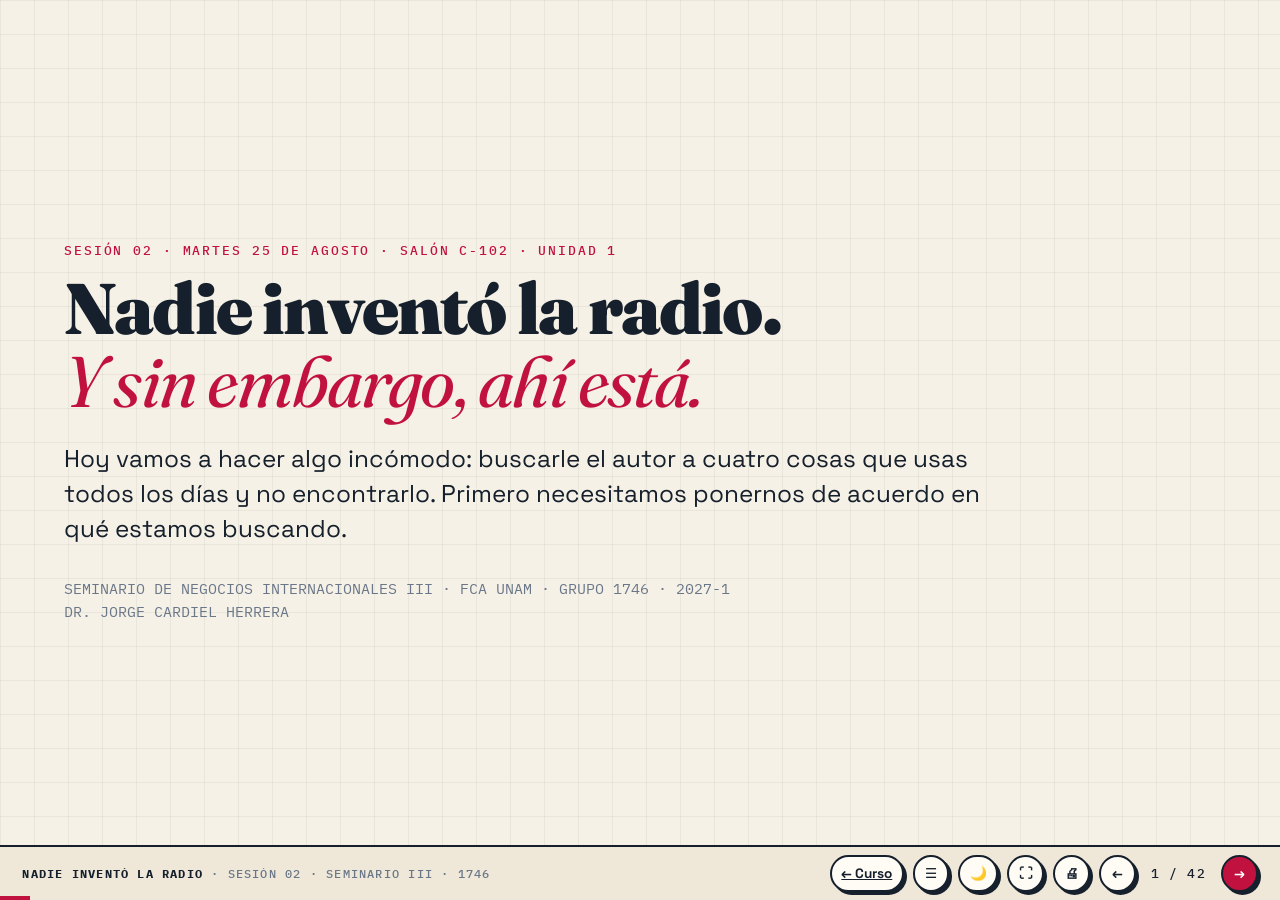
<file: presentacion_s02.html>
<!doctype html>
<html lang="es-MX">
<head>
  <meta charset="utf-8">
  <meta name="viewport" content="width=device-width, initial-scale=1">
  <meta name="theme-color" content="#c1123f">
  <meta name="description" content="Sesión 02 del Seminario de Negocios Internacionales III: qué cuenta como innovación según el Manual de Oslo, y por qué el auto eléctrico, el smartphone y la radio no tienen un solo inventor ni una sola fecha. FCA UNAM · Grupo 1746 · 2027-1.">
  <meta property="og:title" content="Nadie inventó la radio · Seminario III 1746">
  <meta property="og:description" content="Qué cuenta como innovación, y por qué ninguna innovación tiene un solo autor.">
  <meta property="og:type" content="article">
  <title>Nadie inventó la radio · Sesión 02 · Seminario III 2027-1</title>
  <link rel="icon" href="data:image/svg+xml,%3Csvg xmlns='http://www.w3.org/2000/svg' viewBox='0 0 32 32'%3E%3Crect width='32' height='32' rx='7' fill='%23c1123f'/%3E%3Ccircle cx='16' cy='16' r='10.5' fill='none' stroke='%23f6f1e6' stroke-width='1.3'/%3E%3Cellipse cx='16' cy='16' rx='4.4' ry='10.5' fill='none' stroke='%23f6f1e6' stroke-width='1.1'/%3E%3Cpath d='M5.5 16h21M8 10.4h16M8 21.6h16' stroke='%23f6f1e6' stroke-width='1.1'/%3E%3C/svg%3E">
  <link rel="preconnect" href="https://fonts.googleapis.com">
  <link rel="preconnect" href="https://fonts.gstatic.com" crossorigin>
  <link rel="stylesheet" href="assets/presentacion/slides.css">
  <script defer src="assets/presentacion/slides.js"></script>
</head>
<body>
<a class="skip-link" href="#deck">Ir a las diapositivas</a>

<main class="deck" id="deck">

  <!-- ═══════════════════════════════ PORTADA ═══════════════════════════════ -->
  <section class="slide is-live" data-titulo="Nadie inventó la radio" data-parte="Portada">
    <div class="slide-inner">
      <p class="kicker">Sesión 02 · Martes 25 de agosto · Salón C-102 · Unidad 1</p>
      <h1>Nadie inventó la radio.<br><em>Y sin embargo, ahí está.</em></h1>
      <p class="lead" style="max-width:60ch;margin-top:1.4rem">Hoy vamos a hacer algo incómodo:
        buscarle el autor a cuatro cosas que usas todos los días y no encontrarlo.
        Primero necesitamos ponernos de acuerdo en qué estamos buscando.</p>
      <p class="small mono" style="margin-top:2rem">
        SEMINARIO DE NEGOCIOS INTERNACIONALES III · FCA UNAM · GRUPO 1746 · 2027-1<br>
        DR. JORGE CARDIEL HERRERA
      </p>
    </div>
  </section>

  <!-- ══════════════════ I · LO QUE EL MANUAL LLAMA INNOVACIÓN ══════════════ -->
  <section class="slide" data-titulo="El manual con el que se mide" data-parte="I · El Manual de Oslo">
    <div class="slide-inner">
      <p class="kicker">Parte I · Primero, la regla</p>
      <h2>El manual con el que el mundo mide la innovación</h2>
      <div class="split ancha-izq" style="margin-top:1.4rem">
        <div>
          <p>El <strong>Manual de Oslo</strong> es el acuerdo internacional sobre qué cuenta
            como innovación y cómo se mide. Lo publican la <strong>OCDE</strong> y
            <strong>Eurostat</strong>; la edición vigente es la <strong>cuarta, de 2018</strong>.</p>
          <p>No es un libro de teoría: es el instructivo con el que los países levantan sus
            encuestas de innovación. Cuando lees que «México innova menos que Corea»,
            alguien aplicó este manual para poder decirlo.</p>
          <p>Y eso lo vuelve más interesante, no menos: <em class="destaca">para medir algo hay
            que decidir antes qué es</em>. Esa decisión está escrita y podemos discutirla.</p>
        </div>
        <div class="grid" style="gap:.8rem">
          <div class="card acento-red">
            <p class="kicker" style="margin-bottom:.3rem">Tu lectura</p>
            <p style="margin:0"><strong>Capítulos 2 y 3</strong> — «Conceptos para medir la
              innovación» y «Conceptos y definiciones para medir la innovación empresarial».</p>
          </div>
          <div class="card">
            <p style="margin:0" class="small">4.ª edición · 258 páginas · OCDE / Eurostat, 2018.
              La primera edición es de 1992 y llevaba solo innovación tecnológica: hicieron falta
              26 años para que el manual aceptara que también se innova sin tecnología.</p>
          </div>
        </div>
      </div>
    </div>
  </section>

  <section class="slide" data-titulo="La definición" data-parte="I · El Manual de Oslo">
    <div class="slide-inner">
      <p class="kicker">Parte I · Manual de Oslo, §2.99 · pág. 60</p>
      <h2>La definición, tal como está escrita</h2>
      <div class="split" style="margin-top:1.2rem">
        <figure class="alto-limite">
          <img src="assets/presentacion/s02/oslo-definicion.jpg"
               alt="Página 60 del Manual de Oslo 2018 con la definición general de innovación en el párrafo 2.99." loading="lazy">
          <figcaption>OCDE / Eurostat, Manual de Oslo 2018, cap. 2, pág. 60</figcaption>
        </figure>
        <div>
          <blockquote>Una innovación es un producto o proceso nuevo o mejorado (o una
            combinación de ambos) que difiere significativamente de los productos o procesos
            previos de la unidad y que ha sido puesto a disposición de usuarios potenciales
            (producto) o puesto en uso por la unidad (proceso).
            <cite>Manual de Oslo 2018, §2.99</cite></blockquote>
          <p style="margin-top:1.2rem">Léela otra vez y subraya las tres exigencias. Están todas
            en esa sola frase, y cada una va a estorbarnos hoy.</p>
        </div>
      </div>
    </div>
  </section>

  <section class="slide" data-titulo="Las tres exigencias" data-parte="I · El Manual de Oslo">
    <div class="slide-inner">
      <p class="kicker">Parte I · Lo que la definición te obliga a poder decir</p>
      <h2>Tres exigencias escondidas en una frase</h2>
      <div class="grid g3" style="margin-top:1.6rem">
        <article class="card acento-red">
          <p class="pill">01 · Una unidad</p>
          <h3 style="margin-top:.8rem">Alguien la introdujo</h3>
          <p style="margin:0">Tiene que haber una <strong>unidad</strong> identificable —una
            empresa, un gobierno, una organización— a la que atribuirle la innovación.
            Sin sujeto, no hay dato.</p>
        </article>
        <article class="card acento-blue">
          <p class="pill p-blue">02 · Una diferencia</p>
          <h3 style="margin-top:.8rem">Difiere «significativamente»</h3>
          <p style="margin:0">No basta con que sea distinto: tiene que serlo
            <strong>de manera significativa</strong> respecto a lo anterior de esa misma unidad.
            Quién decide qué es significativo es otra pregunta.</p>
        </article>
        <article class="card acento-teal">
          <p class="pill p-teal">03 · Un momento</p>
          <h3 style="margin-top:.8rem">Fue puesta en uso</h3>
          <p style="margin:0">La idea no cuenta. El prototipo tampoco. Cuenta cuando se
            <strong>pone a disposición</strong> de usuarios o <strong>se pone en uso</strong>.
            Eso implica que hay una fecha.</p>
        </article>
      </div>
      <p class="lead" style="margin-top:1.8rem">Un sujeto, una diferencia, una fecha.
        <em class="destaca">Guarda las tres</em>: en un rato vamos a buscarlas en tres objetos
        reales y no van a aparecer.</p>
    </div>
  </section>

  <section class="slide" data-titulo="Producto o proceso" data-parte="I · El Manual de Oslo">
    <div class="slide-inner">
      <p class="kicker">Parte I · Manual de Oslo, §3.3 · págs. 70—77</p>
      <h2>Solo hay dos clases</h2>
      <div class="split ancha-der" style="margin-top:1.2rem">
        <figure class="alto-limite">
          <img src="assets/presentacion/s02/oslo-producto.jpg"
               alt="Página 70 del Manual de Oslo con la definición de innovación de producto." loading="lazy">
          <figcaption>Manual de Oslo 2018, cap. 3, pág. 70</figcaption>
        </figure>
        <div class="grid" style="gap:1rem">
          <article class="card acento-blue">
            <p class="pill p-blue">Innovación de producto</p>
            <p style="margin:.7rem 0 0">Un <strong>bien o servicio</strong> nuevo o mejorado que
              difiere significativamente de los anteriores de la empresa y que
              <strong>se ha introducido en el mercado</strong>.</p>
          </article>
          <article class="card acento-teal">
            <p class="pill p-teal">Innovación de proceso de negocio</p>
            <p style="margin:.7rem 0 0">Un <strong>proceso</strong> nuevo o mejorado para una o
              más funciones de la empresa, que difiere significativamente de los anteriores y
              que <strong>se ha puesto en uso</strong>.</p>
          </article>
          <p class="small">La 4.ª edición redujo a dos las cuatro categorías de 2005 (producto,
            proceso, organizacional y de mercadotecnia). Lo organizacional y lo comercial ahora
            son <em>procesos de negocio</em>.</p>
        </div>
      </div>
    </div>
  </section>

  <section class="slide" data-titulo="Las seis funciones" data-parte="I · El Manual de Oslo">
    <div class="slide-inner">
      <p class="kicker">Parte I · Manual de Oslo, Tabla 3.1 · pág. 73</p>
      <h2>Dónde puede ocurrir una innovación de proceso</h2>
      <div class="split" style="margin-top:1rem">
        <figure class="alto-limite">
          <img src="assets/presentacion/s02/oslo-tabla.jpg"
               alt="Tabla 3.1 del Manual de Oslo: seis categorías funcionales de procesos de negocio." loading="lazy">
          <figcaption>Manual de Oslo 2018, Tabla 3.1, pág. 73</figcaption>
        </figure>
        <div>
          <ol class="capas" style="counter-reset:capa">
            <li><b>Producción</b> de bienes o servicios</li>
            <li><b>Distribución y logística</b></li>
            <li><b>Mercadotecnia y ventas</b></li>
            <li><b>Sistemas de información</b> y comunicación</li>
            <li><b>Administración y gestión</b></li>
            <li><b>Desarrollo</b> de productos y procesos</li>
          </ol>
          <p style="margin-top:1.2rem">Fíjate en algo: <strong>cinco de las seis no son técnicas</strong>.
            Una empresa puede innovar sin tocar un aparato. Guárdalo para cuando clasifiques tu objeto.</p>
        </div>
      </div>
    </div>
  </section>

  <section class="slide" data-titulo="Lo que no es innovación" data-parte="I · El Manual de Oslo">
    <div class="slide-inner">
      <p class="kicker">Parte I · Manual de Oslo, §3.4 · pág. 78</p>
      <h2>Y lo que <em style="font-style:italic;color:var(--guinda)">no</em> cuenta</h2>
      <div class="split ancha-der" style="margin-top:1.2rem">
        <figure class="alto-limite">
          <img src="assets/presentacion/s02/oslo-no-innovacion.jpg"
               alt="Página 78 del Manual de Oslo: cambios que no son innovaciones." loading="lazy">
          <figcaption>Manual de Oslo 2018, cap. 3, pág. 78</figcaption>
        </figure>
        <div class="grid" style="gap:.7rem">
          <div class="card"><p style="margin:0"><strong>Reemplazar</strong> o ampliar equipo
            idéntico al que ya tenías.</p></div>
          <div class="card"><p style="margin:0"><strong>Actualizaciones de rutina</strong>
            y mantenimiento normal.</p></div>
          <div class="card"><p style="margin:0">Cambios <strong>solo de precio</strong>,
            estacionales o cíclicos.</p></div>
          <div class="card"><p style="margin:0">Personalizar un producto para un cliente
            <strong>sin que difiera significativamente</strong> de lo que ya hacías.</p></div>
          <div class="card acento-amber"><p style="margin:0">Y el que más duele:
            <strong>trabajo en curso</strong>. Si todavía no se puso en uso,
            no existe para el manual.</p></div>
        </div>
      </div>
    </div>
  </section>

  <section class="slide" data-titulo="El puente" data-parte="I · El Manual de Oslo">
    <div class="slide-inner">
      <p class="kicker">Parte I · Antes de seguir</p>
      <h2>Con esta regla en la mano, ahora sí</h2>
      <p class="lead" style="max-width:66ch;margin-top:1.2rem">El Manual de Oslo hace bien su
        trabajo: sirve para llenar una encuesta y comparar países. Pero para llenarla necesitas
        <strong>un sujeto, una diferencia y una fecha</strong>.</p>
      <div class="card acento-red" style="margin-top:1.6rem;max-width:75ch">
        <p class="kicker" style="margin-bottom:.5rem">La pregunta de hoy</p>
        <p class="lead" style="margin:0">¿Qué pasa cuando agarras un objeto real —el que
          escribiste en tu radar— y tratas de contestar esas tres cosas?</p>
      </div>
      <p style="margin-top:1.6rem">Vamos a intentarlo con cuatro: <strong>el auto eléctrico</strong>,
        <strong>el smartphone</strong>, <strong>la inteligencia artificial</strong> y
        <strong>la radio</strong>. Los cuatro se dejan medir por el manual y ninguno se deja
        atribuir.</p>
    </div>
  </section>

  <!-- ══════════════ II · TRES OBJETOS QUE USTEDES TRAJERON ══════════════════ -->
  <section class="slide" data-titulo="El auto eléctrico" data-parte="II · Tres objetos">
    <div class="slide-inner">
      <p class="kicker k-blue">Parte II · Primer objeto</p>
      <h2>El auto eléctrico es más viejo que el de gasolina</h2>
      <div class="linea" style="--n:6">
        <div class="hito on"><b>1834—1839</b><span>Los primeros carruajes eléctricos. Anderson, Davenport, Davidson.</span></div>
        <div class="hito on"><b>1859</b><span>Planté inventa la batería de plomo recargable. Ahora se puede volver a cargar.</span></div>
        <div class="hito on"><b>1897</b><span>Taxis eléctricos circulando en Nueva York y Londres.</span></div>
        <div class="hito on"><b>1899</b><span>«La Jamais Contente» rompe los 100 km/h. Era eléctrica.</span></div>
        <div class="hito on"><b>1900</b><span>En EE.&nbsp;UU. se venden más autos eléctricos y de vapor que de gasolina.</span></div>
        <div class="hito hueco"><b>1912 →</b><span>Y entonces desaparece durante sesenta años.</span></div>
      </div>
      <p class="lead" style="margin-top:2rem;max-width:70ch">El auto eléctrico no es una
        tecnología del futuro que por fin llegó. Es una tecnología del siglo XIX que
        <em class="destaca">ganó, perdió y volvió</em>.</p>
    </div>
  </section>

  <section class="slide" data-titulo="Por qué se abandonó" data-parte="II · Tres objetos">
    <div class="slide-inner">
      <p class="kicker k-blue">Parte II · El auto eléctrico</p>
      <h2>Cómo se pierde una tecnología que iba ganando</h2>
      <div class="grid g2" style="margin-top:1.4rem">
        <article class="card acento-blue">
          <h3>1908 · El Ford T</h3>
          <p style="margin:0">Producción en cadena y precio a la baja. Un eléctrico costaba el
            doble o el triple.</p>
        </article>
        <article class="card acento-red">
          <h3>1912 · El arranque eléctrico</h3>
          <p style="margin:0">Charles Kettering inventa el motor de arranque y elimina la
            manivela. <strong>La principal ventaja del eléctrico —que arrancaba solo— se la
            quedó el de gasolina.</strong></p>
        </article>
        <article class="card">
          <h3>1901 → Petróleo barato</h3>
          <p style="margin:0">Spindletop, Texas. La gasolina se vuelve más barata que la
            electricidad en casi todo el país.</p>
        </article>
        <article class="card">
          <h3>1920s · Las carreteras</h3>
          <p style="margin:0">Se conectan las ciudades. Ahora importa la autonomía, y ahí el
            eléctrico no competía.</p>
        </article>
      </div>
      <p class="lead" style="margin-top:1.6rem">Ninguna de estas cuatro cosas es una falla del
        auto eléctrico. <em class="destaca">Perdió por lo que pasó alrededor</em>, no por lo que
        era.</p>
    </div>
  </section>

  <section class="slide" data-titulo="Y por qué volvió" data-parte="II · Tres objetos">
    <div class="slide-inner">
      <p class="kicker k-blue">Parte II · El auto eléctrico</p>
      <h2>Y cómo vuelve, ochenta años después</h2>
      <div class="linea" style="--n:6;margin-top:1.6rem">
        <div class="hito on"><b>1990</b><span>California obliga por ley a vender vehículos de cero emisiones.</span></div>
        <div class="hito on"><b>1996</b><span>El GM EV1. Solo en renta. GM los recoge y los destruye.</span></div>
        <div class="hito on"><b>1997</b><span>Toyota lanza el Prius en Japón. Híbrido, no eléctrico.</span></div>
        <div class="hito on"><b>1991 → 2008</b><span>La batería de litio, comercializada por Sony para cámaras, baja de precio.</span></div>
        <div class="hito on"><b>2008</b><span>Tesla Roadster: chasis Lotus, baterías de laptop.</span></div>
        <div class="hito on"><b>Hoy</b><span>Más de uno de cada cuatro autos nuevos en el mundo.</span></div>
      </div>
      <div class="card acento-amber" style="margin-top:1.8rem;max-width:80ch">
        <p style="margin:0">Fíjate quién aparece en esta lista: <strong>una ley de California</strong>,
          <strong>una batería hecha para otra cosa</strong> y <strong>una empresa de cámaras</strong>.
          Nada de esto sale del departamento de innovación de una armadora.</p>
      </div>
    </div>
  </section>

  <section class="slide" data-titulo="El smartphone no empieza en 2007" data-parte="II · Tres objetos">
    <div class="slide-inner">
      <p class="kicker k-blue">Parte II · Segundo objeto</p>
      <h2>El smartphone no empieza en 2007</h2>
      <div class="linea" style="--n:6">
        <div class="hito on"><b>1994</b><span>IBM Simon. Pantalla táctil, correo, fax, calendario, aplicaciones.</span></div>
        <div class="hito on"><b>1996</b><span>Nokia 9000 Communicator: se abre y trae teclado.</span></div>
        <div class="hito on"><b>1999</b><span>i-mode en Japón: internet móvil masivo, ocho años antes.</span></div>
        <div class="hito on"><b>2000</b><span>Ericsson R380, el primero que se anuncia como «smartphone».</span></div>
        <div class="hito on"><b>2002</b><span>BlackBerry y Palm Treo. El correo en el bolsillo, ya normal.</span></div>
        <div class="hito on"><b>2007</b><span>El iPhone. Sin App&nbsp;Store, sin 3G y sin copiar y pegar.</span></div>
      </div>
      <p class="lead" style="margin-top:1.8rem;max-width:72ch">Trece años de teléfonos
        inteligentes antes del teléfono inteligente. Y el cambio de verdad no fue 2007:
        <em class="destaca">fue 2008, cuando abrió la App&nbsp;Store</em> —que no es un aparato,
        es un proceso de negocio.</p>
    </div>
  </section>

  <section class="slide" data-titulo="De qué está hecho el iPhone" data-parte="II · Tres objetos">
    <div class="slide-inner">
      <p class="kicker k-blue">Parte II · El smartphone</p>
      <h2>Ninguna pieza del iPhone la inventó Apple</h2>
      <table style="margin-top:1.2rem">
        <thead><tr><th>La pieza</th><th>Quién y cuándo</th></tr></thead>
        <tbody>
          <tr><td><b>Pantalla capacitiva</b></td><td>E. A. Johnson, Royal Radar Establishment, Reino Unido, 1965 — control aéreo</td></tr>
          <tr><td><b>Multitáctil</b></td><td>Bell Labs y la Universidad de Toronto en los ochenta; FingerWorks, comprada por Apple en 2005</td></tr>
          <tr><td><b>Batería de litio</b></td><td>Whittingham, Goodenough y Yoshino — Nobel de Química 2019; Sony la vende desde 1991</td></tr>
          <tr><td><b>Procesador ARM</b></td><td>Acorn Computers, Cambridge, 1985 — para una computadora escolar</td></tr>
          <tr><td><b>GPS</b></td><td>Departamento de Defensa de EE.&nbsp;UU.; abierto al uso civil en los noventa</td></tr>
          <tr><td><b>La web</b></td><td>Tim Berners-Lee, CERN, 1989 — un laboratorio público, liberada sin patente</td></tr>
          <tr><td><b>Red celular</b></td><td>Bell Labs, concepto de 1947; primera red comercial en Japón, 1979</td></tr>
        </tbody>
      </table>
      <p class="lead" style="margin-top:1.4rem;max-width:78ch">Lo que Apple hizo —y no es poco—
        fue <em class="destaca">integrarlas y decidir el modelo de negocio</em>.
        Según el Manual de Oslo eso sí es una innovación. Pero entonces la innovación no fue
        inventar nada.</p>
    </div>
  </section>

  <section class="slide" data-titulo="Los dos inviernos de la IA" data-parte="II · Tres objetos">
    <div class="slide-inner">
      <p class="kicker k-blue">Parte II · Tercer objeto · el que 32 de ustedes escribieron</p>
      <h2>La inteligencia artificial ya se había muerto dos veces</h2>
      <div class="linea" style="--n:6">
        <div class="hito on"><b>1958</b><span>El perceptrón de Rosenblatt. El <em>New York Times</em> anuncia máquinas que caminarán, hablarán y serán conscientes de sí mismas.</span></div>
        <div class="hito hueco"><b>1969</b><span>Minsky y Papert demuestran lo que un perceptrón simple <b>no</b> puede hacer. El dinero se va.</span></div>
        <div class="hito hueco"><b>1974—1980</b><span>Primer invierno. En el Reino Unido, el informe Lighthill cierra la llave.</span></div>
        <div class="hito on"><b>1980s</b><span>Los «sistemas expertos» resucitan el campo y venden mucho.</span></div>
        <div class="hito hueco"><b>1987—1993</b><span>Segundo invierno. Se derrumba el mercado de las máquinas especializadas.</span></div>
        <div class="hito on"><b>2012 →</b><span>El deshielo. Y en 2022, ChatGPT.</span></div>
      </div>
      <p class="lead" style="margin-top:1.9rem;max-width:76ch">Dos veces se dio por muerta,
        con presupuestos cancelados y gente cambiando de carrera.
        <em class="destaca">«Invierno de la IA» es el nombre que le pusieron ellos mismos</em>,
        y lo usaban con miedo: significaba que ya había pasado antes.</p>
    </div>
  </section>

  <section class="slide" data-titulo="Backpropagation, inventado tres veces" data-parte="II · Tres objetos">
    <div class="slide-inner">
      <p class="kicker k-blue">Parte II · La inteligencia artificial</p>
      <h2>El algoritmo que salvó a la IA se inventó tres veces</h2>
      <p class="lead" style="max-width:78ch">Todo lo que hoy llamamos IA —incluido el GPT que
        algunos de ustedes usan para estudiar— se entrena con un procedimiento llamado
        <strong>retropropagación</strong>: comparar lo que la red predijo con lo correcto y
        repartir el error hacia atrás para corregir cada conexión.</p>
      <div class="grid g3" style="margin-top:1.5rem">
        <article class="card">
          <p class="pill p-blue">1970 · Helsinki</p>
          <h3 style="margin-top:.7rem">Seppo Linnainmaa</h3>
          <p style="margin:0">Lo describe en su <strong>tesis de maestría</strong>, como un
            método general de cálculo. No menciona redes neuronales ni una sola vez.</p>
        </article>
        <article class="card">
          <p class="pill p-blue">1974 · Harvard</p>
          <h3 style="margin-top:.7rem">Paul Werbos</h3>
          <p style="margin:0">Lo aplica a redes neuronales en su <strong>tesis doctoral</strong>,
            en pleno primer invierno. Casi nadie la lee: el campo estaba desprestigiado.</p>
        </article>
        <article class="card acento-red">
          <p class="pill">1986 · <em>Nature</em></p>
          <h3 style="margin-top:.7rem">Rumelhart, Hinton y Williams</h3>
          <p style="margin:0">Lo publican otra vez, y <strong>esta vez sí</strong>. No porque
            fuera nuevo, sino porque llegó en el momento en que alguien podía escucharlo.</p>
        </article>
      </div>
      <div class="card acento-amber" style="margin-top:1.6rem;max-width:84ch">
        <p style="margin:0">Y aun después de 1986 <strong>no sirvió de gran cosa durante otros
          veinticinco años</strong>. El algoritmo estaba completo. Lo que faltaba estaba afuera.</p>
      </div>
    </div>
  </section>

  <section class="slide" data-titulo="Lo que faltaba no era la idea" data-parte="II · Tres objetos">
    <div class="slide-inner">
      <p class="kicker k-blue">Parte II · La inteligencia artificial</p>
      <h2>Lo que faltaba no era la idea. Era todo lo demás</h2>
      <div class="grid g3" style="margin-top:1.3rem">
        <article class="card acento-teal">
          <h3>Los datos</h3>
          <p style="margin:0">ImageNet, 2009: catorce millones de imágenes etiquetadas
            <strong>a mano</strong>, por trabajadores pagados por tarea. Sin ese trabajo
            invisible, no hay entrenamiento.</p>
        </article>
        <article class="card acento-teal">
          <h3>El cómputo</h3>
          <p style="margin:0">En 2012, AlexNet gana el concurso de ImageNet entrenando en
            <strong>dos tarjetas gráficas de videojuegos</strong>. El hardware que destrabó la IA
            se había construido para renderizar juegos.</p>
        </article>
        <article class="card acento-teal">
          <h3>Una arquitectura</h3>
          <p style="margin:0">2017: ocho investigadores de Google publican el
            <strong>Transformer</strong>. La T de GPT viene de ahí. Cinco años después,
            ChatGPT.</p>
        </article>
      </div>
      <div class="card acento-red" style="margin-top:1.7rem;max-width:86ch">
        <p class="kicker" style="margin-bottom:.5rem">Aplícale las tres exigencias del Manual de Oslo</p>
        <p style="margin:0"><strong>¿Cuándo se introdujo la IA generativa?</strong> 1970, cuando
          se describió el algoritmo. 1974, cuando se aplicó a redes. 1986, cuando la comunidad lo
          aceptó. 2012, cuando por fin funcionó. 2017, con el Transformer. 2022, cuando pudiste
          usarla desde el navegador. <em class="destaca">Seis fechas defendibles, y la encuesta te
          deja escribir una.</em></p>
      </div>
      <p class="small" style="margin-top:1.2rem">En 2018 Bengio, Hinton y LeCun reciben el premio
        Turing; en 2024 Hinton comparte el Nobel de Física. Los premios llegaron entre treinta y
        cincuenta años después del trabajo, y nunca alcanzan para todos.</p>
    </div>
  </section>

  <section class="slide" data-titulo="Lo que enseñan los tres casos" data-parte="II · Tres objetos">
    <div class="slide-inner">
      <p class="kicker k-blue">Parte II · Cierre</p>
      <h2>Cuatro cosas que los tres casos repiten</h2>
      <div class="grid g2" style="margin-top:1.4rem">
        <article class="card acento-red">
          <p class="pill">01</p>
          <h3 style="margin-top:.7rem">La precedencia es larga</h3>
          <p style="margin:0">Todo lo que parece nuevo lleva décadas existiendo en otro tamaño,
            otro precio o para otra cosa.</p>
        </article>
        <article class="card acento-blue">
          <p class="pill p-blue">02</p>
          <h3 style="margin-top:.7rem">No es una línea</h3>
          <p style="margin:0">Se abandona y vuelve. El auto eléctrico ganó en 1900, murió en 1912
            y regresó en 2008. La IA se murió dos veces. Nada obligaba a ese orden.</p>
        </article>
        <article class="card acento-teal">
          <p class="pill p-teal">03</p>
          <h3 style="margin-top:.7rem">Integrar no es inventar</h3>
          <p style="margin:0">La innovación que cambia el mercado suele ser un arreglo nuevo de
            piezas viejas, más una forma de cobrarlas.</p>
        </article>
        <article class="card acento-amber">
          <p class="pill p-amber">04</p>
          <h3 style="margin-top:.7rem">La fecha se decide</h3>
          <p style="margin:0">«2007» no es un hecho: es una elección sobre dónde cortar. Igual que
            «2022» para la IA, que podría ser 1970. La fecha la pone quien cuenta la historia.</p>
        </article>
      </div>
    </div>
  </section>

  <!-- ══════════════════════════ III · LA RADIO ══════════════════════════════ -->
  <section class="slide" data-titulo="La radio no es un objeto" data-parte="III · La radio">
    <div class="slide-inner">
      <p class="kicker k-teal">Parte III · Tercer objeto</p>
      <h2>«La radio» no es una cosa: son seis</h2>
      <div class="grid g3" style="margin-top:1.5rem">
        <div class="card"><h3>Radiocomunicación</h3><p style="margin:0" class="small">Mandar cualquier señal sin cable.</p></div>
        <div class="card"><h3>Radiotelegrafía</h3><p style="margin:0" class="small">Puntos y rayas por el aire. Barcos, ejércitos.</p></div>
        <div class="card"><h3>Radiotelefonía</h3><p style="margin:0" class="small">La voz, de uno a uno.</p></div>
        <div class="card"><h3>Radiocontrol</h3><p style="margin:0" class="small">Mover máquinas a distancia. Tesla lo demuestra en 1898.</p></div>
        <div class="card"><h3>Radiodifusión</h3><p style="margin:0" class="small">De uno a muchos, sin saber quién escucha.</p></div>
        <div class="card acento-teal"><h3>Radiofonía</h3><p style="margin:0" class="small">Lo que se hace con el sonido cuando ya existe todo lo anterior.</p></div>
      </div>
      <p class="lead" style="margin-top:1.8rem;max-width:74ch">Cada una aparece en un momento
        distinto, con gente distinta y para clientes distintos.
        <em class="destaca">Preguntar «quién inventó la radio» es preguntar por seis cosas a la vez.</em></p>
    </div>
  </section>

  <section class="slide" data-titulo="El medio no se inventa" data-parte="III · La radio">
    <div class="slide-inner">
      <p class="kicker k-teal">Parte III · La radio</p>
      <h2>El medio no se inventa: se descubre y se ocupa</h2>
      <div class="split" style="margin-top:1rem">
        <figure>
          <img src="assets/presentacion/s02/radio-espectro.jpg"
               alt="Diagrama del espectro electromagnético: ondas de radio, microondas, infrarrojo, luz visible, ultravioleta, rayos X y gamma." loading="lazy">
          <figcaption>El espectro electromagnético. Las ondas de radio ocupan el extremo de mayor longitud.</figcaption>
        </figure>
        <div>
          <p>Las ondas de radio no las hizo nadie: <strong>ya estaban ahí</strong>. Maxwell las
            dedujo en el papel en 1873 y Hertz las produjo en el laboratorio en 1887 sin
            imaginar para qué servían —dijo que no tenían «ninguna utilidad».</p>
          <p>Lo que sí se inventa es el <strong>aparato</strong> que las genera y las capta, y
            sobre todo <strong>el uso</strong>. Y el uso no venía en la física.</p>
          <div class="card acento-teal" style="margin-top:1.2rem">
            <p style="margin:0">Por eso el espectro es hoy un asunto de Estado: si el medio no se
              inventa, <strong>lo único que se puede repartir es el permiso para usarlo</strong>.
              Eso es una concesión, y es política.</p>
          </div>
        </div>
      </div>
    </div>
  </section>

  <section class="slide" data-titulo="La cadena, 1873—1920" data-parte="III · La radio">
    <div class="slide-inner">
      <p class="kicker k-teal">Parte III · La radio</p>
      <h2>La cadena que nadie planeó</h2>
      <ol class="capas" style="margin-top:1rem">
        <li><b>1873 · Maxwell</b> — predice las ondas electromagnéticas en un tratado matemático. Nunca vio una.</li>
        <li><b>1887 · Hertz</b> — las produce y las detecta en Karlsruhe. Le pregunta un alumno para qué sirven: «para nada».</li>
        <li><b>1890—1894 · Branly y Lodge</b> — el cohesor, el primer detector. Lodge transmite una señal en Oxford.</li>
        <li><b>1895 · Bose</b> — en Calcuta enciende pólvora y toca una campana a distancia. No patenta nada: le parece mal.</li>
        <li><b>1895 · Popov</b> — en San Petersburgo presenta su receptor. En Rusia, él es el inventor de la radio.</li>
        <li><b>1896—1901 · Marconi</b> — patenta en Londres, funda la empresa y cruza el Atlántico. No aportó física nueva: <b>aportó el negocio</b>.</li>
        <li><b>1906 · Fessenden</b> — transmite voz y música en Nochebuena. La primera vez que la radio no dice puntos y rayas.</li>
        <li><b>1906 · De Forest</b> — el triodo, que permite amplificar. Él mismo no entendía bien por qué funcionaba.</li>
        <li><b>1912—1933 · Armstrong</b> — regenerativo, superheterodino y FM. Casi todo lo que hace tu radio hoy.</li>
        <li><b>1920 · KDKA</b> — Pittsburgh. La primera emisora con permiso. Veintiséis años después de Bose.</li>
      </ol>
    </div>
  </section>

  <section class="slide" data-titulo="Quién inventó la radio" data-parte="III · La radio">
    <div class="slide-inner">
      <p class="kicker k-teal">Parte III · La atribución</p>
      <h2>Depende de dónde preguntes</h2>
      <div class="grid g4" style="margin-top:1.4rem">
        <div class="card"><h3>Italia · Reino Unido</h3><p style="margin:0" class="small"><strong>Marconi.</strong> Patentó, montó la empresa y ganó el Nobel en 1909.</p></div>
        <div class="card"><h3>Rusia</h3><p style="margin:0" class="small"><strong>Popov.</strong> Hay un día nacional de la radio el 7 de mayo por él.</p></div>
        <div class="card"><h3>India</h3><p style="margin:0" class="small"><strong>Bose.</strong> Llegó antes y se negó a patentar.</p></div>
        <div class="card"><h3>Alemania</h3><p style="margin:0" class="small"><strong>Hertz y Braun.</strong> Braun compartió el Nobel con Marconi.</p></div>
      </div>
      <div class="grid g2" style="margin-top:1.5rem">
        <article class="card acento-red">
          <p class="pill">1943 · Corte Suprema de EE.&nbsp;UU.</p>
          <p style="margin:.7rem 0 0">En <em>Marconi Wireless Telegraph Co. v. United States</em>
            la Corte <strong>anula las reclamaciones centrales de la patente de Marconi</strong>,
            reconociendo trabajo previo de Lodge, Tesla y Stone. Marconi llevaba dos años muerto.</p>
        </article>
        <article class="card acento-red">
          <p class="pill">1934 · De Forest contra Armstrong</p>
          <p style="margin:.7rem 0 0">Veinte años de pleito por el circuito regenerativo.
            La Corte le da la razón a De Forest; <strong>los ingenieros siguieron dándosela a
            Armstrong</strong> y su gremio se negó a retirarle la medalla.</p>
        </article>
      </div>
      <p class="lead" style="margin-top:1.5rem">La ley tuvo que decidir quién inventó la radio
        <em class="destaca">porque los hechos no alcanzaban para decidirlo</em>. Y decidió dos
        veces distinto.</p>
    </div>
  </section>

  <section class="slide" data-titulo="Las funciones se acumulan" data-parte="III · La radio">
    <div class="slide-inner">
      <p class="kicker k-teal">Parte III · La radio · 1920—1938</p>
      <h2>Los usos se fueron agregando. Ninguno estaba en el plan</h2>
      <ol class="capas" style="margin-top:1.2rem">
        <li><b>Control de máquinas</b> — mover algo a distancia. La primera aplicación seria fue militar.</li>
        <li><b>Comunicación interpersonal</b> — de una persona a otra, como el telégrafo pero sin cable.</li>
        <li><b>Comunicación entre instituciones y gobiernos</b> — barcos, embajadas, ejércitos.</li>
        <li><b>Difusión pública</b> — de uno a muchos. Aquí aparece el <b>público</b>, que antes no existía.</li>
        <li><b>Propaganda</b> — intento de control del pensamiento. Los años treinta la usan a fondo.</li>
        <li><b>Publicidad</b> — intento de control del comportamiento. Y con ella, quién paga la programación.</li>
        <li><b>Entretenimiento</b> — el espectáculo entra a la casa.</li>
        <li><b>Noticias</b> — orientación para construir la realidad. La radio empieza a decir qué está pasando.</li>
      </ol>
      <p class="lead" style="margin-top:1.4rem;max-width:76ch">Ninguna de estas ocho funciones
        estaba en el aparato de 1895. <em class="destaca">Se las fuimos poniendo</em>, y cada
        capa trajo su propia disputa por quién controla el permiso.</p>
    </div>
  </section>

  <section class="slide" data-titulo="México, años veinte" data-parte="III · La radio">
    <div class="slide-inner">
      <p class="kicker k-teal">Parte III · La radio en México</p>
      <h2>Antes de la industria, los aficionados</h2>
      <div class="split" style="margin-top:1rem">
        <figure class="alto-limite">
          <img src="assets/presentacion/s02/radio-hombre-antena.jpg"
               alt="Página de El Universal Ilustrado con la entrevista «El Hombre Antena» de Arqueles Vela, con fotografías de Manuel Doblado y su equipo de radio casero." loading="lazy">
          <figcaption>«El Hombre Antena», por Arqueles Vela · <em>El Universal Ilustrado</em>, ciudad de México, años veinte</figcaption>
        </figure>
        <div>
          <p>Manuel Doblado armó su receptor en un cuarto pequeño: primero un detector de galena,
            después un circuito regenerativo. <strong>No trabajaba para nadie.</strong></p>
          <p>En 1921 Constantino de Tárnava transmite desde Monterrey; en 1923 nace CYL,
            <em>La Casa del Radio</em>, del propio <em>El Universal Ilustrado</em>. La ley
            de la radio en México llega después, corriendo detrás de lo que ya pasaba.</p>
          <div class="card acento-teal" style="margin-top:1.2rem">
            <p style="margin:0">Los que hicieron la radio mexicana fueron
              <strong>aficionados, un periódico y unos poetas</strong>, todos antes de que
              hubiera una industria a la que atribuirle nada.</p>
          </div>
        </div>
      </div>
    </div>
  </section>

  <section class="slide" data-titulo="Brecht y el aparato" data-parte="III · La radio">
    <div class="slide-inner">
      <p class="kicker k-teal">Parte III · Alemania, 1927—1932</p>
      <h2>Alguien discutiendo para qué debería servir, mientras se decidía</h2>
      <div class="split ancha-der" style="margin-top:.9rem">
        <div class="grid g2" style="gap:.8rem">
          <figure>
            <img src="assets/presentacion/s02/radio-brecht-1927.jpg"
                 alt="Página del periódico Funk-Stunde del 2 de enero de 1927 con el artículo «Junges Drama und Rundfunk» de Bertolt Brecht." loading="lazy">
            <figcaption>«El drama joven y la radio» · <em>Funk-Stunde</em>, 2 de enero de 1927</figcaption>
          </figure>
          <figure>
            <img src="assets/presentacion/s02/radio-lindbergh.jpg"
                 alt="Fotografía de la puesta en escena de «El vuelo de Lindbergh» de Brecht en Baden-Baden, 1929, con orquesta, cartel y un actor rotulado «el oyente»." loading="lazy">
            <figcaption>«El vuelo de Lindbergh» · Baden-Baden, 27 de julio de 1929</figcaption>
          </figure>
        </div>
        <div>
          <blockquote>La radio debería transformarse de aparato de distribución en aparato de
            comunicación: sería el más formidable si supiera no solo emitir, sino también
            recibir; no solo hacer escuchar al oyente, sino ponerlo a hablar.
            <cite>Bertolt Brecht, «La radio como aparato de comunicación», 1932</cite></blockquote>
          <p style="margin-top:1.2rem">Brecht escribe esto <strong>mientras se estaba
            decidiendo</strong> qué iba a ser la radio. No es una crítica tardía: es una
            propuesta que perdió.</p>
        </div>
      </div>
    </div>
  </section>

  <section class="slide" data-titulo="Innovaciones, no renovaciones" data-parte="III · La radio">
    <div class="slide-inner">
      <p class="kicker k-teal">Parte III · Brecht, 1932</p>
      <blockquote style="border-left-width:6px">Nuestra tarea no es de ninguna manera renovar los
        cimientos ideológicos a través de innovaciones sobre la base del orden social dado, sino
        que, a través de nuestras innovaciones, tenemos como tarea hacer temblar su fundamento.
        Entonces, <strong>¡por las innovaciones, contra las renovaciones!</strong>
        <cite>Bertolt Brecht · «Der Rundfunk als Kommunikationsapparat», julio de 1932</cite></blockquote>
      <div class="card acento-amber" style="margin-top:2rem;max-width:80ch">
        <p class="kicker k-amber" style="margin-bottom:.5rem">Compárala con el Manual de Oslo</p>
        <p style="margin:0">Para el manual, una innovación «difiere significativamente» de lo
          anterior <strong>de la misma unidad</strong>. Para Brecht, una innovación que no
          incomoda a nadie es una <em>renovación</em>: cambia el producto y deja el orden intacto.
          Son dos varas distintas para medir la misma palabra, y las dos siguen en uso.</p>
      </div>
    </div>
  </section>

  <section class="slide" data-titulo="Kyn Taniya, 1924" data-parte="III · La radio">
    <div class="slide-inner">
      <p class="kicker k-teal">Parte III · México, 1924</p>
      <h2>La radio entra a la poesía antes que a la ley</h2>
      <blockquote style="margin-top:1.2rem">A precios reducidos<br>
        para ancianos y niños<br>
        también vendemos leves redecillas<br>
        para irse a recorrer las nubes<br>
        cazando los átomos de éter que rondan<br>
        zumbando palabras humanas […]<br>
        Por cien centavos tendréis orejas eléctricas<br>
        y podréis pescar los sonidos que se mecen<br>
        en la hamaca kilométrica de las ondas<br>
        … IU IIIUUU IU …
        <cite>Kyn Taniya, «Radio: poema inalámbrico en trece mensajes», 1924</cite></blockquote>
      <p class="lead" style="margin-top:1.5rem;max-width:74ch">Luis Quintanilla escribe esto
        cuando en México casi nadie tenía un aparato. <em class="destaca">La innovación ya
        estaba pasando en la cabeza de la gente</em> antes de estar en el mercado —y eso el
        manual no lo puede contar.</p>
    </div>
  </section>

  <!-- ═══════════ IV · EFECTO DE RED · V · EL SOFTWARE LIBRE ═════════════════ -->
  <section class="slide" data-titulo="El efecto de red" data-parte="IV · Efecto de red">
    <div class="slide-inner">
      <p class="kicker k-plum">Parte IV · Una innovación que no se copia</p>
      <h2>El efecto de red: cuando el valor no está en el producto</h2>
      <div class="split ancha-izq" style="margin-top:1.2rem">
        <div>
          <p>El primer teléfono del mundo no servía para nada. El segundo lo volvió útil, y cada
            aparato nuevo aumentó el valor de todos los anteriores. A eso se le llama
            <strong>efecto de red</strong>: <em class="destaca">el producto vale por la gente que
            ya está adentro</em>, no por lo que hace.</p>
          <p>Aquí la copia deja de funcionar como competencia. Puedes construir una red social
            técnicamente mejor —más rápida, más privada, más bonita— y perder de todos modos,
            porque le falta lo único que importa: <strong>los demás</strong>.</p>
          <div class="card acento-plum" style="margin-top:1.2rem">
            <p style="margin:0">Y fíjate en la trampa para el Manual de Oslo: esa ventaja
              <strong>no es un producto ni un proceso</strong>. No se inventó, no se introdujo en
              una fecha y no está en el aparato. Se acumuló.</p>
          </div>
        </div>
        <div class="grid" style="gap:.8rem">
          <div class="card">
            <h3>La radio no lo tenía</h3>
            <p style="margin:0">Tu radio funciona igual si eres el único que la enciende. Por eso
              el poder de la radio nunca estuvo en los oyentes: estuvo en el
              <strong>permiso para transmitir</strong>, que es escaso y lo reparte el Estado.</p>
          </div>
          <div class="card acento-blue">
            <h3>La plataforma sí</h3>
            <p style="margin:0">Aquí no hace falta que nadie reparta nada. La concentración
              <strong>se produce sola</strong>: quien llega primero y crece, gana.</p>
          </div>
        </div>
      </div>
    </div>
  </section>

  <section class="slide" data-titulo="Doctorow: el costo de salida" data-parte="IV · Efecto de red">
    <div class="slide-inner">
      <p class="kicker k-plum">Parte IV · El candado</p>
      <h2>Del efecto de red al <em style="font-style:italic;color:var(--guinda)">lock-in</em></h2>
      <p class="lead" style="max-width:80ch">Cory Doctorow lo dice sin rodeos: el negocio de una
        plataforma madura no es hacer un producto mejor, sino
        <strong>subir el costo de irte</strong>. Tus contactos, tus años de publicaciones, tus
        reseñas, tus seguidores, tu historial: todo se queda del otro lado de la puerta.</p>
      <div class="grid g4" style="margin-top:1.6rem">
        <article class="card acento-teal">
          <p class="pill p-teal">Primero</p>
          <p style="margin:.6rem 0 0">La plataforma es <strong>buena contigo</strong>. Te trae
            todo gratis, sin anuncios, y te muestra lo que pediste.</p>
        </article>
        <article class="card acento-amber">
          <p class="pill p-amber">Después</p>
          <p style="margin:.6rem 0 0">Ya no te puedes ir. Ahora es buena con
            <strong>quien le paga</strong>: los anunciantes y los vendedores.</p>
        </article>
        <article class="card acento-red">
          <p class="pill">Luego</p>
          <p style="margin:.6rem 0 0">Tampoco ellos se pueden ir. La plataforma
            <strong>se queda con el valor</strong> de los dos lados.</p>
        </article>
        <article class="card">
          <p class="pill p-plum">Y entonces</p>
          <p style="margin:.6rem 0 0">Queda una cáscara que la gente sigue usando
            <strong>porque no tiene a dónde llevarse a sus amigos</strong>.</p>
        </article>
      </div>
      <p style="margin-top:1.5rem;max-width:82ch">Doctorow le puso un nombre grosero a este ciclo
        —<em>enshittification</em>— y en 2023 se volvió palabra del año en inglés. Su remedio no
        es moral: es técnico y legal. Se llama <strong>interoperabilidad</strong>, y quiere decir
        poder llevarte tus datos y tus contactos a otro lado, aunque a la plataforma no le guste.</p>
    </div>
  </section>

  <section class="slide" data-titulo="Brecht y Doctorow" data-parte="IV · Efecto de red">
    <div class="slide-inner">
      <p class="kicker k-plum">Parte IV · Noventa años de distancia</p>
      <h2>La misma queja, dos veces</h2>
      <div class="split" style="margin-top:1.4rem">
        <div class="card acento-teal">
          <p class="pill p-teal">1932</p>
          <blockquote style="border-left-color:var(--teal);margin-top:1rem">La radio debería
            transformarse de aparato de distribución en aparato de comunicación: sería el más
            formidable si supiera no solo emitir, sino también recibir.
            <cite>Bertolt Brecht</cite></blockquote>
        </div>
        <div class="card acento-red">
          <p class="pill">2023</p>
          <blockquote style="margin-top:1rem">Las plataformas te dejan hablar, pero no te dejan
            llevarte a quien te escucha. El candado no está en el mensaje: está en la salida.
            <cite>La tesis de Cory Doctorow, en corto</cite></blockquote>
        </div>
      </div>
      <p class="lead" style="margin-top:1.8rem;max-width:84ch">Brecht escribía cuando todavía se
        estaba decidiendo qué sería la radio, y perdió. La pregunta para ustedes es si lo que
        usan hoy <em class="destaca">ya se decidió o todavía se está decidiendo</em>, porque de
        eso depende que discutirlo sirva de algo.</p>
    </div>
  </section>

  <section class="slide" data-titulo="Cómo se firma lo que nadie hizo solo" data-parte="V · Software libre">
    <div class="slide-inner">
      <p class="kicker k-amber">Parte V · Una respuesta contemporánea</p>
      <h2>Si nadie inventa solo, ¿cómo se firma?</h2>
      <p class="lead" style="max-width:70ch;margin-top:1.2rem">Durante un siglo la respuesta fue
        <strong>la patente</strong>: un nombre, una fecha, un dueño. Ya vimos lo que pasa cuando
        la realidad no cabe ahí —dos juicios y cuatro países con cuatro inventores distintos—,
        y acabamos de ver que hay ventajas que ni siquiera son un invento: son un candado.</p>
      <div class="card acento-amber" style="margin-top:1.6rem;max-width:80ch">
        <p class="kicker k-amber" style="margin-bottom:.5rem">La otra respuesta</p>
        <p style="margin:0">El software libre no resuelve la ambigüedad: <strong>la asume y la
          hace pública</strong>. La licencia dice qué puedes hacer con esto; el historial dice
          exactamente quién escribió cada línea y cuándo. La autoría deja de ser un nombre y se
          vuelve <em>una lista con fechas</em>.</p>
      </div>
    </div>
  </section>

  <section class="slide" data-titulo="ffmpeg" data-parte="V · Software libre">
    <div class="slide-inner">
      <p class="kicker k-amber">Parte V · Primer ejemplo</p>
      <h2>ffmpeg: lo usas todos los días y no sabes que existe</h2>
      <div class="split ancha-izq" style="margin-top:1.2rem">
        <div>
          <p>Lo empezó <strong>Fabrice Bellard en el año 2000</strong>, solo y con seudónimo.
            Hoy lo mantienen cientos de personas y acumula más de veinte años de historial
            público.</p>
          <p>Es la <strong>navaja suiza del video</strong>: convierte, corta, comprime y
            reproduce casi cualquier formato que exista. Está adentro de <strong>YouTube, VLC,
            Chrome, los servicios de streaming y buena parte de las apps</strong> con las que
            grabas o ves video.</p>
          <p class="lead">Si hoy viste un video en una pantalla, es muy probable que
            <em class="destaca">ffmpeg estuviera en el camino</em>.</p>
        </div>
        <div class="grid" style="gap:.8rem">
          <div class="card acento-amber">
            <p class="kicker k-amber" style="margin-bottom:.4rem">Aplícale el Manual de Oslo</p>
            <p style="margin:0"><strong>¿Qué unidad lo introdujo?</strong> Ninguna: no es una
              empresa.</p>
          </div>
          <div class="card">
            <p style="margin:0"><strong>¿En qué fecha?</strong> Sale una versión nueva cada
              pocos meses desde hace veinte años.</p>
          </div>
          <div class="card">
            <p style="margin:0"><strong>¿Producto o proceso?</strong> Para ti es un proceso
              invisible; para Netflix es infraestructura; para nadie es un producto que se venda.</p>
          </div>
        </div>
      </div>
    </div>
  </section>

  <section class="slide" data-titulo="Whisper" data-parte="V · Software libre">
    <div class="slide-inner">
      <p class="kicker k-amber">Parte V · Segundo ejemplo</p>
      <h2>Whisper: quién lo hizo y quién lo hizo servir</h2>
      <div class="grid g3" style="margin-top:1.4rem">
        <article class="card acento-red">
          <p class="pill">Septiembre 2022</p>
          <h3 style="margin-top:.7rem">OpenAI publica</h3>
          <p style="margin:0">Saca <strong>Whisper</strong>, que transcribe voz en decenas de
            idiomas, y libera el código y los pesos con <strong>licencia MIT</strong>: puedes
            usarlo, modificarlo y venderlo.</p>
        </article>
        <article class="card acento-blue">
          <p class="pill p-blue">Meses después</p>
          <h3 style="margin-top:.7rem">Otro lo hace usable</h3>
          <p style="margin:0">Georgi Gerganov reescribe el motor en C++ —<strong>whisper.cpp</strong>—
            y lo hace correr en una laptop sin tarjeta gráfica, y hasta en un teléfono.
            No trabaja en OpenAI.</p>
        </article>
        <article class="card acento-teal">
          <p class="pill p-teal">Hoy</p>
          <h3 style="margin-top:.7rem">Decenas de derivados</h3>
          <p style="margin:0">Versiones más rápidas, versiones que separan voces, versiones
            afinadas para el español de México. Cada una con sus propios autores.</p>
        </article>
      </div>
      <div class="card acento-amber" style="margin-top:1.6rem;max-width:82ch">
        <p style="margin:0"><strong>Y aun así hay un hueco:</strong> OpenAI publicó el código y
          los pesos, pero <strong>no los datos con que lo entrenó</strong> —cientos de miles de
          horas de audio de internet, de gente que no supo que estaba participando.
          La atribución es pública hasta donde alguien decidió que lo fuera.</p>
      </div>
    </div>
  </section>

  <section class="slide" data-titulo="Lo que el software libre reconoce" data-parte="V · Software libre">
    <div class="slide-inner">
      <p class="kicker k-amber">Parte V · Cierre</p>
      <h2>Lo que estas licencias están reconociendo</h2>
      <div class="grid g2" style="margin-top:1.4rem">
        <article class="card">
          <h3>La autoría es acumulativa</h3>
          <p style="margin:0">Nadie escribe un programa entero. Un archivo <span class="mono">AUTHORS</span>
            con miles de nombres es una forma honesta de decir lo mismo que vimos con la radio.</p>
        </article>
        <article class="card">
          <h3>…y es rastreable</h3>
          <p style="margin:0">El historial guarda quién cambió qué línea y en qué fecha. Es lo que
            la historia de la radio no tuvo, y por eso hicieron falta juicios.</p>
        </article>
        <article class="card acento-teal">
          <h3>El valor no está donde se cobra</h3>
          <p style="margin:0">ffmpeg no le factura a nadie y sostiene una industria de miles de
            millones. El manual mide lo que se vende; esto no se vende.</p>
        </article>
        <article class="card acento-red">
          <h3>Y sigue habiendo poder</h3>
          <p style="margin:0">Publicar bajo licencia libre también es una <strong>decisión
            estratégica</strong> de empresas grandes: regalar la pieza y quedarse con la
            plataforma. Es exactamente el candado del que hablábamos hace un momento, solo que
            con la puerta pintada de otro color.</p>
        </article>
      </div>
    </div>
  </section>

  <!-- ═══════════════════════════════ CIERRE ════════════════════════════════ -->
  <section class="slide" data-titulo="Los 50 de The Atlantic" data-parte="VI · Actividad">
    <div class="slide-inner">
      <p class="kicker">Parte VI · La lista · <em style="font-style:italic">The Atlantic</em>, noviembre de 2013</p>
      <h2>Los 50 mayores avances desde la rueda</h2>
      <p style="max-width:96ch">James Fallows le preguntó a doce historiadores, ingenieros y
        empresarios cuáles habían sido los avances más importantes de la humanidad desde la
        rueda. Esta es la lista que salió. <strong>Léela buscando lo que no está.</strong></p>
      <ol class="lista50">
        <li><b>1</b> La imprenta <i>· 1430s</i></li>
        <li><b>2</b> La electricidad <i>· fin s. XIX</i></li>
        <li><b>3</b> La penicilina <i>· 1928</i></li>
        <li><b>4</b> Los semiconductores <i>· med. s. XX</i></li>
        <li><b>5</b> Los lentes ópticos <i>· s. XIII</i></li>
        <li><b>6</b> El papel <i>· s. II</i></li>
        <li><b>7</b> El motor de combustión interna <i>· fin s. XIX</i></li>
        <li><b>8</b> La vacunación <i>· 1796</i></li>
        <li><b>9</b> Internet <i>· 1960s</i></li>
        <li><b>10</b> La máquina de vapor <i>· 1712</i></li>
        <li><b>11</b> La fijación de nitrógeno <i>· 1918</i></li>
        <li><b>12</b> El saneamiento <i>· med. s. XIX</i></li>
        <li><b>13</b> La refrigeración <i>· 1850s</i></li>
        <li><b>14</b> La pólvora <i>· s. X</i></li>
        <li><b>15</b> El avión <i>· 1903</i></li>
        <li><b>16</b> La computadora personal <i>· 1970s</i></li>
        <li><b>17</b> La brújula <i>· s. XII</i></li>
        <li><b>18</b> El automóvil <i>· fin s. XIX</i></li>
        <li><b>19</b> La siderurgia industrial <i>· 1850s</i></li>
        <li><b>20</b> La píldora anticonceptiva <i>· 1960</i></li>
        <li><b>21</b> La fisión nuclear <i>· 1939</i></li>
        <li><b>22</b> La revolución verde <i>· med. s. XX</i></li>
        <li><b>23</b> El sextante <i>· 1757</i></li>
        <li><b>24</b> El teléfono <i>· 1876</i></li>
        <li><b>25</b> El orden alfabético <i>· I milenio a.C.</i></li>
        <li><b>26</b> El telégrafo <i>· 1837</i></li>
        <li><b>27</b> El reloj mecánico <i>· s. XV</i></li>
        <li class="marcado"><b>28</b> La radio <i>· 1906</i></li>
        <li><b>29</b> La fotografía <i>· princ. s. XIX</i></li>
        <li><b>30</b> El arado de vertedera <i>· s. XVIII</i></li>
        <li><b>31</b> El tornillo de Arquímedes <i>· s. III a.C.</i></li>
        <li><b>32</b> La desmotadora de algodón <i>· 1793</i></li>
        <li><b>33</b> La pasteurización <i>· 1863</i></li>
        <li><b>34</b> El calendario gregoriano <i>· 1582</i></li>
        <li><b>35</b> La refinación del petróleo <i>· med. s. XIX</i></li>
        <li><b>36</b> La turbina de vapor <i>· 1884</i></li>
        <li><b>37</b> El cemento <i>· I milenio a.C.</i></li>
        <li><b>38</b> El fitomejoramiento <i>· 1920s</i></li>
        <li><b>39</b> La perforación petrolera <i>· 1859</i></li>
        <li><b>40</b> El velero <i>· IV milenio a.C.</i></li>
        <li><b>41</b> La cohetería <i>· 1926</i></li>
        <li><b>42</b> El papel moneda <i>· s. XI</i></li>
        <li><b>43</b> El ábaco <i>· III milenio a.C.</i></li>
        <li><b>44</b> El aire acondicionado <i>· 1902</i></li>
        <li class="marcado"><b>45</b> La televisión <i>· princ. s. XX</i></li>
        <li><b>46</b> La anestesia <i>· 1846</i></li>
        <li><b>47</b> El clavo <i>· II milenio a.C.</i></li>
        <li><b>48</b> La palanca <i>· III milenio a.C.</i></li>
        <li><b>49</b> La línea de ensamblaje <i>· 1913</i></li>
        <li><b>50</b> La cosechadora <i>· 1930s</i></li>
      </ol>
      <p class="small" style="margin-top:1.1rem">Fíjate dónde quedaron las dos que discutimos
        hoy: <strong>la radio en el 28</strong> y <strong>la televisión hasta el 45</strong>,
        debajo del aire acondicionado. Fallows lo comenta: quizá la tele fue solo el rato en que
        la información iba en un solo sentido.</p>
      <p style="margin-top:1.1rem">
        <a class="btn primaria" href="assets/presentacion/s02/the-atlantic-50-breakthroughs.pdf"
           target="_blank" rel="noopener" download>⬇ Bajar el artículo completo (PDF)</a>
        <span class="small mono" style="margin-left:.7rem">19 páginas · con las razones que dio
          cada panelista</span></p>
    </div>
  </section>

  <section class="slide" data-titulo="Las ocho familias de Fallows" data-parte="VI · Actividad">
    <div class="slide-inner">
      <p class="kicker">Parte VI · La taxonomía</p>
      <h2>Fallows no ordenó por fecha: ordenó por <em style="font-style:italic;color:var(--guinda)">para qué sirve</em></h2>
      <p style="max-width:92ch">Adaptó el esquema de Leslie Berlin, historiadora de empresas en
        Stanford. Estas son las ocho familias. <strong>Van a necesitarlas en un momento.</strong></p>
      <div class="grid g4" style="margin-top:1.3rem">
        <article class="card acento-red">
          <h3>01 · Ensanchan la mente</h3>
          <p style="margin:0" class="small">Lo que amplía lo que se puede pensar, decir y crear.
            <i>Imprenta, papel, internet, semiconductores, fotografía.</i></p>
        </article>
        <article class="card acento-blue">
          <h3>02 · Sostienen la ciudad</h3>
          <p style="margin:0" class="small">La infraestructura sin la que nada funciona.
            <i>Electricidad, cemento, saneamiento, aire acondicionado.</i></p>
        </article>
        <article class="card acento-teal">
          <h3>03 · Mueven la industria</h3>
          <p style="margin:0" class="small">Lo que hizo posible producir en masa.
            <i>Máquina de vapor, acero, refinación y perforación de petróleo.</i></p>
        </article>
        <article class="card acento-amber">
          <h3>04 · Alargan la vida</h3>
          <p style="margin:0" class="small">Comer y no morirse.
            <i>Penicilina, vacunas, la píldora, nitrógeno, revolución verde, lentes.</i></p>
        </article>
        <article class="card acento-plum">
          <h3>05 · Acortan la distancia</h3>
          <p style="margin:0" class="small">Hablar más lejos que la propia voz.
            <i>Telégrafo, teléfono, radio, televisión, internet.</i></p>
        </article>
        <article class="card">
          <h3>06 · Mueven cuerpos y cosas</h3>
          <p style="margin:0" class="small">Transporte.
            <i>Motor de combustión, automóvil, avión, velero, brújula, cohetería.</i></p>
        </article>
        <article class="card">
          <h3>07 · Organizan a la gente</h3>
          <p style="margin:0" class="small">Lo que Berlin llama «el software de convivir».
            <i>Calendario gregoriano, orden alfabético, línea de ensamblaje.</i></p>
        </article>
        <article class="card" style="border-color:var(--guinda)">
          <h3>08 · Sirven para matar</h3>
          <p style="margin:0" class="small">Fallows admite que esta familia pesa menos de lo que
            esperaba. <i>Pólvora, fisión nuclear.</i></p>
        </article>
      </div>
    </div>
  </section>

  <section class="slide" data-titulo="Lo que no cupo" data-parte="VI · Actividad">
    <div class="slide-inner">
      <p class="kicker">Parte VI · La grieta de la lista</p>
      <h2>El propio autor dice lo que le faltó</h2>
      <div class="split ancha-izq" style="margin-top:1.2rem">
        <div>
          <blockquote>Cualquier colección de 50 avances tiene que dejar fuera otros 50 000.
            ¿Y el GPS? ¿Y el concepto del número cero? ¿Y el carbón? ¿Cómo es que nadie mencionó
            los caminos pavimentados? ¿O la doble hélice del ADN? ¿O llegar a la Luna?
            <cite>James Fallows, <em>The Atlantic</em>, noviembre de 2013</cite></blockquote>
          <p style="margin-top:1.3rem">Fíjate en algo más: la lista se hizo en
            <strong>2013</strong>. No hay teléfono inteligente, no hay redes sociales, no hay
            inteligencia artificial, no hay batería de litio. Doce años después, esa ausencia
            <em class="destaca">ya dice algo</em>.</p>
        </div>
        <div class="card acento-red">
          <p class="kicker" style="margin-bottom:.6rem">Por qué se cae algo de una lista así</p>
          <ol class="capas" style="counter-reset:capa">
            <li>Es <b>muy reciente</b> y todavía no se sabe si va a durar.</li>
            <li>Es <b>invisible</b>: funciona tan bien que dejaste de verlo.</li>
            <li>No es un objeto sino un <b>proceso</b>, y los procesos no se fotografían.</li>
            <li>Pasó <b>lejos</b> de quien hizo la lista.</li>
            <li>Es <b>tan cotidiano</b> que suena poco serio proponerlo.</li>
            <li>No se le puede <b>atribuir a nadie</b>, y eso lo vuelve difícil de contar.</li>
          </ol>
        </div>
      </div>
    </div>
  </section>

  <section class="slide" data-titulo="La actividad: el hueco 51" data-parte="VI · Actividad">
    <div class="slide-inner">
      <p class="kicker">Parte VI · Actividad en equipos · 45 minutos</p>
      <h1 style="font-size:clamp(1.9rem,4.6vw,3.6rem)">El hueco 51</h1>
      <p class="lead" style="max-width:74ch;margin-top:1rem">En equipo, busquen
        <strong>un objeto que usen todos los días y que no esté en los 50</strong>. Van a tener
        que defender por qué merece entrar y por qué se quedó fuera.</p>
      <div class="split ancha-izq" style="margin-top:1.6rem">
        <ul class="tiempos">
          <li><b>5 min</b><span>Cada quien, solo: recorre la lista y marca <strong>dos que te sorprendan</strong> —por altas, por bajas o por raras.</span></li>
          <li><b>10 min</b><span>En equipo: comparen las marcas. ¿Cuál de las <strong>ocho familias</strong> les parece que está peor representada?</span></li>
          <li><b>15 min</b><span>Elijan <strong>un solo objeto</strong> que no esté en la lista y contesten las cuatro preguntas de la siguiente diapositiva.</span></li>
          <li><b>10 min</b><span>Puesta en común: <strong>dos minutos por equipo</strong>. El objeto, su familia y la mejor de sus cuatro respuestas.</span></li>
          <li><b>5 min</b><span>Cierre de todo el grupo: ¿qué tipo de cosas se nos cayeron a todos?</span></li>
        </ul>
        <div class="grid" style="gap:.8rem">
          <div class="card acento-blue">
            <p class="kicker k-blue" style="margin-bottom:.5rem">Repártanse el trabajo</p>
            <p style="margin:0" class="small"><strong>Quien lee</strong> la lista en voz alta ·
              <strong>quien anota</strong> · <strong>quien busca</strong> en el teléfono
              materiales y origen · <strong>quien lo defiende</strong> ante el grupo.
              Que no sea siempre el mismo.</p>
          </div>
          <div class="card acento-red">
            <p class="kicker" style="margin-bottom:.5rem">La regla que importa</p>
            <p style="margin:0" class="small">No basta con proponerlo. Tienen que poder decir
              <strong>por qué no está</strong>. Ahí es donde se pone interesante.</p>
          </div>
          <p style="margin:0">
            <a class="btn" href="assets/presentacion/s02/the-atlantic-50-breakthroughs.pdf"
               target="_blank" rel="noopener" download>⬇ El artículo, en PDF</a></p>
        </div>
      </div>
    </div>
  </section>

  <section class="slide" data-titulo="El objeto que usas todos los días" data-parte="VI · Actividad">
    <div class="slide-inner">
      <p class="kicker">Parte VI · Las cuatro preguntas</p>
      <h2>El objeto que usas todos los días</h2>
      <p class="lead" style="max-width:88ch">Saca de la mochila, del bolsillo o de la cabeza algo
        que uses a diario: el celular, los audífonos, una app de transporte, la terminal de pago
        del trabajo, un medicamento, una bicicleta. Al contarlo, intenta responder cuatro cosas.</p>
      <div class="grid g4" style="margin-top:1.6rem">
        <article class="card acento-red">
          <p class="pill">01</p>
          <h3 style="margin-top:.8rem">¿De qué está hecho?</h3>
          <p style="margin:0">Materiales, energía, datos, software, personas.</p>
        </article>
        <article class="card acento-blue">
          <p class="pill p-blue">02</p>
          <h3 style="margin-top:.8rem">¿Quién lo hizo?</h3>
          <p style="margin:0">Empresas, universidades, gobiernos, comunidades.</p>
        </article>
        <article class="card acento-teal">
          <p class="pill p-teal">03</p>
          <h3 style="margin-top:.8rem">¿Qué cambió cuando llegó?</h3>
          <p style="margin:0">En tu vida, en un trabajo, en una ciudad.</p>
        </article>
        <article class="card acento-amber">
          <p class="pill p-amber">04</p>
          <h3 style="margin-top:.8rem">¿Quién gana y quién pierde?</h3>
          <p style="margin:0">Casi nunca es la misma gente.</p>
        </article>
      </div>
      <div class="card acento-plum" style="margin-top:1.7rem;max-width:88ch">
        <p style="margin:0">Son las mismas cuatro del eje del objeto de tu radar, en la sesión
          pasada. Ahí, <strong>dieciocho de treinta y siete</strong> pudieron contestar la
          primera. <em class="destaca">Hoy tienen equipo, teléfono y cuarenta y cinco minutos:
          a ver hasta dónde llegan.</em></p>
      </div>
    </div>
  </section>

  <section class="slide" data-titulo="Cómo lo cuentan" data-parte="VI · Actividad">
    <div class="slide-inner">
      <p class="kicker">Parte VI · La puesta en común</p>
      <h2>Dos minutos por equipo</h2>
      <div class="grid g3" style="margin-top:1.4rem">
        <article class="card">
          <p class="pill">Primero</p>
          <h3 style="margin-top:.8rem">El objeto y su familia</h3>
          <p style="margin:0">Qué eligieron y en cuál de las ocho familias de Fallows lo meten.
            Si no cabe en ninguna, <strong>díganlo</strong>: eso vale más.</p>
        </article>
        <article class="card">
          <p class="pill p-blue">Después</p>
          <h3 style="margin-top:.8rem">La respuesta que más les costó</h3>
          <p style="margin:0">De las cuatro preguntas, cuéntennos <strong>la que no pudieron
            contestar completa</strong> y hasta dónde llegaron buscando.</p>
        </article>
        <article class="card">
          <p class="pill p-teal">Al final</p>
          <h3 style="margin-top:.8rem">Por qué no está en la lista</h3>
          <p style="margin:0">Una razón, en una frase. Es la parte que se queda anotada en el
            pizarrón para todos.</p>
        </article>
      </div>
      <div class="card acento-amber" style="margin-top:1.7rem;max-width:90ch">
        <p class="kicker k-amber" style="margin-bottom:.5rem">Lo que queda anotado</p>
        <p style="margin:0">Guarda el objeto de tu equipo y las cuatro respuestas: son el
          material con el que vamos a trabajar la <strong>genealogía de un invento</strong>,
          que es a donde va este seminario. Hoy fue el borrador en voz alta, y con eso basta.</p>
      </div>
    </div>
  </section>

  <section class="slide" data-titulo="Vuelve a tu objeto" data-parte="Cierre">
    <div class="slide-inner">
      <p class="kicker k-plum">Cierre · La prueba final</p>
      <h2>Ahora vuelve al Manual de Oslo con el objeto de tu equipo</h2>
      <p class="lead" style="max-width:76ch;margin-top:1rem">Ya lo describieron entre todos. Falta
        lo que el manual exige para poder contarlo como innovación en una encuesta.
        Intenta las tres, en voz alta, con el objeto que acaban de elegir.</p>
      <div class="grid g3" style="margin-top:1.6rem">
        <article class="card acento-plum">
          <p class="pill p-plum">La unidad</p>
          <p style="margin:.7rem 0 0">¿Qué empresa lo <strong>introdujo</strong>? ¿La que lo
            diseñó, la que lo ensambló o la que hizo el chip?</p>
        </article>
        <article class="card acento-plum">
          <p class="pill p-plum">La diferencia</p>
          <p style="margin:.7rem 0 0">¿Respecto a qué es «significativamente» distinto? ¿Al
            modelo anterior, o a no tener uno?</p>
        </article>
        <article class="card acento-plum">
          <p class="pill p-plum">La fecha</p>
          <p style="margin:.7rem 0 0">¿Cuándo se <strong>puso en uso</strong>? Y si tuvieras que
            defender esa fecha, ¿con qué?</p>
        </article>
      </div>
      <p class="lead" style="margin-top:1.8rem;max-width:80ch">Si no puedes fijar un nombre ni
        una fecha, <em class="destaca">eso también es una respuesta</em> —y es la que hemos
        estado buscando toda la sesión. La radio tampoco pudo, y llevamos cien años usándola.</p>
    </div>
  </section>

  <section class="slide" data-titulo="Lo que te llevas" data-parte="Cierre">
    <div class="slide-inner">
      <p class="kicker k-plum">Cierre · Para tener a la mano</p>
      <h2>Lo que te llevas de hoy</h2>
      <div class="grid g3" style="margin-top:1.4rem">
        <article class="card acento-red">
          <p class="pill">El artículo</p>
          <h3 style="margin-top:.8rem">Los 50 de <em style="font-style:italic">The Atlantic</em></h3>
          <p>Las diecinueve páginas completas, con lo que dijo cada panelista y las ausencias que
            el propio autor admite.</p>
          <p style="margin:0">
            <a class="btn primaria" href="assets/presentacion/s02/the-atlantic-50-breakthroughs.pdf"
               target="_blank" rel="noopener" download>⬇ Bajar el PDF</a></p>
        </article>
        <article class="card acento-teal">
          <p class="pill p-teal">Esta presentación</p>
          <h3 style="margin-top:.8rem">Queda publicada</h3>
          <p style="margin:0">Está en la página del curso, en «Para tener a la mano». Ábrela desde
            el teléfono cuando quieras repasar una fecha o una cita. Con
            <span class="mono">?d=20</span> al final de la dirección entras directo a una
            diapositiva.</p>
        </article>
        <article class="card acento-amber">
          <p class="pill p-amber">Y una manía nueva</p>
          <h3 style="margin-top:.8rem">Busca la disputa</h3>
          <p style="margin:0">Cuando leas de cualquier invento, baja hasta «Historia» y busca la
            pelea por la fecha. Casi siempre está ahí, escrita en voz bajita. Ese reflejo es lo
            que de verdad nos llevamos hoy.</p>
        </article>
      </div>
      <p class="lead" style="margin-top:1.9rem;max-width:80ch">Nos vemos el martes con la
        <strong>genealogía de un invento</strong>: cómo se reconstruye de dónde vino algo cuando
        nadie firmó la obra.</p>
      <p class="small mono" style="margin-top:1.6rem">
        SEMINARIO DE NEGOCIOS INTERNACIONALES III · FCA UNAM · GRUPO 1746 · 2027-1
      </p>
    </div>
  </section>

  <section class="slide" data-titulo="Fuentes" data-parte="Cierre">
    <div class="slide-inner">
      <p class="kicker">Cierre · De dónde salió esto</p>
      <h2>Fuentes</h2>
      <div class="grid g2" style="margin-top:1.2rem">
        <div class="card">
          <h3>La lista</h3>
          <p style="margin:0" class="small">Fallows, J. (noviembre de 2013). «The 50 Greatest
            Breakthroughs Since the Wheel». <em>The Atlantic</em>. La taxonomía por familias es
            una adaptación del esquema de Leslie Berlin, historiadora de empresas en Stanford.</p>
        </div>
        <div class="card">
          <h3>La lectura</h3>
          <p style="margin:0" class="small">OCDE / Eurostat (2018). <em>Oslo Manual 2018:
            Guidelines for Collecting, Reporting and Using Data on Innovation</em>, 4.ª ed.
            OECD Publishing, París. Recortes de las págs. 60, 70, 73 y 78.</p>
        </div>
        <div class="card">
          <h3>La radio</h3>
          <p style="margin:0" class="small">Cardiel Herrera, J. <em>Apertura de un medio y
            formación de dispositivo: radiofonía, vanguardismo y poder durante las décadas de
            1920 y 1930.</em> Imágenes de archivo de <em>El Universal Ilustrado</em>,
            <em>Funk-Stunde</em>, <em>Berliner Börsen-Courier</em> y la puesta de Baden-Baden, 1929.</p>
        </div>
        <div class="card">
          <h3>Brecht y Kyn Taniya</h3>
          <p style="margin:0" class="small">Brecht, B. «Der Rundfunk als Kommunikationsapparat»
            (1932) y «Junges Drama und Rundfunk» (1927). Kyn Taniya (Luis Quintanilla),
            <em>Radio: poema inalámbrico en trece mensajes</em> (1924).</p>
        </div>
        <div class="card">
          <h3>El software</h3>
          <p style="margin:0" class="small">ffmpeg.org, licencia LGPL/GPL, desde 2000.
            OpenAI, <em>Whisper</em>, licencia MIT, septiembre de 2022.
            whisper.cpp, de Georgi Gerganov.</p>
        </div>
        <div class="card">
          <h3>La inteligencia artificial</h3>
          <p style="margin:0" class="small">Linnainmaa (1970); Werbos (1974); Rumelhart, Hinton
            y Williams, «Learning representations by back-propagating errors», <em>Nature</em>
            (1986); Krizhevsky, Sutskever y Hinton, AlexNet (2012); Vaswani et al.,
            «Attention Is All You Need» (2017).</p>
        </div>
        <div class="card">
          <h3>El efecto de red</h3>
          <p style="margin:0" class="small">Doctorow, C. sobre la <em>enshittification</em>
            (2022—2023) y, con Rebecca Giblin, <em>Chokepoint Capitalism</em> (2022).
            La ley de Metcalfe, de Robert Metcalfe, coinventor de Ethernet.</p>
        </div>
      </div>
      <p class="ayuda" style="margin-top:1.8rem">
        <kbd>←</kbd> <kbd>→</kbd> mueven · <kbd>O</kbd> abre el índice ·
        <kbd>T</kbd> cambia el tema · <kbd>F</kbd> pantalla completa
      </p>
    </div>
  </section>

</main>

<!-- ═══════════════════════════════ ÍNDICE ══════════════════════════════════ -->
<div class="indice" id="indice" role="dialog" aria-modal="true" aria-label="Índice de diapositivas">
  <h2>Índice</h2>
  <div class="indice-grid" id="indiceGrid"></div>
  <p class="ayuda">
    <kbd>←</kbd> <kbd>→</kbd> o <kbd>espacio</kbd> para moverte ·
    <kbd>O</kbd> abre y cierra este índice ·
    <kbd>T</kbd> cambia entre claro y oscuro ·
    <kbd>F</kbd> pantalla completa ·
    <kbd>Esc</kbd> cierra
  </p>
  <p style="margin-top:1.2rem">
    <button class="btn" type="button" id="cerrarIndice">Cerrar el índice</button>
  </p>
</div>

<!-- ═══════════════════════════ BARRA INFERIOR ══════════════════════════════ -->
<div class="progreso" id="progreso" aria-hidden="true"></div>
<nav class="barra" aria-label="Navegación de la presentación">
  <span class="marca">
    <b>Nadie inventó la radio</b> · Sesión 02 · Seminario III · 1746
  </span>
  <a class="btn" href="index.html" title="Volver a la página del curso">← Curso</a>
  <button class="btn" type="button" id="btnIndice" title="Índice de diapositivas (O)" aria-label="Abrir el índice de diapositivas">☰</button>
  <button class="btn" type="button" id="btnTema" title="Cambiar entre claro y oscuro (T)" aria-label="Cambiar entre modo claro y oscuro">🌙</button>
  <button class="btn" type="button" id="btnPantalla" title="Pantalla completa (F)" aria-label="Pantalla completa">⛶</button>
  <button class="btn" type="button" id="btnImprimir" title="Imprimir" aria-label="Imprimir la presentación">🖨</button>
  <button class="btn" type="button" id="btnPrev" title="Anterior (←)" aria-label="Diapositiva anterior">←</button>
  <span class="cuenta" id="cuenta" aria-live="polite">1 / 42</span>
  <button class="btn primaria" type="button" id="btnNext" title="Siguiente (→)" aria-label="Diapositiva siguiente">→</button>
</nav>

</body>
</html>
</file>
<file: assets/index/sem3.css>
/* ==========================================================================
   Seminario de Negocios Internacionales III
   FCA · UNAM · Grupo 1746 · Semestre 2027-1
   Lenguaje visual: "carta náutica" — papel de mapa, retícula, esfera
   geodésica, bordes de tinta y sombras duras.
   ========================================================================== */

@import url('https://fonts.googleapis.com/css2?family=Fraunces:opsz,wght@9..144,400;9..144,600;9..144,900&family=Space+Grotesk:wght@400;500;700&family=IBM+Plex+Mono:wght@500&display=swap');

/* ── Tokens ─────────────────────────────────────────────────────────────── */
:root{
  --paper:#f6f1e6;
  --paper-2:#efe8d9;
  --card:#fffcf6;
  --ink:#16202c;
  --ink-soft:#33415a;
  --muted:#6a7789;
  --line:#d9cfba;
  --edge:#16202c;
  --grid:rgba(22,32,44,.055);

  --guinda:#c1123f;
  --cobalt:#1a49c9;
  --teal:#0f7a70;
  --amber:#c8860a;
  --plum:#7c3f6d;

  --tint-red:#fbe3e7;
  --tint-blue:#e4ecff;
  --tint-teal:#dcf1ec;
  --tint-amber:#fbeed2;
  --tint-plum:#f4e7f1;

  --shadow:6px 6px 0 var(--edge);
  --shadow-sm:4px 4px 0 var(--edge);
  --shadow-xs:3px 3px 0 var(--edge);
  --soft:0 12px 34px rgba(22,32,44,.10);

  --display:"Fraunces",Georgia,"Times New Roman",serif;
  --sans:"Space Grotesk",system-ui,-apple-system,"Segoe UI",sans-serif;
  --mono:"IBM Plex Mono",ui-monospace,SFMono-Regular,Menlo,monospace;

  --radius:14px;
  --radius-sm:10px;
  --wrap:1180px;
  --t:.2s ease;
}

html[data-theme="dark"]{
  --paper:#0e1620;
  --paper-2:#131e2a;
  --card:#17232f;
  --ink:#eef3f9;
  --ink-soft:#c6d3e2;
  --muted:#8ea0b6;
  --line:#31435a;
  --edge:#050b12;
  --grid:rgba(255,255,255,.045);

  --guinda:#ff5573;
  --cobalt:#83a8ff;
  --teal:#4fd0bf;
  --amber:#f2c257;
  --plum:#d68fc4;

  --tint-red:#341a23;
  --tint-blue:#17233f;
  --tint-teal:#0f2c2a;
  --tint-amber:#332711;
  --tint-plum:#2d1c2b;

  --shadow:6px 6px 0 var(--edge);
  --shadow-sm:4px 4px 0 var(--edge);
  --shadow-xs:3px 3px 0 var(--edge);
  --soft:0 12px 34px rgba(0,0,0,.45);
}

/* ── Base ───────────────────────────────────────────────────────────────── */
*,*::before,*::after{box-sizing:border-box}
html{scroll-behavior:smooth;scroll-padding-top:84px}
body{
  margin:0;
  font-family:var(--sans);
  font-size:16.5px;
  line-height:1.62;
  color:var(--ink);
  background-color:var(--paper);
  background-image:
    linear-gradient(var(--grid) 1px,transparent 1px),
    linear-gradient(90deg,var(--grid) 1px,transparent 1px);
  background-size:104px 104px;
  -webkit-font-smoothing:antialiased;
  transition:background-color .35s ease,color .35s ease;
}
img{display:block;max-width:100%;height:auto}
button,input,textarea{font:inherit;color:inherit}
h1,h2,h3,h4{font-family:var(--display);line-height:1.06;margin:0 0 .4em;letter-spacing:-.02em}
p{margin:0 0 1rem}
a{color:var(--cobalt);text-decoration-thickness:1.5px;text-underline-offset:3px}
a:hover{color:var(--guinda)}
:focus-visible{outline:3px dashed var(--guinda);outline-offset:3px}
::selection{background:var(--amber);color:#16202c}

.wrap{width:100%;max-width:var(--wrap);margin:0 auto;padding:0 clamp(1rem,4vw,2.2rem)}
.muted{color:var(--muted)}
.mono{font-family:var(--mono);font-size:.86em;letter-spacing:.02em}

.skip-link{
  position:absolute;left:1rem;top:-6rem;z-index:200;
  background:var(--amber);color:#16202c;border:2px solid var(--edge);
  border-radius:var(--radius-sm);box-shadow:var(--shadow-xs);
  padding:.55rem .9rem;font-weight:700;text-decoration:none;
}
.skip-link:focus{top:1rem}

/* ── Etiquetas y píldoras ───────────────────────────────────────────────── */
.kicker{
  margin:0 0 .7rem;font-family:var(--mono);font-size:.72rem;font-weight:500;
  letter-spacing:.17em;text-transform:uppercase;color:var(--guinda);
}
.k-blue{color:var(--cobalt)}.k-teal{color:var(--teal)}
.k-amber{color:var(--amber)}.k-plum{color:var(--plum)}

.pill{
  display:inline-flex;align-items:center;gap:.4rem;
  padding:.3rem .75rem;border:2px solid currentColor;border-radius:999px;
  font-size:.72rem;font-weight:700;letter-spacing:.09em;text-transform:uppercase;
  color:var(--guinda);background:var(--tint-red);
}
.pill-blue{color:var(--cobalt);background:var(--tint-blue)}
.pill-teal{color:var(--teal);background:var(--tint-teal)}
.pill-amber{color:var(--amber);background:var(--tint-amber)}
.pill-plum{color:var(--plum);background:var(--tint-plum)}

/* ── Banda decorativa (meridiano) ───────────────────────────────────────── */
.band{
  height:22px;
  background-repeat:repeat-x;background-position:center;
  background-image:url("data:image/svg+xml,%3Csvg xmlns='http://www.w3.org/2000/svg' width='160' height='22'%3E%3Cline x1='0' y1='11' x2='160' y2='11' stroke='%23b9ab8e' stroke-width='1'/%3E%3Cpath d='M12 2l6 9-6 9-6-9z' fill='%23c1123f'/%3E%3Cpath d='M44 2l6 9-6 9-6-9z' fill='%231a49c9'/%3E%3Cpath d='M76 2l6 9-6 9-6-9z' fill='%230f7a70'/%3E%3Cpath d='M108 2l6 9-6 9-6-9z' fill='%23c8860a'/%3E%3Cpath d='M140 2l6 9-6 9-6-9z' fill='%237c3f6d'/%3E%3C/svg%3E");
}

/* ── Barra superior ─────────────────────────────────────────────────────── */
.topbar{
  position:sticky;top:0;z-index:60;
  display:flex;align-items:center;gap:1rem;
  padding:.6rem clamp(1rem,4vw,2.2rem);
  background:var(--paper);
  background:color-mix(in srgb,var(--paper) 90%,transparent);
  backdrop-filter:blur(10px);
  border-bottom:2px solid var(--edge);
}
.brand{display:flex;align-items:center;gap:.6rem;text-decoration:none;color:var(--ink)}
.brand-mark{width:34px;height:34px;flex:none}
.brand-text{display:flex;flex-direction:column;line-height:1.1}
.brand-text strong{font-family:var(--display);font-size:1.02rem;font-weight:900;letter-spacing:-.02em}
.brand-text small{font-family:var(--mono);font-size:.62rem;letter-spacing:.14em;text-transform:uppercase;color:var(--muted)}
.topnav{display:flex;gap:1.05rem;margin-left:auto;flex-wrap:wrap}
.topnav a{
  text-decoration:none;color:var(--ink);font-size:.86rem;font-weight:700;
  padding:.2rem 0;border-bottom:2px solid transparent;
}
.topnav a:hover{color:var(--guinda);border-bottom-color:var(--guinda)}
.topbar-actions{display:flex;gap:.4rem}
.icon-btn{
  display:grid;place-items:center;width:38px;height:38px;
  border:2px solid var(--edge);border-radius:var(--radius-sm);
  background:var(--card);cursor:pointer;font-size:1rem;
  box-shadow:var(--shadow-xs);transition:transform var(--t),box-shadow var(--t);
}
.icon-btn:hover{transform:translate(-1px,-1px);box-shadow:var(--shadow-sm)}
.icon-btn:active{transform:translate(2px,2px);box-shadow:1px 1px 0 var(--edge)}

/* ── Botones ────────────────────────────────────────────────────────────── */
.btn{
  display:inline-flex;align-items:center;gap:.5rem;
  padding:.72rem 1.25rem;border:2px solid var(--edge);border-radius:999px;
  font-weight:700;font-size:.92rem;text-decoration:none;cursor:pointer;
  background:var(--card);color:var(--ink);
  box-shadow:var(--shadow-xs);transition:transform var(--t),box-shadow var(--t);
}
.btn:hover{transform:translate(-2px,-2px);box-shadow:var(--shadow-sm);color:var(--ink)}
.btn:active{transform:translate(2px,2px);box-shadow:1px 1px 0 var(--edge)}
.btn-primary{background:var(--guinda);color:#fff;border-color:var(--edge)}
.btn-primary:hover{color:#fff}
html[data-theme="dark"] .btn-primary{color:#14060c}
html[data-theme="dark"] .btn-primary:hover{color:#14060c}
.btn-ghost{background:transparent}
.btn-small{padding:.45rem .9rem;font-size:.8rem}

/* ── Hero ───────────────────────────────────────────────────────────────── */
.hero{position:relative;overflow:hidden;border-bottom:2px solid var(--edge)}
.hero-bg{position:absolute;inset:0;pointer-events:none;overflow:hidden}
.hero-rose{
  position:absolute;right:-7%;top:-14%;width:min(62vw,660px);opacity:.13;
  animation:spin 300s linear infinite;color:var(--ink);
}
@keyframes spin{to{transform:rotate(360deg)}}
.hero-arc{position:absolute;left:-14%;bottom:-30%;width:min(70vw,720px);opacity:.1;color:var(--cobalt)}

.hero-inner{
  position:relative;z-index:1;
  display:grid;grid-template-columns:minmax(0,1.15fr) minmax(300px,.85fr);
  gap:clamp(1.8rem,5vw,4rem);align-items:center;
  width:100%;max-width:var(--wrap);margin:0 auto;
  padding:clamp(2.6rem,7vw,5.2rem) clamp(1rem,4vw,2.2rem) clamp(2.6rem,6vw,4.4rem);
}
.hero-copy{min-width:0}
.hero-title{
  font-size:clamp(2.9rem,7.4vw,5.6rem);font-weight:900;
  letter-spacing:-.045em;margin:.1em 0 .28em;color:var(--ink);
}
.hero-title em{font-style:italic;font-weight:600;color:var(--guinda)}
.hero-sub{
  font-family:var(--display);font-size:clamp(1.1rem,2.2vw,1.42rem);
  font-weight:600;line-height:1.3;max-width:34ch;color:var(--ink-soft);
}
.hero-meta{color:var(--muted);font-size:.92rem;margin-bottom:1.6rem}
.hero-meta b{color:var(--ink);font-weight:700}
.cta-row{display:flex;flex-wrap:wrap;gap:.7rem;margin-bottom:2rem}
.hero-copy .cta-row{margin-bottom:0}

.frame{
  margin:0;background:var(--card);border:2px solid var(--edge);
  border-radius:var(--radius);box-shadow:var(--shadow);overflow:hidden;
}
.frame img{width:100%;aspect-ratio:4/3.4;object-fit:cover}
.frame figcaption{
  display:grid;grid-template-columns:auto 1fr;gap:.85rem;align-items:start;
  padding:1rem 1.1rem;border-top:2px solid var(--edge);font-size:.86rem;color:var(--muted);
}
.frame figcaption b{
  display:grid;place-items:center;width:34px;height:34px;flex:none;
  border:2px solid var(--guinda);border-radius:50%;color:var(--guinda);
  font-family:var(--mono);font-size:.7rem;
}
.frame figcaption strong{color:var(--ink)}

/* ── Barra de hoy ───────────────────────────────────────────────────────── */
.nowbar{background:var(--guinda);color:#fff;border-bottom:2px solid var(--edge)}
html[data-theme="dark"] .nowbar{color:#160610}
.nowbar-inner{
  display:grid;grid-template-columns:.85fr 1.3fr 1fr;
  max-width:var(--wrap);margin:0 auto;padding:0 clamp(1rem,4vw,2.2rem);
}
.nowbar-item{padding:1.05rem 1.2rem 1.05rem 0}
.nowbar-item+.nowbar-item{padding-left:1.2rem;border-left:1px solid rgba(255,255,255,.35)}
html[data-theme="dark"] .nowbar-item+.nowbar-item{border-left-color:rgba(0,0,0,.28)}
.nowbar-item span{
  display:block;font-family:var(--mono);font-size:.62rem;letter-spacing:.14em;
  text-transform:uppercase;opacity:.82;
}
.nowbar-item strong{display:block;margin-top:.18rem;font-family:var(--display);font-size:1.02rem;font-weight:900;letter-spacing:-.02em}
.live-dot{
  display:inline-block;width:8px;height:8px;margin-right:.4rem;border-radius:50%;
  background:currentColor;box-shadow:0 0 0 0 currentColor;animation:ping 2.4s ease-out infinite;
}
@keyframes ping{0%{box-shadow:0 0 0 0 rgba(255,255,255,.55)}70%{box-shadow:0 0 0 9px rgba(255,255,255,0)}100%{box-shadow:0 0 0 0 rgba(255,255,255,0)}}

/* ── Secciones ──────────────────────────────────────────────────────────── */
.section{padding:clamp(3rem,7vw,5.5rem) 0}
.section-alt{background:var(--paper-2);border-top:2px solid var(--edge);border-bottom:2px solid var(--edge)}
.section-head{max-width:46rem;margin-bottom:2.4rem}
.section-head h2{
  font-size:clamp(2.2rem,5.4vw,3.6rem);font-weight:900;letter-spacing:-.04em;margin-bottom:.35rem;
}
.lead{font-size:clamp(1.02rem,1.7vw,1.2rem);color:var(--ink-soft);max-width:62ch}
.section-head .lead{margin:0}
.head-row{display:flex;flex-wrap:wrap;align-items:flex-end;gap:1rem;justify-content:space-between;margin-bottom:2.4rem}
.head-row .section-head{margin-bottom:0}

.card{
  background:var(--card);border:2px solid var(--edge);border-radius:var(--radius);
  padding:clamp(1.2rem,3vw,1.9rem);box-shadow:var(--shadow-sm);
}
.card h3{font-size:clamp(1.25rem,2.4vw,1.6rem);font-weight:900}
.card > :last-child{margin-bottom:0}

.grid-2{display:grid;grid-template-columns:repeat(auto-fit,minmax(320px,1fr));gap:1.3rem}
.grid-3{display:grid;grid-template-columns:repeat(auto-fit,minmax(260px,1fr));gap:1.3rem}
@media (min-width:961px){.sticky-col{position:sticky;top:104px}}

/* ── Brújula interactiva ────────────────────────────────────────────────── */
.sphere-wrap{
  display:grid;grid-template-columns:minmax(300px,.95fr) minmax(300px,1.05fr);
  gap:clamp(1.5rem,4vw,3rem);align-items:center;margin-bottom:3rem;
}
.sphere{
  position:relative;width:100%;max-width:520px;margin:0 auto;aspect-ratio:1;
}
.sphere-svg{position:absolute;inset:0;width:100%;height:100%;color:var(--muted);opacity:.6}
.sphere-node{
  position:absolute;display:flex;flex-direction:column;align-items:center;gap:.15rem;
  width:clamp(96px,26%,132px);padding:.6rem .5rem;cursor:pointer;
  background:var(--card);border:2px solid var(--edge);border-radius:var(--radius-sm);
  box-shadow:var(--shadow-xs);transition:transform var(--t),box-shadow var(--t),background var(--t);
}
.sphere-node:hover{transform:translate(-2px,-2px);box-shadow:var(--shadow-sm)}
.sphere-node .node-tag{font-family:var(--mono);font-size:.66rem;letter-spacing:.16em;color:var(--muted)}
.sphere-node .node-name{font-family:var(--display);font-size:.98rem;font-weight:900;letter-spacing:-.02em;text-align:center;line-height:1.1}
.sphere-node[aria-pressed="true"]{background:var(--accent-tint,var(--tint-red));border-color:var(--accent,var(--guinda))}
.sphere-node[aria-pressed="true"] .node-name{color:var(--accent,var(--guinda))}
.node-a{top:0;left:50%;transform:translateX(-50%)}
.node-a:hover{transform:translateX(-50%) translateY(-3px)}
.node-b{right:0;top:50%;transform:translateY(-50%)}
.node-b:hover{transform:translateY(-50%) translateX(3px)}
.node-c{bottom:0;left:50%;transform:translateX(-50%)}
.node-c:hover{transform:translateX(-50%) translateY(3px)}
.node-d{left:0;top:50%;transform:translateY(-50%)}
.node-d:hover{transform:translateY(-50%) translateX(-3px)}

.sphere-hub{
  position:absolute;left:50%;top:50%;transform:translate(-50%,-50%);
  width:clamp(112px,30%,158px);aspect-ratio:1;border-radius:50%;
  display:grid;place-content:center;text-align:center;gap:.1rem;cursor:pointer;
  background:var(--guinda);color:#fff;border:2px solid var(--edge);
  box-shadow:var(--shadow);transition:transform var(--t)}
html[data-theme="dark"] .sphere-hub{color:#180510}
.sphere-hub:hover{transform:translate(-50%,-50%) scale(1.04)}
.sphere-hub[aria-pressed="true"]{box-shadow:0 0 0 7px var(--tint-plum),var(--shadow)}
.sphere-hub small{font-family:var(--mono);font-size:.6rem;letter-spacing:.16em;text-transform:uppercase;opacity:.85}
.sphere-hub strong{font-family:var(--display);font-size:clamp(1rem,2.6vw,1.35rem);font-weight:900;letter-spacing:-.02em;line-height:1.05}

.sphere-detail{
  background:var(--card);border:2px solid var(--edge);border-left:10px solid var(--accent,var(--guinda));
  border-radius:var(--radius);padding:clamp(1.2rem,3vw,1.9rem);box-shadow:var(--shadow-sm);
}
.sphere-detail .cd-q{font-family:var(--display);font-size:clamp(1.3rem,2.8vw,1.85rem);font-weight:900;letter-spacing:-.03em;margin:0 0 .7rem}
.sphere-detail .cd-hint{color:var(--ink-soft);margin-bottom:1rem}
.cd-eg{display:flex;flex-wrap:wrap;gap:.45rem;margin:0;padding:0;list-style:none}
.cd-eg li{
  padding:.32rem .7rem;border:1.5px dashed var(--line);border-radius:999px;
  font-size:.8rem;color:var(--muted);background:var(--paper);
}

/* ── Pasos numerados ────────────────────────────────────────────────────── */
.steps{list-style:none;margin:0;padding:0;counter-reset:s;display:grid;gap:1rem}
.steps li{
  display:grid;grid-template-columns:auto 1fr;gap:1.1rem;align-items:start;
  background:var(--card);border:2px solid var(--edge);border-radius:var(--radius);
  padding:1.15rem 1.3rem;box-shadow:var(--shadow-xs);
}
.steps li::before{
  counter-increment:s;content:counter(s,decimal-leading-zero);
  display:grid;place-items:center;width:42px;height:42px;border-radius:50%;
  background:var(--tint-blue);border:2px solid var(--cobalt);color:var(--cobalt);
  font-family:var(--mono);font-size:.8rem;
}
.steps h3{font-size:1.12rem;font-weight:900;margin:.2rem 0 .3rem}
.steps p{margin:0;color:var(--ink-soft);font-size:.95rem}

/* ── Tarjetas de preguntas ──────────────────────────────────────────────── */
.qgrid{display:grid;grid-template-columns:repeat(auto-fit,minmax(318px,1fr));gap:1.1rem}
.qcard{
  position:relative;background:var(--card);border:2px solid var(--edge);
  border-radius:var(--radius);padding:1.3rem;box-shadow:var(--shadow-xs);
  transition:transform var(--t),box-shadow var(--t);
}
.qcard:hover{transform:translate(-3px,-3px);box-shadow:var(--shadow)}
.qcard .qn{
  display:inline-grid;place-items:center;width:32px;height:32px;margin-bottom:.7rem;
  border-radius:50%;font-family:var(--mono);font-size:.74rem;
  background:var(--tint-red);border:2px solid var(--guinda);color:var(--guinda);
}
.qcard h3{font-size:1.06rem;font-weight:900;margin:0 0 .4rem;line-height:1.2}
.qcard p{margin:0;font-size:.92rem;color:var(--ink-soft)}
.qcard .eg{display:block;margin-top:.6rem;font-family:var(--mono);font-size:.74rem;color:var(--muted);line-height:1.5}
.qcard:nth-child(5n+2) .qn{background:var(--tint-blue);border-color:var(--cobalt);color:var(--cobalt)}
.qcard:nth-child(5n+3) .qn{background:var(--tint-teal);border-color:var(--teal);color:var(--teal)}
.qcard:nth-child(5n+4) .qn{background:var(--tint-amber);border-color:var(--amber);color:var(--amber)}
.qcard:nth-child(5n+5) .qn{background:var(--tint-plum);border-color:var(--plum);color:var(--plum)}

/* ── Contraste clásica / crítica ────────────────────────────────────────── */
.contrast{display:grid;grid-template-columns:repeat(auto-fit,minmax(290px,1fr));gap:1.3rem}
.contrast article{
  border:2px solid var(--edge);border-radius:var(--radius);padding:1.5rem;
  box-shadow:var(--shadow-sm);
}
.contrast .is-classic{background:var(--tint-blue)}
.contrast .is-critical{background:var(--tint-amber)}
.contrast h3{font-size:1.35rem;font-weight:900;margin:.4rem 0 .6rem}
.contrast ul{margin:0;padding-left:1.15rem}
.contrast li{margin-bottom:.35rem;font-size:.94rem}

/* ── Constructor de brújula ─────────────────────────────────────────────── */
.builder{
  display:grid;grid-template-columns:minmax(300px,1.05fr) minmax(290px,.95fr);
  gap:clamp(1.4rem,4vw,2.6rem);align-items:start;
}
.fields{display:grid;gap:.9rem;margin:0}
.field label{
  display:block;margin-bottom:.3rem;font-family:var(--mono);font-size:.68rem;
  letter-spacing:.14em;text-transform:uppercase;color:var(--muted);
}
.field label b{color:var(--guinda);font-weight:500}
.field input,.field textarea{
  width:100%;padding:.7rem .85rem;background:var(--card);
  border:2px solid var(--edge);border-radius:var(--radius-sm);
  font-size:.95rem;resize:vertical;
}
.field input::placeholder,.field textarea::placeholder{color:var(--muted);opacity:.75}
.builder-actions{display:flex;flex-wrap:wrap;gap:.6rem;margin-top:1.1rem;align-items:center}
.builder-note{width:100%;margin:.4rem 0 0;font-size:.8rem;color:var(--muted)}

.rcard{
  position:sticky;top:96px;
  background:var(--card);border:2px solid var(--edge);border-radius:var(--radius);
  box-shadow:var(--shadow);overflow:hidden;
}
.rcard-head{
  display:flex;align-items:center;gap:.7rem;padding:.9rem 1.1rem;
  background:var(--ink);color:var(--paper);border-bottom:2px solid var(--edge);
}
.rcard-head svg{width:26px;height:26px;flex:none;color:var(--amber)}
.rcard-head strong{font-family:var(--display);font-size:1.02rem;font-weight:900;letter-spacing:-.02em}
.rcard-head span{margin-left:auto;font-family:var(--mono);font-size:.62rem;letter-spacing:.12em;text-transform:uppercase;opacity:.7}
.rcard-body{padding:1.2rem}
.rcard-name{font-family:var(--display);font-size:1.5rem;font-weight:900;letter-spacing:-.03em;margin:0 0 1rem;line-height:1.1}
.rcard-name:empty::before{content:"Tu nombre";color:var(--muted)}
.rcard-grid{display:grid;gap:.75rem;margin:0}
.rcard-grid > div{display:grid;grid-template-columns:auto 1fr;gap:.7rem;align-items:baseline;padding-bottom:.7rem;border-bottom:1px dashed var(--line)}
.rcard-grid > div:last-child{border-bottom:0;padding-bottom:0}
.rcard-grid dt{font-family:var(--mono);font-size:.64rem;letter-spacing:.13em;text-transform:uppercase;color:var(--guinda);white-space:nowrap}
.rcard-grid dd{margin:0;font-size:.94rem;color:var(--ink-soft)}
.rcard-grid dd:empty::before{content:"—";color:var(--muted)}
.rcard-foot{padding:.75rem 1.1rem;border-top:2px solid var(--edge);background:var(--paper-2);font-family:var(--mono);font-size:.64rem;letter-spacing:.1em;text-transform:uppercase;color:var(--muted)}

.toast{
  position:fixed;left:50%;bottom:1.6rem;transform:translateX(-50%) translateY(140%);
  z-index:120;padding:.7rem 1.2rem;background:var(--ink);color:var(--paper);
  border:2px solid var(--edge);border-radius:999px;box-shadow:var(--shadow-sm);
  font-size:.88rem;font-weight:700;transition:transform .3s ease;
}
.toast.is-on{transform:translateX(-50%) translateY(0)}

/* ── Lista de sesiones ──────────────────────────────────────────────────── */
.archive{border-top:2px solid var(--edge)}
.archive-item{
  display:grid;grid-template-columns:44px 78px minmax(0,1fr) auto;gap:1rem;align-items:center;
  padding:.95rem .6rem;border-bottom:1px solid var(--line);
}
.archive-item:hover{background:var(--card)}
.archive-item .ai-num{font-family:var(--mono);font-size:.78rem;color:var(--cobalt)}
.archive-item time{font-family:var(--mono);font-size:.72rem;letter-spacing:.06em;color:var(--muted)}
.archive-item .ai-body{display:flex;flex-direction:column;min-width:0}
.archive-item strong{font-family:var(--display);font-size:1.05rem;font-weight:900;letter-spacing:-.02em}
.archive-item small{color:var(--muted);font-size:.84rem}
.archive-item .ai-tag{
  padding:.24rem .6rem;border:1.5px solid var(--line);border-radius:999px;
  font-family:var(--mono);font-size:.6rem;letter-spacing:.1em;color:var(--muted);white-space:nowrap;
}
.archive-item.is-current{background:var(--tint-red);border-left:6px solid var(--guinda);padding-left:1rem}
.archive-item.is-current .ai-tag{background:var(--guinda);border-color:var(--guinda);color:#fff}
html[data-theme="dark"] .archive-item.is-current .ai-tag{color:#180510}

/* ── Ruta del semestre ──────────────────────────────────────────────────── */
.route-note{max-width:62ch;margin:1.6rem 0 0;padding:.9rem 1.1rem;border:2px solid var(--edge);border-left:10px solid var(--amber);border-radius:var(--radius-sm);background:var(--tint-amber);font-size:.92rem}
.route-grid{display:grid;grid-template-columns:repeat(auto-fit,minmax(275px,1fr));gap:1.2rem}
.route-card{
  position:relative;display:flex;flex-direction:column;min-height:210px;
  background:var(--card);border:2px solid var(--edge);border-radius:var(--radius);
  padding:1.4rem;box-shadow:var(--shadow-xs);transition:transform var(--t),box-shadow var(--t);
}
.route-card:hover{transform:translate(-3px,-3px);box-shadow:var(--shadow)}
.route-card .rc-num{
  display:grid;place-items:center;width:40px;height:40px;border-radius:50%;
  border:2px solid var(--cobalt);color:var(--cobalt);background:var(--tint-blue);
  font-family:var(--mono);font-size:.78rem;
}
.route-card .rc-dates{margin:1.1rem 0 .4rem;font-family:var(--mono);font-size:.68rem;letter-spacing:.13em;text-transform:uppercase;color:var(--guinda)}
.route-card h3{font-size:1.24rem;font-weight:900;margin:0 0 .5rem;line-height:1.14}
.route-card p{margin:0;font-size:.9rem;color:var(--ink-soft)}
.route-card .rc-hours{margin-top:auto;padding-top:.9rem;font-family:var(--mono);font-size:.66rem;letter-spacing:.1em;color:var(--muted)}
.route-card:nth-child(6n+2) .rc-num{border-color:var(--teal);color:var(--teal);background:var(--tint-teal)}
.route-card:nth-child(6n+3) .rc-num{border-color:var(--amber);color:var(--amber);background:var(--tint-amber)}
.route-card:nth-child(6n+4) .rc-num{border-color:var(--plum);color:var(--plum);background:var(--tint-plum)}
.route-card:nth-child(6n+5) .rc-num{border-color:var(--guinda);color:var(--guinda);background:var(--tint-red)}

/* ── Evaluación ─────────────────────────────────────────────────────────── */
.score-list{display:grid;gap:.85rem;margin-bottom:2rem}
.score{
  display:grid;grid-template-columns:5.2rem minmax(0,1fr);gap:1.1rem;align-items:center;
  background:var(--card);border:2px solid var(--edge);border-radius:var(--radius);
  padding:1rem 1.2rem;box-shadow:var(--shadow-xs);
}
.score strong{font-family:var(--display);font-size:clamp(1.7rem,3.4vw,2.3rem);font-weight:900;letter-spacing:-.05em;line-height:1;color:var(--guinda)}
.score-label{display:block;font-weight:700;font-size:.98rem;margin-bottom:.45rem}
.score-bar{height:12px;background:var(--paper-2);border:1.5px solid var(--line);border-radius:999px;overflow:hidden}
.score-bar i{display:block;height:100%;width:calc(var(--pct) * 3.2%);background:var(--bar,var(--guinda))}
.score:nth-child(2) strong{color:var(--cobalt)}.score:nth-child(2){--bar:var(--cobalt)}
.score:nth-child(3) strong{color:var(--teal)}.score:nth-child(3){--bar:var(--teal)}
.score:nth-child(4) strong{color:var(--amber)}.score:nth-child(4){--bar:var(--amber)}
.score:nth-child(5) strong{color:var(--plum)}.score:nth-child(5){--bar:var(--plum)}

.req-grid{display:grid;grid-template-columns:repeat(auto-fit,minmax(230px,1fr));gap:1rem}
.req{
  background:var(--tint-teal);border:2px solid var(--edge);border-radius:var(--radius);
  padding:1.1rem 1.2rem;box-shadow:var(--shadow-xs);
}
.req span{display:block;font-family:var(--mono);font-size:.64rem;letter-spacing:.14em;text-transform:uppercase;color:var(--teal)}
.req strong{display:block;margin-top:.3rem;font-family:var(--display);font-size:1.12rem;font-weight:900;letter-spacing:-.02em;line-height:1.2}

.bonus{
  margin-top:1.6rem;display:grid;
  grid-template-columns:minmax(250px,.8fr) minmax(300px,1.2fr);
  gap:clamp(1.2rem,3vw,2.4rem);align-items:center;
  background:var(--tint-amber);border:2px solid var(--edge);border-radius:var(--radius);
  padding:clamp(1.3rem,3vw,2rem);box-shadow:var(--shadow-sm);
}
.bonus-head h3{margin:.8rem 0 .45rem;font-size:clamp(1.4rem,2.9vw,2rem);font-weight:900}
.bonus-head p{margin:0;font-size:.94rem;color:var(--ink-soft)}
.bonus-list{list-style:none;margin:0;padding:0;display:grid;gap:.85rem}
.bonus-list li{
  display:grid;grid-template-columns:auto 1fr;gap:1.05rem;align-items:center;
  background:var(--card);border:2px solid var(--edge);border-radius:var(--radius-sm);
  padding:1rem 1.15rem;box-shadow:var(--shadow-xs);
}
.bonus-list b{
  display:grid;place-items:center;width:62px;height:62px;flex:none;border-radius:50%;
  background:var(--amber);border:2px solid var(--edge);color:#16202c;
  font-family:var(--display);font-size:1.12rem;font-weight:900;letter-spacing:-.04em;
}
.bonus-list strong{display:block;font-family:var(--display);font-size:1.08rem;font-weight:900;letter-spacing:-.02em;line-height:1.2}
.bonus-list span{display:block;margin-top:.22rem;font-size:.88rem;color:var(--ink-soft)}

/* ── Semblanza del profesor ─────────────────────────────────────────────── */
.prof{
  display:grid;grid-template-columns:minmax(210px,.6fr) minmax(300px,1.4fr);
  gap:clamp(1.4rem,4vw,3rem);align-items:start;
  background:var(--card);border:2px solid var(--edge);border-radius:var(--radius);
  padding:clamp(1.4rem,3.4vw,2.4rem);box-shadow:var(--shadow);
}
.prof-side{display:flex;flex-direction:column;align-items:flex-start;gap:.25rem}
.prof-avatar{
  margin:0 0 1rem;width:136px;height:136px;overflow:hidden;
  border:2px solid var(--edge);border-radius:var(--radius-sm);box-shadow:var(--shadow-xs);
}
.prof-avatar svg{display:block;width:100%;height:100%}
.prof-side strong{font-family:var(--display);font-size:1.28rem;font-weight:900;letter-spacing:-.03em;line-height:1.12}
.prof-side span{font-size:.84rem;color:var(--muted)}
.prof-body > p{color:var(--ink-soft)}
.prof-body > p:first-child{font-size:clamp(1.04rem,1.8vw,1.18rem);color:var(--ink)}
.prof-tags{display:flex;flex-wrap:wrap;gap:.45rem;margin:1.4rem 0;padding:0;list-style:none}
.prof-tags li{
  padding:.32rem .72rem;border:1.5px dashed var(--line);border-radius:999px;
  font-size:.78rem;color:var(--muted);background:var(--paper);
}
.prof-links{display:flex;flex-wrap:wrap;gap:.6rem;margin-bottom:1rem}
.prof-contact{margin:0;font-size:.85rem;color:var(--muted)}

/* ── Recursos ───────────────────────────────────────────────────────────── */
.res-grid{display:grid;grid-template-columns:repeat(auto-fit,minmax(215px,1fr));gap:1.1rem}
.res-card{
  display:flex;flex-direction:column;gap:.3rem;text-decoration:none;color:var(--ink);
  background:var(--card);border:2px solid var(--edge);border-radius:var(--radius);
  padding:1.25rem;box-shadow:var(--shadow-xs);transition:transform var(--t),box-shadow var(--t);
}
.res-card:hover{transform:translate(-3px,-3px);box-shadow:var(--shadow);color:var(--ink)}
.res-card .res-icon{font-size:1.7rem;line-height:1;margin-bottom:.35rem}
.res-card strong{font-family:var(--display);font-size:1.1rem;font-weight:900;letter-spacing:-.02em}
.res-card p{margin:0;font-size:.86rem;color:var(--muted)}

/* ── Pie ────────────────────────────────────────────────────────────────── */
footer{background:var(--ink);color:var(--paper);border-top:2px solid var(--edge)}
.foot-grid{
  display:grid;grid-template-columns:1.4fr 1fr auto;gap:1.6rem;align-items:end;
  max-width:var(--wrap);margin:0 auto;padding:2.4rem clamp(1rem,4vw,2.2rem);
}
footer p{margin:0;font-size:.82rem;color:#b9c4d2;color:color-mix(in srgb,var(--paper) 68%,transparent)}
footer strong{display:block;font-family:var(--display);font-size:1.05rem;font-weight:900;color:var(--paper);letter-spacing:-.02em;margin-bottom:.3rem}
footer a{color:var(--amber)}
.to-top{
  display:grid;place-items:center;width:46px;height:46px;border-radius:50%;
  border:2px solid var(--amber);text-decoration:none;font-size:1.2rem;
}

.noscript{
  margin:0;padding:1rem;background:var(--amber);color:#16202c;
  border-bottom:2px solid var(--edge);text-align:center;font-weight:700;
}

/* ── Responsive ─────────────────────────────────────────────────────────── */
@media (max-width:960px){
  .hero-inner{grid-template-columns:1fr}
  .hero-inner > .frame{display:none}
  .sphere-wrap,.builder{grid-template-columns:1fr}
  .rcard{position:static}
  .nowbar-inner{grid-template-columns:1fr}
  .nowbar-item{padding:.7rem 0}
  .nowbar-item+.nowbar-item{padding-left:0;border-left:0;border-top:1px solid rgba(255,255,255,.32)}
  html[data-theme="dark"] .nowbar-item+.nowbar-item{border-top-color:rgba(0,0,0,.28)}
}
@media (max-width:760px){
  .topnav{display:none}
  .sphere-node{width:clamp(84px,30%,110px);padding:.45rem .35rem}
  .sphere-node .node-name{font-size:.84rem}
  .archive-item{grid-template-columns:36px minmax(0,1fr);row-gap:.3rem}
  .archive-item time{grid-column:2}
  .archive-item .ai-body{grid-column:2}
  .archive-item .ai-tag{grid-column:2;justify-self:start}
  .score{grid-template-columns:1fr}
  .bonus{grid-template-columns:1fr}
  .prof{grid-template-columns:1fr}
  .foot-grid{grid-template-columns:1fr auto}
  .foot-grid p:nth-of-type(2){grid-column:1}
  .to-top{grid-column:2;grid-row:1/3}
}

@media (prefers-reduced-motion:reduce){
  html{scroll-behavior:auto}
  *,*::before,*::after{animation-duration:.01ms!important;animation-iteration-count:1!important;transition-duration:.01ms!important}
}

@media print{
  html.print-card body{visibility:hidden}
  html.print-card #rcard{visibility:visible;position:absolute;left:0;top:0;width:100%;box-shadow:none;border-width:1.5px}
  html.print-card #rcard *{visibility:visible}
  .topbar,.topbar-actions,.hero-bg,.to-top,.builder-actions,.toast,.cta-row{display:none!important}
  body{background:#fff;color:#000}
  .card,.qcard,.route-card,.score,.req,.steps li,.frame,.rcard{box-shadow:none;break-inside:avoid}
  .section{padding:1.2rem 0}
  footer{background:#fff;color:#000;border-top:2px solid #000}
  footer p,footer strong{color:#000}
}

/* ── Código QR de la página ─────────────────────────────────────────────── */
.qr-btn{
  display:grid;place-items:center;width:38px;height:38px;padding:2px;
  border:2px solid var(--edge);border-radius:var(--radius-sm);
  background:#fffcf6;cursor:pointer;
  box-shadow:var(--shadow-xs);transition:transform var(--t),box-shadow var(--t);
}
.qr-btn:hover{transform:translate(-1px,-1px);box-shadow:var(--shadow-sm)}
.qr-btn:active{transform:translate(2px,2px);box-shadow:1px 1px 0 var(--edge)}
.qr-btn img{display:block;width:100%;height:100%}

.qr-modal{
  width:min(92vw,420px);padding:1.4rem 1.4rem 1.2rem;margin:auto;
  border:2px solid var(--edge);border-radius:var(--radius);
  background:var(--card);color:var(--ink);
  box-shadow:var(--shadow),var(--soft);
}
.qr-modal::backdrop{background:rgba(9,14,20,.62);backdrop-filter:blur(3px)}
.qr-modal[open]{animation:qr-pop .22s ease}
@keyframes qr-pop{from{opacity:0;transform:translateY(10px) scale(.97)}}

.qr-modal-close-form{float:right;margin:-.5rem -.4rem 0 0}
.qr-modal-close{
  width:34px;height:34px;border:2px solid var(--edge);border-radius:var(--radius-sm);
  background:var(--paper-2);color:var(--ink);font-size:1.25rem;line-height:1;cursor:pointer;
  box-shadow:var(--shadow-xs);transition:transform var(--t),box-shadow var(--t);
}
.qr-modal-close:hover{transform:translate(-1px,-1px);box-shadow:var(--shadow-sm)}
.qr-modal-close:active{transform:translate(2px,2px);box-shadow:1px 1px 0 var(--edge)}

.qr-modal-title{
  font-family:var(--display);font-size:1.32rem;font-weight:900;
  letter-spacing:-.02em;margin:0 0 1rem;
}
.qr-frame{
  margin:0;padding:.7rem;background:#fffcf6;
  border:2px solid var(--edge);border-radius:var(--radius-sm);
}
.qr-frame img{display:block;width:100%;height:auto}
.qr-url{
  margin:.9rem 0 1rem;font-size:.72rem;color:var(--muted);
  word-break:break-all;text-align:center;
}
.qr-actions{display:flex;flex-wrap:wrap;gap:.55rem;justify-content:center}

@media (max-width:640px){
  .qr-modal{padding:1.1rem 1rem 1rem}
  .qr-modal-title{font-size:1.12rem}
}
@media print{ .qr-modal{display:none} }


/* ── Lámina de portada (esfera geodésica) ───────────────────────────────── */
.frame.is-plate{background:var(--paper-2)}
.frame.is-plate img{
  aspect-ratio:4/3.4;object-fit:contain;padding:clamp(1rem,3vw,2rem);
  background-image:
    linear-gradient(var(--grid) 1px,transparent 1px),
    linear-gradient(90deg,var(--grid) 1px,transparent 1px);
  background-size:26px 26px;
}

/* ── Tira de conceptos ──────────────────────────────────────────────────── */
.deck{display:grid;grid-template-columns:repeat(auto-fit,minmax(230px,1fr));gap:1.1rem}
.deck article{
  background:var(--card);border:2px solid var(--edge);border-radius:var(--radius);
  padding:1.2rem 1.25rem;box-shadow:var(--shadow-xs);
}
.deck h3{font-size:1.04rem;font-weight:900;margin:.5rem 0 .35rem;line-height:1.2}
.deck p{margin:0;font-size:.9rem;color:var(--ink-soft)}

/* ── Nota al pie de sección ─────────────────────────────────────────────── */
.aside-note{
  max-width:62ch;margin:1.6rem 0 0;padding:.9rem 1.1rem;
  border:2px solid var(--edge);border-left:10px solid var(--cobalt);
  border-radius:var(--radius-sm);background:var(--tint-blue);font-size:.92rem;
}

/* ══════════════════════════════════════════════════════════════════════════
   LÍNEA DEL TIEMPO · la bitácora del seminario
   Cada parada abre la sesión que le toca; la de hoy viene abierta.
   ══════════════════════════════════════════════════════════════════════════ */
.timeline{overflow-x:auto;overscroll-behavior-x:contain;padding-bottom:.6rem;margin-bottom:2.6rem;
  scrollbar-width:thin}
/* El riel mide las tarjetas, no el ancho del texto sin saltos de línea. */
.tl-track{position:relative;display:flex;gap:1rem;width:max-content;min-width:100%;padding:1.9rem .4rem .35rem .2rem}
.tl-track::before{
  content:"";position:absolute;top:calc(1.9rem - 9px);left:22px;right:22px;height:3px;
  background:repeating-linear-gradient(90deg,var(--line) 0 10px,transparent 10px 17px);
}
.tl-stop{
  position:relative;flex:0 0 auto;width:clamp(196px,23vw,244px);min-width:0;display:flex;flex-direction:column;
  align-items:stretch;gap:0;padding:0;border:0;background:none;cursor:pointer;
  font:inherit;color:inherit;text-align:left;
}
.tl-mark{position:absolute;top:calc(-1.9rem + 9px);left:22px;width:16px;height:16px;
  transform:translate(-50%,-50%);border-radius:50%;border:2.5px solid var(--edge);
  background:var(--paper);transition:background var(--t),box-shadow var(--t)}
.tl-card{
  display:flex;flex-direction:column;gap:.15rem;padding:.85rem .95rem 1rem;
  background:var(--card);border:2px solid var(--edge);border-radius:var(--radius-sm);
  box-shadow:var(--shadow-xs);transition:transform var(--t),box-shadow var(--t),background var(--t);
}
.tl-stop:hover .tl-card{transform:translate(-2px,-2px);box-shadow:var(--shadow-sm)}
.tl-stop:active .tl-card{transform:translate(1px,1px);box-shadow:2px 2px 0 var(--edge)}
.tl-num{font-family:var(--mono);font-size:.72rem;letter-spacing:.14em;color:var(--cobalt)}
.tl-card time{font-family:var(--mono);font-size:.68rem;letter-spacing:.08em;text-transform:uppercase;color:var(--muted)}
.tl-card strong{font-family:var(--display);font-size:1.06rem;font-weight:900;letter-spacing:-.02em;line-height:1.14;margin-top:.25rem}
.tl-card small{font-size:.82rem;color:var(--ink-soft);line-height:1.3}
.tl-tag{
  align-self:flex-start;margin-top:.6rem;padding:.16rem .55rem;border:1.5px solid var(--line);
  border-radius:999px;font-family:var(--mono);font-size:.6rem;letter-spacing:.13em;
  text-transform:uppercase;color:var(--muted);
}
.tl-stop[aria-selected="true"] .tl-card{background:var(--tint-red);border-color:var(--guinda);box-shadow:var(--shadow-sm)}
.tl-stop[aria-selected="true"] .tl-mark{background:var(--guinda);box-shadow:0 0 0 5px var(--tint-red)}
.tl-stop[aria-selected="true"] .tl-tag{background:var(--guinda);border-color:var(--guinda);color:#fff}
html[data-theme="dark"] .tl-stop[aria-selected="true"] .tl-tag{color:#180510}
.tl-stop.is-live .tl-num{color:var(--guinda)}
.tl-stop.is-locked{cursor:default;opacity:.62}
.tl-stop.is-locked .tl-card{background:transparent;border-style:dashed;box-shadow:none}
.tl-stop.is-locked .tl-mark{background:var(--paper-2);border-style:dashed}
.tl-stop.is-locked:hover .tl-card{transform:none;box-shadow:none}

/* Encabezado breve de la línea: una etiqueta, una indicación y la cuenta */
.tl-head{display:flex;flex-wrap:wrap;align-items:baseline;gap:.3rem 1.1rem;margin-bottom:.2rem}
.tl-head .kicker{margin:0}
.tl-hint{margin:0;font-size:.9rem;color:var(--muted)}
.tl-head #sessionCount{margin:0 0 0 auto}
.tl-head .tl-jump{align-self:center}

/* Los paneles de sesión: solo se ve el que está abierto. */
.session-panel[hidden]{display:none}
.session-panel{animation:panel-in .24s ease both}
@keyframes panel-in{from{opacity:0;transform:translateY(8px)}to{opacity:1;transform:none}}
@media (prefers-reduced-motion:reduce){.session-panel{animation:none}}

/* Tarjeta-liga ancha (la presentación, el mapa del grupo) */
.link-card{
  display:block;margin-bottom:1.6rem;padding:clamp(1.15rem,2.4vw,1.7rem);
  background:var(--card);border:2px solid var(--edge);border-radius:var(--radius);
  box-shadow:var(--shadow-sm);color:inherit;text-decoration:none;
  transition:transform var(--t),box-shadow var(--t);
}
.link-card:hover{transform:translate(-3px,-3px);box-shadow:var(--shadow);color:inherit}
.link-card h3{margin:.9rem 0 .5rem;font-size:clamp(1.25rem,2.4vw,1.6rem);font-weight:900}
.link-card p{color:var(--ink-soft)}
.link-card p:last-child{margin-bottom:0}
.link-card .go{font-family:var(--display);font-weight:900;color:var(--guinda)}
.link-card.is-red{border-color:var(--guinda)}
.link-card.is-blue{border-color:var(--cobalt)}
.link-card.is-blue .go{color:var(--cobalt)}
.link-card.is-teal{border-color:var(--teal)}
.link-card.is-teal .go{color:var(--teal)}

/* Un libro con su portada al lado de la ficha */
.book-card{display:grid;grid-template-columns:auto minmax(0,1fr);gap:clamp(1rem,2.6vw,1.8rem);align-items:start}
.book-card .book-cover{display:block;width:118px;height:auto;border:1px solid var(--line);border-radius:3px;box-shadow:var(--shadow-xs)}
.book-card .vbullets{margin-bottom:1rem}
@media (max-width:560px){.book-card{grid-template-columns:1fr}.book-card .book-cover{width:96px}}

/* ══════════════════════════ INVITADO ══════════════════════════════════════ */
.guest{
  display:grid;grid-template-columns:210px 1fr;gap:clamp(1.2rem,3vw,2.4rem);
  align-items:start;padding:clamp(1.3rem,3vw,2.2rem);
  background:var(--card);border:2px solid var(--edge);border-left:10px solid var(--cobalt);
  border-radius:var(--radius);box-shadow:var(--shadow-sm);
}
@media (max-width:760px){.guest{grid-template-columns:1fr}}
.guest-side{display:flex;flex-direction:column;align-items:flex-start;gap:.25rem}
.guest-avatar{
  margin:0 0 .8rem;width:150px;height:150px;border:2px solid var(--edge);
  border-radius:var(--radius-sm);box-shadow:var(--shadow-xs);overflow:hidden;background:var(--tint-blue);
}
.guest-avatar svg{display:block;width:100%;height:100%}
.guest-side strong{font-family:var(--display);font-size:1.22rem;font-weight:900;letter-spacing:-.03em;line-height:1.12}
.guest-side span{font-size:.84rem;color:var(--muted)}
.guest-body > p:not(.kicker){color:var(--ink-soft)}
.guest-body > p:first-child:not(.kicker),.guest-body > .kicker + p{font-size:clamp(1.02rem,1.7vw,1.14rem);color:var(--ink)}
.guest-tags{display:flex;flex-wrap:wrap;gap:.45rem;margin:1.3rem 0 0;padding:0;list-style:none}
.guest-tags li{
  padding:.3rem .7rem;border:1.5px solid var(--line);border-radius:999px;
  font-family:var(--mono);font-size:.7rem;letter-spacing:.04em;color:var(--ink-soft);background:var(--paper-2);
}

/* Trayectoria: una columna de paradas con año */
.trayecto{list-style:none;margin:1.4rem 0 0;padding:0;display:grid;gap:.55rem}
.trayecto li{display:grid;grid-template-columns:118px 1fr;gap:.9rem;align-items:baseline;
  padding:.55rem 0;border-top:1px dashed var(--line)}
.trayecto li:first-child{border-top:0}
.trayecto b{font-family:var(--mono);font-size:.72rem;letter-spacing:.06em;color:var(--cobalt);font-weight:500}
.trayecto strong{display:block;font-size:.98rem;font-weight:700}
.trayecto span{display:block;font-size:.86rem;color:var(--muted);line-height:1.35}
@media (max-width:560px){.trayecto li{grid-template-columns:1fr;gap:.15rem}}

/* Lista numerada de acciones (la higiene digital) */
.check-list{list-style:none;margin:0;padding:0;display:grid;gap:.75rem;counter-reset:chk}
.check-list li{
  display:grid;grid-template-columns:auto 1fr;gap:.9rem;align-items:start;
  padding:.85rem 1rem;background:var(--card);border:2px solid var(--edge);
  border-radius:var(--radius-sm);box-shadow:var(--shadow-xs);
}
.check-list li::before{
  counter-increment:chk;content:counter(chk,decimal-leading-zero);
  font-family:var(--mono);font-size:.78rem;color:var(--teal);padding-top:.15rem;
}
.check-list strong{display:block;font-family:var(--display);font-size:1.04rem;font-weight:900;letter-spacing:-.02em;line-height:1.2}
.check-list span{display:block;margin-top:.2rem;font-size:.88rem;color:var(--ink-soft);line-height:1.45}

@media print{
  .timeline{display:none}
  .session-panel[hidden]{display:block !important}
  .link-card,.guest,.check-list li{box-shadow:none}
}

/* Fecha de la última actualización, al pie */
.foot-note{
  max-width:var(--wrap);margin:0 auto;
  padding:0 clamp(1rem,4vw,2.2rem) 1.9rem;
  font-family:var(--mono);font-size:.68rem;letter-spacing:.13em;text-transform:uppercase;
  color:color-mix(in srgb,var(--paper) 45%,transparent);
}
.foot-note::before{
  content:"";display:block;height:1px;margin-bottom:1.2rem;
  background:color-mix(in srgb,var(--paper) 18%,transparent);
}
@media print{ .foot-note{color:#000} .foot-note::before{background:#000} }

/* ══════════════════════ VIDEOS Y LECTURA (sesión 05) ══════════════════════ */
/* Video incrustado: marco de tinta con proporción 16:9 */
.video-frame{
  position:relative;aspect-ratio:16/9;margin:0 0 1rem;overflow:hidden;
  background:var(--ink);border:2px solid var(--edge);border-radius:var(--radius);box-shadow:var(--shadow-sm);
}
.video-frame iframe{position:absolute;inset:0;width:100%;height:100%;border:0}
.video-lead{max-width:62rem}

/* Rejilla de pares: dos columnas en escritorio, una en el celular */
.grid-pairs{display:grid;grid-template-columns:repeat(auto-fit,minmax(min(100%,420px),1fr));gap:1.3rem}

/* Ficha del video: canal, fecha, duración, idioma */
.vmeta{display:flex;flex-wrap:wrap;gap:.35rem .5rem;margin:0 0 1.2rem;padding:0;list-style:none}
.vmeta li{
  padding:.22rem .6rem;border:1.5px solid var(--line);border-radius:999px;background:var(--paper-2);
  font-family:var(--mono);font-size:.68rem;letter-spacing:.04em;color:var(--ink-soft);
}
.trayecto b a{color:inherit;text-decoration:none}
.trayecto b a:hover{color:var(--guinda);text-decoration:underline}

/* Lista breve dentro de tarjetas de video */
.vbullets{margin:.2rem 0 1rem;padding-left:1.1rem}
.vbullets li{margin-bottom:.3rem;font-size:.93rem;color:var(--ink-soft)}
.bridge{
  margin:0;padding:.75rem .9rem;border-left:4px solid var(--amber);border-radius:0 var(--radius-sm) var(--radius-sm) 0;
  background:var(--tint-amber);font-size:.9rem;line-height:1.5;
}
.bridge b{font-family:var(--mono);font-size:.68rem;letter-spacing:.08em;text-transform:uppercase;font-weight:500;color:var(--amber);display:block;margin-bottom:.15rem}
.card .go{font-family:var(--display);font-weight:900}

/* Epígrafe (Fausto) */
.epigraph{
  margin:0 0 3rem;padding:clamp(1.3rem,3vw,2.2rem);max-width:62rem;
  background:var(--card);border:2px solid var(--edge);border-left:10px solid var(--plum);
  border-radius:var(--radius);box-shadow:var(--shadow-sm);
}
.epigraph blockquote{margin:0}
.epigraph .de{font-family:var(--display);font-size:clamp(1.3rem,2.8vw,1.9rem);font-weight:600;line-height:1.2;letter-spacing:-.02em;margin:0 0 .6rem}
.epigraph .es{font-size:clamp(1.02rem,1.7vw,1.15rem);color:var(--ink-soft);margin:0 0 .9rem}
.epigraph figcaption{font-family:var(--mono);font-size:.74rem;letter-spacing:.04em;color:var(--muted)}
.epigraph .aside{margin:1.3rem 0 0;padding-top:1rem;border-top:1px dashed var(--line);font-size:.93rem;color:var(--ink-soft)}
.epigraph .aside:last-child{margin-bottom:0}

/* Referencias APA 7: sangría francesa */
.refs{list-style:none;margin:0;padding:0;display:grid;gap:.7rem}
.refs li{padding-left:2.2rem;text-indent:-2.2rem;font-size:.93rem;line-height:1.5;overflow-wrap:anywhere}
.refs h3{margin-top:1.6rem}

@media print{
  .video-frame{display:none}
  .epigraph{box-shadow:none}
}

/* ══════════════════════ DATOS BAJO LLAVE (Zoom) ═══════════════════════════ */
.vault{border-left:10px solid var(--cobalt)}
.vault h3{margin-bottom:.35rem}
.vault-lock{margin:1.1rem 0 0}
.vault-lock label{
  display:block;margin-bottom:.45rem;font-family:var(--mono);font-size:.68rem;
  letter-spacing:.12em;text-transform:uppercase;color:var(--muted);
}
.vault-row{display:flex;flex-wrap:wrap;gap:.6rem;align-items:center}
.vault-row input{
  flex:1 1 9rem;min-width:0;padding:.6rem .85rem;background:var(--paper);
  border:2px solid var(--edge);border-radius:var(--radius-sm);
  font-family:var(--mono);font-size:1rem;letter-spacing:.12em;
}
.vault-msg{min-height:1.4em;margin:.5rem 0 0;font-size:.86rem;color:var(--guinda)}
.vault-lock[hidden],.vault-open[hidden]{display:none}
.vault-open{margin-top:1.2rem;animation:panel-in .24s ease both}
.vault-actions{display:flex;flex-wrap:wrap;gap:.6rem;align-items:center;margin-bottom:1.1rem}
.vault-data{display:grid;gap:.55rem;margin:0}
.vault-data > div{
  display:flex;flex-wrap:wrap;justify-content:space-between;align-items:baseline;gap:.2rem 1rem;
  padding:.6rem .85rem;background:var(--tint-blue);border:1.5px solid var(--line);border-radius:var(--radius-sm);
}
.vault-data dt{font-family:var(--mono);font-size:.66rem;letter-spacing:.13em;text-transform:uppercase;color:var(--cobalt)}
.vault-data dd{margin:0;font-family:var(--mono);font-size:1.12rem;font-weight:500;letter-spacing:.06em;user-select:all}

/* ══════════════════ DEL CURSO · secciones que se abren al clic ═════════════ */
.folds{display:grid;gap:1rem}
.fold > summary{
  display:grid;grid-template-columns:auto minmax(0,1fr) auto;gap:1rem;align-items:center;
  padding:1rem 1.15rem;cursor:pointer;list-style:none;
  background:var(--card);border:2px solid var(--edge);border-radius:var(--radius);
  box-shadow:var(--shadow-xs);transition:transform var(--t),box-shadow var(--t);
}
.fold > summary::-webkit-details-marker{display:none}
.fold > summary:hover{transform:translate(-2px,-2px);box-shadow:var(--shadow-sm)}
.fold > summary::after{
  content:"+";display:grid;place-items:center;width:34px;height:34px;
  border:2px solid var(--edge);border-radius:50%;background:var(--paper);
  font-family:var(--mono);font-size:1.15rem;line-height:1;transition:transform var(--t),background var(--t);
}
.fold[open] > summary{background:var(--tint-red);border-color:var(--guinda)}
.fold[open] > summary::after{transform:rotate(45deg);background:var(--guinda);color:#fff}
html[data-theme="dark"] .fold[open] > summary::after{color:#180510}
.fold-icon{
  display:grid;place-items:center;width:46px;height:46px;border-radius:50%;
  border:2px solid var(--edge);background:var(--paper-2);font-size:1.3rem;line-height:1;
}
.fold-text{display:flex;flex-direction:column;min-width:0}
.fold-kicker{font-family:var(--mono);font-size:.64rem;letter-spacing:.15em;text-transform:uppercase}
.fold-text h3{margin:.15rem 0 .2rem;font-size:clamp(1.15rem,2.2vw,1.45rem);font-weight:900}
.fold-text small{font-size:.88rem;line-height:1.4;color:var(--ink-soft)}
.fold-body{padding:1.6rem 0 1.4rem}
.fold-body > .route-note{margin-bottom:0}
@media (max-width:560px){
  .fold > summary{grid-template-columns:minmax(0,1fr) auto}
  .fold-icon{display:none}
}
@media print{
  .fold > summary{box-shadow:none}
  .fold > summary::after,.vault-lock{display:none}
}
</file>
<file: assets/centauro/centauro.css>
@import url('https://fonts.googleapis.com/css2?family=Fraunces:opsz,wght@9..144,400;9..144,900&family=Space+Grotesk:wght@400;500;700&family=IBM+Plex+Mono:wght@500&display=swap');
:root{
  --paper:#f6f1e6; --card:#fffcf6; --ink:#16202c; --ink-soft:#33415a; --edge:#16202c;
  --grid:rgba(22,32,44,.055); --guinda:#c1123f; --cobalt:#1a49c9; --tint-teal:#dcf1ec;
  --display:"Fraunces",Georgia,serif; --sans:"Space Grotesk",system-ui,sans-serif; --mono:"IBM Plex Mono",ui-monospace,monospace;
}
:root[data-theme="dark"]{
  --paper:#0e1620; --card:#17232f; --ink:#eef3f9; --ink-soft:#c6d3e2; --edge:#4a5c74;
  --grid:rgba(255,255,255,.045); --guinda:#ff5573; --cobalt:#83a8ff; --tint-teal:#0f2c2a;
}
*{box-sizing:border-box}
body{
  margin:0; background-color:var(--paper); color:var(--ink); font:400 1.05rem/1.5 var(--sans);
  background-image:linear-gradient(var(--grid) 1px,transparent 1px),linear-gradient(90deg,var(--grid) 1px,transparent 1px);
  background-size:34px 34px;
}
main{max-width:44rem;margin:0 auto;padding:2rem 1.1rem 4rem}
.kicker{margin:0 0 .6rem;font:500 .8rem/1.4 var(--mono);letter-spacing:.12em;text-transform:uppercase;color:var(--guinda)}
h1{margin:0 0 1rem;font:900 clamp(2.1rem,9vw,3.4rem)/1.04 var(--display);letter-spacing:-.02em}
h1 em{font-weight:400;color:var(--guinda)}
.lead{font-size:1.18rem;margin:0 0 1rem}
.nota{color:var(--ink-soft);margin:.6rem 0} a{color:var(--cobalt)}
form{margin:1.4rem 0;padding:1.1rem;background:var(--card);border:2px solid var(--edge);border-radius:14px;box-shadow:6px 6px 0 var(--edge)}
label{display:block;margin:1.1rem 0 .35rem;font-weight:700}
label:first-child{margin-top:0}
label b{font-family:var(--display);font-weight:900;font-size:1.35rem;color:var(--guinda);margin-right:.2rem}
label small{display:block;font-weight:400;font-size:.95rem;color:var(--ink-soft)}
input,textarea,select{
  width:100%;padding:.65rem .75rem;border:2px solid var(--edge);border-radius:10px;
  background:var(--paper);color:var(--ink);font:400 1rem/1.45 var(--sans);
}
textarea{resize:vertical}
:focus-visible{outline:3px solid var(--cobalt);outline-offset:2px}
.botones{display:flex;flex-wrap:wrap;gap:.7rem;margin-top:1.4rem}
.btn{
  padding:.75rem 1.1rem;border:2px solid var(--edge);border-radius:999px;background:var(--card);
  color:var(--ink);font:700 1rem/1 var(--sans);text-decoration:none;cursor:pointer;box-shadow:3px 3px 0 var(--edge);
}
.btn.primaria{background:var(--guinda);color:#fff}
:root[data-theme="dark"] .btn.primaria{color:#0e1620}
.aviso{font-weight:700;margin:1rem 0 0;min-height:1.5em}
#salida{margin-top:.8rem;background:var(--tint-teal)}
@media print{.botones,.nota,.aviso{display:none}form{box-shadow:none}}
</file>
<file: assets/investigacion/investigacion.css>
/* ==========================================================================
   Tu pregunta de investigación · arranque del trabajo final
   Seminario de Negocios Internacionales III · FCA UNAM · Grupo 1746 · 2027-1
   Se carga después de assets/index/sem3.css: aquí solo van las piezas nuevas.
   ========================================================================== */

/* ── Lámina de portada: los anillos ─────────────────────────────────────── */
.plate-svg{
  display:block;width:100%;height:auto;aspect-ratio:320/272;
  padding:clamp(.8rem,2.4vw,1.6rem);
  background-image:
    linear-gradient(var(--grid) 1px,transparent 1px),
    linear-gradient(90deg,var(--grid) 1px,transparent 1px);
  background-size:26px 26px;
}
.plate-label text{
  font-family:var(--mono);font-size:9.5px;letter-spacing:.16em;
  text-anchor:middle;fill:var(--muted);
}
.plate-label .pl-sector{fill:var(--cobalt)}
.plate-label .pl-recorte{fill:var(--teal)}
.plate-label .pl-pregunta{fill:var(--amber)}
.plate-q{font-family:var(--display);font-size:19px;font-weight:900;fill:#fff}
html[data-theme="dark"] .plate-q{fill:#180510}

/* ── Subtítulos dentro de una sección ───────────────────────────────────── */
.sub-head{max-width:46rem;margin:2.8rem 0 1.2rem}
.sub-head h3{font-size:clamp(1.35rem,2.8vw,1.85rem);font-weight:900;margin-bottom:.35rem}
.sub-head p{margin:0;color:var(--ink-soft)}
.sub-head-gap{margin-top:3.2rem}
.head-row .timer-btn-lg{margin-bottom:.35rem}

/* ── Tablero: los cinco pasos con su reloj ──────────────────────────────── */
.board{
  list-style:none;margin:0;padding:0;
  display:grid;grid-template-columns:repeat(5,minmax(0,1fr));gap:1rem;
}
.board-item{
  display:flex;flex-direction:column;
  background:var(--card);border:2px solid var(--edge);border-radius:var(--radius);
  box-shadow:var(--shadow-xs);overflow:hidden;
  transition:transform var(--t),box-shadow var(--t);
}
.board-item:hover{transform:translate(-2px,-2px);box-shadow:var(--shadow-sm)}
.board-link{
  flex:1;display:grid;grid-template-columns:auto 1fr;align-content:start;gap:.15rem .7rem;
  padding:1rem 1.05rem 1.1rem;color:var(--ink);text-decoration:none;
}
.board-link:hover{color:var(--ink)}
.board-num{
  grid-row:1;display:grid;place-items:center;width:38px;height:38px;border-radius:50%;
  border:2px solid var(--cobalt);background:var(--tint-blue);color:var(--cobalt);
  font-family:var(--mono);font-size:.76rem;
}
.board-min{
  grid-row:1;align-self:center;justify-self:end;
  font-family:var(--mono);font-size:.66rem;letter-spacing:.13em;text-transform:uppercase;color:var(--muted);
}
.board-link strong{
  grid-column:1/-1;margin-top:.7rem;
  font-family:var(--display);font-size:1.16rem;font-weight:900;letter-spacing:-.02em;line-height:1.15;
}
.board-link small{grid-column:1/-1;font-size:.86rem;color:var(--ink-soft);line-height:1.4}
.board-item:nth-child(2) .board-num{border-color:var(--teal);color:var(--teal);background:var(--tint-teal)}
.board-item:nth-child(3) .board-num{border-color:var(--amber);color:var(--amber);background:var(--tint-amber)}
.board-item:nth-child(4) .board-num{border-color:var(--guinda);color:var(--guinda);background:var(--tint-red)}
.board-item:nth-child(5) .board-num{border-color:var(--plum);color:var(--plum);background:var(--tint-plum)}

.timer-btn{
  display:inline-flex;align-items:center;justify-content:center;gap:.4rem;
  padding:.55rem .9rem;border:0;border-top:2px solid var(--edge);
  background:var(--paper-2);color:var(--ink);cursor:pointer;
  font-family:var(--mono);font-size:.78rem;letter-spacing:.08em;
  transition:background var(--t),color var(--t);
}
.timer-btn:hover{background:var(--ink);color:var(--paper)}
.timer-btn.is-running{background:var(--guinda);color:#fff}
html[data-theme="dark"] .timer-btn.is-running{color:#180510}
.timer-btn-lg{
  border:2px solid var(--edge);border-radius:999px;box-shadow:var(--shadow-xs);
  padding:.6rem 1.1rem;font-size:.86rem;background:var(--card);
  transition:transform var(--t),box-shadow var(--t),background var(--t),color var(--t);
}
.timer-btn-lg:hover{transform:translate(-2px,-2px);box-shadow:var(--shadow-sm)}

/* ── Las cuatro reglas en una fila ──────────────────────────────────────── */
.qgrid.rules{grid-template-columns:repeat(auto-fit,minmax(min(100%,235px),1fr))}

/* ── Metas de la hora ───────────────────────────────────────────────────── */
.deck-goals{margin-bottom:2.6rem}
.epigraph-eco{margin-bottom:0}
.epigraph-eco .de{font-style:italic}

/* El libro y el autor acompañan la lectura sin competir con ella. */
.eco-note{display:grid;grid-template-columns:minmax(0,1fr) auto;gap:1.8rem;align-items:center}
.eco-images{display:flex;gap:.85rem;align-items:start}
.eco-images figure{margin:0;width:78px}
.eco-images img{display:block;width:78px;height:118px;object-fit:cover;border:1px solid var(--line);border-radius:2px}
.eco-images .eco-cover{object-fit:contain;background:var(--card)}
.eco-images figcaption{margin-top:.45rem;font-size:.68rem;line-height:1.4;color:var(--muted)}
.eco-images small{font-size:.6rem}
.research-session > .section > .wrap{padding-inline:0}
.research-session > .section-alt{padding-inline:clamp(1rem,3vw,2rem);border-radius:var(--radius)}
@media (max-width:760px){
  .eco-note{grid-template-columns:1fr;gap:1.2rem}
  .eco-images{justify-content:flex-end}
}

/* ── Llamada «En la tarjeta» al cierre de cada paso ─────────────────────── */
.to-card{
  display:flex;flex-wrap:wrap;align-items:baseline;gap:.35rem .8rem;
  margin-top:2.2rem;padding:.85rem 1.1rem;max-width:62rem;
  border:2px dashed var(--guinda);border-radius:var(--radius-sm);
  background:var(--card);color:var(--ink);text-decoration:none;font-weight:700;
  transition:background var(--t);
}
.to-card:hover{background:var(--tint-red);color:var(--ink)}
.to-card span{
  font-family:var(--mono);font-size:.66rem;font-weight:500;letter-spacing:.14em;
  text-transform:uppercase;color:var(--guinda);
}

/* ── Roles del equipo ───────────────────────────────────────────────────── */
.roles{display:grid;grid-template-columns:repeat(auto-fit,minmax(190px,1fr));gap:1rem}
.role{
  background:var(--card);border:2px solid var(--edge);border-top:8px solid var(--guinda);
  border-radius:var(--radius);padding:1.05rem 1.1rem;box-shadow:var(--shadow-xs);
}
.role h3{font-size:1.12rem;font-weight:900;margin:0 0 .35rem}
.role p{margin:0;font-size:.9rem;color:var(--ink-soft)}
.role:nth-child(2){border-top-color:var(--cobalt)}
.role:nth-child(3){border-top-color:var(--teal)}
.role:nth-child(4){border-top-color:var(--amber)}
.role:nth-child(5){border-top-color:var(--plum)}

/* ── El punto ciego ─────────────────────────────────────────────────────── */
.card-blind{background:var(--tint-red);border-color:var(--guinda)}
.card-blind h3{color:var(--guinda)}

/* ── Ideas: innovación × sector ─────────────────────────────────────────── */
.ideas-wrap{margin-top:2.4rem}
.ideas{display:flex;flex-wrap:wrap;gap:.5rem;margin:0;padding:0;list-style:none}
.ideas li{
  padding:.4rem .8rem;border:1.5px solid var(--edge);border-radius:999px;
  background:var(--card);font-size:.86rem;font-weight:500;
}
.ideas i{font-style:normal;color:var(--guinda);font-weight:700;margin:0 .15rem}

/* ── Cita breve de Eco ──────────────────────────────────────────────────── */
.eco-quote{
  max-width:52rem;margin:1.8rem 0 0;padding:.2rem 0 .2rem 1.1rem;
  border-left:5px solid var(--guinda);
  font-family:var(--display);font-size:clamp(1.12rem,2.2vw,1.42rem);font-weight:600;
  font-style:italic;line-height:1.3;letter-spacing:-.01em;
}
.eco-quote span,
.ladder-foot span,
.transform-foot span{
  display:block;margin-top:.45rem;font-family:var(--mono);font-style:normal;font-weight:500;
  font-size:.7rem;letter-spacing:.12em;text-transform:uppercase;color:var(--muted);
}

/* ── Escaleras: del campo al tema ───────────────────────────────────────── */
.ladders{display:grid;grid-template-columns:repeat(auto-fit,minmax(min(100%,400px),1fr));gap:1.3rem}
.ladder{
  display:flex;flex-direction:column;
  background:var(--card);border:2px solid var(--edge);border-radius:var(--radius);
  padding:clamp(1.15rem,2.6vw,1.6rem);box-shadow:var(--shadow-sm);
}
.ladder h3{font-size:clamp(1.25rem,2.4vw,1.5rem);font-weight:900;margin-bottom:1rem}
.rungs{list-style:none;margin:0 0 1.1rem;padding:0;display:grid;gap:.45rem;justify-items:center}
.rungs li{
  width:100%;padding:.55rem .8rem;text-align:center;
  border:2px solid var(--edge);border-radius:var(--radius-sm);
  background:var(--paper-2);font-weight:700;font-size:.92rem;line-height:1.3;
}
.rungs li:nth-child(2){width:90%}
.rungs li:nth-child(3){width:80%}
.rungs li:nth-child(4){width:70%}
.rungs li:nth-child(5){
  width:60%;min-width:min(100%,250px);background:var(--guinda);color:#fff;box-shadow:var(--shadow-xs);
}
html[data-theme="dark"] .rungs li:nth-child(5){color:#180510}
.rungs small{display:block;margin-top:.15rem;font-family:var(--mono);font-size:.66rem;font-weight:500;letter-spacing:.06em;opacity:.9}
.ladder-foot{
  margin:auto 0 0;padding-top:1rem;border-top:1px dashed var(--line);
  font-size:.94rem;color:var(--ink-soft);
}

/* ── Los tres cortes y las tres fuentes ─────────────────────────────────── */
.deck-cuts article,.deck-sources article{display:flex;flex-direction:column;align-items:flex-start}
.deck-cuts h3,.deck-sources h3{margin-top:.75rem}

/* ── La palabra clave ───────────────────────────────────────────────────── */
.card-define{margin-top:1.3rem;border-left:10px solid var(--plum)}
.card-define h3{margin-bottom:.6rem}
.define-eg{
  margin:0;padding:.75rem .9rem;border-left:4px solid var(--plum);
  border-radius:0 var(--radius-sm) var(--radius-sm) 0;background:var(--tint-plum);font-size:.92rem;
}
.define-eg b{
  display:block;margin-bottom:.15rem;font-family:var(--mono);font-size:.66rem;font-weight:500;
  letter-spacing:.12em;text-transform:uppercase;color:var(--plum);
}

/* ── Un título se vuelve pregunta ───────────────────────────────────────── */
.transform{
  background:var(--card);border:2px solid var(--edge);border-radius:var(--radius);
  padding:clamp(1.2rem,3vw,2rem);box-shadow:var(--shadow-sm);margin-bottom:1rem;
}
.transform-intro{max-width:58rem}
.transform-intro p:last-child{color:var(--ink-soft)}
.transform-rows{list-style:none;margin:1.2rem 0 1.2rem;padding:0;display:grid;gap:.7rem}
.transform-rows li{
  display:grid;grid-template-columns:9.5rem 1fr;gap:1rem;align-items:baseline;
  padding:.8rem 1rem;border:2px solid var(--line);border-radius:var(--radius-sm);background:var(--paper);
}
.transform-rows span{
  font-family:var(--mono);font-size:.68rem;letter-spacing:.13em;text-transform:uppercase;color:var(--muted);
}
.transform-rows p{margin:0;font-family:var(--display);font-size:clamp(1rem,1.8vw,1.14rem);font-weight:600;line-height:1.35}
.transform-rows li:nth-child(2){margin-left:clamp(0rem,2vw,1.4rem)}
.transform-rows li.is-question{
  margin-left:clamp(0rem,4vw,2.8rem);border-color:var(--guinda);background:var(--tint-red);
}
.transform-rows li.is-question span{color:var(--guinda)}
.transform-foot{margin:0;max-width:62rem;color:var(--ink-soft)}

.how-list{grid-template-columns:repeat(auto-fit,minmax(min(100%,330px),1fr))}
.tests{display:grid;grid-template-columns:repeat(auto-fit,minmax(min(100%,420px),1fr));gap:1rem}

/* ── Tarjetas que se voltean ────────────────────────────────────────────── */
.flip-head{margin:2.8rem 0 1.2rem;align-items:flex-end}
.flip-head .sub-head{margin:0}
.flips{display:grid;grid-template-columns:repeat(auto-fill,minmax(min(100%,300px),1fr));gap:1.1rem}
.flip{
  display:grid;min-height:250px;padding:0;border:0;background:none;cursor:pointer;
  font:inherit;color:inherit;text-align:left;perspective:1200px;
}
.flip-inner{
  display:grid;height:100%;transform-style:preserve-3d;
  transition:transform .5s cubic-bezier(.3,.7,.3,1);
}
.flip[aria-pressed="true"] .flip-inner{transform:rotateY(180deg)}
.flip-face{
  grid-area:1/1;display:flex;flex-direction:column;gap:.6rem;
  padding:1.15rem 1.2rem;border:2px solid var(--edge);border-radius:var(--radius);
  box-shadow:var(--shadow-xs);backface-visibility:hidden;-webkit-backface-visibility:hidden;
}
.flip-front{background:var(--card)}
.flip-back{background:var(--tint-teal);transform:rotateY(180deg)}
.flip-tag{
  display:block;font-family:var(--mono);font-size:.66rem;letter-spacing:.13em;
  text-transform:uppercase;color:var(--guinda);
}
.flip-back .flip-tag{color:var(--teal)}
.flip-q{display:block;font-family:var(--display);font-size:clamp(1.2rem,2.3vw,1.42rem);font-weight:900;letter-spacing:-.02em;line-height:1.2}
.flip-hint{display:block;margin-top:auto;font-family:var(--mono);font-size:.64rem;letter-spacing:.12em;text-transform:uppercase;color:var(--muted)}
.flip-why{display:block;font-size:.92rem;color:var(--ink-soft);line-height:1.45}
.flip-better{
  display:block;margin-top:auto;padding:.7rem .8rem;border:2px solid var(--edge);
  border-radius:var(--radius-sm);background:var(--card);font-size:.92rem;font-weight:700;line-height:1.4;
}
.flip-better b{
  display:block;margin-bottom:.2rem;font-family:var(--mono);font-size:.62rem;font-weight:500;
  letter-spacing:.14em;text-transform:uppercase;color:var(--teal);
}
.flip:hover .flip-face{box-shadow:var(--shadow-sm)}
.flip.is-picked .flip-face{border-color:var(--guinda);box-shadow:0 0 0 4px var(--tint-red),var(--shadow-sm)}
.flip.is-done .flip-front{opacity:.55}

/* ── Tarjeta del equipo (formulario) ────────────────────────────────────── */
.fset{
  margin:0;padding:1.1rem 1.1rem 1.2rem;display:grid;gap:.85rem;
  border:2px solid var(--edge);border-radius:var(--radius);background:var(--card);box-shadow:var(--shadow-xs);
}
.fset legend{
  padding:0 .5rem;font-family:var(--display);font-size:1.12rem;font-weight:900;letter-spacing:-.02em;
}
.fset legend b{
  margin-right:.35rem;font-family:var(--mono);font-size:.72rem;font-weight:500;color:var(--guinda);
}
.fset .field input,.fset .field textarea{background:var(--paper)}
.field-row{display:grid;grid-template-columns:repeat(3,minmax(0,1fr));gap:.7rem}
.checks{display:grid;gap:.35rem;padding:.75rem .85rem;border:1.5px dashed var(--line);border-radius:var(--radius-sm)}
.checks-label{
  margin:0 0 .2rem;font-family:var(--mono);font-size:.66rem;letter-spacing:.14em;
  text-transform:uppercase;color:var(--muted);
}
.checks label{display:flex;align-items:center;gap:.55rem;font-size:.92rem;cursor:pointer}
.checks input{width:18px;height:18px;accent-color:var(--guinda);flex:none}

/* ── Tarjeta del equipo (vista previa) ──────────────────────────────────── */
.tcard .rcard-name:empty::before{content:attr(data-empty);color:var(--muted)}
.tc-members{margin:-.4rem 0 1rem;padding:0;list-style:none;display:flex;flex-wrap:wrap;gap:.35rem}
.tc-members li{
  padding:.2rem .6rem;border:1.5px solid var(--line);border-radius:999px;
  font-size:.78rem;color:var(--ink-soft);background:var(--paper-2);
}
.tc-members:empty{display:none}
.tc-question{
  margin:0 0 1rem;padding:.85rem .95rem;border:2px solid var(--guinda);
  border-radius:var(--radius-sm);background:var(--tint-red);
}
.tc-question span{
  display:block;font-family:var(--mono);font-size:.62rem;letter-spacing:.14em;
  text-transform:uppercase;color:var(--guinda);
}
.tc-question p{
  margin:.25rem 0 0;font-family:var(--display);font-size:1.18rem;font-weight:900;
  letter-spacing:-.02em;line-height:1.25;white-space:pre-line;
}
.tc-question p:empty::before{content:attr(data-empty);color:var(--muted)}
.tcard .rcard-grid dd{white-space:pre-line}
.tc-meters{display:grid;grid-template-columns:1fr 1fr;gap:.6rem;margin-top:1rem}
.tc-meters p{
  margin:0;padding:.55rem .7rem;border:2px solid var(--edge);border-radius:var(--radius-sm);
  display:flex;align-items:baseline;justify-content:space-between;background:var(--paper-2);
}
.tc-meters span{font-family:var(--mono);font-size:.62rem;letter-spacing:.13em;text-transform:uppercase;color:var(--muted)}
.tc-meters b{font-family:var(--display);font-size:1.15rem;font-weight:900}
.tc-meters .is-full{background:var(--tint-teal);border-color:var(--teal)}
.tc-meters .is-full b{color:var(--teal)}

/* ── Ruta después de hoy ────────────────────────────────────────────────── */
.route-next{margin-top:1.6rem}
.route-next .route-card{min-height:0}

/* ── Formatos del trabajo final ─────────────────────────────────────────── */
.formats-grid{grid-template-columns:repeat(auto-fit,minmax(min(100%,300px),1fr))}

/* ── Reloj flotante ─────────────────────────────────────────────────────── */
.clock{
  position:fixed;left:50%;bottom:1.2rem;z-index:110;transform:translateX(-50%);
  display:flex;align-items:center;gap:.7rem;
  padding:.5rem .55rem .5rem 1.1rem;max-width:calc(100vw - 2rem);
  background:var(--ink);color:var(--paper);border:2px solid var(--edge);border-radius:999px;
  box-shadow:var(--shadow-sm);
}
.clock[hidden]{display:none}
.clock-label{
  font-family:var(--mono);font-size:.66rem;letter-spacing:.12em;text-transform:uppercase;opacity:.75;
  white-space:nowrap;overflow:hidden;text-overflow:ellipsis;min-width:0;
}
.clock-time{
  font-family:var(--display);font-size:clamp(1.6rem,4vw,2.3rem);font-weight:900;
  letter-spacing:-.03em;line-height:1;font-variant-numeric:tabular-nums;
}
.clock-btn{
  display:grid;place-items:center;width:36px;height:36px;flex:none;cursor:pointer;
  border:2px solid var(--paper);border-radius:50%;background:transparent;color:var(--paper);
  font-size:.82rem;line-height:1;
}
.clock-btn:hover{background:var(--paper);color:var(--ink)}
.clock.is-paused .clock-time{opacity:.55}
.clock.is-done{background:var(--guinda);animation:clock-pulse 1s ease-in-out 4}
html[data-theme="dark"] .clock.is-done{color:#180510}
@keyframes clock-pulse{50%{transform:translateX(-50%) scale(1.06)}}
/* El aviso escondido baja del todo: con el desplazamiento de sem3.css se asoma
   una franja de unos 13 px al pie de la pantalla. */
.toast{transform:translateX(-50%) translateY(calc(100% + 2.4rem))}
/* Con el reloj abierto, el aviso sube para no quedar debajo. */
html.has-clock .toast.is-on{transform:translateX(-50%) translateY(-4.6rem)}

/* ── Responsivo ─────────────────────────────────────────────────────────── */
@media (max-width:1100px){
  .board{grid-template-columns:repeat(auto-fit,minmax(200px,1fr))}
}
@media (max-width:760px){
  .transform-rows li{grid-template-columns:1fr;gap:.25rem}
  .transform-rows li:nth-child(2),.transform-rows li.is-question{margin-left:0}
  .field-row{grid-template-columns:1fr}
  .rungs li:nth-child(2),.rungs li:nth-child(3),.rungs li:nth-child(4),.rungs li:nth-child(5){width:100%}
  .rungs li:nth-child(2){width:94%}.rungs li:nth-child(3){width:88%}
  .rungs li:nth-child(4){width:82%}.rungs li:nth-child(5){width:76%}
  .clock-label{display:none}
  .flip{min-height:190px}
}
@media (prefers-reduced-motion:reduce){
  .flip-inner{transition:none}
  .clock.is-done{animation:none}
}

/* ── Impresión ──────────────────────────────────────────────────────────── */
@media print{
  .timer-btn,.clock,#fishBtn,.to-card,.flip-hint{display:none!important}
  .board-item,.role,.ladder,.transform,.fset,.flip-face{box-shadow:none;break-inside:avoid}
  .flip{min-height:0;break-inside:avoid}
  .flip-inner{transform:none!important;display:grid;gap:.5rem}
  .flip-face{position:static;transform:none!important;backface-visibility:visible;-webkit-backface-visibility:visible}
  .flip-back{grid-area:auto}
  html.print-team-card body{visibility:hidden}
  html.print-team-card #teamCard{display:block;visibility:visible;position:absolute;left:0;top:0;width:100%;box-shadow:none;border-width:1.5px}
  html.print-team-card #teamCard *{visibility:visible}
  .research-session[hidden]{display:none!important}
}

/* ── Modo diapositivas: una fase a la vez ─────────────────────────────── */
html.workshop-presenting{overflow:hidden}
.workshop-slides{
  position:fixed;inset:0;margin:0;width:100%;height:100%;height:100dvh;
  max-width:none;max-height:none;padding:0;border:0;background:var(--paper);color:var(--ink);
  font-family:var(--sans);
}
.workshop-slides::backdrop{background:var(--paper)}
.workshop-slides[open]{display:grid;grid-template-rows:minmax(0,1fr) auto}
.workshop-slides .ws-slide[hidden],.workshop-slides [hidden]{display:none!important}
.ws-stage{min-height:0;overflow:auto;overscroll-behavior:contain;scrollbar-gutter:stable}
.ws-slide{max-width:1440px;margin:auto;padding:clamp(1.4rem,4vw,4rem) clamp(1.4rem,5vw,5rem)}
.ws-slide h2{font-family:var(--display);font-size:clamp(2rem,4.3vw,4.4rem);line-height:1.12;margin:0 0 1.2rem;text-wrap:balance}
.ws-slide h2 em{color:var(--guinda)}
.ws-slide p,.ws-list{font-size:clamp(1.1rem,1.65vw,1.65rem);line-height:1.5}
.ws-slide .kicker{font-size:clamp(.75rem,1vw,1rem);margin-bottom:1rem}
.ws-slide .ws-lead{font-size:clamp(1.25rem,2vw,2rem);max-width:60ch}
.ws-list{display:grid;gap:.65rem;padding-left:1.6em;margin:1.4rem 0}
.ws-grid{display:grid;grid-template-columns:repeat(2,minmax(0,1fr));gap:1.1rem;margin:1.5rem 0}
.ws-three{grid-template-columns:repeat(3,minmax(0,1fr))}
.ws-grid article{border:2px solid var(--edge);border-radius:var(--radius);background:var(--card);padding:1.2rem;box-shadow:var(--shadow-xs)}
.ws-grid h3{font-family:var(--display);font-size:clamp(1.2rem,2vw,2rem);margin:0 0 .5rem}
.ws-grid p{margin:0}
.ws-callout,.ws-example{padding:1rem 1.3rem;border-left:5px solid var(--cobalt);background:var(--tint-blue);margin:1.4rem 0}
.ws-example{border-color:var(--amber);background:var(--tint-amber)}
.ws-slide .ws-note{font-size:clamp(.95rem,1.25vw,1.2rem);color:var(--ink-soft);margin:.9rem 0 0}
.ws-agenda{list-style:none;display:grid;gap:.45rem;padding:0;margin:1.3rem 0}
.ws-agenda li{display:flex;align-items:center;gap:1rem;padding:.5rem .8rem;background:var(--card);border-bottom:1px solid var(--line);font-size:clamp(1rem,1.6vw,1.5rem)}
.ws-agenda b{font-family:var(--mono);color:var(--cobalt)}
.ws-agenda strong{margin-left:auto;white-space:nowrap}
.ws-controls{position:relative;display:flex;flex-wrap:wrap;align-items:center;gap:.6rem 1.4rem;padding:.85rem clamp(1rem,3vw,3rem);padding-bottom:max(.85rem,env(safe-area-inset-bottom));background:var(--card);border-top:2px solid var(--edge)}
.ws-progress{position:absolute;top:-5px;left:0;right:0;height:4px;background:var(--line)}
.ws-progress span{display:block;height:100%;background:var(--guinda);width:0}
.ws-location{display:grid;gap:.15rem;margin-right:auto;font-family:var(--mono);font-size:.8rem}
#wsCount{color:var(--muted)}
.ws-clock,.ws-nav{display:flex;align-items:center;gap:.5rem}
#wsTime{font-family:var(--mono);font-variant-numeric:tabular-nums;font-size:clamp(1.6rem,3vw,2.6rem);font-weight:700;min-width:5ch}
.ws-clock.is-running #wsTime{color:var(--teal)}
.ws-clock.is-done #wsTime{color:var(--guinda)}
.ws-controls .btn{min-height:44px;min-width:44px}
.ws-controls .btn:disabled{opacity:.45;cursor:default;transform:none}
.ws-status{flex-basis:100%;font-size:.9rem;color:var(--guinda);margin:0}
.ws-status:empty{display:none}
@media(max-width:700px){
  .ws-grid,.ws-three{grid-template-columns:1fr}
  .ws-slide{padding:1.5rem}
  .ws-location{flex-basis:100%}
  .ws-controls{gap:.5rem;padding:.6rem .8rem}
  .ws-nav{margin-left:auto;flex-wrap:wrap}
  .ws-clock{flex-wrap:wrap}
}
@media print{
  .workshop-slides,[data-workshop-open]{display:none!important}
  html.workshop-presenting{overflow:visible}
}
</file>
<file: assets/estado-del-arte/estado-del-arte.css>
/* ==========================================================================
   El estado del arte · segunda etapa del trabajo final
   Seminario de Negocios Internacionales III · FCA UNAM · Grupo 1746 · 2027-1
   Se carga después de assets/index/sem3.css y assets/investigacion/investigacion.css,
   que traen el tablero, los relojes, las tarjetas que se voltean, la ficha
   y el modo diapositivas. Aquí solo van las piezas nuevas.
   ========================================================================== */

/* ── Portada ────────────────────────────────────────────────────────────── */
.hero-stats{
  list-style:none;margin:1.8rem 0 0;padding:0;
  display:flex;flex-wrap:wrap;gap:.7rem;
}
.hero-stats li{
  display:grid;gap:.1rem;min-width:6.6rem;padding:.6rem .9rem;
  background:var(--card);border:2px solid var(--edge);border-radius:var(--radius-sm);box-shadow:var(--shadow-xs);
}
.hero-stats strong{font-family:var(--display);font-size:1.6rem;font-weight:900;line-height:1;letter-spacing:-.03em}
.hero-stats span{font-family:var(--mono);font-size:.62rem;letter-spacing:.13em;text-transform:uppercase;color:var(--muted)}
.hero-stats li:first-child strong{color:var(--guinda)}

.sota-plate .sota-grid{opacity:.55}
.plate-label .pl-falta{fill:var(--guinda)}
.plate-label .pl-sector{fill:var(--teal)}
.plate-label .pl-recorte{fill:var(--cobalt)}

/* ── Qué es · qué no es ─────────────────────────────────────────────────── */
.deck-goals{grid-template-columns:repeat(auto-fit,minmax(min(100%,220px),1fr))}
.sota-isnot{margin-bottom:.4rem}
.sota-isnot .is-critical li{text-decoration:line-through;text-decoration-color:var(--amber);text-decoration-thickness:2px}

/* ── De la tarjeta a la pregunta afinada ────────────────────────────────── */
.sota-refine{margin-bottom:1.6rem}
.sota-refine li:nth-child(3),.sota-refine li:nth-child(4){margin-left:clamp(0rem,7vw,5.2rem);background:var(--card)}
.sota-refine li:nth-child(3) p,.sota-refine li:nth-child(4) p{font-size:clamp(.95rem,1.6vw,1.04rem)}
.sota-refine li.is-hyp{border-color:var(--teal);background:var(--tint-teal);border-style:dashed}
.sota-refine li.is-hyp span{color:var(--teal)}
.sota-refine li:first-child p{color:var(--muted);text-decoration:line-through;text-decoration-thickness:1.5px}

/* ── Dos capas y las palabras para buscar ───────────────────────────────── */
.sota-layer h3{margin-top:.8rem}
.sota-eg{
  margin:.9rem 0 0;padding:.55rem .75rem;border-left:4px solid var(--teal);background:var(--paper-2);
  font-family:var(--mono);font-size:.78rem;color:var(--ink-soft);
}
.sota-layer:nth-child(2) .sota-eg{border-left-color:var(--cobalt)}

.sota-tablebox{overflow-x:auto;border:2px solid var(--edge);border-radius:var(--radius);background:var(--card);box-shadow:var(--shadow-xs)}
.sota-table{width:100%;min-width:620px;border-collapse:collapse;font-size:.93rem}
.sota-table caption{
  caption-side:top;text-align:left;padding:.75rem 1rem;border-bottom:2px solid var(--edge);
  font-family:var(--mono);font-size:.66rem;letter-spacing:.13em;text-transform:uppercase;color:var(--muted);
}
.sota-table th,.sota-table td{padding:.6rem 1rem;text-align:left;vertical-align:top;border-bottom:1px dashed var(--line)}
.sota-table thead th{font-family:var(--mono);font-size:.64rem;font-weight:500;letter-spacing:.13em;text-transform:uppercase;color:var(--guinda);background:var(--paper-2)}
.sota-table tbody th{font-weight:700}
.sota-table td:nth-child(3){font-family:var(--mono);font-size:.82rem}
.sota-table td:last-child{font-family:var(--mono);font-size:.74rem;color:var(--teal);white-space:nowrap}
.sota-table tr:last-child th,.sota-table tr:last-child td{border-bottom:0}

.sota-ops{list-style:none;margin:1.1rem 0 0;padding:0;display:grid;grid-template-columns:repeat(auto-fit,minmax(min(100%,210px),1fr));gap:.6rem}
.sota-ops li{display:grid;gap:.25rem;padding:.6rem .75rem;border:1.5px solid var(--line);border-radius:var(--radius-sm);background:var(--card)}
.sota-ops code{font-family:var(--mono);font-size:.82rem;color:var(--cobalt)}
.sota-ops span{font-size:.84rem;color:var(--ink-soft)}

/* ── El buscador ────────────────────────────────────────────────────────── */
.sota-search{margin-top:1.8rem}
.sota-search .kicker{display:block;margin-bottom:.6rem}
.sota-search-row{display:flex;gap:.6rem;flex-wrap:wrap}
.sota-search-row input{
  flex:1 1 260px;min-width:0;padding:.7rem .85rem;background:var(--paper);
  border:2px solid var(--edge);border-radius:var(--radius-sm);font-family:var(--mono);font-size:.9rem;
}
.sota-engines{display:flex;flex-wrap:wrap;gap:.5rem;margin-top:.8rem}

/* ── Tres puertos ───────────────────────────────────────────────────────── */
.sota-ports .card{display:flex;flex-direction:column;align-items:flex-start}
.sota-ports h3{margin-top:.8rem}
.sota-small{font-size:.88rem;color:var(--ink-soft)}
.sota-list{margin:0 0 .4rem;padding-left:1.1rem;font-size:.9rem}
.sota-list li{margin-bottom:.4rem}
.sota-ports .go{margin-top:auto;margin-bottom:0}
.sota-ai{background:var(--tint-amber)}
.sota-prompt{
  margin:.2rem 0 .8rem;padding:.7rem .85rem;border:2px dashed var(--amber);border-radius:var(--radius-sm);
  background:var(--card);font-family:var(--mono);font-size:.78rem;line-height:1.55;color:var(--ink-soft);
}
.sota-goal{margin-top:1.8rem;max-width:62rem}

/* ── La prueba del ancla ────────────────────────────────────────────────── */
.sota-anchor{grid-template-columns:repeat(auto-fit,minmax(min(100%,200px),1fr))}
.sota-flips{grid-template-columns:repeat(auto-fill,minmax(min(100%,440px),1fr))}
.sota-how{grid-template-columns:repeat(auto-fit,minmax(min(100%,240px),1fr))}
.sota-flip{display:grid;gap:.55rem;align-content:start}
.sota-flip .flip{min-height:250px}
.flip-ref{display:block;font-size:.95rem;line-height:1.5;overflow-wrap:anywhere}
.flip-ref i{font-style:italic}
.flip-verdict{display:block;font-family:var(--display);font-size:1.7rem;font-weight:900;letter-spacing:-.02em}
.flip-back.is-real{background:var(--tint-teal)}
.flip-back.is-real .flip-verdict{color:var(--teal)}
.flip-back.is-fake{background:var(--tint-red)}
.flip-back.is-fake .flip-verdict,.flip-back.is-fake .flip-tag{color:var(--guinda)}
.sota-flip-tools{display:flex;flex-wrap:wrap;gap:.4rem}
.sota-flip-tools .btn{padding:.3rem .7rem;font-size:.74rem}

/* ── La ficha: aviso y fuentes ──────────────────────────────────── */
.sota-prefill{
  max-width:62rem;margin:0 0 1.4rem;padding:.8rem 1rem;border:2px solid var(--teal);border-radius:var(--radius-sm);
  background:var(--tint-teal);font-size:.94rem;
}
.field small{display:block;margin-top:.35rem;font-size:.8rem;color:var(--muted);line-height:1.4}
.field select{
  width:100%;padding:.6rem .7rem;background:var(--paper);color:var(--ink);
  border:2px solid var(--edge);border-radius:var(--radius-sm);font:inherit;font-size:.9rem;
}

.sota-apa{border:1.5px dashed var(--line);border-radius:var(--radius-sm);padding:.6rem .85rem;background:var(--paper)}
.sota-apa summary{cursor:pointer;font-family:var(--mono);font-size:.7rem;letter-spacing:.12em;text-transform:uppercase;color:var(--cobalt)}
.sota-apa dl{display:grid;gap:.6rem;margin:.9rem 0 .7rem}
.sota-apa dl div{display:grid;grid-template-columns:5.2rem 1fr;gap:.6rem;align-items:baseline}
.sota-apa dt{font-family:var(--mono);font-size:.62rem;letter-spacing:.12em;text-transform:uppercase;color:var(--guinda)}
.sota-apa dd{margin:0;font-size:.84rem;line-height:1.5;overflow-wrap:anywhere;padding-left:1.4em;text-indent:-1.4em}
.sota-apa p{margin:0;font-size:.84rem;color:var(--ink-soft)}

.sota-sources{display:grid;gap:.9rem}
.sota-sources:empty::before{
  content:"Todavía no hay fuentes. Agreguen la primera en cuanto la abran.";
  display:block;padding:.8rem;border:1.5px dashed var(--line);border-radius:var(--radius-sm);
  font-size:.88rem;color:var(--muted);
}
.sota-src{
  display:grid;gap:.7rem;padding:.9rem;border:2px solid var(--edge);border-left-width:8px;
  border-radius:var(--radius-sm);background:var(--paper-2);
}
.sota-src.is-anchored{border-left-color:var(--teal)}
.sota-src-head{display:flex;align-items:center;gap:.7rem}
.sota-src-num{font-family:var(--display);font-size:1.3rem;font-weight:900;color:var(--guinda)}
.sota-src-anchor{font-family:var(--mono);font-size:.74rem;color:var(--muted)}
.sota-src.is-anchored .sota-src-anchor{color:var(--teal);font-weight:500}
.sota-src-drop{margin-left:auto;padding:.3rem .7rem;font-size:.74rem}
.sota-src-checks{grid-template-columns:repeat(auto-fit,minmax(min(100%,180px),1fr));background:var(--card)}
.sota-src-checks .checks-label{grid-column:1/-1}
.sota-src-row{grid-template-columns:repeat(auto-fit,minmax(min(100%,150px),1fr));align-items:end}
.sota-add{justify-self:start}
.sota-hint{margin:0;font-size:.88rem;color:var(--ink-soft)}

/* ── La ficha: vista previa ─────────────────────────────────────────────── */
.sota-subs{margin:-.3rem 0 1rem;padding-left:1.3rem;display:grid;gap:.3rem;font-size:.9rem;font-weight:700;line-height:1.35}
.sota-subs:empty{display:none}
.sota-subs li::marker{font-family:var(--mono);font-size:.75rem;color:var(--guinda)}
.sota-card .rcard-grid dt{min-width:5.2rem}
.sota-card-label{
  margin:1rem 0 .4rem;font-family:var(--mono);font-size:.64rem;letter-spacing:.13em;
  text-transform:uppercase;color:var(--guinda);
}
.sota-card-refs{margin:0;padding-left:1.3rem;display:grid;gap:.55rem;font-size:.82rem;line-height:1.45}
.sota-card-refs:empty{padding:0;list-style:none}
.sota-card-refs:empty::before{content:attr(data-empty);color:var(--muted)}
.sota-card-refs li{overflow-wrap:anywhere;padding-left:.15rem}
.sota-card-refs small{display:block;margin-top:.1rem;font-family:var(--mono);font-size:.64rem;letter-spacing:.06em;color:var(--muted)}
.sota-card-refs .is-anchored small{color:var(--teal)}
.sota-meters{grid-template-columns:repeat(3,minmax(0,1fr))}
.sota-meters p{flex-direction:column;align-items:flex-start;gap:.1rem}

/* ── Responsivo e impresión ─────────────────────────────────────────────── */
@media (max-width:760px){
  .sota-refine li:nth-child(3),.sota-refine li:nth-child(4){margin-left:0}
  .sota-apa dl div{grid-template-columns:1fr;gap:.15rem}
  .sota-flip .flip{min-height:220px}
}
@media print{
  .sota-search,.sota-flip-tools,.sota-add,.sota-src-drop,.sota-prefill{display:none!important}
  .sota-src,.sota-flip{break-inside:avoid}
  .hero-stats li{box-shadow:none}
  /* «Imprimir la ficha»: fuera todo lo demás, para que no queden hojas en blanco. */
  html.print-team-card body > :not(#tarjeta),
  html.print-team-card #tarjeta .wrap > :not(.builder),
  html.print-team-card #tarjeta .builder > :not(#teamCard){display:none!important}
  html.print-team-card #tarjeta{padding:0;background:none;border:0}
  html.print-team-card #tarjeta .wrap{padding:0;max-width:none}
  html.print-team-card .builder{display:block}
  html.print-team-card #teamCard{position:static!important;width:100%}
  html.print-team-card .sota-card-refs li{break-inside:avoid}
}
</file>
<file: assets/metodo-del-caso/caso20.css>
/* Página independiente para la jornada del 20 de octubre. */
.case-page{--wrap:1220px}
.case-page [hidden]{display:none!important}
.case-page button:disabled{opacity:.45;cursor:not-allowed;transform:none;box-shadow:none}
.case-page .btn-primary{background:var(--teal);color:var(--card)}
.case-page .btn-primary:hover{color:var(--card)}
.case-page .case-actions{display:flex;gap:.65rem;flex-wrap:wrap;align-items:center}
.case-page .btn{justify-content:center}
/* .section quita el relleno lateral de .wrap; aquí se le devuelve. */
.case-page .section.wrap{padding-inline:clamp(1rem,4vw,2.2rem)}
.case-header{position:sticky;top:0;z-index:50;display:flex;align-items:center;gap:1.5rem;padding:.8rem clamp(1rem,4vw,2.2rem);border-bottom:2px solid var(--edge);background:var(--paper)}
.case-brand{display:flex;gap:.65rem;align-items:center;color:var(--ink);text-decoration:none;flex-shrink:0}
.case-brand>span:last-child{display:grid;line-height:1.15}
.case-brand strong{font-family:var(--display);font-weight:900;font-size:1.1rem}
.case-brand small{font-family:var(--mono);font-size:.6rem;letter-spacing:.14em;margin-top:.2rem;color:var(--muted)}
.brand-icon{display:grid;place-items:center;width:36px;height:36px;border-radius:50%;background:var(--teal);color:var(--paper);font-size:1.65rem;font-weight:700}
.case-nav{display:flex;gap:1.4rem;margin-left:auto}
.case-nav a{color:var(--ink);font-weight:700;text-decoration:none;font-size:.85rem;white-space:nowrap}
.case-nav a:hover{text-decoration:underline;color:var(--teal)}
.case-hero{display:grid;grid-template-columns:minmax(0,1.6fr) minmax(0,1fr);gap:clamp(2rem,5vw,4rem);align-items:center;padding-top:clamp(2.5rem,6vw,5rem);padding-bottom:4rem}
.case-edition{display:flex;gap:1rem;justify-content:space-between;border-top:1px solid var(--line);padding-top:.6rem;font-family:var(--mono);font-size:.65rem;color:var(--muted);margin:1.1rem 0 2rem}
.case-edition span{text-align:right}
.case-hero h1{font-size:clamp(3.2rem,6.5vw,5.9rem);font-weight:900;line-height:.98;letter-spacing:-.06em;margin-bottom:1.2rem}
.case-hero h1 em{color:var(--teal)}
.case-intro{font-size:1.12rem;max-width:32rem;color:var(--ink-soft);margin-bottom:1.7rem}
.hero-byline{font-size:.72rem;color:var(--muted);margin:1.2rem 0 0}
.event-ticket{background:var(--card);border:2px solid var(--edge);border-radius:16px;box-shadow:var(--shadow);overflow:hidden;transform:rotate(1deg)}
.ticket-top{display:flex;justify-content:space-between;align-items:center;background:var(--teal);padding:1rem 1.5rem;color:var(--paper)}
.ticket-top .kicker{margin:0;color:var(--paper)}
.ticket-top>span:last-child{font-size:1.3rem}
.ticket-date{display:flex;gap:1.25rem;align-items:center;padding:1.2rem 1.5rem;border-bottom:2px dashed var(--line)}
.ticket-date>strong{font-family:var(--display);font-size:6.5rem;font-weight:900;line-height:1;letter-spacing:-.08em}
.ticket-date>div{display:grid;gap:.3rem}
.ticket-date b{font-family:var(--mono);font-size:1rem;letter-spacing:.15em}
.ticket-date span{font-size:.85rem;color:var(--muted)}
.ticket-details{margin:0;padding:.5rem 1.5rem}
.ticket-details>div{padding:.65rem 0;border-bottom:1px solid var(--line)}
.ticket-details>div:last-child{border:0}
.ticket-details dt{font-family:var(--mono);text-transform:uppercase;letter-spacing:.13em;font-size:.6rem;color:var(--muted);margin-bottom:.3rem}
.ticket-details dd{margin:0;font-weight:700;font-size:1rem;line-height:1.35}
.ticket-details small{display:block;font-size:.79rem;font-weight:400;color:var(--ink-soft);margin-top:.3rem}
.ticket-link{display:flex;gap:1rem;justify-content:space-between;background:var(--tint-amber);padding:1rem 1.5rem;color:var(--ink);font-size:.78rem;font-weight:700;text-decoration:none;border-top:1px solid var(--line)}
.case-strip{background:#16202c;color:#f6f1e6;border-block:2px solid var(--edge)}
.case-strip .wrap{display:flex;justify-content:space-between;gap:1.5rem;padding-block:1rem;font-size:.8rem}
.case-strip b{color:#f2c257;display:block;font-family:var(--mono);font-size:.63rem;text-transform:uppercase;letter-spacing:.15em}
.case-page .section-head h2{font-size:clamp(2rem,4.3vw,3.3rem);line-height:1.08;letter-spacing:-.04em}
.case-page .section-head .lead{font-size:1.03rem;color:var(--ink-soft)}
.reading-layout{display:grid;grid-template-columns:minmax(0,1.6fr) minmax(0,1fr);gap:3rem;align-items:start}
.case-brief{border-left:4px solid var(--teal);padding:0 0 0 1.5rem}
.case-brief h3{font-size:1.55rem;line-height:1.17;font-weight:700}
.case-brief p:not(.kicker){font-size:.94rem;color:var(--ink-soft)}
.case-brief .source-line{font-family:var(--mono);font-size:.67rem!important;line-height:1.6}
.reading-note{margin-top:1.4rem;background:var(--tint-teal);padding:.8rem 1rem;border-radius:6px}
.prep-steps{padding:0;margin:2rem 0 0;list-style:none}
.prep-steps li{display:flex;gap:1.2rem;padding:1.2rem 0;border-top:1px solid var(--line)}
.step-number{display:grid;place-items:center;width:36px;height:36px;flex:none;border:1.5px solid var(--teal);border-radius:50%;color:var(--teal);font-family:var(--mono);font-size:.9rem}
.prep-steps h3{font-size:1.25rem;margin-top:.2rem}
.prep-steps p{font-size:.93rem;color:var(--ink-soft);margin:0}
.decision-map{background:var(--tint-teal);border:2px solid var(--edge);border-radius:14px;box-shadow:var(--shadow-sm);padding:1.6rem}
.decision-map>.kicker{color:var(--teal)}
.decision-map h3{font-size:2rem;line-height:1.05}
.decision-map>p:not(.kicker){font-size:.9rem;color:var(--ink-soft)}
.decision-map ol{list-style:none;padding:0;margin:1.5rem 0;border-top:1px solid var(--teal)}
.decision-map li{display:flex;gap:1rem;align-items:center;padding:.85rem 0;border-bottom:1px solid var(--teal)}
.decision-map li>span{font-family:var(--mono);color:var(--teal);font-size:.75rem}
.decision-map b{font-size:.95rem}.decision-map small{display:block;font-size:.76rem;color:var(--ink-soft)}
.decision-map .map-question{font-weight:700;color:var(--ink);margin:0}
.case-details{border:1px solid var(--line);border-radius:8px;padding:1rem;margin-top:1.2rem;font-size:.88rem;background:var(--card)}
.case-details summary{cursor:pointer;font-weight:700;line-height:1.35}
.case-details[open] summary{margin-bottom:1rem}
.case-details p:last-child{margin-bottom:0}
.terms{margin:0 0 1rem}.terms dt{font-weight:700;color:var(--teal)}.terms dd{margin:0 0 .7rem;color:var(--ink-soft)}
.case-alt{background:var(--paper-2);border-block:2px solid var(--edge)}
.section-heading-row{display:flex;gap:2rem;justify-content:space-between;align-items:flex-start}
.local-badge{flex-shrink:0;border:1px solid var(--cobalt);border-radius:999px;padding:.4rem .7rem;font-family:var(--mono);font-size:.64rem;color:var(--cobalt);margin-top:.4rem}
.analysis-form{background:var(--card);border:2px solid var(--edge);border-radius:14px;box-shadow:var(--shadow);padding:clamp(1rem,3vw,2rem)}
.analysis-meta{display:grid;grid-template-columns:1fr 1fr;gap:1.5rem;margin-bottom:2rem}
.case-field{min-width:0;display:grid;gap:.45rem}
.case-field label{font-size:.85rem;font-weight:700;line-height:1.4}.case-field label span{font-weight:400;color:var(--muted)}
.case-field input,.case-field textarea{border:1.5px solid var(--line);border-radius:7px;background:var(--paper);padding:.7rem .85rem;width:100%;min-width:0;font-size:.93rem;color:var(--ink);line-height:1.55}
.case-field textarea{resize:vertical;min-height:4.5rem}.case-field input{min-height:46px}
.case-field :is(input,textarea)::placeholder{color:var(--muted);opacity:1}
.case-field :is(input,textarea):focus{border-color:var(--teal)}
.worksheet-part{border:0;border-top:1px solid var(--line);padding:1.5rem 0;margin:0;min-width:0}
.worksheet-part legend{font-family:var(--display);font-size:1.45rem;font-weight:700;line-height:1.25;padding:0 1rem 0 0;letter-spacing:-.02em}
.worksheet-part legend>span{font-family:var(--mono);color:var(--teal);font-size:.85rem;vertical-align:middle;margin-right:.7rem}
.worksheet-part>p{font-size:.91rem;color:var(--ink-soft)}
.alternatives{display:grid;grid-template-columns:1fr 1fr;gap:1.5rem}
.alternative{padding:1.2rem;border:1px solid var(--line);border-radius:8px;background:var(--paper-2)}
.alternative h3{font-size:1.3rem;color:var(--teal);margin-bottom:1rem}.alternative .case-field+.case-field{margin-top:1rem}
.extra-alternative .case-field+.case-field{margin-top:1rem}
.optional-part legend{font-size:1.2rem}.optional-part legend small{font-family:var(--sans);font-weight:400;font-size:.72rem;letter-spacing:0;color:var(--muted);margin-left:.5rem}
.worksheet-footer{border-top:2px dashed var(--line);padding-top:1.4rem;display:grid;gap:.7rem}
.save-status{font-size:.81rem;color:var(--teal);font-weight:700;margin-bottom:.2rem}
.small-note{font-size:.77rem;color:var(--muted);line-height:1.5;margin:0}
.notice{padding:1rem;background:var(--tint-amber);border:1px solid var(--amber)}
.team-rule{display:flex;align-items:center;gap:1rem;flex-shrink:0;border-left:3px solid var(--teal);padding-left:1rem;margin-top:.5rem}
.team-rule>b{font-family:var(--display);font-size:4rem;line-height:1;color:var(--teal)}
.team-rule>span{font-size:.8rem;color:var(--ink-soft);line-height:1.5}
.organizer-layout{display:grid;grid-template-columns:minmax(0,1fr) minmax(0,1.6fr);gap:2rem;align-items:start}
.organizer-input{border:2px solid var(--edge);border-radius:12px;padding:1.4rem;background:var(--card);box-shadow:var(--shadow-sm)}
.mode-choice{border:0;padding:0;margin:0 0 1.3rem;display:flex;flex-wrap:wrap;gap:.75rem 1rem}
.mode-choice legend{font-size:.72rem;font-family:var(--mono);text-transform:uppercase;letter-spacing:.1em;margin-bottom:.7rem;color:var(--muted)}
.mode-choice label{display:flex;gap:.4rem;align-items:center;font-size:.86rem;font-weight:700}
.case-page input[type="radio"],.case-page input[type="checkbox"]{accent-color:var(--teal);width:18px;height:18px;flex-shrink:0;cursor:pointer}
#teamCountField{margin-top:1rem}#teamCount{max-width:11rem}
#makeTeams{margin-top:1.4rem}.organizer-local{margin-top:1rem}
.organizer-summary{padding-bottom:1rem;border-bottom:2px solid var(--edge)}
.organizer-summary .kicker{display:block;color:var(--teal);margin:0 0 .4rem}
.organizer-summary>strong{font-family:var(--display);font-size:1.7rem;line-height:1.2;letter-spacing:-.03em}
.team-message{font-size:.86rem;margin:1rem 0;color:var(--ink-soft)}
.team-message.is-error{color:var(--guinda);font-weight:700}.team-message.is-stale{background:var(--tint-amber);padding:.8rem;border-radius:6px}
.team-empty{padding:2.5rem 1.5rem;border:2px dashed var(--line);border-radius:12px;text-align:center}
.team-empty>span{font-size:3rem;color:var(--teal)}.team-empty h3{font-size:1.8rem}.team-empty>p{font-size:.93rem;max-width:24rem;margin-inline:auto}
.team-results{display:grid;grid-template-columns:1fr 1fr;gap:1rem}
.team-card{border:1.5px solid var(--edge);border-radius:10px;overflow:hidden;background:var(--card);min-width:0}
.team-card-head{display:flex;align-items:center;justify-content:space-between;background:var(--tint-teal);padding:.75rem 1rem;border-bottom:1.5px solid var(--edge)}
.team-card h3{font-size:1.25rem;margin:0}.team-card-head span{font-family:var(--mono);font-size:.64rem;color:var(--teal)}
.team-card ol{margin:0;padding:1rem 1rem 1rem 2.2rem;overflow-wrap:anywhere;font-size:.91rem}.team-card li+li{margin-top:.25rem}
.team-card .case-field{margin:0 1rem .7rem}.team-card .case-field label{font-size:.72rem}.team-card .case-field input{font-size:.8rem;min-height:40px;padding:.5rem}
.team-exports{margin-top:1.2rem}
.day-layout{display:grid;grid-template-columns:minmax(0,1.65fr) minmax(0,1fr);gap:3rem;align-items:start}
.day-route{margin:0;padding:0;list-style:none}
.day-route li{display:flex;gap:1.1rem;padding:1.5rem 0;border-top:1px solid var(--line)}
.day-route li:first-child{padding-top:0;border:0}
.route-index{font-family:var(--mono);font-size:.8rem;color:var(--cobalt);margin-top:.25rem}
.day-route h3{font-size:1.45rem}.day-route p{font-size:.94rem;color:var(--ink-soft)}
.day-route .route-note-case{border-left:3px solid var(--amber);padding-left:.8rem;font-size:.83rem;color:var(--ink)}
.case-timer{padding:1.5rem;border:2px solid var(--edge);border-radius:12px;background:#16202c;color:#f6f1e6;box-shadow:var(--shadow-sm)}
.case-timer>.kicker{color:#f2c257}
.timer-presets{display:flex;gap:.5rem}.timer-presets button{border:1px solid #687e91;border-radius:999px;background:transparent;color:#c6d3e2;cursor:pointer;font-size:.76rem;padding:.35rem .65rem}
.timer-presets button[aria-pressed="true"]{background:#f2c257;color:#16202c;border-color:#f2c257}
.timer-digits{font-family:var(--display);font-size:clamp(3.8rem,6vw,5.6rem);font-weight:900;font-variant-numeric:tabular-nums;letter-spacing:-.05em;margin:.6rem 0 0;line-height:1.15}
#timerState{font-size:.85rem;color:#c6d3e2}
.case-timer .btn{box-shadow:none;padding:.5rem .9rem;font-size:.84rem}
.case-timer .timer-start{background:#4fd0bf;color:#16202c;border-color:#4fd0bf}
.case-timer .timer-reset{background:transparent;color:#f6f1e6;border-color:#687e91}
.timer-note{font-size:.76rem;color:#c6d3e2;line-height:1.5;margin:1.1rem 0 0}
.case-timer.is-done{border-color:#f2c257}.case-timer.is-done .timer-digits{color:#f2c257}
.ready-check{margin-top:1.5rem;padding:1.5rem;background:var(--card);border:1px solid var(--line);border-radius:10px}
.ready-check h3{font-size:1.6rem}.ready-check label{display:flex;align-items:flex-start;gap:.6rem;margin:.8rem 0;font-size:.86rem;cursor:pointer}
.ready-check progress{width:100%;height:8px;accent-color:var(--teal);display:block;margin-top:1.2rem}
#readyCount{font-family:var(--mono);font-size:.66rem;color:var(--teal);margin:.5rem 0 0}
.case-footer{display:grid;grid-template-columns:1fr 1fr;gap:3rem;padding-block:3rem;background:transparent;border:0}
.case-footer h2{font-size:2rem}.case-footer p{font-size:.85rem;color:var(--ink-soft)}
.case-footer .source-details{margin:0;align-self:start}
.case-toast{position:fixed;bottom:1.4rem;left:50%;transform:translate(-50%,20px);background:var(--ink);color:var(--paper);border:1px solid var(--paper);border-radius:10px;padding:.7rem 1rem;z-index:100;max-width:calc(100vw - 2rem);width:max-content;font-size:.85rem;pointer-events:none;opacity:0;transition:opacity .15s,transform .15s}
.case-toast.is-on{opacity:1;transform:translate(-50%,0)}
.copy-dialog{width:min(40rem,calc(100vw - 2rem));background:var(--card);color:var(--ink);border:2px solid var(--edge);border-radius:12px;padding:1.5rem}
.copy-dialog label{display:block;font-weight:700}.copy-dialog textarea{display:block;width:100%;margin:1rem 0;background:var(--paper);border:1px solid var(--line);border-radius:6px;padding:.75rem;font-size:.85rem}
.copy-dialog::backdrop{background:rgba(0,0,0,.6)}
@media(max-width:900px){.case-header{gap:1rem}.case-nav{gap:.85rem}.case-hero{grid-template-columns:minmax(0,1.2fr) minmax(0,1fr);gap:1.8rem}.case-edition span{display:none}.ticket-date>strong{font-size:5rem}.ticket-date{gap:1rem;padding:1rem}.ticket-date b{font-size:.8rem}.ticket-details{padding:.4rem 1rem}.ticket-top,.ticket-link{padding:.85rem 1rem}.reading-layout,.day-layout{gap:1.8rem}.organizer-layout{grid-template-columns:minmax(0,1fr) minmax(0,1.25fr)}.team-results{grid-template-columns:1fr}}
@media(max-width:700px){html{scroll-padding-top:126px}.case-header{flex-wrap:wrap;gap:.75rem;padding:.7rem 1rem}.case-header>.icon-btn{margin-left:auto;order:1}.case-brand{order:0}.case-nav{order:2;flex-basis:100%;gap:1.2rem;overflow-x:auto;padding-bottom:.15rem}.case-nav a{font-size:.8rem}.case-hero{grid-template-columns:1fr;padding-block:2.2rem 3rem;gap:2rem}.case-hero h1{font-size:clamp(3.1rem,11.5vw,4.5rem)}.case-intro{font-size:1.05rem}.event-ticket{transform:none;max-width:100%}.ticket-date{padding:1rem 1.4rem}.ticket-date>strong{font-size:5.5rem}.ticket-details{padding:.4rem 1.4rem}.ticket-top,.ticket-link{padding:.8rem 1.4rem}.ticket-date b{font-size:1rem}.case-strip .wrap{gap:1rem;flex-wrap:wrap}.case-strip span{flex:1 1 120px}.reading-layout,.organizer-layout,.day-layout,.case-footer{grid-template-columns:1fr;gap:2rem}.section-heading-row{display:block}.section-heading-row .section-head{margin-bottom:1.3rem}.local-badge{display:inline-block;margin-bottom:1.5rem}.team-rule{margin-bottom:2rem}.analysis-meta,.alternatives{grid-template-columns:1fr;gap:1.2rem}.worksheet-part legend{font-size:1.3rem}.worksheet-part{padding-block:1.3rem}.case-footer{padding-block:2rem}.team-results{grid-template-columns:repeat(2,minmax(0,1fr))}}
@media(max-width:450px){.team-results{grid-template-columns:1fr}.case-brand strong{font-size:1rem}.case-page .btn{font-size:.86rem;padding:.65rem 1rem}.worksheet-part legend small{display:block;margin:.35rem 0 0}.case-brief{padding-left:1rem}.case-brief h3{font-size:1.35rem}}
@media(prefers-reduced-motion:reduce){.case-page,.case-page *{scroll-behavior:auto!important;transition:none!important;animation:none!important}}
@media print{
  .case-page{background:#fff!important;color:#111;font-size:11pt}
  .case-header,.case-actions,.case-toast,.case-timer,.organizer-input,.team-exports,.local-badge,.case-footer button{display:none!important}
  .case-page .section{padding:1.2rem 0}.case-hero{padding-block:1rem}.case-hero h1{font-size:32pt}
  .case-page .wrap,.case-page .section.wrap{max-width:none;padding-inline:0}.case-strip{background:#fff;color:#111}
  .event-ticket,.analysis-form,.decision-map,.team-card{box-shadow:none;transform:none;break-inside:avoid}
  .case-page .case-field textarea{min-height:5rem}.reading-layout,.day-layout,.case-footer{grid-template-columns:1fr}
  body[data-print] #screenPage{display:none!important}
  body[data-print] #printDocument{display:block!important;font-family:Georgia,serif;font-size:11pt;line-height:1.5}
  #printDocument h1{font-size:22pt;font-family:Georgia,serif;line-height:1.15;letter-spacing:0}
  #printDocument .print-text{white-space:pre-wrap;overflow-wrap:anywhere}
  @page{margin:18mm}
}
</file>
<file: assets/presentacion/slides.css>
/* ==========================================================================
   Seminario de Negocios Internacionales III · Sesión 02
   Presentación proyectable · FCA UNAM · Grupo 1746 · 2027-1
   Mismo lenguaje visual del curso (carta náutica), en formato de diapositiva.
   ========================================================================== */

@import url('https://fonts.googleapis.com/css2?family=Fraunces:opsz,wght@9..144,400;9..144,600;9..144,900&family=Space+Grotesk:wght@400;500;700&family=IBM+Plex+Mono:wght@400;500&display=swap');

:root{
  --paper:#f6f1e6; --paper-2:#efe8d9; --card:#fffcf6;
  --ink:#16202c; --ink-soft:#33415a; --muted:#6a7789;
  --line:#d9cfba; --edge:#16202c; --grid:rgba(22,32,44,.055);

  --guinda:#c1123f; --cobalt:#1a49c9; --teal:#0f7a70;
  --amber:#c8860a; --plum:#7c3f6d;

  --tint-red:#fbe3e7; --tint-blue:#e4ecff; --tint-teal:#dcf1ec;
  --tint-amber:#fbeed2; --tint-plum:#f4e7f1;

  --shadow:6px 6px 0 var(--edge); --shadow-sm:4px 4px 0 var(--edge);
  --shadow-xs:3px 3px 0 var(--edge);

  --display:"Fraunces",Georgia,"Times New Roman",serif;
  --sans:"Space Grotesk",system-ui,-apple-system,"Segoe UI",sans-serif;
  --mono:"IBM Plex Mono",ui-monospace,SFMono-Regular,Menlo,monospace;

  --radius:14px; --radius-sm:10px; --t:.2s ease;
}

html[data-theme="dark"]{
  --paper:#0e1620; --paper-2:#131e2a; --card:#17232f;
  --ink:#eef3f9; --ink-soft:#c6d3e2; --muted:#8ea0b6;
  --line:#31435a; --edge:#050b12; --grid:rgba(255,255,255,.045);
  --guinda:#ff5573; --cobalt:#83a8ff; --teal:#4fd0bf;
  --amber:#f2c257; --plum:#d68fc4;
  --tint-red:#341a23; --tint-blue:#17233f; --tint-teal:#0f2c2a;
  --tint-amber:#332711; --tint-plum:#2d1c2b;
}

*,*::before,*::after{box-sizing:border-box}
html,body{height:100%}
body{
  margin:0; background:var(--paper); color:var(--ink);
  font-family:var(--sans); overflow:hidden;
  background-image:linear-gradient(var(--grid) 1px,transparent 1px),
                   linear-gradient(90deg,var(--grid) 1px,transparent 1px);
  background-size:34px 34px;
}

/* ── El escenario ───────────────────────────────────────────────────────── */
.deck{position:relative;height:100vh;width:100%}

.slide{
  position:absolute; inset:0; display:none;
  padding:clamp(1.6rem,4vh,3.4rem) clamp(1.4rem,5vw,4.5rem) clamp(4rem,8vh,5rem);
  overflow-y:auto; overflow-x:hidden;
  flex-direction:column; justify-content:center;
  animation:entra .28s ease both;
}
.slide.is-live{display:flex}
@keyframes entra{from{opacity:0;transform:translateY(10px)}to{opacity:1;transform:none}}
@media (prefers-reduced-motion:reduce){.slide{animation:none}}

.slide-inner{width:100%;max-width:1500px;margin:0 auto}

/* ── Tipografía de diapositiva ──────────────────────────────────────────── */
.kicker{
  margin:0 0 .7rem; font-family:var(--mono); font-size:clamp(.66rem,1.15vw,.84rem);
  font-weight:500; letter-spacing:.14em; text-transform:uppercase;
  color:var(--guinda);
}
.kicker.k-blue{color:var(--cobalt)} .kicker.k-teal{color:var(--teal)}
.kicker.k-amber{color:var(--amber)} .kicker.k-plum{color:var(--plum)}

h1{
  margin:0 0 1rem; font-family:var(--display); font-weight:900;
  font-size:clamp(2.1rem,5.6vw,4.6rem); line-height:1.02; letter-spacing:-.025em;
}
h1 em{font-style:italic;font-weight:400;color:var(--guinda)}
h2{
  margin:0 0 1.1rem; font-family:var(--display); font-weight:900;
  font-size:clamp(1.6rem,3.9vw,3.1rem); line-height:1.06; letter-spacing:-.02em;
}
h3{
  margin:0 0 .5rem; font-family:var(--display); font-weight:900;
  font-size:clamp(1.05rem,1.8vw,1.42rem); line-height:1.2;
}
p{margin:0 0 .85rem; font-size:clamp(.95rem,1.45vw,1.24rem); line-height:1.55;
  color:var(--ink-soft)}
p.lead{font-size:clamp(1.05rem,1.9vw,1.6rem);line-height:1.45;color:var(--ink)}
p:last-child{margin-bottom:0}
strong{color:var(--ink);font-weight:700}
em.destaca{font-style:normal;font-weight:700;color:var(--guinda)}
.mono{font-family:var(--mono)}
.small{font-size:clamp(.8rem,1.15vw,.98rem);color:var(--muted)}

/* ── Piezas ─────────────────────────────────────────────────────────────── */
.card{
  background:var(--card); border:2px solid var(--edge); border-radius:var(--radius);
  box-shadow:var(--shadow-sm); padding:clamp(.95rem,1.7vw,1.5rem);
}
.card.acento-red{border-color:var(--guinda);background:var(--tint-red)}
.card.acento-blue{border-color:var(--cobalt);background:var(--tint-blue)}
.card.acento-teal{border-color:var(--teal);background:var(--tint-teal)}
.card.acento-amber{border-color:var(--amber);background:var(--tint-amber)}
.card.acento-plum{border-color:var(--plum);background:var(--tint-plum)}
.card p:last-child{margin-bottom:0}

.grid{display:grid;gap:clamp(.7rem,1.5vw,1.15rem)}
.g2{grid-template-columns:repeat(2,1fr)}
.g3{grid-template-columns:repeat(3,1fr)}
.g4{grid-template-columns:repeat(4,1fr)}
.split{display:grid;gap:clamp(1rem,2.6vw,2.4rem);grid-template-columns:1fr 1fr;
  align-items:center}
.split.ancha-izq{grid-template-columns:1.35fr 1fr}
.split.ancha-der{grid-template-columns:1fr 1.35fr}
@media (max-width:900px){
  .g2,.g3,.g4,.split,.split.ancha-izq,.split.ancha-der{grid-template-columns:1fr}
}

.pill{
  display:inline-flex;align-items:center;gap:.4rem;padding:.28rem .7rem;
  border:2px solid currentColor;border-radius:999px;
  font-size:clamp(.64rem,1vw,.75rem);font-weight:700;letter-spacing:.09em;
  text-transform:uppercase;color:var(--guinda);background:var(--tint-red);
}
.pill.p-blue{color:var(--cobalt);background:var(--tint-blue)}
.pill.p-teal{color:var(--teal);background:var(--tint-teal)}
.pill.p-amber{color:var(--amber);background:var(--tint-amber)}
.pill.p-plum{color:var(--plum);background:var(--tint-plum)}

/* Cita a la que se le da tamaño de titular */
blockquote{
  margin:0; padding:0 0 0 clamp(.9rem,2vw,1.5rem);
  border-left:5px solid var(--guinda);
  font-family:var(--display); font-weight:400; font-style:italic;
  font-size:clamp(1.05rem,2.1vw,1.75rem); line-height:1.35; color:var(--ink);
}
blockquote cite{
  display:block; margin-top:.8rem; font:500 clamp(.72rem,1.1vw,.86rem)/1.4 var(--mono);
  font-style:normal; letter-spacing:.06em; text-transform:uppercase; color:var(--muted);
}

/* Imágenes: recortes de archivo */
figure{margin:0}
figure img{
  display:block; width:100%; height:auto; border:2px solid var(--edge);
  border-radius:var(--radius-sm); box-shadow:var(--shadow-xs);
  background:var(--card);
}
figure figcaption{
  margin-top:.55rem; font:500 clamp(.68rem,1vw,.8rem)/1.45 var(--mono);
  letter-spacing:.04em; color:var(--muted);
}
.alto-limite img{max-height:62vh;object-fit:contain;width:auto;max-width:100%;margin:0 auto}

/* Línea de tiempo horizontal */
.linea{
  display:grid; gap:0; position:relative;
  grid-template-columns:repeat(var(--n,5),1fr); margin:1.4rem 0 .4rem;
}
.linea::before{
  content:""; position:absolute; left:0; right:0; top:11px; height:3px;
  background:var(--line);
}
.hito{position:relative;padding:0 .5rem 0 0}
.hito::before{
  content:""; position:absolute; left:0; top:4px; width:17px; height:17px;
  border-radius:50%; background:var(--card); border:3px solid var(--muted);
}
.hito.on::before{background:var(--guinda);border-color:var(--guinda)}
.hito.hueco::before{background:var(--paper);border-style:dashed}
.hito b{
  display:block; margin-top:2.1rem; font-family:var(--mono); font-weight:500;
  font-size:clamp(.72rem,1.15vw,.9rem); color:var(--guinda); letter-spacing:.03em;
}
.hito span{
  display:block; margin-top:.2rem; font-size:clamp(.76rem,1.15vw,.95rem);
  line-height:1.32; color:var(--ink-soft);
}
.hito.hueco b{color:var(--muted)}

/* Lista de capas que se acumulan */
.capas{list-style:none;margin:0;padding:0;counter-reset:capa}
.capas li{
  counter-increment:capa; position:relative; padding:.5rem 0 .5rem 3.1rem;
  border-bottom:1px dashed var(--line);
  font-size:clamp(.92rem,1.4vw,1.16rem); line-height:1.4; color:var(--ink-soft);
}
.capas li:last-child{border-bottom:0}
.capas li::before{
  content:counter(capa,decimal-leading-zero); position:absolute; left:0; top:.55rem;
  font-family:var(--mono); font-size:clamp(.74rem,1.1vw,.88rem); font-weight:500;
  color:var(--guinda); letter-spacing:.05em;
}
.capas li b{color:var(--ink)}

/* Tabla sobria */
table{width:100%;border-collapse:collapse;font-size:clamp(.85rem,1.3vw,1.08rem)}
th,td{padding:.55rem .7rem;text-align:left;border-bottom:1px solid var(--line);
  vertical-align:top}
th{font-family:var(--mono);font-size:clamp(.68rem,1vw,.8rem);font-weight:500;
  letter-spacing:.09em;text-transform:uppercase;color:var(--muted)}
td{color:var(--ink-soft)}
td b{color:var(--ink)}

/* ── Barra inferior ─────────────────────────────────────────────────────── */
.barra{
  position:fixed; left:0; right:0; bottom:0; z-index:40;
  display:flex; align-items:center; gap:.55rem;
  padding:.5rem clamp(.7rem,2vw,1.4rem);
  background:var(--paper-2); border-top:2px solid var(--edge);
}
.barra .marca{
  display:flex;align-items:baseline;gap:.5rem;margin-right:auto;
  font:500 clamp(.64rem,1vw,.76rem)/1 var(--mono);
  letter-spacing:.1em;text-transform:uppercase;color:var(--muted);
  overflow:hidden;white-space:nowrap;text-overflow:ellipsis;
}
.barra .marca b{color:var(--ink);font-weight:700}
.btn{
  display:inline-flex;align-items:center;justify-content:center;gap:.3rem;
  min-width:2.3rem;height:2.3rem;padding:0 .6rem;
  border:2px solid var(--edge);border-radius:999px;background:var(--card);
  color:var(--ink);font:700 .85rem/1 var(--sans);cursor:pointer;
  box-shadow:var(--shadow-xs);transition:transform var(--t),box-shadow var(--t);
}
.btn:hover{transform:translate(-1px,-1px);box-shadow:var(--shadow-sm)}
.btn:active{transform:translate(1px,1px);box-shadow:none}
.btn:focus-visible{outline:3px solid var(--cobalt);outline-offset:2px}
.btn.primaria{background:var(--guinda);color:#fff;border-color:var(--edge)}
.cuenta{
  font:500 clamp(.7rem,1.1vw,.82rem)/1 var(--mono);letter-spacing:.08em;
  color:var(--ink);min-width:4.2rem;text-align:center;
}
.progreso{
  position:fixed;left:0;bottom:0;height:4px;background:var(--guinda);z-index:41;
  transition:width .25s ease;
}

/* ── Índice ─────────────────────────────────────────────────────────────── */
.indice{
  position:fixed;inset:0;z-index:60;display:none;
  padding:clamp(1rem,3vw,2.2rem);overflow-y:auto;background:var(--paper);
}
.indice.abierto{display:block}
.indice h2{margin-bottom:1.2rem}
.indice-grid{
  display:grid;gap:.7rem;
  grid-template-columns:repeat(auto-fill,minmax(min(260px,100%),1fr));
}
.indice-item{
  display:block;text-align:left;padding:.7rem .85rem;cursor:pointer;
  background:var(--card);border:2px solid var(--edge);border-radius:var(--radius-sm);
  box-shadow:var(--shadow-xs);transition:transform var(--t),box-shadow var(--t);
  font-family:var(--sans);color:var(--ink);
}
.indice-item:hover{transform:translate(-2px,-2px);box-shadow:var(--shadow-sm)}
.indice-item .n{
  display:block;font:500 .7rem/1 var(--mono);letter-spacing:.1em;
  color:var(--guinda);margin-bottom:.3rem;
}
.indice-item .t{display:block;font-weight:700;font-size:.98rem;line-height:1.25}
.indice-item .parte{
  display:block;margin-top:.25rem;font:500 .68rem/1 var(--mono);
  letter-spacing:.06em;text-transform:uppercase;color:var(--muted);
}
.indice-item.actual{border-color:var(--guinda);background:var(--tint-red)}

.ayuda{
  margin-top:1.6rem;font:500 clamp(.72rem,1.1vw,.84rem)/1.7 var(--mono);
  color:var(--muted);letter-spacing:.03em;
}
.ayuda kbd{
  display:inline-block;padding:.1rem .4rem;margin:0 .1rem;
  border:1px solid var(--line);border-bottom-width:2px;border-radius:5px;
  background:var(--card);color:var(--ink);font-size:.92em;
}

.skip-link{
  position:absolute;left:-9999px;top:0;z-index:100;padding:.6rem 1rem;
  background:var(--guinda);color:#fff;font-weight:700;border-radius:0 0 8px 0;
}
.skip-link:focus{left:0}

/* ── Impresión: una diapositiva por página ──────────────────────────────── */
@media print{
  html,body{height:auto;overflow:visible;background:#fff;background-image:none}
  .barra,.progreso,.indice,.skip-link{display:none !important}
  .deck{height:auto}
  .slide{
    display:flex !important;position:static;min-height:auto;
    padding:1.2cm 1.4cm;break-after:page;border-bottom:1px solid #ccc;
    animation:none;
  }
  .slide:last-child{break-after:auto}
  .card,.btn,figure img{box-shadow:none}
  .alto-limite img{max-height:12cm}
  @page{size:landscape;margin:0}
}

/* ── La lista de los 50 de The Atlantic ─────────────────────────────────── */
.lista50{
  columns:4; column-gap:clamp(1rem,2.4vw,2.2rem); margin:1rem 0 0;
  padding:0; list-style:none; font-size:clamp(.68rem,1.02vw,.86rem);
}
.lista50 li{
  break-inside:avoid; padding:.16rem 0; line-height:1.32; color:var(--ink-soft);
}
.lista50 li b{
  display:inline-block; min-width:1.9em; font-family:var(--mono);
  font-weight:500; color:var(--guinda);
}
.lista50 li i{font-style:normal;color:var(--muted)}
.lista50 li.marcado{color:var(--ink);font-weight:700}
.lista50 li.marcado b{color:var(--cobalt)}
@media (max-width:1200px){.lista50{columns:3}}
@media (max-width:860px){.lista50{columns:2}}
@media (max-width:560px){.lista50{columns:1}}
@media print{.lista50{columns:3}}

/* Bloque de tiempos de una actividad */
.tiempos{list-style:none;margin:1rem 0 0;padding:0}
.tiempos li{
  display:grid; grid-template-columns:5.2rem 1fr; gap:.9rem; align-items:start;
  padding:.55rem 0; border-bottom:1px dashed var(--line);
  font-size:clamp(.9rem,1.35vw,1.12rem); line-height:1.42; color:var(--ink-soft);
}
.tiempos li:last-child{border-bottom:0}
.tiempos li b{
  font-family:var(--mono); font-weight:500; font-size:clamp(.76rem,1.1vw,.9rem);
  color:var(--guinda); letter-spacing:.04em; padding-top:.15rem;
}
.tiempos li span strong{color:var(--ink)}
@media (max-width:560px){.tiempos li{grid-template-columns:1fr;gap:.15rem}}
</file>
